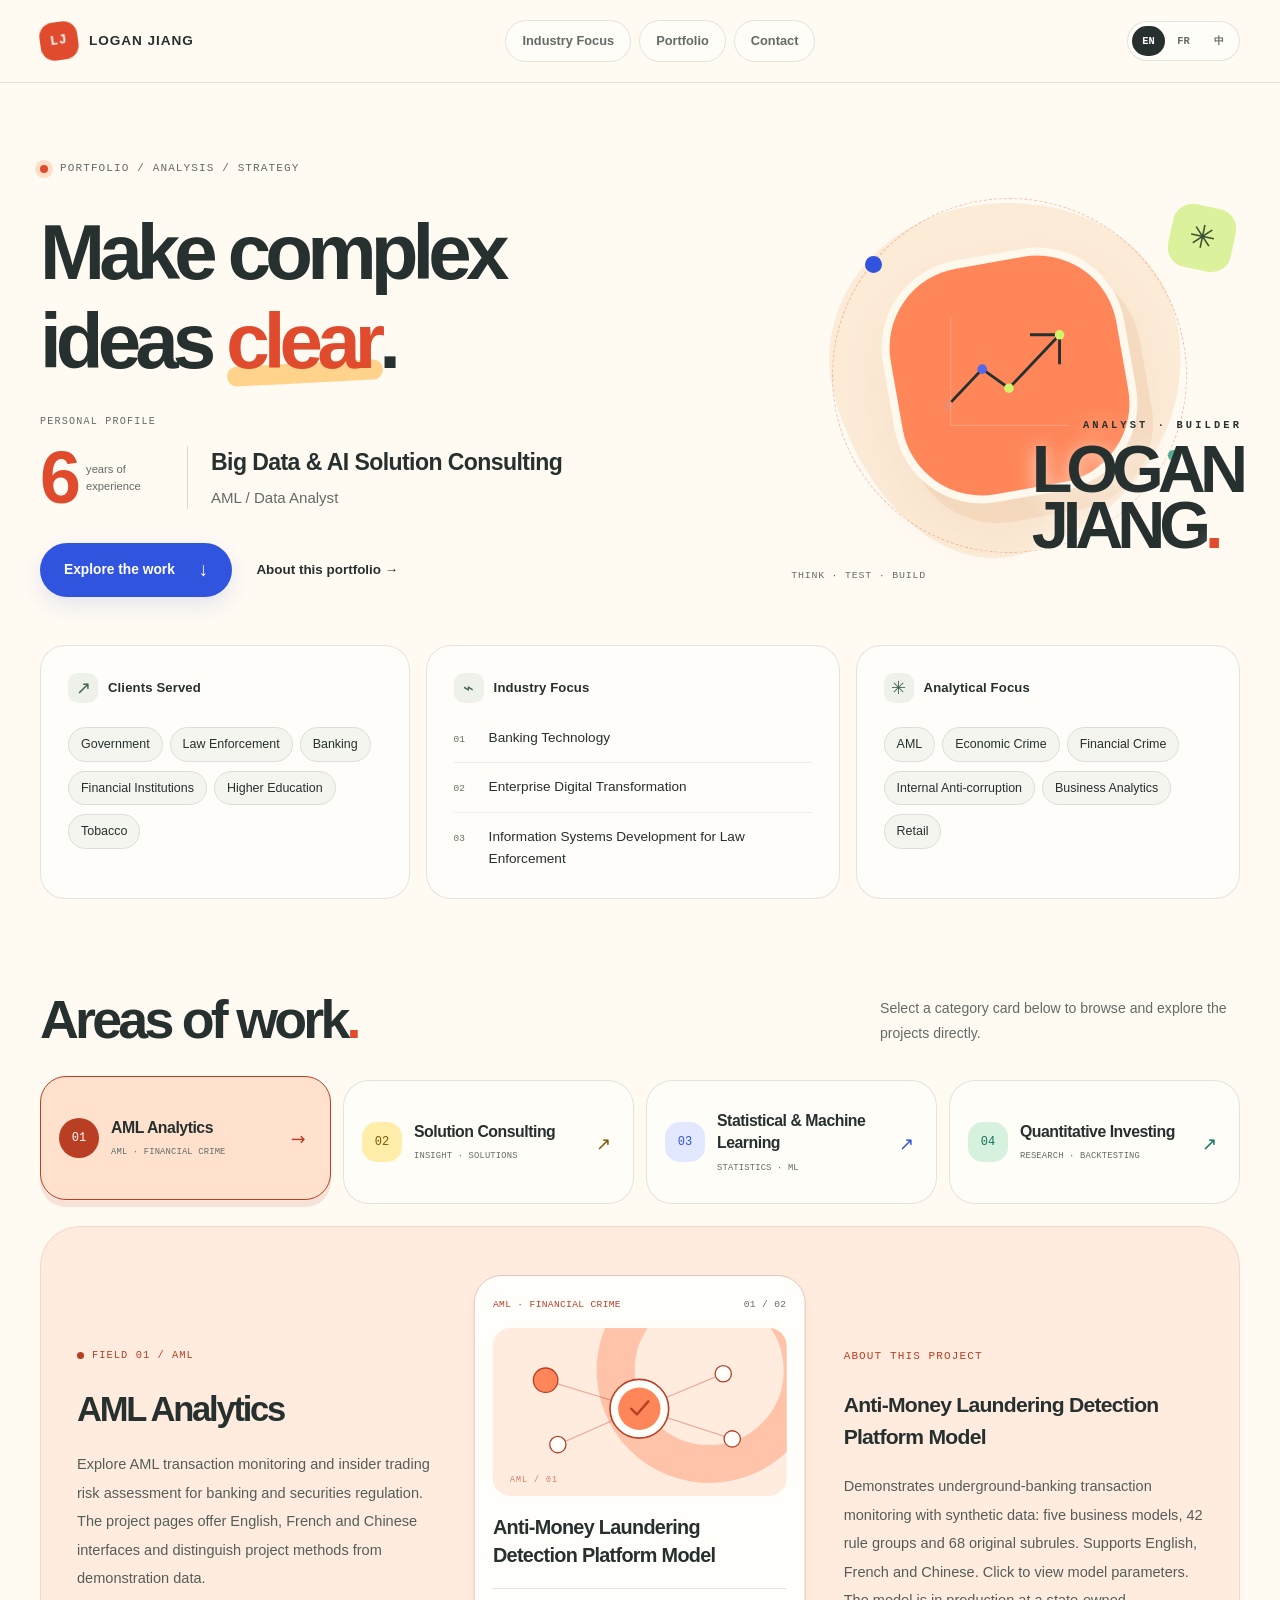
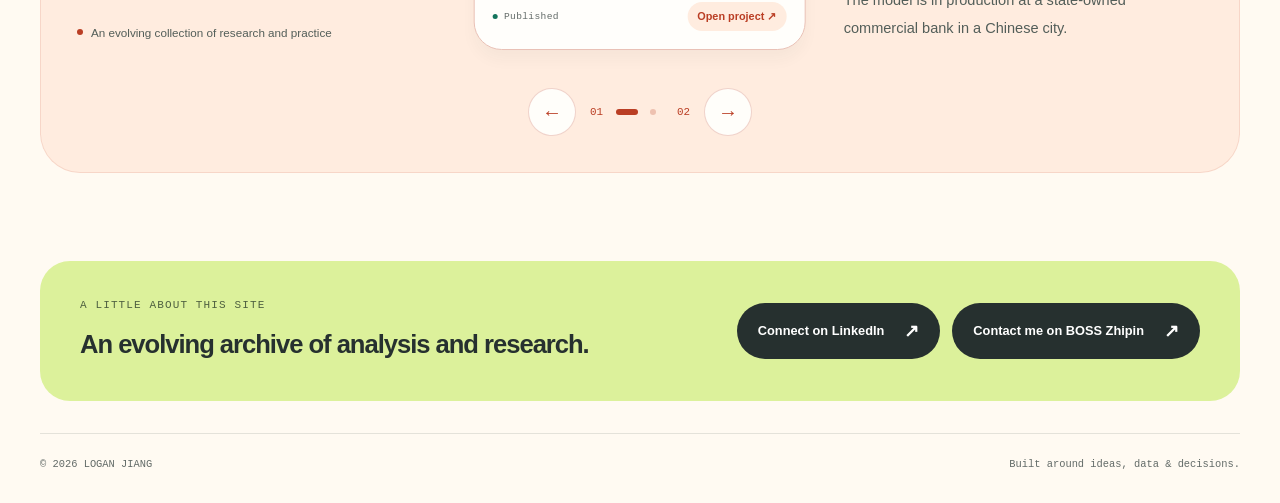
<file: index.html>
<!DOCTYPE html>
<html lang="en">
  <head>
    <meta charset="UTF-8" />
    <meta name="viewport" content="width=device-width, initial-scale=1.0" />
    <meta
      name="description"
      content="Logan Jiang's portfolio in AML, statistical machine learning, solution consulting, and quantitative investing."
    />
    <meta name="theme-color" content="#fffaf2" />
    <title>Logan Jiang — Selected Work</title>
    <link rel="stylesheet" href="assets/portfolio.css?v=20261111-profile-subtitle" />
  </head>
  <body>
    <header class="topbar">
      <nav class="shell nav" aria-label="Main navigation" data-i18n-aria-label="navLabel">
        <a class="brand" href="#home" aria-label="Logan Jiang home" data-i18n-aria-label="brandLabel">
          <span class="brand-mark" data-i18n="brandInitials">LJ</span>
          <span data-i18n="displayName">LOGAN JIANG</span>
        </a>
        <div class="nav-links">
          <a href="#industry-focus" data-i18n="navIndustry">Industry Focus</a>
          <a href="#work" data-i18n="navWork">Portfolio</a>
          <a href="#contact" data-i18n="navContact">Contact</a>
        </div>
        <div class="nav-tools">
          <div class="language-switch" role="group" aria-label="Choose language" data-i18n-aria-label="languageLabel">
            <button type="button" data-language="en" aria-pressed="true" aria-label="English" title="English">EN</button>
            <button type="button" data-language="fr" aria-pressed="false" aria-label="Français" title="Français">FR</button>
            <button type="button" data-language="zh-CN" aria-pressed="false" aria-label="中文" title="中文">中</button>
          </div>
        </div>
      </nav>
    </header>

    <main id="home">
      <section class="shell hero" aria-labelledby="hero-title">
        <div class="hero-copy">
          <span class="eyebrow" data-i18n="heroEyebrow">Portfolio / Analysis / Strategy</span>
          <h1 id="hero-title">
            <span id="hero-title-line-one">Make complex</span><br />
            <span id="hero-title-line-two">ideas </span><span id="hero-title-highlight" class="headline-accent">clear</span><span id="hero-title-ending">.</span>
          </h1>
          <div id="profile" class="profile-intro">
            <p class="profile-kicker" data-i18n="profileKicker">Personal Profile</p>
            <div class="profile-summary">
              <p class="profile-tenure" data-i18n-aria-label="profileExperience" aria-label="6 years of experience in solution consulting for big data and AI."><strong>6</strong><span data-i18n="profileYearsLabel">years of experience</span></p>
              <div class="profile-role">
                <h2 id="profile-title" data-i18n="profileRole">Big Data &amp; AI Solution Consulting</h2>
                <p class="profile-subtitle" data-i18n="profileSubtitle">AML / Data Analyst</p>
              </div>
            </div>
          </div>
          <div class="hero-actions">
            <a class="button-primary" href="#work"><span data-i18n="heroCta">Explore the work</span> <span aria-hidden="true">↓</span></a>
            <a class="text-link" href="#about"><span data-i18n="heroAbout">About this portfolio</span> →</a>
          </div>
        </div>
        <section class="profile-overview" aria-labelledby="profile-title">
          <article class="profile-panel profile-sectors">
            <div class="profile-panel-heading"><span class="profile-panel-mark" aria-hidden="true">↗</span><h3 data-i18n="profileSectorsLabel">Clients Served</h3></div>
            <ul id="profile-sector-list" class="profile-tags">
              <li>Government</li><li>Law Enforcement</li><li>Banking</li><li>Financial Institutions</li><li>Higher Education</li><li>Tobacco</li>
            </ul>
          </article>
          <article id="industry-focus" class="profile-panel profile-specialisms">
            <div class="profile-panel-heading"><span class="profile-panel-mark" aria-hidden="true">⌁</span><h3 data-i18n="profileSpecialismsLabel">Industry Focus</h3></div>
            <ol id="profile-specialism-list" class="profile-specialism-list">
              <li>Banking Technology</li><li>Enterprise Digital Transformation</li><li>Information Systems Development for Law Enforcement</li>
            </ol>
          </article>
          <article class="profile-panel profile-focus">
            <div class="profile-panel-heading"><span class="profile-panel-mark" aria-hidden="true">✳</span><h3 data-i18n="profileFocusLabel">Analytical Focus</h3></div>
            <ul id="profile-focus-list" class="profile-tags">
              <li>AML</li><li>Economic Crime</li><li>Financial Crime</li><li>Internal Anti-corruption</li><li>Business Analytics</li><li>Retail</li>
            </ul>
          </article>
        </section>
        <div class="hero-art">
          <div class="art-ring"></div>
          <div class="art-core">
            <svg viewBox="0 0 180 180" fill="none" aria-hidden="true">
              <path d="M25 121L61 83L89 103L142 47" stroke="currentColor" stroke-width="3" />
              <path d="M111 47H142V78" stroke="currentColor" stroke-width="3" />
              <circle cx="25" cy="121" r="5" fill="#F18A6B" />
              <circle cx="61" cy="83" r="5" fill="#5268E8" />
              <circle cx="89" cy="103" r="5" fill="#D3F36B" />
              <circle cx="142" cy="47" r="5" fill="#D3F36B" />
              <path d="M28 142H151" stroke="rgba(255,255,255,.25)" />
              <path d="M28 28V142" stroke="rgba(255,255,255,.25)" />
            </svg>
          </div>
          <span class="art-sticker" aria-hidden="true">✳</span>
          <span class="art-caption" data-i18n="artCaption">THINK · TEST · BUILD</span>
          <div class="hero-signature">
            <span data-i18n="signatureCaption">ANALYST · BUILDER</span>
            <strong><span data-i18n="signatureFirst">LOGAN</span><br id="signature-name-break" /><span data-i18n="signatureLast">JIANG</span><span class="signature-ending">.</span></strong>
          </div>
        </div>
      </section>

      <section id="work" class="shell portfolio" aria-labelledby="work-title">
        <div class="section-heading reveal">
          <div>
            <h2 id="work-title"><span data-i18n="workTitle">Areas of work</span><span aria-hidden="true">.</span></h2>
          </div>
          <p data-i18n="workIntro">Select a category card below to browse and explore the projects directly.</p>
        </div>

        <div class="portfolio-layout">
          <div class="portfolio-nav" role="group" aria-label="Choose a portfolio field" data-i18n-aria-label="chooseField">
            <button class="portfolio-card reveal" type="button" data-category="aml" aria-pressed="true">
              <span class="card-number">01</span>
              <span class="card-content">
                <h3 data-category-title="aml">AML Analytics</h3>
                <span class="card-label" data-category-label="aml">AML · FINANCIAL CRIME</span>
              </span>
              <span class="card-arrow" aria-hidden="true">↗</span>
            </button>

            <button class="portfolio-card reveal" type="button" data-category="consulting" aria-pressed="false">
              <span class="card-number">02</span>
              <span class="card-content">
                <h3 data-category-title="consulting">Solution Consulting</h3>
                <span class="card-label" data-category-label="consulting">INSIGHT · SOLUTIONS</span>
              </span>
              <span class="card-arrow" aria-hidden="true">↗</span>
            </button>

            <button class="portfolio-card reveal" type="button" data-category="ml" aria-pressed="false">
              <span class="card-number">03</span>
              <span class="card-content">
                <h3 data-category-title="ml">Statistical &amp; Machine Learning</h3>
                <span class="card-label" data-category-label="ml">STATISTICS · ML</span>
              </span>
              <span class="card-arrow" aria-hidden="true">↗</span>
            </button>

            <button class="portfolio-card reveal" type="button" data-category="quant" aria-pressed="false">
              <span class="card-number">04</span>
              <span class="card-content">
                <h3 data-category-title="quant">Quantitative Investing</h3>
                <span class="card-label" data-category-label="quant">RESEARCH · BACKTESTING</span>
              </span>
              <span class="card-arrow" aria-hidden="true">↗</span>
            </button>
          </div>

          <div id="category-detail" class="detail-wrap reveal" data-tone="aml">
            <div class="detail-copy" aria-live="polite" aria-atomic="true">
              <span class="micro-label" id="detail-kicker">FIELD 01 / AML</span>
              <h3 id="detail-title">AML Analytics</h3>
              <p id="detail-description">
                Explore AML transaction monitoring and insider trading risk assessment for banking and securities regulation. The project pages offer English, French and Chinese interfaces and distinguish project methods from demonstration data.
              </p>
              <span class="detail-note" data-i18n="detailNote">An evolving collection of research and practice</span>
            </div>
            <div id="project-card-window" class="project-card-window" role="region" aria-roledescription="carousel" aria-label="Project gallery. Use the left and right arrow keys to browse" data-i18n-aria-label="projectGallery" tabindex="0">
              <div id="project-card-track" class="project-card-track"></div>
            </div>
            <div class="detail-controls">
              <button
                id="previous-project"
                class="carousel-button"
                type="button"
                aria-label="Previous project card"
                data-i18n-aria-label="previousProject"
              >
                <span aria-hidden="true">←</span>
              </button>
              <div class="carousel-position">
                <span id="carousel-current" aria-hidden="true">01</span>
                <div id="carousel-track" class="carousel-track" role="group" aria-label="Choose a project" data-i18n-aria-label="chooseProject"></div>
                <span id="carousel-total" aria-hidden="true">02</span>
                <span id="carousel-announcement" class="sr-only" aria-live="polite" aria-atomic="true"></span>
              </div>
              <button
                id="next-project"
                class="carousel-button"
                type="button"
                aria-label="Next project card"
                data-i18n-aria-label="nextProject"
              >
                <span aria-hidden="true">→</span>
              </button>
            </div>
            <div id="project-detail" class="project-detail" aria-live="polite" aria-atomic="true">
              <span class="micro-label" data-i18n="projectDetailLabel">About this project</span>
              <h4 id="project-detail-title">Anti-Money Laundering Detection Platform Model</h4>
              <p id="project-detail-description">Demonstrates underground-banking transaction monitoring with synthetic data: five business models, 42 rule groups and 68 original subrules. Supports English, French and Chinese. Click to view model parameters. The model is in production at a state-owned commercial bank in a Chinese city.</p>
            </div>
          </div>
        </div>
      </section>

      <section id="about" class="shell contact reveal" aria-label="About this portfolio" data-i18n-aria-label="aboutLabel">
        <div class="contact-copy">
          <span class="micro-label" data-i18n="aboutKicker">A little about this site</span>
          <strong data-i18n="aboutStatement">An evolving archive of analysis and research.</strong>
        </div>
        <div class="contact-actions">
          <a
            class="contact-link"
            href="https://www.linkedin.com/in/logan-jiang"
            target="_blank"
            rel="noopener noreferrer"
          >
            <span data-i18n="linkedinLink">Connect on LinkedIn</span> <span aria-hidden="true">↗</span>
          </a>
          <a
            class="contact-link boss-contact-link"
            href="https://m.zhipin.com/mpa/html/resume-detail?sid=self&amp;securityId=v2.1.CJOYDEmf4oox4PCu.[base64]"
            target="_blank"
            rel="noopener noreferrer"
          >
            <span data-i18n="bossLink">Contact me on BOSS Zhipin</span> <span aria-hidden="true">↗</span>
          </a>
        </div>
      </section>
    </main>

    <footer class="shell" id="contact">
      <span data-i18n="footerCopyright">© 2026 LOGAN JIANG</span>
      <span data-i18n="footerTagline">Built around ideas, data &amp; decisions.</span>
    </footer>

    <script>
      const cards = document.querySelectorAll(".portfolio-card");
      const detail = document.querySelector("#category-detail");
      const detailKicker = document.querySelector("#detail-kicker");
      const detailTitle = document.querySelector("#detail-title");
      const detailDescription = document.querySelector("#detail-description");
      const projectCardWindow = document.querySelector("#project-card-window");
      const projectCardTrack = document.querySelector("#project-card-track");
      const projectDetailTitle = document.querySelector("#project-detail-title");
      const projectDetailDescription = document.querySelector("#project-detail-description");
      const carouselCurrent = document.querySelector("#carousel-current");
      const carouselTotal = document.querySelector("#carousel-total");
      const carouselTrack = document.querySelector("#carousel-track");
      const languages = {
        "zh-CN": {
          title: "Logan Jiang — 个人作品集",
          description: "Logan Jiang 的个人作品集，聚焦 AML、统计机器学习、解决方案咨询与量化投资。",
          fieldPrefix: "方向",
          navLabel: "主导航",
          brandLabel: "Logan Jiang 首页",
          displayName: "LOGAN JIANG",
          brandInitials: "LJ",
          signatureFirst: "LOGAN",
          signatureLast: "JIANG",
          footerCopyright: "© 2026 LOGAN JIANG",
          languageLabel: "选择语言",
          navIndustry: "行业方向",
          navWork: "作品集",
          navContact: "联系我",
          profileKicker: "个人简介",
          profileRole: "大数据与 AI 解决方案咨询",
          profileSubtitle: "AML / 数据分析师",
          profileYearsLabel: "年工作经验",
          profileExperience: "大数据与 AI 方向解决方案咨询，6 年工作经验。",
          profileSectorsLabel: "服务客户",
          profileSectorItems: ["政府", "执法机构", "银行", "金融机构", "高校", "烟草"],
          profileSpecialismsLabel: "行业方向",
          profileSpecialismItems: ["银行科技", "企业数字化转型", "执法机构信息化建设"],
          profileFocusLabel: "数据分析方向",
          profileFocusItems: ["反洗钱", "经济犯罪", "金融犯罪", "内部反腐", "商业分析", "零售"],
          heroEyebrow: "作品集 / 分析 / 策略",
          heroLineOne: "让复杂问题",
          heroLineTwo: "变得",
          heroHighlight: "清晰",
          heroEnding: "。",
          heroIntro: "以数据探索问题，以模型验证判断，以可执行的方案连接洞察与决策。这里记录我在风险分析、机器学习、咨询与量化投资方向的个人作品。",
          heroCta: "探索作品集",
          heroAbout: "了解这个作品集",
          artCaption: "思考 · 验证 · 构建",
          signatureCaption: "分析 · 创造",
          workTitle: "作品集方向",
          workIntro: "选择作品集方向下的各类卡片可以直接浏览体验作品。",
          projectGallery: "作品展示，可使用左右方向键切换",
          singleProjectGallery: "作品展示",
          chooseProject: "选择作品",
          chooseField: "选择作品集方向",
          previousProject: "上一张作品",
          nextProject: "下一张作品",
          openProject: "打开作品",
          published: "已发布",
          projectDetailLabel: "作品说明",
          detailNote: "持续记录研究与实践，更多作品陆续更新",
          comingSoon: "即将上线",
          detailDescriptionAml: "面向银行与证券监管场景，展示反洗钱交易监测与证券市场内幕交易风险研判模型。项目页面提供英、法、中三语界面，并区分项目方法与演示数据。",
          aboutLabel: "关于这个作品集",
          aboutKicker: "关于这个网站",
          aboutStatement: "一个持续生长的分析与研究档案。",
          linkedinLink: "在 LinkedIn 联系我",
          bossLink: "在BOSS直聘联系我",
          footerTagline: "围绕想法、数据与决策构建。",
        },
        en: {
          title: "Logan Jiang — Selected Work",
          description: "Logan Jiang's portfolio in AML, statistical machine learning, solution consulting, and quantitative investing.",
          fieldPrefix: "FIELD",
          navLabel: "Main navigation",
          brandLabel: "Logan Jiang home",
          displayName: "LOGAN JIANG",
          brandInitials: "LJ",
          signatureFirst: "LOGAN",
          signatureLast: "JIANG",
          footerCopyright: "© 2026 LOGAN JIANG",
          languageLabel: "Choose language",
          navIndustry: "Industry Focus",
          navWork: "Portfolio",
          navContact: "Contact",
          profileKicker: "Personal Profile",
          profileRole: "Big Data & AI Solution Consulting",
          profileSubtitle: "AML / Data Analyst",
          profileYearsLabel: "years of experience",
          profileExperience: "6 years of experience in solution consulting for big data and AI.",
          profileSectorsLabel: "Clients Served",
          profileSectorItems: ["Government", "Law Enforcement", "Banking", "Financial Institutions", "Higher Education", "Tobacco"],
          profileSpecialismsLabel: "Industry Focus",
          profileSpecialismItems: ["Banking Technology", "Enterprise Digital Transformation", "Information Systems Development for Law Enforcement"],
          profileFocusLabel: "Analytical Focus",
          profileFocusItems: ["AML", "Economic Crime", "Financial Crime", "Internal Anti-corruption", "Business Analytics", "Retail"],
          heroEyebrow: "Portfolio / Analysis / Strategy",
          heroLineOne: "Make complex",
          heroLineTwo: "ideas ",
          heroHighlight: "clear",
          heroEnding: ".",
          heroIntro: "I explore questions with data, test ideas with models, and connect insight to action. This portfolio brings together selected work in risk analysis, machine learning, consulting, and quantitative investing.",
          heroCta: "Explore the work",
          heroAbout: "About this portfolio",
          artCaption: "THINK · TEST · BUILD",
          signatureCaption: "ANALYST · BUILDER",
          workTitle: "Areas of work",
          workIntro: "Select a category card below to browse and explore the projects directly.",
          projectGallery: "Project gallery. Use the left and right arrow keys to browse",
          singleProjectGallery: "Project gallery",
          chooseProject: "Choose a project",
          chooseField: "Choose a portfolio field",
          previousProject: "Previous project card",
          nextProject: "Next project card",
          openProject: "Open project",
          published: "Published",
          projectDetailLabel: "About this project",
          detailNote: "An evolving collection of research and practice",
          comingSoon: "Coming soon",
          detailDescriptionAml: "Explore AML transaction monitoring and insider trading risk assessment for banking and securities regulation. The project pages offer English, French and Chinese interfaces and distinguish project methods from demonstration data.",
          aboutLabel: "About this portfolio",
          aboutKicker: "A little about this site",
          aboutStatement: "An evolving archive of analysis and research.",
          linkedinLink: "Connect on LinkedIn",
          bossLink: "Contact me on BOSS Zhipin",
          footerTagline: "Built around ideas, data & decisions.",
        },
        fr: {
          title: "Logan Jiang — Portfolio",
          description: "Le portfolio de Logan Jiang : AML, apprentissage automatique statistique, conseil en solutions et investissement quantitatif.",
          fieldPrefix: "DOMAINE",
          navLabel: "Navigation principale",
          brandLabel: "Accueil de Logan Jiang",
          displayName: "LOGAN JIANG",
          brandInitials: "LJ",
          signatureFirst: "LOGAN",
          signatureLast: "JIANG",
          footerCopyright: "© 2026 LOGAN JIANG",
          languageLabel: "Choisir la langue",
          navIndustry: "Domaines d’intervention",
          navWork: "Portfolio",
          navContact: "Contact",
          profileKicker: "Profil personnel",
          profileRole: "Conseil en solutions de données massives et d’IA",
          profileSubtitle: "LBC / Analyste de données",
          profileYearsLabel: "ans d’expérience",
          profileExperience: "6 ans d’expérience en conseil en solutions de données massives et d’intelligence artificielle.",
          profileSectorsLabel: "Clients accompagnés",
          profileSectorItems: ["Administrations", "Application de la loi", "Banques", "Institutions financières", "Enseignement supérieur", "Industrie du tabac"],
          profileSpecialismsLabel: "Domaines d’intervention",
          profileSpecialismItems: ["Technologies bancaires", "Transformation numérique des entreprises", "Mise en place de systèmes d’information pour l’application de la loi"],
          profileFocusLabel: "Axes d’analyse",
          profileFocusItems: ["LBC", "Criminalité économique", "Criminalité financière", "Anticorruption interne", "Analytique d’affaires", "Commerce de détail"],
          heroEyebrow: "Portfolio / Analyse / Stratégie",
          heroLineOne: "Des données,",
          heroLineTwo: "des idées ",
          heroHighlight: "claires",
          heroEnding: ".",
          heroIntro: "J’explore les questions avec les données, je vérifie les hypothèses avec des modèles et je transforme les analyses en actions. Ce portfolio rassemble mes travaux en analyse des risques, apprentissage automatique, conseil et investissement quantitatif.",
          heroCta: "Découvrir les projets",
          heroAbout: "À propos du portfolio",
          artCaption: "PENSER · TESTER · CRÉER",
          signatureCaption: "ANALYSTE · CRÉATEUR",
          workTitle: "Domaines d’activité",
          workIntro: "Choisissez une carte de catégorie ci-dessous pour parcourir et découvrir directement les projets.",
          projectGallery: "Galerie de projets. Utilisez les flèches gauche et droite pour naviguer",
          singleProjectGallery: "Galerie de projets",
          chooseProject: "Choisir un projet",
          chooseField: "Choisir un domaine du portfolio",
          previousProject: "Carte précédente",
          nextProject: "Carte suivante",
          openProject: "Voir le projet",
          published: "Publié",
          projectDetailLabel: "À propos du projet",
          detailNote: "Une collection évolutive de recherches et de réalisations",
          comingSoon: "Bientôt disponible",
          detailDescriptionAml: "Découvrez la surveillance des transactions en LBC et l’évaluation du risque d’opérations d’initiés pour les banques et la réglementation des marchés. Les projets proposent des interfaces en anglais, français et chinois et distinguent les méthodes des données de démonstration.",
          aboutLabel: "À propos de ce portfolio",
          aboutKicker: "À propos de ce site",
          aboutStatement: "Un carnet évolutif d’analyses et de recherches.",
          linkedinLink: "Me contacter sur LinkedIn",
          bossLink: "Me contacter sur BOSS Zhipin",
          footerTagline: "Au croisement des idées, des données et des décisions.",
        },
      };

      const categories = {
        aml: {
          number: "01",
          tone: "aml",
          artMark: "A",
          label: { "zh-CN": "AML", en: "AML", fr: "LBC / AML" },
          title: { "zh-CN": "反洗钱分析", en: "AML Analytics", fr: "Analyse LBC / AML" },
          cardLabel: { "zh-CN": "AML · 金融犯罪", en: "AML · FINANCIAL CRIME", fr: "LBC · CRIMINALITÉ FINANCIÈRE" },
          description: {
            "zh-CN": languages["zh-CN"].detailDescriptionAml,
            en: languages.en.detailDescriptionAml,
            fr: languages.fr.detailDescriptionAml,
          },
          topics: {
            "zh-CN": ["反洗钱检测平台模型","证券市场内幕交易风险研判模型"],
            en: ["Anti-Money Laundering Detection Platform Model","Securities Market Insider Trading Risk Assessment Model"],
            fr: ["Modèle de plateforme de détection LBC","Modèle d’évaluation du risque d’opérations d’initiés sur les marchés boursiers"],
          },
          projectDescriptions: {
            "zh-CN": [
              "以合成交易数据演示地下钱庄交易监测：五个业务模型、42个规则组、68条原始子规则。支持英、法、中三语切换。模型参数点击即可查看，该模型已在中国某市的国有商业银行上线运行。",
              "以中国某省的证券市场为基础，通过多维数据分析，对省内可能具有内幕交易风险的企业进行风险感知。通过分层抽样，抽取了省内11家上市企业，核验交易异动、账户关系、资金流向与通联线索。沿九阶段调查流程梳理证据联系，以此锁定高危风险企业。页面支持中、英、法三语切换，并区分报告内容与模拟案例。",
            ],
            en: [
              "Demonstrates underground-banking transaction monitoring with synthetic data: five business models, 42 rule groups and 68 original subrules. Supports English, French and Chinese. Click to view model parameters. The model is in production at a state-owned commercial bank in a Chinese city.",
              "Based on securities markets in a Chinese province, this model uses multidimensional data analysis to identify companies in the province that may present insider trading risk. Stratified sampling selects 11 listed companies in the province to examine trading anomalies, account relationships, fund flows and contact traces. Evidence is connected across nine investigation stages to identify high-risk companies. The page supports Chinese, English and French and distinguishes the report from the simulated case.",
            ],
            fr: [
              "Démonstration de la surveillance des transactions de banques clandestines à partir de données synthétiques : cinq modèles métier, 42 groupes de règles et 68 sous-règles d’origine. Interface en anglais, français et chinois. Les paramètres du modèle sont accessibles d’un clic. Le modèle est en production dans une banque commerciale d’État située dans une ville chinoise.",
              "Fondé sur le marché des valeurs mobilières d’une province chinoise, ce modèle utilise une analyse multidimensionnelle pour repérer les entreprises de la province susceptibles de présenter un risque d’opérations d’initiés. Un échantillonnage stratifié sélectionne 11 sociétés cotées de la province afin de vérifier les anomalies de transactions, les liens entre comptes, les flux financiers et les indices de communication. Un parcours d’enquête en neuf étapes relie les éléments probants pour cibler les entreprises à risque élevé. La page propose le chinois, l’anglais et le français et distingue le contenu du rapport du cas simulé.",
            ],
          },
        },
        consulting: {
          number: "02",
          tone: "consulting",
          artMark: "S",
          label: { "zh-CN": "解决方案咨询", en: "SOLUTION CONSULTING", fr: "CONSEIL EN SOLUTIONS" },
          title: { "zh-CN": "解决方案咨询", en: "Solution Consulting", fr: "Conseil en solutions" },
          cardLabel: { "zh-CN": "洞察 · 解决方案", en: "INSIGHT · SOLUTIONS", fr: "ANALYSE · SOLUTIONS" },
          description: {
            "zh-CN": "从业务目标出发，连接现状诊断、数据洞察与方案设计，关注建议如何转化为可执行的行动。",
            en: "Starting with business goals, connect diagnosis and data insights to practical solutions and actionable plans.",
            fr: "Partir des objectifs métier pour relier diagnostic, analyse des données et solutions concrètes, puis définir un plan d’action.",
          },
          topics: {
            "zh-CN": ["警校大数据实战训练平台"],
            en: ["Police Academy Big Data Practical Training Platform"],
            fr: ["Plateforme de formation pratique au big data pour une école de police"],
          },
          projectDescriptions: {
            "zh-CN": [
              "围绕400+名学员与20+名教师开展调研，独立设计五模块一体化大数据实战训练方案，统筹平台、实验室与配套硬件的实施交付。项目于2022年9月交付，3个月内通过验收。",
            ],
            en: [
              "A delivered solution informed by research with 400+ students and 20+ faculty. I independently designed five integrated training modules and coordinated delivery across the platform, laboratory and supporting hardware. Delivered in September 2022 and accepted within three months.",
            ],
            fr: [
              "Une solution issue d’une étude auprès de plus de 400 étudiants et de plus de 20 enseignants. J’ai conçu de manière autonome cinq modules de formation intégrés et coordonné la livraison de la plateforme, du laboratoire et du matériel. Projet livré en septembre 2022 et réceptionné sous trois mois.",
            ],
          },
        },
        ml: {
          number: "03",
          tone: "ml",
          artMark: "M",
          label: { "zh-CN": "统计 / 机器学习", en: "STATISTICS / ML", fr: "STATISTIQUES / ML" },
          title: { "zh-CN": "统计与机器学习", en: "Statistical & Machine Learning", fr: "Statistiques et apprentissage automatique" },
          cardLabel: { "zh-CN": "统计 · 机器学习", en: "STATISTICS · ML", fr: "STATISTIQUES · ML" },
          description: {
            "zh-CN": "以扎实的数据理解和统计方法为基础，呈现从特征探索、模型构建到评估解释的完整思路。",
            en: "A rigorous workflow from data exploration and feature engineering to model development, evaluation, and interpretation.",
            fr: "Une démarche rigoureuse, de l’exploration des données et des variables jusqu’à la création, l’évaluation et l’interprétation des modèles.",
          },
          topics: {
            "zh-CN": ["药房交易收入预测（机器学习）"],
            en: ["Pharmacy Transaction Revenue Prediction (Machine Learning)"],
            fr: ["Prédiction des revenus des transactions en pharmacie (apprentissage automatique)"],
          },
          projectDescriptions: {
            "zh-CN": ["在已知销量的前提下，基于62,139条药房销售交易记录，使用门店规模、药房类型、产品标准成本、标价与销量预测单笔交易收入；比较线性回归与随机森林，并通过训练／测试集评估模型表现。查看原始英文Notebook及图表结果。"],
            en: ["Using 62,139 pharmacy sales transactions, predict revenue per transaction from store size, pharmacy type, standard product cost, list price and quantity sold, assuming quantity is already known. Compare linear regression with random forest and evaluate performance on training and test sets. View the original English notebook, charts and results."],
            fr: ["À partir de 62 139 transactions de vente en pharmacie, prédire le revenu par transaction selon la taille du magasin, le type de pharmacie, le coût standard du produit, le prix catalogue et la quantité vendue, en supposant cette quantité déjà connue. Comparer la régression linéaire et la forêt aléatoire, puis évaluer les modèles sur les ensembles d’entraînement et de test. Consulter le notebook d’origine en anglais, ses graphiques et ses résultats."],
          },
        },
        quant: {
          number: "04",
          tone: "quant",
          artMark: "Q",
          label: { "zh-CN": "量化投资", en: "QUANTITATIVE INVESTING", fr: "INVESTISSEMENT QUANTITATIF" },
          title: { "zh-CN": "量化投资", en: "Quantitative Investing", fr: "Investissement quantitatif" },
          cardLabel: { "zh-CN": "研究 · 回测", en: "RESEARCH · BACKTESTING", fr: "RECHERCHE · BACKTESTING" },
          description: {
            "zh-CN": "记录市场数据分析、策略假设与历史回测研究，注重风险控制、结果验证与研究可复现性。",
            en: "Researching market data, strategy hypotheses, and historical backtests with an emphasis on risk, validation, and reproducibility.",
            fr: "Étudier les données de marché, les hypothèses de stratégie et les tests historiques, avec une attention particulière au risque et à la reproductibilité.",
          },
          topics: {
            "zh-CN": ["个股行情与技术面分析","超跌反弹短线选股器"],
            en: ["Stock Quotes & Technical Analysis","Oversold Reversal Stock Screener"],
            fr: ["Cours boursiers et analyse technique","Sélecteur de titres en rebond après survente"],
          },
          projectDescriptions: {
            "zh-CN": [
              "输入股票代码，查看行情、日K线与成交量，结合均线、布林带、MACD、RSI 和 WR 指标，观察价格走势与技术信号。",
              "结合跌幅、量价表现与技术确认信号筛选超跌股票，按级别展示结果，并提供指标评分与预期盈亏比，辅助复核候选标的。",
            ],
            en: [
              "Look up a stock to view quotes, daily candlesticks, and volume alongside moving averages, Bollinger Bands, MACD, RSI, and Williams %R.",
              "Screen oversold stocks using price declines, volume, and technical confirmation signals. Review graded results, indicator scores, and estimated reward-to-risk ratios.",
            ],
            fr: [
              "Consultez les cours, les chandeliers journaliers et les volumes, avec les moyennes mobiles, les bandes de Bollinger, le MACD, le RSI et le Williams %R.",
              "Filtrez les titres survendus selon la baisse, les volumes et les confirmations techniques. Comparez les niveaux, les scores et les ratios rendement-risque estimés.",
            ],
          },
        },
      };

      const projectDestinations = {
        aml: [
          "projects/aml/index.html",
          "projects/insider-trading/index.html",
        ],
        consulting: [
          "projects/police-academy/index.html",
        ],
        ml: [
          "https://github.com/LoganJiangCa/Machine-Learning-projects/blob/main/pharmacy-revenue-prediction/pharmacy_revenue_prediction_ML%20project.ipynb",
        ],
        quant: [
          "Stock%20Quantitative_Tools/Stock%20Quotes%20%26%20Technical%20Analysis.%20bilingual.html",
          "Stock%20Quantitative_Tools/%E8%B6%85%E8%B7%8C%E5%8F%8D%E5%BC%B9%E7%9F%AD%E7%BA%BF%E9%80%89%E8%82%A1%E5%99%A8.html",
        ],
      };

      let currentLanguage = "en";
      let currentCategory = "aml";
      let currentProject = 0;
      let carouselPosition = 1;
      let isSliding = false;
      const pendingSteps = [];
      let slideAnimation;
      let settleTimer;
      let queuedFrame = null;
      let categoryAnimations = [];
      const reducedMotion = window.matchMedia("(prefers-reduced-motion: reduce)");
      const languageButtons = document.querySelectorAll(".language-switch button");
      const carouselAnnouncement = document.querySelector("#carousel-announcement");

      function projectIllustration(category, index) {
        const accent = "var(--detail-accent)";
        const pop = "var(--detail-pop)";
        let drawing = "";
        if (category === "aml") {
          const centerX = [180, 205, 155][index];
          const nodes = [[65, 51], [80, 130], [283, 43], [294, 123]];
          drawing = `<g stroke="${accent}" stroke-opacity=".35" stroke-width="1.6">${nodes.map(([x, y]) => `<path d="M${x} ${y}L${centerX} 86"/>`).join("")}</g>
            ${nodes.map(([x, y], i) => `<circle cx="${x}" cy="${y}" r="${i === index ? 15 : 10}" fill="${i === index ? pop : "#fffefb"}" stroke="${accent}" stroke-width="1.6"/>`).join("")}
            <circle cx="${centerX}" cy="86" r="36" fill="#fffefb" stroke="${accent}" stroke-width="2"/>
            <circle cx="${centerX}" cy="86" r="26" fill="${pop}"/>
            <path d="M${centerX - 10} 86l7 7 14-16" stroke="${accent}" stroke-width="3" stroke-linecap="round" stroke-linejoin="round"/>`;
        } else if (category === "ml") {
          const curves = ["M45 130C90 128 100 105 140 96S220 60 310 40", "M45 123C100 35 130 138 185 78S270 45 310 52", "M45 130C100 130 110 50 175 62S235 95 310 37"];
          drawing = `<g stroke="${accent}" stroke-opacity=".14"><path d="M45 40H315M45 85H315M45 130H315"/><path d="M90 30V140M160 30V140M230 30V140M300 30V140"/></g>
            <path d="M40 28V140H320" stroke="${accent}" stroke-opacity=".5" stroke-linecap="round"/>
            ${[[64, 122], [94, 107], [130, 117], [158, 78], [191, 89], [223, 54], [261, 65], [295, 36]].map(([x, y], i) => `<circle cx="${x}" cy="${y + (index - 1) * (i % 2 ? 9 : -6)}" r="5" fill="${accent}" opacity=".5"/>`).join("")}
            <path d="${curves[index]}" stroke="${accent}" stroke-width="3.5" stroke-linecap="round"/>
            <circle cx="${[140, 185, 175][index]}" cy="${[96, 78, 62][index]}" r="10" fill="${pop}" stroke="#fffefb" stroke-width="4"/>`;
        } else if (category === "consulting") {
          drawing = `<path d="M85 85H270" stroke="${accent}" stroke-width="2" stroke-dasharray="5 6"/>
            ${[72, 180, 288].map((x, i) => `<rect x="${x - 32}" y="53" width="64" height="64" rx="22" fill="${i === index % 3 ? pop : "#fffefb"}" stroke="${accent}" stroke-opacity=".5"/>
              <circle cx="${x}" cy="85" r="${i === index % 3 ? 13 : 8}" fill="none" stroke="${accent}" stroke-width="2"/>
              <path d="M${x - 15} 135H${x + 15}" stroke="${accent}" stroke-width="3" stroke-opacity=".3" stroke-linecap="round"/>`).join("")}
            <path d="M110 35Q180 0 250 35" stroke="${accent}" stroke-opacity=".3" stroke-width="1.5"/>`;
        } else {
          const heights = [29, 46, 35, 61, 44, 70, 51, 76];
          drawing = `<path d="M35 140H325" stroke="${accent}" stroke-opacity=".2"/>
            ${heights.map((height, i) => {
              const x = 53 + i * 35;
              const y = 132 - height - (index * 8 * (i % 2));
              return `<path d="M${x} ${y - 11}V${y + 35}" stroke="${accent}" stroke-width="1.5"/><rect x="${x - 7}" y="${y}" width="14" height="24" rx="4" fill="${i % 3 === index ? accent : pop}"/>`;
            }).join("")}
            <path d="${["M43 105Q98 134 145 91T218 76T315 31", "M43 61Q105 119 158 117T238 83T315 45", "M43 124Q98 115 145 91T218 60T315 28"][index]}" stroke="${accent}" stroke-width="2.5" stroke-linecap="round"/>`;
        }
        return `<svg viewBox="0 0 360 180" fill="none" aria-hidden="true" focusable="false">${drawing}</svg>`;
      }

      function renderCategory(animate = false) {
        const category = categories[currentCategory];
        if (!category) return;
        clearTimeout(settleTimer);
        cancelAnimationFrame(queuedFrame);
        queuedFrame = null;
        cancelSlideAnimation();
        isSliding = false;
        pendingSteps.length = 0;
        categoryAnimations.forEach((animation) => animation.cancel());
        categoryAnimations = [];

        cards.forEach((card) => {
          const item = categories[card.dataset.category];
          card.setAttribute("aria-pressed", String(card.dataset.category === currentCategory));
          card.querySelector("[data-category-title]").textContent = item.title[currentLanguage];
          card.querySelector("[data-category-label]").textContent = item.cardLabel[currentLanguage];
        });

        detail.setAttribute("data-tone", category.tone);
        detailKicker.textContent = `${languages[currentLanguage].fieldPrefix} ${category.number} / ${category.label[currentLanguage]}`;
        detailTitle.textContent = category.title[currentLanguage];
        detailDescription.textContent = category.description[currentLanguage];

        const topics = category.topics[currentLanguage];
        projectCardTrack.replaceChildren(
          ...[topics.length - 1, ...topics.map((_, index) => index), 0].map((index, position) => {
            const topic = topics[index];
            const slide = document.createElement("div");
            const destination = projectDestinations[currentCategory]?.[index];
            const card = document.createElement(destination ? "a" : "article");
            const top = document.createElement("div");
            const label = document.createElement("span");
            const number = document.createElement("span");
            const artwork = document.createElement("div");
            const illustration = document.createElement("span");
            const title = document.createElement("h4");
            const footer = document.createElement("div");
            const status = document.createElement("span");
            const action = document.createElement("span");

            slide.className = "project-slide";
            slide.dataset.projectIndex = index;
            slide.dataset.clone = String(position === 0 || position === topics.length + 1);
            slide.setAttribute("role", "group");
            slide.setAttribute("aria-roledescription", "slide");
            slide.setAttribute("aria-label", `${index + 1} / ${topics.length}: ${topic}`);
            card.className = "project-card";
            card.dataset.number = String(index + 1).padStart(2, "0");
            if (destination) {
              card.href = destination === "projects/police-academy/index.html"
                ? `${destination}?lang=${currentLanguage === "zh-CN" ? "zh" : currentLanguage}`
                : destination;
              card.setAttribute("aria-label", `${topic} — ${languages[currentLanguage].openProject}`);
            } else {
              card.setAttribute("aria-disabled", "true");
            }
            top.className = "project-card-top";
            label.className = "project-card-label";
            label.textContent = category.cardLabel[currentLanguage];
            number.className = "project-card-status";
            number.textContent = `${String(index + 1).padStart(2, "0")} / ${String(topics.length).padStart(2, "0")}`;
            artwork.className = "project-card-art";
            artwork.dataset.caption = `${category.label.en} / ${String(index + 1).padStart(2, "0")}`;
            artwork.setAttribute("aria-hidden", "true");
            illustration.className = "project-card-illustration";
            illustration.innerHTML = projectIllustration(currentCategory, index);
            title.className = "project-card-title";
            title.textContent = topic;
            footer.className = "project-card-footer";
            status.className = "project-card-status";
            status.textContent = destination ? languages[currentLanguage].published : languages[currentLanguage].comingSoon;
            action.className = "project-card-action";
            action.textContent = destination
              ? `${languages[currentLanguage].openProject} ↗`
              : languages[currentLanguage].comingSoon;

            top.append(label, number);
            artwork.append(illustration);
            footer.append(status, action);
            card.append(top, artwork, title, footer);
            slide.append(card);
            return slide;
          })
        );
        carouselTrack.replaceChildren(...topics.map((topic, index) => {
          const marker = document.createElement("button");
          marker.type = "button";
          marker.className = "carousel-dot";
          marker.setAttribute("aria-label", `${index + 1} / ${topics.length}: ${topic}`);
          marker.addEventListener("click", () => moveToProject(index));
          return marker;
        }));
        carouselPosition = currentProject + 1;
        positionTrack(true);
        syncCarousel();
        if (animate && !reducedMotion.matches && typeof projectCardWindow.animate === "function") {
          categoryAnimations = [detail.querySelector(".detail-copy"), projectCardWindow, detail.querySelector("#project-detail"), detail.querySelector(".detail-controls")].map((element, index) =>
            element.animate(
              [{ opacity: .15, transform: "translateY(14px)" }, { opacity: 1, transform: "translateY(0)" }],
              { duration: 460, delay: index * 45, easing: "cubic-bezier(.22,.72,.16,1)", fill: "backwards" }
            )
          );
        }
      }

      function syncCarousel() {
        const category = categories[currentCategory];
        const topics = category.topics[currentLanguage];
        const total = topics.length;
        const singleProject = total < 2;
        document.querySelectorAll("#previous-project, #next-project").forEach((button) => {
          button.disabled = singleProject;
          button.style.visibility = singleProject ? "hidden" : "";
        });
        projectCardWindow.setAttribute("aria-label", singleProject ? languages[currentLanguage].singleProjectGallery : languages[currentLanguage].projectGallery);
        projectDetailTitle.textContent = topics[currentProject];
        projectDetailDescription.textContent = category.projectDescriptions[currentLanguage][currentProject];
        projectCardTrack.querySelectorAll(".project-slide").forEach((slide) => {
          const active = Number(slide.dataset.projectIndex) === currentProject && slide.dataset.clone !== "true";
          slide.setAttribute("aria-hidden", String(!active));
          slide.inert = !active;
          // Clone cards stay inert while the track slides through the loop.
          slide.classList.toggle("is-current", Number(slide.dataset.projectIndex) === currentProject);
        });
        carouselCurrent.textContent = String(currentProject + 1).padStart(2, "0");
        carouselTotal.textContent = String(total).padStart(2, "0");
        carouselTrack.querySelectorAll("button").forEach((marker, index) => {
          marker.setAttribute("aria-current", String(index === currentProject));
          marker.disabled = singleProject;
        });
        carouselAnnouncement.textContent = `${currentProject + 1} / ${total} · ${topics[currentProject]}`;
      }

      function positionTrack(instant = false) {
        projectCardTrack.classList.toggle("is-instant", instant);
        projectCardTrack.style.transform = `translate3d(${-carouselPosition * 100}%, 0, 0)`;
        if (instant) {
          void projectCardTrack.offsetWidth;
          projectCardTrack.classList.remove("is-instant");
        }
      }

      function cancelSlideAnimation() {
        if (!slideAnimation) return;
        slideAnimation.onfinish = null;
        slideAnimation.cancel();
        slideAnimation = null;
      }

      function finishSlide() {
        if (!isSliding) return;
        clearTimeout(settleTimer);
        cancelSlideAnimation();
        carouselPosition = currentProject + 1;
        positionTrack(true);
        isSliding = false;
        if (pendingSteps.length) {
          const step = pendingSteps.shift();
          queuedFrame = requestAnimationFrame(() => {
            queuedFrame = null;
            moveProject(step);
          });
        }
      }

      function startSlide() {
        const fromTransform = getComputedStyle(projectCardTrack).transform;
        clearTimeout(settleTimer);
        cancelSlideAnimation();
        isSliding = true;
        syncCarousel();
        // User-triggered navigation always slides, including reduced-motion mode.
        if (typeof projectCardTrack.animate === "function") {
          // Explicit keyframes start a fresh slide on every navigation action.
          positionTrack(true);
          slideAnimation = projectCardTrack.animate(
            [{ transform: fromTransform }, { transform: projectCardTrack.style.transform }],
            { duration: 640, easing: "cubic-bezier(.22,.72,.16,1)" }
          );
          slideAnimation.onfinish = finishSlide;
        } else {
          positionTrack();
        }
        settleTimer = setTimeout(finishSlide, 760);
      }

      function moveProject(step) {
        const total = categories[currentCategory].topics[currentLanguage].length;
        if (total < 2) return;
        if (isSliding || queuedFrame !== null) {
          pendingSteps.push(step);
          return;
        }
        currentProject = (currentProject + step + total) % total;
        carouselPosition += step;
        startSlide();
      }

      function moveToProject(index) {
        if (categories[currentCategory].topics[currentLanguage].length < 2) return;
        cancelAnimationFrame(queuedFrame);
        queuedFrame = null;
        pendingSteps.length = 0;
        if (index === currentProject) return;
        clearTimeout(settleTimer);
        currentProject = index;
        carouselPosition = index + 1;
        startSlide();
      }

      function setLanguage(language) {
        if (!languages[language]) return;

        currentLanguage = language;
        const topics = categories[currentCategory].topics[language];
        currentProject = Math.min(currentProject, topics.length - 1);
        const content = languages[language];
        document.documentElement.lang = language;
        document.title = content.title;
        document.querySelector('meta[name="description"]').setAttribute("content", content.description);
        document.querySelectorAll("[data-i18n]").forEach((element) => {
          element.textContent = content[element.dataset.i18n];
        });
        document.querySelectorAll("[data-i18n-aria-label]").forEach((element) => {
          element.setAttribute("aria-label", content[element.dataset.i18nAriaLabel]);
        });
        document.querySelector("#signature-name-break").hidden = !content.signatureLast;
        [
          ["#profile-sector-list", "profileSectorItems"],
          ["#profile-specialism-list", "profileSpecialismItems"],
          ["#profile-focus-list", "profileFocusItems"],
        ].forEach(([selector, key]) => {
          document.querySelector(selector).replaceChildren(...content[key].map((label) => {
            const item = document.createElement("li");
            item.textContent = label;
            return item;
          }));
        });

        document.querySelector("#hero-title-line-one").textContent = content.heroLineOne;
        document.querySelector("#hero-title-line-two").textContent = content.heroLineTwo;
        document.querySelector("#hero-title-highlight").textContent = content.heroHighlight;
        document.querySelector("#hero-title-ending").textContent = content.heroEnding;
        languageButtons.forEach((button) => {
          button.setAttribute("aria-pressed", String(button.dataset.language === language));
        });
        renderCategory();
      }

      cards.forEach((card) => {
        card.addEventListener("click", () => {
          if (currentCategory === card.dataset.category) return;
          currentCategory = card.dataset.category;
          currentProject = 0;
          renderCategory(true);
        });
      });

      document.querySelector("#previous-project").addEventListener("click", () => {
        moveProject(-1);
      });

      document.querySelector("#next-project").addEventListener("click", () => {
        moveProject(1);
      });

      projectCardTrack.addEventListener("transitionend", (event) => {
        if (event.target === projectCardTrack && event.propertyName === "transform" && !slideAnimation) finishSlide();
      });
      projectCardWindow.addEventListener("keydown", (event) => {
        if (event.key !== "ArrowLeft" && event.key !== "ArrowRight") return;
        event.preventDefault();
        projectCardWindow.focus({ preventScroll: true });
        moveProject(event.key === "ArrowRight" ? 1 : -1);
      });

      let swipeStart = null;
      let suppressClickUntil = 0;
      projectCardWindow.addEventListener("pointerdown", (event) => {
        if (!event.isPrimary || event.pointerType === "mouse") return;
        swipeStart = { x: event.clientX, y: event.clientY };
      }, { passive: true });
      projectCardWindow.addEventListener("pointercancel", () => { swipeStart = null; });
      projectCardWindow.addEventListener("pointerup", (event) => {
        if (!swipeStart) return;
        const dx = event.clientX - swipeStart.x;
        const dy = event.clientY - swipeStart.y;
        swipeStart = null;
        if (categories[currentCategory].topics[currentLanguage].length < 2 || Math.abs(dx) < 45 || Math.abs(dx) < Math.abs(dy) * 1.2) return;
        suppressClickUntil = performance.now() + 400;
        moveProject(dx < 0 ? 1 : -1);
      }, { passive: true });
      projectCardWindow.addEventListener("click", (event) => {
        if (performance.now() < suppressClickUntil) {
          event.preventDefault();
          event.stopPropagation();
        }
      }, true);

      languageButtons.forEach((button) => {
        button.addEventListener("click", () => setLanguage(button.dataset.language));
      });

      setLanguage(currentLanguage);

      if ("IntersectionObserver" in window) {
        const observer = new IntersectionObserver(
          (entries, currentObserver) => {
            entries.forEach((entry) => {
              if (entry.isIntersecting) {
                entry.target.classList.add("is-visible");
                currentObserver.unobserve(entry.target);
              }
            });
          },
          { threshold: 0.12 }
        );

        document.querySelectorAll(".reveal").forEach((item) => observer.observe(item));
      } else {
        document.querySelectorAll(".reveal").forEach((item) => item.classList.add("is-visible"));
      }
    </script>
  </body>
</html>
</file>
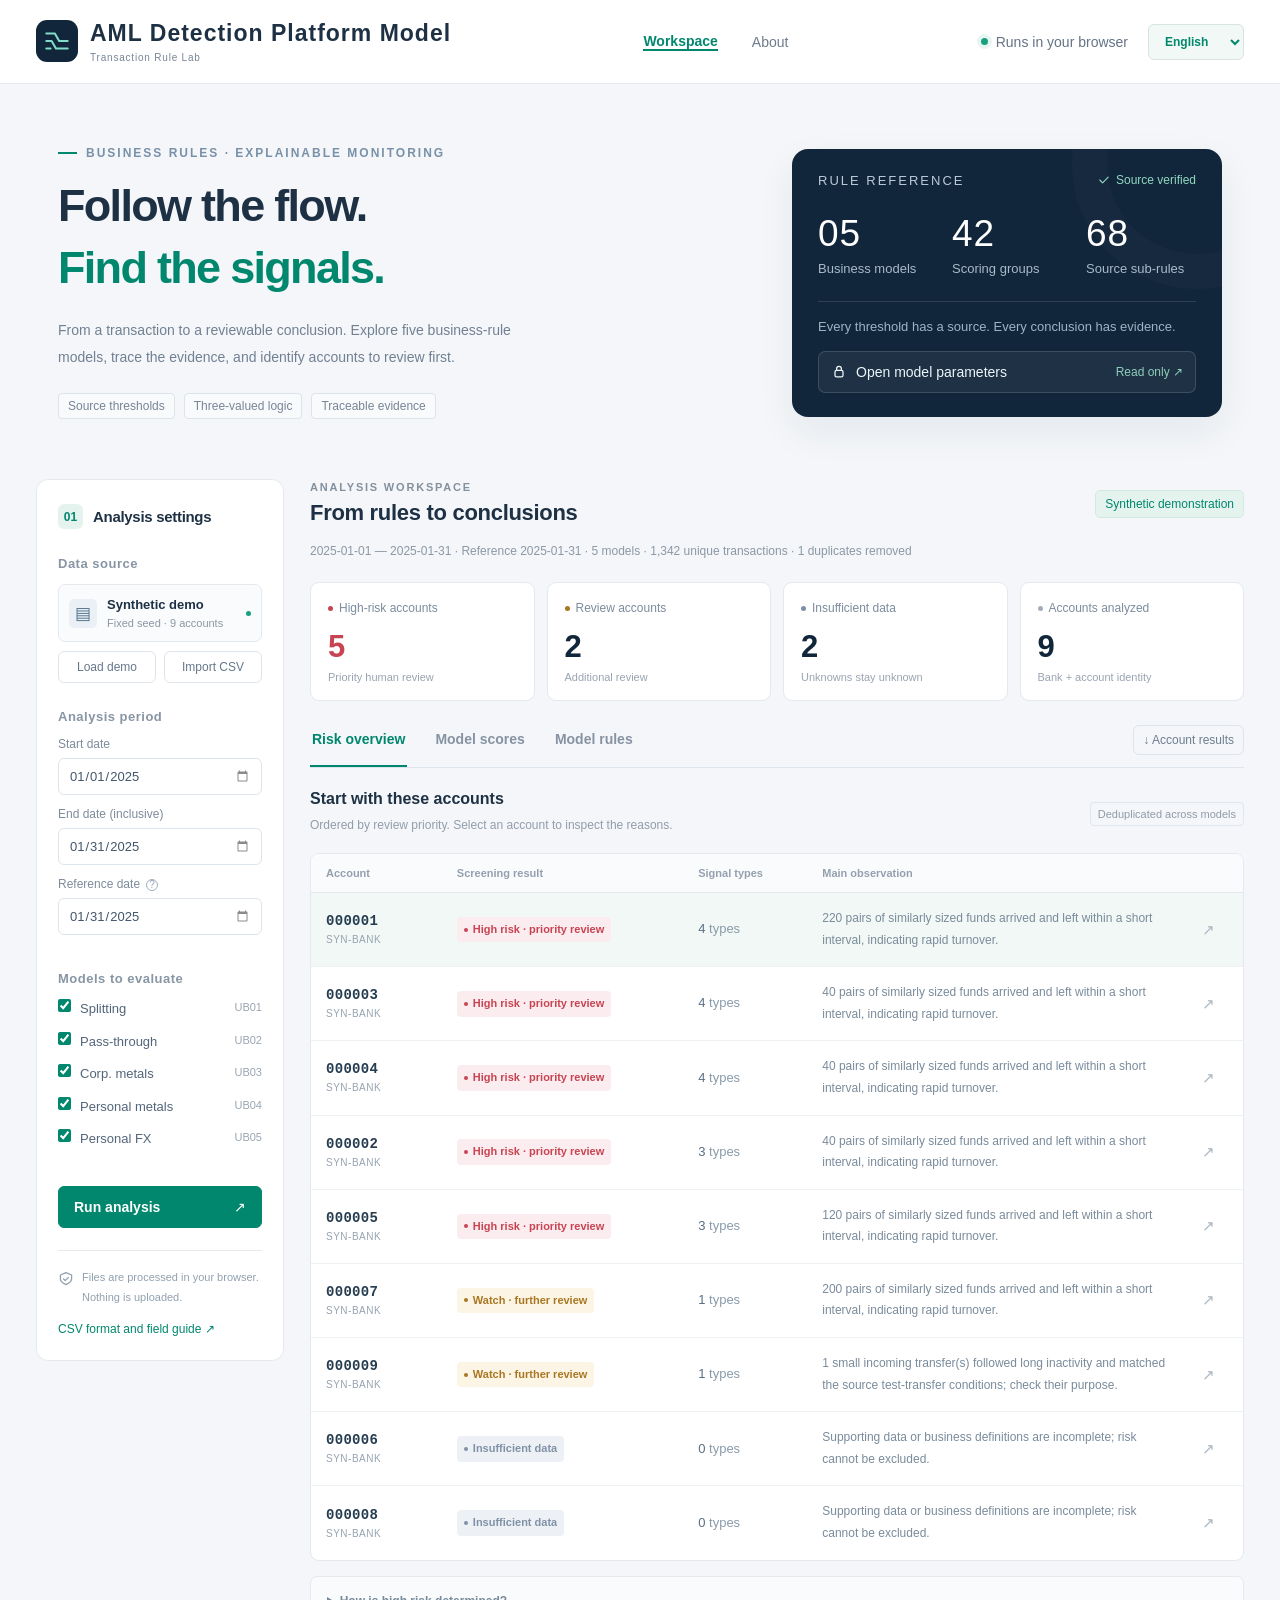
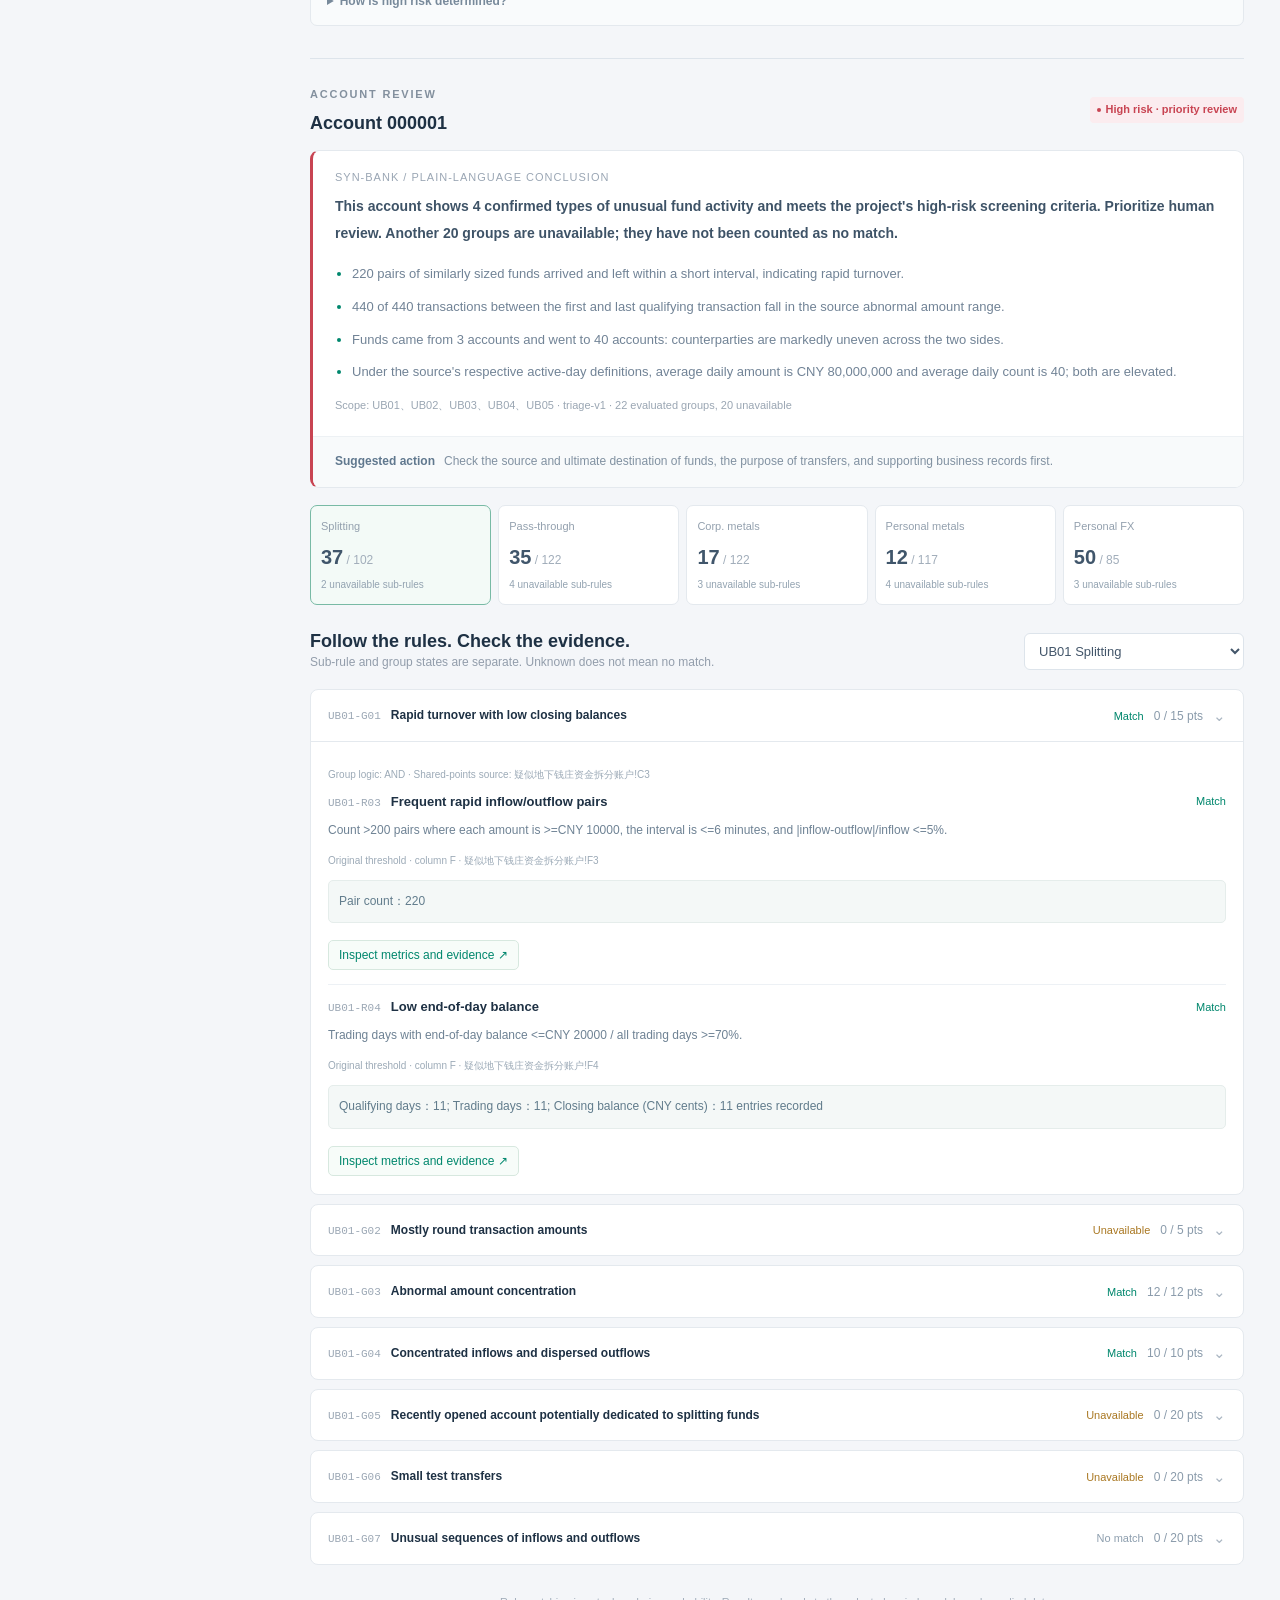
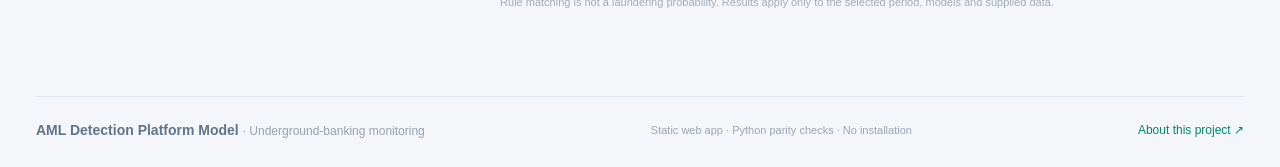
<file: projects/aml/index.html>
<!doctype html>
<html lang="en">
<head>
  <meta charset="utf-8">
  <meta name="viewport" content="width=device-width, initial-scale=1">
  <meta name="description" content="Underground-banking transaction monitoring with five business-rule models, traceable scoring, read-only parameters and explainable account screening. Runs locally in your browser without installation.">
  <meta name="theme-color" content="#12263b">
  <title>AML Detection Platform Model</title>
  <link rel="icon" href="assets/favicon.svg" type="image/svg+xml">
  <link rel="stylesheet" href="assets/styles.css?v=20261110-languages">
  <script defer src="assets/bundle.js"></script>
  <script defer src="assets/engine.js"></script>
  <script defer src="assets/fr.js?v=20261111-project-names"></script>
  <script defer src="assets/i18n.js?v=20261111-project-names"></script>
  <script defer src="assets/app.js?v=20261110-languages"></script>
</head>
<body>
  <a class="skip-link" href="#workspace">跳转到分析工作台</a>
  <header class="topbar">
    <a class="brand" href="./index.html" aria-label="反洗钱检测平台模型，返回作品首页"><span class="brand-mark" aria-hidden="true"><svg viewBox="0 0 28 28"><path d="M4 7h8l4 7h8M4 14h5l4 7h11M4 21h4"/></svg></span><span class="brand-label">反洗钱检测平台模型<span class="brand-sub">交易规则实验室</span></span></a>
    <nav aria-label="页面导航"><a href="#workspace" class="nav-active">分析工作台</a><button class="nav-button" id="about-button">项目说明</button></nav>
    <div class="topbar-actions"><span class="local-label"><span class="status-dot"></span>浏览器本地运行</span><select id="language-select" class="language-button" aria-label="Interface language"><option value="en" selected>English</option><option value="fr">Français</option><option value="zh">中文</option></select></div>
  </header>
  <main>
    <section class="hero" aria-labelledby="page-title">
      <div class="hero-copy"><p class="eyebrow"><span></span>业务规则评分 · 可解释的交易监测</p><h1 id="page-title">让异常交易，<br><em>有据可查。</em></h1><p class="hero-description">从一笔流水到一个判断。用五个业务模型，观察资金行为，追溯命中原因，找到值得优先核查的账户。</p><div class="hero-tags"><span>原始阈值</span><span>三值逻辑</span><span>证据可追溯</span></div></div>
      <div class="hero-reference"><div class="reference-top"><span class="tiny-label">规则档案</span><span class="verified-label"><svg viewBox="0 0 20 20" aria-hidden="true"><path d="m4 10 4 4 8-8"/></svg>源表已核对</span></div><div class="reference-numbers"><div><b>05</b><span>业务模型</span></div><div><b>42</b><span>计分规则组</span></div><div><b>68</b><span>原始子规则</span></div></div><div class="reference-divider"></div><p>每个阈值都有出处，每个结论都有依据。</p><button class="reference-button" id="parameters-button"><svg viewBox="0 0 20 20" aria-hidden="true"><rect x="5" y="8" width="10" height="8" rx="2"/><path d="M7 8V6a3 3 0 0 1 6 0v2"/></svg>打开模型参数看板<span>只读 ↗</span></button></div>
    </section>

    <section class="workspace" id="workspace" aria-label="交易分析工作台">
      <aside class="filter-panel">
        <div class="aside-heading"><span class="step-number">01</span><h2>分析设置</h2></div>
        <p class="section-label">数据来源</p>
        <div class="data-source"><span class="source-icon" aria-hidden="true">▤</span><div><b id="data-title">合成演示数据</b><small id="data-description">固定种子 · 9个账户</small></div><span class="small-dot"></span></div>
        <div class="source-actions"><button class="button subtle" id="demo-button">加载演示</button><button class="button subtle" id="import-button">导入CSV</button></div>
        <form id="analysis-form">
          <fieldset><legend>分析期间</legend><label for="start-date">开始日期</label><input id="start-date" type="date" required value="2025-01-01"><label for="end-date">结束日期（含当日）</label><input id="end-date" type="date" required value="2025-01-31"><label for="reference-date">分析基准日<button type="button" class="info-tip" title="开户时长和年龄按此日期计算，须不早于分析结束日期" aria-label="分析基准日说明">?</button></label><input id="reference-date" type="date" required value="2025-01-31"></fieldset>
          <fieldset class="model-fieldset"><legend>参与分析的模型</legend><div id="model-checkboxes"></div></fieldset>
          <button type="submit" class="button primary analyze-button" id="analyze-button">运行分析<span aria-hidden="true">↗</span></button>
        </form>
        <div class="privacy-note"><svg viewBox="0 0 20 20" aria-hidden="true"><path d="M10 2 3 5v5c0 4 7 7 7 7s7-3 7-7V5Z"/><path d="m7 10 2 2 4-4"/></svg><p>文件只在你的浏览器中处理，<br>不上传到服务器。</p></div>
        <button class="text-button" id="dictionary-button">查看数据格式与字段说明 ↗</button>
      </aside>

      <div class="results-panel" id="results-panel" aria-busy="false">
        <div class="results-heading"><div><p class="eyebrow dark">ANALYSIS WORKSPACE</p><h2>从规则，到结论</h2></div><span class="data-badge" id="dataset-badge">合成数据演示</span></div>
        <div id="error-message" class="error-message" role="alert" hidden></div>
        <p class="analysis-context" id="analysis-context" aria-live="polite">正在载入演示分析…</p>
        <div class="summary-grid" id="summary-grid"></div>
        <div class="results-toolbar"><div class="tabs" role="tablist" aria-label="分析结果视图"><button role="tab" aria-selected="true" aria-controls="overview-view" id="overview-tab" data-view="overview">风险总览</button><button role="tab" aria-selected="false" aria-controls="scores-view" id="scores-tab" data-view="scores">模型评分</button><button role="tab" aria-selected="false" aria-controls="rules-view" id="rules-tab" data-view="rules">规则明细</button></div><div class="export-actions"><button class="button export" id="export-accounts">↓ 账户结果</button></div></div>

        <section id="rules-view" role="tabpanel" aria-labelledby="rules-tab" hidden><div class="section-heading"><div><h3>模型规则详解</h3><p>每个模型精选4条复杂规则；完整清单保留全部68条。</p></div><button class="text-button" id="back-to-analysis">返回分析 ↗</button></div><div class="model-tabs" id="showcase-tabs" role="tablist" aria-label="模型规则"></div><div id="showcase-content"></div><aside class="rule-downloads"><div><h4>需要查看全部规则？</h4><p>完整清单包含五个模型、42个规则组、68条子规则及原始Excel出处。</p></div><div class="rule-download-actions"><a class="button primary" href="downloads/rules-complete.csv" download="rules-complete.csv" id="download-rules-csv">下载完整规则（双语CSV）</a><a class="button subtle" href="downloads/rules-config.json" download="rules-config.json" id="download-rules-json">下载原始参数（JSON）</a><button class="text-button" id="export-evaluation-details">下载本次分析规则结果CSV</button></div></aside></section>

        <section id="overview-view" role="tabpanel" aria-labelledby="overview-tab"><div class="section-heading"><div><h3>先看这些账户</h3><p>按核查优先级排列，点击账户查看具体原因。</p></div><span class="muted-tag">跨模型去重</span></div><div class="table-wrap"><table class="accounts-table"><thead><tr><th>账户</th><th>筛查结论</th><th>异常类别</th><th>主要观察</th><th><span class="sr-only">查看</span></th></tr></thead><tbody id="conclusions-table"></tbody></table></div><details class="policy-note"><summary>“高危”是怎么判断的？</summary><p id="screening-description"></p><p>“高危”表示本项目的人工核查优先级，不是洗钱概率或违法认定。只有已确认命中的规则组参与筛查；缺资料和口径不明的规则保留为无法评价。年龄、客户类型、卡数不会单独导致高危。</p></details></section>
        <section id="scores-view" role="tabpanel" aria-labelledby="scores-tab" hidden><div class="section-heading"><div><h3>保留每个模型的原始分数</h3><p>不同模型分别计分，同组只加一次分。</p></div><label class="sr-only" for="ranking-model">评分模型</label><select id="ranking-model"></select></div><div class="table-wrap"><table class="accounts-table"><thead><tr><th>账户</th><th>原始得分</th><th>命中组</th><th>已评价子规则</th><th>无法评价子规则</th><th>待评价组分值</th></tr></thead><tbody id="scores-table"></tbody></table></div></section>
        <section class="account-detail" id="account-detail" aria-labelledby="detail-title"><div class="section-heading"><div><p class="eyebrow dark">ACCOUNT REVIEW</p><h3 id="detail-title">账户详情</h3></div><span id="detail-risk-badge"></span></div><div id="conclusion-card"></div><div id="model-score-cards" class="model-score-cards"></div><div class="section-heading rule-heading"><div><h3>沿着规则，核对证据</h3><p>子规则状态和规则组状态分别展示，未知项不作为未命中。</p></div><label class="sr-only" for="detail-model">证据模型</label><select id="detail-model"></select></div><div id="rule-groups"></div><div id="evidence-panel" class="evidence-panel" hidden></div></section>
        <p class="results-footnote">规则匹配程度 ≠ 洗钱概率。结果限定于当前分析期间、所选模型及已提供的数据。</p>
      </div>
    </section>
    <footer><a class="footer-brand" href="#">反洗钱检测平台模型 <span>· 地下钱庄交易监测</span></a><span>纯静态作品 · Python逻辑对照 · 无需安装即可体验</span><button class="text-button" id="footer-about">关于这个项目 ↗</button></footer>
  </main>

  <dialog id="parameters-dialog" class="parameter-dialog" aria-labelledby="parameters-title"><div class="dialog-heading"><div><p class="eyebrow dark">MODEL REFERENCE / 只读档案</p><h2 id="parameters-title">每一分，都能找到原始依据。</h2></div><button class="icon-button close-dialog" aria-label="关闭参数看板">×</button></div><p class="dialog-lead">每个模型精选4条复杂规则，参数只供查看；完整清单可从下方下载。</p><div class="dialog-stats" id="parameter-stats"></div><div class="model-tabs" id="parameter-tabs" role="tablist" aria-label="原始模型"></div><div id="parameter-content"></div><details class="policy-note"><summary>本项目高危筛查口径 · 与原表参数分开说明</summary><div id="parameter-policy"></div></details><details class="policy-note"><summary>公共计算约定与原始文件指纹</summary><div id="parameter-conventions"></div></details></dialog>

  <dialog id="import-dialog" aria-labelledby="import-title"><div class="dialog-heading"><div><p class="eyebrow dark">LOCAL DATA / 本地文件</p><h2 id="import-title">导入你的交易数据</h2></div><button class="icon-button close-dialog" aria-label="关闭数据导入">×</button></div><p class="dialog-lead">使用固定英文表头的UTF-8 CSV。交易表必需，辅助表缺失仅影响依赖它的规则。</p><form id="import-form"><div id="file-inputs" class="file-inputs"></div><div class="error-message" id="import-error" role="alert" hidden></div><p class="muted">账号按字符串读取；完全重复流水去重；同一标识有冲突会报错。上传文件不会被发送或保存。</p><div class="dialog-actions"><button type="submit" class="button primary">导入并分析 ↗</button><button type="button" class="button subtle" id="sample-button">下载示例交易CSV</button></div></form><details class="policy-note"><summary>固定字段格式与数据依据</summary><div id="import-dictionary"></div></details></dialog>

  <dialog id="about-dialog" aria-labelledby="about-title"><div class="dialog-heading"><div><p class="eyebrow dark">ABOUT THIS PROJECT</p><h2 id="about-title">一个可以核对依据的规则模型作品</h2></div><button class="icon-button close-dialog" aria-label="关闭项目说明">×</button></div><p class="dialog-lead">本项目把Excel中的五个业务规则评分模型实现为可交互的交易监测工具。核心是明确规则、正确计分和解释原因。</p><div class="about-grid"><div><b>42组 / 68条</b><p>按真实合并单元格整理，保留F列阈值、C列分值和AND/OR。</p></div><div><b>54条已实现</b><p>14条子规则和7组关系待确认。数据不足时明确显示“无法评价”。</p></div><div><b>资金计算有边界</b><p>整数分计算，同币种配对；跨币种合计须有用户明确提供的当日汇率。</p></div><div><b>纯合成数据</b><p>固定种子20210506，包含正常、命中、边界及缺字段案例，未降低原始阈值。</p></div></div><h3>怎样体验</h3><ol class="how-to"><li>直接看默认演示，或导入固定格式CSV。</li><li>选择期间和模型，点击“运行分析”。</li><li>点击账户，看大白话结论及原始模型得分。</li><li>展开规则，查看实际指标、阈值与证据；导出CSV。</li></ol><p class="muted">这是业务规则评分与作品演示，不声称真实洗钱识别准确率。高危名单表示优先人工核查，结论不是违法认定。</p><p class="muted">原始规则来源：已敲定模型20210506 - 集资和钱庄.xlsx。HTML版由同一规则配置生成，Python实现保留作对照。部署方法见仓库README。</p></dialog>
  <noscript><div class="noscript-message">Enable JavaScript to analyze rules in your browser. No server or Python installation is required.</div></noscript>
</body>
</html>
</file>
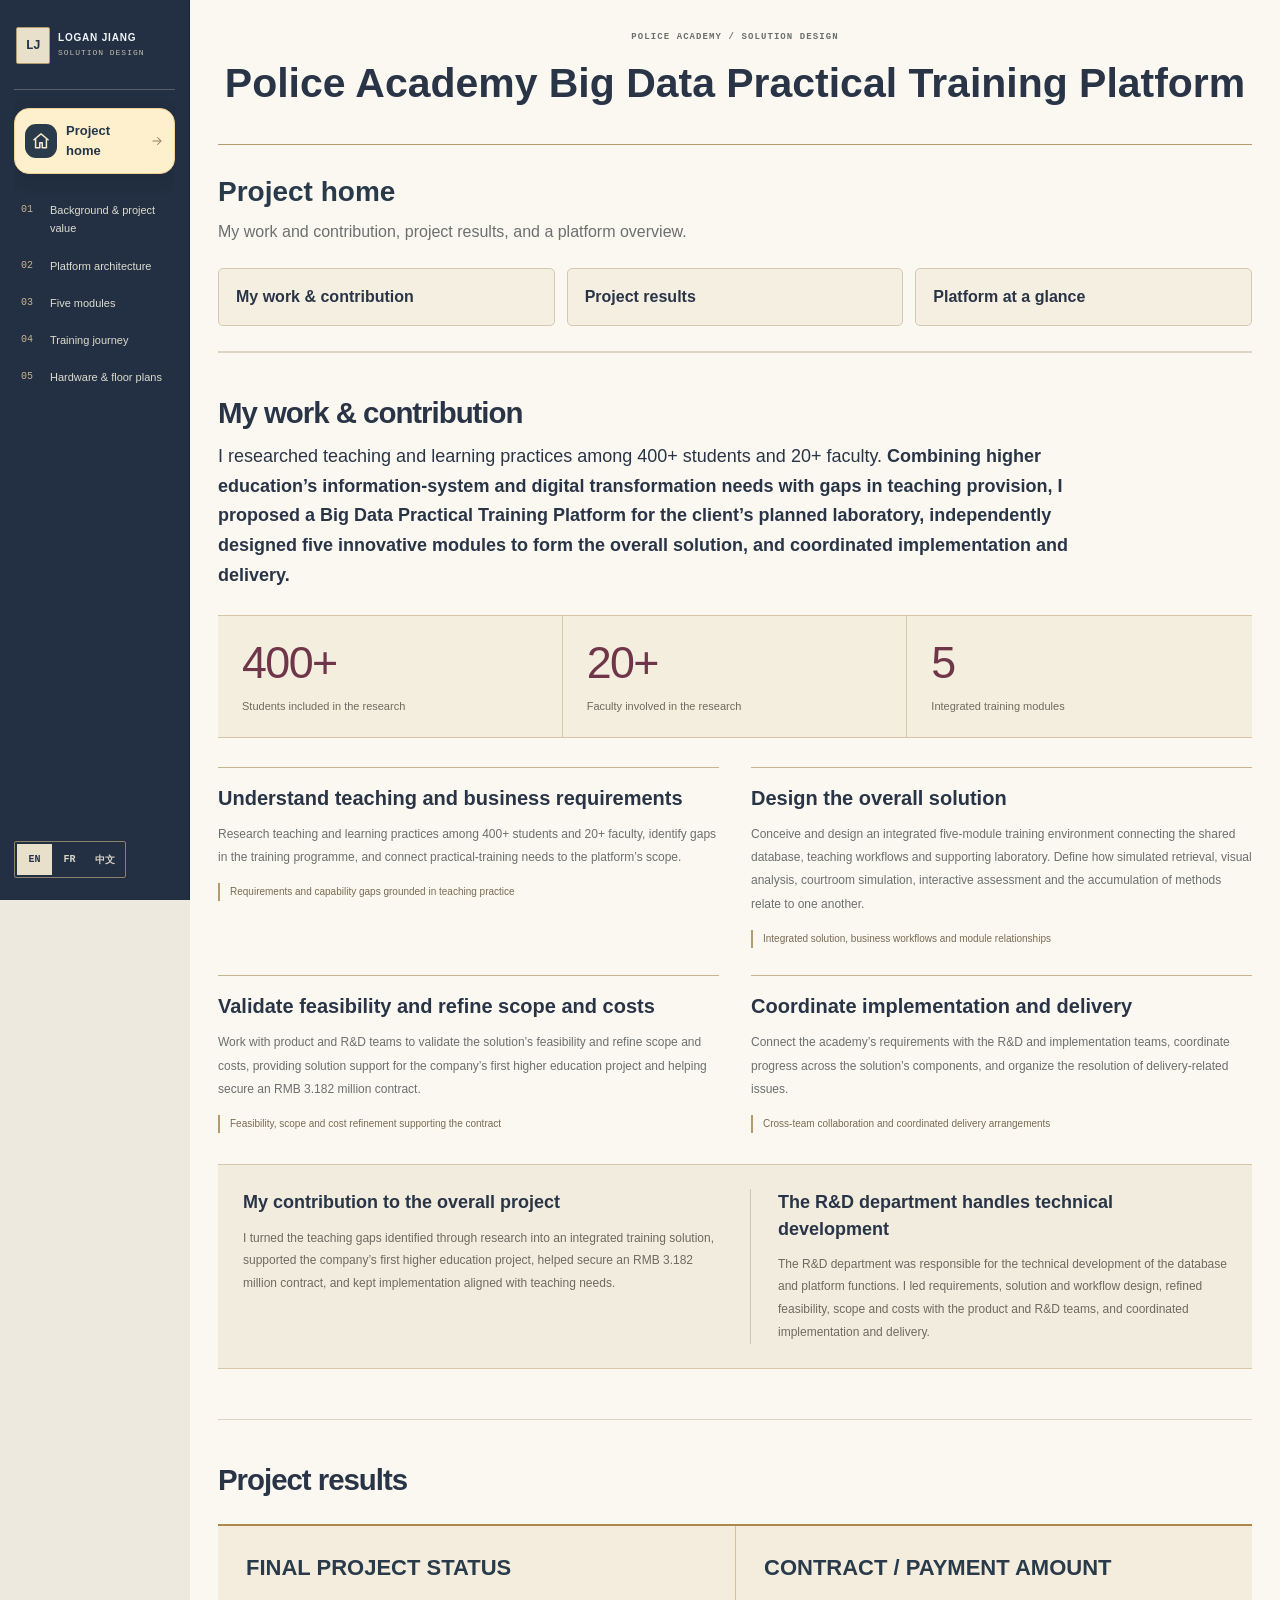
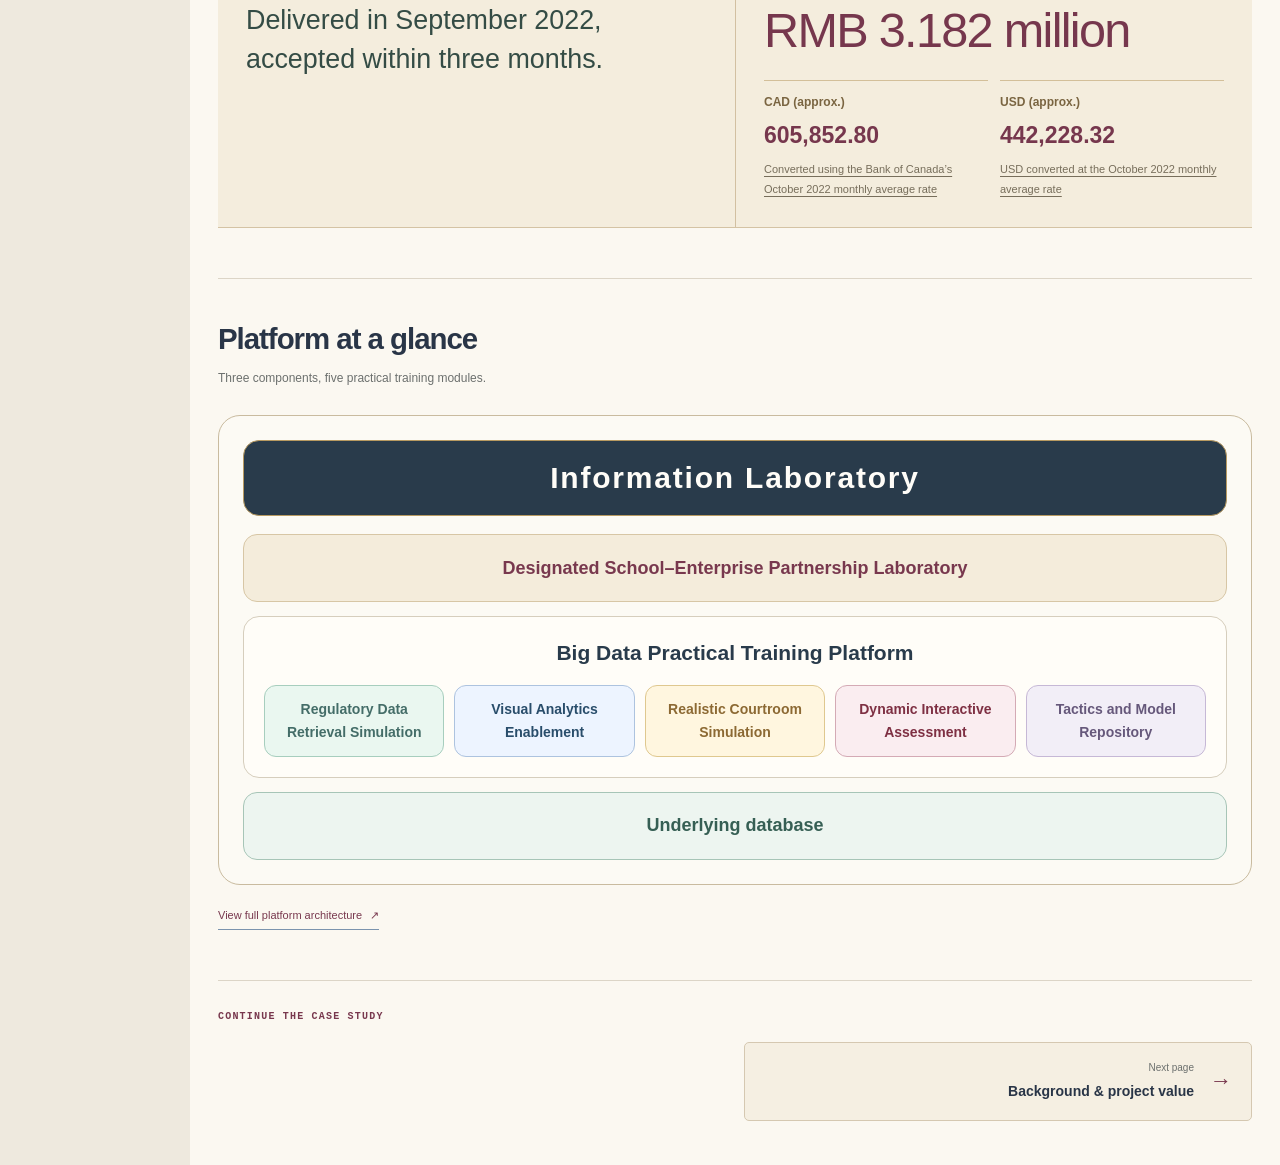
<file: projects/police-academy/index.html>
<!doctype html>
<html lang="en">
<head>
  <meta charset="utf-8">
  <meta name="viewport" content="width=device-width, initial-scale=1">
  <meta name="description" content="Police Academy Big Data Practical Training Platform: project background, architecture, hardware, learning spaces, contribution and delivered project outcomes.">
  <meta name="theme-color" content="#f7f3e9">
  <title>Project home · Police Academy Platform · Logan Jiang</title>
  <link rel="stylesheet" href="assets/styles.css">
  <link rel="stylesheet" href="assets/pages.css">
  <link rel="stylesheet" href="assets/module-map.css">
  <link rel="stylesheet" href="assets/home-architecture.css">
  <script defer src="assets/content.js"></script>
  <script defer src="assets/case-study.js"></script>
  <script defer src="assets/infrastructure.js"></script>
  <script defer src="assets/diagrams.js"></script>
  <script defer src="assets/pages.js"></script>
  <script defer src="assets/module-map.js"></script>
  <script defer src="assets/home-architecture.js"></script>
  <script defer src="assets/app.js"></script>
</head>
<body data-page="home">
  <a class="skip-link" href="#page-content">Skip to page content</a>
  <header class="site-header">
    <div class="shell header-inner">
      <a class="brand" href="https://loganjiangca.github.io/#work"><span class="brand-mark">LJ</span><span>LOGAN JIANG<small>SOLUTION DESIGN</small></span></a>
      <nav class="section-index" aria-label="Page navigation">
        <a class="home-link" href="index.html" data-page-link="index.html" aria-current="page"><span class="home-nav-icon" aria-hidden="true"><svg viewBox="0 0 24 24" focusable="false"><path d="M3.5 10.5 12 3.5l8.5 7M5.5 9.2V20h5v-6h3v6h5V9.2"/></svg></span><span class="index-label" data-view="home">Project home</span><span class="home-nav-arrow" aria-hidden="true"><svg viewBox="0 0 24 24" focusable="false"><path d="M5 12h14m-6-6 6 6-6 6"/></svg></span></a>
        <a href="background.html" data-page-link="background.html"><span class="index-number" aria-hidden="true">01</span><span class="index-label" data-view="background">Background &amp; project value</span></a>
        <a href="architecture.html" data-page-link="architecture.html"><span class="index-number" aria-hidden="true">02</span><span class="index-label" data-view="architecture">Platform architecture</span></a>
        <a href="modules.html" data-page-link="modules.html"><span class="index-number" aria-hidden="true">03</span><span class="index-label" data-view="modules">Five modules</span></a>
        <a href="journey.html" data-page-link="journey.html"><span class="index-number" aria-hidden="true">04</span><span class="index-label" data-view="journey">Training journey</span></a>
        <a href="hardware.html" data-page-link="hardware.html"><span class="index-number" aria-hidden="true">05</span><span class="index-label" data-view="hardware">Hardware &amp; floor plans</span></a>
      </nav>
      <div class="language-switch" role="group" aria-label="Interface language">
        <button type="button" data-language="en" aria-pressed="true" lang="en">EN</button>
        <button type="button" data-language="fr" aria-pressed="false" lang="fr">FR</button>
        <button type="button" data-language="zh" aria-pressed="false" lang="zh-CN">中文</button>
      </div>
      <p class="rail-note" id="rail-note">PROJECT DOSSIER<br>POLICE ACADEMY<br>PRACTICAL TRAINING</p>
    </div>
  </header>
  <main id="page-content" tabindex="-1">
    <div class="project-masthead shell"><div><p class="eyebrow" data-copy="eyebrow">POLICE ACADEMY / SOLUTION DESIGN</p><h1 class="project-name" data-case="title">Police Academy Big Data Practical Training Platform</h1></div><div class="project-meta"><span class="concept-stamp" data-copy="conceptLabel">Solution design / project case study</span></div></div>
    <div class="page-intro shell"><p data-view="home">Project home</p><p data-view="homeIntro">My contribution, project results and a concise platform overview.</p><nav class="home-contents" aria-label="On this page">
      <a href="#contribution"><span data-view="contribution">My work &amp; contribution</span></a>
      <a href="#outcome"><span data-view="outcome">Project results</span></a>
      <a href="#home-architecture"><span data-view="homeArchitectureTitle">Platform at a glance</span></a>
    </nav></div>
    <section class="home-section shell figure-section contribution-section" id="contribution" aria-labelledby="contribution-title"><div class="chapter-head"><div><h2 id="contribution-title" data-view="contribution">My work &amp; contribution</h2><p class="chapter-summary" data-case="contribution.title">From field research to a deliverable solution.</p><p data-case="contribution.intro"></p></div></div><div class="research-metrics" id="research-metrics"></div><div class="contribution-work" id="contribution-work"></div><div class="responsibility-split"><div><h3 data-case="contribution.impactTitle"></h3><p data-case="contribution.impactText"></p></div><div><h3 data-case="contribution.rdTitle"></h3><p data-case="contribution.rdText"></p></div></div></section>
    <section class="home-section shell figure-section outcome-section" id="outcome" aria-labelledby="outcome-title"><div class="chapter-head"><div><h2 id="outcome-title" data-view="outcome">Project results</h2><p class="chapter-summary" data-case="outcome.title">A delivered and accepted platform project.</p><p data-case="outcome.intro"></p></div></div><div class="outcome-results"><div><p class="note-label" data-case="outcome.statusLabel">Project status</p><p class="result-status" id="result-status"></p></div><div><p class="note-label" data-case="outcome.amountLabel">Total contract value</p><p class="result-amount" id="result-amount"></p><dl class="result-exchange" id="result-exchange" hidden></dl><p class="result-basis" id="result-basis"></p></div></div><p class="source-note" data-case="outcome.note"></p></section>
    <section class="home-section shell figure-section home-architecture-section" id="home-architecture" aria-labelledby="home-architecture-title"><div class="chapter-head"><div><h2 id="home-architecture-title" data-view="homeArchitectureTitle">Platform at a glance</h2><p data-view="homeArchitectureIntro">One shared database and teaching platform support five teaching modules.</p></div></div><div id="home-architecture-diagram"></div><a class="text-link home-architecture-more" data-page-link="architecture.html" href="architecture.html"><span data-view="fullArchitecture">View full platform architecture</span><span aria-hidden="true">↗</span></a></section>
    <nav class="shell page-pagination" data-page-pagination aria-label="Page sequence"><p class="eyebrow" data-view="reading">CONTINUE THE CASE STUDY</p><div class="pagination-links"><a class="page-step next" data-page-link="background.html" href="background.html"><div><small data-view="next">Next page</small><strong data-view="background">Background &amp; project value</strong></div><span class="step-arrow" aria-hidden="true">→</span></a></div></nav>
  </main>
  <footer class="shell site-footer"><span>LOGAN JIANG / SOLUTION DESIGN</span><span id="footer-note">Visual project case study</span><span id="source-credits"></span></footer>
  <dialog id="figure-dialog" aria-labelledby="dialog-title"><div class="dialog-toolbar"><h2 id="dialog-title">Figure</h2><div class="zoom-controls"><button type="button" id="zoom-out" aria-label="Zoom out">−</button><button type="button" id="zoom-reset" aria-label="Reset zoom">100%</button><button type="button" id="zoom-in" aria-label="Zoom in">+</button></div><button type="button" class="dialog-close" id="close-dialog" aria-label="Close figure">×</button></div><div class="dialog-viewport"><div id="dialog-figure"></div></div></dialog>
  <noscript><p class="shell">Enable JavaScript to view the diagrams and switch languages. This presentation uses local files and does not require a database connection.</p></noscript>
</body>
</html>
</file>
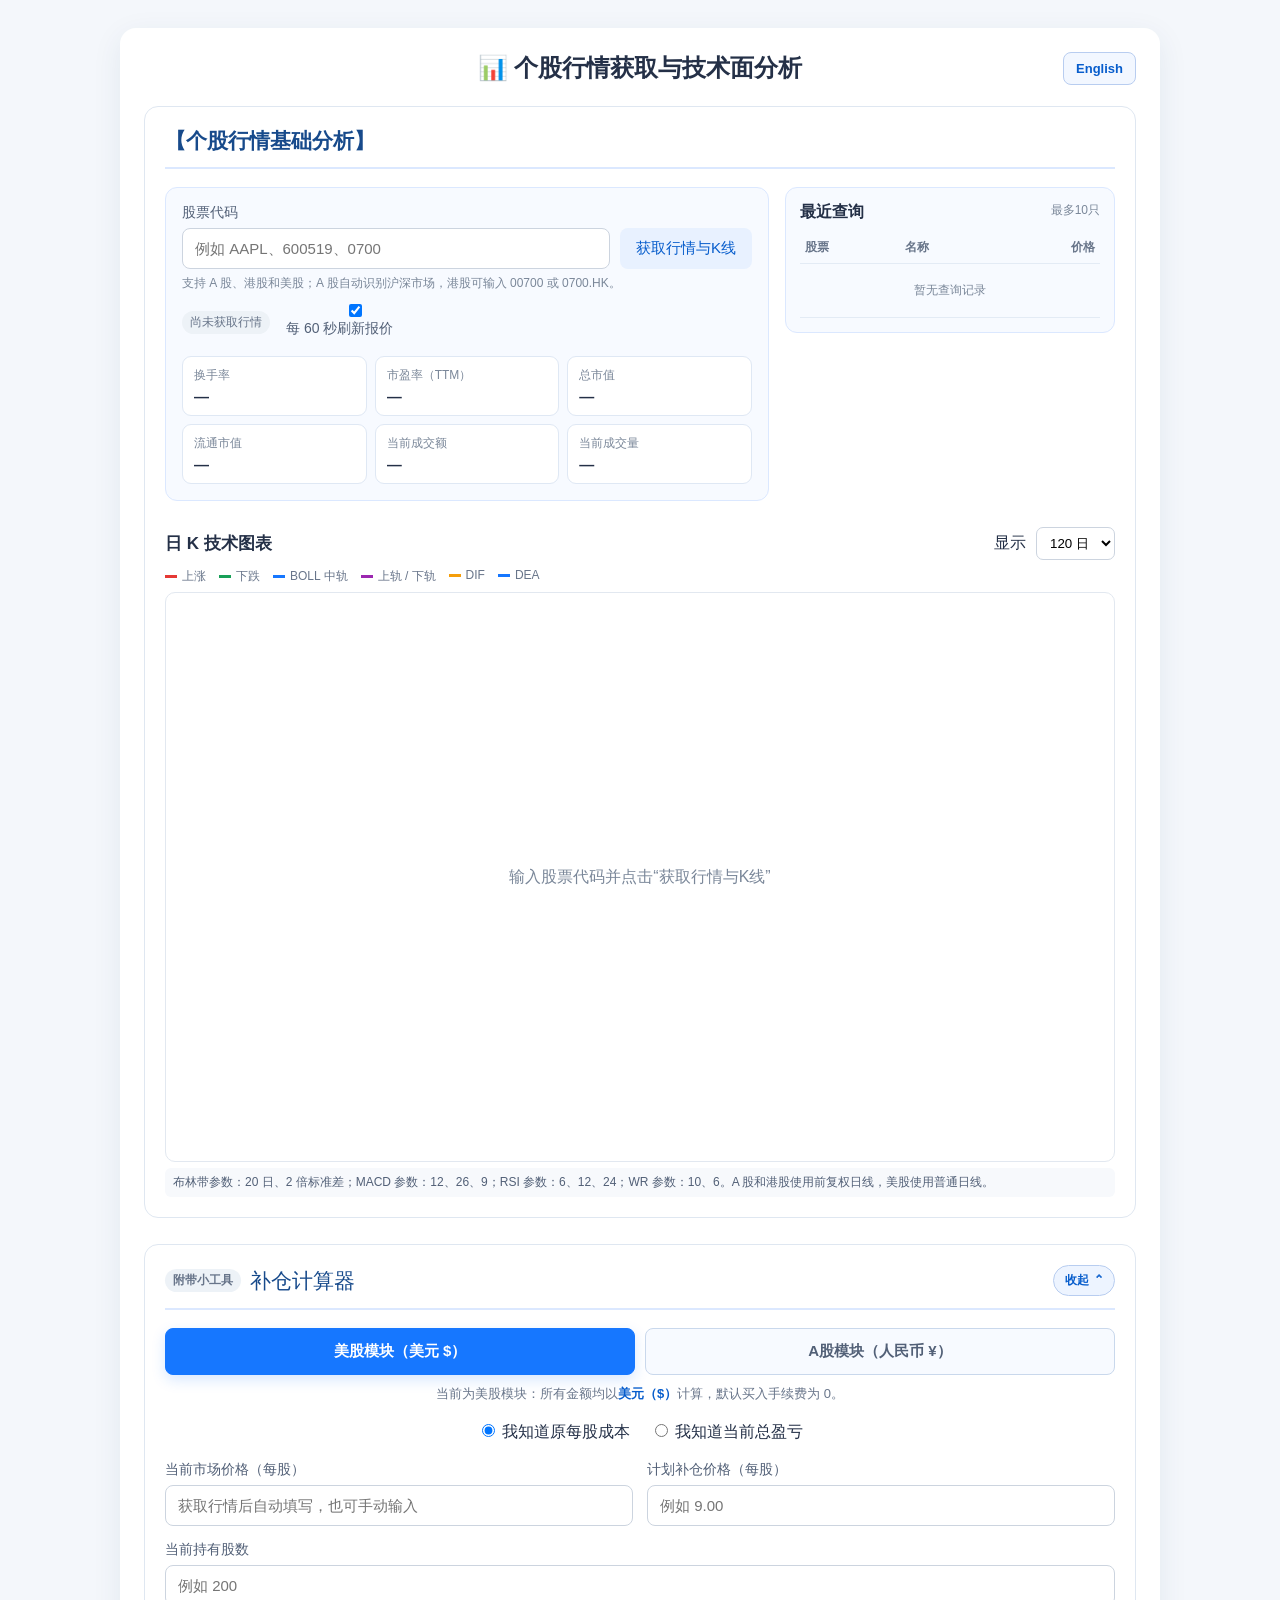
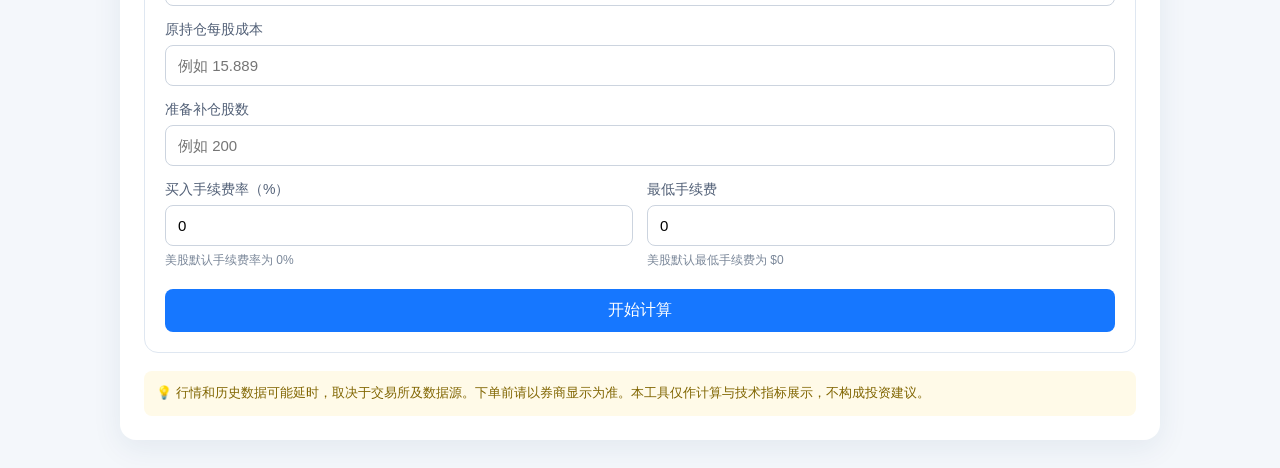
<file: My_Projects/Stock Quotes & Technical Analysis. V7.html>
<!doctype html>
<html lang="zh-CN">
<head>
  <meta charset="utf-8">
  <meta name="viewport" content="width=device-width,initial-scale=1">
  <title>个股行情获取与技术面分析</title>
  <style>
    .basic-metrics{display:grid;grid-template-columns:repeat(3,minmax(0,1fr));gap:8px;margin-top:12px}.basic-metric{padding:10px 11px;border:1px solid #dfe8f4;border-radius:9px;background:#fff}.basic-metric small{display:block;margin-bottom:4px;color:#7a8799;font-size:12px}.basic-metric strong{display:block;overflow:hidden;color:#243047;font-size:15px;text-overflow:ellipsis;white-space:nowrap}.basic-metric.loading strong{color:#9aa5b1}.analysis-item span b{display:inline}.analysis-item span b.analysis-subtitle{display:block;margin:7px 0 1px;color:#243047}.analysis-item span b.analysis-subtitle:first-child{margin-top:0}.analysis-item.analysis-wide{grid-column:1/-1}@media(max-width:700px){.basic-metrics{grid-template-columns:repeat(2,minmax(0,1fr))}}
    details.macd-settings{padding:0;overflow:hidden}details.macd-settings>summary{display:flex;align-items:center;justify-content:space-between;gap:12px;padding:12px 14px;list-style:none;cursor:pointer}details.macd-settings>summary::-webkit-details-marker{display:none}.macd-settings-toggle{display:inline-flex;align-items:center;gap:6px;padding:6px 11px;border:1px solid #b8cdf0;border-radius:999px;background:#edf4ff;color:#075dcc;font-size:12px;font-weight:700;transition:.2s}.macd-settings-toggle:hover{background:#dceaff;box-shadow:0 3px 10px #1677ff20}.macd-settings-chevron{display:inline-block;font-size:15px;line-height:1;transition:transform .2s}details.macd-settings[open] .macd-settings-chevron{transform:rotate(180deg)}.macd-settings-body{padding:0 14px 12px}.macd-reset-row{display:flex;justify-content:flex-end;margin:-2px 0 4px}.macd-reset{border:1px solid #d6e2f3;border-radius:999px;background:#fff}
    .title-bar{position:relative;display:flex;align-items:center;justify-content:center;margin-bottom:22px;padding:0 88px}.title-bar h1{margin:0}.language-btn{position:absolute;right:0;padding:8px 12px;border:1px solid #b8cdf0;background:#f2f7ff;color:#075dcc;font-size:13px;font-weight:600}.language-btn:hover{background:#e5efff}.utility-panel>summary{list-style:none;cursor:pointer}.utility-panel>summary::-webkit-details-marker{display:none}.utility-title{display:flex;align-items:center;gap:9px;color:#526077;border-bottom-color:#e7ebf1}.utility-fold-toggle{display:inline-flex;align-items:center;gap:6px;margin-left:auto;padding:6px 11px;border:1px solid #b8cdf0;border-radius:999px;background:#edf4ff;color:#075dcc;font-size:12px;font-weight:700;transition:background .2s,box-shadow .2s,transform .2s}.utility-title:hover .utility-fold-toggle{background:#dceaff;box-shadow:0 3px 10px #1677ff20}.utility-title:focus-visible{outline:2px solid #1677ff;outline-offset:3px;border-radius:7px}.utility-fold-collapse{display:none}.utility-panel[open] .utility-fold-expand{display:none}.utility-panel[open] .utility-fold-collapse{display:inline}.utility-fold-chevron{display:inline-block;font-size:15px;line-height:1;transition:transform .2s}.utility-panel[open] .utility-fold-chevron{transform:rotate(180deg)}.utility-badge{padding:3px 8px;border-radius:999px;background:#edf2f7;color:#68758a;font-size:12px;font-weight:600}.calculator-markets{display:grid;grid-template-columns:1fr 1fr;gap:10px;margin:0 0 18px}.market-tab{padding:13px;border:1px solid #c9d8ec;background:#f7faff;color:#526077;font-weight:700}.market-tab.active{border-color:#1677ff;background:#1677ff;color:#fff;box-shadow:0 5px 14px #1677ff2b}.calculator-market-note{margin:-8px 0 18px;color:#68758a;font-size:13px;text-align:center}.currency-unit{color:#075dcc;font-weight:700}.indicator-analysis-result{margin:2px 0 12px;padding:12px 14px;border-left:4px solid #1677ff;border-radius:7px;background:#edf4ff;color:#243047;font-size:13px;line-height:1.7}.indicator-analysis-result b{display:block;margin-bottom:3px;color:#075dcc;font-size:14px}.macd-settings{margin:0 0 12px;padding:12px 14px;border:1px solid #dbe5f2;border-radius:8px;background:#fbfcfe}.macd-settings-head{display:flex;align-items:center;justify-content:space-between;gap:10px;margin-bottom:6px}.macd-settings-title{font-size:15px;font-weight:700;color:#243047}.macd-reset{padding:5px 9px;background:transparent;color:#1677ff;font-size:12px}.macd-setting-row{display:grid;grid-template-columns:minmax(150px,1fr) 92px 28px 90px;align-items:center;gap:8px;padding:8px 0;border-top:1px solid #e8edf3}.macd-setting-row input{width:100%;padding:8px;border:1px solid #ccd4df;border-radius:7px;text-align:center;font-size:16px;font-weight:600}.macd-day-unit::before{content:"日"}html[lang="en"] .macd-day-unit::before{content:"d"}.macd-range{color:#8a96a8;font-size:12px;white-space:nowrap}.macd-setting-note{margin-top:6px;color:#7a8799;font-size:12px;line-height:1.5}.macd-setting-error{margin-top:5px;color:#b42318;font-size:12px}.macd-setting-error:empty{display:none}@media(max-width:560px){.title-bar{justify-content:flex-start;padding:0 74px 0 0}.title-bar h1{text-align:left;font-size:20px}.macd-setting-row{grid-template-columns:1fr 78px 20px}.macd-range{grid-column:1/-1;padding-left:0}}
    *{box-sizing:border-box}body{margin:0;background:#f4f7fb;color:#243047;font-family:"Segoe UI","Microsoft YaHei",sans-serif}.card{max-width:1040px;margin:28px auto;padding:24px;background:#fff;border-radius:16px;box-shadow:0 8px 30px #1c3b6414}h1{margin:0 0 22px;text-align:center;font-size:24px}.module{padding:20px;border:1px solid #dfe7f1;border-radius:14px;background:#fff}.module+.module{margin-top:26px}.module-title{margin:0 0 18px;padding-bottom:12px;border-bottom:2px solid #dbe8ff;color:#174a8b;font-size:21px}.quote-box{padding:16px;margin-bottom:20px;background:#f7faff;border:1px solid #dbe8ff;border-radius:12px}.quote-row{display:grid;grid-template-columns:1fr auto;gap:10px}.quote-row input{min-width:0}.quote-meta{display:flex;gap:8px;align-items:center;flex-wrap:wrap;margin-top:9px;color:#68758a;font-size:12px}.status{padding:3px 8px;border-radius:999px;background:#edf2f7}.status.ok{color:#237804;background:#f0ffe8}.status.error{color:#b42318;background:#fff0ed}.mode{display:flex;gap:20px;justify-content:center;flex-wrap:wrap;margin:4px 0 18px}.grid{display:grid;grid-template-columns:1fr 1fr;gap:14px}.group{margin-bottom:15px}.group label{display:block;margin-bottom:6px;color:#526077;font-size:14px}.group input,.group select{width:100%;padding:11px 12px;border:1px solid #ccd4df;border-radius:8px;background:#fff;font-size:15px}.group input:focus,.group select:focus{outline:2px solid #b7d3ff;border-color:#1677ff}.hint{margin-top:5px;color:#7a8799;font-size:12px;line-height:1.5}button{padding:11px 16px;border:0;border-radius:8px;cursor:pointer;font-size:15px}.fetch-btn{background:#e8f1ff;color:#075dcc;white-space:nowrap}.fetch-btn:disabled{cursor:wait;opacity:.65}.calc-btn{width:100%;margin-top:5px;background:#1677ff;color:#fff;font-size:16px}.chart-section{margin:22px 0 0;padding-top:4px}.chart-head{display:flex;align-items:center;justify-content:space-between;gap:12px;flex-wrap:wrap;margin-bottom:8px}.chart-title{font-size:17px;font-weight:700}.chart-tools{display:flex;align-items:center;gap:10px}.chart-tools select{padding:7px 9px;border:1px solid #ccd4df;border-radius:7px;background:#fff}.legend{display:flex;gap:13px;flex-wrap:wrap;margin:7px 0;color:#68758a;font-size:12px}.legend span::before{content:"";display:inline-block;width:12px;height:3px;margin-right:5px;vertical-align:middle;background:var(--c)}.chart-wrap{position:relative;width:100%;height:570px;border:1px solid #e2e8f0;border-radius:10px;background:#fff;overflow:hidden}.chart-wrap canvas{display:block;width:100%;height:100%;cursor:crosshair;touch-action:none}.chart-empty{position:absolute;inset:0;display:flex;align-items:center;justify-content:center;padding:20px;color:#7a8799;text-align:center;pointer-events:none}.chart-note{min-height:22px;margin-top:6px;padding:5px 8px;border-radius:6px;background:#f7f9fc;color:#526077;font-size:12px;line-height:1.6}.analysis-box{margin-top:16px;padding:16px;background:#f7f9fc;border-radius:12px}.analysis-head{display:flex;align-items:center;justify-content:space-between;gap:10px;margin-bottom:11px}.analysis-title{font-weight:700}.analysis-level{padding:4px 10px;border-radius:999px;background:#edf2f7;font-size:13px}.analysis-level.strong{color:#b42318;background:#fff0ed}.analysis-level.weak{color:#237804;background:#f0ffe8}.analysis-summary{margin-bottom:10px;line-height:1.65}.analysis-verdict{margin-bottom:12px;padding:12px 14px;border-left:4px solid #1677ff;background:#edf4ff;border-radius:6px;line-height:1.7}.analysis-verdict b{color:#243047}.analysis-grid{display:grid;grid-template-columns:repeat(2,1fr);gap:9px}.analysis-item{padding:11px;background:#fff;border-radius:8px;line-height:1.55}.analysis-item b{display:block;margin-bottom:3px}.analysis-item span{color:#68758a;font-size:13px}.analysis-warning{margin-top:10px;color:#7a8799;font-size:12px}.result{margin-top:22px;padding:18px;background:#f7f9fc;border-radius:12px;line-height:1.85}.section-title{margin:12px 0 4px;font-weight:700}.section-title:first-child{margin-top:0}.compare{display:grid;grid-template-columns:repeat(3,1fr);gap:9px;margin-top:10px}.metric{padding:10px;background:#fff;border-radius:8px;text-align:center}.metric small{display:block;color:#68758a;line-height:1.4}.metric b{font-size:17px}.scenario-wrap{margin-top:18px;overflow-x:auto}.scenario-table{width:100%;min-width:620px;border-collapse:collapse;background:#fff;font-size:13px}.scenario-table th,.scenario-table td{padding:9px 8px;border-bottom:1px solid #e8edf3;text-align:right;white-space:nowrap}.scenario-table th{background:#edf4ff;color:#526077;font-weight:600}.scenario-table th:first-child,.scenario-table td:first-child{text-align:left}.scenario-note{margin-top:6px;color:#7a8799;font-size:12px}.red{color:#d92d20}.green{color:#27810b}.tip{margin-top:18px;padding:12px;background:#fffae8;color:#806500;border-radius:8px;font-size:13px;line-height:1.6}.hidden{display:none}@media(max-width:700px){.card{margin:0;border-radius:0;min-height:100vh;padding:14px}.module{padding:14px}.module-title{font-size:19px}.grid,.analysis-grid{grid-template-columns:1fr}.compare{grid-template-columns:1fr}.quote-row{grid-template-columns:1fr}.fetch-btn{width:100%}.chart-wrap{height:500px}.legend{gap:8px}}
  </style>
  <style>
    .query-history-layout{display:grid;grid-template-columns:minmax(0,1fr) 330px;gap:16px;align-items:start}.query-history-layout .quote-box{margin-bottom:0}.history-box{padding:14px;border:1px solid #dbe8ff;border-radius:12px;background:#f7faff}.history-title{display:flex;justify-content:space-between;margin-bottom:9px;font-weight:700}.history-count{color:#7a8799;font-size:12px;font-weight:400}.history-table{width:100%;border-collapse:collapse;font-size:12px}.history-table th,.history-table td{padding:7px 5px;border-bottom:1px solid #e3ebf5;text-align:left}.history-table th{color:#68758a;font-weight:600}.history-table td:last-child,.history-table th:last-child{text-align:right}.history-link{padding:2px 0;border:0;background:transparent;color:#075dcc;font-size:12px;text-align:left;cursor:pointer}.history-link:hover{text-decoration:underline}.history-price{white-space:nowrap}.history-empty{padding:18px 4px!important;color:#7a8799;text-align:center!important}.indicator-guide{margin-top:12px;border:1px solid #dbe5f2;border-radius:9px;background:#fff}.indicator-guide-title{padding:11px 13px;color:#174a8b;font-weight:700}.indicator-guide summary{padding:11px 13px;color:#174a8b;font-weight:700;cursor:pointer}.indicator-guide-content{padding:0 14px 13px;color:#526077;font-size:13px;line-height:1.7}.indicator-doc{margin-top:10px;border:1px solid #e1e8f2;border-radius:8px;background:#f8faff}.indicator-doc>summary{padding:9px 11px;color:#075dcc;font-size:13px;list-style-position:inside}.indicator-doc-content{padding:2px 12px 11px}.indicator-guide-content p{margin:0 0 8px}.indicator-guide-content ol{margin:0;padding-left:21px}.indicator-guide-content li+li{margin-top:5px}.indicator-chart-head{display:flex;justify-content:space-between;gap:10px;flex-wrap:wrap;margin-bottom:7px}.indicator-values{color:#243047;font-weight:600}.indicator-legend{display:flex;gap:12px;flex-wrap:wrap;font-size:12px}.indicator-legend span::before{content:"";display:inline-block;width:11px;height:3px;margin-right:4px;vertical-align:middle;background:var(--c)}.indicator-chart-wrap{width:100%;height:190px;margin-bottom:12px;border:1px solid #e2e8f0;border-radius:8px;background:#fbfcfe;overflow:hidden}.indicator-chart-wrap canvas{display:block;width:100%;height:100%}.scale-note{padding:8px 10px;border-radius:6px;background:#fff8e6;color:#806500}@media(max-width:820px){.query-history-layout{grid-template-columns:1fr}.history-box{margin-top:0}}
  </style>
</head>
<body>
  <main class="card">
    <div class="title-bar"><h1>📊 个股行情获取与技术面分析</h1><button id="languageBtn" class="language-btn" type="button" aria-label="Switch to English">English</button></div>
    <section class="module" aria-labelledby="marketModuleTitle">
      <h2 id="marketModuleTitle" class="module-title">【个股行情基础分析】</h2>
    <div class="query-history-layout">
    <section class="quote-box">
      <div class="group" style="margin:0">
        <label for="symbol">股票代码</label>
        <div class="quote-row">
          <input id="symbol" type="text" autocomplete="off" placeholder="例如 AAPL、600519、0700">
          <button id="fetchBtn" class="fetch-btn" type="button">获取行情与K线</button>
        </div>
        <div class="hint">支持 A 股、港股和美股；A 股自动识别沪深市场，港股可输入 00700 或 0700.HK。</div>
        <div class="quote-meta"><span id="quoteStatus" class="status">尚未获取行情</span><span id="quoteTime"></span><label><input id="autoRefresh" type="checkbox" checked> 每 60 秒刷新报价</label></div>
        <div id="basicMetrics" class="basic-metrics" aria-label="股票基础行情指标">
          <div class="basic-metric"><small>换手率</small><strong id="metricTurnover">—</strong></div><div class="basic-metric"><small>市盈率（TTM）</small><strong id="metricPe">—</strong></div><div class="basic-metric"><small>总市值</small><strong id="metricMarketCap">—</strong></div>
          <div class="basic-metric"><small>流通市值</small><strong id="metricFloatCap">—</strong></div><div class="basic-metric"><small>当前成交额</small><strong id="metricAmount">—</strong></div><div class="basic-metric"><small>当前成交量</small><strong id="metricVolume">—</strong></div>
        </div>
      </div>
    </section>
    <aside class="history-box" aria-labelledby="historyTitle">
      <div class="history-title"><span id="historyTitle">最近查询</span><span class="history-count">最多10只</span></div>
      <table class="history-table"><thead><tr><th>股票</th><th>名称</th><th>价格</th></tr></thead><tbody id="historyBody"><tr><td colspan="3" class="history-empty">暂无查询记录</td></tr></tbody></table>
    </aside>
    </div>

    <section class="chart-section" aria-labelledby="chartTitle">
      <div class="chart-head"><div id="chartTitle" class="chart-title">日 K 技术图表</div><div class="chart-tools"><label for="chartPeriod">显示</label><select id="chartPeriod"><option value="60">60 日</option><option value="120" selected>120 日</option><option value="240">240 日</option></select></div></div>
      <div class="legend"><span style="--c:#e53935">上涨</span><span style="--c:#18a058">下跌</span><span style="--c:#1677ff">BOLL 中轨</span><span style="--c:#9c27b0">上轨 / 下轨</span><span style="--c:#f59e0b">DIF</span><span style="--c:#1677ff">DEA</span></div>
      <div id="chartWrap" class="chart-wrap"><canvas id="stockChart" role="img" aria-label="股票日K线、成交量、布林带与MACD图"></canvas><div id="chartEmpty" class="chart-empty">输入股票代码并点击“获取行情与K线”</div></div>
      <div id="chartInfo" class="chart-note">布林带参数：20 日、2 倍标准差；MACD 参数：12、26、9；RSI 参数：6、12、24；WR 参数：6、10。A 股和港股使用前复权日线，美股使用普通日线。</div>
      <section id="technicalAnalysis" class="analysis-box hidden" aria-live="polite">
        <div class="analysis-head"><div class="analysis-title">当前技术面分析</div><span id="analysisLevel" class="analysis-level">等待数据</span></div>
        <div id="analysisSummary" class="analysis-summary"></div>
        <div id="analysisVerdict" class="analysis-verdict"></div>
        <div id="analysisGrid" class="analysis-grid"></div>
        <section class="indicator-guide">
          <div class="indicator-guide-title">MACD 指标分析和详解</div>
          <div class="indicator-guide-content">
            <div id="macdDetailAnalysis" class="indicator-analysis-result"><b>MACD 分析结果</b><span>等待行情数据</span></div>
            <details class="macd-settings">
              <summary><span class="macd-settings-title">MACD 参数配置</span><span class="macd-settings-toggle"><span>调整参数</span><span class="macd-settings-chevron">⌄</span></span></summary><div class="macd-settings-body"><div class="macd-reset-row"><button id="macdResetBtn" class="macd-reset" type="button">恢复默认</button></div>
              <label class="macd-setting-row"><span>日快速移动均线</span><input id="macdFastPeriod" type="number" min="2" max="200" step="1" value="12"><span class="macd-day-unit"></span><span class="macd-range">范围：2～200</span></label>
              <label class="macd-setting-row"><span>日慢速移动均线</span><input id="macdSlowPeriod" type="number" min="2" max="200" step="1" value="26"><span class="macd-day-unit"></span><span class="macd-range">范围：2～200</span></label>
              <label class="macd-setting-row"><span>日移动平均</span><input id="macdSignalPeriod" type="number" min="2" max="200" step="1" value="9"><span class="macd-day-unit"></span><span class="macd-range">范围：2～200</span></label>
              <div class="macd-setting-note">参数依次对应快速 EMA、慢速 EMA 和 DIF 的信号 EMA；默认设置为 MACD(12, 26, 9)。</div><div id="macdSettingError" class="macd-setting-error" aria-live="polite"></div></div>
            </details>
            <div class="indicator-chart-head"><span id="macdLatest" class="indicator-values">等待 MACD 数据</span><span class="indicator-legend"><span style="--c:#f59e0b">DIF</span><span style="--c:#1677ff">DEA</span><span style="--c:#e53935">MACD 柱</span></span></div>
            <div class="indicator-chart-wrap"><canvas id="macdDetailChart" role="img" aria-label="MACD DIF、DEA与柱状线图"></canvas></div>
            <details class="indicator-doc"><summary>说明文档（点击展开）</summary><div class="indicator-doc-content"><p>MACD 利用收盘价的短期指数移动平均线 DIF 与长期指数移动平均线 DEA 之间的聚合和分离状况，辅助研判买进、卖出时机，可作为中长线投资者的参考指标。由于 MACD 具有滞后性，在行情迅速大幅上涨或下跌时不宜单独使用。</p>
            <ol>
              <li>DIF、DEA 均位于零轴上方（下方）时，DIF 向上突破（向下跌破）DEA，可作为买入（卖出）参考信号。</li>
              <li>当 DIF、DEA 或 MACD 柱以较大角度快速变化时，可能代表市场大趋势正在转变，应结合价格和成交量确认。</li>
              <li>MACD 柱由红变绿（由正转负）可作为卖出参考；由绿变红（由负转正）可作为买入参考。</li>
            </ol></div></details>
          </div>
        </section>
        <section class="indicator-guide">
          <div class="indicator-guide-title">WR 指标分析和详解</div>
          <div class="indicator-guide-content">
            <div id="wrDetailAnalysis" class="indicator-analysis-result"><b>WR 分析结果</b><span>等待行情数据</span></div>
            <details class="macd-settings"><summary><span class="macd-settings-title">WR 参数配置</span><span class="macd-settings-toggle"><span>调整参数</span><span class="macd-settings-chevron">⌄</span></span></summary><div class="macd-settings-body"><div class="macd-reset-row"><button id="wrResetBtn" class="macd-reset" type="button">恢复默认</button></div>
              <label class="macd-setting-row"><span>日威廉指标（一）</span><input id="wrPeriod10" type="number" min="2" max="100" step="1" value="10"><span class="macd-day-unit"></span><span class="macd-range">范围：2～100</span></label>
              <label class="macd-setting-row"><span>日威廉指标（二）</span><input id="wrPeriod6" type="number" min="2" max="100" step="1" value="6"><span class="macd-day-unit"></span><span class="macd-range">范围：2～100</span></label>
              <div class="macd-setting-note">两个参数代表不同周期的威廉指标；默认设置为 WR(10, 6)。</div><div id="wrSettingError" class="macd-setting-error" aria-live="polite"></div></div></details>
            <div class="indicator-chart-head"><span id="wrLatest" class="indicator-values">等待 WR 数据</span><span class="indicator-legend"><span id="wrLegend10" style="--c:#f59e0b">WR(10)</span><span id="wrLegend6" style="--c:#7c3aed">WR(6)</span></span></div>
            <div class="indicator-chart-wrap"><canvas id="wrChart" role="img" aria-label="WR 6日与10日指标曲线图"></canvas></div>
            <details class="indicator-doc"><summary>说明文档（点击展开）</summary><div class="indicator-doc-content"><p>WR（威廉指标）是分析市场短期行情走势、判断市场强弱分界的常用研判指标。它有助于捕捉股价异动前的瞬间，例如加速下跌以及上涨启动前可能出现的入市时机。</p>
            <p class="scale-note"><b>数值口径：</b>常见资料采用 0～100，以 0 为顶部、100 为底部；本页面采用等价的 -100～0 口径，以 0 为顶部、-100 为底部。以下规则均按本页面显示值表述。</p>
            <ol>
              <li>WR 以 -50 为强弱中轴；低于 -50 视为股价偏弱，高于 -50 视为股价偏强。</li>
              <li>WR 曾高于 -20，随后再次向下跌破 -20，可作为卖出参考信号。</li>
              <li>WR 曾低于 -80，随后再次向上突破 -80，可作为买入参考信号。</li>
              <li>WR 连续多次触及顶部或底部，并在局部形成双重或多重底、顶时，可分别作为买入或卖出参考。</li>
              <li>WR 进入高位或低位后，如果股价一峰比一峰高（低），而 WR 曲线一峰比一峰低（高），形成顶背离（底背离），可视为较强的卖出（买入）参考信号。</li>
            </ol></div></details>
          </div>
        </section>
        <section class="indicator-guide">
          <div class="indicator-guide-title">RSI 指标分析和详解</div>
          <div class="indicator-guide-content">
            <div id="rsiDetailAnalysis" class="indicator-analysis-result"><b>RSI 分析结果</b><span>等待行情数据</span></div>
            <details class="macd-settings"><summary><span class="macd-settings-title">RSI 参数配置</span><span class="macd-settings-toggle"><span>调整参数</span><span class="macd-settings-chevron">⌄</span></span></summary><div class="macd-settings-body"><div class="macd-reset-row"><button id="rsiResetBtn" class="macd-reset" type="button">恢复默认</button></div>
              <label class="macd-setting-row"><span>日 RSI（短周期）</span><input id="rsiPeriod6" type="number" min="2" max="120" step="1" value="6"><span class="macd-day-unit"></span><span class="macd-range">范围：2～120</span></label>
              <label class="macd-setting-row"><span>日 RSI（中周期）</span><input id="rsiPeriod12" type="number" min="2" max="250" step="1" value="12"><span class="macd-day-unit"></span><span class="macd-range">范围：2～250</span></label>
              <label class="macd-setting-row"><span>日 RSI（长周期）</span><input id="rsiPeriod24" type="number" min="2" max="500" step="1" value="24"><span class="macd-day-unit"></span><span class="macd-range">范围：2～500</span></label>
              <div class="macd-setting-note">三个参数分别代表短、中、长期 RSI；默认设置为 RSI(6, 12, 24)。</div><div id="rsiSettingError" class="macd-setting-error" aria-live="polite"></div></div></details>
            <div class="indicator-chart-head"><span id="rsiLatest" class="indicator-values">等待 RSI 数据</span><span class="indicator-legend"><span id="rsiLegend6" style="--c:#1677ff">RSI(6)</span><span id="rsiLegend12" style="--c:#f59e0b">RSI(12)</span><span id="rsiLegend24" style="--c:#7c3aed">RSI(24)</span></span></div>
            <div class="indicator-chart-wrap"><canvas id="rsiChart" role="img" aria-label="RSI 6日、12日与24日指标曲线图"></canvas></div>
            <details class="indicator-doc"><summary>说明文档（点击展开）</summary><div class="indicator-doc-content"><p>RSI（相对强弱指标）通过一定时期内股价的变动情况，计算市场买卖力量对比，用于观察市场供需关系并辅助研判价格方向。RSI 只提供一个角度的参考信号；市场剧烈震荡时，应结合趋势、成交量、WR、MACD及其他指标综合分析。</p>
            <ol>
              <li>RSI 以 50 为强弱中轴；高于 50 表明市场偏强，可关注买入机会，但高于 80 进入极强区，应注意卖出风险。低于 50 表明市场偏弱，但低于 20 进入极弱区，可关注超跌后的买入机会。</li>
              <li>RSI 在 80 以上形成 M 头或头肩顶，可视为向下反转参考信号；RSI 在 20 以下形成 W 底或头肩底，可视为向上反转参考信号。</li>
              <li>连接 RSI 连续的两个峰顶或谷底；RSI 向上突破谷底连线时可作为买入参考，向下跌破峰顶连线时可作为卖出参考。</li>
            </ol></div></details>
          </div>
        </section>
        <div class="analysis-warning">根据当前所选日线周期和量价指标自动生成，仅描述历史数据状态，不预测未来走势，不构成买卖建议。</div>
      </section>
    </section>
    </section>

    <section class="module" aria-labelledby="calculatorModuleTitle">
    <details class="utility-panel" open><summary id="calculatorModuleTitle" class="module-title utility-title"><span class="utility-badge">附带小工具</span><span>补仓计算器</span><span class="utility-fold-toggle"><span class="utility-fold-expand">展开</span><span class="utility-fold-collapse">收起</span><span class="utility-fold-chevron">⌄</span></span></summary>
    <div class="calculator-markets" role="tablist" aria-label="补仓计算器市场"><button id="usMarketTab" class="market-tab active" type="button" role="tab" aria-selected="true" data-market="us">美股模块（美元 $）</button><button id="cnMarketTab" class="market-tab" type="button" role="tab" aria-selected="false" data-market="cn">A股模块（人民币 ¥）</button></div>
    <div id="calculatorMarketNote" class="calculator-market-note">当前为美股模块：所有金额均以<span class="currency-unit">美元（$）</span>计算，默认买入手续费为 0。</div>
    <div class="mode"><label><input type="radio" name="mode" value="1" checked> 我知道原每股成本</label><label><input type="radio" name="mode" value="2"> 我知道当前总盈亏</label></div>
    <div class="grid"><div class="group"><label for="currentPrice">当前市场价格（每股）</label><input id="currentPrice" type="number" min="0" step="any" placeholder="获取行情后自动填写，也可手动输入"></div><div class="group"><label for="buyPrice">计划补仓价格（每股）</label><input id="buyPrice" type="number" min="0" step="any" placeholder="例如 9.00"></div></div>
    <div class="group"><label for="oldShares">当前持有股数</label><input id="oldShares" type="number" min="0" step="any" placeholder="例如 200"></div>
    <div class="group" id="costInput"><label for="oldCostPer">原持仓每股成本</label><input id="oldCostPer" type="number" min="0" step="any" placeholder="例如 15.889"></div>
    <div class="group hidden" id="profitInput"><label for="oldProfit">当前总盈亏（亏损填负数，盈利填正数）</label><input id="oldProfit" type="number" step="any" placeholder="例如亏损 1257 填 -1257"></div>
    <div class="group"><label for="buyShares">准备补仓股数</label><input id="buyShares" type="number" min="0" step="any" placeholder="例如 200"></div>
    <div class="grid"><div class="group"><label for="feeRate">买入手续费率（%）</label><input id="feeRate" type="number" min="0" step="any" value="0"><div id="feeRateHint" class="hint">美股默认手续费率为 0%</div></div><div class="group"><label for="minFee">最低手续费</label><input id="minFee" type="number" min="0" step="any" value="0"><div id="minFeeHint" class="hint">美股默认最低手续费为 $0</div></div></div>
    <button class="calc-btn" id="calcBtn" type="button">开始计算</button>
    <section class="result hidden" id="result"></section></details>
    </section>
    <div class="tip">💡 行情和历史数据可能延时，取决于交易所及数据源。下单前请以券商显示为准。本工具仅作计算与技术指标展示，不构成投资建议。</div>
  </main>

  <script>
    'use strict';
    const $ = id => document.getElementById(id);
    const UI_LANGUAGE_KEY='stockToolLanguageV1';
    let uiLang=localStorage.getItem(UI_LANGUAGE_KEY)==='en'?'en':'zh',translating=false;
    const originalText=new WeakMap(),originalAttributes=new WeakMap();
    const enReplacements=[
      ['📊 个股行情获取与技术面分析','📊 Stock Quotes & Technical Analysis'],['个股行情获取与技术面分析','Stock Quotes & Technical Analysis'],['附带小工具','Utility'],['补仓计算器','Position Averaging Calculator'],['【个股行情基础分析】','Stock Market Analysis'],['60 日','60 Days'],['120 日','120 Days'],['240 日','240 Days'],
      ['说明文档（点击展开）','Documentation (click to expand)'],['MACD 指标分析和详解','MACD Analysis & Guide'],['WR 指标分析和详解','WR Analysis & Guide'],['RSI 指标分析和详解','RSI Analysis & Guide'],['MACD 分析结果','MACD Analysis Result'],['WR 分析结果','WR Analysis Result'],['RSI 分析结果','RSI Analysis Result'],['等待 MACD 数据','Waiting for MACD data'],['等待行情数据','Waiting for market data'],['当前技术面分析','Current Technical Analysis'],['日 K 技术图表','Daily Candlestick Chart'],
      ['MACD 参数配置','MACD Parameters'],['调整参数','Adjust Parameters'],['MACD 平滑异同平均','MACD Moving Average Convergence Divergence'],['日快速移动均线','Fast EMA Period'],['日慢速移动均线','Slow EMA Period'],['日移动平均','Signal EMA Period'],['恢复默认','Restore Defaults'],['范围：2～200','Range: 2–200'],['参数依次对应快速 EMA、慢速 EMA 和 DIF 的信号 EMA；默认设置为 MACD(12, 26, 9)。','The parameters correspond to the fast EMA, slow EMA and DIF signal EMA. Default: MACD(12, 26, 9).'],['参数必须是 2～200 之间的整数。','Parameters must be integers from 2 to 200.'],['快速移动均线参数必须小于慢速移动均线参数。','The fast EMA period must be less than the slow EMA period.'],['MACD 柱','MACD Histogram'],['MACD柱','MACD Histogram'],
      ['MACD 利用收盘价的短期指数移动平均线 DIF 与长期指数移动平均线 DEA 之间的聚合和分离状况，辅助研判买进、卖出时机，可作为中长线投资者的参考指标。由于 MACD 具有滞后性，在行情迅速大幅上涨或下跌时不宜单独使用。','MACD uses the convergence and divergence between the short-term closing-price EMA (DIF) and the long-term EMA (DEA) to help assess entry and exit timing. It can serve as a reference for medium- and long-term investors, but its lag makes it unsuitable as a standalone indicator during rapid, large market moves.'],['DIF、DEA 均位于零轴上方（下方）时，DIF 向上突破（向下跌破）DEA，可作为买入（卖出）参考信号。','When DIF and DEA are both above (below) zero, an upward (downward) DIF crossover of DEA may provide a buy (sell) reference signal.'],['当 DIF、DEA 或 MACD 柱以较大角度快速变化时，可能代表市场大趋势正在转变，应结合价格和成交量确认。','A rapid, steep change in DIF, DEA or the MACD histogram may indicate a major trend transition and should be confirmed with price and volume.'],['MACD 柱由红变绿（由正转负）可作为卖出参考；由绿变红（由负转正）可作为买入参考。','A MACD histogram change from red to green (positive to negative) may be a sell reference; green to red (negative to positive) may be a buy reference.'],
      ['支持 A 股、港股和美股；A 股自动识别沪深市场，港股可输入 00700 或 0700.HK。','Supports China A-shares, Hong Kong and U.S. stocks. Shanghai/Shenzhen markets are detected automatically; use 00700 or 0700.HK for Hong Kong stocks.'],
      ['布林带参数：20 日、2 倍标准差；MACD 参数：12、26、9；RSI 参数：6、12、24；WR 参数：6、10。A 股和港股使用前复权日线，美股使用普通日线。','BOLL: 20 days, 2 standard deviations; MACD: 12, 26, 9; RSI: 6, 12, 24; WR: 6, 10. China A-shares and Hong Kong stocks use forward-adjusted daily data; U.S. stocks use regular daily data.'],
      ['WR（威廉指标）是分析市场短期行情走势、判断市场强弱分界的常用研判指标。它有助于捕捉股价异动前的瞬间，例如加速下跌以及上涨启动前可能出现的入市时机。','WR (Williams %R) is commonly used to assess short-term market direction and relative strength. It may help identify moments before unusual price moves, including accelerating declines and potential upward starts.'],
      ['常见资料采用 0～100，以 0 为顶部、100 为底部；本页面采用等价的 -100～0 口径，以 0 为顶部、-100 为底部。以下规则均按本页面显示值表述。','Some references use 0–100, with 0 at the top and 100 at the bottom. This page uses the equivalent -100–0 scale, with 0 at the top and -100 at the bottom. The rules below follow this page’s scale.'],
      ['WR 以 -50 为强弱中轴；低于 -50 视为股价偏弱，高于 -50 视为股价偏强。','-50 is the WR midpoint. Below -50 indicates relative weakness; above -50 indicates relative strength.'],['WR 曾高于 -20，随后再次向下跌破 -20，可作为卖出参考信号。','After WR has risen above -20, a subsequent move below -20 may be treated as a sell reference signal.'],['WR 曾低于 -80，随后再次向上突破 -80，可作为买入参考信号。','After WR has fallen below -80, a subsequent move above -80 may be treated as a buy reference signal.'],['WR 连续多次触及顶部或底部，并在局部形成双重或多重底、顶时，可分别作为买入或卖出参考。','Repeated touches of the top or bottom that form local double or multiple bottoms/tops may provide buy or sell references respectively.'],['WR 进入高位或低位后，如果股价一峰比一峰高（低），而 WR 曲线一峰比一峰低（高），形成顶背离（底背离），可视为较强的卖出（买入）参考信号。','When WR is high or low, opposing price and WR peaks/troughs can form bearish or bullish divergence and provide a stronger sell or buy reference signal.'],
      ['RSI（相对强弱指标）通过一定时期内股价的变动情况，计算市场买卖力量对比，用于观察市场供需关系并辅助研判价格方向。RSI 只提供一个角度的参考信号；市场剧烈震荡时，应结合趋势、成交量、WR、MACD及其他指标综合分析。','RSI (Relative Strength Index) compares buying and selling strength from price changes over a specified period. It offers one perspective only; during volatile markets, combine it with trend, volume, WR, MACD and other indicators.'],['RSI 以 50 为强弱中轴；高于 50 表明市场偏强，可关注买入机会，但高于 80 进入极强区，应注意卖出风险。低于 50 表明市场偏弱，但低于 20 进入极弱区，可关注超跌后的买入机会。','50 is the RSI midpoint. Above 50 indicates relative strength, while above 80 is extremely strong and may carry selling risk. Below 50 indicates weakness, while below 20 is extremely weak and may present an oversold opportunity.'],['RSI 在 80 以上形成 M 头或头肩顶，可视为向下反转参考信号；RSI 在 20 以下形成 W 底或头肩底，可视为向上反转参考信号。','An M-top or head-and-shoulders top above 80 may signal a downward reversal; a W-bottom or inverse head-and-shoulders below 20 may signal an upward reversal.'],['连接 RSI 连续的两个峰顶或谷底；RSI 向上突破谷底连线时可作为买入参考，向下跌破峰顶连线时可作为卖出参考。','Connect two consecutive RSI peaks or troughs. A break above the trough trendline may be a buy reference; a break below the peak trendline may be a sell reference.'],
      ['根据当前所选日线周期和量价指标自动生成，仅描述历史数据状态，不预测未来走势，不构成买卖建议。','Generated from the selected daily period and historical price/volume indicators. It does not predict future performance or constitute trading advice.'],['💡 行情和历史数据可能延时，取决于交易所及数据源。下单前请以券商显示为准。本工具仅作计算与技术指标展示，不构成投资建议。','💡 Quotes and historical data may be delayed. Verify prices with your broker before trading. This tool is for calculations and indicator display only and is not investment advice.'],
      ['股票代码','Ticker Symbol'],['获取行情与K线','Get Quote & Chart'],['尚未获取行情','Quote not loaded'],['每 60 秒刷新报价','Refresh every 60 seconds'],['最近查询','Recent Searches'],['最多10只','Up to 10'],['暂无查询记录','No recent searches'],['股票','Symbol'],['名称','Name'],['价格','Price'],['显示','Display'],['上涨','Up'],['下跌','Down'],['中轨','Middle'],['上轨 / 下轨','Upper / Lower'],['输入股票代码并点击“获取行情与K线”','Enter a ticker symbol and click “Get Quote & Chart”'],['等待数据','Waiting for data'],['等待 WR 数据','Waiting for WR data'],['等待 RSI 数据','Waiting for RSI data'],['数值口径：','Scale:'],
      ['我知道原每股成本','I know the original cost per share'],['我知道当前总盈亏','I know the current total P/L'],['当前市场价格（每股）','Current market price (per share)'],['计划补仓价格（每股）','Planned purchase price (per share)'],['当前持有股数','Current shares held'],['原持仓每股成本','Original cost per share'],['当前总盈亏（亏损填负数，盈利填正数）','Current total P/L (loss negative, profit positive)'],['准备补仓股数','Shares to purchase'],['买入手续费率（%）','Buy fee rate (%)'],['默认万分之 3，即 0.03%','Default: 0.03%'],['最低手续费','Minimum fee'],['没有最低收费可填写 0','Enter 0 if there is no minimum fee'],['开始计算','Calculate'],['获取行情后自动填写，也可手动输入','Filled automatically after quote retrieval; manual entry is also allowed'],['例如亏损 1257 填 -1257','Example: enter -1257 for a loss of 1257'],['例如','e.g.'],
      ['正在加载日K数据…','Loading daily chart data…'],['正在获取行情…','Loading quote…'],['请先输入股票代码','Please enter a ticker symbol first'],['获取失败：','Retrieval failed: '],['可手动填写价格','You may enter the price manually'],['行情时间：','Quote time: '],['获取时间：','Retrieved: '],['数据请求超时','Data request timed out'],['网络连接失败','Network connection failed'],['报价暂不可用','Quote temporarily unavailable'],['未找到该股票的完整日K数据','Complete daily data was not found for this stock'],['K线加载失败：','Chart loading failed: '],['当前价格仍可手动输入。','The current price can still be entered manually.'],
      ['综合评价：','Overall assessment: '],['重点关注：','Key Focus: '],['趋势与均线','Trend & Moving Averages'],['布林带位置','BOLL Position'],['MACD 动能','MACD Momentum'],['量能与关键区间','Volume & Key Range'],['RSI 相对强弱','RSI Relative Strength'],['威廉指标 WR','Williams %R'],['技术面偏强','Technically Strong'],['技术面偏弱','Technically Weak'],['震荡/中性','Range-bound / Neutral'],['近5日涨跌','5-day change'],['近20日涨跌','20-day change'],['当前判断为','Current assessment: '],['综合均线、布林带、MACD、RSI、WR和成交量，','Based on moving averages, BOLL, MACD, RSI, WR and volume, '],
      ['最新：','Latest: '],['RSI(6)：','RSI(6): '],['RSI(12)：','RSI(12): '],['RSI(24)：','RSI(24): '],['WR(6)：','WR(6): '],['WR(10)：','WR(10): '],['普通日线','Regular daily data'],['前复权日线','Forward-adjusted daily data'],['成交量','Volume'],['开 ','Open '],['高 ','High '],['低 ','Low '],['收 ','Close '],
      ['买入参考信号','buy reference signal'],['卖出参考信号','sell reference signal'],['买入机会','buy opportunity'],['卖出风险','selling risk'],['强弱中轴','strength midpoint'],['当前未识别到','No current '],['暂未识别到','No current '],['指标较前一日上升','The indicator rose from the previous day'],['指标较前一日回落','The indicator fell from the previous day'],
      ['补仓前','Before Purchase'],['补仓后','After Purchase'],['当前价','Current price'],['买入价','Purchase price'],['原每股成本','Original cost/share'],['原总投入','Original total cost'],['当前盈亏','Current P/L'],['当前收益率','Current return'],['回本所需涨幅','Gain to break even'],['当前市值','Current value'],['买入金额','Purchase value'],['手续费','Fee'],['本次总投入','Total purchase cost'],['总持股','Total shares'],['新总投入','New total cost'],['新每股成本','New cost/share'],['按当前价计算盈亏','P/L at current price'],['补仓后收益率','Return after purchase'],['补仓后回本涨幅','Gain to break even after purchase'],['回本涨幅改善','Break-even improvement'],['固定金额补仓对比（金额含手续费）','Fixed-budget comparison (fees included)'],['补仓预算','Budget'],['约买入股数','Approx. shares'],['按现价总盈亏','P/L at current price'],['金额含手续费','fees included'],['手续费已计入成本','Fees are included in cost'],['实际下单请按市场规则取整','Round quantities according to market rules when placing an order'],['卖出费用未计入','Selling fees are excluded'],['盈利','Profit'],['亏损','Loss'],['已盈利','Already profitable'],
      ['补仓计算器市场','Position averaging calculator market'],['美股模块（美元 $）','U.S. Stocks (USD $)'],['A股模块（人民币 ¥）','China A-Shares (CNY ¥)'],['当前为美股模块：所有金额均以','U.S. stock mode: all amounts are calculated in '],['当前为 A 股模块：所有金额均以','China A-share mode: all amounts are calculated in '],['美元（$）','U.S. dollars ($)'],['人民币（¥）','Chinese yuan (¥)'],['计算，默认买入手续费为 0。','; the default buy fee is 0.'],['计算，手续费保持默认万分之 3、最低 ¥5。','; the default fee remains 0.03%, with a ¥5 minimum.'],['美股默认手续费率为 0%','Default U.S. stock fee rate: 0%'],['美股默认最低手续费为 $0','Default U.S. stock minimum fee: $0'],['A 股默认最低手续费为 ¥5','Default A-share minimum fee: ¥5'],['美股（美元）','U.S. Stocks (USD)'],['A股（人民币）','China A-Shares (CNY)'],['涨跌 ','Change '],['（鼠标所指交易日）',' (selected trading day)'],['（最新交易日；移动鼠标查看历史）',' (latest trading day; move the pointer to view history)'],['展开','Expand'],['收起','Collapse']
    ].sort((a,b)=>b[0].length-a[0].length);
    enReplacements.push(
      ['价格位于20日与60日均线上方，中期趋势偏强。','Price is above both the 20-day and 60-day moving averages, indicating a stronger medium-term trend.'],['价格站上20日均线，但20日均线仍低于60日均线，反弹结构尚待确认。','Price is above MA20, but MA20 remains below MA60; the rebound still needs confirmation.'],['价格位于20日均线下方，且20日均线低于60日均线，趋势偏弱。','Price is below MA20 and MA20 is below MA60, indicating a weaker trend.'],['价格回落至20日均线下方，中期均线结构仍相对稳定。','Price has fallen below MA20, while the medium-term moving-average structure remains relatively stable.'],
      ['布林带数据不足','Insufficient BOLL data'],['股价接近布林带上轨，走势较强，同时需留意短线波动扩大。','Price is near the upper BOLL band, showing strength while short-term volatility risk is elevated.'],['股价接近布林带下轨，走势较弱，可能处于超跌区域。','Price is near the lower BOLL band, showing weakness and a potentially oversold condition.'],['股价位于布林带中轨上方，处于通道中上部。','Price is above the BOLL middle band, in the upper half of the channel.'],['股价位于布林带中轨下方，处于通道中下部。','Price is below the BOLL middle band, in the lower half of the channel.'],
      ['最新一日形成金叉，短线动能转强。','A bullish MACD crossover formed on the latest day, strengthening short-term momentum.'],['最新一日形成死叉，短线动能转弱。','A bearish MACD crossover formed on the latest day, weakening short-term momentum.'],['DIF 位于 DEA 上方，','DIF is above DEA; '],['DIF 位于 DEA 下方，','DIF is below DEA; '],['红柱扩大，动能增强。','the positive histogram is expanding and momentum is strengthening.'],['红柱收窄，动能有所减弱。','the positive histogram is narrowing and momentum is easing.'],['绿柱扩大，弱势动能增强。','the negative histogram is expanding and bearish momentum is strengthening.'],['绿柱收窄，弱势动能缓和。','the negative histogram is narrowing and bearish momentum is easing.'],['成交量为20日均量的 ','Volume is '],[' 倍，明显放量。',' times the 20-day average, indicating a clear volume expansion.'],[' 倍，明显缩量。',' times the 20-day average, indicating a clear volume contraction.'],[' 倍，量能处于常态区间。',' times the 20-day average, within a normal range.'],
      ['DIF 向上突破 DEA 形成金叉，','DIF crossed above DEA to form a bullish crossover; '],['DIF 向下跌破 DEA 形成死叉，','DIF crossed below DEA to form a bearish crossover; '],['且两线均在零轴上方，买入参考信号较明确。','both lines are above zero, strengthening the buy reference signal.'],['且两线均在零轴下方，卖出参考信号较明确。','both lines are below zero, strengthening the sell reference signal.'],['但两线未同时位于零轴上方，仍需价格与成交量确认。','the lines are not both above zero, so price and volume confirmation is still needed.'],['但两线未同时位于零轴下方，仍需价格与成交量确认。','the lines are not both below zero, so price and volume confirmation is still needed.'],['MACD柱由绿变红（负转正），出现买入参考信号。','The MACD histogram changed from green to red (negative to positive), providing a buy reference signal.'],['MACD柱由红变绿（正转负），出现卖出参考信号。','The MACD histogram changed from red to green (positive to negative), providing a sell reference signal.'],['近3日DIF变化速度超过近20日平均水平的2倍，属于大角度快速变化，可能处于趋势转变阶段。','The 3-day DIF change rate exceeds twice its recent 20-day average, indicating a steep move and a possible trend transition.'],['MACD具有滞后性，快速大幅涨跌时不宜单独使用。','MACD is a lagging indicator and should not be used alone during rapid, large price moves.'],
      ['RSI(6) 高于80，处于极强区，追涨风险较高，应注意卖出或回落风险。','RSI(6) is above 80 in the extremely strong zone; chasing risk is elevated and a pullback or sell risk should be considered.'],['RSI(6) 低于20，处于极弱区，可关注超跌后的买入机会。','RSI(6) is below 20 in the extremely weak zone; watch for a possible oversold opportunity.'],['RSI(6) 高于50强弱中轴，当前买方力量相对占优。','RSI(6) is above the 50 midpoint, with buyers relatively stronger.'],['RSI(6) 低于50强弱中轴，当前卖方力量相对占优。','RSI(6) is below the 50 midpoint, with sellers relatively stronger.'],['近期在80以上出现M头或近似头肩顶形态，构成向下反转参考信号。','A recent M-top or approximate head-and-shoulders top above 80 provides a downward-reversal reference signal.'],['近期在20以下出现W底或近似头肩底形态，构成向上反转参考信号。','A recent W-bottom or approximate inverse head-and-shoulders below 20 provides an upward-reversal reference signal.'],['最新RSI向上突破近期两个谷底的延伸线，出现买入参考信号。','RSI has broken above the extension of two recent troughs, providing a buy reference signal.'],['最新RSI向下跌破近期两个峰顶的延伸线，出现卖出参考信号。','RSI has broken below the extension of two recent peaks, providing a sell reference signal.'],['指标较前一日上升，暂未识别到形态或趋势线突破。','The indicator rose from the previous day; no pattern or trendline breakout was detected.'],['指标较前一日回落，暂未识别到形态或趋势线突破。','The indicator fell from the previous day; no pattern or trendline breakout was detected.'],
      ['WR(6) 位于 -20 以上顶部区域，价格短期偏强，但需警惕回落。','WR(6) is above -20 in the top zone; price is strong short term, but pullback risk remains.'],['WR(6) 位于 -80 以下底部区域，价格短期偏弱，可留意超跌修复。','WR(6) is below -80 in the bottom zone; price is weak short term, with a possible oversold recovery.'],['WR(6) 高于 -50 强弱中轴，短期位置相对偏强。','WR(6) is above the -50 midpoint, indicating relative short-term strength.'],['WR(6) 低于 -50 强弱中轴，短期位置相对偏弱。','WR(6) is below the -50 midpoint, indicating relative short-term weakness.'],['指标从 -20 上方向下跌破 -20，出现卖出参考信号。','WR crossed downward through -20, providing a sell reference signal.'],['指标从 -80 下方向上突破 -80，出现买入参考信号。','WR crossed upward through -80, providing a buy reference signal.'],['近期多次触及顶部区域，形成多重顶风险。','Repeated recent touches of the top zone indicate multiple-top risk.'],['近期多次触及底部区域，形成多重底机会。','Repeated recent touches of the bottom zone indicate a multiple-bottom opportunity.'],['股价创新高而WR峰值走低，出现顶背离卖出风险。','Price made a higher high while WR made a lower peak, indicating bearish-divergence sell risk.'],['股价创新低而WR谷值抬高，出现底背离买入机会。','Price made a lower low while WR made a higher trough, indicating a bullish-divergence opportunity.'],['当前未识别到阈值穿越、多重顶底或背离信号。','No threshold crossover, multiple top/bottom, or divergence signal was detected.'],
      ['价格、均线与MACD方向相互印证，当前上行动能具备一定连续性。','Price, moving averages and MACD confirm one another, supporting some continuity in upward momentum.'],['多数指标偏多，但均线、MACD或价格位置尚未完全同步，属于偏强而非全面强势。','Most indicators are bullish, but moving averages, MACD or price position are not fully aligned.'],['近期量能对价格方向形成配合。','Recent volume supports the price direction.'],['当前量能配合一般，强势程度仍需成交量进一步确认。','Current volume confirmation is limited; further volume support is needed.'],['价格、均线与MACD方向共同偏弱，当前调整结构较为明确。','Price, moving averages and MACD are jointly weak, confirming the current corrective structure.'],['多数指标偏空，但部分趋势或动能信号尚未完全同步，弱势中仍存在反复。','Most indicators are bearish, but some trend or momentum signals are not fully aligned.'],['下跌同时量能增加，说明短线抛压较明显。','Volume increased during the decline, indicating notable short-term selling pressure.'],['当前未出现明显放量，弱势动能的持续性仍需观察。','No clear volume expansion is present; persistence of bearish momentum remains uncertain.'],['趋势、动能与摆动指标暂未形成一致方向，当前更接近区间震荡或多空转换阶段。','Trend, momentum and oscillators are not aligned, suggesting a range-bound or transitional phase.'],['成交量偏低，暂时缺少明确的方向确认。','Volume is low and does not yet confirm a direction.'],['量能处于可观察区间，仍需等待价格突破近期关键位置。','Volume remains observable; wait for price to break a recent key level.'],['重点观察价格能否保持在20日均线上方，以及MACD红柱是否继续扩张。','Watch whether price holds above MA20 and whether the positive MACD histogram continues expanding.'],['重点观察20日均线能否收复，以及MACD绿柱是否开始收窄。','Watch whether MA20 is recovered and whether the negative MACD histogram starts narrowing.'],['关注20日支撑 ','Watch 20-day support at '],[' 与压力 ',' and resistance at '],['，有效突破后再结合成交量和MACD确认方向。','; after a valid break, use volume and MACD for confirmation.'],['20日支撑参考：','20-day support: '],['压力参考：','Resistance: '],['距现价 ','distance from current price ']
    );enReplacements.push(['WR 参数配置','WR Parameters'],['RSI 参数配置','RSI Parameters'],['日威廉指标（一）','WR Period 1'],['日威廉指标（二）','WR Period 2'],['日 RSI（短周期）','Short RSI Period'],['日 RSI（中周期）','Medium RSI Period'],['日 RSI（长周期）','Long RSI Period'],['范围：2～100','Range: 2–100'],['范围：2～120','Range: 2–120'],['范围：2～250','Range: 2–250'],['范围：2～500','Range: 2–500'],['两个参数代表不同周期的威廉指标；默认设置为 WR(10, 6)。','The two parameters represent different WR periods. Default: WR(10, 6).'],['三个参数分别代表短、中、长期 RSI；默认设置为 RSI(6, 12, 24)。','The three parameters represent short-, medium- and long-term RSI periods. Default: RSI(6, 12, 24).'],['WR 参数必须是 2～100 之间的整数。','WR parameters must be integers from 2 to 100.'],['RSI 参数超出允许范围，请按各输入框标注的范围填写整数。','An RSI parameter is outside its allowed range. Enter integers within the ranges shown.'],['所需历史数据不足，暂不能形成有效分析。','does not have enough historical data for a valid analysis.'],['数据不足','Insufficient data']);enReplacements.sort((a,b)=>b[0].length-a[0].length);
    enReplacements.push(['股票基础行情指标','Key Stock Metrics'],['换手率','Turnover Rate'],['市盈率（TTM）','P/E (TTM)'],['总市值','Market Cap'],['流通市值','Float Market Cap'],['当前成交额','Current Turnover'],['当前成交量','Current Volume']);
    enReplacements.push(
      ['股票日K线、成交量、布林带与MACD图','Daily candlestick, volume, BOLL and MACD chart'],['MACD DIF、DEA与柱状线图','MACD DIF, DEA and histogram chart'],['WR 6日与10日指标曲线图','WR 6-day and 10-day indicator chart'],['RSI 6日、12日与24日指标曲线图','RSI 6-day, 12-day and 24-day indicator chart'],
      ['正在获取行情','Loading quote'],['数据源未返回有效内容','The data source returned no valid content'],['请填写有效的','Please enter a valid '],['当前市场价格','current market price'],['计划补仓价格','planned purchase price'],['补仓股数','shares to purchase'],['买入手续费率','buy fee rate'],['请填写当前总盈亏','Please enter the current total P/L'],['根据盈亏计算出的持仓成本必须大于 0','The position cost calculated from P/L must be greater than 0'],['印花税等卖出费用未计入','Selling costs such as stamp duty are excluded'],['股数为理论值','Share quantities are theoretical'],
      ['开口状态：','Band width: '],['中轨方向：','Middle-band direction: '],['股价位置：','Price position: '],['结论：','Conclusion: '],['开口放大','Widening'],['开口缩小','Narrowing'],['向上','Rising'],['向下','Falling'],['走平','Flat'],['突破上轨','Above upper band'],['跌破下轨','Below lower band'],['接近上轨','Near upper band'],['接近下轨','Near lower band'],['中轨附近','Near middle band'],
      ['股价突破上轨但布林带收敛，属于假突破 / 短期超买，回落概率大，注意追高风险，单指标仅供参考','Price broke above the upper band while BOLL is contracting, suggesting a false breakout or short-term overbought condition. Pullback risk is high; avoid chasing. This indicator alone is for reference only.'],
      ['股价强势突破布林带上轨，向上开口扩大，属于加速上涨行情，但短期乖离率较大，有回踩中轨的需求，不要追高，单指标仅供参考','Price strongly broke above the upper BOLL band as the bands widened upward, indicating an accelerating advance. Short-term deviation is elevated and a retest of the middle band is possible; avoid chasing.'],
      ['股价突破上轨但中轨未向上，多为脉冲式反弹，开口放大伴随波动幅度放大，追高风险较高，单指标仅供参考','Price broke above the upper band without a rising middle band, more likely a brief rebound. Widening bands imply higher volatility and chasing risk.'],
      ['股价跌破下轨但布林带收敛，属于短期超卖，下跌动能减弱，有反抽需求，但不代表见底，单指标仅供参考','Price fell below the lower band while BOLL is contracting, indicating short-term oversold conditions and easing downside momentum. A rebound is possible, but a bottom is not confirmed.'],
      ['股价跌破布林带下轨，向下开口扩大，属于下跌加速行情，不要盲目抄底，单指标仅供参考','Price fell below the lower BOLL band as the bands widened downward, indicating an accelerating decline. Avoid bottom-fishing blindly.'],
      ['股价跌破下轨但中轨未走坏，多为极端恐慌性下跌，关注是否快速收回下轨，单指标仅供参考','Price fell below the lower band while the middle band remains intact, suggesting an extreme panic decline. Watch for a quick recovery above the lower band.'],
      ['布林带向上开口扩大，股价处于强势区间，沿上轨运行时趋势较强，单指标仅供参考','BOLL is widening upward and price is in a strong zone; tracking the upper band indicates a stronger trend.'],['布林带向上开口扩大，股价处于上升趋势中轨附近，波动幅度放大，单指标仅供参考','BOLL is widening upward; price is near the middle band in an uptrend and volatility is increasing.'],['上升趋势中回调至下轨，波动幅度放大，注意是否跌破下轨，单指标仅供参考','Price has pulled back to the lower band in an uptrend as volatility increases; watch whether the lower band holds.'],
      ['布林带开口扩大，股价触及上轨，波动幅度放大，注意追高风险，单指标仅供参考','BOLL is widening and price has reached the upper band; volatility and chasing risk are elevated.'],['布林带开口扩大，股价处于中轨附近，波动幅度放大，方向待选择，单指标仅供参考','BOLL is widening with price near the middle band; volatility is increasing and direction remains undecided.'],['布林带开口扩大，股价触及下轨，波动幅度放大，注意抄底风险，单指标仅供参考','BOLL is widening and price has reached the lower band; volatility is increasing and bottom-fishing risk is elevated.'],
      ['下跌趋势中反弹至中轨 / 上轨，开口向下扩大，注意反弹遇阻风险，单指标仅供参考','Price has rebounded to the middle or upper band in a downtrend while bands widen downward; watch for resistance.'],['布林带向下开口扩大，股价处于下跌趋势中轨附近，趋势偏弱，单指标仅供参考','BOLL is widening downward and price is near the middle band in a downtrend; the trend remains weak.'],['布林带向下开口扩大，股价沿下轨运行，下跌趋势较强，不要盲目抄底，单指标仅供参考','BOLL is widening downward and price is tracking the lower band, indicating a strong downtrend. Avoid bottom-fishing blindly.'],
      ['上升趋势中触及上轨，但开口收敛，短线有回调压力，单指标仅供参考','Price has reached the upper band in an uptrend, but contracting bands indicate short-term pullback pressure.'],['上升趋势中波动幅度收敛，股价处于中轨附近，趋势暂稳，单指标仅供参考','Volatility is contracting in an uptrend and price is near the middle band; the trend is stable for now.'],['上升趋势中回调至下轨，开口收敛，回调动能减弱，单指标仅供参考','Price has pulled back to the lower band in an uptrend while bands contract, indicating easing pullback momentum.'],
      ['布林带缩口，股价触及上轨，震荡市中超买，注意回落风险，单指标仅供参考','BOLL is contracting and price has reached the upper band, indicating an overbought range market and pullback risk.'],['布林带缩口，股价处于中轨附近，波动幅度收敛，震荡整理，单指标仅供参考','BOLL is contracting with price near the middle band, indicating lower volatility and range consolidation.'],['布林带缩口，股价触及下轨，震荡市中超卖，下跌动能减弱，单指标仅供参考','BOLL is contracting and price has reached the lower band, indicating an oversold range market and easing downside momentum.'],
      ['下跌趋势中反弹至中轨 / 上轨，开口收敛，反弹力度有限，单指标仅供参考','Price has rebounded to the middle or upper band in a downtrend while bands contract; rebound strength is limited.'],['下跌趋势中波动幅度收敛，股价处于中轨附近，趋势暂稳，单指标仅供参考','Volatility is contracting in a downtrend and price is near the middle band; the trend is stable for now.'],['下跌趋势中触及下轨，开口收敛，下跌动能减弱，等待方向选择，单指标仅供参考','Price has reached the lower band in a downtrend while bands contract; downside momentum is easing and direction is pending.'],
      ['极度缩量','Extremely low volume'],['缩量','Low volume'],['常态量能','Normal volume'],['温和放量','Moderate volume expansion'],['明显放量','Strong volume expansion'],['巨量 / 天量','Exceptional volume'],['涨','Up'],['跌','Down'],['平','Flat'],
      ['成交量极度萎缩，上涨无量配合，持续性存疑','Volume is extremely low and does not support the rise; sustainability is uncertain'],['成交量极度萎缩，抛压接近枯竭，有止跌可能','Volume is extremely low and selling pressure may be nearly exhausted, allowing stabilization'],['成交量极度萎缩，多空双方均观望，即将选择方向','Volume is extremely low as both sides wait; a directional move may be approaching'],['缩量上涨，量能不足，反弹高度有限','Price rose on lower volume; limited participation may cap the rebound'],['缩量下跌，抛压逐步减小，下跌动能减弱','Price fell on lower volume; selling pressure and downside momentum are easing'],['缩量震荡，交投清淡，趋势不明','Price is ranging on low volume; trading is light and direction is unclear'],['量能处于常态区间，上涨量能匹配度一般','Volume is normal and provides only moderate confirmation of the rise'],['量能处于常态区间，下跌量能温和，无恐慌抛盘','Volume is normal during the decline, with no panic selling'],['量能处于常态区间，交投平稳，无明确方向','Volume and trading are normal, with no clear direction'],['温和放量上涨，量价配合良好，上涨有资金支撑','Price rose on moderately higher volume, providing healthy price-volume confirmation'],['温和放量下跌，有资金出逃迹象，注意回调风险','Price fell on moderately higher volume, suggesting capital outflow and pullback risk'],['温和放量震荡，多空分歧加大，注意方向选择','Price is ranging on moderately higher volume; disagreement is increasing and direction may emerge'],['明显放量上涨，资金进场意愿强，若突破压力则持续性较强','Price rose on clearly higher volume, indicating strong buying interest; a resistance breakout would improve sustainability'],['明显放量下跌，抛压较大，短期注意回避风险','Price fell on clearly higher volume, indicating heavy selling pressure and elevated short-term risk'],['明显放量震荡，多空分歧剧烈，大概率即将变盘','Price is ranging on clearly higher volume; sharp disagreement suggests a directional change may be near'],['放出巨量，短期资金消耗过大，有冲高回落风险，不要追高','Exceptional volume may reflect excessive short-term capital use and creates reversal risk; avoid chasing'],['放出巨量下跌，恐慌盘涌出，短期下跌动能较强，不要盲目抄底','Exceptional volume on a decline indicates panic selling and strong downside momentum; avoid bottom-fishing blindly'],['放出巨量，多空分歧极致，见顶 / 见底概率提升','Exceptional volume shows extreme disagreement and raises the probability of a top or bottom'],
      ['突破压力','Resistance broken'],['跌破支撑','Support broken'],['区间中部','Middle of range'],['接近压力','Near resistance'],['压力附近','Around resistance'],['接近支撑','Near support'],['支撑附近','Around support'],['股价已突破压力位，若能放量站稳则打开上行空间，若跌回压力位下则为假突破','Price has broken resistance. Holding above it with stronger volume would open upside; falling back below would indicate a false breakout'],['股价已跌破支撑位，若不能快速收回则打开下行空间，注意风险','Price has broken support. Failure to recover quickly would open downside; watch the risk'],['股价处于支撑压力中部，上下空间均有，观望为主，等靠近关键位置再操作','Price is midway between support and resistance, leaving room in both directions; wait for a key level'],['股价接近压力位，套牢盘/获利盘抛压较大，以高抛为主，不要追高','Price is near resistance where trapped and profitable holders may sell; avoid chasing'],['股价靠近压力区间，上涨抛压逐步增大，谨慎追高','Price is approaching resistance and selling pressure is increasing; be cautious about chasing'],['股价接近支撑位，抄底资金承接意愿较强，以低吸为主，不要恐慌杀跌','Price is near support where buying interest may strengthen; avoid panic selling'],['股价靠近支撑区间，承接力度逐步增强，不要盲目割肉','Price is approaching support and buying support is strengthening; avoid selling blindly'],
      ['刚金叉','New bullish crossover'],['刚死叉','New bearish crossover'],['均线缠绕','Moving averages intertwined'],['多头排列','Bullish alignment'],['空头排列','Bearish alignment'],['偏多排列','Mostly bullish alignment'],['偏空排列','Mostly bearish alignment'],['超短期','Very short term'],['短期','Short term'],['中期','Medium term'],['长期','Long term'],['均线指标','Moving Averages'],['整体：','Overall: '],['MA20/MA60中期结构：','MA20/MA60 medium-term structure: '],['MACD指标','MACD'],['【量能判断】','Volume Assessment'],['【关键区间判断】','Key Range Assessment'],['关键位置（','Key position ('],['量能结论：','Volume assessment: '],
      ['RSI极强、WR顶部、形态反转、阈值跌破或顶背离中至少一项已触发，应重点关注短线回撤和布林带上轨压力。','At least one warning has triggered: extremely strong RSI, WR top zone, reversal pattern, threshold breakdown or bearish divergence. Watch for a short-term pullback and upper BOLL resistance.'],['RSI极弱、WR底部、底部形态、阈值突破或底背离中至少一项已触发，可留意超跌后的技术性反弹，但仍需其它指标确认。','At least one oversold signal has triggered: extremely weak RSI, WR bottom zone, bottom pattern, threshold breakout or bullish divergence. A technical rebound is possible but needs confirmation from other indicators.'],
      ['20日线与60日线缠绕，股价在均线上方，震荡格局中短期偏强，等待方向选择。','MA20 and MA60 are intertwined while price is above them, indicating short-term strength in a range; wait for direction.'],['20日线与60日线缠绕，股价在均线下方，震荡格局中短期偏弱，等待方向选择。','MA20 and MA60 are intertwined while price is below them, indicating short-term weakness in a range; wait for direction.'],['金叉出现，中期趋势有转多迹象，若后续均线拐头向上则确认上涨趋势。','A bullish crossover suggests the medium-term trend may be turning positive; rising moving averages would confirm it.'],['均线呈多头排列，短期中期趋势均向上，股价沿20日线运行，上升趋势比较明确。','Moving averages are bullishly aligned, short- and medium-term trends are rising, and price is tracking MA20; the uptrend is clear.'],['均线呈多头排列，上升趋势中，但股价偏离20日线较远，有回踩均线需求，追高危险。','Moving averages are bullishly aligned, but price is far above MA20 and may retest it; chasing is risky.'],['多头排列中，股价跌破20日线，属于上升趋势回调，关注20日线支撑。','Within a bullish alignment, price has fallen below MA20 in an uptrend pullback; watch MA20 support.'],['中期趋势仍向上，但短期20日线走平或拐头向下，上升趋势进入整理阶段，要注意方向选择。','The medium-term trend remains up, but a flat or falling MA20 indicates consolidation; watch the next direction.'],['20日线仍在60日线上方，但中短期均线方向尚未同步，偏多格局需要进一步确认。','MA20 remains above MA60, but short- and medium-term directions are not aligned; the bullish structure needs confirmation.'],
      ['MA20下穿MA60形成死叉，中期趋势有转空迹象，若后续均线拐头向下则确认，注意风险。','MA20 crossed below MA60, suggesting a bearish medium-term turn; falling moving averages would confirm it.'],['均线呈空头排列，短期中期趋势均向下，股价沿20日线运行，下降趋势明确，不要盲目抄底。','Moving averages are bearishly aligned, short- and medium-term trends are falling, and price is tracking MA20; avoid bottom-fishing blindly.'],['均线呈空头排列，下降趋势中股价偏离20日线较远，有反抽均线需求，但不代表完全反转。','Moving averages are bearishly aligned, but price is far below MA20 and may rebound toward it; this does not confirm a reversal.'],['空头排列中股价站上20日线，属于下降趋势反弹，反弹结构待确认，不要追高。','Within a bearish alignment, price has risen above MA20 in a downtrend rebound; confirmation is needed and chasing is risky.'],['中期趋势仍向下，但短期20日线拐头向上或走平，属于下跌趋势中的反弹，未突破60日线前不确认反转。','The medium-term trend remains down, but a rising or flat MA20 indicates a rebound; no reversal is confirmed before MA60 is broken.'],['20日线仍在60日线下方，但中短期均线方向尚未同步，偏空格局可能反复。','MA20 remains below MA60, but short- and medium-term directions are not aligned; the bearish structure may fluctuate.'],
      ['向上，股价沿均线上行，均线对股价有支撑。',' is rising and price is tracking it; the average provides support.'],['向上，股价偏离均线较远，有回踩均线需求，不要追高。',' is rising, but price is far above it and may retest the average; avoid chasing.'],['向上但股价跌破均线，属于上升趋势回调，关注均线支撑。',' is rising but price has fallen below it, indicating an uptrend pullback; watch support at the average.'],['走平，股价在均线上方，震荡中',' is flat and price is above it; the range is '],['走平，股价在均线下方，震荡中',' is flat and price is below it; the range is '],['偏强，等待方向选择。','relatively strong; wait for direction.'],['偏弱，等待方向选择。','relatively weak; wait for direction.'],['向下，股价沿均线下行，均线对股价有压力，不要盲目抄底。',' is falling and price is tracking it; the average acts as resistance. Avoid bottom-fishing blindly.'],['向下，股价偏离均线较远，有反抽均线需求，但不代表反转。',' is falling, but price is far below it and may rebound toward the average; this is not a confirmed reversal.'],['向下但股价站上均线，属于下降趋势反弹，关注均线压力。',' is falling but price has risen above it, indicating a downtrend rebound; watch resistance at the average.'],['均线缠绕，多空趋势不明，处于震荡整理阶段。','Moving averages are intertwined; direction is unclear and the market is consolidating.'],['均线呈多头排列，短中长期趋势全部向上，上升趋势明确。','Moving averages are bullishly aligned across short, medium and long terms; the uptrend is clear.'],['均线呈空头排列，短中长期趋势全部向下，下降趋势明确。','Moving averages are bearishly aligned across short, medium and long terms; the downtrend is clear.'],['均线整体偏多，但部分均线走平或方向尚未同步，上升趋势进入整理。','Moving averages are mostly bullish, but some are flat or not aligned; the uptrend is consolidating.'],['均线整体偏空，但部分均线走平或方向尚未同步，下降趋势进入整理。','Moving averages are mostly bearish, but some are flat or not aligned; the downtrend is consolidating.'],
      ['最新 MACD(','Latest MACD('],['布林带参数：20 日、2 倍标准差；','BOLL: 20 days, 2 standard deviations; '],['MACD 参数：','MACD: '],['RSI 参数：','RSI: '],['WR 参数：','WR: '],['A 股和港股使用前复权日线，美股使用普通日线。','China A-shares and Hong Kong stocks use forward-adjusted daily data; U.S. stocks use regular daily data.'],['A 股和港股使用','China A-shares and Hong Kong stocks use '],['，美股使用',', while U.S. stocks use '],['查询 ','Search '],['单指标仅供参考','This indicator alone is for reference only'],['相对','relatively '],['短期','short-term '],['（距现价',' (distance from current price '],['20日压力参考：','20-day resistance: '],['依据：现价、MA20、MA60及近20日涨跌方向综合判断。','Based on current price, MA20, MA60 and the 20-day price direction.'],
      ['成交量为20日均量的','Volume is '],['MACD柱由绿变红（负转正），出现买入参考信号。','The MACD histogram changed from green to red (negative to positive), providing a buy reference signal.'],
      ['当前状态：','Current State: '],['动能位置：','Momentum & Position: '],['量价配合：','Price-Volume Alignment: '],['最终结论：','Final Conclusion: '],['重点关注：','Key Focus: '],['布林带显示：','BOLL: '],
      ['大方向偏强：股价、均线和MACD方向一致，上涨结构比较完整。','The broader direction is bullish: price, moving averages and MACD are aligned, forming a relatively complete uptrend.'],['整体偏强，但均线、价格和MACD还没有完全同步，上涨结构仍需确认。','The overall picture is bullish, but moving averages, price and MACD are not fully aligned, so the uptrend still needs confirmation.'],['大方向偏弱：股价、均线和MACD方向一致向下，调整结构比较明确。','The broader direction is bearish: price, moving averages and MACD are aligned downward, confirming a clearer correction.'],['整体偏弱，但部分趋势和动能信号并未同步，短线仍可能反复。','The overall picture is bearish, but some trend and momentum signals are not aligned, so short-term swings remain possible.'],['目前没有明确的单边方向，趋势、动能和摆动指标互有分歧，更像震荡整理或方向转换阶段。','There is no clear one-way direction. Trend, momentum and oscillators disagree, suggesting consolidation or a transition.'],
      ['MACD刚刚转强，短线动能正在改善，但需要价格和成交量继续确认。','MACD has just turned stronger. Short-term momentum is improving but still needs confirmation from price and volume.'],['MACD刚刚转弱，短线回落压力正在增加，需要防范调整延续。','MACD has just turned weaker. Short-term pullback pressure is increasing, so watch for a continued correction.'],['MACD仍偏多，且红柱扩大，上涨动能正在增强。','MACD remains bullish and the positive histogram is expanding, showing stronger upward momentum.'],['MACD仍偏多，但红柱收窄，上涨动能已经开始放缓。','MACD remains bullish, but the positive histogram is narrowing and upward momentum is slowing.'],['MACD仍偏空，且绿柱扩大，下跌动能正在增强。','MACD remains bearish and the negative histogram is expanding, showing stronger downside momentum.'],['MACD仍偏空，但绿柱收窄，下跌动能正在减弱。','MACD remains bearish, but the negative histogram is narrowing and downside momentum is easing.'],
      ['RSI与WR信号出现分歧，短线波动可能加大，不宜只看单一指标。','RSI and WR disagree, so short-term volatility may increase; do not rely on one indicator alone.'],['RSI或WR已经偏热，并出现回落或卖出风险信号，继续追高的性价比较低。','RSI or WR is overheated and shows pullback or sell-risk signals, making further chasing unattractive.'],['RSI或WR已经偏冷，并出现超卖或反弹信号，但止跌反转仍需要其它指标确认。','RSI or WR is oversold and shows rebound signals, but stabilization and reversal still need confirmation from other indicators.'],['RSI和WR处于中间区域，暂时没有明显过热或超卖信号。','RSI and WR are in their middle zones, with no clear overbought or oversold signal.'],
      ['上涨得到成交量配合，信号可信度较高。','The rise is supported by volume, increasing signal reliability.'],['下跌同时放量，说明抛压较重。','The decline came with higher volume, indicating heavier selling pressure.'],['当前成交量偏低，价格方向的可信度有限。','Current volume is low, so the price direction has limited reliability.'],['当前成交量没有给出特别强的方向确认。','Current volume does not provide strong directional confirmation.'],
      ['趋势仍然偏强，但短线已经偏热，现在追高容易遇到回落，更适合等回踩后观察支撑是否有效。','The trend remains bullish, but the short term is overheated. Chasing now risks a pullback; it is better to wait and see whether support holds.'],['走势偏强而且有量能配合，上涨延续的条件较好，但仍要防止靠近压力位后冲高回落。','The trend is bullish with volume support, improving the odds of continuation, but a reversal near resistance remains possible.'],['走势偏强，但量能确认还不充分，可以继续观察，不宜把一次上涨直接当成全面突破。','The trend is bullish, but volume confirmation is insufficient. Keep watching and do not treat one rise as a full breakout.'],['走势仍然偏弱，但短线已经出现超卖或反弹信号；可以观察止跌，不要把反弹过早当成趋势反转。','The trend remains bearish, but short-term oversold or rebound signals have appeared. Watch for stabilization without treating a rebound as a reversal too early.'],['走势偏弱且下跌放量，卖压比较明显，当前应以控制风险为主。','The trend is bearish and the decline has higher volume, showing clear selling pressure; risk control should take priority.'],['走势偏弱，尚未看到明确的止跌信号，抢反弹需要谨慎。','The trend is bearish with no clear stabilization signal, so attempting a rebound trade requires caution.'],['多空暂时没有分出胜负，当前更适合等待价格靠近关键位置或放量突破后，再判断下一步方向。','Neither side has control. It is better to wait for price to approach a key level or break out on volume before judging the next direction.'],
      ['重点观察20日支撑 ','Watch 20-day support at '],[' 和压力 ',' and resistance at '],['突破或跌破后，还要看成交量与MACD是否同步确认。','After a breakout or breakdown, confirm whether volume and MACD agree.'],
      ['评分','Score'],['覆盖','Coverage'],['位分析师','analysts'],['万亿','T'],['亿','B'],['万','K'],['（',' ('],['）',')'],['；','; '],['，',', '],['：',': '],['｜',' | '],['。','.']
    );
    enReplacements.push(
      ['布林带向上开口扩大，股价处于上升趋势，股价在中轨附近震荡，且波动幅度放大。','BOLL is widening upward. Price is in an uptrend, consolidating near the middle band as volatility increases.'],
      ['布林带向下开口扩大，股价处于下跌趋势，趋势偏弱。','BOLL is widening downward. Price is in a downtrend and the trend remains weak.'],
      ['股价跌破下轨但中轨未走坏，多为极端恐慌性下跌，关注后续能否快速收回下轨。','Price fell below the lower band while the middle band remains intact, suggesting an extreme panic decline. Watch whether price can quickly recover above the lower band.'],
      ['下跌趋势中触及下轨，开口收敛，下跌动能减弱，等待后续方向选择。','Price has reached the lower band in a downtrend while the bands contract. Downside momentum is easing; wait for the next direction.'],
      ['量能处于常态区间，上涨趋势，但量能匹配度一般，后续大概率仍是波动区间','Volume is normal during the rise, but confirmation is moderate and the market is still likely to remain range-bound'],
      ['量能处于常态区间，下跌量能温和，咱无恐慌抛售盘','Volume is normal during the decline, with moderate selling and no panic selling'],
      ['量能处于常态区间，交投平稳，无明确方向，注意风险','Volume and trading are normal, with no clear direction; remain alert to risk'],
      ['明显放量上涨，资金进场意愿强，若突破压力则持续性较强,可进入上升通道','Price rose on clearly higher volume, showing strong buying interest. A resistance breakout could improve sustainability and open an upward channel'],
      ['放出巨量下跌，恐慌盘涌出，短期下跌动能较强，不要盲目抄底，避免抄在半山腰','Exceptional volume on a decline indicates panic selling and strong short-term downside momentum. Avoid premature bottom-fishing'],
      ['放出巨量，多空分歧极致，见顶 / 见底的概率大幅度提升，可以密切关注后续走势','Exceptional volume reflects extreme disagreement and sharply raises the probability of a top or bottom. Closely watch what follows'],
      ['股价接近支撑位，抄底资金承接意愿较强，建议以小仓位低吸为主，不要盲目恐慌杀跌','Price is near support and buying interest is relatively strong. Consider only small-position entries and avoid panic selling'],
      ['股价靠近支撑区间，承接力度逐步增强，不要盲目割肉，熬住就有明天！','Price is approaching support and buying interest is strengthening. Avoid selling blindly and allow time for the setup to develop'],
      ['趋势仍然偏强，但短线已经偏热，现在追高容易遇到股价回调，建议等回踩后观察支撑是否有效。','The trend remains bullish, but the short term is overheated. Chasing now risks a pullback; wait to see whether support holds after a retracement.'],
      ['走势偏强而且有量能配合，上涨延续的条件较好，但仍要注意风险控制，在靠近压力位后非常容易冲高回落。','The trend is bullish with volume support, improving the conditions for continuation. Maintain risk control because price can reverse sharply near resistance.'],
      ['走势偏强，但目前量能确认还不充分，建议继续观察，不宜把一次上涨直接当成全面突破。','The trend is bullish, but volume confirmation remains insufficient. Keep watching and do not treat a single rise as a full breakout.'],
      ['走势偏弱，尚未看到明确的止跌信号，避免抄底在半山腰，博反弹需要谨慎。','The trend remains bearish with no clear stabilization signal. Avoid premature bottom-fishing and be cautious when trading a rebound.'],
      ['倍，',' times the 20-day average; ']
    );
    enReplacements.slice().forEach(([zh,en])=>{
      if(zh.endsWith('，单指标仅供参考')){
        const conciseEnglish=en.replace(/\s*This indicator alone is for reference only\.?$/,'');
        enReplacements.push([zh.replace(/，单指标仅供参考$/,'。'),/[.!?]$/.test(conciseEnglish)?conciseEnglish:conciseEnglish+'.']);
      }
    });
    enReplacements.sort((a,b)=>b[0].length-a[0].length);
    function translateEnglish(text){let out=text;enReplacements.forEach(([zh,en])=>{out=out.split(zh).join(en)});return out}
    function skipTranslation(node){const parent=node.nodeType===3?node.parentElement:node;return parent&&(parent.closest('#languageBtn')||parent.closest('.stock-name')||parent.closest('.history-link')||parent.matches('#historyBody td:nth-child(2)')||parent.closest('#quoteStatus.status.ok'))}
    function translateTextNode(node){if(skipTranslation(node))return;const current=node.nodeValue;if(/[\u3400-\u9fff]/.test(current)||!originalText.has(node))originalText.set(node,current);const original=originalText.get(node);const target=uiLang==='en'?translateEnglish(original):original;if(current!==target)node.nodeValue=target}
    function translateElement(root=document.body){const walker=document.createTreeWalker(root,NodeFilter.SHOW_TEXT);let node;while(node=walker.nextNode())translateTextNode(node);root.querySelectorAll('[placeholder],[title],[aria-label]').forEach(el=>{if(el.id==='languageBtn'||el.classList.contains('stock-name'))return;let saved=originalAttributes.get(el);if(!saved){saved={};originalAttributes.set(el,saved)};['placeholder','title','aria-label'].forEach(attr=>{if(!el.hasAttribute(attr))return;const current=el.getAttribute(attr);if(/[\u3400-\u9fff]/.test(current)||saved[attr]==null)saved[attr]=current;const target=uiLang==='en'?translateEnglish(saved[attr]):saved[attr];if(current!==target)el.setAttribute(attr,target)})})}
    function applyLanguage(){document.documentElement.lang=uiLang==='en'?'en':'zh-CN';document.title=uiLang==='en'?'Stock Quotes & Technical Analysis':'个股行情获取与技术面分析';$('languageBtn').textContent=uiLang==='en'?'中文':'English';$('languageBtn').setAttribute('aria-label',uiLang==='en'?'切换到中文':'Switch to English');translating=true;translateElement();translating=false}
    function toggleLanguage(){uiLang=uiLang==='zh'?'en':'zh';localStorage.setItem(UI_LANGUAGE_KEY,uiLang);if(lastBasicQuote)renderBasicMetrics(lastBasicQuote);if(chartData.length){drawChart();updateTechnicalAnalysis()}applyLanguage()}
    const languageObserver=new MutationObserver(mutations=>{if(uiLang!=='en'||translating)return;translating=true;mutations.forEach(m=>{if(m.type==='characterData')translateTextNode(m.target);else m.addedNodes.forEach(node=>{if(node.nodeType===3)translateTextNode(node);else if(node.nodeType===1)translateElement(node)})});translating=false});
    const MACD_SETTINGS_KEY='stockMacdSettingsV1',MACD_DEFAULTS={fast:12,slow:26,signal:9};
    function loadMacdSettings(){try{const saved=JSON.parse(localStorage.getItem(MACD_SETTINGS_KEY)||'{}'),settings={fast:Number(saved.fast),slow:Number(saved.slow),signal:Number(saved.signal)},valid=[settings.fast,settings.slow,settings.signal].every(value=>Number.isInteger(value)&&value>=2&&value<=200);return valid&&settings.fast<settings.slow?settings:{...MACD_DEFAULTS}}catch(_){return{...MACD_DEFAULTS}}}
    const OSCILLATOR_SETTINGS_KEY='stockOscillatorSettingsV1',OSCILLATOR_DEFAULTS={wr10:10,wr6:6,rsi6:6,rsi12:12,rsi24:24};
    function loadOscillatorSettings(){try{const saved=JSON.parse(localStorage.getItem(OSCILLATOR_SETTINGS_KEY)||'{}'),settings={wr10:Number(saved.wr10),wr6:Number(saved.wr6),rsi6:Number(saved.rsi6),rsi12:Number(saved.rsi12),rsi24:Number(saved.rsi24)},valid=Number.isInteger(settings.wr10)&&settings.wr10>=2&&settings.wr10<=100&&Number.isInteger(settings.wr6)&&settings.wr6>=2&&settings.wr6<=100&&Number.isInteger(settings.rsi6)&&settings.rsi6>=2&&settings.rsi6<=120&&Number.isInteger(settings.rsi12)&&settings.rsi12>=2&&settings.rsi12<=250&&Number.isInteger(settings.rsi24)&&settings.rsi24>=2&&settings.rsi24<=500;return valid?settings:{...OSCILLATOR_DEFAULTS}}catch(_){return{...OSCILLATOR_DEFAULTS}}}
    let refreshTimer=null,chartData=[],chartRows=[],chartHoverIndex=null,lastChartSymbol='',lastKlineQuery='',macdSettings=loadMacdSettings(),oscillatorSettings=loadOscillatorSettings(),lastBasicQuote=null;

    function normalizeSymbol(raw){const value=raw.trim().toUpperCase().replace(/\s+/g,'');if(!value)return'';if(/^\d{6}$/.test(value))return value+(/^(5|6|9)/.test(value)?'.SS':'.SZ');if(/^\d{4,5}$/.test(value))return value.padStart(4,'0')+'.HK';return value}
    function toTencentSymbol(symbol){if(symbol.endsWith('.SS'))return{query:'sh'+symbol.slice(0,-3),currency:'CNY'};if(symbol.endsWith('.SZ'))return{query:'sz'+symbol.slice(0,-3),currency:'CNY'};if(symbol.endsWith('.HK'))return{query:'hk'+symbol.slice(0,-3).padStart(5,'0'),currency:'HKD'};return{query:'us'+symbol.replace(/\.(US|OQ|N|NQ)$/,'').replace(/\./g,''),currency:'USD'}}
    function setQuoteStatus(message,type=''){$('quoteStatus').textContent=message;$('quoteStatus').className='status'+(type?' '+type:'');if(message.includes('正在获取行情'))setBasicMetricsLoading();if(type==='error')renderBasicMetrics(null)}
    const QUERY_HISTORY_KEY='stockQueryHistoryV1';
    function readQueryHistory(){try{const value=JSON.parse(localStorage.getItem(QUERY_HISTORY_KEY)||'[]');return Array.isArray(value)?value.filter(item=>item&&item.symbol).slice(0,10):[]}catch(_){return[]}}
    function renderQueryHistory(){const body=$('historyBody'),history=readQueryHistory();body.innerHTML='';if(!history.length){const row=document.createElement('tr'),cell=document.createElement('td');cell.colSpan=3;cell.className='history-empty';cell.textContent='暂无查询记录';row.appendChild(cell);body.appendChild(row);return}history.forEach(item=>{const row=document.createElement('tr'),symbolCell=document.createElement('td'),nameCell=document.createElement('td'),priceCell=document.createElement('td'),button=document.createElement('button');button.type='button';button.className='history-link';button.dataset.symbol=item.symbol;button.textContent=item.symbol;button.setAttribute('aria-label',`查询 ${item.name||item.symbol} ${item.symbol}`);symbolCell.appendChild(button);nameCell.textContent=item.name||'—';priceCell.className='history-price';priceCell.textContent=Number.isFinite(Number(item.price))?`${Number(item.price).toLocaleString(undefined,{maximumFractionDigits:6})} ${item.currency||''}`:'—';row.append(symbolCell,nameCell,priceCell);body.appendChild(row)})}
    function rememberQuery(symbol,quote,promote=true){const history=readQueryHistory(),index=history.findIndex(item=>item.symbol===symbol),item={symbol,name:quote.name||symbol,price:quote.price,currency:quote.currency||'',time:Date.now()};if(index>=0&&!promote)history[index]=item;else{if(index>=0)history.splice(index,1);history.unshift(item)}localStorage.setItem(QUERY_HISTORY_KEY,JSON.stringify(history.slice(0,10)));renderBasicMetrics(quote);renderQueryHistory()}
    function loadScript(src,variableName,charset='utf-8'){return new Promise((resolve,reject)=>{const script=document.createElement('script');let done=false;const cleanup=()=>{clearTimeout(timer);script.remove()};const fail=m=>{if(done)return;done=true;cleanup();reject(new Error(m))};const timer=setTimeout(()=>fail('数据请求超时'),10000);script.charset=charset;script.src=src;script.onload=()=>{if(done)return;const value=window[variableName];if(value==null)return fail('数据源未返回有效内容');done=true;cleanup();try{delete window[variableName]}catch(_){window[variableName]=undefined}resolve(value)};script.onerror=()=>fail('网络连接失败');document.head.appendChild(script)})}
    async function fetchTencentQuote(symbol){const market=toTencentSymbol(symbol),variableName='v_'+market.query;const raw=await loadScript(`https://qt.gtimg.cn/q=${encodeURIComponent(market.query)}&_=${Date.now()}`,variableName,'gbk');const fields=String(raw).split('~'),price=Number(fields[3]);if(!Number.isFinite(price)||price<=0)throw new Error('报价暂不可用');const fullUsCode=market.query.startsWith('us')&&fields[2]?'us'+fields[2]:market.query,summary=String(fields[35]||'').split('/'),number=value=>{const parsed=Number(value);return Number.isFinite(parsed)?parsed:null},summaryAmount=number(summary[2]),summaryVolume=number(summary[1]),metrics={turnover:number(fields[38]),pe:number(fields[39]),floatMarketCap:number(fields[44]),marketCap:number(fields[45]),amount:summaryAmount!=null?summaryAmount:(number(fields[37])!=null?number(fields[37])*10000:null),volume:summaryVolume!=null?summaryVolume:number(fields[36])};return{price,name:fields[1]||symbol,currency:market.currency,timeText:fields[30]||'',klineQuery:fullUsCode,metrics}}
    function formatCompactValue(value,currency=''){if(!Number.isFinite(value))return'—';const absolute=Math.abs(value),suffix=currency?' '+currency:'';if(uiLang==='en'){if(absolute>=1e12)return(value/1e12).toFixed(2)+'T'+suffix;if(absolute>=1e9)return(value/1e9).toFixed(2)+'B'+suffix;if(absolute>=1e6)return(value/1e6).toFixed(2)+'M'+suffix;if(absolute>=1e3)return(value/1e3).toFixed(2)+'K'+suffix;return value.toLocaleString(undefined,{maximumFractionDigits:2})+suffix}if(absolute>=1e12)return(value/1e12).toFixed(2)+' 万亿'+suffix;if(absolute>=1e8)return(value/1e8).toFixed(2)+' 亿'+suffix;if(absolute>=1e4)return(value/1e4).toFixed(2)+' 万'+suffix;return value.toLocaleString('zh-CN',{maximumFractionDigits:2})+suffix}
    function renderBasicMetrics(quote){lastBasicQuote=quote||null;const metrics=quote&&quote.metrics||{},currency=quote&&quote.currency||'';$('metricTurnover').textContent=Number.isFinite(metrics.turnover)?metrics.turnover.toFixed(2)+'%':'—';$('metricPe').textContent=Number.isFinite(metrics.pe)?metrics.pe.toFixed(2):'—';$('metricMarketCap').textContent=Number.isFinite(metrics.marketCap)?formatCompactValue(metrics.marketCap*1e8,currency):'—';$('metricFloatCap').textContent=Number.isFinite(metrics.floatMarketCap)?formatCompactValue(metrics.floatMarketCap*1e8,currency):'—';$('metricAmount').textContent=formatCompactValue(metrics.amount,currency);$('metricVolume').textContent=formatCompactValue(metrics.volume);document.querySelectorAll('#basicMetrics .basic-metric').forEach(card=>card.classList.remove('loading'))}
    function setBasicMetricsLoading(){document.querySelectorAll('#basicMetrics .basic-metric').forEach(card=>card.classList.add('loading'));['metricTurnover','metricPe','metricMarketCap','metricFloatCap','metricAmount','metricVolume'].forEach(id=>$(id).textContent='…')}
    async function fetchTencentKline(symbol,days,queryOverride=''){const query=queryOverride||toTencentSymbol(symbol).query;const variableName='kline_'+Date.now()+'_'+Math.random().toString(36).slice(2);const param=`${query},day,,,${days},qfq`;const src=`https://web.ifzq.gtimg.cn/appstock/app/fqkline/get?_var=${variableName}&param=${encodeURIComponent(param)}&_=${Date.now()}`;const payload=await loadScript(src,variableName);const block=payload&&payload.data&&payload.data[query];const rows=block&&(block.qfqday||block.day);if(!Array.isArray(rows)||rows.length<3)throw new Error('未找到该股票的完整日K数据');return rows.map(row=>({date:String(row[0]),open:Number(row[1]),close:Number(row[2]),high:Number(row[3]),low:Number(row[4]),volume:Number(row[5])})).filter(d=>[d.open,d.close,d.high,d.low,d.volume].every(Number.isFinite))}

    function ema(values,period){const out=[],k=2/(period+1);let prev=null;values.forEach(v=>{prev=prev==null?v:v*k+prev*(1-k);out.push(prev)});return out}
    function addIndicators(data){const closes=data.map(d=>d.close),fastEma=ema(closes,macdSettings.fast),slowEma=ema(closes,macdSettings.slow),dif=closes.map((_,i)=>fastEma[i]-slowEma[i]),dea=ema(dif,macdSettings.signal);return data.map((d,i)=>{let mid=null,upper=null,lower=null;if(i>=19){const slice=closes.slice(i-19,i+1);mid=slice.reduce((a,b)=>a+b,0)/20;const sd=Math.sqrt(slice.reduce((s,v)=>s+(v-mid)**2,0)/20);upper=mid+2*sd;lower=mid-2*sd}return{...d,mid,upper,lower,dif:dif[i],dea:dea[i],hist:(dif[i]-dea[i])*2}})}
    function calculateRsi(data,index,period){if(index<period)return null;let gains=0,losses=0;for(let j=index-period+1;j<=index;j++){const change=data[j].close-data[j-1].close;if(change>0)gains+=change;else losses-=change}const avgGain=gains/period,avgLoss=losses/period;return avgLoss===0?100:avgGain===0?0:100-100/(1+avgGain/avgLoss)}
    function calculateWr(data,index,period){if(index<period-1)return null;const range=data.slice(index-period+1,index+1),highest=Math.max(...range.map(x=>x.high)),lowest=Math.min(...range.map(x=>x.low));return highest===lowest?-50:(highest-data[index].close)/(highest-lowest)*-100}
    function addOscillators(data){return data.map((d,i)=>({...d,rsi6:calculateRsi(data,i,oscillatorSettings.rsi6),rsi12:calculateRsi(data,i,oscillatorSettings.rsi12),rsi24:calculateRsi(data,i,oscillatorSettings.rsi24),wr6:calculateWr(data,i,oscillatorSettings.wr6),wr10:calculateWr(data,i,oscillatorSettings.wr10)}))}
    function average(values){return values.length?values.reduce((a,b)=>a+b,0)/values.length:0}
    function indicatorNumber(value,digits=2){return Number.isFinite(value)?value.toFixed(digits):'数据不足'}
    function extrema(values,type,start=0,end=values.length-1){const points=[];for(let i=Math.max(1,start);i<Math.min(values.length-1,end);i++){if(!Number.isFinite(values[i-1])||!Number.isFinite(values[i])||!Number.isFinite(values[i+1]))continue;if(type==='high'&&values[i]>=values[i-1]&&values[i]>values[i+1])points.push(i);if(type==='low'&&values[i]<=values[i-1]&&values[i]<values[i+1])points.push(i)}return points}
    function detectOscillatorSignals(data){
      const rsi=data.map(d=>d.rsi6),wr=data.map(d=>d.wr6),highs=data.map(d=>d.high),lows=data.map(d=>d.low),last=data.length-1,windowStart=Math.max(0,last-30),rsiPeaks=extrema(rsi,'high',windowStart),rsiTroughs=extrema(rsi,'low',windowStart),wrPeaks=extrema(wr,'high',windowStart),wrTroughs=extrema(wr,'low',windowStart);
      const crossed=(values,level,direction)=>direction==='up'&&values[last-1]<=level&&values[last]>level||direction==='down'&&values[last-1]>=level&&values[last]<level;
      const pairPattern=(points,zone,type)=>{const p=points.filter(i=>type==='top'?rsi[i]>=zone:rsi[i]<=zone).slice(-2);if(p.length<2)return false;const between=rsi.slice(p[0]+1,p[1]);if(!between.length)return false;return type==='top'?Math.min(...between)<=Math.min(rsi[p[0]],rsi[p[1]])-5:Math.max(...between)>=Math.max(rsi[p[0]],rsi[p[1]])+5};
      const shoulderPattern=(points,zone,type)=>{const p=points.filter(i=>type==='top'?rsi[i]>=zone:rsi[i]<=zone).slice(-3);if(p.length<3)return false;const [a,b,c]=p.map(i=>rsi[i]);return type==='top'?b>a+3&&b>c+3&&Math.abs(a-c)<=10:b<a-3&&b<c-3&&Math.abs(a-c)<=10};
      const lineBreak=type=>{const points=extrema(rsi,type,Math.max(0,last-35),last-2).slice(-2);if(points.length<2)return false;const [a,b]=points,slope=(rsi[b]-rsi[a])/(b-a),at=i=>rsi[b]+slope*(i-b);return type==='low'?rsi[last-1]<=at(last-1)&&rsi[last]>at(last):rsi[last-1]>=at(last-1)&&rsi[last]<at(last)};
      const priceHighs=extrema(highs,'high',windowStart),priceLows=extrema(lows,'low',windowStart),hp=priceHighs.slice(-2),lp=priceLows.slice(-2);
      const wrTopDivergence=hp.length===2&&highs[hp[1]]>highs[hp[0]]&&wr[hp[1]]<wr[hp[0]]&&Math.max(wr[hp[0]],wr[hp[1]])>=-20;
      const wrBottomDivergence=lp.length===2&&lows[lp[1]]<lows[lp[0]]&&wr[lp[1]]>wr[lp[0]]&&Math.min(wr[lp[0]],wr[lp[1]])<=-80;
      const rsiM=pairPattern(rsiPeaks,80,'top')||shoulderPattern(rsiPeaks,80,'top'),rsiW=pairPattern(rsiTroughs,20,'bottom')||shoulderPattern(rsiTroughs,20,'bottom'),rsiLineBuy=lineBreak('low'),rsiLineSell=lineBreak('high');
      const wrRepeatedTop=wrPeaks.filter(i=>wr[i]>=-20).length>=2,wrRepeatedBottom=wrTroughs.filter(i=>wr[i]<=-80).length>=2,wrCrossSell=crossed(wr,-20,'down'),wrCrossBuy=crossed(wr,-80,'up');
      return{rsiM,rsiW,rsiLineBuy,rsiLineSell,wrRepeatedTop,wrRepeatedBottom,wrCrossSell,wrCrossBuy,wrTopDivergence,wrBottomDivergence,rsiBuy:rsiW||rsiLineBuy,rsiSell:rsiM||rsiLineSell,wrBuy:wrCrossBuy||wrRepeatedBottom||wrBottomDivergence,wrSell:wrCrossSell||wrRepeatedTop||wrTopDivergence}
    }
    function analyzeBollingerState(data){
      const valid=data.filter(d=>Number.isFinite(d.upper)&&Number.isFinite(d.mid)&&Number.isFinite(d.lower));
      if(valid.length<6)return'布林带数据不足';
      const last=valid[valid.length-1],lookback=valid[valid.length-6];
      const normalizedWidth=d=>d.mid?(d.upper-d.lower)/Math.abs(d.mid):0;
      const widthChange=normalizedWidth(last)-normalizedWidth(lookback);
      const opening=widthChange>=0?'开口放大':'开口缩小';
      const midChange=lookback.mid?(last.mid/lookback.mid-1):0;
      const midDirection=midChange>.005?'向上':midChange<-.005?'向下':'走平';
      const width=last.upper-last.lower;
      const position=last.close>last.upper?'突破上轨':last.close<last.lower?'跌破下轨':width&&((last.upper-last.close)/width<=.2)?'接近上轨':width&&((last.close-last.lower)/width<=.2)?'接近下轨':'中轨附近';
      let conclusion;
      if(position==='突破上轨'){
        if(opening==='开口缩小')conclusion='股价突破上轨但布林带收敛，属于假突破 / 短期超买，回落概率大，注意追高风险。';
        else if(midDirection==='向上')conclusion='股价强势突破布林带上轨，向上开口扩大，属于加速上涨行情，但短期乖离率较大，有回踩中轨的需求，不要追高。';
        else conclusion='股价突破上轨但中轨未向上，多为脉冲式反弹，开口放大伴随波动幅度放大，追高风险较高。';
      }else if(position==='跌破下轨'){
        if(opening==='开口缩小')conclusion='股价跌破下轨但布林带收敛，属于短期超卖，下跌动能减弱，有反抽需求，但不代表见底。';
        else if(midDirection==='向下')conclusion='股价跌破布林带下轨，向下开口扩大，属于下跌加速行情，不要盲目抄底。';
        else conclusion='股价跌破下轨但中轨未走坏，多为极端恐慌性下跌，关注后续能否快速收回下轨。';
      }else{
        const conclusions={
          '开口放大|向上|接近上轨':'布林带向上开口扩大，股价处于强势区间，沿上轨运行时趋势较强。',
          '开口放大|向上|中轨附近':'布林带向上开口扩大，股价处于上升趋势，股价在中轨附近震荡，且波动幅度放大。',
          '开口放大|向上|接近下轨':'上升趋势中回调至下轨，波动幅度放大，注意是否跌破下轨。',
          '开口放大|走平|接近上轨':'布林带开口扩大，股价触及上轨，波动幅度放大，注意追高风险。',
          '开口放大|走平|中轨附近':'布林带开口扩大，股价处于中轨附近，波动幅度放大，方向待选择。',
          '开口放大|走平|接近下轨':'布林带开口扩大，股价触及下轨，波动幅度放大，注意抄底风险。',
          '开口放大|向下|接近上轨':'下跌趋势中反弹至中轨 / 上轨，开口向下扩大，注意反弹遇阻风险。',
          '开口放大|向下|中轨附近':'布林带向下开口扩大，股价处于下跌趋势，趋势偏弱。',
          '开口放大|向下|接近下轨':'布林带向下开口扩大，股价沿下轨运行，下跌趋势较强，不要盲目抄底。',
          '开口缩小|向上|接近上轨':'上升趋势中触及上轨，但开口收敛，短线有回调压力。',
          '开口缩小|向上|中轨附近':'上升趋势中波动幅度收敛，股价处于中轨附近，趋势暂稳。',
          '开口缩小|向上|接近下轨':'上升趋势中回调至下轨，开口收敛，回调动能减弱。',
          '开口缩小|走平|接近上轨':'布林带缩口，股价触及上轨，震荡市中超买，注意回落风险。',
          '开口缩小|走平|中轨附近':'布林带缩口，股价处于中轨附近，波动幅度收敛，震荡整理。',
          '开口缩小|走平|接近下轨':'布林带缩口，股价触及下轨，震荡市中超卖，下跌动能减弱。',
          '开口缩小|向下|接近上轨':'下跌趋势中反弹至中轨 / 上轨，开口收敛，反弹力度有限。',
          '开口缩小|向下|中轨附近':'下跌趋势中波动幅度收敛，股价处于中轨附近，趋势暂稳。',
          '开口缩小|向下|接近下轨':'下跌趋势中触及下轨，开口收敛，下跌动能减弱，等待后续方向选择。'
        };
        conclusion=conclusions[`${opening}|${midDirection}|${position}`];
      }
      return`<b>开口状态：</b>${opening}<br><b>中轨方向：</b>${midDirection}<br><b>股价位置：</b>${position}<br><b>结论：</b>${conclusion}`;
    }
    function analyzeVolumeState(volumeRatio,dailyChange){
      const direction=dailyChange>=.5?'涨':dailyChange<=-.5?'跌':'平';
      let state,conclusions;
      if(volumeRatio<.5){
        state='极度缩量';
        conclusions={
          涨:'成交量极度萎缩，上涨无量配合，持续性存疑',
          跌:'成交量极度萎缩，抛压接近枯竭，有止跌可能',
          平:'成交量极度萎缩，多空双方均观望，即将选择方向'
        };
      }else if(volumeRatio<.8){
        state='缩量';
        conclusions={
          涨:'缩量上涨，量能不足，反弹高度有限',
          跌:'缩量下跌，抛压逐步减小，下跌动能减弱',
          平:'缩量震荡，交投清淡，趋势不明'
        };
      }else if(volumeRatio<1.5){
        state='常态量能';
        conclusions={
          涨:'量能处于常态区间，上涨趋势，但量能匹配度一般，后续大概率仍是波动区间',
          跌:'量能处于常态区间，下跌量能温和，咱无恐慌抛售盘',
          平:'量能处于常态区间，交投平稳，无明确方向，注意风险'
        };
      }else if(volumeRatio<2.5){
        state='温和放量';
        conclusions={
          涨:'温和放量上涨，量价配合良好，上涨有资金支撑',
          跌:'温和放量下跌，有资金出逃迹象，注意回调风险',
          平:'温和放量震荡，多空分歧加大，注意方向选择'
        };
      }else if(volumeRatio<5){
        state='明显放量';
        conclusions={
          涨:'明显放量上涨，资金进场意愿强，若突破压力则持续性较强,可进入上升通道',
          跌:'明显放量下跌，抛压较大，短期注意回避风险',
          平:'明显放量震荡，多空分歧剧烈，大概率即将变盘'
        };
      }else{
        state='巨量 / 天量';
        conclusions={
          涨:'放出巨量，短期资金消耗过大，有冲高回落风险，不要追高',
          跌:'放出巨量下跌，恐慌盘涌出，短期下跌动能较强，不要盲目抄底，避免抄在半山腰',
          平:'放出巨量，多空分歧极致，见顶 / 见底的概率大幅度提升，可以密切关注后续走势'
        };
      }
      return{direction,state,conclusion:`${conclusions[direction]}。`,text:`成交量为20日均量的${volumeRatio.toFixed(2)}倍，${conclusions[direction]}。`}
    }
    function analyzeKeyPosition(price,support,resistance){
      const distanceResistance=(resistance-price)/price*100,distanceSupport=(price-support)/price*100;
      let position,conclusion;
      if(price>resistance){
        position='突破压力';
        conclusion='股价已突破压力位，若能放量站稳则打开上行空间，若跌回压力位下则为假突破';
      }else if(price<support){
        position='跌破支撑';
        conclusion='股价已跌破支撑位，若不能快速收回则打开下行空间，注意风险';
      }else if(distanceResistance>5&&distanceSupport>5){
        position='区间中部';
        conclusion='股价处于支撑压力中部，上下空间均有，观望为主，等靠近关键位置再操作';
      }else if(distanceResistance<=distanceSupport){
        if(distanceResistance<2){
          position='接近压力';
          conclusion='股价接近压力位，套牢盘/获利盘抛压较大，以高抛为主，不要追高';
        }else{
          position='压力附近';
          conclusion='股价靠近压力区间，上涨抛压逐步增大，谨慎追高';
        }
      }else if(distanceSupport<2){
        position='接近支撑';
        conclusion='股价接近支撑位，抄底资金承接意愿较强，建议以小仓位低吸为主，不要盲目恐慌杀跌';
      }else{
        position='支撑附近';
        conclusion='股价靠近支撑区间，承接力度逐步增强，不要盲目割肉，熬住就有明天！';
      }
      return{position,distanceSupport,distanceResistance,conclusion:`${conclusion}。`}
    }
    function analyzeMovingAverageTrend(closes,price){
      const end=closes.length-1,maAt=(period,index)=>index-period+1<0?NaN:average(closes.slice(index-period+1,index+1));
      const ma20=maAt(20,end),ma60=maAt(60,end),ma20Past=maAt(20,end-3),ma60Past=maAt(60,end-3);
      const direction=(current,past)=>{const change=(current/past-1)*100;return change>=.5?'向上':change<=-.5?'向下':'走平'};
      const ma20Direction=direction(ma20,ma20Past),ma60Direction=direction(ma60,ma60Past),deviation=(price-ma20)/ma20*100,near=Math.abs(deviation)<2;
      let recentCross='';
      for(let i=Math.max(60,end-4);i<=end;i++){const currentGap=maAt(20,i)-maAt(60,i),previousGap=maAt(20,i-1)-maAt(60,i-1);if(currentGap>=0&&previousGap<0)recentCross='刚金叉';if(currentGap<=0&&previousGap>0)recentCross='刚死叉'}
      const tangled=Math.abs(ma20-ma60)/Math.abs(ma60)*100<1;
      let conclusion;
      if(tangled){
        conclusion=price>=ma20
          ?'20日线与60日线缠绕，股价在均线上方，震荡格局中短期偏强，等待方向选择。'
          :'20日线与60日线缠绕，股价在均线下方，震荡格局中短期偏弱，等待方向选择。';
      }
      else if(ma20>ma60){
        if(recentCross==='刚金叉')conclusion='金叉出现，中期趋势有转多迹象，若后续均线拐头向上则确认上涨趋势。';
        else if(ma20Direction==='向上'&&ma60Direction==='向上'&&price>=ma20){
          conclusion=near
            ?'均线呈多头排列，短期中期趋势均向上，股价沿20日线运行，上升趋势比较明确。'
            :'均线呈多头排列，上升趋势中，但股价偏离20日线较远，有回踩均线需求，追高危险。';
        }
        else if(ma20Direction==='向上'&&ma60Direction==='向上'&&price<ma20)conclusion='多头排列中，股价跌破20日线，属于上升趋势回调，关注20日线支撑。';
        else if(ma60Direction==='向上')conclusion='中期趋势仍向上，但短期20日线走平或拐头向下，上升趋势进入整理阶段，要注意方向选择。';
        else conclusion='20日线仍在60日线上方，但中短期均线方向尚未同步，偏多格局需要进一步确认。';
      }else{
        if(recentCross==='刚死叉')conclusion='MA20下穿MA60形成死叉，中期趋势有转空迹象，若后续均线拐头向下则确认，注意风险。';
        else if(ma20Direction==='向下'&&ma60Direction==='向下'&&price<=ma20){
          conclusion=near
            ?'均线呈空头排列，短期中期趋势均向下，股价沿20日线运行，下降趋势明确，不要盲目抄底。'
            :'均线呈空头排列，下降趋势中股价偏离20日线较远，有反抽均线需求，但不代表完全反转。';
        }
        else if(ma20Direction==='向下'&&ma60Direction==='向下'&&price>ma20)conclusion='空头排列中股价站上20日线，属于下降趋势反弹，反弹结构待确认，不要追高。';
        else if(ma60Direction==='向下')conclusion='中期趋势仍向下，但短期20日线拐头向上或走平，属于下跌趋势中的反弹，未突破60日线前不确认反转。';
        else conclusion='20日线仍在60日线下方，但中短期均线方向尚未同步，偏空格局可能反复。';
      }
      return{ma20,ma60,ma20Direction,ma60Direction,deviation,recentCross,tangled,conclusion}
    }
    function analyzeMovingAverageSystem(closes,price){
      const end=closes.length-1,periods=[5,10,20,60],maAt=(period,index)=>index-period+1<0?NaN:average(closes.slice(index-period+1,index+1));
      const meanings={5:'超短期',10:'短期',20:'中期',60:'长期'};
      const items=periods.map(period=>{
        const value=maAt(period,end),past=maAt(period,end-3),change=(value/past-1)*100,direction=change>=.5?'向上':change<=-.5?'向下':'走平',deviation=(price-value)/value*100,near=Math.abs(deviation)<2;
        let conclusion;
        if(direction==='向上'){
          conclusion=price>=value
            ?(near
              ?`MA${period}向上，股价沿均线上行，均线对股价有支撑。`
              :`MA${period}向上，股价偏离均线较远，有回踩均线需求，不要追高。`)
            :`MA${period}向上但股价跌破均线，属于上升趋势回调，关注均线支撑。`;
        }else if(direction==='走平'){
          conclusion=price>=value
            ?`MA${period}走平，股价在均线上方，震荡中${period<=10?'短期':'相对'}偏强，等待方向选择。`
            :`MA${period}走平，股价在均线下方，震荡中${period<=10?'短期':'相对'}偏弱，等待方向选择。`;
        }else{
          conclusion=price<=value
            ?(near
              ?`MA${period}向下，股价沿均线下行，均线对股价有压力，不要盲目抄底。`
              :`MA${period}向下，股价偏离均线较远，有反抽均线需求，但不代表反转。`)
            :`MA${period}向下但股价站上均线，属于下降趋势反弹，关注均线压力。`;
        }
        return{period,value,direction,deviation,near,meaning:meanings[period],conclusion}
      });
      const values=items.map(item=>item.value),directions=items.map(item=>item.direction),bullOrder=values.every((value,index)=>index===values.length-1||value>values[index+1]),bearOrder=values.every((value,index)=>index===values.length-1||value<values[index+1]),spread=(Math.max(...values)-Math.min(...values))/average(values)*100;
      let state,overall;
      if(spread<2){
        state='均线缠绕';
        overall='均线缠绕，多空趋势不明，处于震荡整理阶段。';
      }else if(bullOrder&&directions.every(value=>value==='向上')){
        state='多头排列';
        overall='均线呈多头排列，短中长期趋势全部向上，上升趋势明确。';
      }else if(bearOrder&&directions.every(value=>value==='向下')){
        state='空头排列';
        overall='均线呈空头排列，短中长期趋势全部向下，下降趋势明确。';
      }else if(bullOrder||(values[0]+values[1])>(values[2]+values[3])){
        state='偏多排列';
        overall='均线整体偏多，但部分均线走平或方向尚未同步，上升趋势进入整理。';
      }else{
        state='偏空排列';
        overall='均线整体偏空，但部分均线走平或方向尚未同步，下降趋势进入整理。';
      }
      return{items,state,spread,overall}
    }
    function updateTechnicalAnalysis(){
      if(chartData.length<21){$('technicalAnalysis').classList.add('hidden');return}
      const n=chartData.length,last=chartData[n-1],prev=chartData[n-2],closes=chartData.map(d=>d.close);
      const fullCloses=(chartRows.length?chartRows:chartData).map(d=>d.close);if(fullCloses.length<63){$('technicalAnalysis').classList.add('hidden');return}const maTrend=analyzeMovingAverageTrend(fullCloses,last.close),maSystem=analyzeMovingAverageSystem(fullCloses,last.close),ma20=maTrend.ma20,ma60=maTrend.ma60;
      const change5=(last.close/closes[Math.max(0,n-6)]-1)*100,change20=(last.close/closes[Math.max(0,n-21)]-1)*100;
      const prior20=chartData.slice(-21,-1),support=Math.min(...prior20.map(d=>d.low)),resistance=Math.max(...prior20.map(d=>d.high));
      const avgVolume=average(prior20.map(d=>d.volume))||last.volume,volumeRatio=last.volume/avgVolume,dailyChange=(last.close/prev.close-1)*100;
      const volumeAnalysis=analyzeVolumeState(volumeRatio,dailyChange),keyPosition=analyzeKeyPosition(last.close,support,resistance);
      const oscillatorSignals=detectOscillatorSignals(chartData);let score=0;score+=last.close>ma20?1:-1;score+=ma20>ma60?1:-1;score+=last.dif>last.dea?1:-1;score+=last.hist>0?1:-1;if(change20>0)score++;else if(change20<0)score--;if(oscillatorSignals.rsiBuy||oscillatorSignals.wrBuy)score++;if(oscillatorSignals.rsiSell||oscillatorSignals.wrSell)score--;
      let level='震荡/中性',levelClass='';if(score>=3){level='技术面偏强';levelClass='strong'}else if(score<=-3){level='技术面偏弱';levelClass='weak'}
      const trend=maTrend.conclusion;
       const boll=analyzeBollingerState(chartData);
      const macdBullCross=last.dif>last.dea&&prev.dif<=prev.dea,macdBearCross=last.dif<last.dea&&prev.dif>=prev.dea,macdTurnRed=last.hist>0&&prev.hist<=0,macdTurnGreen=last.hist<0&&prev.hist>=0,difChanges=chartData.slice(-20).map((d,i,a)=>i?Math.abs(d.dif-a[i-1].dif):0).slice(1),avgDifChange=average(difChanges)||1,recentDifChange=Math.abs(last.dif-chartData[Math.max(0,n-4)].dif)/Math.min(3,n-1),macdFastChange=recentDifChange>=avgDifChange*2;
      let macd;if(macdBullCross)macd=`DIF 向上突破 DEA 形成金叉，${last.dif>0&&last.dea>0?'且两线均在零轴上方，买入参考信号较明确。':'但两线未同时位于零轴上方，仍需价格与成交量确认。'}`;else if(macdBearCross)macd=`DIF 向下跌破 DEA 形成死叉，${last.dif<0&&last.dea<0?'且两线均在零轴下方，卖出参考信号较明确。':'但两线未同时位于零轴下方，仍需价格与成交量确认。'}`;else if(last.dif>last.dea)macd=`DIF 位于 DEA 上方，${last.hist>prev.hist?'红柱扩大，动能增强。':'红柱收窄，动能有所减弱。'}`;else macd=`DIF 位于 DEA 下方，${last.hist<prev.hist?'绿柱扩大，弱势动能增强。':'绿柱收窄，弱势动能缓和。'}`;if(macdTurnRed&&!macdBullCross)macd+=' MACD柱由绿变红（负转正），出现买入参考信号。';if(macdTurnGreen&&!macdBearCross)macd+=' MACD柱由红变绿（正转负），出现卖出参考信号。';if(macdFastChange)macd+=' 近3日DIF变化速度超过近20日平均水平的2倍，属于大角度快速变化，可能处于趋势转变阶段。';macd+=' MACD具有滞后性，快速大幅涨跌时不宜单独使用。';
      const volume=volumeAnalysis.text;
      let rsiText;if(last.rsi6>80)rsiText='RSI(6) 高于80，处于极强区，追涨风险较高，应注意卖出或回落风险。';else if(last.rsi6<20)rsiText='RSI(6) 低于20，处于极弱区，可关注超跌后的买入机会。';else if(last.rsi6>50)rsiText='RSI(6) 高于50强弱中轴，当前买方力量相对占优。';else rsiText='RSI(6) 低于50强弱中轴，当前卖方力量相对占优。';if(oscillatorSignals.rsiM)rsiText+=' 近期在80以上出现M头或近似头肩顶形态，构成向下反转参考信号。';if(oscillatorSignals.rsiW)rsiText+=' 近期在20以下出现W底或近似头肩底形态，构成向上反转参考信号。';if(oscillatorSignals.rsiLineBuy)rsiText+=' 最新RSI向上突破近期两个谷底的延伸线，出现买入参考信号。';if(oscillatorSignals.rsiLineSell)rsiText+=' 最新RSI向下跌破近期两个峰顶的延伸线，出现卖出参考信号。';if(!oscillatorSignals.rsiM&&!oscillatorSignals.rsiW&&!oscillatorSignals.rsiLineBuy&&!oscillatorSignals.rsiLineSell)rsiText+=last.rsi6>prev.rsi6?' 指标较前一日上升，暂未识别到形态或趋势线突破。':' 指标较前一日回落，暂未识别到形态或趋势线突破。';
      let wrText;if(last.wr6>=-20)wrText='WR(6) 位于 -20 以上顶部区域，价格短期偏强，但需警惕回落。';else if(last.wr6<=-80)wrText='WR(6) 位于 -80 以下底部区域，价格短期偏弱，可留意超跌修复。';else if(last.wr6>=-50)wrText='WR(6) 高于 -50 强弱中轴，短期位置相对偏强。';else wrText='WR(6) 低于 -50 强弱中轴，短期位置相对偏弱。';if(oscillatorSignals.wrCrossSell)wrText+=' 指标从 -20 上方向下跌破 -20，出现卖出参考信号。';if(oscillatorSignals.wrCrossBuy)wrText+=' 指标从 -80 下方向上突破 -80，出现买入参考信号。';if(oscillatorSignals.wrRepeatedTop)wrText+=' 近期多次触及顶部区域，形成多重顶风险。';if(oscillatorSignals.wrRepeatedBottom)wrText+=' 近期多次触及底部区域，形成多重底机会。';if(oscillatorSignals.wrTopDivergence)wrText+=' 股价创新高而WR峰值走低，出现顶背离卖出风险。';if(oscillatorSignals.wrBottomDivergence)wrText+=' 股价创新低而WR谷值抬高，出现底背离买入机会。';if(!oscillatorSignals.wrBuy&&!oscillatorSignals.wrSell)wrText+=' 当前未识别到阈值穿越、多重顶底或背离信号。';
      if(!Number.isFinite(last.rsi6))rsiText=`RSI(${oscillatorSettings.rsi6}) 所需历史数据不足，暂不能形成有效分析。`;else rsiText=rsiText.split('RSI(6)').join(`RSI(${oscillatorSettings.rsi6})`);if(!Number.isFinite(last.wr6))wrText=`WR(${oscillatorSettings.wr6}) 所需历史数据不足，暂不能形成有效分析。`;else wrText=wrText.split('WR(6)').join(`WR(${oscillatorSettings.wr6})`);
      const trendAligned=last.close>ma20&&ma20>ma60&&last.dif>last.dea,weakAligned=last.close<ma20&&ma20<ma60&&last.dif<last.dea,overheated=last.rsi6>80||last.wr6>=-20||oscillatorSignals.rsiSell||oscillatorSignals.wrSell,oversold=last.rsi6<20||last.wr6<=-80||oscillatorSignals.rsiBuy||oscillatorSignals.wrBuy;
      const bollConclusion=(boll.split('<b>结论：</b>')[1]||'').trim();
      let marketState,momentumState,oscillatorState,plainVerdict,focus;
      if(levelClass==='strong'){
        marketState=trendAligned
          ?'大方向偏强：股价、均线和MACD方向一致，上涨结构比较完整。'
          :'整体偏强，但均线、价格和MACD还没有完全同步，上涨结构仍需确认。';
      }else if(levelClass==='weak'){
        marketState=weakAligned
          ?'大方向偏弱：股价、均线和MACD方向一致向下，调整结构比较明确。'
          :'整体偏弱，但部分趋势和动能信号并未同步，短线仍可能反复。';
      }
      else marketState='目前没有明确的单边方向，趋势、动能和摆动指标互有分歧，更像震荡整理或方向转换阶段。';
      if(macdBullCross||macdTurnRed)momentumState='MACD刚刚转强，短线动能正在改善，但需要价格和成交量继续确认。';
      else if(macdBearCross||macdTurnGreen)momentumState='MACD刚刚转弱，短线回落压力正在增加，需要防范调整延续。';
      else if(last.dif>last.dea){
        momentumState=last.hist>prev.hist
          ?'MACD仍偏多，且红柱扩大，上涨动能正在增强。'
          :'MACD仍偏多，但红柱收窄，上涨动能已经开始放缓。';
      }else{
        momentumState=last.hist<prev.hist
          ?'MACD仍偏空，且绿柱扩大，下跌动能正在增强。'
          :'MACD仍偏空，但绿柱收窄，下跌动能正在减弱。';
      }
      if(overheated&&oversold)oscillatorState='RSI与WR信号出现分歧，短线波动可能加大，不宜只看单一指标。';
      else if(overheated)oscillatorState='RSI或WR已经偏热，并出现回落或卖出风险信号，继续追高的性价比较低。';
      else if(oversold)oscillatorState='RSI或WR已经偏冷，并出现超卖或反弹信号，但止跌反转仍需要其它指标确认。';
      else oscillatorState='RSI和WR处于中间区域，暂时没有明显过热或超卖信号。';
      const volumeConclusion=volumeAnalysis.conclusion.replace(/[。.!?]+$/,'');
      const volumeConfirmation=dailyChange>0&&volumeRatio>=1.5
        ?'上涨得到成交量配合，信号可信度较高。'
        :dailyChange<0&&volumeRatio>=1.5
          ?'下跌同时放量，说明抛压较重。'
          :volumeRatio<.8
            ?'当前成交量偏低，价格方向的可信度有限。'
            :'当前成交量没有给出特别强的方向确认。';
      const volumeState=`${volumeConclusion}。${volumeConfirmation}`;
      if(levelClass==='strong'){
        plainVerdict=overheated
          ?'趋势仍然偏强，但短线已经偏热，现在追高容易遇到股价回调，建议等回踩后观察支撑是否有效。'
          :volumeRatio>=1.5&&dailyChange>0
            ?'走势偏强而且有量能配合，上涨延续的条件较好，但仍要注意风险控制，在靠近压力位后非常容易冲高回落。'
            :'走势偏强，但目前量能确认还不充分，建议继续观察，不宜把一次上涨直接当成全面突破。';
      }else if(levelClass==='weak'){
        plainVerdict=oversold
          ?'走势仍然偏弱，但短线已经出现超卖或反弹信号；可以观察止跌，不要把反弹过早当成趋势反转。'
          :volumeRatio>=1.5&&dailyChange<0
            ?'走势偏弱且下跌放量，卖压比较明显，当前应以控制风险为主。'
            :'走势偏弱，尚未看到明确的止跌信号，避免抄底在半山腰，博反弹需要谨慎。';
      }
      else plainVerdict='多空暂时没有分出胜负，当前更适合等待价格靠近关键位置或放量突破后，再判断下一步方向。';
      focus=`${keyPosition.position}：${keyPosition.conclusion} 重点观察20日支撑 ${support.toFixed(3)} 和压力 ${resistance.toFixed(3)}；突破或跌破后，还要看成交量与MACD是否同步确认。`;
      const distanceSupport=keyPosition.distanceSupport,distanceResistance=keyPosition.distanceResistance;
      $('analysisLevel').textContent=level;$('analysisLevel').className='analysis-level'+(levelClass?' '+levelClass:'');
      $('analysisSummary').textContent=`近5日涨跌 ${change5>=0?'+':''}${change5.toFixed(2)}%，近20日涨跌 ${change20>=0?'+':''}${change20.toFixed(2)}%。综合均线、布林带、MACD、RSI、WR和成交量，当前判断为“${level}”。`;
      $('analysisVerdict').innerHTML=[
        `<b>当前状态：</b>${marketState}`,
        `<b>动能位置：</b>${momentumState} 布林带显示：${bollConclusion} ${oscillatorState}`,
        `<b>量价配合：</b>${volumeState}`,
        `<b>最终结论：</b>${plainVerdict}`,
        `<b>重点关注：</b>${focus}`
      ].join('<br>');
      const maLines=maSystem.items.map(item=>`<b>MA${item.period}：</b>${item.value.toFixed(3)}（${item.direction}，${item.meaning}）— ${item.conclusion}`).join('<br>');
      $('analysisGrid').innerHTML=`<div class="analysis-item analysis-wide"><b>均线指标</b><span><b>整体：</b>${maSystem.state}。${maSystem.overall}<br><b>MA20/MA60中期结构：</b>${trend}<br>${maLines}</span></div><div class="analysis-item analysis-wide"><b>MACD指标</b><span>${macd}</span></div><div class="analysis-item"><b>布林带位置</b><span>${boll}</span></div><div class="analysis-item"><b>量能与关键区间</b><span><b class="analysis-subtitle">【量能判断】</b>${volume}<b class="analysis-subtitle">【关键区间判断】</b><b>20日支撑参考：</b>${support.toFixed(3)}（距现价${distanceSupport.toFixed(2)}%）<br><b>20日压力参考：</b>${resistance.toFixed(3)}（距现价${distanceResistance.toFixed(2)}%）<br>${keyPosition.conclusion}</span></div>`;
      $('macdDetailAnalysis').querySelector('span').textContent=macd;$('macdLatest').textContent=`最新 MACD(${macdSettings.fast}, ${macdSettings.slow}, ${macdSettings.signal})：DIF ${last.dif.toFixed(3)}｜DEA ${last.dea.toFixed(3)}｜MACD柱 ${last.hist.toFixed(3)}`;
      $('rsiDetailAnalysis').querySelector('span').innerHTML=`${rsiText}<br>RSI(${oscillatorSettings.rsi6})：${indicatorNumber(last.rsi6)}；RSI(${oscillatorSettings.rsi12})：${indicatorNumber(last.rsi12)}；RSI(${oscillatorSettings.rsi24})：${indicatorNumber(last.rsi24)}`;$('wrDetailAnalysis').querySelector('span').textContent=`${wrText} WR(${oscillatorSettings.wr10})：${indicatorNumber(last.wr10)}；WR(${oscillatorSettings.wr6})：${indicatorNumber(last.wr6)}`;
      $('rsiLatest').textContent=`最新：RSI(${oscillatorSettings.rsi6}) ${indicatorNumber(last.rsi6)}｜RSI(${oscillatorSettings.rsi12}) ${indicatorNumber(last.rsi12)}｜RSI(${oscillatorSettings.rsi24}) ${indicatorNumber(last.rsi24)}`;$('wrLatest').textContent=`最新：WR(${oscillatorSettings.wr10}) ${indicatorNumber(last.wr10)}｜WR(${oscillatorSettings.wr6}) ${indicatorNumber(last.wr6)}`;
      $('technicalAnalysis').classList.remove('hidden');drawOscillatorCharts()
    }
    function rebuildChartIndicators(){if(!chartRows.length)return;const displayDays=Number($('chartPeriod').value),indicated=addOscillators(addIndicators(chartRows));chartData=indicated.slice(-displayDays);chartHoverIndex=null;drawChart();updateTechnicalAnalysis()}
    function syncMacdInputs(){ $('macdFastPeriod').value=macdSettings.fast;$('macdSlowPeriod').value=macdSettings.slow;$('macdSignalPeriod').value=macdSettings.signal }
    function applyMacdSettings(){const fast=Number($('macdFastPeriod').value),slow=Number($('macdSlowPeriod').value),signal=Number($('macdSignalPeriod').value),valid=[fast,slow,signal].every(value=>Number.isInteger(value)&&value>=2&&value<=200);if(!valid){$('macdSettingError').textContent='参数必须是 2～200 之间的整数。';return false}if(fast>=slow){$('macdSettingError').textContent='快速移动均线参数必须小于慢速移动均线参数。';return false}$('macdSettingError').textContent='';macdSettings={fast,slow,signal};localStorage.setItem(MACD_SETTINGS_KEY,JSON.stringify(macdSettings));rebuildChartIndicators();return true}
    function resetMacdSettings(){macdSettings={...MACD_DEFAULTS};syncMacdInputs();$('macdSettingError').textContent='';localStorage.setItem(MACD_SETTINGS_KEY,JSON.stringify(macdSettings));rebuildChartIndicators()}
    function syncOscillatorInputs(){['wr10','wr6','rsi6','rsi12','rsi24'].forEach(key=>$(key.startsWith('wr')?'wrPeriod'+key.slice(2):'rsiPeriod'+key.slice(3)).value=oscillatorSettings[key]);$('wrLegend10').textContent=`WR(${oscillatorSettings.wr10})`;$('wrLegend6').textContent=`WR(${oscillatorSettings.wr6})`;$('rsiLegend6').textContent=`RSI(${oscillatorSettings.rsi6})`;$('rsiLegend12').textContent=`RSI(${oscillatorSettings.rsi12})`;$('rsiLegend24').textContent=`RSI(${oscillatorSettings.rsi24})`;if(!chartData.length)$('chartInfo').textContent=`布林带参数：20 日、2 倍标准差；MACD 参数：${macdSettings.fast}、${macdSettings.slow}、${macdSettings.signal}；RSI 参数：${oscillatorSettings.rsi6}、${oscillatorSettings.rsi12}、${oscillatorSettings.rsi24}；WR 参数：${oscillatorSettings.wr10}、${oscillatorSettings.wr6}。A 股和港股使用前复权日线，美股使用普通日线。`}
    function saveOscillatorSettings(){localStorage.setItem(OSCILLATOR_SETTINGS_KEY,JSON.stringify(oscillatorSettings));syncOscillatorInputs();rebuildChartIndicators()}
    function applyWrSettings(){const wr10=Number($('wrPeriod10').value),wr6=Number($('wrPeriod6').value);if(![wr10,wr6].every(value=>Number.isInteger(value)&&value>=2&&value<=100)){$('wrSettingError').textContent='WR 参数必须是 2～100 之间的整数。';return false}$('wrSettingError').textContent='';oscillatorSettings={...oscillatorSettings,wr10,wr6};saveOscillatorSettings();return true}
    function applyRsiSettings(){const rsi6=Number($('rsiPeriod6').value),rsi12=Number($('rsiPeriod12').value),rsi24=Number($('rsiPeriod24').value),valid=Number.isInteger(rsi6)&&rsi6>=2&&rsi6<=120&&Number.isInteger(rsi12)&&rsi12>=2&&rsi12<=250&&Number.isInteger(rsi24)&&rsi24>=2&&rsi24<=500;if(!valid){$('rsiSettingError').textContent='RSI 参数超出允许范围，请按各输入框标注的范围填写整数。';return false}$('rsiSettingError').textContent='';oscillatorSettings={...oscillatorSettings,rsi6,rsi12,rsi24};saveOscillatorSettings();return true}
    function resetWrSettings(){oscillatorSettings={...oscillatorSettings,wr10:10,wr6:6};$('wrSettingError').textContent='';saveOscillatorSettings()}
    function resetRsiSettings(){oscillatorSettings={...oscillatorSettings,rsi6:6,rsi12:12,rsi24:24};$('rsiSettingError').textContent='';saveOscillatorSettings()}
    async function loadChart(symbol,klineQuery=''){$('chartEmpty').textContent='正在加载日K数据…';$('chartEmpty').classList.remove('hidden');try{const query=klineQuery||(lastChartSymbol===symbol?lastKlineQuery:'');const displayDays=Number($('chartPeriod').value),warmupDays=500;chartRows=await fetchTencentKline(symbol,displayDays+warmupDays,query);lastChartSymbol=symbol;lastKlineQuery=query||toTencentSymbol(symbol).query;$('chartEmpty').classList.add('hidden');rebuildChartIndicators()}catch(error){chartData=[];chartRows=[];$('technicalAnalysis').classList.add('hidden');$('chartEmpty').textContent=`K线加载失败：${error.message}。当前价格仍可手动输入。`;$('chartEmpty').classList.remove('hidden');clearCanvas()}}
    async function fetchQuote(silent=false){const symbol=normalizeSymbol($('symbol').value);if(!symbol){if(!silent)setQuoteStatus('请先输入股票代码','error');return}$('fetchBtn').disabled=true;if(!silent)setQuoteStatus('正在获取行情…');try{const quote=await fetchTencentQuote(symbol);$('symbol').value=symbol;if(quote.currency==='USD'&&calculatorMarket!=='us')switchCalculatorMarket('us');if(quote.currency==='CNY'&&calculatorMarket!=='cn')switchCalculatorMarket('cn');$('currentPrice').value=Number(quote.price.toFixed(6));if(!$('buyPrice').value)$('buyPrice').value=Number(quote.price.toFixed(6));setQuoteStatus(`${quote.name}：${quote.price.toLocaleString(undefined,{maximumFractionDigits:6})} ${quote.currency}`,'ok');$('quoteTime').textContent=quote.timeText?`行情时间：${quote.timeText}`:`获取时间：${new Date().toLocaleString(uiLang==='en'?'en-US':'zh-CN')}`;localStorage.setItem('stockSymbol',symbol);rememberQuery(symbol,quote,!silent);if(!$('result').classList.contains('hidden'))calculate(false);if(!silent||lastChartSymbol!==symbol)await loadChart(symbol,quote.klineQuery)}catch(error){setQuoteStatus(`获取失败：${error.message}；可手动填写价格`,'error');$('quoteTime').textContent='';if(!silent)await loadChart(symbol)}finally{$('fetchBtn').disabled=false}}
    function updateRefreshTimer(){clearInterval(refreshTimer);refreshTimer=null;if($('autoRefresh').checked)refreshTimer=setInterval(()=>fetchQuote(true),60000)}

    function clearCanvas(){['stockChart','macdDetailChart','rsiChart','wrChart'].forEach(id=>{const canvas=$(id),ctx=canvas.getContext('2d');ctx.clearRect(0,0,canvas.width,canvas.height)})}
    function drawIndicatorChart(canvasId,series,minValue,maxValue,levels){const canvas=$(canvasId),wrap=canvas.parentElement,dpr=Math.max(1,window.devicePixelRatio||1),w=wrap.clientWidth,h=wrap.clientHeight;if(!w||!h)return;canvas.width=Math.round(w*dpr);canvas.height=Math.round(h*dpr);canvas.style.width=w+'px';canvas.style.height=h+'px';const c=canvas.getContext('2d');c.setTransform(dpr,0,0,dpr,0,0);c.clearRect(0,0,w,h);const left=42,right=12,top=12,bottom=23,plotW=w-left-right,plotH=h-top-bottom,n=chartData.length,x=i=>left+(i+.5)*plotW/n,y=v=>top+(maxValue-v)/(maxValue-minValue)*plotH,grid='#e7ebf1',text='#68758a';c.font='11px Segoe UI, Microsoft YaHei';c.textBaseline='middle';levels.forEach(level=>{const yy=y(level.value);c.strokeStyle=level.color||grid;c.lineWidth=1;c.setLineDash(level.dash?[4,4]:[]);c.beginPath();c.moveTo(left,yy);c.lineTo(w-right,yy);c.stroke();c.setLineDash([]);c.fillStyle=text;c.textAlign='right';c.fillText(String(level.value),left-6,yy)});series.forEach(item=>{c.strokeStyle=item.color;c.lineWidth=item.width||1.5;c.beginPath();let started=false;chartData.forEach((d,i)=>{const value=d[item.key];if(!Number.isFinite(value)){started=false;return}if(started)c.lineTo(x(i),y(value));else{c.moveTo(x(i),y(value));started=true}});c.stroke()});c.fillStyle=text;c.textAlign='center';const ticks=Math.min(5,n);for(let i=0;i<ticks;i++){const index=Math.round(i*(n-1)/(ticks-1||1));c.fillText(chartData[index].date.slice(5),x(index),h-9)}}
    function drawMacdDetailChart(){const canvas=$('macdDetailChart'),wrap=canvas.parentElement,dpr=Math.max(1,window.devicePixelRatio||1),w=wrap.clientWidth,h=wrap.clientHeight;if(!w||!h)return;canvas.width=Math.round(w*dpr);canvas.height=Math.round(h*dpr);canvas.style.width=w+'px';canvas.style.height=h+'px';const c=canvas.getContext('2d');c.setTransform(dpr,0,0,dpr,0,0);c.clearRect(0,0,w,h);const left=42,right=12,top=12,bottom=23,plotW=w-left-right,plotH=h-top-bottom,n=chartData.length,step=plotW/n,x=i=>left+(i+.5)*step,values=chartData.flatMap(d=>[d.dif,d.dea,d.hist]),limit=Math.max(...values.map(Math.abs))||1,y=v=>top+(limit-v)/(2*limit)*plotH,zero=y(0),text='#68758a';c.strokeStyle='#9aa5b1';c.setLineDash([4,4]);c.beginPath();c.moveTo(left,zero);c.lineTo(w-right,zero);c.stroke();c.setLineDash([]);c.fillStyle=text;c.font='11px Segoe UI, Microsoft YaHei';c.textAlign='right';c.textBaseline='middle';c.fillText('0',left-6,zero);chartData.forEach((d,i)=>{const yy=y(d.hist);c.fillStyle=d.hist>=0?'#e53935':'#18a058';c.globalAlpha=.68;c.fillRect(x(i)-Math.max(1,Math.min(5,step*.3)),Math.min(yy,zero),Math.max(2,Math.min(10,step*.6)),Math.max(1,Math.abs(zero-yy)))});c.globalAlpha=1;[{key:'dif',color:'#f59e0b'},{key:'dea',color:'#1677ff'}].forEach(item=>{c.strokeStyle=item.color;c.lineWidth=1.5;c.beginPath();chartData.forEach((d,i)=>i?c.lineTo(x(i),y(d[item.key])):c.moveTo(x(i),y(d[item.key])));c.stroke()});c.fillStyle=text;c.textAlign='center';const ticks=Math.min(5,n);for(let i=0;i<ticks;i++){const index=Math.round(i*(n-1)/(ticks-1||1));c.fillText(chartData[index].date.slice(5),x(index),h-9)}}
    function drawOscillatorCharts(){if(!chartData.length)return;drawMacdDetailChart();drawIndicatorChart('rsiChart',[{key:'rsi6',color:'#1677ff'},{key:'rsi12',color:'#f59e0b'},{key:'rsi24',color:'#7c3aed'}],0,100,[{value:80,color:'#e53935',dash:true},{value:50,color:'#9aa5b1',dash:true},{value:20,color:'#18a058',dash:true}]);drawIndicatorChart('wrChart',[{key:'wr10',color:'#f59e0b'},{key:'wr6',color:'#7c3aed'}],-100,0,[{value:-20,color:'#e53935',dash:true},{value:-50,color:'#9aa5b1',dash:true},{value:-80,color:'#18a058',dash:true}])}
    function drawChart(){if(!chartData.length)return;const canvas=$('stockChart'),wrap=$('chartWrap'),dpr=Math.max(1,window.devicePixelRatio||1),w=wrap.clientWidth,h=wrap.clientHeight;canvas.width=Math.round(w*dpr);canvas.height=Math.round(h*dpr);canvas.style.width=w+'px';canvas.style.height=h+'px';const c=canvas.getContext('2d');c.setTransform(dpr,0,0,dpr,0,0);c.clearRect(0,0,w,h);const left=54,right=58,top=18,bottom=25,gap=14,priceH=Math.round(h*.55),volumeH=Math.round(h*.16),macdTop=top+priceH+gap+volumeH+gap,macdH=h-macdTop-bottom,plotW=w-left-right,n=chartData.length,step=plotW/n,bodyW=Math.max(1,Math.min(8,step*.62));const grid='#e8edf3',text='#68758a',up='#e53935',down='#18a058',blue='#1677ff',purple='#9c27b0',orange='#f59e0b';c.font='11px Segoe UI, Microsoft YaHei';c.textBaseline='middle';
      const priceValues=chartData.flatMap(d=>[d.high,d.low,d.upper,d.lower].filter(Number.isFinite)),pMin=Math.min(...priceValues),pMax=Math.max(...priceValues),pPad=(pMax-pMin)*.05||1,pLo=pMin-pPad,pHi=pMax+pPad,py=v=>top+(pHi-v)/(pHi-pLo)*priceH,x=i=>left+(i+.5)*step;
      c.strokeStyle=grid;c.fillStyle=text;c.lineWidth=1;for(let i=0;i<=4;i++){const y=top+i*priceH/4,val=pHi-(pHi-pLo)*i/4;c.beginPath();c.moveTo(left,y);c.lineTo(w-right,y);c.stroke();c.textAlign='right';c.fillText(val.toFixed(val>=100?2:3),left-6,y)}
      const line=(key,color,width=1.4)=>{c.strokeStyle=color;c.lineWidth=width;c.beginPath();let started=false;chartData.forEach((d,i)=>{if(!Number.isFinite(d[key])){started=false;return}const xx=x(i),yy=py(d[key]);if(!started){c.moveTo(xx,yy);started=true}else c.lineTo(xx,yy)});c.stroke()};line('upper',purple);line('mid',blue);line('lower',purple);
      chartData.forEach((d,i)=>{const xx=x(i),color=d.close>=d.open?up:down;c.strokeStyle=color;c.fillStyle=color;c.lineWidth=1;c.beginPath();c.moveTo(xx,py(d.high));c.lineTo(xx,py(d.low));c.stroke();const y1=py(Math.max(d.open,d.close)),y2=py(Math.min(d.open,d.close));if(Math.abs(y2-y1)<1)c.fillRect(xx-bodyW/2,y1,bodyW,1);else c.fillRect(xx-bodyW/2,y1,bodyW,y2-y1)});
      const volTop=top+priceH+gap,vMax=Math.max(...chartData.map(d=>d.volume))||1,vy=v=>volTop+volumeH-v/vMax*volumeH;c.fillStyle=text;c.textAlign='left';c.fillText(uiLang==='en'?'Volume':'成交量',left,volTop+7);chartData.forEach((d,i)=>{c.fillStyle=d.close>=d.open?up:down;c.globalAlpha=.55;c.fillRect(x(i)-bodyW/2,vy(d.volume),bodyW,volTop+volumeH-vy(d.volume))});c.globalAlpha=1;c.strokeStyle=grid;c.beginPath();c.moveTo(left,volTop+volumeH);c.lineTo(w-right,volTop+volumeH);c.stroke();
      const macdVals=chartData.flatMap(d=>[d.dif,d.dea,d.hist]),mAbs=Math.max(...macdVals.map(Math.abs))||1,my=v=>macdTop+(mAbs-v)/(2*mAbs)*macdH,zero=my(0);c.strokeStyle=grid;c.beginPath();c.moveTo(left,zero);c.lineTo(w-right,zero);c.stroke();c.fillStyle=text;c.textAlign='left';c.fillText('MACD',left,macdTop+7);chartData.forEach((d,i)=>{c.fillStyle=d.hist>=0?up:down;c.globalAlpha=.7;const yy=my(d.hist);c.fillRect(x(i)-bodyW/2,Math.min(yy,zero),bodyW,Math.max(1,Math.abs(zero-yy)))});c.globalAlpha=1;const macdLine=(key,color)=>{c.strokeStyle=color;c.lineWidth=1.3;c.beginPath();chartData.forEach((d,i)=>i?c.lineTo(x(i),my(d[key])):c.moveTo(x(i),my(d[key])));c.stroke()};macdLine('dif',orange);macdLine('dea',blue);
      c.fillStyle=text;c.textAlign='center';const ticks=Math.min(6,n);for(let i=0;i<ticks;i++){const idx=Math.round(i*(n-1)/(ticks-1||1)),xx=x(idx);c.fillText(chartData[idx].date.slice(5),xx,h-10)}const selectedIndex=Number.isInteger(chartHoverIndex)?chartHoverIndex:n-1,selected=chartData[selectedIndex],previous=selectedIndex>0?chartData[selectedIndex-1]:null,change=previous&&previous.close?((selected.close/previous.close-1)*100):null,adjustment=lastKlineQuery.startsWith('us')?'普通日线':'前复权日线';$('chartInfo').textContent=`${selected.date}｜开 ${selected.open}　高 ${selected.high}　低 ${selected.low}　收 ${selected.close}${Number.isFinite(change)?`　涨跌 ${change>=0?'+':''}${change.toFixed(2)}%`:''}　成交量 ${selected.volume.toLocaleString('zh-CN')}｜${adjustment}${Number.isInteger(chartHoverIndex)?'（鼠标所指交易日）':'（最新交易日；移动鼠标查看历史）'}`;if(Number.isInteger(chartHoverIndex)){const xx=x(selectedIndex),yy=py(selected.close);c.save();c.strokeStyle='#526077';c.lineWidth=1;c.setLineDash([4,4]);c.beginPath();c.moveTo(xx,top);c.lineTo(xx,h-bottom);c.moveTo(left,yy);c.lineTo(w-right,yy);c.stroke();c.setLineDash([]);c.fillStyle='#1677ff';c.beginPath();c.arc(xx,yy,3.5,0,Math.PI*2);c.fill();const tooltipW=Math.min(265,w-24),tooltipH=56,preferredX=xx+tooltipW+18<w?xx+10:xx-tooltipW-10,tooltipX=Math.max(8,Math.min(preferredX,w-tooltipW-8)),tooltipY=Math.max(8,Math.min(yy-tooltipH-10,h-tooltipH-8)),volumeText=selected.volume.toLocaleString(uiLang==='en'?'en-US':'zh-CN');c.fillStyle='rgba(36,48,71,.94)';c.fillRect(tooltipX,tooltipY,tooltipW,tooltipH);c.fillStyle='#fff';c.font='12px Segoe UI, Microsoft YaHei';c.textAlign='left';c.textBaseline='middle';c.fillText(uiLang==='en'?`${selected.date}  Open ${selected.open}  Close ${selected.close}`:`${selected.date}  开 ${selected.open}  收 ${selected.close}`,tooltipX+9,tooltipY+18);c.fillText(uiLang==='en'?`High ${selected.high}  Low ${selected.low}  Vol ${volumeText}`:`高 ${selected.high}  低 ${selected.low}  量 ${volumeText}`,tooltipX+9,tooltipY+39);c.restore()}drawOscillatorCharts()}

    function updateStockChartHover(event){if(!chartData.length)return;const canvas=$('stockChart'),rect=canvas.getBoundingClientRect(),left=54,right=58,plotW=rect.width-left-right,x=event.clientX-rect.left;if(x<left||x>rect.width-right){if(chartHoverIndex!==null){chartHoverIndex=null;drawChart()}return}const index=Math.max(0,Math.min(chartData.length-1,Math.floor((x-left)/plotW*chartData.length)));if(index!==chartHoverIndex){chartHoverIndex=index;drawChart()}}
    function clearStockChartHover(){if(chartHoverIndex===null)return;chartHoverIndex=null;drawChart()}

    const calculatorInputIds=['currentPrice','buyPrice','oldShares','oldCostPer','oldProfit','buyShares','feeRate','minFee'];
    const calculatorStates={us:{feeRate:'0',minFee:'0'},cn:{feeRate:'0.03',minFee:'5'}};
    let calculatorMarket='us';
    function saveCalculatorState(){calculatorStates[calculatorMarket]=Object.fromEntries(calculatorInputIds.map(id=>[id,$(id).value]))}
    function switchCalculatorMarket(market){if(market===calculatorMarket)return;saveCalculatorState();calculatorMarket=market;const state=calculatorStates[market];calculatorInputIds.forEach(id=>$(id).value=state[id]??'');document.querySelectorAll('.market-tab').forEach(tab=>{const active=tab.dataset.market===market;tab.classList.toggle('active',active);tab.setAttribute('aria-selected',String(active))});$('calculatorMarketNote').innerHTML=market==='us'?'当前为美股模块：所有金额均以<span class="currency-unit">美元（$）</span>计算，默认买入手续费为 0。':'当前为 A 股模块：所有金额均以<span class="currency-unit">人民币（¥）</span>计算，手续费保持默认万分之 3、最低 ¥5。';$('feeRateHint').textContent=market==='us'?'美股默认手续费率为 0%':'默认万分之 3，即 0.03%';$('minFeeHint').textContent=market==='us'?'美股默认最低手续费为 $0':'A 股默认最低手续费为 ¥5';$('result').classList.add('hidden');$('result').innerHTML=''}
    const money=n=>`${calculatorMarket==='us'?'$':'¥'}${n.toLocaleString(uiLang==='en'?'en-US':'zh-CN',{minimumFractionDigits:2,maximumFractionDigits:2})}`,pct=n=>`${n.toFixed(2)}%`;
    function positiveNumber(id,label){const n=Number($(id).value);if(!Number.isFinite(n)||n<=0)throw new Error(`请填写有效的${label}`);return n}
    function nonNegativeNumber(id,label){const n=Number($(id).value);if(!Number.isFinite(n)||n<0)throw new Error(`请填写有效的${label}`);return n}
    function feeForTrade(value,rate,min){return value<=0?0:Math.max(value*rate,min)}
    function tradeWithinBudget(budget,price,rate,min){const rated=budget/(1+rate);if(rated*rate>=min)return{tradeValue:rated,fee:budget-rated,shares:rated/price};const value=Math.max(0,budget-min);return{tradeValue:value,fee:Math.min(budget,min),shares:value/price}}
    function calculate(showAlert=true){try{const currentPrice=positiveNumber('currentPrice','当前市场价格'),buyPrice=positiveNumber('buyPrice','计划补仓价格'),oldShares=positiveNumber('oldShares','当前持有股数'),buyShares=positiveNumber('buyShares','补仓股数'),feeRate=nonNegativeNumber('feeRate','买入手续费率')/100,minFee=nonNegativeNumber('minFee','最低手续费'),mode=document.querySelector('input[name="mode"]:checked').value;let oldCostPer,oldProfit,oldTotalCost;if(mode==='1'){oldCostPer=positiveNumber('oldCostPer','原持仓每股成本');oldTotalCost=oldShares*oldCostPer;oldProfit=oldShares*currentPrice-oldTotalCost}else{oldProfit=Number($('oldProfit').value);if(!Number.isFinite(oldProfit))throw new Error('请填写当前总盈亏');oldTotalCost=oldShares*currentPrice-oldProfit;if(oldTotalCost<=0)throw new Error('根据盈亏计算出的持仓成本必须大于 0');oldCostPer=oldTotalCost/oldShares}const buyValue=buyShares*buyPrice,buyFee=feeForTrade(buyValue,feeRate,minFee),buyCost=buyValue+buyFee,totalShares=oldShares+buyShares,totalCost=oldTotalCost+buyCost,avgCost=totalCost/totalShares,afterProfit=totalShares*currentPrice-totalCost,oldReturn=oldProfit/oldTotalCost*100,afterReturn=afterProfit/totalCost*100,oldBreakEven=(oldCostPer/currentPrice-1)*100,newBreakEven=(avgCost/currentPrice-1)*100,pnl=n=>`<b class="${n>=0?'green':'red'}">${n>=0?'盈利':'亏损'} ${money(Math.abs(n))}</b>`,breakEven=n=>n<=0?'<span class="green">已盈利</span>':`<span class="red">${pct(n)}</span>`,budgets=calculatorMarket==='us'?[1000,5000,10000,20000,30000,50000]:[10000,50000,100000,200000,300000,500000];const rows=budgets.map(amount=>{const t=tradeWithinBudget(amount,buyPrice,feeRate,minFee),shares=t.shares,allShares=oldShares+shares,allCost=oldTotalCost+amount,average=allCost/allShares,profit=allShares*currentPrice-allCost,back=(average/currentPrice-1)*100;return`<tr><td><b>${money(amount)}</b></td><td>${shares.toLocaleString('zh-CN',{maximumFractionDigits:2})}</td><td>${money(t.fee)}</td><td>${money(average)}</td><td class="${profit>=0?'green':'red'}">${profit>=0?'+':'-'}${money(Math.abs(profit))}</td><td class="${back<=0?'green':'red'}">${back<=0?'已盈利':pct(back)}</td></tr>`}).join('');$('result').innerHTML=`<div class="section-title">${calculatorMarket==='us'?'美股（美元）':'A股（人民币）'}｜补仓前（当前价 ${money(currentPrice)}）</div><div>原每股成本：${money(oldCostPer)}</div><div>原总投入：${money(oldTotalCost)}</div><div>当前盈亏：${pnl(oldProfit)}</div><div class="compare"><div class="metric"><small>当前收益率</small><b class="${oldReturn>=0?'green':'red'}">${pct(oldReturn)}</b></div><div class="metric"><small>回本所需涨幅</small><b>${breakEven(oldBreakEven)}</b></div><div class="metric"><small>当前市值</small><b>${money(oldShares*currentPrice)}</b></div></div><div class="section-title">补仓后（买入价 ${money(buyPrice)}）</div><div>买入金额：${money(buyValue)}；手续费：${money(buyFee)}；本次总投入：${money(buyCost)}</div><div>总持股：${totalShares.toLocaleString('zh-CN')}；新总投入：${money(totalCost)}</div><div>新每股成本：<b>${money(avgCost)}</b></div><div>按当前价计算盈亏：${pnl(afterProfit)}</div><div class="compare"><div class="metric"><small>补仓后收益率</small><b class="${afterReturn>=0?'green':'red'}">${pct(afterReturn)}</b></div><div class="metric"><small>补仓后回本涨幅</small><b>${breakEven(newBreakEven)}</b></div><div class="metric"><small>回本涨幅改善</small><b class="${newBreakEven<=oldBreakEven?'green':'red'}">${pct(oldBreakEven-newBreakEven)}</b></div></div><div class="scenario-wrap"><div class="section-title">固定金额补仓对比（金额含手续费）</div><table class="scenario-table"><thead><tr><th>补仓预算</th><th>约买入股数</th><th>手续费</th><th>新每股成本</th><th>按现价总盈亏</th><th>回本所需涨幅</th></tr></thead><tbody>${rows}</tbody></table><div class="scenario-note">手续费已计入成本；股数为理论值，实际下单请按市场规则取整。卖出费用未计入。</div></div>`;$('result').classList.remove('hidden');saveCalculatorState()}catch(error){if(showAlert)alert(error.message)}}

    $('historyBody').addEventListener('click',event=>{const button=event.target.closest('.history-link');if(!button)return;$('symbol').value=button.dataset.symbol;fetchQuote()});
    syncMacdInputs();syncOscillatorInputs();['macdFastPeriod','macdSlowPeriod','macdSignalPeriod'].forEach(id=>$(id).addEventListener('change',applyMacdSettings));['wrPeriod10','wrPeriod6'].forEach(id=>$(id).addEventListener('change',applyWrSettings));['rsiPeriod6','rsiPeriod12','rsiPeriod24'].forEach(id=>$(id).addEventListener('change',applyRsiSettings));$('macdResetBtn').addEventListener('click',resetMacdSettings);$('wrResetBtn').addEventListener('click',resetWrSettings);$('rsiResetBtn').addEventListener('click',resetRsiSettings);renderQueryHistory();languageObserver.observe(document.body,{childList:true,subtree:true,characterData:true});applyLanguage();$('languageBtn').addEventListener('click',toggleLanguage);
    $('fetchBtn').addEventListener('click',()=>fetchQuote());$('symbol').addEventListener('keydown',e=>{if(e.key==='Enter')fetchQuote()});$('autoRefresh').addEventListener('change',updateRefreshTimer);$('calcBtn').addEventListener('click',()=>calculate());$('stockChart').addEventListener('pointermove',updateStockChartHover);$('stockChart').addEventListener('pointerleave',clearStockChartHover);$('stockChart').addEventListener('pointercancel',clearStockChartHover);document.querySelectorAll('.market-tab').forEach(tab=>tab.addEventListener('click',()=>switchCalculatorMarket(tab.dataset.market)));$('chartPeriod').addEventListener('change',()=>{const symbol=normalizeSymbol($('symbol').value);if(symbol)loadChart(symbol,lastChartSymbol===symbol?lastKlineQuery:'')});document.querySelectorAll('input[name="mode"]').forEach(r=>r.addEventListener('change',e=>{$('costInput').classList.toggle('hidden',e.target.value!=='1');$('profitInput').classList.toggle('hidden',e.target.value!=='2')}));let resizeTimer;window.addEventListener('resize',()=>{clearTimeout(resizeTimer);resizeTimer=setTimeout(drawChart,100)});const saved=localStorage.getItem('stockSymbol');if(saved){$('symbol').value=saved;fetchQuote(true)}updateRefreshTimer();
  </script>
</body>
</html>
</file>
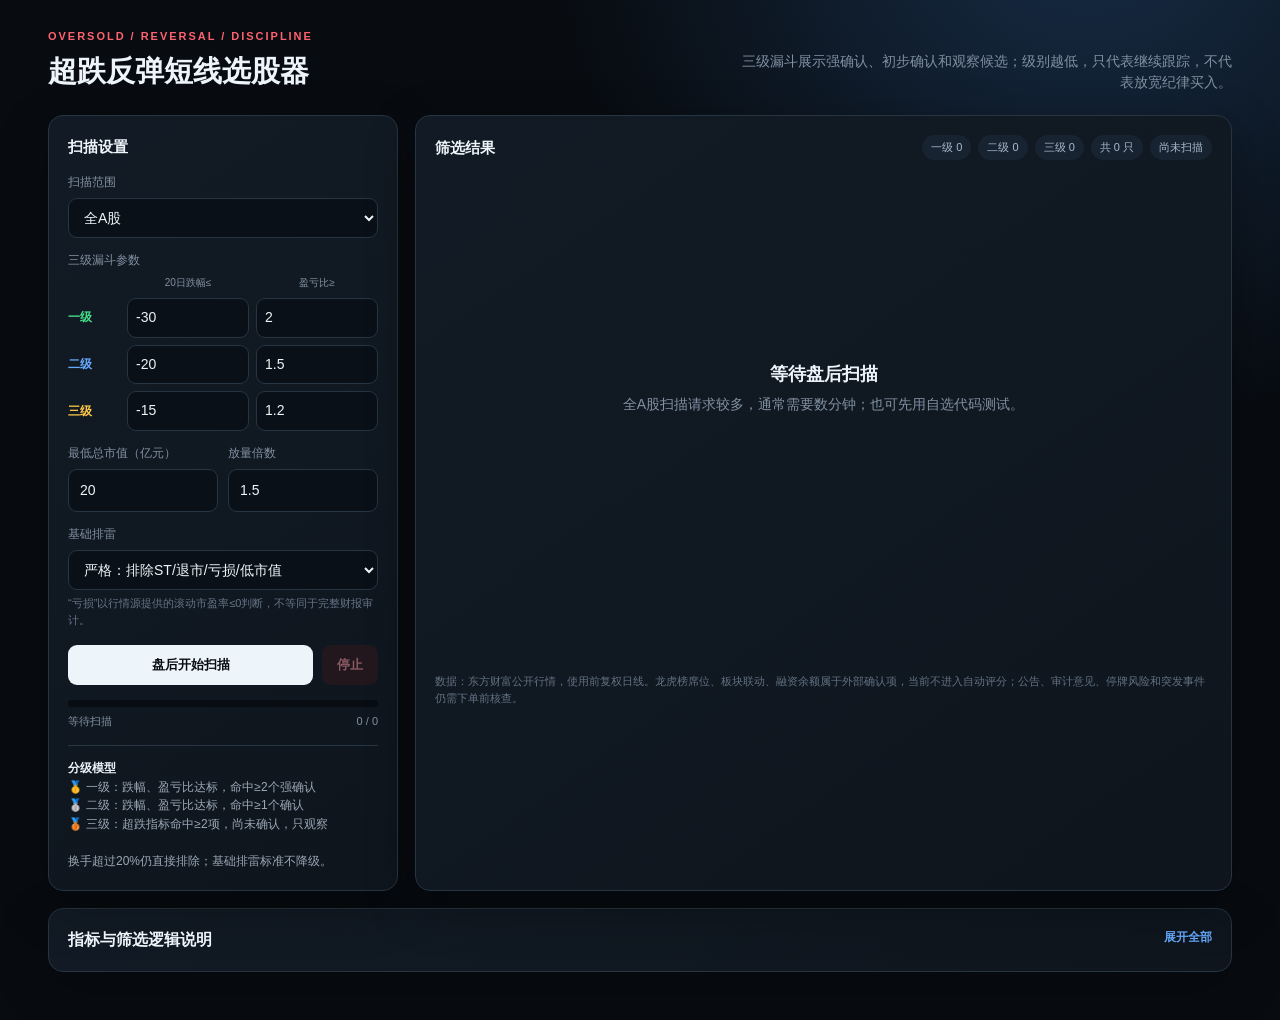
<file: My_Projects/超跌反弹短线选股器.html>
<!doctype html>
<html lang="zh-CN">
<head>
<meta charset="utf-8"><meta name="viewport" content="width=device-width,initial-scale=1">
<title>超跌反弹短线选股器</title>
<style>
:root{--bg:#080c11;--card:#111923;--card2:#0c131b;--line:#273442;--text:#edf4fa;--muted:#8190a2;--red:#ff626f;--green:#46df8a;--blue:#66aaff;--amber:#ffc84a}*{box-sizing:border-box}body{margin:0;background:radial-gradient(circle at 85% -10%,#172d47,transparent 34%),var(--bg);color:var(--text);font:14px/1.55 Inter,"Segoe UI","Microsoft YaHei",sans-serif}.app{max-width:1220px;margin:auto;padding:28px 18px 48px}.head{display:flex;justify-content:space-between;align-items:end;gap:18px;margin-bottom:21px}.eyebrow{color:var(--red);font-size:11px;font-weight:900;letter-spacing:.18em}.head h1{font-size:29px;margin:4px 0 0}.head p{margin:0;color:var(--muted);max-width:490px;text-align:right}.layout{display:grid;grid-template-columns:350px 1fr;gap:17px}.card{background:linear-gradient(145deg,#121b25,#0e151d);border:1px solid var(--line);border-radius:15px;padding:19px;box-shadow:0 16px 50px #0005}.card h2{font-size:15px;margin:0 0 15px}.field{margin-bottom:13px}.field label{display:block;color:var(--muted);font-size:12px;margin-bottom:6px}input,select,textarea{width:100%;border:1px solid var(--line);border-radius:9px;background:#091017;color:var(--text);padding:10px 11px;outline:none;font:inherit}input:focus,select:focus,textarea:focus{border-color:var(--blue);box-shadow:0 0 0 3px #66aaff18}textarea{min-height:88px;resize:vertical}.pair{display:grid;grid-template-columns:1fr 1fr;gap:10px}.tip{font-size:11px;color:#657487;margin-top:5px}.button-row{display:flex;gap:9px;margin-top:16px}button{border:0;border-radius:9px;padding:11px 15px;font-weight:850;cursor:pointer}.run{flex:1;background:var(--text);color:#080c11}.stop{background:#34181d;color:#ff9ca4}.stop:disabled,.run:disabled{opacity:.5;cursor:not-allowed}.progress{margin-top:15px}.bar{height:7px;background:#080d13;border-radius:99px;overflow:hidden}.bar i{display:block;height:100%;width:0;background:linear-gradient(90deg,var(--blue),var(--green));transition:width .2s}.progress-text{display:flex;justify-content:space-between;color:var(--muted);font-size:11px;margin-top:6px}.rules{margin-top:15px;border-top:1px solid var(--line);padding-top:13px;color:#9ba8b6;font-size:12px}.rules b{color:var(--text)}.toolbar{display:flex;justify-content:space-between;align-items:center;gap:12px;margin-bottom:13px}.toolbar h2{margin:0}.badges{display:flex;gap:7px;flex-wrap:wrap}.badge{background:#172330;color:#a9bacb;padding:4px 9px;border-radius:99px;font-size:11px}.table-wrap{overflow:auto;min-height:485px}table{width:100%;border-collapse:collapse;min-width:820px}th,td{padding:11px 9px;border-bottom:1px solid #202b36;text-align:right;white-space:nowrap}th{position:sticky;top:0;background:#111923;color:#78899b;font-size:11px}th:first-child,td:first-child,th:nth-child(2),td:nth-child(2){text-align:left}.code{font-weight:900;color:#fff}.drop{color:var(--red);font-weight:800}.rr{color:var(--green);font-weight:900}.signal{max-width:180px;white-space:normal;color:#bed0e1}.empty{height:430px;display:grid;place-items:center;text-align:center;color:var(--muted)}.empty strong{display:block;color:var(--text);font-size:18px;margin-bottom:5px}.buy{color:var(--blue);font-weight:800}.foot{color:#627183;font-size:11px;margin-top:15px}.error{color:#ff929b}.ok{color:var(--green)}@media(max-width:850px){.layout{grid-template-columns:1fr}.head{align-items:start;flex-direction:column}.head p{text-align:left}.table-wrap{min-height:300px}}
</style>
<style>.signal{max-width:210px}.tier{display:inline-block;border-radius:7px;padding:4px 8px;font-weight:900}.tier-1{background:#173e2a;color:#62eca0}.tier-2{background:#17304d;color:#7db7ff}.tier-3{background:#3b2e12;color:#ffd36e}.grade-settings{display:grid;gap:7px;margin-bottom:13px}.grade-row{display:grid;grid-template-columns:52px 1fr 1fr;gap:7px;align-items:center}.grade-row b{font-size:12px}.grade-row input{padding:8px}.grade-head{color:var(--muted);font-size:10px;text-align:center}</style>
<style>.signal{min-width:310px!important;max-width:380px!important;line-height:1.7;text-align:left!important}table{min-width:1180px}.logic-card{margin-top:17px}.logic-card summary{cursor:pointer;font-size:16px;font-weight:900;list-style:none}.logic-card summary::-webkit-details-marker{display:none}.logic-card summary:after{content:'展开全部';float:right;color:var(--blue);font-size:12px}.logic-card[open] summary:after{content:'收起'}.logic-grid{display:grid;grid-template-columns:repeat(3,1fr);gap:12px;margin-top:17px}.logic-section{background:#0a1118;border:1px solid #202c38;border-radius:11px;padding:14px}.logic-section h3{font-size:13px;color:#dcecff;margin:0 0 9px}.logic-section p{margin:5px 0;color:#96a6b7;font-size:12px}.logic-section code{color:#75b5ff;background:#101c28;padding:1px 4px;border-radius:4px}.logic-section .must{color:#ff9ba3}.logic-section .good{color:#68e69d}@media(max-width:850px){.logic-grid{grid-template-columns:1fr}}</style>
</head>
<body><main class="app">
<header class="head"><div><div class="eyebrow">OVERSOLD / REVERSAL / DISCIPLINE</div><h1>超跌反弹短线选股器</h1></div><p>三级漏斗展示强确认、初步确认和观察候选；级别越低，只代表继续跟踪，不代表放宽纪律买入。</p></header>
<div class="layout">
<aside class="card"><h2>扫描设置</h2>
  <div class="field"><label>扫描范围</label><select id="scope"><option value="all">全A股</option><option value="custom">自选A股代码</option></select></div>
  <div class="field" id="customBox" hidden><label>自选代码</label><textarea id="codes" placeholder="600519, 300750, 000001&#10;可用逗号、空格或换行分隔"></textarea></div>
  <div class="field"><label>三级漏斗参数</label><div class="grade-settings"><div class="grade-row"><span></span><span class="grade-head">20日跌幅≤</span><span class="grade-head">盈亏比≥</span></div><div class="grade-row"><b class="ok">一级</b><input id="drop1" type="number" value="-30" max="-1"><input id="rr1" type="number" value="2" min="1" step="0.1"></div><div class="grade-row"><b style="color:var(--blue)">二级</b><input id="drop2" type="number" value="-20" max="-1"><input id="rr2" type="number" value="1.5" min="1" step="0.1"></div><div class="grade-row"><b style="color:var(--amber)">三级</b><input id="drop3" type="number" value="-15" max="-1"><input id="rr3" type="number" value="1.2" min="1" step="0.1"></div></div></div>
  <div class="pair"><div class="field"><label>最低总市值（亿元）</label><input id="capLimit" type="number" value="20" min="0" step="1"></div><div class="field"><label>放量倍数</label><input id="volumeMultiple" type="number" value="1.5" min="1" step="0.1"></div></div>
  <div class="field"><label>基础排雷</label><select id="riskFilter"><option value="strict">严格：排除ST/退市/亏损/低市值</option><option value="normal">普通：排除ST/退市/低市值</option></select><div class="tip">“亏损”以行情源提供的滚动市盈率≤0判断，不等同于完整财报审计。</div></div>
  <div class="button-row"><button class="run" id="runBtn">盘后开始扫描</button><button class="stop" id="stopBtn" disabled>停止</button></div>
  <div class="progress"><div class="bar"><i id="bar"></i></div><div class="progress-text"><span id="status">等待扫描</span><span id="count">0 / 0</span></div></div>
  <div class="rules"><b>分级模型</b><br>🥇 一级：跌幅、盈亏比达标，命中≥2个强确认<br>🥈 二级：跌幅、盈亏比达标，命中≥1个确认<br>🥉 三级：超跌指标命中≥2项，尚未确认，只观察<br><br>换手超过20%仍直接排除；基础排雷标准不降级。</div>
</aside>
<section class="card"><div class="toolbar"><h2>筛选结果</h2><div class="badges"><span class="badge" id="tier1Count">一级 0</span><span class="badge" id="tier2Count">二级 0</span><span class="badge" id="tier3Count">三级 0</span><span class="badge" id="resultCount">共 0 只</span><span class="badge" id="scanTime">尚未扫描</span></div></div><div class="table-wrap" id="output"><div class="empty"><div><strong>等待盘后扫描</strong>全A股扫描请求较多，通常需要数分钟；也可先用自选代码测试。</div></div></div><div class="foot">数据：东方财富公开行情，使用前复权日线。龙虎榜席位、板块联动、融资余额属于外部确认项，当前不进入自动评分；公告、审计意见、停牌风险和突发事件仍需下单前核查。</div></section>
</div>
<details class="card logic-card">
  <summary>指标与筛选逻辑说明</summary>
  <div class="logic-grid">
    <section class="logic-section"><h3>① 数据与基础门槛</h3><p>每只股票读取最近 <code>100个交易日</code>的前复权日线。</p><p>超跌幅：<code>当前收盘价 ÷ 20日前收盘价 − 1</code>。</p><p class="must">始终排除：ST、退市、无有效价格、换手率&gt;20%、低于设定市值；严格模式还排除滚动市盈率≤0或无有效市盈率。</p></section>
    <section class="logic-section"><h3>② 地量与放量</h3><p>高点量：最近60日最高价当天成交量。</p><p>地量：启动日前3日平均量 ≤ 高点量的1/3。</p><p class="good">地量启动：地量成立＋当日阳线＋涨幅≥3%＋当日量≥前三日均量1.5倍。</p><p>放量止跌：20日跌幅达到分级门槛后，当日量≥前20日均量×设定倍数，并收阳线或长下影。</p></section>
    <section class="logic-section"><h3>③ 换手率</h3><p>检查此前10日最低换手率；若曾低于1%，最新日突然升至5%–10%，记为资金苏醒辅助命中。</p><p>最新换手率处于5%–10%但此前未低于1%，只展示数值，不计辅助分。</p><p><code>&gt;20%</code>：直接淘汰，不进入任何级别。</p></section>
    <section class="logic-section"><h3>④ K线确认</h3><p>双针/多针：最近12日出现至少两根长下影，低点误差≤1.5%，且最新日收阳。</p><p>阳包阴：最新阳线高低范围完全覆盖前1–3根连续阴线。</p><p>早晨之星：大阴线＋缩量十字星＋阳线收回首根阴线实体一半以上。</p><p>单针/十字星：必须随后2–3日不破低点，并由最新阳线确认；未确认不计入。</p></section>
    <section class="logic-section"><h3>⑤ MACD</h3><p>使用 <code>EMA12、EMA26、DEA9</code>，100日数据用于预热。</p><p>底背离：股价回到或跌破最近约40日波段低点，但DIF和绿柱强于前低。</p><p class="good">强确认：底背离后DIF上穿DEA，MACD柱由≤0变为&gt;0。未金叉只显示“待确认”，不能单独升级。</p></section>
    <section class="logic-section"><h3>⑥ BIAS、RSI、BOLL</h3><p>BIAS5：<code>现价÷MA5−1</code>，低于−10%命中；BIAS10低于−8%显示。</p><p>RSI采用14日简单涨跌幅算法，取最近5日最低值；&lt;20超卖，&lt;10严重超卖。</p><p>BOLL：20日中轨±2倍标准差；连续3日收盘低于各自下轨时命中。</p><p>这些属于超跌辅助项，不能单独当成反弹启动。</p></section>
    <section class="logic-section"><h3>⑦ 支撑、止损与压力</h3><p>支撑：最近60日内距离现价最近的五日波段低点；没有则取20日最低价。</p><p>止损：<code>支撑位×98.5%</code>。</p><p>压力一：现价上方最近的MA5、MA10、BOLL中轨、60日区间50%位置或20日高点。</p><p>压力二：<code>max(60日高点, 压力一×1.03)</code>。</p></section>
    <section class="logic-section"><h3>⑧ 盈亏比</h3><p>风险：<code>现价−止损价</code>。</p><p>收益：<code>第一压力位−现价</code>。</p><p>盈亏比：<code>收益÷风险</code>。分别与一级、二级、三级设置值比较。</p></section>
    <section class="logic-section"><h3>⑨ 分级与评分</h3><p><b>一级：</b>达到一级跌幅和盈亏比，且命中≥2个强确认。</p><p><b>二级：</b>达到二级跌幅和盈亏比，且命中≥1个已确认信号。</p><p><b>三级：</b>达到三级跌幅和盈亏比，且有确认信号或命中≥2个辅助项；只观察，禁止买入。</p><p>评分：强确认每项3分；已确认单针/十字星每项2分；地量、换手、BIAS、RSI、BOLL、未确认MACD背离等辅助项每项1分。</p></section>
    <section class="logic-section"><h3>⑩ 强确认清单</h3><p>地量后放量阳线、超跌后放量止跌、双针/多针、阳包阴、早晨之星、MACD底背离后金叉红柱。</p><p>单针确认和十字星确认属于普通确认，不计作3分强确认。</p></section>
    <section class="logic-section"><h3>⑪ 外部确认项</h3><p>龙虎榜知名席位、板块集体上涨、融资余额企稳回升需要独立数据源。</p><p class="must">当前版本不抓取这三项，也不把它们计入评分，避免用不完整数据制造虚假确认。</p></section>
    <section class="logic-section"><h3>⑫ 结果排序</h3><p>先按级别排序：一级→二级→三级；同级先看指标评分，评分相同再看预期盈亏比。</p><p>历史缓存缺少新版指标时会显示提示，应重新执行扫描。</p></section>
  </div>
</details>
</main>
<script>
'use strict';const $=id=>document.getElementById(id);let stopped=false,results=[];
$('scope').onchange=()=>{$('customBox').hidden=$('scope').value!=='custom'};
function jsonp(url,timeout=12000){return new Promise((resolve,reject)=>{const cb='osr_'+Date.now()+'_'+Math.random().toString(36).slice(2),s=document.createElement('script');let done=false;const clean=()=>{s.remove();try{delete window[cb]}catch(_){window[cb]=undefined}};const timer=setTimeout(()=>{if(!done){done=true;clean();reject(new Error('请求超时'))}},timeout);window[cb]=data=>{if(done)return;done=true;clearTimeout(timer);clean();resolve(data)};s.onerror=()=>{if(done)return;done=true;clearTimeout(timer);clean();reject(new Error('网络连接失败'))};s.src=url+(url.includes('?')?'&':'?')+'cb='+cb+'&_='+Date.now();document.head.appendChild(s)})}
function marketOf(code){return /^6/.test(code)?'1.'+code:'0.'+code}
async function universe(){const fs='m:0+t:6,m:0+t:80,m:0+t:81+s:2048,m:1+t:2,m:1+t:23';const url='https://push2.eastmoney.com/api/qt/clist/get?pn=1&pz=6000&po=1&np=1&fltt=2&invt=2&fid=f3&fs='+encodeURIComponent(fs)+'&fields=f12,f14,f2,f3,f9,f20';const x=await jsonp(url);return(x.data&&x.data.diff||[]).map(v=>({code:String(v.f12),name:v.f14||'',price:+v.f2,pe:+v.f9,cap:+v.f20}))}
async function kline(stock){const url='https://push2his.eastmoney.com/api/qt/stock/kline/get?secid='+marketOf(stock.code)+'&klt=101&fqt=1&lmt=100&end=20500101&fields1=f1,f2,f3,f4,f5,f6&fields2=f51,f52,f53,f54,f55,f56,f57,f58,f59,f60,f61';const x=await jsonp(url);const ks=x.data&&x.data.klines;if(!ks||ks.length<60)throw new Error('日线不足');return ks.map(s=>{const a=s.split(',');return{date:a[0],open:+a[1],close:+a[2],high:+a[3],low:+a[4],volume:+a[5],amount:+a[6],pct:+a[8],turnover:+a[10]}})}
const avg=a=>a.reduce((s,n)=>s+n,0)/a.length;function rsi(rows,n=14){const out=[];for(let i=n;i<rows.length;i++){let g=0,l=0;for(let j=i-n+1;j<=i;j++){const d=rows[j].close-rows[j-1].close;if(d>0)g+=d;else l-=d}out[i]=l===0?100:100-(100/(1+g/l))}return out}function ema(values,n){const k=2/(n+1),out=[values[0]];for(let i=1;i<values.length;i++)out[i]=values[i]*k+out[i-1]*(1-k);return out}function macd(rows){const c=rows.map(x=>x.close),e12=ema(c,12),e26=ema(c,26),dif=c.map((_,i)=>e12[i]-e26[i]),dea=ema(dif,9);return{dif,dea,hist:dif.map((x,i)=>(x-dea[i])*2)}}function std(a){const m=avg(a);return Math.sqrt(avg(a.map(x=>(x-m)**2)))}
function inspect(stock,rows){const n=rows.length,last=rows.at(-1),prev=rows.at(-2),prev2=rows.at(-3),p20=rows.at(-21),drop=(last.close/p20.close-1)*100,r20=rows.slice(-20),r60=rows.slice(-60),v20=avg(rows.slice(-21,-1).map(x=>x.volume));if(drop>+$('drop3').value||last.turnover>20)return null;
  const hiIndex=rows.slice(-60).reduce((best,x,i,a)=>x.high>a[best].high?i:best,0),highVol=rows.slice(-60)[hiIndex].volume,baseVol=avg(rows.slice(-4,-1).map(x=>x.volume)),ground=baseVol<=highVol/3,groundLaunch=ground&&last.close>last.open&&last.pct>=3&&last.volume>=baseVol*1.5;
  const body=Math.abs(last.close-last.open),lower=Math.min(last.open,last.close)-last.low,longLower=lower>=Math.max(body*1.5,last.close*.015),volumeStop=last.volume>=v20*+$('volumeMultiple').value&&(last.close>last.open||longLower);
  const doubleNeedle=(()=>{const a=rows.slice(-12),pins=[];for(let i=0;i<a.length;i++){const b=Math.abs(a[i].close-a[i].open),sh=Math.min(a[i].open,a[i].close)-a[i].low;if(sh>=Math.max(b*1.5,a[i].close*.012))pins.push(a[i])}return pins.some((x,i)=>pins.slice(i+1).some(y=>Math.abs(x.low/y.low-1)<=.015))&&last.close>last.open})();
  let engulf=false;for(let k=1;k<=3;k++){const prior=rows.slice(n-1-k,n-1);if(prior.length===k&&prior.every(x=>x.close<x.open)&&last.close>last.open&&last.high>=Math.max(...prior.map(x=>x.high))&&last.low<=Math.min(...prior.map(x=>x.low)))engulf=true}
  const a=rows.at(-3),b=rows.at(-2),morning=a.close<a.open&&Math.abs(b.close-b.open)<=b.close*.006&&b.volume<a.volume&&last.close>last.open&&last.close>=(a.open+a.close)/2;
  const confirmedPin=(()=>{for(let i=n-4;i<=n-3;i++){const x=rows[i],bd=Math.abs(x.close-x.open),sh=Math.min(x.open,x.close)-x.low;if(sh>=Math.max(bd*2,x.close*.015)&&rows.slice(i+1).every(y=>y.low>=x.low)&&last.close>last.open)return true}return false})();
  const confirmedDoji=(()=>{for(let i=n-4;i<=n-2;i++){const x=rows[i];if(Math.abs(x.close-x.open)<=x.close*.004&&x.volume<avg(rows.slice(Math.max(0,i-5),i).map(y=>y.volume))&&rows.slice(i+1).every(y=>y.low>=x.low)&&last.close>last.open&&last.pct>=3)return true}return false})();
  const mc=macd(rows),swing=[];for(let i=Math.max(30,n-40);i<n-2;i++)if(rows[i].low<=rows[i-1].low&&rows[i].low<=rows[i+1].low)swing.push(i);const old=swing.at(-1),macdDiv=old!=null&&last.low<=rows[old].low&&mc.dif.at(-1)>mc.dif[old]&&mc.hist.at(-1)>mc.hist[old],macdConfirm=macdDiv&&mc.dif.at(-1)>mc.dea.at(-1)&&mc.hist.at(-1)>0&&mc.hist.at(-2)<=0;
  const rv=rsi(rows),minRsi=Math.min(...rv.slice(-5).filter(Number.isFinite)),ma5=avg(rows.slice(-5).map(x=>x.close)),ma10=avg(rows.slice(-10).map(x=>x.close)),ma20=avg(r20.map(x=>x.close)),bias5=(last.close/ma5-1)*100,bias10=(last.close/ma10-1)*100,bollMid=ma20,bollLower=ma20-2*std(r20.map(x=>x.close));let boll3=true;for(let i=n-3;i<n;i++){const w=rows.slice(i-19,i+1).map(x=>x.close);if(w.length<20||rows[i].close>=avg(w)-2*std(w))boll3=false}
  const strongCount=[groundLaunch,volumeStop,doubleNeedle,engulf,morning,macdConfirm].filter(Boolean).length,confirmCount=strongCount+[confirmedPin,confirmedDoji].filter(Boolean).length;
  const lows=[];for(let i=Math.max(2,n-60);i<n-2;i++)if(rows[i].low<=rows[i-1].low&&rows[i].low<=rows[i-2].low&&rows[i].low<=rows[i+1].low&&rows[i].low<=rows[i+2].low&&rows[i].low<=last.close)lows.push(rows[i].low);const support=lows.length?Math.max(...lows):Math.min(...r20.map(x=>x.low)),stop=support*.985,risk=last.close-stop;if(risk<=0)return null;
  const hi20=Math.max(...r20.slice(0,-1).map(x=>x.high)),hi60=Math.max(...r60.slice(0,-1).map(x=>x.high)),lo60=Math.min(...r60.map(x=>x.low)),fib50=(hi60+lo60)/2,cands=[ma5,ma10,bollMid,fib50,hi20].filter(x=>x>last.close*1.002).sort((x,y)=>x-y),res1=cands[0]||Math.max(hi20,last.close*1.05),res2=Math.max(hi60,res1*1.03),rr=(res1-last.close)/risk;
  const turnoverGood=last.turnover>=5&&last.turnover<=10,priorTurnovers=rows.slice(-11,-1).map(x=>x.turnover).filter(x=>x>0),priorTurnoverLow=priorTurnovers.length?Math.min(...priorTurnovers):Infinity,turnoverWake=priorTurnoverLow<1&&turnoverGood,auxCount=[ground,bias5<-10,minRsi<20,boll3,turnoverWake,macdDiv].filter(Boolean).length;let grade=0;if(drop<=+$('drop1').value&&rr>=+$('rr1').value&&strongCount>=2)grade=1;else if(drop<=+$('drop2').value&&rr>=+$('rr2').value&&confirmCount>=1)grade=2;else if(drop<=+$('drop3').value&&rr>=+$('rr3').value&&(confirmCount>=1||auxCount>=2))grade=3;if(!grade)return null;
  const signals=[groundLaunch?'VOL·地量启动':'',volumeStop?'VOL·放量止跌':'',doubleNeedle?'K·双针/多针':'',engulf?'K·阳包阴':'',morning?'K·早晨之星':'',confirmedPin?'K·单针已确认':'',confirmedDoji?'K·十字星已确认':'',macdConfirm?'MACD·底背离+金叉红柱':'',ground&&!groundLaunch?'VOL·地量待启动':'',turnoverWake?`TURN·${priorTurnoverLow.toFixed(1)}→${last.turnover.toFixed(1)}%`:turnoverGood?`TURN·${last.turnover.toFixed(1)}%`:'',bias5<-10?`BIAS5·${bias5.toFixed(1)}%`:'',bias10<-8?`BIAS10·${bias10.toFixed(1)}%`:'',minRsi<10?`RSI·${minRsi.toFixed(1)}严重超卖`:minRsi<20?`RSI·${minRsi.toFixed(1)}超卖`:'',boll3?'BOLL·下轨外×3':'',macdDiv&&!macdConfirm?'MACD·底背离待金叉':''].filter(Boolean),score=strongCount*3+(confirmCount-strongCount)*2+auxCount;return{...stock,price:last.close,date:last.date,drop,support,stop,res1,res2,rr,turnover:last.turnover,bias5,bias10,minRsi,grade,score,action:grade===1?'强确认：进入买点复核':grade===2?'已有确认：等待次日承接':'只观察，禁止买入',signal:signals.join(' ｜ ')} }
function baseFilter(s){if(!/^\d{6}$/.test(s.code)||/ST|退/.test(s.name)||s.price<=0)return false;if(s.cap&&s.cap<+$('capLimit').value*1e8)return false;if($('riskFilter').value==='strict'&&(!Number.isFinite(s.pe)||s.pe<=0))return false;return true}
function render(){const rank=x=>Number.isFinite(x.grade)?x.grade:3;results.sort((a,b)=>rank(a)-rank(b)||(b.score||0)-(a.score||0)||b.rr-a.rr);const counts=[1,2,3].map(g=>results.filter(x=>rank(x)===g).length);$('tier1Count').textContent='一级 '+counts[0];$('tier2Count').textContent='二级 '+counts[1];$('tier3Count').textContent='三级 '+counts[2];$('resultCount').textContent='共 '+results.length+' 只';if(!results.length){$('output').innerHTML='<div class="empty"><div><strong>没有符合条件的标的</strong>三级观察门槛也未达到，不降低基础风控标准。</div></div>';return}$('output').innerHTML='<table><thead><tr><th>级别</th><th>代码</th><th>名称</th><th class="signal">确认信号</th><th>操作纪律</th><th>现价</th><th>20日跌幅</th><th>止损</th><th>压力一</th><th>压力二</th><th>盈亏比</th><th>评分</th></tr></thead><tbody>'+results.map(x=>{const g=rank(x),action=x.action||(g===3?'只观察，禁止买入':'等待复核');return`<tr><td><span class="tier tier-${g}">${g===1?'一级':g===2?'二级':'三级'}</span></td><td class="code">${x.code}</td><td>${x.name}</td><td class="signal">${x.signal||'历史缓存，请重新扫描'}</td><td class="${g===3?'drop':'buy'}">${action}</td><td>${x.price.toFixed(2)}</td><td class="drop">${x.drop.toFixed(1)}%</td><td>${x.stop.toFixed(2)}</td><td>${x.res1.toFixed(2)}</td><td>${x.res2.toFixed(2)}</td><td class="rr">${x.rr.toFixed(2)}:1</td><td>${x.score||'—'}</td></tr>`}).join('')+'</tbody></table>'}
async function scan(){stopped=false;results=[];$('runBtn').disabled=true;$('stopBtn').disabled=false;$('status').className='';$('status').textContent='获取股票列表…';try{let stocks;if($('scope').value==='custom'){const codes=[...new Set($('codes').value.split(/[\s,，;；]+/).filter(Boolean))];if(!codes.length)throw new Error('请填写自选代码');const all=await universe(),map=new Map(all.map(x=>[x.code,x]));stocks=codes.map(c=>map.get(c)||{code:c,name:'未知',price:0,pe:1,cap:0})}else stocks=await universe();stocks=stocks.filter(baseFilter);const total=stocks.length;$('count').textContent='0 / '+total;let cursor=0,done=0;async function worker(){while(!stopped){const i=cursor++;if(i>=total)return;try{const rows=await kline(stocks[i]),r=inspect(stocks[i],rows);if(r)results.push(r)}catch(_){}done++;$('count').textContent=done+' / '+total;$('bar').style.width=(done/total*100).toFixed(1)+'%';if(done%20===0)render()}}await Promise.all(Array.from({length:Math.min(12,total)},worker));render();$('scanTime').textContent=new Date().toLocaleString('zh-CN',{hour12:false});$('status').textContent=stopped?'已停止':'扫描完成';$('status').className=stopped?'error':'ok';localStorage.setItem('oversoldResults',JSON.stringify(results));localStorage.setItem('oversoldTime',$('scanTime').textContent)}catch(e){$('status').textContent='失败：'+e.message;$('status').className='error'}finally{$('runBtn').disabled=false;$('stopBtn').disabled=true}}
$('runBtn').onclick=scan;$('stopBtn').onclick=()=>{stopped=true;$('status').textContent='正在停止…'};try{const old=JSON.parse(localStorage.getItem('oversoldResults')||'[]');if(old.length){results=old;render();$('scanTime').textContent=localStorage.getItem('oversoldTime')||'历史结果'}}catch(_){}
</script></body></html>
</file>
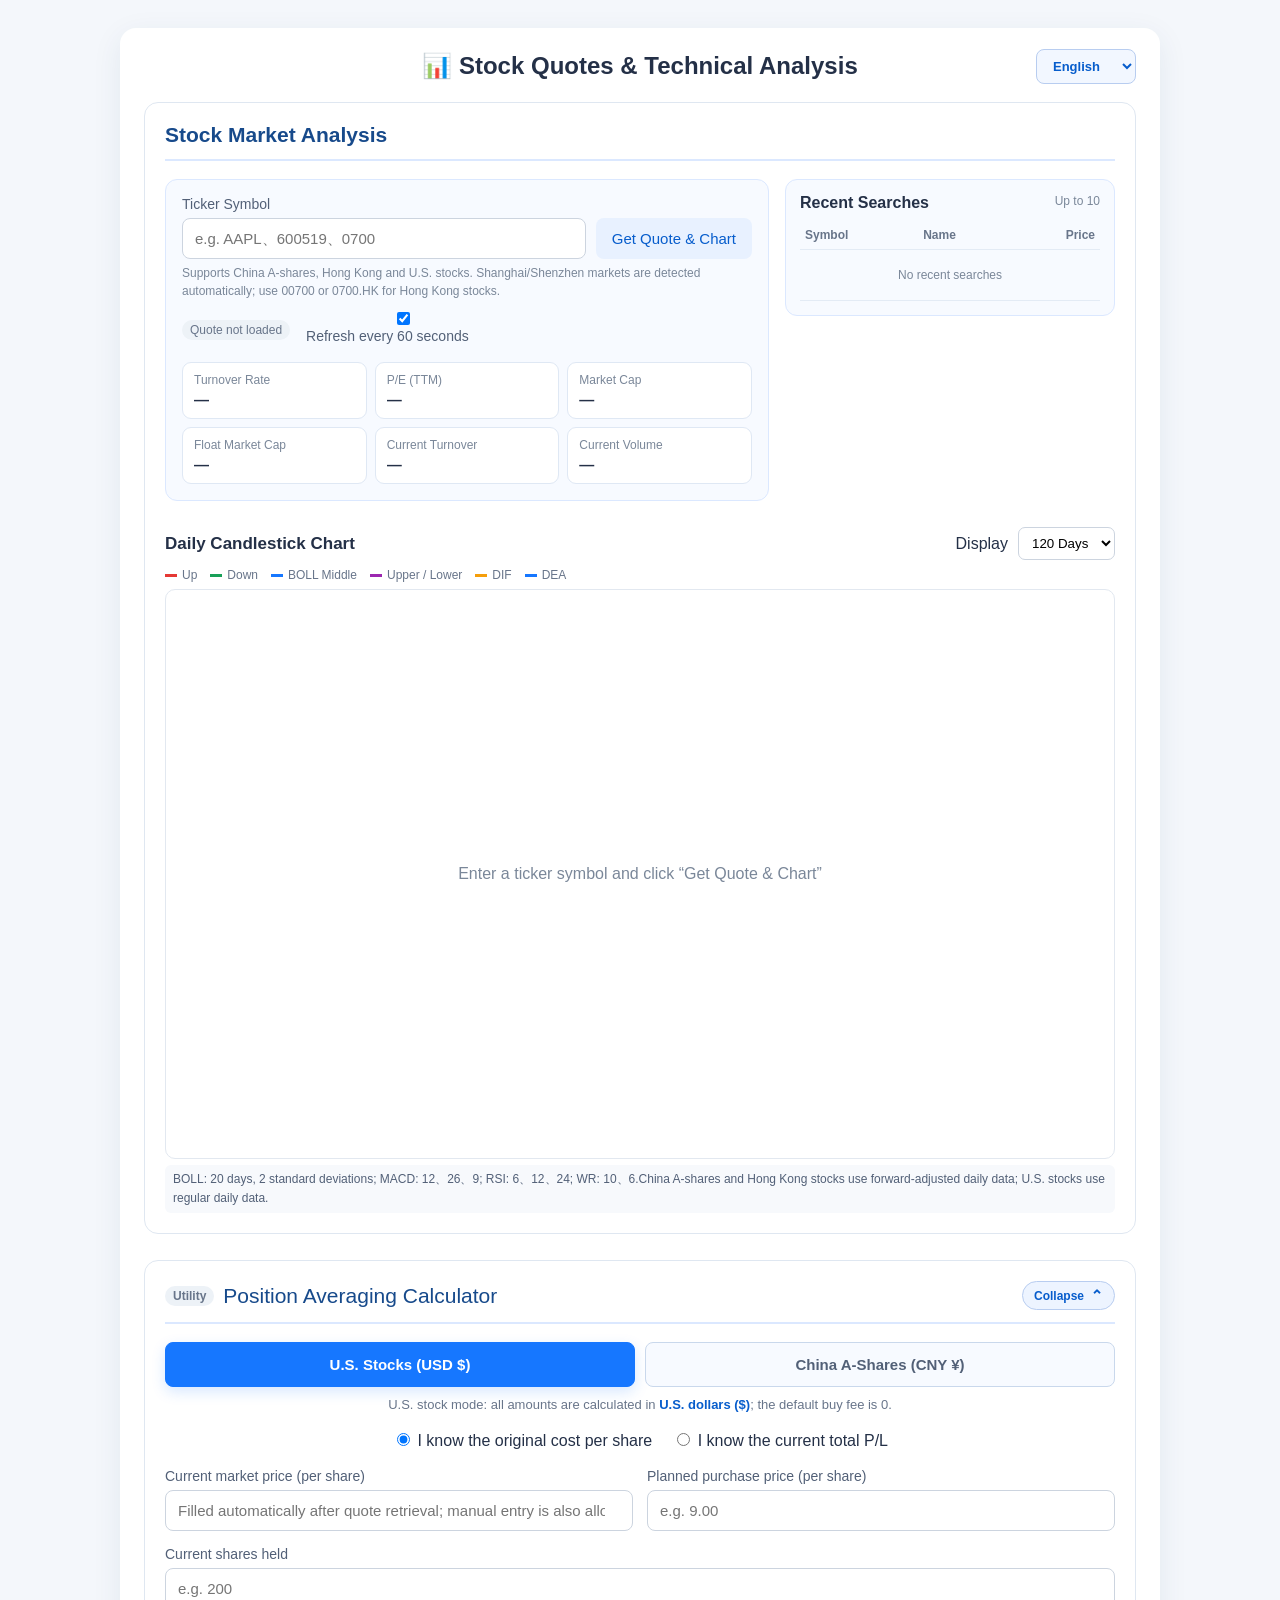
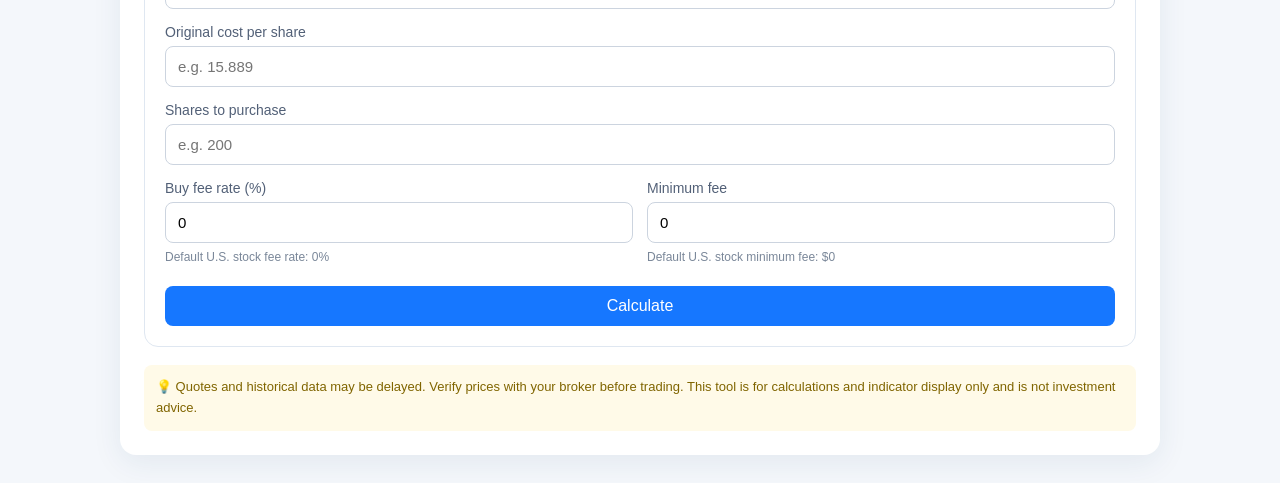
<file: Stock Quantitative_Tools/Stock Quotes & Technical Analysis. bilingual.html>
<!doctype html>
<html lang="en">
<head>
  <meta charset="utf-8">
  <meta name="viewport" content="width=device-width,initial-scale=1">
  <title>Stock Quotes &amp; Technical Analysis</title>
  <style>
    .basic-metrics{display:grid;grid-template-columns:repeat(3,minmax(0,1fr));gap:8px;margin-top:12px}.basic-metric{padding:10px 11px;border:1px solid #dfe8f4;border-radius:9px;background:#fff}.basic-metric small{display:block;margin-bottom:4px;color:#7a8799;font-size:12px}.basic-metric strong{display:block;overflow:hidden;color:#243047;font-size:15px;text-overflow:ellipsis;white-space:nowrap}.basic-metric.loading strong{color:#9aa5b1}.analysis-item span b{display:inline}.analysis-item span b.analysis-subtitle{display:block;margin:7px 0 1px;color:#243047}.analysis-item span b.analysis-subtitle:first-child{margin-top:0}.analysis-item.analysis-wide{grid-column:1/-1}@media(max-width:700px){.basic-metrics{grid-template-columns:repeat(2,minmax(0,1fr))}}
    details.macd-settings{padding:0;overflow:hidden}details.macd-settings>summary{display:flex;align-items:center;justify-content:space-between;gap:12px;padding:12px 14px;list-style:none;cursor:pointer}details.macd-settings>summary::-webkit-details-marker{display:none}.macd-settings-toggle{display:inline-flex;align-items:center;gap:6px;padding:6px 11px;border:1px solid #b8cdf0;border-radius:999px;background:#edf4ff;color:#075dcc;font-size:12px;font-weight:700;transition:.2s}.macd-settings-toggle:hover{background:#dceaff;box-shadow:0 3px 10px #1677ff20}.macd-settings-chevron{display:inline-block;font-size:15px;line-height:1;transition:transform .2s}details.macd-settings[open] .macd-settings-chevron{transform:rotate(180deg)}.macd-settings-body{padding:0 14px 12px}.macd-reset-row{display:flex;justify-content:flex-end;margin:-2px 0 4px}.macd-reset{border:1px solid #d6e2f3;border-radius:999px;background:#fff}
    .title-bar{position:relative;display:flex;align-items:center;justify-content:center;margin-bottom:22px;padding:0 124px}.title-bar h1{margin:0}.language-btn{position:absolute;right:0;max-width:118px;border-radius:8px;cursor:pointer;padding:8px 12px;border:1px solid #b8cdf0;background:#f2f7ff;color:#075dcc;font-size:13px;font-weight:600}.language-btn:hover{background:#e5efff}.utility-panel>summary{list-style:none;cursor:pointer}.utility-panel>summary::-webkit-details-marker{display:none}.utility-title{display:flex;align-items:center;gap:9px;color:#526077;border-bottom-color:#e7ebf1}.utility-fold-toggle{display:inline-flex;align-items:center;gap:6px;margin-left:auto;padding:6px 11px;border:1px solid #b8cdf0;border-radius:999px;background:#edf4ff;color:#075dcc;font-size:12px;font-weight:700;transition:background .2s,box-shadow .2s,transform .2s}.utility-title:hover .utility-fold-toggle{background:#dceaff;box-shadow:0 3px 10px #1677ff20}.utility-title:focus-visible{outline:2px solid #1677ff;outline-offset:3px;border-radius:7px}.utility-fold-collapse{display:none}.utility-panel[open] .utility-fold-expand{display:none}.utility-panel[open] .utility-fold-collapse{display:inline}.utility-fold-chevron{display:inline-block;font-size:15px;line-height:1;transition:transform .2s}.utility-panel[open] .utility-fold-chevron{transform:rotate(180deg)}.utility-badge{padding:3px 8px;border-radius:999px;background:#edf2f7;color:#68758a;font-size:12px;font-weight:600}.calculator-markets{display:grid;grid-template-columns:1fr 1fr;gap:10px;margin:0 0 18px}.market-tab{padding:13px;border:1px solid #c9d8ec;background:#f7faff;color:#526077;font-weight:700}.market-tab.active{border-color:#1677ff;background:#1677ff;color:#fff;box-shadow:0 5px 14px #1677ff2b}.calculator-market-note{margin:-8px 0 18px;color:#68758a;font-size:13px;text-align:center}.currency-unit{color:#075dcc;font-weight:700}.indicator-analysis-result{margin:2px 0 12px;padding:12px 14px;border-left:4px solid #1677ff;border-radius:7px;background:#edf4ff;color:#243047;font-size:13px;line-height:1.7}.indicator-analysis-result b{display:block;margin-bottom:3px;color:#075dcc;font-size:14px}.macd-settings{margin:0 0 12px;padding:12px 14px;border:1px solid #dbe5f2;border-radius:8px;background:#fbfcfe}.macd-settings-head{display:flex;align-items:center;justify-content:space-between;gap:10px;margin-bottom:6px}.macd-settings-title{font-size:15px;font-weight:700;color:#243047}.macd-reset{padding:5px 9px;background:transparent;color:#1677ff;font-size:12px}.macd-setting-row{display:grid;grid-template-columns:minmax(150px,1fr) 92px 28px 90px;align-items:center;gap:8px;padding:8px 0;border-top:1px solid #e8edf3}.macd-setting-row input{width:100%;padding:8px;border:1px solid #ccd4df;border-radius:7px;text-align:center;font-size:16px;font-weight:600}.macd-day-unit::before{content:"日"}html[lang="en"] .macd-day-unit::before{content:"d"}html[lang="fr"] .macd-day-unit::before{content:"j"}.macd-range{color:#8a96a8;font-size:12px;white-space:nowrap}.macd-setting-note{margin-top:6px;color:#7a8799;font-size:12px;line-height:1.5}.macd-setting-error{margin-top:5px;color:#b42318;font-size:12px}.macd-setting-error:empty{display:none}@media(max-width:560px){.title-bar{justify-content:flex-start;padding:0 124px 0 0}.title-bar h1{text-align:left;font-size:20px}.macd-setting-row{grid-template-columns:1fr 78px 20px}.macd-range{grid-column:1/-1;padding-left:0}}
    *{box-sizing:border-box}body{margin:0;background:#f4f7fb;color:#243047;font-family:"Segoe UI","Microsoft YaHei",sans-serif}.card{max-width:1040px;margin:28px auto;padding:24px;background:#fff;border-radius:16px;box-shadow:0 8px 30px #1c3b6414}h1{margin:0 0 22px;text-align:center;font-size:24px}.module{padding:20px;border:1px solid #dfe7f1;border-radius:14px;background:#fff}.module+.module{margin-top:26px}.module-title{margin:0 0 18px;padding-bottom:12px;border-bottom:2px solid #dbe8ff;color:#174a8b;font-size:21px}.quote-box{padding:16px;margin-bottom:20px;background:#f7faff;border:1px solid #dbe8ff;border-radius:12px}.quote-row{display:grid;grid-template-columns:1fr auto;gap:10px}.quote-row input{min-width:0}.quote-meta{display:flex;gap:8px;align-items:center;flex-wrap:wrap;margin-top:9px;color:#68758a;font-size:12px}.status{padding:3px 8px;border-radius:999px;background:#edf2f7}.status.ok{color:#237804;background:#f0ffe8}.status.error{color:#b42318;background:#fff0ed}.mode{display:flex;gap:20px;justify-content:center;flex-wrap:wrap;margin:4px 0 18px}.grid{display:grid;grid-template-columns:1fr 1fr;gap:14px}.group{margin-bottom:15px}.group label{display:block;margin-bottom:6px;color:#526077;font-size:14px}.group input,.group select{width:100%;padding:11px 12px;border:1px solid #ccd4df;border-radius:8px;background:#fff;font-size:15px}.group input:focus,.group select:focus{outline:2px solid #b7d3ff;border-color:#1677ff}.hint{margin-top:5px;color:#7a8799;font-size:12px;line-height:1.5}button{padding:11px 16px;border:0;border-radius:8px;cursor:pointer;font-size:15px}.fetch-btn{background:#e8f1ff;color:#075dcc;white-space:nowrap}.fetch-btn:disabled{cursor:wait;opacity:.65}.calc-btn{width:100%;margin-top:5px;background:#1677ff;color:#fff;font-size:16px}.chart-section{margin:22px 0 0;padding-top:4px}.chart-head{display:flex;align-items:center;justify-content:space-between;gap:12px;flex-wrap:wrap;margin-bottom:8px}.chart-title{font-size:17px;font-weight:700}.chart-tools{display:flex;align-items:center;gap:10px}.chart-tools select{padding:7px 9px;border:1px solid #ccd4df;border-radius:7px;background:#fff}.legend{display:flex;gap:13px;flex-wrap:wrap;margin:7px 0;color:#68758a;font-size:12px}.legend span::before{content:"";display:inline-block;width:12px;height:3px;margin-right:5px;vertical-align:middle;background:var(--c)}.chart-wrap{position:relative;width:100%;height:570px;border:1px solid #e2e8f0;border-radius:10px;background:#fff;overflow:hidden}.chart-wrap canvas{display:block;width:100%;height:100%;cursor:crosshair;touch-action:none}.chart-empty{position:absolute;inset:0;display:flex;align-items:center;justify-content:center;padding:20px;color:#7a8799;text-align:center;pointer-events:none}.chart-note{min-height:22px;margin-top:6px;padding:5px 8px;border-radius:6px;background:#f7f9fc;color:#526077;font-size:12px;line-height:1.6}.analysis-box{margin-top:16px;padding:16px;background:#f7f9fc;border-radius:12px}.analysis-head{display:flex;align-items:center;justify-content:space-between;gap:10px;margin-bottom:11px}.analysis-title{font-weight:700}.analysis-level{padding:4px 10px;border-radius:999px;background:#edf2f7;font-size:13px}.analysis-level.strong{color:#b42318;background:#fff0ed}.analysis-level.weak{color:#237804;background:#f0ffe8}.analysis-summary{margin-bottom:10px;line-height:1.65}.analysis-verdict{margin-bottom:12px;padding:12px 14px;border-left:4px solid #1677ff;background:#edf4ff;border-radius:6px;line-height:1.7}.analysis-verdict b{color:#243047}.analysis-grid{display:grid;grid-template-columns:repeat(2,1fr);gap:9px}.analysis-item{padding:11px;background:#fff;border-radius:8px;line-height:1.55}.analysis-item b{display:block;margin-bottom:3px}.analysis-item span{color:#68758a;font-size:13px}.analysis-warning{margin-top:10px;color:#7a8799;font-size:12px}.result{margin-top:22px;padding:18px;background:#f7f9fc;border-radius:12px;line-height:1.85}.section-title{margin:12px 0 4px;font-weight:700}.section-title:first-child{margin-top:0}.compare{display:grid;grid-template-columns:repeat(3,1fr);gap:9px;margin-top:10px}.metric{padding:10px;background:#fff;border-radius:8px;text-align:center}.metric small{display:block;color:#68758a;line-height:1.4}.metric b{font-size:17px}.scenario-wrap{margin-top:18px;overflow-x:auto}.scenario-table{width:100%;min-width:620px;border-collapse:collapse;background:#fff;font-size:13px}.scenario-table th,.scenario-table td{padding:9px 8px;border-bottom:1px solid #e8edf3;text-align:right;white-space:nowrap}.scenario-table th{background:#edf4ff;color:#526077;font-weight:600}.scenario-table th:first-child,.scenario-table td:first-child{text-align:left}.scenario-note{margin-top:6px;color:#7a8799;font-size:12px}.red{color:#d92d20}.green{color:#27810b}.tip{margin-top:18px;padding:12px;background:#fffae8;color:#806500;border-radius:8px;font-size:13px;line-height:1.6}.hidden{display:none}@media(max-width:700px){.card{margin:0;border-radius:0;min-height:100vh;padding:14px}.module{padding:14px}.module-title{font-size:19px}.grid,.analysis-grid{grid-template-columns:1fr}.compare{grid-template-columns:1fr}.quote-row{grid-template-columns:1fr}.fetch-btn{width:100%}.chart-wrap{height:500px}.legend{gap:8px}}
  </style>
  <style>
    .query-history-layout{display:grid;grid-template-columns:minmax(0,1fr) 330px;gap:16px;align-items:start}.query-history-layout .quote-box{margin-bottom:0}.history-box{padding:14px;border:1px solid #dbe8ff;border-radius:12px;background:#f7faff}.history-title{display:flex;justify-content:space-between;margin-bottom:9px;font-weight:700}.history-count{color:#7a8799;font-size:12px;font-weight:400}.history-table{width:100%;border-collapse:collapse;font-size:12px}.history-table th,.history-table td{padding:7px 5px;border-bottom:1px solid #e3ebf5;text-align:left}.history-table th{color:#68758a;font-weight:600}.history-table td:last-child,.history-table th:last-child{text-align:right}.history-link{padding:2px 0;border:0;background:transparent;color:#075dcc;font-size:12px;text-align:left;cursor:pointer}.history-link:hover{text-decoration:underline}.history-price{white-space:nowrap}.history-empty{padding:18px 4px!important;color:#7a8799;text-align:center!important}.indicator-guide{margin-top:12px;border:1px solid #dbe5f2;border-radius:9px;background:#fff}.indicator-guide-title{padding:11px 13px;color:#174a8b;font-weight:700}.indicator-guide summary{padding:11px 13px;color:#174a8b;font-weight:700;cursor:pointer}.indicator-guide-content{padding:0 14px 13px;color:#526077;font-size:13px;line-height:1.7}.indicator-doc{margin-top:10px;border:1px solid #e1e8f2;border-radius:8px;background:#f8faff}.indicator-doc>summary{padding:9px 11px;color:#075dcc;font-size:13px;list-style-position:inside}.indicator-doc-content{padding:2px 12px 11px}.indicator-guide-content p{margin:0 0 8px}.indicator-guide-content ol{margin:0;padding-left:21px}.indicator-guide-content li+li{margin-top:5px}.indicator-chart-head{display:flex;justify-content:space-between;gap:10px;flex-wrap:wrap;margin-bottom:7px}.indicator-values{color:#243047;font-weight:600}.indicator-legend{display:flex;gap:12px;flex-wrap:wrap;font-size:12px}.indicator-legend span::before{content:"";display:inline-block;width:11px;height:3px;margin-right:4px;vertical-align:middle;background:var(--c)}.indicator-chart-wrap{width:100%;height:190px;margin-bottom:12px;border:1px solid #e2e8f0;border-radius:8px;background:#fbfcfe;overflow:hidden}.indicator-chart-wrap canvas{display:block;width:100%;height:100%}.scale-note{padding:8px 10px;border-radius:6px;background:#fff8e6;color:#806500}@media(max-width:820px){.query-history-layout{grid-template-columns:1fr}.history-box{margin-top:0}}
  </style>
</head>
<body>
  <main class="card">
    <div class="title-bar"><h1>📊 个股行情获取与技术面分析</h1><select id="languageBtn" class="language-btn" aria-label="Choose language"><option value="en" selected>English</option><option value="fr">Français</option><option value="zh">中文</option></select></div>
    <section class="module" aria-labelledby="marketModuleTitle">
      <h2 id="marketModuleTitle" class="module-title">【个股行情基础分析】</h2>
    <div class="query-history-layout">
    <section class="quote-box">
      <div class="group" style="margin:0">
        <label for="symbol">股票代码</label>
        <div class="quote-row">
          <input id="symbol" type="text" autocomplete="off" placeholder="例如 AAPL、600519、0700">
          <button id="fetchBtn" class="fetch-btn" type="button">获取行情与K线</button>
        </div>
        <div class="hint">支持 A 股、港股和美股；A 股自动识别沪深市场，港股可输入 00700 或 0700.HK。</div>
        <div class="quote-meta"><span id="quoteStatus" class="status">尚未获取行情</span><span id="quoteTime"></span><label><input id="autoRefresh" type="checkbox" checked> 每 60 秒刷新报价</label></div>
        <div id="basicMetrics" class="basic-metrics" aria-label="股票基础行情指标">
          <div class="basic-metric"><small>换手率</small><strong id="metricTurnover">—</strong></div><div class="basic-metric"><small>市盈率（TTM）</small><strong id="metricPe">—</strong></div><div class="basic-metric"><small>总市值</small><strong id="metricMarketCap">—</strong></div>
          <div class="basic-metric"><small>流通市值</small><strong id="metricFloatCap">—</strong></div><div class="basic-metric"><small>当前成交额</small><strong id="metricAmount">—</strong></div><div class="basic-metric"><small>当前成交量</small><strong id="metricVolume">—</strong></div>
        </div>
      </div>
    </section>
    <aside class="history-box" aria-labelledby="historyTitle">
      <div class="history-title"><span id="historyTitle">最近查询</span><span class="history-count">最多10只</span></div>
      <table class="history-table"><thead><tr><th>股票</th><th>名称</th><th>价格</th></tr></thead><tbody id="historyBody"><tr><td colspan="3" class="history-empty">暂无查询记录</td></tr></tbody></table>
    </aside>
    </div>

    <section class="chart-section" aria-labelledby="chartTitle">
      <div class="chart-head"><div id="chartTitle" class="chart-title">日 K 技术图表</div><div class="chart-tools"><label for="chartPeriod">显示</label><select id="chartPeriod"><option value="60">60 日</option><option value="120" selected>120 日</option><option value="240">240 日</option></select></div></div>
      <div class="legend"><span style="--c:#e53935">上涨</span><span style="--c:#18a058">下跌</span><span style="--c:#1677ff">BOLL 中轨</span><span style="--c:#9c27b0">上轨 / 下轨</span><span style="--c:#f59e0b">DIF</span><span style="--c:#1677ff">DEA</span></div>
      <div id="chartWrap" class="chart-wrap"><canvas id="stockChart" role="img" aria-label="股票日K线、成交量、布林带与MACD图"></canvas><div id="chartEmpty" class="chart-empty">输入股票代码并点击“获取行情与K线”</div></div>
      <div id="chartInfo" class="chart-note">布林带参数：20 日、2 倍标准差；MACD 参数：12、26、9；RSI 参数：6、12、24；WR 参数：6、10。A 股和港股使用前复权日线，美股使用普通日线。</div>
      <section id="technicalAnalysis" class="analysis-box hidden" aria-live="polite">
        <div class="analysis-head"><div class="analysis-title">当前技术面分析</div><span id="analysisLevel" class="analysis-level">等待数据</span></div>
        <div id="analysisSummary" class="analysis-summary"></div>
        <div id="analysisVerdict" class="analysis-verdict"></div>
        <div id="analysisGrid" class="analysis-grid"></div>
        <section class="indicator-guide">
          <div class="indicator-guide-title">MACD 指标分析和详解</div>
          <div class="indicator-guide-content">
            <div id="macdDetailAnalysis" class="indicator-analysis-result"><b>MACD 分析结果</b><span>等待行情数据</span></div>
            <details class="macd-settings">
              <summary><span class="macd-settings-title">MACD 参数配置</span><span class="macd-settings-toggle"><span>调整参数</span><span class="macd-settings-chevron">⌄</span></span></summary><div class="macd-settings-body"><div class="macd-reset-row"><button id="macdResetBtn" class="macd-reset" type="button">恢复默认</button></div>
              <label class="macd-setting-row"><span>日快速移动均线</span><input id="macdFastPeriod" type="number" min="2" max="200" step="1" value="12"><span class="macd-day-unit"></span><span class="macd-range">范围：2～200</span></label>
              <label class="macd-setting-row"><span>日慢速移动均线</span><input id="macdSlowPeriod" type="number" min="2" max="200" step="1" value="26"><span class="macd-day-unit"></span><span class="macd-range">范围：2～200</span></label>
              <label class="macd-setting-row"><span>日移动平均</span><input id="macdSignalPeriod" type="number" min="2" max="200" step="1" value="9"><span class="macd-day-unit"></span><span class="macd-range">范围：2～200</span></label>
              <div class="macd-setting-note">参数依次对应快速 EMA、慢速 EMA 和 DIF 的信号 EMA；默认设置为 MACD(12, 26, 9)。</div><div id="macdSettingError" class="macd-setting-error" aria-live="polite"></div></div>
            </details>
            <div class="indicator-chart-head"><span id="macdLatest" class="indicator-values">等待 MACD 数据</span><span class="indicator-legend"><span style="--c:#f59e0b">DIF</span><span style="--c:#1677ff">DEA</span><span style="--c:#e53935">MACD 柱</span></span></div>
            <div class="indicator-chart-wrap"><canvas id="macdDetailChart" role="img" aria-label="MACD DIF、DEA与柱状线图"></canvas></div>
            <details class="indicator-doc"><summary>说明文档（点击展开）</summary><div class="indicator-doc-content"><p>MACD 利用收盘价的短期指数移动平均线 DIF 与长期指数移动平均线 DEA 之间的聚合和分离状况，辅助研判买进、卖出时机，可作为中长线投资者的参考指标。由于 MACD 具有滞后性，在行情迅速大幅上涨或下跌时不宜单独使用。</p>
            <ol>
              <li>DIF、DEA 均位于零轴上方（下方）时，DIF 向上突破（向下跌破）DEA，可作为买入（卖出）参考信号。</li>
              <li>当 DIF、DEA 或 MACD 柱以较大角度快速变化时，可能代表市场大趋势正在转变，应结合价格和成交量确认。</li>
              <li>MACD 柱由红变绿（由正转负）可作为卖出参考；由绿变红（由负转正）可作为买入参考。</li>
            </ol></div></details>
          </div>
        </section>
        <section class="indicator-guide">
          <div class="indicator-guide-title">WR 指标分析和详解</div>
          <div class="indicator-guide-content">
            <div id="wrDetailAnalysis" class="indicator-analysis-result"><b>WR 分析结果</b><span>等待行情数据</span></div>
            <details class="macd-settings"><summary><span class="macd-settings-title">WR 参数配置</span><span class="macd-settings-toggle"><span>调整参数</span><span class="macd-settings-chevron">⌄</span></span></summary><div class="macd-settings-body"><div class="macd-reset-row"><button id="wrResetBtn" class="macd-reset" type="button">恢复默认</button></div>
              <label class="macd-setting-row"><span>日威廉指标（一）</span><input id="wrPeriod10" type="number" min="2" max="100" step="1" value="10"><span class="macd-day-unit"></span><span class="macd-range">范围：2～100</span></label>
              <label class="macd-setting-row"><span>日威廉指标（二）</span><input id="wrPeriod6" type="number" min="2" max="100" step="1" value="6"><span class="macd-day-unit"></span><span class="macd-range">范围：2～100</span></label>
              <div class="macd-setting-note">两个参数代表不同周期的威廉指标；默认设置为 WR(10, 6)。</div><div id="wrSettingError" class="macd-setting-error" aria-live="polite"></div></div></details>
            <div class="indicator-chart-head"><span id="wrLatest" class="indicator-values">等待 WR 数据</span><span class="indicator-legend"><span id="wrLegend10" style="--c:#f59e0b">WR(10)</span><span id="wrLegend6" style="--c:#7c3aed">WR(6)</span></span></div>
            <div class="indicator-chart-wrap"><canvas id="wrChart" role="img" aria-label="WR 6日与10日指标曲线图"></canvas></div>
            <details class="indicator-doc"><summary>说明文档（点击展开）</summary><div class="indicator-doc-content"><p>WR（威廉指标）是分析市场短期行情走势、判断市场强弱分界的常用研判指标。它有助于捕捉股价异动前的瞬间，例如加速下跌以及上涨启动前可能出现的入市时机。</p>
            <p class="scale-note"><b>数值口径：</b>常见资料采用 0～100，以 0 为顶部、100 为底部；本页面采用等价的 -100～0 口径，以 0 为顶部、-100 为底部。以下规则均按本页面显示值表述。</p>
            <ol>
              <li>WR 以 -50 为强弱中轴；低于 -50 视为股价偏弱，高于 -50 视为股价偏强。</li>
              <li>WR 曾高于 -20，随后再次向下跌破 -20，可作为卖出参考信号。</li>
              <li>WR 曾低于 -80，随后再次向上突破 -80，可作为买入参考信号。</li>
              <li>WR 连续多次触及顶部或底部，并在局部形成双重或多重底、顶时，可分别作为买入或卖出参考。</li>
              <li>WR 进入高位或低位后，如果股价一峰比一峰高（低），而 WR 曲线一峰比一峰低（高），形成顶背离（底背离），可视为较强的卖出（买入）参考信号。</li>
            </ol></div></details>
          </div>
        </section>
        <section class="indicator-guide">
          <div class="indicator-guide-title">RSI 指标分析和详解</div>
          <div class="indicator-guide-content">
            <div id="rsiDetailAnalysis" class="indicator-analysis-result"><b>RSI 分析结果</b><span>等待行情数据</span></div>
            <details class="macd-settings"><summary><span class="macd-settings-title">RSI 参数配置</span><span class="macd-settings-toggle"><span>调整参数</span><span class="macd-settings-chevron">⌄</span></span></summary><div class="macd-settings-body"><div class="macd-reset-row"><button id="rsiResetBtn" class="macd-reset" type="button">恢复默认</button></div>
              <label class="macd-setting-row"><span>日 RSI（短周期）</span><input id="rsiPeriod6" type="number" min="2" max="120" step="1" value="6"><span class="macd-day-unit"></span><span class="macd-range">范围：2～120</span></label>
              <label class="macd-setting-row"><span>日 RSI（中周期）</span><input id="rsiPeriod12" type="number" min="2" max="250" step="1" value="12"><span class="macd-day-unit"></span><span class="macd-range">范围：2～250</span></label>
              <label class="macd-setting-row"><span>日 RSI（长周期）</span><input id="rsiPeriod24" type="number" min="2" max="500" step="1" value="24"><span class="macd-day-unit"></span><span class="macd-range">范围：2～500</span></label>
              <div class="macd-setting-note">三个参数分别代表短、中、长期 RSI；默认设置为 RSI(6, 12, 24)。</div><div id="rsiSettingError" class="macd-setting-error" aria-live="polite"></div></div></details>
            <div class="indicator-chart-head"><span id="rsiLatest" class="indicator-values">等待 RSI 数据</span><span class="indicator-legend"><span id="rsiLegend6" style="--c:#1677ff">RSI(6)</span><span id="rsiLegend12" style="--c:#f59e0b">RSI(12)</span><span id="rsiLegend24" style="--c:#7c3aed">RSI(24)</span></span></div>
            <div class="indicator-chart-wrap"><canvas id="rsiChart" role="img" aria-label="RSI 6日、12日与24日指标曲线图"></canvas></div>
            <details class="indicator-doc"><summary>说明文档（点击展开）</summary><div class="indicator-doc-content"><p>RSI（相对强弱指标）通过一定时期内股价的变动情况，计算市场买卖力量对比，用于观察市场供需关系并辅助研判价格方向。RSI 只提供一个角度的参考信号；市场剧烈震荡时，应结合趋势、成交量、WR、MACD及其他指标综合分析。</p>
            <ol>
              <li>RSI 以 50 为强弱中轴；高于 50 表明市场偏强，可关注买入机会，但高于 80 进入极强区，应注意卖出风险。低于 50 表明市场偏弱，但低于 20 进入极弱区，可关注超跌后的买入机会。</li>
              <li>RSI 在 80 以上形成 M 头或头肩顶，可视为向下反转参考信号；RSI 在 20 以下形成 W 底或头肩底，可视为向上反转参考信号。</li>
              <li>连接 RSI 连续的两个峰顶或谷底；RSI 向上突破谷底连线时可作为买入参考，向下跌破峰顶连线时可作为卖出参考。</li>
            </ol></div></details>
          </div>
        </section>
        <div class="analysis-warning">根据当前所选日线周期和量价指标自动生成，仅描述历史数据状态，不预测未来走势，不构成买卖建议。</div>
      </section>
    </section>
    </section>

    <section class="module" aria-labelledby="calculatorModuleTitle">
    <details class="utility-panel" open><summary id="calculatorModuleTitle" class="module-title utility-title"><span class="utility-badge">附带小工具</span><span>补仓计算器</span><span class="utility-fold-toggle"><span class="utility-fold-expand">展开</span><span class="utility-fold-collapse">收起</span><span class="utility-fold-chevron">⌄</span></span></summary>
    <div class="calculator-markets" role="tablist" aria-label="补仓计算器市场"><button id="usMarketTab" class="market-tab active" type="button" role="tab" aria-selected="true" data-market="us">美股模块（美元 $）</button><button id="cnMarketTab" class="market-tab" type="button" role="tab" aria-selected="false" data-market="cn">A股模块（人民币 ¥）</button></div>
    <div id="calculatorMarketNote" class="calculator-market-note">当前为美股模块：所有金额均以<span class="currency-unit">美元（$）</span>计算，默认买入手续费为 0。</div>
    <div class="mode"><label><input type="radio" name="mode" value="1" checked> 我知道原每股成本</label><label><input type="radio" name="mode" value="2"> 我知道当前总盈亏</label></div>
    <div class="grid"><div class="group"><label for="currentPrice">当前市场价格（每股）</label><input id="currentPrice" type="number" min="0" step="any" placeholder="获取行情后自动填写，也可手动输入"></div><div class="group"><label for="buyPrice">计划补仓价格（每股）</label><input id="buyPrice" type="number" min="0" step="any" placeholder="例如 9.00"></div></div>
    <div class="group"><label for="oldShares">当前持有股数</label><input id="oldShares" type="number" min="0" step="any" placeholder="例如 200"></div>
    <div class="group" id="costInput"><label for="oldCostPer">原持仓每股成本</label><input id="oldCostPer" type="number" min="0" step="any" placeholder="例如 15.889"></div>
    <div class="group hidden" id="profitInput"><label for="oldProfit">当前总盈亏（亏损填负数，盈利填正数）</label><input id="oldProfit" type="number" step="any" placeholder="例如亏损 1257 填 -1257"></div>
    <div class="group"><label for="buyShares">准备补仓股数</label><input id="buyShares" type="number" min="0" step="any" placeholder="例如 200"></div>
    <div class="grid"><div class="group"><label for="feeRate">买入手续费率（%）</label><input id="feeRate" type="number" min="0" step="any" value="0"><div id="feeRateHint" class="hint">美股默认手续费率为 0%</div></div><div class="group"><label for="minFee">最低手续费</label><input id="minFee" type="number" min="0" step="any" value="0"><div id="minFeeHint" class="hint">美股默认最低手续费为 $0</div></div></div>
    <button class="calc-btn" id="calcBtn" type="button">开始计算</button>
    <section class="result hidden" id="result"></section></details>
    </section>
    <div class="tip">💡 行情和历史数据可能延时，取决于交易所及数据源。下单前请以券商显示为准。本工具仅作计算与技术指标展示，不构成投资建议。</div>
  </main>

  <script>
    'use strict';
    const $ = id => document.getElementById(id);
    const UI_LANGUAGE_KEY='stockToolLanguageV1';
    let uiLang='en',translating=false;
    const localeForLanguage=()=>({en:'en-US',fr:'fr-CA',zh:'zh-CN'}[uiLang]);
    const originalText=new WeakMap(),originalAttributes=new WeakMap();
    const enReplacements=[
      ['📊 个股行情获取与技术面分析','📊 Stock Quotes & Technical Analysis'],['个股行情获取与技术面分析','Stock Quotes & Technical Analysis'],['附带小工具','Utility'],['补仓计算器','Position Averaging Calculator'],['【个股行情基础分析】','Stock Market Analysis'],['60 日','60 Days'],['120 日','120 Days'],['240 日','240 Days'],
      ['说明文档（点击展开）','Documentation (click to expand)'],['MACD 指标分析和详解','MACD Analysis & Guide'],['WR 指标分析和详解','WR Analysis & Guide'],['RSI 指标分析和详解','RSI Analysis & Guide'],['MACD 分析结果','MACD Analysis Result'],['WR 分析结果','WR Analysis Result'],['RSI 分析结果','RSI Analysis Result'],['等待 MACD 数据','Waiting for MACD data'],['等待行情数据','Waiting for market data'],['当前技术面分析','Current Technical Analysis'],['日 K 技术图表','Daily Candlestick Chart'],
      ['MACD 参数配置','MACD Parameters'],['调整参数','Adjust Parameters'],['MACD 平滑异同平均','MACD Moving Average Convergence Divergence'],['日快速移动均线','Fast EMA Period'],['日慢速移动均线','Slow EMA Period'],['日移动平均','Signal EMA Period'],['恢复默认','Restore Defaults'],['范围：2～200','Range: 2–200'],['参数依次对应快速 EMA、慢速 EMA 和 DIF 的信号 EMA；默认设置为 MACD(12, 26, 9)。','The parameters correspond to the fast EMA, slow EMA and DIF signal EMA. Default: MACD(12, 26, 9).'],['参数必须是 2～200 之间的整数。','Parameters must be integers from 2 to 200.'],['快速移动均线参数必须小于慢速移动均线参数。','The fast EMA period must be less than the slow EMA period.'],['MACD 柱','MACD Histogram'],['MACD柱','MACD Histogram'],
      ['MACD 利用收盘价的短期指数移动平均线 DIF 与长期指数移动平均线 DEA 之间的聚合和分离状况，辅助研判买进、卖出时机，可作为中长线投资者的参考指标。由于 MACD 具有滞后性，在行情迅速大幅上涨或下跌时不宜单独使用。','MACD uses the convergence and divergence between the short-term closing-price EMA (DIF) and the long-term EMA (DEA) to help assess entry and exit timing. It can serve as a reference for medium- and long-term investors, but its lag makes it unsuitable as a standalone indicator during rapid, large market moves.'],['DIF、DEA 均位于零轴上方（下方）时，DIF 向上突破（向下跌破）DEA，可作为买入（卖出）参考信号。','When DIF and DEA are both above (below) zero, an upward (downward) DIF crossover of DEA may provide a buy (sell) reference signal.'],['当 DIF、DEA 或 MACD 柱以较大角度快速变化时，可能代表市场大趋势正在转变，应结合价格和成交量确认。','A rapid, steep change in DIF, DEA or the MACD histogram may indicate a major trend transition and should be confirmed with price and volume.'],['MACD 柱由红变绿（由正转负）可作为卖出参考；由绿变红（由负转正）可作为买入参考。','A MACD histogram change from red to green (positive to negative) may be a sell reference; green to red (negative to positive) may be a buy reference.'],
      ['支持 A 股、港股和美股；A 股自动识别沪深市场，港股可输入 00700 或 0700.HK。','Supports China A-shares, Hong Kong and U.S. stocks. Shanghai/Shenzhen markets are detected automatically; use 00700 or 0700.HK for Hong Kong stocks.'],
      ['布林带参数：20 日、2 倍标准差；MACD 参数：12、26、9；RSI 参数：6、12、24；WR 参数：6、10。A 股和港股使用前复权日线，美股使用普通日线。','BOLL: 20 days, 2 standard deviations; MACD: 12, 26, 9; RSI: 6, 12, 24; WR: 6, 10. China A-shares and Hong Kong stocks use forward-adjusted daily data; U.S. stocks use regular daily data.'],
      ['WR（威廉指标）是分析市场短期行情走势、判断市场强弱分界的常用研判指标。它有助于捕捉股价异动前的瞬间，例如加速下跌以及上涨启动前可能出现的入市时机。','WR (Williams %R) is commonly used to assess short-term market direction and relative strength. It may help identify moments before unusual price moves, including accelerating declines and potential upward starts.'],
      ['常见资料采用 0～100，以 0 为顶部、100 为底部；本页面采用等价的 -100～0 口径，以 0 为顶部、-100 为底部。以下规则均按本页面显示值表述。','Some references use 0–100, with 0 at the top and 100 at the bottom. This page uses the equivalent -100–0 scale, with 0 at the top and -100 at the bottom. The rules below follow this page’s scale.'],
      ['WR 以 -50 为强弱中轴；低于 -50 视为股价偏弱，高于 -50 视为股价偏强。','-50 is the WR midpoint. Below -50 indicates relative weakness; above -50 indicates relative strength.'],['WR 曾高于 -20，随后再次向下跌破 -20，可作为卖出参考信号。','After WR has risen above -20, a subsequent move below -20 may be treated as a sell reference signal.'],['WR 曾低于 -80，随后再次向上突破 -80，可作为买入参考信号。','After WR has fallen below -80, a subsequent move above -80 may be treated as a buy reference signal.'],['WR 连续多次触及顶部或底部，并在局部形成双重或多重底、顶时，可分别作为买入或卖出参考。','Repeated touches of the top or bottom that form local double or multiple bottoms/tops may provide buy or sell references respectively.'],['WR 进入高位或低位后，如果股价一峰比一峰高（低），而 WR 曲线一峰比一峰低（高），形成顶背离（底背离），可视为较强的卖出（买入）参考信号。','When WR is high or low, opposing price and WR peaks/troughs can form bearish or bullish divergence and provide a stronger sell or buy reference signal.'],
      ['RSI（相对强弱指标）通过一定时期内股价的变动情况，计算市场买卖力量对比，用于观察市场供需关系并辅助研判价格方向。RSI 只提供一个角度的参考信号；市场剧烈震荡时，应结合趋势、成交量、WR、MACD及其他指标综合分析。','RSI (Relative Strength Index) compares buying and selling strength from price changes over a specified period. It offers one perspective only; during volatile markets, combine it with trend, volume, WR, MACD and other indicators.'],['RSI 以 50 为强弱中轴；高于 50 表明市场偏强，可关注买入机会，但高于 80 进入极强区，应注意卖出风险。低于 50 表明市场偏弱，但低于 20 进入极弱区，可关注超跌后的买入机会。','50 is the RSI midpoint. Above 50 indicates relative strength, while above 80 is extremely strong and may carry selling risk. Below 50 indicates weakness, while below 20 is extremely weak and may present an oversold opportunity.'],['RSI 在 80 以上形成 M 头或头肩顶，可视为向下反转参考信号；RSI 在 20 以下形成 W 底或头肩底，可视为向上反转参考信号。','An M-top or head-and-shoulders top above 80 may signal a downward reversal; a W-bottom or inverse head-and-shoulders below 20 may signal an upward reversal.'],['连接 RSI 连续的两个峰顶或谷底；RSI 向上突破谷底连线时可作为买入参考，向下跌破峰顶连线时可作为卖出参考。','Connect two consecutive RSI peaks or troughs. A break above the trough trendline may be a buy reference; a break below the peak trendline may be a sell reference.'],
      ['根据当前所选日线周期和量价指标自动生成，仅描述历史数据状态，不预测未来走势，不构成买卖建议。','Generated from the selected daily period and historical price/volume indicators. It does not predict future performance or constitute trading advice.'],['💡 行情和历史数据可能延时，取决于交易所及数据源。下单前请以券商显示为准。本工具仅作计算与技术指标展示，不构成投资建议。','💡 Quotes and historical data may be delayed. Verify prices with your broker before trading. This tool is for calculations and indicator display only and is not investment advice.'],
      ['股票代码','Ticker Symbol'],['获取行情与K线','Get Quote & Chart'],['尚未获取行情','Quote not loaded'],['每 60 秒刷新报价','Refresh every 60 seconds'],['最近查询','Recent Searches'],['最多10只','Up to 10'],['暂无查询记录','No recent searches'],['股票','Symbol'],['名称','Name'],['价格','Price'],['显示','Display'],['上涨','Up'],['下跌','Down'],['中轨','Middle'],['上轨 / 下轨','Upper / Lower'],['输入股票代码并点击“获取行情与K线”','Enter a ticker symbol and click “Get Quote & Chart”'],['等待数据','Waiting for data'],['等待 WR 数据','Waiting for WR data'],['等待 RSI 数据','Waiting for RSI data'],['数值口径：','Scale:'],
      ['我知道原每股成本','I know the original cost per share'],['我知道当前总盈亏','I know the current total P/L'],['当前市场价格（每股）','Current market price (per share)'],['计划补仓价格（每股）','Planned purchase price (per share)'],['当前持有股数','Current shares held'],['原持仓每股成本','Original cost per share'],['当前总盈亏（亏损填负数，盈利填正数）','Current total P/L (loss negative, profit positive)'],['准备补仓股数','Shares to purchase'],['买入手续费率（%）','Buy fee rate (%)'],['默认万分之 3，即 0.03%','Default: 0.03%'],['最低手续费','Minimum fee'],['没有最低收费可填写 0','Enter 0 if there is no minimum fee'],['开始计算','Calculate'],['获取行情后自动填写，也可手动输入','Filled automatically after quote retrieval; manual entry is also allowed'],['例如亏损 1257 填 -1257','Example: enter -1257 for a loss of 1257'],['例如','e.g.'],
      ['正在加载日K数据…','Loading daily chart data…'],['正在获取行情…','Loading quote…'],['请先输入股票代码','Please enter a ticker symbol first'],['获取失败：','Retrieval failed: '],['可手动填写价格','You may enter the price manually'],['行情时间：','Quote time: '],['获取时间：','Retrieved: '],['数据请求超时','Data request timed out'],['网络连接失败','Network connection failed'],['报价暂不可用','Quote temporarily unavailable'],['未找到该股票的完整日K数据','Complete daily data was not found for this stock'],['K线加载失败：','Chart loading failed: '],['当前价格仍可手动输入。','The current price can still be entered manually.'],
      ['综合评价：','Overall assessment: '],['重点关注：','Key Focus: '],['趋势与均线','Trend & Moving Averages'],['布林带位置','BOLL Position'],['MACD 动能','MACD Momentum'],['量能与关键区间','Volume & Key Range'],['RSI 相对强弱','RSI Relative Strength'],['威廉指标 WR','Williams %R'],['技术面偏强','Technically Strong'],['技术面偏弱','Technically Weak'],['震荡/中性','Range-bound / Neutral'],['近5日涨跌','5-day change'],['近20日涨跌','20-day change'],['当前判断为','Current assessment: '],['综合均线、布林带、MACD、RSI、WR和成交量，','Based on moving averages, BOLL, MACD, RSI, WR and volume, '],
      ['最新：','Latest: '],['RSI(6)：','RSI(6): '],['RSI(12)：','RSI(12): '],['RSI(24)：','RSI(24): '],['WR(6)：','WR(6): '],['WR(10)：','WR(10): '],['普通日线','Regular daily data'],['前复权日线','Forward-adjusted daily data'],['成交量','Volume'],['开 ','Open '],['高 ','High '],['低 ','Low '],['收 ','Close '],
      ['买入参考信号','buy reference signal'],['卖出参考信号','sell reference signal'],['买入机会','buy opportunity'],['卖出风险','selling risk'],['强弱中轴','strength midpoint'],['当前未识别到','No current '],['暂未识别到','No current '],['指标较前一日上升','The indicator rose from the previous day'],['指标较前一日回落','The indicator fell from the previous day'],
      ['补仓前','Before Purchase'],['补仓后','After Purchase'],['当前价','Current price'],['买入价','Purchase price'],['原每股成本','Original cost/share'],['原总投入','Original total cost'],['当前盈亏','Current P/L'],['当前收益率','Current return'],['回本所需涨幅','Gain to break even'],['当前市值','Current value'],['买入金额','Purchase value'],['手续费','Fee'],['本次总投入','Total purchase cost'],['总持股','Total shares'],['新总投入','New total cost'],['新每股成本','New cost/share'],['按当前价计算盈亏','P/L at current price'],['补仓后收益率','Return after purchase'],['补仓后回本涨幅','Gain to break even after purchase'],['回本涨幅改善','Break-even improvement'],['固定金额补仓对比（金额含手续费）','Fixed-budget comparison (fees included)'],['补仓预算','Budget'],['约买入股数','Approx. shares'],['按现价总盈亏','P/L at current price'],['金额含手续费','fees included'],['手续费已计入成本','Fees are included in cost'],['实际下单请按市场规则取整','Round quantities according to market rules when placing an order'],['卖出费用未计入','Selling fees are excluded'],['盈利','Profit'],['亏损','Loss'],['已盈利','Already profitable'],
      ['补仓计算器市场','Position averaging calculator market'],['美股模块（美元 $）','U.S. Stocks (USD $)'],['A股模块（人民币 ¥）','China A-Shares (CNY ¥)'],['当前为美股模块：所有金额均以','U.S. stock mode: all amounts are calculated in '],['当前为 A 股模块：所有金额均以','China A-share mode: all amounts are calculated in '],['美元（$）','U.S. dollars ($)'],['人民币（¥）','Chinese yuan (¥)'],['计算，默认买入手续费为 0。','; the default buy fee is 0.'],['计算，手续费保持默认万分之 3、最低 ¥5。','; the default fee remains 0.03%, with a ¥5 minimum.'],['美股默认手续费率为 0%','Default U.S. stock fee rate: 0%'],['美股默认最低手续费为 $0','Default U.S. stock minimum fee: $0'],['A 股默认最低手续费为 ¥5','Default A-share minimum fee: ¥5'],['美股（美元）','U.S. Stocks (USD)'],['A股（人民币）','China A-Shares (CNY)'],['涨跌 ','Change '],['（鼠标所指交易日）',' (selected trading day)'],['（最新交易日；移动鼠标查看历史）',' (latest trading day; move the pointer to view history)'],['展开','Expand'],['收起','Collapse']
    ].sort((a,b)=>b[0].length-a[0].length);
    enReplacements.push(
      ['价格位于20日与60日均线上方，中期趋势偏强。','Price is above both the 20-day and 60-day moving averages, indicating a stronger medium-term trend.'],['价格站上20日均线，但20日均线仍低于60日均线，反弹结构尚待确认。','Price is above MA20, but MA20 remains below MA60; the rebound still needs confirmation.'],['价格位于20日均线下方，且20日均线低于60日均线，趋势偏弱。','Price is below MA20 and MA20 is below MA60, indicating a weaker trend.'],['价格回落至20日均线下方，中期均线结构仍相对稳定。','Price has fallen below MA20, while the medium-term moving-average structure remains relatively stable.'],
      ['布林带数据不足','Insufficient BOLL data'],['股价接近布林带上轨，走势较强，同时需留意短线波动扩大。','Price is near the upper BOLL band, showing strength while short-term volatility risk is elevated.'],['股价接近布林带下轨，走势较弱，可能处于超跌区域。','Price is near the lower BOLL band, showing weakness and a potentially oversold condition.'],['股价位于布林带中轨上方，处于通道中上部。','Price is above the BOLL middle band, in the upper half of the channel.'],['股价位于布林带中轨下方，处于通道中下部。','Price is below the BOLL middle band, in the lower half of the channel.'],
      ['最新一日形成金叉，短线动能转强。','A bullish MACD crossover formed on the latest day, strengthening short-term momentum.'],['最新一日形成死叉，短线动能转弱。','A bearish MACD crossover formed on the latest day, weakening short-term momentum.'],['DIF 位于 DEA 上方，','DIF is above DEA; '],['DIF 位于 DEA 下方，','DIF is below DEA; '],['红柱扩大，动能增强。','the positive histogram is expanding and momentum is strengthening.'],['红柱收窄，动能有所减弱。','the positive histogram is narrowing and momentum is easing.'],['绿柱扩大，弱势动能增强。','the negative histogram is expanding and bearish momentum is strengthening.'],['绿柱收窄，弱势动能缓和。','the negative histogram is narrowing and bearish momentum is easing.'],['成交量为20日均量的 ','Volume is '],[' 倍，明显放量。',' times the 20-day average, indicating a clear volume expansion.'],[' 倍，明显缩量。',' times the 20-day average, indicating a clear volume contraction.'],[' 倍，量能处于常态区间。',' times the 20-day average, within a normal range.'],
      ['DIF 向上突破 DEA 形成金叉，','DIF crossed above DEA to form a bullish crossover; '],['DIF 向下跌破 DEA 形成死叉，','DIF crossed below DEA to form a bearish crossover; '],['且两线均在零轴上方，买入参考信号较明确。','both lines are above zero, strengthening the buy reference signal.'],['且两线均在零轴下方，卖出参考信号较明确。','both lines are below zero, strengthening the sell reference signal.'],['但两线未同时位于零轴上方，仍需价格与成交量确认。','the lines are not both above zero, so price and volume confirmation is still needed.'],['但两线未同时位于零轴下方，仍需价格与成交量确认。','the lines are not both below zero, so price and volume confirmation is still needed.'],['MACD柱由绿变红（负转正），出现买入参考信号。','The MACD histogram changed from green to red (negative to positive), providing a buy reference signal.'],['MACD柱由红变绿（正转负），出现卖出参考信号。','The MACD histogram changed from red to green (positive to negative), providing a sell reference signal.'],['近3日DIF变化速度超过近20日平均水平的2倍，属于大角度快速变化，可能处于趋势转变阶段。','The 3-day DIF change rate exceeds twice its recent 20-day average, indicating a steep move and a possible trend transition.'],['MACD具有滞后性，快速大幅涨跌时不宜单独使用。','MACD is a lagging indicator and should not be used alone during rapid, large price moves.'],
      ['RSI(6) 高于80，处于极强区，追涨风险较高，应注意卖出或回落风险。','RSI(6) is above 80 in the extremely strong zone; chasing risk is elevated and a pullback or sell risk should be considered.'],['RSI(6) 低于20，处于极弱区，可关注超跌后的买入机会。','RSI(6) is below 20 in the extremely weak zone; watch for a possible oversold opportunity.'],['RSI(6) 高于50强弱中轴，当前买方力量相对占优。','RSI(6) is above the 50 midpoint, with buyers relatively stronger.'],['RSI(6) 低于50强弱中轴，当前卖方力量相对占优。','RSI(6) is below the 50 midpoint, with sellers relatively stronger.'],['近期在80以上出现M头或近似头肩顶形态，构成向下反转参考信号。','A recent M-top or approximate head-and-shoulders top above 80 provides a downward-reversal reference signal.'],['近期在20以下出现W底或近似头肩底形态，构成向上反转参考信号。','A recent W-bottom or approximate inverse head-and-shoulders below 20 provides an upward-reversal reference signal.'],['最新RSI向上突破近期两个谷底的延伸线，出现买入参考信号。','RSI has broken above the extension of two recent troughs, providing a buy reference signal.'],['最新RSI向下跌破近期两个峰顶的延伸线，出现卖出参考信号。','RSI has broken below the extension of two recent peaks, providing a sell reference signal.'],['指标较前一日上升，暂未识别到形态或趋势线突破。','The indicator rose from the previous day; no pattern or trendline breakout was detected.'],['指标较前一日回落，暂未识别到形态或趋势线突破。','The indicator fell from the previous day; no pattern or trendline breakout was detected.'],
      ['WR(6) 位于 -20 以上顶部区域，价格短期偏强，但需警惕回落。','WR(6) is above -20 in the top zone; price is strong short term, but pullback risk remains.'],['WR(6) 位于 -80 以下底部区域，价格短期偏弱，可留意超跌修复。','WR(6) is below -80 in the bottom zone; price is weak short term, with a possible oversold recovery.'],['WR(6) 高于 -50 强弱中轴，短期位置相对偏强。','WR(6) is above the -50 midpoint, indicating relative short-term strength.'],['WR(6) 低于 -50 强弱中轴，短期位置相对偏弱。','WR(6) is below the -50 midpoint, indicating relative short-term weakness.'],['指标从 -20 上方向下跌破 -20，出现卖出参考信号。','WR crossed downward through -20, providing a sell reference signal.'],['指标从 -80 下方向上突破 -80，出现买入参考信号。','WR crossed upward through -80, providing a buy reference signal.'],['近期多次触及顶部区域，形成多重顶风险。','Repeated recent touches of the top zone indicate multiple-top risk.'],['近期多次触及底部区域，形成多重底机会。','Repeated recent touches of the bottom zone indicate a multiple-bottom opportunity.'],['股价创新高而WR峰值走低，出现顶背离卖出风险。','Price made a higher high while WR made a lower peak, indicating bearish-divergence sell risk.'],['股价创新低而WR谷值抬高，出现底背离买入机会。','Price made a lower low while WR made a higher trough, indicating a bullish-divergence opportunity.'],['当前未识别到阈值穿越、多重顶底或背离信号。','No threshold crossover, multiple top/bottom, or divergence signal was detected.'],
      ['价格、均线与MACD方向相互印证，当前上行动能具备一定连续性。','Price, moving averages and MACD confirm one another, supporting some continuity in upward momentum.'],['多数指标偏多，但均线、MACD或价格位置尚未完全同步，属于偏强而非全面强势。','Most indicators are bullish, but moving averages, MACD or price position are not fully aligned.'],['近期量能对价格方向形成配合。','Recent volume supports the price direction.'],['当前量能配合一般，强势程度仍需成交量进一步确认。','Current volume confirmation is limited; further volume support is needed.'],['价格、均线与MACD方向共同偏弱，当前调整结构较为明确。','Price, moving averages and MACD are jointly weak, confirming the current corrective structure.'],['多数指标偏空，但部分趋势或动能信号尚未完全同步，弱势中仍存在反复。','Most indicators are bearish, but some trend or momentum signals are not fully aligned.'],['下跌同时量能增加，说明短线抛压较明显。','Volume increased during the decline, indicating notable short-term selling pressure.'],['当前未出现明显放量，弱势动能的持续性仍需观察。','No clear volume expansion is present; persistence of bearish momentum remains uncertain.'],['趋势、动能与摆动指标暂未形成一致方向，当前更接近区间震荡或多空转换阶段。','Trend, momentum and oscillators are not aligned, suggesting a range-bound or transitional phase.'],['成交量偏低，暂时缺少明确的方向确认。','Volume is low and does not yet confirm a direction.'],['量能处于可观察区间，仍需等待价格突破近期关键位置。','Volume remains observable; wait for price to break a recent key level.'],['重点观察价格能否保持在20日均线上方，以及MACD红柱是否继续扩张。','Watch whether price holds above MA20 and whether the positive MACD histogram continues expanding.'],['重点观察20日均线能否收复，以及MACD绿柱是否开始收窄。','Watch whether MA20 is recovered and whether the negative MACD histogram starts narrowing.'],['关注20日支撑 ','Watch 20-day support at '],[' 与压力 ',' and resistance at '],['，有效突破后再结合成交量和MACD确认方向。','; after a valid break, use volume and MACD for confirmation.'],['20日支撑参考：','20-day support: '],['压力参考：','Resistance: '],['距现价 ','distance from current price ']
    );enReplacements.push(['WR 参数配置','WR Parameters'],['RSI 参数配置','RSI Parameters'],['日威廉指标（一）','WR Period 1'],['日威廉指标（二）','WR Period 2'],['日 RSI（短周期）','Short RSI Period'],['日 RSI（中周期）','Medium RSI Period'],['日 RSI（长周期）','Long RSI Period'],['范围：2～100','Range: 2–100'],['范围：2～120','Range: 2–120'],['范围：2～250','Range: 2–250'],['范围：2～500','Range: 2–500'],['两个参数代表不同周期的威廉指标；默认设置为 WR(10, 6)。','The two parameters represent different WR periods. Default: WR(10, 6).'],['三个参数分别代表短、中、长期 RSI；默认设置为 RSI(6, 12, 24)。','The three parameters represent short-, medium- and long-term RSI periods. Default: RSI(6, 12, 24).'],['WR 参数必须是 2～100 之间的整数。','WR parameters must be integers from 2 to 100.'],['RSI 参数超出允许范围，请按各输入框标注的范围填写整数。','An RSI parameter is outside its allowed range. Enter integers within the ranges shown.'],['所需历史数据不足，暂不能形成有效分析。','does not have enough historical data for a valid analysis.'],['数据不足','Insufficient data']);enReplacements.sort((a,b)=>b[0].length-a[0].length);
    enReplacements.push(['股票基础行情指标','Key Stock Metrics'],['换手率','Turnover Rate'],['市盈率（TTM）','P/E (TTM)'],['总市值','Market Cap'],['流通市值','Float Market Cap'],['当前成交额','Current Turnover'],['当前成交量','Current Volume']);
    enReplacements.push(
      ['股票日K线、成交量、布林带与MACD图','Daily candlestick, volume, BOLL and MACD chart'],['MACD DIF、DEA与柱状线图','MACD DIF, DEA and histogram chart'],['WR 6日与10日指标曲线图','WR 6-day and 10-day indicator chart'],['RSI 6日、12日与24日指标曲线图','RSI 6-day, 12-day and 24-day indicator chart'],
      ['正在获取行情','Loading quote'],['数据源未返回有效内容','The data source returned no valid content'],['请填写有效的','Please enter a valid '],['当前市场价格','current market price'],['计划补仓价格','planned purchase price'],['补仓股数','shares to purchase'],['买入手续费率','buy fee rate'],['请填写当前总盈亏','Please enter the current total P/L'],['根据盈亏计算出的持仓成本必须大于 0','The position cost calculated from P/L must be greater than 0'],['印花税等卖出费用未计入','Selling costs such as stamp duty are excluded'],['股数为理论值','Share quantities are theoretical'],
      ['开口状态：','Band width: '],['中轨方向：','Middle-band direction: '],['股价位置：','Price position: '],['结论：','Conclusion: '],['开口放大','Widening'],['开口缩小','Narrowing'],['向上','Rising'],['向下','Falling'],['走平','Flat'],['突破上轨','Above upper band'],['跌破下轨','Below lower band'],['接近上轨','Near upper band'],['接近下轨','Near lower band'],['中轨附近','Near middle band'],
      ['股价突破上轨但布林带收敛，属于假突破 / 短期超买，回落概率大，注意追高风险，单指标仅供参考','Price broke above the upper band while BOLL is contracting, suggesting a false breakout or short-term overbought condition. Pullback risk is high; avoid chasing. This indicator alone is for reference only.'],
      ['股价强势突破布林带上轨，向上开口扩大，属于加速上涨行情，但短期乖离率较大，有回踩中轨的需求，不要追高，单指标仅供参考','Price strongly broke above the upper BOLL band as the bands widened upward, indicating an accelerating advance. Short-term deviation is elevated and a retest of the middle band is possible; avoid chasing.'],
      ['股价突破上轨但中轨未向上，多为脉冲式反弹，开口放大伴随波动幅度放大，追高风险较高，单指标仅供参考','Price broke above the upper band without a rising middle band, more likely a brief rebound. Widening bands imply higher volatility and chasing risk.'],
      ['股价跌破下轨但布林带收敛，属于短期超卖，下跌动能减弱，有反抽需求，但不代表见底，单指标仅供参考','Price fell below the lower band while BOLL is contracting, indicating short-term oversold conditions and easing downside momentum. A rebound is possible, but a bottom is not confirmed.'],
      ['股价跌破布林带下轨，向下开口扩大，属于下跌加速行情，不要盲目抄底，单指标仅供参考','Price fell below the lower BOLL band as the bands widened downward, indicating an accelerating decline. Avoid bottom-fishing blindly.'],
      ['股价跌破下轨但中轨未走坏，多为极端恐慌性下跌，关注是否快速收回下轨，单指标仅供参考','Price fell below the lower band while the middle band remains intact, suggesting an extreme panic decline. Watch for a quick recovery above the lower band.'],
      ['布林带向上开口扩大，股价处于强势区间，沿上轨运行时趋势较强，单指标仅供参考','BOLL is widening upward and price is in a strong zone; tracking the upper band indicates a stronger trend.'],['布林带向上开口扩大，股价处于上升趋势中轨附近，波动幅度放大，单指标仅供参考','BOLL is widening upward; price is near the middle band in an uptrend and volatility is increasing.'],['上升趋势中回调至下轨，波动幅度放大，注意是否跌破下轨，单指标仅供参考','Price has pulled back to the lower band in an uptrend as volatility increases; watch whether the lower band holds.'],
      ['布林带开口扩大，股价触及上轨，波动幅度放大，注意追高风险，单指标仅供参考','BOLL is widening and price has reached the upper band; volatility and chasing risk are elevated.'],['布林带开口扩大，股价处于中轨附近，波动幅度放大，方向待选择，单指标仅供参考','BOLL is widening with price near the middle band; volatility is increasing and direction remains undecided.'],['布林带开口扩大，股价触及下轨，波动幅度放大，注意抄底风险，单指标仅供参考','BOLL is widening and price has reached the lower band; volatility is increasing and bottom-fishing risk is elevated.'],
      ['下跌趋势中反弹至中轨 / 上轨，开口向下扩大，注意反弹遇阻风险，单指标仅供参考','Price has rebounded to the middle or upper band in a downtrend while bands widen downward; watch for resistance.'],['布林带向下开口扩大，股价处于下跌趋势中轨附近，趋势偏弱，单指标仅供参考','BOLL is widening downward and price is near the middle band in a downtrend; the trend remains weak.'],['布林带向下开口扩大，股价沿下轨运行，下跌趋势较强，不要盲目抄底，单指标仅供参考','BOLL is widening downward and price is tracking the lower band, indicating a strong downtrend. Avoid bottom-fishing blindly.'],
      ['上升趋势中触及上轨，但开口收敛，短线有回调压力，单指标仅供参考','Price has reached the upper band in an uptrend, but contracting bands indicate short-term pullback pressure.'],['上升趋势中波动幅度收敛，股价处于中轨附近，趋势暂稳，单指标仅供参考','Volatility is contracting in an uptrend and price is near the middle band; the trend is stable for now.'],['上升趋势中回调至下轨，开口收敛，回调动能减弱，单指标仅供参考','Price has pulled back to the lower band in an uptrend while bands contract, indicating easing pullback momentum.'],
      ['布林带缩口，股价触及上轨，震荡市中超买，注意回落风险，单指标仅供参考','BOLL is contracting and price has reached the upper band, indicating an overbought range market and pullback risk.'],['布林带缩口，股价处于中轨附近，波动幅度收敛，震荡整理，单指标仅供参考','BOLL is contracting with price near the middle band, indicating lower volatility and range consolidation.'],['布林带缩口，股价触及下轨，震荡市中超卖，下跌动能减弱，单指标仅供参考','BOLL is contracting and price has reached the lower band, indicating an oversold range market and easing downside momentum.'],
      ['下跌趋势中反弹至中轨 / 上轨，开口收敛，反弹力度有限，单指标仅供参考','Price has rebounded to the middle or upper band in a downtrend while bands contract; rebound strength is limited.'],['下跌趋势中波动幅度收敛，股价处于中轨附近，趋势暂稳，单指标仅供参考','Volatility is contracting in a downtrend and price is near the middle band; the trend is stable for now.'],['下跌趋势中触及下轨，开口收敛，下跌动能减弱，等待方向选择，单指标仅供参考','Price has reached the lower band in a downtrend while bands contract; downside momentum is easing and direction is pending.'],
      ['极度缩量','Extremely low volume'],['缩量','Low volume'],['常态量能','Normal volume'],['温和放量','Moderate volume expansion'],['明显放量','Strong volume expansion'],['巨量 / 天量','Exceptional volume'],['涨','Up'],['跌','Down'],['平','Flat'],
      ['成交量极度萎缩，上涨无量配合，持续性存疑','Volume is extremely low and does not support the rise; sustainability is uncertain'],['成交量极度萎缩，抛压接近枯竭，有止跌可能','Volume is extremely low and selling pressure may be nearly exhausted, allowing stabilization'],['成交量极度萎缩，多空双方均观望，即将选择方向','Volume is extremely low as both sides wait; a directional move may be approaching'],['缩量上涨，量能不足，反弹高度有限','Price rose on lower volume; limited participation may cap the rebound'],['缩量下跌，抛压逐步减小，下跌动能减弱','Price fell on lower volume; selling pressure and downside momentum are easing'],['缩量震荡，交投清淡，趋势不明','Price is ranging on low volume; trading is light and direction is unclear'],['量能处于常态区间，上涨量能匹配度一般','Volume is normal and provides only moderate confirmation of the rise'],['量能处于常态区间，下跌量能温和，无恐慌抛盘','Volume is normal during the decline, with no panic selling'],['量能处于常态区间，交投平稳，无明确方向','Volume and trading are normal, with no clear direction'],['温和放量上涨，量价配合良好，上涨有资金支撑','Price rose on moderately higher volume, providing healthy price-volume confirmation'],['温和放量下跌，有资金出逃迹象，注意回调风险','Price fell on moderately higher volume, suggesting capital outflow and pullback risk'],['温和放量震荡，多空分歧加大，注意方向选择','Price is ranging on moderately higher volume; disagreement is increasing and direction may emerge'],['明显放量上涨，资金进场意愿强，若突破压力则持续性较强','Price rose on clearly higher volume, indicating strong buying interest; a resistance breakout would improve sustainability'],['明显放量下跌，抛压较大，短期注意回避风险','Price fell on clearly higher volume, indicating heavy selling pressure and elevated short-term risk'],['明显放量震荡，多空分歧剧烈，大概率即将变盘','Price is ranging on clearly higher volume; sharp disagreement suggests a directional change may be near'],['放出巨量，短期资金消耗过大，有冲高回落风险，不要追高','Exceptional volume may reflect excessive short-term capital use and creates reversal risk; avoid chasing'],['放出巨量下跌，恐慌盘涌出，短期下跌动能较强，不要盲目抄底','Exceptional volume on a decline indicates panic selling and strong downside momentum; avoid bottom-fishing blindly'],['放出巨量，多空分歧极致，见顶 / 见底概率提升','Exceptional volume shows extreme disagreement and raises the probability of a top or bottom'],
      ['突破压力','Resistance broken'],['跌破支撑','Support broken'],['区间中部','Middle of range'],['接近压力','Near resistance'],['压力附近','Around resistance'],['接近支撑','Near support'],['支撑附近','Around support'],['股价已突破压力位，若能放量站稳则打开上行空间，若跌回压力位下则为假突破','Price has broken resistance. Holding above it with stronger volume would open upside; falling back below would indicate a false breakout'],['股价已跌破支撑位，若不能快速收回则打开下行空间，注意风险','Price has broken support. Failure to recover quickly would open downside; watch the risk'],['股价处于支撑压力中部，上下空间均有，观望为主，等靠近关键位置再操作','Price is midway between support and resistance, leaving room in both directions; wait for a key level'],['股价接近压力位，套牢盘/获利盘抛压较大，以高抛为主，不要追高','Price is near resistance where trapped and profitable holders may sell; avoid chasing'],['股价靠近压力区间，上涨抛压逐步增大，谨慎追高','Price is approaching resistance and selling pressure is increasing; be cautious about chasing'],['股价接近支撑位，抄底资金承接意愿较强，以低吸为主，不要恐慌杀跌','Price is near support where buying interest may strengthen; avoid panic selling'],['股价靠近支撑区间，承接力度逐步增强，不要盲目割肉','Price is approaching support and buying support is strengthening; avoid selling blindly'],
      ['刚金叉','New bullish crossover'],['刚死叉','New bearish crossover'],['均线缠绕','Moving averages intertwined'],['多头排列','Bullish alignment'],['空头排列','Bearish alignment'],['偏多排列','Mostly bullish alignment'],['偏空排列','Mostly bearish alignment'],['超短期','Very short term'],['短期','Short term'],['中期','Medium term'],['长期','Long term'],['均线指标','Moving Averages'],['整体：','Overall: '],['MA20/MA60中期结构：','MA20/MA60 medium-term structure: '],['MACD指标','MACD'],['【量能判断】','Volume Assessment'],['【关键区间判断】','Key Range Assessment'],['关键位置（','Key position ('],['量能结论：','Volume assessment: '],
      ['RSI极强、WR顶部、形态反转、阈值跌破或顶背离中至少一项已触发，应重点关注短线回撤和布林带上轨压力。','At least one warning has triggered: extremely strong RSI, WR top zone, reversal pattern, threshold breakdown or bearish divergence. Watch for a short-term pullback and upper BOLL resistance.'],['RSI极弱、WR底部、底部形态、阈值突破或底背离中至少一项已触发，可留意超跌后的技术性反弹，但仍需其它指标确认。','At least one oversold signal has triggered: extremely weak RSI, WR bottom zone, bottom pattern, threshold breakout or bullish divergence. A technical rebound is possible but needs confirmation from other indicators.'],
      ['20日线与60日线缠绕，股价在均线上方，震荡格局中短期偏强，等待方向选择。','MA20 and MA60 are intertwined while price is above them, indicating short-term strength in a range; wait for direction.'],['20日线与60日线缠绕，股价在均线下方，震荡格局中短期偏弱，等待方向选择。','MA20 and MA60 are intertwined while price is below them, indicating short-term weakness in a range; wait for direction.'],['金叉出现，中期趋势有转多迹象，若后续均线拐头向上则确认上涨趋势。','A bullish crossover suggests the medium-term trend may be turning positive; rising moving averages would confirm it.'],['均线呈多头排列，短期中期趋势均向上，股价沿20日线运行，上升趋势比较明确。','Moving averages are bullishly aligned, short- and medium-term trends are rising, and price is tracking MA20; the uptrend is clear.'],['均线呈多头排列，上升趋势中，但股价偏离20日线较远，有回踩均线需求，追高危险。','Moving averages are bullishly aligned, but price is far above MA20 and may retest it; chasing is risky.'],['多头排列中，股价跌破20日线，属于上升趋势回调，关注20日线支撑。','Within a bullish alignment, price has fallen below MA20 in an uptrend pullback; watch MA20 support.'],['中期趋势仍向上，但短期20日线走平或拐头向下，上升趋势进入整理阶段，要注意方向选择。','The medium-term trend remains up, but a flat or falling MA20 indicates consolidation; watch the next direction.'],['20日线仍在60日线上方，但中短期均线方向尚未同步，偏多格局需要进一步确认。','MA20 remains above MA60, but short- and medium-term directions are not aligned; the bullish structure needs confirmation.'],
      ['MA20下穿MA60形成死叉，中期趋势有转空迹象，若后续均线拐头向下则确认，注意风险。','MA20 crossed below MA60, suggesting a bearish medium-term turn; falling moving averages would confirm it.'],['均线呈空头排列，短期中期趋势均向下，股价沿20日线运行，下降趋势明确，不要盲目抄底。','Moving averages are bearishly aligned, short- and medium-term trends are falling, and price is tracking MA20; avoid bottom-fishing blindly.'],['均线呈空头排列，下降趋势中股价偏离20日线较远，有反抽均线需求，但不代表完全反转。','Moving averages are bearishly aligned, but price is far below MA20 and may rebound toward it; this does not confirm a reversal.'],['空头排列中股价站上20日线，属于下降趋势反弹，反弹结构待确认，不要追高。','Within a bearish alignment, price has risen above MA20 in a downtrend rebound; confirmation is needed and chasing is risky.'],['中期趋势仍向下，但短期20日线拐头向上或走平，属于下跌趋势中的反弹，未突破60日线前不确认反转。','The medium-term trend remains down, but a rising or flat MA20 indicates a rebound; no reversal is confirmed before MA60 is broken.'],['20日线仍在60日线下方，但中短期均线方向尚未同步，偏空格局可能反复。','MA20 remains below MA60, but short- and medium-term directions are not aligned; the bearish structure may fluctuate.'],
      ['向上，股价沿均线上行，均线对股价有支撑。',' is rising and price is tracking it; the average provides support.'],['向上，股价偏离均线较远，有回踩均线需求，不要追高。',' is rising, but price is far above it and may retest the average; avoid chasing.'],['向上但股价跌破均线，属于上升趋势回调，关注均线支撑。',' is rising but price has fallen below it, indicating an uptrend pullback; watch support at the average.'],['走平，股价在均线上方，震荡中',' is flat and price is above it; the range is '],['走平，股价在均线下方，震荡中',' is flat and price is below it; the range is '],['偏强，等待方向选择。','relatively strong; wait for direction.'],['偏弱，等待方向选择。','relatively weak; wait for direction.'],['向下，股价沿均线下行，均线对股价有压力，不要盲目抄底。',' is falling and price is tracking it; the average acts as resistance. Avoid bottom-fishing blindly.'],['向下，股价偏离均线较远，有反抽均线需求，但不代表反转。',' is falling, but price is far below it and may rebound toward the average; this is not a confirmed reversal.'],['向下但股价站上均线，属于下降趋势反弹，关注均线压力。',' is falling but price has risen above it, indicating a downtrend rebound; watch resistance at the average.'],['均线缠绕，多空趋势不明，处于震荡整理阶段。','Moving averages are intertwined; direction is unclear and the market is consolidating.'],['均线呈多头排列，短中长期趋势全部向上，上升趋势明确。','Moving averages are bullishly aligned across short, medium and long terms; the uptrend is clear.'],['均线呈空头排列，短中长期趋势全部向下，下降趋势明确。','Moving averages are bearishly aligned across short, medium and long terms; the downtrend is clear.'],['均线整体偏多，但部分均线走平或方向尚未同步，上升趋势进入整理。','Moving averages are mostly bullish, but some are flat or not aligned; the uptrend is consolidating.'],['均线整体偏空，但部分均线走平或方向尚未同步，下降趋势进入整理。','Moving averages are mostly bearish, but some are flat or not aligned; the downtrend is consolidating.'],
      ['最新 MACD(','Latest MACD('],['布林带参数：20 日、2 倍标准差；','BOLL: 20 days, 2 standard deviations; '],['MACD 参数：','MACD: '],['RSI 参数：','RSI: '],['WR 参数：','WR: '],['A 股和港股使用前复权日线，美股使用普通日线。','China A-shares and Hong Kong stocks use forward-adjusted daily data; U.S. stocks use regular daily data.'],['A 股和港股使用','China A-shares and Hong Kong stocks use '],['，美股使用',', while U.S. stocks use '],['查询 ','Search '],['单指标仅供参考','This indicator alone is for reference only'],['相对','relatively '],['短期','short-term '],['（距现价',' (distance from current price '],['20日压力参考：','20-day resistance: '],['依据：现价、MA20、MA60及近20日涨跌方向综合判断。','Based on current price, MA20, MA60 and the 20-day price direction.'],
      ['成交量为20日均量的','Volume is '],['MACD柱由绿变红（负转正），出现买入参考信号。','The MACD histogram changed from green to red (negative to positive), providing a buy reference signal.'],
      ['当前状态：','Current State: '],['动能位置：','Momentum & Position: '],['量价配合：','Price-Volume Alignment: '],['最终结论：','Final Conclusion: '],['重点关注：','Key Focus: '],['布林带显示：','BOLL: '],
      ['大方向偏强：股价、均线和MACD方向一致，上涨结构比较完整。','The broader direction is bullish: price, moving averages and MACD are aligned, forming a relatively complete uptrend.'],['整体偏强，但均线、价格和MACD还没有完全同步，上涨结构仍需确认。','The overall picture is bullish, but moving averages, price and MACD are not fully aligned, so the uptrend still needs confirmation.'],['大方向偏弱：股价、均线和MACD方向一致向下，调整结构比较明确。','The broader direction is bearish: price, moving averages and MACD are aligned downward, confirming a clearer correction.'],['整体偏弱，但部分趋势和动能信号并未同步，短线仍可能反复。','The overall picture is bearish, but some trend and momentum signals are not aligned, so short-term swings remain possible.'],['目前没有明确的单边方向，趋势、动能和摆动指标互有分歧，更像震荡整理或方向转换阶段。','There is no clear one-way direction. Trend, momentum and oscillators disagree, suggesting consolidation or a transition.'],
      ['MACD刚刚转强，短线动能正在改善，但需要价格和成交量继续确认。','MACD has just turned stronger. Short-term momentum is improving but still needs confirmation from price and volume.'],['MACD刚刚转弱，短线回落压力正在增加，需要防范调整延续。','MACD has just turned weaker. Short-term pullback pressure is increasing, so watch for a continued correction.'],['MACD仍偏多，且红柱扩大，上涨动能正在增强。','MACD remains bullish and the positive histogram is expanding, showing stronger upward momentum.'],['MACD仍偏多，但红柱收窄，上涨动能已经开始放缓。','MACD remains bullish, but the positive histogram is narrowing and upward momentum is slowing.'],['MACD仍偏空，且绿柱扩大，下跌动能正在增强。','MACD remains bearish and the negative histogram is expanding, showing stronger downside momentum.'],['MACD仍偏空，但绿柱收窄，下跌动能正在减弱。','MACD remains bearish, but the negative histogram is narrowing and downside momentum is easing.'],
      ['RSI与WR信号出现分歧，短线波动可能加大，不宜只看单一指标。','RSI and WR disagree, so short-term volatility may increase; do not rely on one indicator alone.'],['RSI或WR已经偏热，并出现回落或卖出风险信号，继续追高的性价比较低。','RSI or WR is overheated and shows pullback or sell-risk signals, making further chasing unattractive.'],['RSI或WR已经偏冷，并出现超卖或反弹信号，但止跌反转仍需要其它指标确认。','RSI or WR is oversold and shows rebound signals, but stabilization and reversal still need confirmation from other indicators.'],['RSI和WR处于中间区域，暂时没有明显过热或超卖信号。','RSI and WR are in their middle zones, with no clear overbought or oversold signal.'],
      ['上涨得到成交量配合，信号可信度较高。','The rise is supported by volume, increasing signal reliability.'],['下跌同时放量，说明抛压较重。','The decline came with higher volume, indicating heavier selling pressure.'],['当前成交量偏低，价格方向的可信度有限。','Current volume is low, so the price direction has limited reliability.'],['当前成交量没有给出特别强的方向确认。','Current volume does not provide strong directional confirmation.'],
      ['趋势仍然偏强，但短线已经偏热，现在追高容易遇到回落，更适合等回踩后观察支撑是否有效。','The trend remains bullish, but the short term is overheated. Chasing now risks a pullback; it is better to wait and see whether support holds.'],['走势偏强而且有量能配合，上涨延续的条件较好，但仍要防止靠近压力位后冲高回落。','The trend is bullish with volume support, improving the odds of continuation, but a reversal near resistance remains possible.'],['走势偏强，但量能确认还不充分，可以继续观察，不宜把一次上涨直接当成全面突破。','The trend is bullish, but volume confirmation is insufficient. Keep watching and do not treat one rise as a full breakout.'],['走势仍然偏弱，但短线已经出现超卖或反弹信号；可以观察止跌，不要把反弹过早当成趋势反转。','The trend remains bearish, but short-term oversold or rebound signals have appeared. Watch for stabilization without treating a rebound as a reversal too early.'],['走势偏弱且下跌放量，卖压比较明显，当前应以控制风险为主。','The trend is bearish and the decline has higher volume, showing clear selling pressure; risk control should take priority.'],['走势偏弱，尚未看到明确的止跌信号，抢反弹需要谨慎。','The trend is bearish with no clear stabilization signal, so attempting a rebound trade requires caution.'],['多空暂时没有分出胜负，当前更适合等待价格靠近关键位置或放量突破后，再判断下一步方向。','Neither side has control. It is better to wait for price to approach a key level or break out on volume before judging the next direction.'],
      ['重点观察20日支撑 ','Watch 20-day support at '],[' 和压力 ',' and resistance at '],['突破或跌破后，还要看成交量与MACD是否同步确认。','After a breakout or breakdown, confirm whether volume and MACD agree.'],
      ['评分','Score'],['覆盖','Coverage'],['位分析师','analysts'],['万亿','T'],['亿','B'],['万','K'],['（',' ('],['）',')'],['；','; '],['，',', '],['：',': '],['｜',' | '],['。','.']
    );
    enReplacements.push(
      ['布林带向上开口扩大，股价处于上升趋势，股价在中轨附近震荡，且波动幅度放大。','BOLL is widening upward. Price is in an uptrend, consolidating near the middle band as volatility increases.'],
      ['布林带向下开口扩大，股价处于下跌趋势，趋势偏弱。','BOLL is widening downward. Price is in a downtrend and the trend remains weak.'],
      ['股价跌破下轨但中轨未走坏，多为极端恐慌性下跌，关注后续能否快速收回下轨。','Price fell below the lower band while the middle band remains intact, suggesting an extreme panic decline. Watch whether price can quickly recover above the lower band.'],
      ['下跌趋势中触及下轨，开口收敛，下跌动能减弱，等待后续方向选择。','Price has reached the lower band in a downtrend while the bands contract. Downside momentum is easing; wait for the next direction.'],
      ['量能处于常态区间，上涨趋势，但量能匹配度一般，后续大概率仍是波动区间','Volume is normal during the rise, but confirmation is moderate and the market is still likely to remain range-bound'],
      ['量能处于常态区间，下跌量能温和，咱无恐慌抛售盘','Volume is normal during the decline, with moderate selling and no panic selling'],
      ['量能处于常态区间，交投平稳，无明确方向，注意风险','Volume and trading are normal, with no clear direction; remain alert to risk'],
      ['明显放量上涨，资金进场意愿强，若突破压力则持续性较强,可进入上升通道','Price rose on clearly higher volume, showing strong buying interest. A resistance breakout could improve sustainability and open an upward channel'],
      ['放出巨量下跌，恐慌盘涌出，短期下跌动能较强，不要盲目抄底，避免抄在半山腰','Exceptional volume on a decline indicates panic selling and strong short-term downside momentum. Avoid premature bottom-fishing'],
      ['放出巨量，多空分歧极致，见顶 / 见底的概率大幅度提升，可以密切关注后续走势','Exceptional volume reflects extreme disagreement and sharply raises the probability of a top or bottom. Closely watch what follows'],
      ['股价接近支撑位，抄底资金承接意愿较强，建议以小仓位低吸为主，不要盲目恐慌杀跌','Price is near support and buying interest is relatively strong. Consider only small-position entries and avoid panic selling'],
      ['股价靠近支撑区间，承接力度逐步增强，不要盲目割肉，熬住就有明天！','Price is approaching support and buying interest is strengthening. Avoid selling blindly and allow time for the setup to develop'],
      ['趋势仍然偏强，但短线已经偏热，现在追高容易遇到股价回调，建议等回踩后观察支撑是否有效。','The trend remains bullish, but the short term is overheated. Chasing now risks a pullback; wait to see whether support holds after a retracement.'],
      ['走势偏强而且有量能配合，上涨延续的条件较好，但仍要注意风险控制，在靠近压力位后非常容易冲高回落。','The trend is bullish with volume support, improving the conditions for continuation. Maintain risk control because price can reverse sharply near resistance.'],
      ['走势偏强，但目前量能确认还不充分，建议继续观察，不宜把一次上涨直接当成全面突破。','The trend is bullish, but volume confirmation remains insufficient. Keep watching and do not treat a single rise as a full breakout.'],
      ['走势偏弱，尚未看到明确的止跌信号，避免抄底在半山腰，博反弹需要谨慎。','The trend remains bearish with no clear stabilization signal. Avoid premature bottom-fishing and be cautious when trading a rebound.'],
      ['倍，',' times the 20-day average; ']
    );
    enReplacements.slice().forEach(([zh,en])=>{
      if(zh.endsWith('，单指标仅供参考')){
        const conciseEnglish=en.replace(/\s*This indicator alone is for reference only\.?$/,'');
        enReplacements.push([zh.replace(/，单指标仅供参考$/,'。'),/[.!?]$/.test(conciseEnglish)?conciseEnglish:conciseEnglish+'.']);
      }
    });
    enReplacements.sort((a,b)=>b[0].length-a[0].length);
    const frReplacements=[["MACD 利用收盘价的短期指数移动平均线 DIF 与长期指数移动平均线 DEA 之间的聚合和分离状况，辅助研判买进、卖出时机，可作为中长线投资者的参考指标。由于 MACD 具有滞后性，在行情迅速大幅上涨或下跌时不宜单独使用。","Le MACD utilise la convergence et la divergence entre l’EMA à court terme des cours de clôture (DIF) et l’EMA à long terme (DEA) pour aider à évaluer les moments d’entrée et de sortie. Il peut servir de repère aux investisseurs à moyen et long terme, mais son retard le rend inadapté à une utilisation isolée lors de mouvements rapides et importants."],["RSI（相对强弱指标）通过一定时期内股价的变动情况，计算市场买卖力量对比，用于观察市场供需关系并辅助研判价格方向。RSI 只提供一个角度的参考信号；市场剧烈震荡时，应结合趋势、成交量、WR、MACD及其他指标综合分析。","Le RSI (indice de force relative) compare les forces acheteuses et vendeuses à partir des variations de cours sur une période donnée. Il ne fournit qu’un angle d’analyse ; en période de forte volatilité, il faut le combiner à la tendance, aux volumes, au WR, au MACD et à d’autres indicateurs."],["RSI 以 50 为强弱中轴；高于 50 表明市场偏强，可关注买入机会，但高于 80 进入极强区，应注意卖出风险。低于 50 表明市场偏弱，但低于 20 进入极弱区，可关注超跌后的买入机会。","50 est l’axe médian du RSI. Au-dessus de 50, le marché est relativement fort ; au-dessus de 80, il est extrêmement fort et peut présenter un risque de vente. Sous 50, il est faible ; sous 20, il est extrêmement faible et peut offrir une occasion après survente."],["布林带参数：20 日、2 倍标准差；MACD 参数：12、26、9；RSI 参数：6、12、24；WR 参数：6、10。A 股和港股使用前复权日线，美股使用普通日线。","BOLL : 20 jours, 2 écarts-types ; MACD : 12, 26, 9 ; RSI : 6, 12, 24 ; WR : 6, 10. Les actions A chinoises et les actions de Hong Kong utilisent des cours quotidiens ajustés ; les actions américaines, des cours quotidiens non ajustés."],["常见资料采用 0～100，以 0 为顶部、100 为底部；本页面采用等价的 -100～0 口径，以 0 为顶部、-100 为底部。以下规则均按本页面显示值表述。","Certaines références utilisent une échelle de 0 à 100, avec 0 en haut et 100 en bas. Cette page utilise l’échelle équivalente de -100 à 0, avec 0 en haut et -100 en bas. Les règles ci-dessous suivent l’échelle affichée ici."],["WR（威廉指标）是分析市场短期行情走势、判断市场强弱分界的常用研判指标。它有助于捕捉股价异动前的瞬间，例如加速下跌以及上涨启动前可能出现的入市时机。","Le WR (Williams %R) sert couramment à évaluer la direction à court terme du marché et sa force relative. Il peut aider à repérer les instants précédant des mouvements inhabituels, notamment l’accélération d’une baisse et le début potentiel d’une hausse."],["WR 进入高位或低位后，如果股价一峰比一峰高（低），而 WR 曲线一峰比一峰低（高），形成顶背离（底背离），可视为较强的卖出（买入）参考信号。","Lorsque le WR est haut ou bas, des sommets ou creux opposés entre les cours et le WR peuvent former une divergence baissière ou haussière et fournir un signal de vente ou d’achat plus marqué."],["RSI 在 80 以上形成 M 头或头肩顶，可视为向下反转参考信号；RSI 在 20 以下形成 W 底或头肩底，可视为向上反转参考信号。","Un sommet en M ou en tête-épaules au-dessus de 80 peut signaler un retournement baissier ; un creux en W ou en tête-épaules inversée sous 20 peut signaler un retournement haussier."],["💡 行情和历史数据可能延时，取决于交易所及数据源。下单前请以券商显示为准。本工具仅作计算与技术指标展示，不构成投资建议。","💡 Les cotations et les données historiques peuvent être différées. Vérifiez les cours auprès de votre courtier avant tout ordre. Cet outil sert uniquement au calcul et à l’affichage d’indicateurs et ne constitue pas un conseil en investissement."],["股价强势突破布林带上轨，向上开口扩大，属于加速上涨行情，但短期乖离率较大，有回踩中轨的需求，不要追高，单指标仅供参考","Le cours a nettement franchi la bande BOLL supérieure tandis que les bandes s’élargissaient vers le haut, ce qui indique une accélération haussière. L’écart à court terme est élevé et un retour vers la bande médiane est possible ; évitez de poursuivre la hausse."],["参数依次对应快速 EMA、慢速 EMA 和 DIF 的信号 EMA；默认设置为 MACD(12, 26, 9)。","Les paramètres correspondent à l’EMA rapide, à l’EMA lente et à l’EMA de signal du DIF. Valeurs par défaut : MACD(12, 26, 9)."],["连接 RSI 连续的两个峰顶或谷底；RSI 向上突破谷底连线时可作为买入参考，向下跌破峰顶连线时可作为卖出参考。","Reliez deux sommets ou deux creux consécutifs du RSI. Le franchissement de la droite des creux peut servir de signal d’achat ; la rupture de la droite des sommets, de signal de vente."],["RSI极弱、WR底部、底部形态、阈值突破或底背离中至少一项已触发，可留意超跌后的技术性反弹，但仍需其它指标确认。","Au moins un signal de survente est apparu : RSI extrêmement faible, WR en zone basse, figure de creux, franchissement de seuil ou divergence haussière. Un rebond technique est possible, mais doit être confirmé par d’autres indicateurs."],["当 DIF、DEA 或 MACD 柱以较大角度快速变化时，可能代表市场大趋势正在转变，应结合价格和成交量确认。","Une variation rapide et prononcée du DIF, de la DEA ou de l’histogramme MACD peut annoncer un changement majeur de tendance et doit être confirmée par les cours et les volumes."],["DIF、DEA 均位于零轴上方（下方）时，DIF 向上突破（向下跌破）DEA，可作为买入（卖出）参考信号。","Lorsque le DIF et la DEA sont tous deux au-dessus (en dessous) de zéro, un croisement haussier (baissier) du DIF avec la DEA peut servir de signal d’achat (de vente)."],["RSI极强、WR顶部、形态反转、阈值跌破或顶背离中至少一项已触发，应重点关注短线回撤和布林带上轨压力。","Au moins une alerte est apparue : RSI extrêmement fort, WR en zone haute, figure de retournement, rupture de seuil ou divergence baissière. Surveillez un repli à court terme et la résistance de la bande BOLL supérieure."],["股价强势突破布林带上轨，向上开口扩大，属于加速上涨行情，但短期乖离率较大，有回踩中轨的需求，不要追高。","Le cours a nettement franchi la bande BOLL supérieure tandis que les bandes s’élargissaient vers le haut, ce qui indique une accélération haussière. L’écart à court terme est élevé et un retour vers la bande médiane est possible ; évitez de poursuivre la hausse."],["股价突破上轨但中轨未向上，多为脉冲式反弹，开口放大伴随波动幅度放大，追高风险较高，单指标仅供参考","Le cours a franchi la bande supérieure sans hausse de la bande médiane, ce qui évoque plutôt un bref rebond. L’élargissement des bandes accroît la volatilité et le risque de poursuivre la hausse."],["中期趋势仍向下，但短期20日线拐头向上或走平，属于下跌趋势中的反弹，未突破60日线前不确认反转。","La tendance à moyen terme reste baissière, mais une MA20 stable ou en hausse indique un rebond ; aucun retournement n’est confirmé avant le franchissement de la MA60."],["走势偏强而且有量能配合，上涨延续的条件较好，但仍要注意风险控制，在靠近压力位后非常容易冲高回落。","La tendance est haussière et soutenue par les volumes, ce qui favorise sa poursuite. Gardez une maîtrise du risque, car le cours peut se retourner fortement près d’une résistance."],["支持 A 股、港股和美股；A 股自动识别沪深市场，港股可输入 00700 或 0700.HK。","Actions A chinoises, actions de Hong Kong et actions américaines prises en charge. Shanghai et Shenzhen sont reconnus automatiquement ; saisissez 00700 ou 0700.HK pour Hong Kong."],["股价跌破下轨但布林带收敛，属于短期超卖，下跌动能减弱，有反抽需求，但不代表见底，单指标仅供参考","Le cours est passé sous la bande inférieure alors que les bandes BOLL se contractent, indiquant une survente à court terme et une atténuation de la dynamique baissière. Un rebond est possible, mais aucun creux n’est confirmé."],["根据当前所选日线周期和量价指标自动生成，仅描述历史数据状态，不预测未来走势，不构成买卖建议。","Analyse générée à partir de la période quotidienne choisie et des indicateurs historiques de cours et de volumes. Elle ne prévoit pas l’évolution future et ne constitue pas une recommandation de transaction."],["股价突破上轨但布林带收敛，属于假突破 / 短期超买，回落概率大，注意追高风险，单指标仅供参考","Le cours a franchi la bande supérieure alors que les bandes BOLL se contractent, ce qui évoque une fausse cassure ou un surachat à court terme. Le risque de repli est élevé ; évitez de poursuivre la hausse. Cet indicateur seul sert uniquement de repère."],["近3日DIF变化速度超过近20日平均水平的2倍，属于大角度快速变化，可能处于趋势转变阶段。","La variation du DIF sur 3 jours dépasse deux fois sa moyenne récente sur 20 jours, indiquant un mouvement prononcé et un possible changement de tendance."],["WR 连续多次触及顶部或底部，并在局部形成双重或多重底、顶时，可分别作为买入或卖出参考。","Des contacts répétés avec les zones haute ou basse, formant des doubles ou multiples sommets ou creux locaux, peuvent respectivement servir de signaux de vente ou d’achat."],["WR 以 -50 为强弱中轴；低于 -50 视为股价偏弱，高于 -50 视为股价偏强。","-50 est l’axe médian du WR. Sous -50, la force relative est faible ; au-dessus de -50, elle est élevée."],["MA20下穿MA60形成死叉，中期趋势有转空迹象，若后续均线拐头向下则确认，注意风险。","La MA20 a croisé la MA60 à la baisse, suggérant un retournement baissier à moyen terme ; la baisse des moyennes mobiles le confirmerait."],["走势仍然偏弱，但短线已经出现超卖或反弹信号；可以观察止跌，不要把反弹过早当成趋势反转。","La tendance reste baissière, mais des signaux de survente ou de rebond à court terme sont apparus. Surveillez une stabilisation sans assimiler trop tôt un rebond à un retournement."],["趋势仍然偏强，但短线已经偏热，现在追高容易遇到股价回调，建议等回踩后观察支撑是否有效。","La tendance reste haussière, mais le court terme est en surchauffe. Poursuivre la hausse expose à un repli ; attendez de voir si le support tient après un retour."],["MACD 柱由红变绿（由正转负）可作为卖出参考；由绿变红（由负转正）可作为买入参考。","Le passage de l’histogramme MACD du rouge au vert (du positif au négatif) peut servir de signal de vente ; du vert au rouge (du négatif au positif), de signal d’achat."],["中期趋势仍向上，但短期20日线走平或拐头向下，上升趋势进入整理阶段，要注意方向选择。","La tendance à moyen terme reste haussière, mais une MA20 stable ou en baisse indique une consolidation ; surveillez la prochaine direction."],["均线呈空头排列，短期中期趋势均向下，股价沿20日线运行，下降趋势明确，不要盲目抄底。","Les moyennes mobiles sont alignées à la baisse, les tendances à court et moyen terme reculent et le cours suit la MA20 ; évitez d’acheter aveuglément un point bas."],["趋势仍然偏强，但短线已经偏热，现在追高容易遇到回落，更适合等回踩后观察支撑是否有效。","La tendance reste haussière, mais le court terme est en surchauffe. Poursuivre la hausse expose à un repli ; il est préférable d’attendre et de voir si le support tient."],["多空暂时没有分出胜负，当前更适合等待价格靠近关键位置或放量突破后，再判断下一步方向。","Aucun camp ne domine. Il vaut mieux attendre que le cours approche d’un niveau clé ou effectue une cassure soutenue par les volumes avant de juger la prochaine direction."],["股价跌破下轨但中轨未走坏，多为极端恐慌性下跌，关注是否快速收回下轨，单指标仅供参考","Le cours est passé sous la bande inférieure alors que la bande médiane reste intacte, suggérant une baisse de panique extrême. Surveillez un retour rapide au-dessus de la bande inférieure."],["均线呈空头排列，下降趋势中股价偏离20日线较远，有反抽均线需求，但不代表完全反转。","Les moyennes mobiles sont alignées à la baisse, mais le cours est très inférieur à la MA20 et pourrait rebondir vers elle ; cela ne confirme pas un retournement."],["目前没有明确的单边方向，趋势、动能和摆动指标互有分歧，更像震荡整理或方向转换阶段。","Aucune direction nette ne se dégage. La tendance, la dynamique et les oscillateurs divergent, ce qui suggère une consolidation ou une transition."],["股价突破上轨但中轨未向上，多为脉冲式反弹，开口放大伴随波动幅度放大，追高风险较高。","Le cours a franchi la bande supérieure sans hausse de la bande médiane, ce qui évoque plutôt un bref rebond. L’élargissement des bandes accroît la volatilité et le risque de poursuivre la hausse."],["三个参数分别代表短、中、长期 RSI；默认设置为 RSI(6, 12, 24)。","Les trois paramètres représentent les périodes courte, moyenne et longue du RSI. Valeurs par défaut : RSI(6, 12, 24)."],["股价跌破布林带下轨，向下开口扩大，属于下跌加速行情，不要盲目抄底，单指标仅供参考","Le cours est passé sous la bande BOLL inférieure tandis que les bandes s’élargissaient vers le bas, ce qui indique une accélération baissière. Évitez d’acheter aveuglément un point bas."],["走势偏强，但目前量能确认还不充分，建议继续观察，不宜把一次上涨直接当成全面突破。","La tendance est haussière, mais la confirmation par les volumes reste insuffisante. Continuez à observer et n’assimilez pas une seule hausse à une cassure pleinement confirmée."],["股价跌破下轨但布林带收敛，属于短期超卖，下跌动能减弱，有反抽需求，但不代表见底。","Le cours est passé sous la bande inférieure alors que les bandes BOLL se contractent, indiquant une survente à court terme et une atténuation de la dynamique baissière. Un rebond est possible, mais aucun creux n’est confirmé."],["下跌趋势中反弹至中轨 / 上轨，开口向下扩大，注意反弹遇阻风险，单指标仅供参考","Le cours a rebondi vers la bande médiane ou supérieure dans une tendance baissière, alors que les bandes s’élargissent vers le bas ; surveillez la résistance."],["布林带向下开口扩大，股价沿下轨运行，下跌趋势较强，不要盲目抄底，单指标仅供参考","Les bandes BOLL s’élargissent vers le bas et le cours suit la bande inférieure, indiquant une forte tendance baissière. Évitez d’acheter aveuglément un point bas."],["均线呈多头排列，上升趋势中，但股价偏离20日线较远，有回踩均线需求，追高危险。","Les moyennes mobiles sont alignées à la hausse, mais le cours est très supérieur à la MA20 et pourrait revenir vers elle ; poursuivre la hausse est risqué."],["股价突破上轨但布林带收敛，属于假突破 / 短期超买，回落概率大，注意追高风险。","Le cours a franchi la bande supérieure alors que les bandes BOLL se contractent, ce qui évoque une fausse cassure ou un surachat à court terme. Le risque de repli est élevé ; évitez de poursuivre la hausse."],["多数指标偏多，但均线、MACD或价格位置尚未完全同步，属于偏强而非全面强势。","La plupart des indicateurs sont haussiers, mais les moyennes mobiles, le MACD ou la position du cours ne sont pas entièrement alignés."],["20日线仍在60日线上方，但中短期均线方向尚未同步，偏多格局需要进一步确认。","La MA20 reste au-dessus de la MA60, mais les directions à court et moyen terme ne concordent pas ; la structure haussière doit être confirmée."],["走势偏强而且有量能配合，上涨延续的条件较好，但仍要防止靠近压力位后冲高回落。","La tendance est haussière et soutenue par les volumes, ce qui favorise sa poursuite, mais un retournement près d’une résistance reste possible."],["走势偏强，但量能确认还不充分，可以继续观察，不宜把一次上涨直接当成全面突破。","La tendance est haussière, mais la confirmation par les volumes est insuffisante. Continuez à observer et n’assimilez pas une seule hausse à une cassure pleinement confirmée."],["放出巨量，多空分歧极致，见顶 / 见底的概率大幅度提升，可以密切关注后续走势","Un volume exceptionnel traduit un désaccord extrême et augmente fortement la probabilité d’un sommet ou d’un creux. Surveillez attentivement la suite"],["股价接近支撑位，抄底资金承接意愿较强，建议以小仓位低吸为主，不要盲目恐慌杀跌","Le cours est proche d’un support et l’intérêt acheteur est relativement fort. N’envisagez que de petites positions et évitez les ventes de panique"],["布林带向上开口扩大，股价处于强势区间，沿上轨运行时趋势较强，单指标仅供参考","Les bandes BOLL s’élargissent vers le haut et le cours se situe dans une zone forte ; suivre la bande supérieure indique une tendance plus solide."],["布林带向上开口扩大，股价处于上升趋势中轨附近，波动幅度放大，单指标仅供参考","Les bandes BOLL s’élargissent vers le haut ; le cours est proche de la bande médiane dans une tendance haussière et la volatilité augmente."],["布林带开口扩大，股价处于中轨附近，波动幅度放大，方向待选择，单指标仅供参考","Les bandes BOLL s’élargissent tandis que le cours reste proche de la bande médiane ; la volatilité augmente et la direction reste indécise."],["20日线与60日线缠绕，股价在均线上方，震荡格局中短期偏强，等待方向选择。","Les MA20 et MA60 sont entremêlées et le cours est au-dessus, indiquant une force à court terme au sein d’un intervalle ; attendez une direction."],["20日线与60日线缠绕，股价在均线下方，震荡格局中短期偏弱，等待方向选择。","Les MA20 et MA60 sont entremêlées et le cours est en dessous, indiquant une faiblesse à court terme au sein d’un intervalle ; attendez une direction."],["均线呈多头排列，短期中期趋势均向上，股价沿20日线运行，上升趋势比较明确。","Les moyennes mobiles sont alignées à la hausse, les tendances à court et moyen terme montent et le cours suit la MA20 ; la tendance haussière est claire."],["RSI或WR已经偏冷，并出现超卖或反弹信号，但止跌反转仍需要其它指标确认。","Le RSI ou le WR indique une survente et des signaux de rebond, mais la stabilisation et le retournement doivent encore être confirmés par d’autres indicateurs."],["布林带向上开口扩大，股价处于上升趋势，股价在中轨附近震荡，且波动幅度放大。","Les bandes BOLL s’élargissent vers le haut. Le cours suit une tendance haussière et consolide près de la bande médiane tandis que la volatilité augmente."],["RSI(6) 高于80，处于极强区，追涨风险较高，应注意卖出或回落风险。","Le RSI(6) dépasse 80, en zone extrêmement forte ; le risque de poursuivre la hausse est élevé et il faut envisager un repli ou un risque de vente."],["趋势、动能与摆动指标暂未形成一致方向，当前更接近区间震荡或多空转换阶段。","La tendance, la dynamique et les oscillateurs ne sont pas alignés, ce qui suggère une phase de fluctuation dans un intervalle ou de transition."],["布林带开口扩大，股价触及上轨，波动幅度放大，注意追高风险，单指标仅供参考","Les bandes BOLL s’élargissent et le cours a atteint la bande supérieure ; la volatilité et le risque de poursuivre la hausse sont élevés."],["布林带开口扩大，股价触及下轨，波动幅度放大，注意抄底风险，单指标仅供参考","Les bandes BOLL s’élargissent et le cours a atteint la bande inférieure ; la volatilité augmente et l’achat d’un point bas présente un risque élevé."],["下跌趋势中触及下轨，开口收敛，下跌动能减弱，等待方向选择，单指标仅供参考","Le cours a atteint la bande inférieure dans une tendance baissière alors que les bandes se contractent ; la dynamique baissière s’atténue et la direction reste à déterminer."],["空头排列中股价站上20日线，属于下降趋势反弹，反弹结构待确认，不要追高。","Dans un alignement baissier, le cours est repassé au-dessus de la MA20 lors d’un rebond ; une confirmation est nécessaire et poursuivre la hausse est risqué."],["股价跌破下轨但中轨未走坏，多为极端恐慌性下跌，关注后续能否快速收回下轨。","Le cours est passé sous la bande inférieure alors que la bande médiane reste intacte, suggérant une baisse de panique extrême. Surveillez sa capacité à repasser rapidement au-dessus de la bande inférieure."],["放出巨量下跌，恐慌盘涌出，短期下跌动能较强，不要盲目抄底，避免抄在半山腰","Un volume exceptionnel pendant une baisse indique des ventes de panique et une forte dynamique baissière à court terme. Évitez les achats prématurés d’un point bas"],["WR(6) 位于 -80 以下底部区域，价格短期偏弱，可留意超跌修复。","Le WR(6) est sous -80, en zone basse ; le cours est faible à court terme et un rattrapage après survente est possible."],["布林带向下开口扩大，股价处于下跌趋势中轨附近，趋势偏弱，单指标仅供参考","Les bandes BOLL s’élargissent vers le bas et le cours est proche de la bande médiane dans une tendance baissière ; la tendance reste faible."],["下跌趋势中反弹至中轨 / 上轨，开口收敛，反弹力度有限，单指标仅供参考","Le cours a rebondi vers la bande médiane ou supérieure dans une tendance baissière alors que les bandes se contractent ; le rebond reste limité."],["股价已突破压力位，若能放量站稳则打开上行空间，若跌回压力位下则为假突破","Le cours a franchi la résistance. Un maintien au-dessus avec des volumes plus élevés ouvrirait un potentiel haussier ; un retour en dessous indiquerait une fausse cassure"],["20日线仍在60日线下方，但中短期均线方向尚未同步，偏空格局可能反复。","La MA20 reste sous la MA60, mais les directions à court et moyen terme ne concordent pas ; la structure baissière peut connaître des fluctuations."],["RSI或WR已经偏热，并出现回落或卖出风险信号，继续追高的性价比较低。","Le RSI ou le WR est en surchauffe et présente des signaux de repli ou de risque de vente, rendant la poursuite de la hausse peu intéressante."],["WR 曾高于 -20，随后再次向下跌破 -20，可作为卖出参考信号。","Après un passage du WR au-dessus de -20, un retour sous -20 peut servir de signal de vente."],["WR 曾低于 -80，随后再次向上突破 -80，可作为买入参考信号。","Après un passage du WR sous -80, un retour au-dessus de -80 peut servir de signal d’achat."],["价格站上20日均线，但20日均线仍低于60日均线，反弹结构尚待确认。","Le cours est au-dessus de la MA20, mais celle-ci reste sous la MA60 ; le rebond doit encore être confirmé."],["WR(6) 位于 -20 以上顶部区域，价格短期偏强，但需警惕回落。","Le WR(6) dépasse -20, en zone haute ; le cours est fort à court terme, mais le risque de repli demeure."],["重点观察价格能否保持在20日均线上方，以及MACD红柱是否继续扩张。","Surveillez le maintien du cours au-dessus de la MA20 et la poursuite de l’expansion de l’histogramme MACD positif."],["上升趋势中回调至下轨，波动幅度放大，注意是否跌破下轨，单指标仅供参考","Le cours est revenu vers la bande inférieure dans une tendance haussière tandis que la volatilité augmente ; surveillez la tenue de cette bande."],["布林带缩口，股价触及上轨，震荡市中超买，注意回落风险，单指标仅供参考","Les bandes BOLL se contractent et le cours a atteint la bande supérieure, indiquant un surachat dans un marché en intervalle et un risque de repli."],["布林带缩口，股价处于中轨附近，波动幅度收敛，震荡整理，单指标仅供参考","Les bandes BOLL se contractent et le cours est proche de la bande médiane, indiquant une baisse de volatilité et une consolidation dans un intervalle."],["布林带缩口，股价触及下轨，震荡市中超卖，下跌动能减弱，单指标仅供参考","Les bandes BOLL se contractent et le cours a atteint la bande inférieure, indiquant une survente dans un marché en intervalle et une atténuation de la dynamique baissière."],["量能处于常态区间，上涨趋势，但量能匹配度一般，后续大概率仍是波动区间","Le volume est normal pendant la hausse, mais la confirmation reste modérée et le marché devrait encore évoluer dans un intervalle"],["明显放量上涨，资金进场意愿强，若突破压力则持续性较强,可进入上升通道","Le cours a monté avec des volumes nettement plus élevés, traduisant un fort intérêt acheteur. Le franchissement d’une résistance pourrait rendre la hausse plus durable et ouvrir un canal haussier"],["走势偏弱，尚未看到明确的止跌信号，避免抄底在半山腰，博反弹需要谨慎。","La tendance reste baissière sans signal clair de stabilisation. Évitez les achats prématurés d’un point bas et abordez un rebond avec prudence."],["股价跌破下轨但中轨未走坏，多为极端恐慌性下跌，关注是否快速收回下轨。","Le cours est passé sous la bande inférieure alors que la bande médiane reste intacte, suggérant une baisse de panique extrême. Surveillez un retour rapide au-dessus de la bande inférieure."],["多数指标偏空，但部分趋势或动能信号尚未完全同步，弱势中仍存在反复。","La plupart des indicateurs sont baissiers, mais certains signaux de tendance ou de dynamique ne sont pas entièrement alignés."],["上升趋势中波动幅度收敛，股价处于中轨附近，趋势暂稳，单指标仅供参考","La volatilité se contracte dans une tendance haussière et le cours est proche de la bande médiane ; la tendance reste stable pour le moment."],["下跌趋势中波动幅度收敛，股价处于中轨附近，趋势暂稳，单指标仅供参考","La volatilité se contracte dans une tendance baissière et le cours est proche de la bande médiane ; la tendance reste stable pour le moment."],["股价处于支撑压力中部，上下空间均有，观望为主，等靠近关键位置再操作","Le cours se trouve entre le support et la résistance, avec une marge dans les deux directions ; attendez un niveau clé"],["多头排列中，股价跌破20日线，属于上升趋势回调，关注20日线支撑。","Dans un alignement haussier, le cours est passé sous la MA20 lors d’un repli ; surveillez le support de la MA20."],["整体偏强，但均线、价格和MACD还没有完全同步，上涨结构仍需确认。","L’ensemble est haussier, mais les moyennes mobiles, le cours et le MACD ne sont pas entièrement synchronisés ; la tendance doit encore être confirmée."],["股价跌破布林带下轨，向下开口扩大，属于下跌加速行情，不要盲目抄底。","Le cours est passé sous la bande BOLL inférieure tandis que les bandes s’élargissaient vers le bas, ce qui indique une accélération baissière. Évitez d’acheter aveuglément un point bas."],["两个参数代表不同周期的威廉指标；默认设置为 WR(10, 6)。","Les deux paramètres représentent différentes périodes du WR. Valeurs par défaut : WR(10, 6)."],["金叉出现，中期趋势有转多迹象，若后续均线拐头向上则确认上涨趋势。","Un croisement haussier suggère que la tendance à moyen terme pourrait devenir positive ; une hausse des moyennes mobiles le confirmerait."],["大方向偏弱：股价、均线和MACD方向一致向下，调整结构比较明确。","La direction générale est baissière : le cours, les moyennes mobiles et le MACD sont orientés à la baisse, confirmant une correction plus nette."],["MACD刚刚转强，短线动能正在改善，但需要价格和成交量继续确认。","Le MACD vient de se renforcer. La dynamique à court terme s’améliore, mais doit encore être confirmée par les cours et les volumes."],["股价靠近支撑区间，承接力度逐步增强，不要盲目割肉，熬住就有明天！","Le cours approche d’un support et l’intérêt acheteur se renforce. Évitez les ventes aveugles et laissez le temps à la configuration de se développer"],["下跌趋势中反弹至中轨 / 上轨，开口向下扩大，注意反弹遇阻风险。","Le cours a rebondi vers la bande médiane ou supérieure dans une tendance baissière, alors que les bandes s’élargissent vers le bas ; surveillez la résistance."],["布林带向下开口扩大，股价沿下轨运行，下跌趋势较强，不要盲目抄底。","Les bandes BOLL s’élargissent vers le bas et le cours suit la bande inférieure, indiquant une forte tendance baissière. Évitez d’acheter aveuglément un point bas."],["价格位于20日均线下方，且20日均线低于60日均线，趋势偏弱。","Le cours est sous la MA20 et celle-ci est sous la MA60, indiquant une tendance plus faible."],["近期在80以上出现M头或近似头肩顶形态，构成向下反转参考信号。","Un sommet récent en M ou proche d’une tête-épaules au-dessus de 80 fournit un signal de retournement baissier."],["近期在20以下出现W底或近似头肩底形态，构成向上反转参考信号。","Un creux récent en W ou proche d’une tête-épaules inversée sous 20 fournit un signal de retournement haussier."],["价格、均线与MACD方向相互印证，当前上行动能具备一定连续性。","Le cours, les moyennes mobiles et le MACD se confirment mutuellement, soutenant une certaine continuité de la dynamique haussière."],["上升趋势中触及上轨，但开口收敛，短线有回调压力，单指标仅供参考","Le cours a atteint la bande supérieure dans une tendance haussière, mais la contraction des bandes indique une pression de repli à court terme."],["股价接近支撑位，抄底资金承接意愿较强，以低吸为主，不要恐慌杀跌","Le cours est proche d’un support où l’intérêt acheteur peut se renforcer ; évitez les ventes de panique"],["均线整体偏多，但部分均线走平或方向尚未同步，上升趋势进入整理。","Les moyennes mobiles sont surtout haussières, mais certaines sont stables ou non alignées ; la tendance haussière consolide."],["均线整体偏空，但部分均线走平或方向尚未同步，下降趋势进入整理。","Les moyennes mobiles sont surtout baissières, mais certaines sont stables ou non alignées ; la tendance baissière consolide."],["RSI与WR信号出现分歧，短线波动可能加大，不宜只看单一指标。","Le RSI et le WR divergent : la volatilité à court terme pourrait augmenter ; ne vous fiez pas à un seul indicateur."],["下跌趋势中触及下轨，开口收敛，下跌动能减弱，等待后续方向选择。","Le cours a atteint la bande inférieure dans une tendance baissière tandis que les bandes se contractent. La dynamique baissière s’atténue ; attendez la prochaine direction."],["RSI(6) 低于20，处于极弱区，可关注超跌后的买入机会。","Le RSI(6) est sous 20, en zone extrêmement faible ; surveillez une éventuelle occasion après survente."],["上升趋势中回调至下轨，开口收敛，回调动能减弱，单指标仅供参考","Le cours est revenu vers la bande inférieure dans une tendance haussière tandis que les bandes se contractent, indiquant une atténuation du repli."],["股价接近压力位，套牢盘/获利盘抛压较大，以高抛为主，不要追高","Le cours est proche d’une résistance où les détenteurs en perte ou en gain peuvent vendre ; évitez de poursuivre la hausse"],["大方向偏强：股价、均线和MACD方向一致，上涨结构比较完整。","La direction générale est haussière : le cours, les moyennes mobiles et le MACD sont alignés, formant une structure de hausse relativement complète."],["布林带向上开口扩大，股价处于强势区间，沿上轨运行时趋势较强。","Les bandes BOLL s’élargissent vers le haut et le cours se situe dans une zone forte ; suivre la bande supérieure indique une tendance plus solide."],["布林带向上开口扩大，股价处于上升趋势中轨附近，波动幅度放大。","Les bandes BOLL s’élargissent vers le haut ; le cours est proche de la bande médiane dans une tendance haussière et la volatilité augmente."],["布林带开口扩大，股价处于中轨附近，波动幅度放大，方向待选择。","Les bandes BOLL s’élargissent tandis que le cours reste proche de la bande médiane ; la volatilité augmente et la direction reste indécise."],["最新RSI向上突破近期两个谷底的延伸线，出现买入参考信号。","Le RSI a franchi la prolongation de deux creux récents, fournissant un signal d’achat."],["最新RSI向下跌破近期两个峰顶的延伸线，出现卖出参考信号。","Le RSI a rompu la prolongation de deux sommets récents, fournissant un signal de vente."],["重点观察20日均线能否收复，以及MACD绿柱是否开始收窄。","Surveillez la reconquête de la MA20 et le début d’un rétrécissement de l’histogramme MACD négatif."],["RSI 参数超出允许范围，请按各输入框标注的范围填写整数。","Un paramètre du RSI est hors de sa plage autorisée. Saisissez des entiers dans les plages indiquées."],["依据：现价、MA20、MA60及近20日涨跌方向综合判断。","Analyse fondée sur le cours actuel, la MA20, la MA60 et la direction des cours sur 20 jours."],["MACD刚刚转弱，短线回落压力正在增加，需要防范调整延续。","Le MACD vient de s’affaiblir. La pression de repli à court terme augmente ; surveillez la poursuite de la correction."],["布林带开口扩大，股价触及上轨，波动幅度放大，注意追高风险。","Les bandes BOLL s’élargissent et le cours a atteint la bande supérieure ; la volatilité et le risque de poursuivre la hausse sont élevés."],["布林带开口扩大，股价触及下轨，波动幅度放大，注意抄底风险。","Les bandes BOLL s’élargissent et le cours a atteint la bande inférieure ; la volatilité augmente et l’achat d’un point bas présente un risque élevé."],["下跌趋势中触及下轨，开口收敛，下跌动能减弱，等待方向选择。","Le cours a atteint la bande inférieure dans une tendance baissière alors que les bandes se contractent ; la dynamique baissière s’atténue et la direction reste à déterminer."],["指标从 -20 上方向下跌破 -20，出现卖出参考信号。","Le WR a franchi -20 à la baisse, fournissant un signal de vente."],["指标从 -80 下方向上突破 -80，出现买入参考信号。","Le WR a franchi -80 à la hausse, fournissant un signal d’achat."],["价格、均线与MACD方向共同偏弱，当前调整结构较为明确。","Le cours, les moyennes mobiles et le MACD sont tous faibles, confirmant la structure de correction actuelle."],["放出巨量下跌，恐慌盘涌出，短期下跌动能较强，不要盲目抄底","Un volume exceptionnel pendant une baisse indique des ventes de panique et une forte dynamique baissière ; évitez d’acheter aveuglément un point bas"],["股价已跌破支撑位，若不能快速收回则打开下行空间，注意风险","Le cours a rompu le support. Sans reprise rapide, un potentiel baissier s’ouvrirait ; surveillez le risque"],["整体偏弱，但部分趋势和动能信号并未同步，短线仍可能反复。","L’ensemble est baissier, mais certains signaux de tendance et de dynamique ne concordent pas ; des fluctuations à court terme restent donc possibles."],["走势偏弱且下跌放量，卖压比较明显，当前应以控制风险为主。","La tendance est baissière et la baisse s’accompagne de volumes plus élevés, traduisant une nette pression vendeuse ; la maîtrise du risque doit primer."],["布林带向下开口扩大，股价处于下跌趋势中轨附近，趋势偏弱。","Les bandes BOLL s’élargissent vers le bas et le cours est proche de la bande médiane dans une tendance baissière ; la tendance reste faible."],["下跌趋势中反弹至中轨 / 上轨，开口收敛，反弹力度有限。","Le cours a rebondi vers la bande médiane ou supérieure dans une tendance baissière alors que les bandes se contractent ; le rebond reste limité."],["股价接近布林带上轨，走势较强，同时需留意短线波动扩大。","Le cours est proche de la bande BOLL supérieure, montrant de la force mais un risque accru de volatilité à court terme."],["RSI(6) 高于50强弱中轴，当前买方力量相对占优。","Le RSI(6) dépasse l’axe médian de 50 ; les acheteurs sont relativement plus forts."],["RSI(6) 低于50强弱中轴，当前卖方力量相对占优。","Le RSI(6) est sous l’axe médian de 50 ; les vendeurs sont relativement plus forts."],["WR(6) 高于 -50 强弱中轴，短期位置相对偏强。","Le WR(6) dépasse l’axe médian de -50, indiquant une force relative à court terme."],["WR(6) 低于 -50 强弱中轴，短期位置相对偏弱。","Le WR(6) est sous l’axe médian de -50, indiquant une faiblesse relative à court terme."],["向下，股价沿均线下行，均线对股价有压力，不要盲目抄底。"," baisse et le cours la suit ; la moyenne agit comme résistance. Évitez d’acheter aveuglément un point bas."],["向下，股价偏离均线较远，有反抽均线需求，但不代表反转。"," baisse, mais le cours est bien en dessous et pourrait rebondir vers la moyenne ; aucun retournement n’est confirmé."],["RSI和WR处于中间区域，暂时没有明显过热或超卖信号。","Le RSI et le WR se situent dans leurs zones médianes, sans signal clair de surachat ou de survente."],["上升趋势中回调至下轨，波动幅度放大，注意是否跌破下轨。","Le cours est revenu vers la bande inférieure dans une tendance haussière tandis que la volatilité augmente ; surveillez la tenue de cette bande."],["布林带缩口，股价触及上轨，震荡市中超买，注意回落风险。","Les bandes BOLL se contractent et le cours a atteint la bande supérieure, indiquant un surachat dans un marché en intervalle et un risque de repli."],["布林带缩口，股价处于中轨附近，波动幅度收敛，震荡整理。","Les bandes BOLL se contractent et le cours est proche de la bande médiane, indiquant une baisse de volatilité et une consolidation dans un intervalle."],["布林带缩口，股价触及下轨，震荡市中超卖，下跌动能减弱。","Les bandes BOLL se contractent et le cours a atteint la bande inférieure, indiquant une survente dans un marché en intervalle et une atténuation de la dynamique baissière."],["明显放量上涨，资金进场意愿强，若突破压力则持续性较强","Le cours a monté avec des volumes nettement plus élevés, indiquant un fort intérêt acheteur ; le franchissement d’une résistance rendrait la hausse plus durable"],["放出巨量，短期资金消耗过大，有冲高回落风险，不要追高","Un volume exceptionnel peut refléter une mobilisation excessive des capitaux à court terme et créer un risque de retournement ; évitez de poursuivre la hausse"],["向上但股价跌破均线，属于上升趋势回调，关注均线支撑。"," monte, mais le cours est passé en dessous, indiquant un repli au sein d’une tendance haussière ; surveillez le support de la moyenne."],["向下但股价站上均线，属于下降趋势反弹，关注均线压力。"," baisse, mais le cours est repassé au-dessus, indiquant un rebond au sein d’une tendance baissière ; surveillez la résistance de la moyenne."],["均线呈多头排列，短中长期趋势全部向上，上升趋势明确。","Les moyennes mobiles sont alignées à la hausse à court, moyen et long terme ; la tendance haussière est claire."],["均线呈空头排列，短中长期趋势全部向下，下降趋势明确。","Les moyennes mobiles sont alignées à la baisse à court, moyen et long terme ; la tendance baissière est claire."],["上升趋势中波动幅度收敛，股价处于中轨附近，趋势暂稳。","La volatilité se contracte dans une tendance haussière et le cours est proche de la bande médiane ; la tendance reste stable pour le moment."],["下跌趋势中波动幅度收敛，股价处于中轨附近，趋势暂稳。","La volatilité se contracte dans une tendance baissière et le cours est proche de la bande médiane ; la tendance reste stable pour le moment."],["综合均线、布林带、MACD、RSI、WR和成交量，","D’après les moyennes mobiles, BOLL, MACD, RSI, WR et les volumes, "],["价格回落至20日均线下方，中期均线结构仍相对稳定。","Le cours est passé sous la MA20, tandis que la structure des moyennes mobiles à moyen terme reste relativement stable."],["量能处于可观察区间，仍需等待价格突破近期关键位置。","Les volumes restent dans une plage à observer ; attendez que le cours franchisse un niveau clé récent."],["向上，股价偏离均线较远，有回踩均线需求，不要追高。"," monte, mais le cours est bien au-dessus et pourrait revenir vers la moyenne ; évitez de poursuivre la hausse."],["MACD仍偏多，但红柱收窄，上涨动能已经开始放缓。","Le MACD reste haussier, mais l’histogramme positif se rétrécit et la dynamique haussière ralentit."],["走势偏弱，尚未看到明确的止跌信号，抢反弹需要谨慎。","La tendance est baissière sans signal clair de stabilisation ; tenter de négocier un rebond exige donc de la prudence."],["突破或跌破后，还要看成交量与MACD是否同步确认。","Après un franchissement ou une rupture, vérifiez si les volumes et le MACD confirment le mouvement."],["股价接近布林带下轨，走势较弱，可能处于超跌区域。","Le cours est proche de la bande BOLL inférieure, montrant de la faiblesse et une possible survente."],["但两线未同时位于零轴上方，仍需价格与成交量确认。","les deux lignes ne sont pas toutes deux au-dessus de zéro ; une confirmation par les cours et les volumes reste nécessaire."],["但两线未同时位于零轴下方，仍需价格与成交量确认。","les deux lignes ne sont pas toutes deux sous zéro ; une confirmation par les cours et les volumes reste nécessaire."],["MACD柱由绿变红（负转正），出现买入参考信号。","L’histogramme MACD est passé du vert au rouge (du négatif au positif), fournissant un signal d’achat."],["MACD柱由红变绿（正转负），出现卖出参考信号。","L’histogramme MACD est passé du rouge au vert (du positif au négatif), fournissant un signal de vente."],["MACD具有滞后性，快速大幅涨跌时不宜单独使用。","Le MACD est un indicateur retardé et ne doit pas être utilisé seul lors de mouvements rapides et importants."],["当前量能配合一般，强势程度仍需成交量进一步确认。","La confirmation actuelle par les volumes est limitée ; un soutien supplémentaire des volumes est nécessaire."],["股价靠近支撑区间，承接力度逐步增强，不要盲目割肉","Le cours approche d’un support et les achats de soutien se renforcent ; évitez les ventes aveugles"],["布林带向下开口扩大，股价处于下跌趋势，趋势偏弱。","Les bandes BOLL s’élargissent vers le bas. Le cours suit une tendance baissière et la tendance reste faible."],["量能处于常态区间，交投平稳，无明确方向，注意风险","Les volumes et les échanges sont normaux, sans direction claire ; restez attentif au risque"],["上升趋势中触及上轨，但开口收敛，短线有回调压力。","Le cours a atteint la bande supérieure dans une tendance haussière, mais la contraction des bandes indique une pression de repli à court terme."],["价格位于20日与60日均线上方，中期趋势偏强。","Le cours dépasse les moyennes mobiles à 20 et 60 jours, indiquant une tendance plus forte à moyen terme."],["指标较前一日上升，暂未识别到形态或趋势线突破。","L’indicateur a progressé depuis la veille ; aucune figure ni cassure de droite de tendance n’a été détectée."],["指标较前一日回落，暂未识别到形态或趋势线突破。","L’indicateur a reculé depuis la veille ; aucune figure ni cassure de droite de tendance n’a été détectée."],["股价创新高而WR峰值走低，出现顶背离卖出风险。","Le cours a inscrit un nouveau sommet tandis que le WR formait un sommet inférieur, indiquant un risque de vente lié à une divergence baissière."],["股价创新低而WR谷值抬高，出现底背离买入机会。","Le cours a inscrit un nouveau creux tandis que le WR formait un creux supérieur, indiquant une occasion liée à une divergence haussière."],["当前未出现明显放量，弱势动能的持续性仍需观察。","Aucune nette hausse des volumes n’apparaît ; la persistance de la dynamique baissière reste incertaine."],["放出巨量，多空分歧极致，见顶 / 见底概率提升","Un volume exceptionnel traduit un désaccord extrême et augmente la probabilité d’un sommet ou d’un creux"],["A 股和港股使用前复权日线，美股使用普通日线。","Les actions A chinoises et les actions de Hong Kong utilisent des cours quotidiens ajustés ; les actions américaines, des cours quotidiens non ajustés."],["MACD仍偏多，且红柱扩大，上涨动能正在增强。","Le MACD reste haussier et l’histogramme positif s’élargit, indiquant un renforcement de la dynamique haussière."],["MACD仍偏空，且绿柱扩大，下跌动能正在增强。","Le MACD reste baissier et l’histogramme négatif s’élargit, indiquant un renforcement de la dynamique baissière."],["MACD仍偏空，但绿柱收窄，下跌动能正在减弱。","Le MACD reste baissier, mais l’histogramme négatif se rétrécit et la dynamique baissière s’atténue."],["量能处于常态区间，下跌量能温和，咱无恐慌抛售盘","Le volume est normal pendant la baisse, avec des ventes modérées et sans ventes de panique"],["上升趋势中回调至下轨，开口收敛，回调动能减弱。","Le cours est revenu vers la bande inférieure dans une tendance haussière tandis que les bandes se contractent, indiquant une atténuation du repli."],["计算，手续费保持默认万分之 3、最低 ¥5。"," ; les frais par défaut restent de 0,03 %, avec un minimum de 5 ¥."],["，有效突破后再结合成交量和MACD确认方向。"," ; après une cassure valide, confirmez la direction avec les volumes et le MACD."],["成交量极度萎缩，多空双方均观望，即将选择方向","Le volume est extrêmement faible et les deux camps attendent ; un mouvement directionnel pourrait approcher"],["股价靠近压力区间，上涨抛压逐步增大，谨慎追高","Le cours approche d’une résistance et la pression vendeuse augmente ; soyez prudent avant de poursuivre la hausse"],["快速移动均线参数必须小于慢速移动均线参数。","La période de l’EMA rapide doit être inférieure à celle de l’EMA lente."],["当前未识别到阈值穿越、多重顶底或背离信号。","Aucun franchissement de seuil, sommet ou creux multiple, ni signal de divergence n’a été détecté."],["WR 参数必须是 2～100 之间的整数。","Les paramètres WR doivent être des entiers de 2 à 100."],["量能处于常态区间，下跌量能温和，无恐慌抛盘","Le volume est normal pendant la baisse, sans ventes de panique"],["温和放量上涨，量价配合良好，上涨有资金支撑","Le cours a monté avec une hausse modérée des volumes, confirmant une relation cours-volumes saine"],["温和放量下跌，有资金出逃迹象，注意回调风险","Le cours a baissé avec une hausse modérée des volumes, suggérant des sorties de capitaux et un risque de repli"],["明显放量震荡，多空分歧剧烈，大概率即将变盘","Le cours fluctue dans un intervalle avec des volumes nettement plus élevés ; le désaccord marqué suggère un possible changement de direction"],["均线缠绕，多空趋势不明，处于震荡整理阶段。","Les moyennes mobiles sont entremêlées ; la direction est floue et le marché consolide."],["股价位于布林带中轨上方，处于通道中上部。","Le cours dépasse la bande BOLL médiane, dans la moitié supérieure du canal."],["股价位于布林带中轨下方，处于通道中下部。","Le cours est sous la bande BOLL médiane, dans la moitié inférieure du canal."],["且两线均在零轴上方，买入参考信号较明确。","les deux lignes sont au-dessus de zéro, ce qui renforce le signal d’achat."],["且两线均在零轴下方，卖出参考信号较明确。","les deux lignes sont sous zéro, ce qui renforce le signal de vente."],["成交量极度萎缩，上涨无量配合，持续性存疑","Le volume est extrêmement faible et ne soutient pas la hausse ; sa durabilité est incertaine"],["成交量极度萎缩，抛压接近枯竭，有止跌可能","Le volume est extrêmement faible et la pression vendeuse pourrait être presque épuisée, permettant une stabilisation"],["温和放量震荡，多空分歧加大，注意方向选择","Le cours fluctue dans un intervalle avec des volumes modérément plus élevés ; le désaccord augmente et une direction pourrait se dégager"],["明显放量下跌，抛压较大，短期注意回避风险","Le cours a baissé avec des volumes nettement plus élevés, indiquant une forte pression vendeuse et un risque accru à court terme"],["向上，股价沿均线上行，均线对股价有支撑。"," monte et le cours la suit ; la moyenne fournit un support."],["近期多次触及顶部区域，形成多重顶风险。","Des contacts récents répétés avec la zone haute indiquent un risque de sommet multiple."],["近期多次触及底部区域，形成多重底机会。","Des contacts récents répétés avec la zone basse indiquent une occasion liée à un creux multiple."],["下跌同时量能增加，说明短线抛压较明显。","Les volumes ont augmenté pendant la baisse, indiquant une pression vendeuse notable à court terme."],["所需历史数据不足，暂不能形成有效分析。"," ne dispose pas d’assez de données historiques pour une analyse valide."],["股票日K线、成交量、布林带与MACD图","Graphique quotidien des chandeliers, des volumes, des bandes BOLL et du MACD"],["RSI 6日、12日与24日指标曲线图","Graphique des indicateurs RSI à 6, 12 et 24 jours"],["量能处于常态区间，交投平稳，无明确方向","Les volumes et les échanges sont normaux, sans direction claire"],["当前成交量偏低，价格方向的可信度有限。","Le volume actuel est faible ; la direction des cours est donc peu fiable."],["参数必须是 2～200 之间的整数。","Les paramètres doivent être des entiers de 2 à 200."],["输入股票代码并点击“获取行情与K线”","Saisissez un symbole et cliquez sur « Charger le cours et le graphique »"],["当前总盈亏（亏损填负数，盈利填正数）","Gain/perte total actuel (perte négative, gain positif)"],["DIF 向上突破 DEA 形成金叉，","Le DIF a croisé la DEA à la hausse, formant un croisement haussier ; "],["DIF 向下跌破 DEA 形成死叉，","Le DIF a croisé la DEA à la baisse, formant un croisement baissier ; "],["成交量偏低，暂时缺少明确的方向确认。","Le volume est faible et ne confirme pas encore de direction."],["根据盈亏计算出的持仓成本必须大于 0","Le coût de position calculé à partir du gain/perte doit être supérieur à 0"],["缩量下跌，抛压逐步减小，下跌动能减弱","Le cours a baissé avec des volumes plus faibles ; la pression vendeuse et la dynamique baissière s’atténuent"],["量能处于常态区间，上涨量能匹配度一般","Le volume est normal et ne confirme que modérément la hausse"],["布林带参数：20 日、2 倍标准差；","BOLL : 20 jours, 2 écarts-types ; "],["上涨得到成交量配合，信号可信度较高。","La hausse est soutenue par les volumes, ce qui renforce la fiabilité du signal."],["当前成交量没有给出特别强的方向确认。","Le volume actuel ne confirme pas fortement de direction."],["例如亏损 1257 填 -1257","Exemple : saisissez -1257 pour une perte de 1257"],["MACD DIF、DEA与柱状线图","Graphique MACD : DIF, DEA et histogramme"],["获取行情后自动填写，也可手动输入","Rempli automatiquement après le chargement du cours ; saisie manuelle également possible"],["固定金额补仓对比（金额含手续费）","Comparaison à budget fixe (frais inclus)"],["当前为 A 股模块：所有金额均以","Mode actions A chinoises : tous les montants sont calculés en "],["（最新交易日；移动鼠标查看历史）"," (dernière séance ; déplacez le pointeur pour voir l’historique)"],["最新一日形成金叉，短线动能转强。","Un croisement MACD haussier s’est formé lors de la dernière séance, renforçant la dynamique à court terme."],["最新一日形成死叉，短线动能转弱。","Un croisement MACD baissier s’est formé lors de la dernière séance, affaiblissant la dynamique à court terme."],["缩量上涨，量能不足，反弹高度有限","Le cours a monté avec des volumes plus faibles ; la participation limitée pourrait freiner le rebond"],["📊 个股行情获取与技术面分析","📊 Cours boursiers et analyse technique"],["默认万分之 3，即 0.03%","Par défaut : 0,03 %"],["当前为美股模块：所有金额均以","Mode actions américaines : tous les montants sont calculés en "],["计算，默认买入手续费为 0。"," ; les frais d’achat par défaut sont de 0."],["A 股默认最低手续费为 ¥5","Frais minimaux par défaut des actions A : 5 ¥"],["DIF 位于 DEA 上方，","Le DIF est au-dessus de la DEA ; "],["DIF 位于 DEA 下方，","Le DIF est sous la DEA ; "],["近期量能对价格方向形成配合。","Les volumes récents soutiennent la direction des cours."],["WR 6日与10日指标曲线图","Graphique de l’indicateur WR à 6 et 10 jours"],["缩量震荡，交投清淡，趋势不明","Le cours fluctue dans un intervalle avec de faibles volumes ; les échanges sont limités et la direction reste floue"],["MA20/MA60中期结构：","Structure à moyen terme MA20/MA60 : "],["走平，股价在均线上方，震荡中"," est stable et le cours est au-dessus ; l’intervalle est "],["走平，股价在均线下方，震荡中"," est stable et le cours est en dessous ; l’intervalle est "],["下跌同时放量，说明抛压较重。","La baisse s’accompagne de volumes plus élevés, indiquant une pression vendeuse plus forte."],["未找到该股票的完整日K数据","Les données quotidiennes complètes de cette action sont introuvables"],["美股默认最低手续费为 $0","Frais minimaux par défaut des actions américaines : 0 $"],["个股行情获取与技术面分析","Cours boursiers et analyse technique"],["MACD 指标分析和详解","MACD : analyse et guide"],["实际下单请按市场规则取整","Arrondissez les quantités selon les règles du marché lors du passage d’un ordre"],["美股默认手续费率为 0%","Taux de frais par défaut des actions américaines : 0 %"],["红柱收窄，动能有所减弱。","l’histogramme positif se rétrécit et la dynamique s’atténue."],["绿柱扩大，弱势动能增强。","l’histogramme négatif s’élargit et la dynamique baissière se renforce."],["绿柱收窄，弱势动能缓和。","l’histogramme négatif se rétrécit et la dynamique baissière s’atténue."],[" 倍，量能处于常态区间。"," fois la moyenne sur 20 jours, dans une plage normale."],["RSI 指标分析和详解","RSI : analyse et guide"],["MACD 平滑异同平均","MACD : convergence et divergence des moyennes mobiles"],["没有最低收费可填写 0","Saisissez 0 en l’absence de frais minimaux"],["当前价格仍可手动输入。","Le cours actuel peut toujours être saisi manuellement."],["A股模块（人民币 ¥）","Actions A chinoises (CNY ¥)"],["成交量为20日均量的 ","Le volume représente "],["印花税等卖出费用未计入","Les frais de vente, tels que le droit de timbre, sont exclus"],["【个股行情基础分析】","Analyse du marché boursier"],["说明文档（点击展开）","Documentation (cliquez pour développer)"],["WR 指标分析和详解","WR : analyse et guide"],["等待 MACD 数据","En attente des données MACD"],["每 60 秒刷新报价","Actualiser toutes les 60 secondes"],["当前市场价格（每股）","Cours actuel du marché (par action)"],["计划补仓价格（每股）","Prix d’achat prévu (par action)"],["美股模块（美元 $）","Actions américaines (USD $)"],["红柱扩大，动能增强。","l’histogramme positif s’élargit et la dynamique se renforce."],["日 RSI（短周期）","Période courte du RSI"],["日 RSI（中周期）","Période moyenne du RSI"],["日 RSI（长周期）","Période longue du RSI"],["数据源未返回有效内容","La source n’a renvoyé aucun contenu valide"],["偏强，等待方向选择。","relativement fort ; attendez une direction."],["偏弱，等待方向选择。","relativement faible ; attendez une direction."],["成交量为20日均量的","Le volume représente "],["重点观察20日支撑 ","Surveillez le support à 20 jours à "],["MACD 分析结果","Résultat de l’analyse MACD"],["MACD 参数配置","Paramètres MACD"],["等待 RSI 数据","En attente des données RSI"],["买入手续费率（%）","Taux de frais d’achat (%)"],["正在加载日K数据…","Chargement des données quotidiennes…"],["（鼠标所指交易日）"," (séance sélectionnée)"],["RSI 分析结果","Résultat de l’analyse RSI"],["日 K 技术图表","Graphique quotidien en chandeliers"],["范围：2～200","Plage : 2–200"],["等待 WR 数据","En attente des données WR"],["我知道原每股成本","Je connais le coût initial par action"],["我知道当前总盈亏","Je connais le gain/perte total actuel"],["请先输入股票代码","Veuillez d’abord saisir un symbole boursier"],["RSI 相对强弱","Force relative RSI"],["RSI(12)：","RSI(12) : "],["RSI(24)：","RSI(24) : "],["指标较前一日上升","L’indicateur a progressé depuis la veille"],["指标较前一日回落","L’indicateur a reculé depuis la veille"],["按当前价计算盈亏","Gain/perte au cours actuel"],["手续费已计入成本","Les frais sont inclus dans le coût"],[" 倍，明显放量。"," fois la moyenne sur 20 jours, indiquant une nette hausse des volumes."],[" 倍，明显缩量。"," fois la moyenne sur 20 jours, indiquant une nette baisse des volumes."],["关注20日支撑 ","Surveillez le support à 20 jours à "],["20日支撑参考：","Support à 20 jours : "],["RSI 参数配置","Paramètres RSI"],["日威廉指标（一）","Période WR 1"],["日威廉指标（二）","Période WR 2"],["范围：2～100","Plage : 2–100"],["范围：2～120","Plage : 2–120"],["范围：2～250","Plage : 2–250"],["范围：2～500","Plage : 2–500"],["股票基础行情指标","Indicateurs boursiers clés"],["市盈率（TTM）","PER (TTM)"],["请填写当前总盈亏","Veuillez saisir le gain/perte total actuel"],["【关键区间判断】","Évaluation de la zone clé"],["最新 MACD(","Dernier MACD("],["MACD 参数：","MACD : "],["A 股和港股使用","Les actions A chinoises et de Hong Kong utilisent des "],["20日压力参考：","Résistance à 20 jours : "],["WR 分析结果","Résultat de l’analyse WR"],["当前技术面分析","Analyse technique actuelle"],["日快速移动均线","Période EMA rapide"],["日慢速移动均线","Période EMA lente"],["获取行情与K线","Charger le cours et le graphique"],["上轨 / 下轨","Supérieure / Inférieure"],["原持仓每股成本","Coût initial par action"],["正在获取行情…","Chargement du cours…"],["可手动填写价格","Vous pouvez saisir le cours manuellement"],["K线加载失败：","Échec du chargement du graphique : "],["MACD 动能","Dynamique MACD"],["量能与关键区间","Volumes et zone clé"],["威廉指标 WR","Williams %R"],["RSI(6)：","RSI(6) : "],["WR(10)：","WR(10) : "],["补仓后回本涨幅","Hausse nécessaire pour atteindre l’équilibre après achat"],["卖出费用未计入","Les frais de vente sont exclus"],["补仓计算器市场","Marché du calculateur de prix de revient moyen"],["A股（人民币）","Actions A chinoises (CNY)"],["布林带数据不足","Données BOLL insuffisantes"],["WR 参数配置","Paramètres WR"],["巨量 / 天量","Volume exceptionnel"],["RSI 参数：","RSI : "],["单指标仅供参考","Cet indicateur seul sert uniquement de repère"],["等待行情数据","En attente des données de marché"],["MACD 柱","Histogramme MACD"],["尚未获取行情","Cours non chargé"],["暂无查询记录","Aucune recherche récente"],["当前持有股数","Nombre d’actions détenues"],["准备补仓股数","Actions à acheter"],["数据请求超时","Délai de la demande de données dépassé"],["网络连接失败","Échec de la connexion réseau"],["报价暂不可用","Cours temporairement indisponible"],["近20日涨跌","Variation sur 20 jours"],["WR(6)：","WR(6) : "],["买入参考信号","signal d’achat indicatif"],["卖出参考信号","signal de vente indicatif"],["当前未识别到","Aucun signal actuel de "],["回本所需涨幅","Hausse nécessaire pour atteindre l’équilibre"],["补仓后收益率","Rendement après achat"],["回本涨幅改善","Amélioration du seuil d’équilibre"],["按现价总盈亏","Gain/perte au cours actuel"],["金额含手续费","frais inclus"],["人民币（¥）","yuans chinois (¥)"],["美股（美元）","Actions américaines (USD)"],["正在获取行情","Chargement du cours"],["请填写有效的","Veuillez saisir une valeur valide pour "],["当前市场价格","le cours actuel du marché"],["计划补仓价格","le prix d’achat prévu"],["买入手续费率","le taux de frais d’achat"],["股数为理论值","Les quantités d’actions sont théoriques"],["MACD指标","MACD"],["【量能判断】","Évaluation des volumes"],["WR 参数：","WR : "],["布林带显示：","BOLL : "],["附带小工具","Outil"],["补仓计算器","Calculateur de prix de revient moyen"],["120 日","120 jours"],["240 日","240 jours"],["日移动平均","Période EMA du signal"],["MACD柱","Histogramme MACD"],["最多10只","Jusqu’à 10"],["数值口径：","Échelle :"],["最低手续费","Frais minimaux"],["获取失败：","Échec du chargement : "],["行情时间：","Heure de cotation : "],["获取时间：","Récupéré à : "],["综合评价：","Évaluation globale : "],["重点关注：","Points à surveiller : "],["趋势与均线","Tendance et moyennes mobiles"],["布林带位置","Position BOLL"],["技术面偏强","Configuration technique forte"],["技术面偏弱","Configuration technique faible"],["震荡/中性","En intervalle / Neutre"],["近5日涨跌","Variation sur 5 jours"],["当前判断为","Évaluation actuelle : "],["前复权日线","Cours quotidiens ajustés"],["暂未识别到","Aucun signal actuel de "],["原每股成本","Coût initial/action"],["当前收益率","Rendement actuel"],["本次总投入","Coût total de l’achat"],["新每股成本","Nouveau coût/action"],["约买入股数","Nombre approximatif d’actions"],["美元（$）","dollars américains ($)"],[" 与压力 "," et la résistance à "],["压力参考：","Résistance : "],["当前成交额","Montant échangé actuel"],["当前成交量","Volume actuel"],["开口状态：","Largeur des bandes : "],["中轨方向：","Direction de la bande médiane : "],["股价位置：","Position du cours : "],["关键位置（","Position clé ("],["量能结论：","Évaluation des volumes : "],["，美股使用",", tandis que les actions américaines utilisent des "],["当前状态：","État actuel : "],["动能位置：","Dynamique et position : "],["量价配合：","Concordance cours-volumes : "],["最终结论：","Conclusion finale : "],[" 和压力 "," et la résistance à "],["60 日","60 jours"],["调整参数","Ajuster les paramètres"],["恢复默认","Rétablir les valeurs par défaut"],["股票代码","Symbole boursier"],["最近查询","Recherches récentes"],["等待数据","En attente des données"],["开始计算","Calculer"],["普通日线","Cours quotidiens non ajustés"],["买入机会","occasion d’achat"],["卖出风险","risque de vente"],["强弱中轴","axe médian de force"],["原总投入","Coût total initial"],["当前盈亏","Gain/perte actuel"],["当前市值","Valeur actuelle"],["买入金额","Montant de l’achat"],["新总投入","Nouveau coût total"],["补仓预算","Budget"],["距现价 ","écart au cours actuel "],["数据不足","Données insuffisantes"],["流通市值","Capitalisation flottante"],["补仓股数","les actions à acheter"],["开口放大","Élargissement"],["开口缩小","Rétrécissement"],["突破上轨","Au-dessus de la bande supérieure"],["跌破下轨","Sous la bande inférieure"],["接近上轨","Près de la bande supérieure"],["接近下轨","Près de la bande inférieure"],["中轨附近","Près de la bande médiane"],["极度缩量","Volume extrêmement faible"],["常态量能","Volume normal"],["温和放量","Hausse modérée des volumes"],["明显放量","Forte hausse des volumes"],["突破压力","Résistance franchie"],["跌破支撑","Support rompu"],["区间中部","Milieu de l’intervalle"],["接近压力","Près de la résistance"],["压力附近","Autour de la résistance"],["接近支撑","Près du support"],["支撑附近","Autour du support"],["均线缠绕","Moyennes mobiles entremêlées"],["多头排列","Alignement haussier"],["空头排列","Alignement baissier"],["偏多排列","Alignement surtout haussier"],["偏空排列","Alignement surtout baissier"],["均线指标","Moyennes mobiles"],["（距现价"," (écart au cours actuel "],["位分析师","analystes"],["最新：","Dernière valeur : "],["成交量","Volume"],["补仓前","Avant achat"],["补仓后","Après achat"],["当前价","Cours actuel"],["买入价","Prix d’achat"],["手续费","Frais"],["总持股","Nombre total d’actions"],["已盈利","Déjà bénéficiaire"],["涨跌 ","Variation "],["换手率","Taux de rotation"],["总市值","Capitalisation boursière"],["结论：","Conclusion : "],["刚金叉","Nouveau croisement haussier"],["刚死叉","Nouveau croisement baissier"],["超短期","Très court terme"],["整体：","Ensemble : "],["查询 ","Rechercher "],["股票","Symbole"],["名称","Nom"],["价格","Cours"],["显示","Afficher"],["上涨","Hausse"],["下跌","Baisse"],["中轨","Médiane"],["例如","p. ex."],["开 ","Ouverture "],["高 ","Plus haut "],["低 ","Plus bas "],["收 ","Clôture "],["盈利","Gain"],["亏损","Perte"],["展开","Développer"],["收起","Réduire"],["向上","En hausse"],["向下","En baisse"],["走平","Stable"],["缩量","Faible volume"],["短期","à court terme "],["中期","Moyen terme"],["长期","Long terme"],["相对","relativement "],["评分","Score"],["覆盖","Couverture"],["万亿","T"],["倍，"," fois la moyenne sur 20 jours ; "],["涨","Hausse"],["跌","Baisse"],["平","Stable"],["亿","G"],["万","k"],["（"," ("],["）",")"],["；"," ; "],["，",", "],["："," : "],["｜"," | "],["。","."]];
    function translateDictionary(text,replacements){let out=text;replacements.forEach(([zh,target])=>{const variable=zh.match(/^(RSI|WR)\(6\)( .+)$/);if(variable){const suffix=variable[2].replace(/[.*+?^${}()|[\]\\]/g,'\\$&'),pattern=new RegExp(variable[1]+'\\((\\d+)\\)'+suffix,'g');out=out.replace(pattern,(_,period)=>target.replace(variable[1]+'(6)',variable[1]+'('+period+')'))}out=out.split(zh).join(target)});return out}
    function translateEnglish(text){return translateDictionary(text,enReplacements)}
    function translateFrench(text){return translateDictionary(text,frReplacements)}
    function translateUi(text){return uiLang==='fr'?translateFrench(text):uiLang==='en'?translateEnglish(text):text}
    function skipTranslation(node){const parent=node.nodeType===3?node.parentElement:node;return parent&&(parent.closest('script,style,code')||parent.closest('#languageBtn')||parent.closest('.stock-name')||parent.closest('.history-link')||parent.matches('#historyBody td:nth-child(2)')||parent.closest('#quoteStatus.status.ok'))}
    function translateTextNode(node){if(skipTranslation(node))return;const current=node.nodeValue;if(/[\u3400-\u9fff]/.test(current)||!originalText.has(node))originalText.set(node,current);const original=originalText.get(node);const target=translateUi(original);if(current!==target)node.nodeValue=target}
    function translateElement(root=document.body){const walker=document.createTreeWalker(root,NodeFilter.SHOW_TEXT);let node;while(node=walker.nextNode())translateTextNode(node);root.querySelectorAll('[placeholder],[title],[aria-label]').forEach(el=>{if(el.id==='languageBtn'||el.classList.contains('stock-name'))return;let saved=originalAttributes.get(el);if(!saved){saved={};originalAttributes.set(el,saved)};['placeholder','title','aria-label'].forEach(attr=>{if(!el.hasAttribute(attr))return;const current=el.getAttribute(attr);if(/[\u3400-\u9fff]/.test(current)||saved[attr]==null)saved[attr]=current;const target=translateUi(saved[attr]);if(current!==target)el.setAttribute(attr,target)})})}
    function applyLanguage(){document.documentElement.lang=uiLang==='zh'?'zh-CN':uiLang;document.title={en:'Stock Quotes & Technical Analysis',fr:'Cours boursiers et analyse technique',zh:'个股行情获取与技术面分析'}[uiLang];$('languageBtn').value=uiLang;$('languageBtn').setAttribute('aria-label',{en:'Choose language',fr:'Choisir la langue',zh:'选择语言'}[uiLang]);translating=true;translateElement();translating=false}
    function setLanguage(language){if(!['en','fr','zh'].includes(language))return;uiLang=language;applyLanguage();if(lastBasicQuote)renderBasicMetrics(lastBasicQuote);if(chartData.length){drawChart();updateTechnicalAnalysis()}if(!$('result').classList.contains('hidden'))calculate(false)}
    const languageObserver=new MutationObserver(mutations=>{if(uiLang==='zh'||translating)return;translating=true;mutations.forEach(m=>{if(m.type==='characterData')translateTextNode(m.target);else m.addedNodes.forEach(node=>{if(node.nodeType===3)translateTextNode(node);else if(node.nodeType===1)translateElement(node)})});translating=false});
    const MACD_SETTINGS_KEY='stockMacdSettingsV1',MACD_DEFAULTS={fast:12,slow:26,signal:9};
    function loadMacdSettings(){try{const saved=JSON.parse(localStorage.getItem(MACD_SETTINGS_KEY)||'{}'),settings={fast:Number(saved.fast),slow:Number(saved.slow),signal:Number(saved.signal)},valid=[settings.fast,settings.slow,settings.signal].every(value=>Number.isInteger(value)&&value>=2&&value<=200);return valid&&settings.fast<settings.slow?settings:{...MACD_DEFAULTS}}catch(_){return{...MACD_DEFAULTS}}}
    const OSCILLATOR_SETTINGS_KEY='stockOscillatorSettingsV1',OSCILLATOR_DEFAULTS={wr10:10,wr6:6,rsi6:6,rsi12:12,rsi24:24};
    function loadOscillatorSettings(){try{const saved=JSON.parse(localStorage.getItem(OSCILLATOR_SETTINGS_KEY)||'{}'),settings={wr10:Number(saved.wr10),wr6:Number(saved.wr6),rsi6:Number(saved.rsi6),rsi12:Number(saved.rsi12),rsi24:Number(saved.rsi24)},valid=Number.isInteger(settings.wr10)&&settings.wr10>=2&&settings.wr10<=100&&Number.isInteger(settings.wr6)&&settings.wr6>=2&&settings.wr6<=100&&Number.isInteger(settings.rsi6)&&settings.rsi6>=2&&settings.rsi6<=120&&Number.isInteger(settings.rsi12)&&settings.rsi12>=2&&settings.rsi12<=250&&Number.isInteger(settings.rsi24)&&settings.rsi24>=2&&settings.rsi24<=500;return valid?settings:{...OSCILLATOR_DEFAULTS}}catch(_){return{...OSCILLATOR_DEFAULTS}}}
    let refreshTimer=null,chartData=[],chartRows=[],chartHoverIndex=null,lastChartSymbol='',lastKlineQuery='',macdSettings=loadMacdSettings(),oscillatorSettings=loadOscillatorSettings(),lastBasicQuote=null;

    function normalizeSymbol(raw){const value=raw.trim().toUpperCase().replace(/\s+/g,'');if(!value)return'';if(/^\d{6}$/.test(value))return value+(/^(5|6|9)/.test(value)?'.SS':'.SZ');if(/^\d{4,5}$/.test(value))return value.padStart(4,'0')+'.HK';return value}
    function toTencentSymbol(symbol){if(symbol.endsWith('.SS'))return{query:'sh'+symbol.slice(0,-3),currency:'CNY'};if(symbol.endsWith('.SZ'))return{query:'sz'+symbol.slice(0,-3),currency:'CNY'};if(symbol.endsWith('.HK'))return{query:'hk'+symbol.slice(0,-3).padStart(5,'0'),currency:'HKD'};return{query:'us'+symbol.replace(/\.(US|OQ|N|NQ)$/,'').replace(/\./g,''),currency:'USD'}}
    function setQuoteStatus(message,type=''){$('quoteStatus').textContent=message;$('quoteStatus').className='status'+(type?' '+type:'');if(message.includes('正在获取行情'))setBasicMetricsLoading();if(type==='error')renderBasicMetrics(null)}
    const QUERY_HISTORY_KEY='stockQueryHistoryV1';
    function readQueryHistory(){try{const value=JSON.parse(localStorage.getItem(QUERY_HISTORY_KEY)||'[]');return Array.isArray(value)?value.filter(item=>item&&item.symbol).slice(0,10):[]}catch(_){return[]}}
    function renderQueryHistory(){const body=$('historyBody'),history=readQueryHistory();body.innerHTML='';if(!history.length){const row=document.createElement('tr'),cell=document.createElement('td');cell.colSpan=3;cell.className='history-empty';cell.textContent='暂无查询记录';row.appendChild(cell);body.appendChild(row);return}history.forEach(item=>{const row=document.createElement('tr'),symbolCell=document.createElement('td'),nameCell=document.createElement('td'),priceCell=document.createElement('td'),button=document.createElement('button');button.type='button';button.className='history-link';button.dataset.symbol=item.symbol;button.textContent=item.symbol;button.setAttribute('aria-label',`查询 ${item.name||item.symbol} ${item.symbol}`);symbolCell.appendChild(button);nameCell.textContent=item.name||'—';priceCell.className='history-price';priceCell.textContent=Number.isFinite(Number(item.price))?`${Number(item.price).toLocaleString(localeForLanguage(),{maximumFractionDigits:6})} ${item.currency||''}`:'—';row.append(symbolCell,nameCell,priceCell);body.appendChild(row)})}
    function rememberQuery(symbol,quote,promote=true){const history=readQueryHistory(),index=history.findIndex(item=>item.symbol===symbol),item={symbol,name:quote.name||symbol,price:quote.price,currency:quote.currency||'',time:Date.now()};if(index>=0&&!promote)history[index]=item;else{if(index>=0)history.splice(index,1);history.unshift(item)}localStorage.setItem(QUERY_HISTORY_KEY,JSON.stringify(history.slice(0,10)));renderBasicMetrics(quote);renderQueryHistory()}
    function loadScript(src,variableName,charset='utf-8'){return new Promise((resolve,reject)=>{const script=document.createElement('script');let done=false;const cleanup=()=>{clearTimeout(timer);script.remove()};const fail=m=>{if(done)return;done=true;cleanup();reject(new Error(m))};const timer=setTimeout(()=>fail('数据请求超时'),10000);script.charset=charset;script.src=src;script.onload=()=>{if(done)return;const value=window[variableName];if(value==null)return fail('数据源未返回有效内容');done=true;cleanup();try{delete window[variableName]}catch(_){window[variableName]=undefined}resolve(value)};script.onerror=()=>fail('网络连接失败');document.head.appendChild(script)})}
    async function fetchTencentQuote(symbol){const market=toTencentSymbol(symbol),variableName='v_'+market.query;const raw=await loadScript(`https://qt.gtimg.cn/q=${encodeURIComponent(market.query)}&_=${Date.now()}`,variableName,'gbk');const fields=String(raw).split('~'),price=Number(fields[3]);if(!Number.isFinite(price)||price<=0)throw new Error('报价暂不可用');const fullUsCode=market.query.startsWith('us')&&fields[2]?'us'+fields[2]:market.query,summary=String(fields[35]||'').split('/'),number=value=>{const parsed=Number(value);return Number.isFinite(parsed)?parsed:null},summaryAmount=number(summary[2]),summaryVolume=number(summary[1]),metrics={turnover:number(fields[38]),pe:number(fields[39]),floatMarketCap:number(fields[44]),marketCap:number(fields[45]),amount:summaryAmount!=null?summaryAmount:(number(fields[37])!=null?number(fields[37])*10000:null),volume:summaryVolume!=null?summaryVolume:number(fields[36])};return{price,name:fields[1]||symbol,currency:market.currency,timeText:fields[30]||'',klineQuery:fullUsCode,metrics}}
    function formatCompactValue(value,currency=''){if(!Number.isFinite(value))return'—';const absolute=Math.abs(value),suffix=currency?' '+currency:'';if(uiLang!=='zh'){if(absolute>=1e12)return(value/1e12).toFixed(2)+'T'+suffix;if(absolute>=1e9)return(value/1e9).toFixed(2)+(uiLang==='fr'?'G':'B')+suffix;if(absolute>=1e6)return(value/1e6).toFixed(2)+'M'+suffix;if(absolute>=1e3)return(value/1e3).toFixed(2)+(uiLang==='fr'?'k':'K')+suffix;return value.toLocaleString(localeForLanguage(),{maximumFractionDigits:2})+suffix}if(absolute>=1e12)return(value/1e12).toFixed(2)+' 万亿'+suffix;if(absolute>=1e8)return(value/1e8).toFixed(2)+' 亿'+suffix;if(absolute>=1e4)return(value/1e4).toFixed(2)+' 万'+suffix;return value.toLocaleString(localeForLanguage(),{maximumFractionDigits:2})+suffix}
    function renderBasicMetrics(quote){lastBasicQuote=quote||null;const metrics=quote&&quote.metrics||{},currency=quote&&quote.currency||'';$('metricTurnover').textContent=Number.isFinite(metrics.turnover)?metrics.turnover.toFixed(2)+'%':'—';$('metricPe').textContent=Number.isFinite(metrics.pe)?metrics.pe.toFixed(2):'—';$('metricMarketCap').textContent=Number.isFinite(metrics.marketCap)?formatCompactValue(metrics.marketCap*1e8,currency):'—';$('metricFloatCap').textContent=Number.isFinite(metrics.floatMarketCap)?formatCompactValue(metrics.floatMarketCap*1e8,currency):'—';$('metricAmount').textContent=formatCompactValue(metrics.amount,currency);$('metricVolume').textContent=formatCompactValue(metrics.volume);document.querySelectorAll('#basicMetrics .basic-metric').forEach(card=>card.classList.remove('loading'))}
    function setBasicMetricsLoading(){document.querySelectorAll('#basicMetrics .basic-metric').forEach(card=>card.classList.add('loading'));['metricTurnover','metricPe','metricMarketCap','metricFloatCap','metricAmount','metricVolume'].forEach(id=>$(id).textContent='…')}
    async function fetchTencentKline(symbol,days,queryOverride=''){const query=queryOverride||toTencentSymbol(symbol).query;const variableName='kline_'+Date.now()+'_'+Math.random().toString(36).slice(2);const param=`${query},day,,,${days},qfq`;const src=`https://web.ifzq.gtimg.cn/appstock/app/fqkline/get?_var=${variableName}&param=${encodeURIComponent(param)}&_=${Date.now()}`;const payload=await loadScript(src,variableName);const block=payload&&payload.data&&payload.data[query];const rows=block&&(block.qfqday||block.day);if(!Array.isArray(rows)||rows.length<3)throw new Error('未找到该股票的完整日K数据');return rows.map(row=>({date:String(row[0]),open:Number(row[1]),close:Number(row[2]),high:Number(row[3]),low:Number(row[4]),volume:Number(row[5])})).filter(d=>[d.open,d.close,d.high,d.low,d.volume].every(Number.isFinite))}

    function ema(values,period){const out=[],k=2/(period+1);let prev=null;values.forEach(v=>{prev=prev==null?v:v*k+prev*(1-k);out.push(prev)});return out}
    function addIndicators(data){const closes=data.map(d=>d.close),fastEma=ema(closes,macdSettings.fast),slowEma=ema(closes,macdSettings.slow),dif=closes.map((_,i)=>fastEma[i]-slowEma[i]),dea=ema(dif,macdSettings.signal);return data.map((d,i)=>{let mid=null,upper=null,lower=null;if(i>=19){const slice=closes.slice(i-19,i+1);mid=slice.reduce((a,b)=>a+b,0)/20;const sd=Math.sqrt(slice.reduce((s,v)=>s+(v-mid)**2,0)/20);upper=mid+2*sd;lower=mid-2*sd}return{...d,mid,upper,lower,dif:dif[i],dea:dea[i],hist:(dif[i]-dea[i])*2}})}
    function calculateRsi(data,index,period){if(index<period)return null;let gains=0,losses=0;for(let j=index-period+1;j<=index;j++){const change=data[j].close-data[j-1].close;if(change>0)gains+=change;else losses-=change}const avgGain=gains/period,avgLoss=losses/period;return avgLoss===0?100:avgGain===0?0:100-100/(1+avgGain/avgLoss)}
    function calculateWr(data,index,period){if(index<period-1)return null;const range=data.slice(index-period+1,index+1),highest=Math.max(...range.map(x=>x.high)),lowest=Math.min(...range.map(x=>x.low));return highest===lowest?-50:(highest-data[index].close)/(highest-lowest)*-100}
    function addOscillators(data){return data.map((d,i)=>({...d,rsi6:calculateRsi(data,i,oscillatorSettings.rsi6),rsi12:calculateRsi(data,i,oscillatorSettings.rsi12),rsi24:calculateRsi(data,i,oscillatorSettings.rsi24),wr6:calculateWr(data,i,oscillatorSettings.wr6),wr10:calculateWr(data,i,oscillatorSettings.wr10)}))}
    function average(values){return values.length?values.reduce((a,b)=>a+b,0)/values.length:0}
    function indicatorNumber(value,digits=2){return Number.isFinite(value)?value.toFixed(digits):'数据不足'}
    function extrema(values,type,start=0,end=values.length-1){const points=[];for(let i=Math.max(1,start);i<Math.min(values.length-1,end);i++){if(!Number.isFinite(values[i-1])||!Number.isFinite(values[i])||!Number.isFinite(values[i+1]))continue;if(type==='high'&&values[i]>=values[i-1]&&values[i]>values[i+1])points.push(i);if(type==='low'&&values[i]<=values[i-1]&&values[i]<values[i+1])points.push(i)}return points}
    function detectOscillatorSignals(data){
      const rsi=data.map(d=>d.rsi6),wr=data.map(d=>d.wr6),highs=data.map(d=>d.high),lows=data.map(d=>d.low),last=data.length-1,windowStart=Math.max(0,last-30),rsiPeaks=extrema(rsi,'high',windowStart),rsiTroughs=extrema(rsi,'low',windowStart),wrPeaks=extrema(wr,'high',windowStart),wrTroughs=extrema(wr,'low',windowStart);
      const crossed=(values,level,direction)=>direction==='up'&&values[last-1]<=level&&values[last]>level||direction==='down'&&values[last-1]>=level&&values[last]<level;
      const pairPattern=(points,zone,type)=>{const p=points.filter(i=>type==='top'?rsi[i]>=zone:rsi[i]<=zone).slice(-2);if(p.length<2)return false;const between=rsi.slice(p[0]+1,p[1]);if(!between.length)return false;return type==='top'?Math.min(...between)<=Math.min(rsi[p[0]],rsi[p[1]])-5:Math.max(...between)>=Math.max(rsi[p[0]],rsi[p[1]])+5};
      const shoulderPattern=(points,zone,type)=>{const p=points.filter(i=>type==='top'?rsi[i]>=zone:rsi[i]<=zone).slice(-3);if(p.length<3)return false;const [a,b,c]=p.map(i=>rsi[i]);return type==='top'?b>a+3&&b>c+3&&Math.abs(a-c)<=10:b<a-3&&b<c-3&&Math.abs(a-c)<=10};
      const lineBreak=type=>{const points=extrema(rsi,type,Math.max(0,last-35),last-2).slice(-2);if(points.length<2)return false;const [a,b]=points,slope=(rsi[b]-rsi[a])/(b-a),at=i=>rsi[b]+slope*(i-b);return type==='low'?rsi[last-1]<=at(last-1)&&rsi[last]>at(last):rsi[last-1]>=at(last-1)&&rsi[last]<at(last)};
      const priceHighs=extrema(highs,'high',windowStart),priceLows=extrema(lows,'low',windowStart),hp=priceHighs.slice(-2),lp=priceLows.slice(-2);
      const wrTopDivergence=hp.length===2&&highs[hp[1]]>highs[hp[0]]&&wr[hp[1]]<wr[hp[0]]&&Math.max(wr[hp[0]],wr[hp[1]])>=-20;
      const wrBottomDivergence=lp.length===2&&lows[lp[1]]<lows[lp[0]]&&wr[lp[1]]>wr[lp[0]]&&Math.min(wr[lp[0]],wr[lp[1]])<=-80;
      const rsiM=pairPattern(rsiPeaks,80,'top')||shoulderPattern(rsiPeaks,80,'top'),rsiW=pairPattern(rsiTroughs,20,'bottom')||shoulderPattern(rsiTroughs,20,'bottom'),rsiLineBuy=lineBreak('low'),rsiLineSell=lineBreak('high');
      const wrRepeatedTop=wrPeaks.filter(i=>wr[i]>=-20).length>=2,wrRepeatedBottom=wrTroughs.filter(i=>wr[i]<=-80).length>=2,wrCrossSell=crossed(wr,-20,'down'),wrCrossBuy=crossed(wr,-80,'up');
      return{rsiM,rsiW,rsiLineBuy,rsiLineSell,wrRepeatedTop,wrRepeatedBottom,wrCrossSell,wrCrossBuy,wrTopDivergence,wrBottomDivergence,rsiBuy:rsiW||rsiLineBuy,rsiSell:rsiM||rsiLineSell,wrBuy:wrCrossBuy||wrRepeatedBottom||wrBottomDivergence,wrSell:wrCrossSell||wrRepeatedTop||wrTopDivergence}
    }
    function analyzeBollingerState(data){
      const valid=data.filter(d=>Number.isFinite(d.upper)&&Number.isFinite(d.mid)&&Number.isFinite(d.lower));
      if(valid.length<6)return'布林带数据不足';
      const last=valid[valid.length-1],lookback=valid[valid.length-6];
      const normalizedWidth=d=>d.mid?(d.upper-d.lower)/Math.abs(d.mid):0;
      const widthChange=normalizedWidth(last)-normalizedWidth(lookback);
      const opening=widthChange>=0?'开口放大':'开口缩小';
      const midChange=lookback.mid?(last.mid/lookback.mid-1):0;
      const midDirection=midChange>.005?'向上':midChange<-.005?'向下':'走平';
      const width=last.upper-last.lower;
      const position=last.close>last.upper?'突破上轨':last.close<last.lower?'跌破下轨':width&&((last.upper-last.close)/width<=.2)?'接近上轨':width&&((last.close-last.lower)/width<=.2)?'接近下轨':'中轨附近';
      let conclusion;
      if(position==='突破上轨'){
        if(opening==='开口缩小')conclusion='股价突破上轨但布林带收敛，属于假突破 / 短期超买，回落概率大，注意追高风险。';
        else if(midDirection==='向上')conclusion='股价强势突破布林带上轨，向上开口扩大，属于加速上涨行情，但短期乖离率较大，有回踩中轨的需求，不要追高。';
        else conclusion='股价突破上轨但中轨未向上，多为脉冲式反弹，开口放大伴随波动幅度放大，追高风险较高。';
      }else if(position==='跌破下轨'){
        if(opening==='开口缩小')conclusion='股价跌破下轨但布林带收敛，属于短期超卖，下跌动能减弱，有反抽需求，但不代表见底。';
        else if(midDirection==='向下')conclusion='股价跌破布林带下轨，向下开口扩大，属于下跌加速行情，不要盲目抄底。';
        else conclusion='股价跌破下轨但中轨未走坏，多为极端恐慌性下跌，关注后续能否快速收回下轨。';
      }else{
        const conclusions={
          '开口放大|向上|接近上轨':'布林带向上开口扩大，股价处于强势区间，沿上轨运行时趋势较强。',
          '开口放大|向上|中轨附近':'布林带向上开口扩大，股价处于上升趋势，股价在中轨附近震荡，且波动幅度放大。',
          '开口放大|向上|接近下轨':'上升趋势中回调至下轨，波动幅度放大，注意是否跌破下轨。',
          '开口放大|走平|接近上轨':'布林带开口扩大，股价触及上轨，波动幅度放大，注意追高风险。',
          '开口放大|走平|中轨附近':'布林带开口扩大，股价处于中轨附近，波动幅度放大，方向待选择。',
          '开口放大|走平|接近下轨':'布林带开口扩大，股价触及下轨，波动幅度放大，注意抄底风险。',
          '开口放大|向下|接近上轨':'下跌趋势中反弹至中轨 / 上轨，开口向下扩大，注意反弹遇阻风险。',
          '开口放大|向下|中轨附近':'布林带向下开口扩大，股价处于下跌趋势，趋势偏弱。',
          '开口放大|向下|接近下轨':'布林带向下开口扩大，股价沿下轨运行，下跌趋势较强，不要盲目抄底。',
          '开口缩小|向上|接近上轨':'上升趋势中触及上轨，但开口收敛，短线有回调压力。',
          '开口缩小|向上|中轨附近':'上升趋势中波动幅度收敛，股价处于中轨附近，趋势暂稳。',
          '开口缩小|向上|接近下轨':'上升趋势中回调至下轨，开口收敛，回调动能减弱。',
          '开口缩小|走平|接近上轨':'布林带缩口，股价触及上轨，震荡市中超买，注意回落风险。',
          '开口缩小|走平|中轨附近':'布林带缩口，股价处于中轨附近，波动幅度收敛，震荡整理。',
          '开口缩小|走平|接近下轨':'布林带缩口，股价触及下轨，震荡市中超卖，下跌动能减弱。',
          '开口缩小|向下|接近上轨':'下跌趋势中反弹至中轨 / 上轨，开口收敛，反弹力度有限。',
          '开口缩小|向下|中轨附近':'下跌趋势中波动幅度收敛，股价处于中轨附近，趋势暂稳。',
          '开口缩小|向下|接近下轨':'下跌趋势中触及下轨，开口收敛，下跌动能减弱，等待后续方向选择。'
        };
        conclusion=conclusions[`${opening}|${midDirection}|${position}`];
      }
      return`<b>开口状态：</b>${opening}<br><b>中轨方向：</b>${midDirection}<br><b>股价位置：</b>${position}<br><b>结论：</b>${conclusion}`;
    }
    function analyzeVolumeState(volumeRatio,dailyChange){
      const direction=dailyChange>=.5?'涨':dailyChange<=-.5?'跌':'平';
      let state,conclusions;
      if(volumeRatio<.5){
        state='极度缩量';
        conclusions={
          涨:'成交量极度萎缩，上涨无量配合，持续性存疑',
          跌:'成交量极度萎缩，抛压接近枯竭，有止跌可能',
          平:'成交量极度萎缩，多空双方均观望，即将选择方向'
        };
      }else if(volumeRatio<.8){
        state='缩量';
        conclusions={
          涨:'缩量上涨，量能不足，反弹高度有限',
          跌:'缩量下跌，抛压逐步减小，下跌动能减弱',
          平:'缩量震荡，交投清淡，趋势不明'
        };
      }else if(volumeRatio<1.5){
        state='常态量能';
        conclusions={
          涨:'量能处于常态区间，上涨趋势，但量能匹配度一般，后续大概率仍是波动区间',
          跌:'量能处于常态区间，下跌量能温和，咱无恐慌抛售盘',
          平:'量能处于常态区间，交投平稳，无明确方向，注意风险'
        };
      }else if(volumeRatio<2.5){
        state='温和放量';
        conclusions={
          涨:'温和放量上涨，量价配合良好，上涨有资金支撑',
          跌:'温和放量下跌，有资金出逃迹象，注意回调风险',
          平:'温和放量震荡，多空分歧加大，注意方向选择'
        };
      }else if(volumeRatio<5){
        state='明显放量';
        conclusions={
          涨:'明显放量上涨，资金进场意愿强，若突破压力则持续性较强,可进入上升通道',
          跌:'明显放量下跌，抛压较大，短期注意回避风险',
          平:'明显放量震荡，多空分歧剧烈，大概率即将变盘'
        };
      }else{
        state='巨量 / 天量';
        conclusions={
          涨:'放出巨量，短期资金消耗过大，有冲高回落风险，不要追高',
          跌:'放出巨量下跌，恐慌盘涌出，短期下跌动能较强，不要盲目抄底，避免抄在半山腰',
          平:'放出巨量，多空分歧极致，见顶 / 见底的概率大幅度提升，可以密切关注后续走势'
        };
      }
      return{direction,state,conclusion:`${conclusions[direction]}。`,text:`成交量为20日均量的${volumeRatio.toFixed(2)}倍，${conclusions[direction]}。`}
    }
    function analyzeKeyPosition(price,support,resistance){
      const distanceResistance=(resistance-price)/price*100,distanceSupport=(price-support)/price*100;
      let position,conclusion;
      if(price>resistance){
        position='突破压力';
        conclusion='股价已突破压力位，若能放量站稳则打开上行空间，若跌回压力位下则为假突破';
      }else if(price<support){
        position='跌破支撑';
        conclusion='股价已跌破支撑位，若不能快速收回则打开下行空间，注意风险';
      }else if(distanceResistance>5&&distanceSupport>5){
        position='区间中部';
        conclusion='股价处于支撑压力中部，上下空间均有，观望为主，等靠近关键位置再操作';
      }else if(distanceResistance<=distanceSupport){
        if(distanceResistance<2){
          position='接近压力';
          conclusion='股价接近压力位，套牢盘/获利盘抛压较大，以高抛为主，不要追高';
        }else{
          position='压力附近';
          conclusion='股价靠近压力区间，上涨抛压逐步增大，谨慎追高';
        }
      }else if(distanceSupport<2){
        position='接近支撑';
        conclusion='股价接近支撑位，抄底资金承接意愿较强，建议以小仓位低吸为主，不要盲目恐慌杀跌';
      }else{
        position='支撑附近';
        conclusion='股价靠近支撑区间，承接力度逐步增强，不要盲目割肉，熬住就有明天！';
      }
      return{position,distanceSupport,distanceResistance,conclusion:`${conclusion}。`}
    }
    function analyzeMovingAverageTrend(closes,price){
      const end=closes.length-1,maAt=(period,index)=>index-period+1<0?NaN:average(closes.slice(index-period+1,index+1));
      const ma20=maAt(20,end),ma60=maAt(60,end),ma20Past=maAt(20,end-3),ma60Past=maAt(60,end-3);
      const direction=(current,past)=>{const change=(current/past-1)*100;return change>=.5?'向上':change<=-.5?'向下':'走平'};
      const ma20Direction=direction(ma20,ma20Past),ma60Direction=direction(ma60,ma60Past),deviation=(price-ma20)/ma20*100,near=Math.abs(deviation)<2;
      let recentCross='';
      for(let i=Math.max(60,end-4);i<=end;i++){const currentGap=maAt(20,i)-maAt(60,i),previousGap=maAt(20,i-1)-maAt(60,i-1);if(currentGap>=0&&previousGap<0)recentCross='刚金叉';if(currentGap<=0&&previousGap>0)recentCross='刚死叉'}
      const tangled=Math.abs(ma20-ma60)/Math.abs(ma60)*100<1;
      let conclusion;
      if(tangled){
        conclusion=price>=ma20
          ?'20日线与60日线缠绕，股价在均线上方，震荡格局中短期偏强，等待方向选择。'
          :'20日线与60日线缠绕，股价在均线下方，震荡格局中短期偏弱，等待方向选择。';
      }
      else if(ma20>ma60){
        if(recentCross==='刚金叉')conclusion='金叉出现，中期趋势有转多迹象，若后续均线拐头向上则确认上涨趋势。';
        else if(ma20Direction==='向上'&&ma60Direction==='向上'&&price>=ma20){
          conclusion=near
            ?'均线呈多头排列，短期中期趋势均向上，股价沿20日线运行，上升趋势比较明确。'
            :'均线呈多头排列，上升趋势中，但股价偏离20日线较远，有回踩均线需求，追高危险。';
        }
        else if(ma20Direction==='向上'&&ma60Direction==='向上'&&price<ma20)conclusion='多头排列中，股价跌破20日线，属于上升趋势回调，关注20日线支撑。';
        else if(ma60Direction==='向上')conclusion='中期趋势仍向上，但短期20日线走平或拐头向下，上升趋势进入整理阶段，要注意方向选择。';
        else conclusion='20日线仍在60日线上方，但中短期均线方向尚未同步，偏多格局需要进一步确认。';
      }else{
        if(recentCross==='刚死叉')conclusion='MA20下穿MA60形成死叉，中期趋势有转空迹象，若后续均线拐头向下则确认，注意风险。';
        else if(ma20Direction==='向下'&&ma60Direction==='向下'&&price<=ma20){
          conclusion=near
            ?'均线呈空头排列，短期中期趋势均向下，股价沿20日线运行，下降趋势明确，不要盲目抄底。'
            :'均线呈空头排列，下降趋势中股价偏离20日线较远，有反抽均线需求，但不代表完全反转。';
        }
        else if(ma20Direction==='向下'&&ma60Direction==='向下'&&price>ma20)conclusion='空头排列中股价站上20日线，属于下降趋势反弹，反弹结构待确认，不要追高。';
        else if(ma60Direction==='向下')conclusion='中期趋势仍向下，但短期20日线拐头向上或走平，属于下跌趋势中的反弹，未突破60日线前不确认反转。';
        else conclusion='20日线仍在60日线下方，但中短期均线方向尚未同步，偏空格局可能反复。';
      }
      return{ma20,ma60,ma20Direction,ma60Direction,deviation,recentCross,tangled,conclusion}
    }
    function analyzeMovingAverageSystem(closes,price){
      const end=closes.length-1,periods=[5,10,20,60],maAt=(period,index)=>index-period+1<0?NaN:average(closes.slice(index-period+1,index+1));
      const meanings={5:'超短期',10:'短期',20:'中期',60:'长期'};
      const items=periods.map(period=>{
        const value=maAt(period,end),past=maAt(period,end-3),change=(value/past-1)*100,direction=change>=.5?'向上':change<=-.5?'向下':'走平',deviation=(price-value)/value*100,near=Math.abs(deviation)<2;
        let conclusion;
        if(direction==='向上'){
          conclusion=price>=value
            ?(near
              ?`MA${period}向上，股价沿均线上行，均线对股价有支撑。`
              :`MA${period}向上，股价偏离均线较远，有回踩均线需求，不要追高。`)
            :`MA${period}向上但股价跌破均线，属于上升趋势回调，关注均线支撑。`;
        }else if(direction==='走平'){
          conclusion=price>=value
            ?`MA${period}走平，股价在均线上方，震荡中${period<=10?'短期':'相对'}偏强，等待方向选择。`
            :`MA${period}走平，股价在均线下方，震荡中${period<=10?'短期':'相对'}偏弱，等待方向选择。`;
        }else{
          conclusion=price<=value
            ?(near
              ?`MA${period}向下，股价沿均线下行，均线对股价有压力，不要盲目抄底。`
              :`MA${period}向下，股价偏离均线较远，有反抽均线需求，但不代表反转。`)
            :`MA${period}向下但股价站上均线，属于下降趋势反弹，关注均线压力。`;
        }
        return{period,value,direction,deviation,near,meaning:meanings[period],conclusion}
      });
      const values=items.map(item=>item.value),directions=items.map(item=>item.direction),bullOrder=values.every((value,index)=>index===values.length-1||value>values[index+1]),bearOrder=values.every((value,index)=>index===values.length-1||value<values[index+1]),spread=(Math.max(...values)-Math.min(...values))/average(values)*100;
      let state,overall;
      if(spread<2){
        state='均线缠绕';
        overall='均线缠绕，多空趋势不明，处于震荡整理阶段。';
      }else if(bullOrder&&directions.every(value=>value==='向上')){
        state='多头排列';
        overall='均线呈多头排列，短中长期趋势全部向上，上升趋势明确。';
      }else if(bearOrder&&directions.every(value=>value==='向下')){
        state='空头排列';
        overall='均线呈空头排列，短中长期趋势全部向下，下降趋势明确。';
      }else if(bullOrder||(values[0]+values[1])>(values[2]+values[3])){
        state='偏多排列';
        overall='均线整体偏多，但部分均线走平或方向尚未同步，上升趋势进入整理。';
      }else{
        state='偏空排列';
        overall='均线整体偏空，但部分均线走平或方向尚未同步，下降趋势进入整理。';
      }
      return{items,state,spread,overall}
    }
    function updateTechnicalAnalysis(){
      if(chartData.length<21){$('technicalAnalysis').classList.add('hidden');return}
      const n=chartData.length,last=chartData[n-1],prev=chartData[n-2],closes=chartData.map(d=>d.close);
      const fullCloses=(chartRows.length?chartRows:chartData).map(d=>d.close);if(fullCloses.length<63){$('technicalAnalysis').classList.add('hidden');return}const maTrend=analyzeMovingAverageTrend(fullCloses,last.close),maSystem=analyzeMovingAverageSystem(fullCloses,last.close),ma20=maTrend.ma20,ma60=maTrend.ma60;
      const change5=(last.close/closes[Math.max(0,n-6)]-1)*100,change20=(last.close/closes[Math.max(0,n-21)]-1)*100;
      const prior20=chartData.slice(-21,-1),support=Math.min(...prior20.map(d=>d.low)),resistance=Math.max(...prior20.map(d=>d.high));
      const avgVolume=average(prior20.map(d=>d.volume))||last.volume,volumeRatio=last.volume/avgVolume,dailyChange=(last.close/prev.close-1)*100;
      const volumeAnalysis=analyzeVolumeState(volumeRatio,dailyChange),keyPosition=analyzeKeyPosition(last.close,support,resistance);
      const oscillatorSignals=detectOscillatorSignals(chartData);let score=0;score+=last.close>ma20?1:-1;score+=ma20>ma60?1:-1;score+=last.dif>last.dea?1:-1;score+=last.hist>0?1:-1;if(change20>0)score++;else if(change20<0)score--;if(oscillatorSignals.rsiBuy||oscillatorSignals.wrBuy)score++;if(oscillatorSignals.rsiSell||oscillatorSignals.wrSell)score--;
      let level='震荡/中性',levelClass='';if(score>=3){level='技术面偏强';levelClass='strong'}else if(score<=-3){level='技术面偏弱';levelClass='weak'}
      const trend=maTrend.conclusion;
       const boll=analyzeBollingerState(chartData);
      const macdBullCross=last.dif>last.dea&&prev.dif<=prev.dea,macdBearCross=last.dif<last.dea&&prev.dif>=prev.dea,macdTurnRed=last.hist>0&&prev.hist<=0,macdTurnGreen=last.hist<0&&prev.hist>=0,difChanges=chartData.slice(-20).map((d,i,a)=>i?Math.abs(d.dif-a[i-1].dif):0).slice(1),avgDifChange=average(difChanges)||1,recentDifChange=Math.abs(last.dif-chartData[Math.max(0,n-4)].dif)/Math.min(3,n-1),macdFastChange=recentDifChange>=avgDifChange*2;
      let macd;if(macdBullCross)macd=`DIF 向上突破 DEA 形成金叉，${last.dif>0&&last.dea>0?'且两线均在零轴上方，买入参考信号较明确。':'但两线未同时位于零轴上方，仍需价格与成交量确认。'}`;else if(macdBearCross)macd=`DIF 向下跌破 DEA 形成死叉，${last.dif<0&&last.dea<0?'且两线均在零轴下方，卖出参考信号较明确。':'但两线未同时位于零轴下方，仍需价格与成交量确认。'}`;else if(last.dif>last.dea)macd=`DIF 位于 DEA 上方，${last.hist>prev.hist?'红柱扩大，动能增强。':'红柱收窄，动能有所减弱。'}`;else macd=`DIF 位于 DEA 下方，${last.hist<prev.hist?'绿柱扩大，弱势动能增强。':'绿柱收窄，弱势动能缓和。'}`;if(macdTurnRed&&!macdBullCross)macd+=' MACD柱由绿变红（负转正），出现买入参考信号。';if(macdTurnGreen&&!macdBearCross)macd+=' MACD柱由红变绿（正转负），出现卖出参考信号。';if(macdFastChange)macd+=' 近3日DIF变化速度超过近20日平均水平的2倍，属于大角度快速变化，可能处于趋势转变阶段。';macd+=' MACD具有滞后性，快速大幅涨跌时不宜单独使用。';
      const volume=volumeAnalysis.text;
      let rsiText;if(last.rsi6>80)rsiText='RSI(6) 高于80，处于极强区，追涨风险较高，应注意卖出或回落风险。';else if(last.rsi6<20)rsiText='RSI(6) 低于20，处于极弱区，可关注超跌后的买入机会。';else if(last.rsi6>50)rsiText='RSI(6) 高于50强弱中轴，当前买方力量相对占优。';else rsiText='RSI(6) 低于50强弱中轴，当前卖方力量相对占优。';if(oscillatorSignals.rsiM)rsiText+=' 近期在80以上出现M头或近似头肩顶形态，构成向下反转参考信号。';if(oscillatorSignals.rsiW)rsiText+=' 近期在20以下出现W底或近似头肩底形态，构成向上反转参考信号。';if(oscillatorSignals.rsiLineBuy)rsiText+=' 最新RSI向上突破近期两个谷底的延伸线，出现买入参考信号。';if(oscillatorSignals.rsiLineSell)rsiText+=' 最新RSI向下跌破近期两个峰顶的延伸线，出现卖出参考信号。';if(!oscillatorSignals.rsiM&&!oscillatorSignals.rsiW&&!oscillatorSignals.rsiLineBuy&&!oscillatorSignals.rsiLineSell)rsiText+=last.rsi6>prev.rsi6?' 指标较前一日上升，暂未识别到形态或趋势线突破。':' 指标较前一日回落，暂未识别到形态或趋势线突破。';
      let wrText;if(last.wr6>=-20)wrText='WR(6) 位于 -20 以上顶部区域，价格短期偏强，但需警惕回落。';else if(last.wr6<=-80)wrText='WR(6) 位于 -80 以下底部区域，价格短期偏弱，可留意超跌修复。';else if(last.wr6>=-50)wrText='WR(6) 高于 -50 强弱中轴，短期位置相对偏强。';else wrText='WR(6) 低于 -50 强弱中轴，短期位置相对偏弱。';if(oscillatorSignals.wrCrossSell)wrText+=' 指标从 -20 上方向下跌破 -20，出现卖出参考信号。';if(oscillatorSignals.wrCrossBuy)wrText+=' 指标从 -80 下方向上突破 -80，出现买入参考信号。';if(oscillatorSignals.wrRepeatedTop)wrText+=' 近期多次触及顶部区域，形成多重顶风险。';if(oscillatorSignals.wrRepeatedBottom)wrText+=' 近期多次触及底部区域，形成多重底机会。';if(oscillatorSignals.wrTopDivergence)wrText+=' 股价创新高而WR峰值走低，出现顶背离卖出风险。';if(oscillatorSignals.wrBottomDivergence)wrText+=' 股价创新低而WR谷值抬高，出现底背离买入机会。';if(!oscillatorSignals.wrBuy&&!oscillatorSignals.wrSell)wrText+=' 当前未识别到阈值穿越、多重顶底或背离信号。';
      if(!Number.isFinite(last.rsi6))rsiText=`RSI(${oscillatorSettings.rsi6}) 所需历史数据不足，暂不能形成有效分析。`;else rsiText=rsiText.split('RSI(6)').join(`RSI(${oscillatorSettings.rsi6})`);if(!Number.isFinite(last.wr6))wrText=`WR(${oscillatorSettings.wr6}) 所需历史数据不足，暂不能形成有效分析。`;else wrText=wrText.split('WR(6)').join(`WR(${oscillatorSettings.wr6})`);
      const trendAligned=last.close>ma20&&ma20>ma60&&last.dif>last.dea,weakAligned=last.close<ma20&&ma20<ma60&&last.dif<last.dea,overheated=last.rsi6>80||last.wr6>=-20||oscillatorSignals.rsiSell||oscillatorSignals.wrSell,oversold=last.rsi6<20||last.wr6<=-80||oscillatorSignals.rsiBuy||oscillatorSignals.wrBuy;
      const bollConclusion=(boll.split('<b>结论：</b>')[1]||'').trim();
      let marketState,momentumState,oscillatorState,plainVerdict,focus;
      if(levelClass==='strong'){
        marketState=trendAligned
          ?'大方向偏强：股价、均线和MACD方向一致，上涨结构比较完整。'
          :'整体偏强，但均线、价格和MACD还没有完全同步，上涨结构仍需确认。';
      }else if(levelClass==='weak'){
        marketState=weakAligned
          ?'大方向偏弱：股价、均线和MACD方向一致向下，调整结构比较明确。'
          :'整体偏弱，但部分趋势和动能信号并未同步，短线仍可能反复。';
      }
      else marketState='目前没有明确的单边方向，趋势、动能和摆动指标互有分歧，更像震荡整理或方向转换阶段。';
      if(macdBullCross||macdTurnRed)momentumState='MACD刚刚转强，短线动能正在改善，但需要价格和成交量继续确认。';
      else if(macdBearCross||macdTurnGreen)momentumState='MACD刚刚转弱，短线回落压力正在增加，需要防范调整延续。';
      else if(last.dif>last.dea){
        momentumState=last.hist>prev.hist
          ?'MACD仍偏多，且红柱扩大，上涨动能正在增强。'
          :'MACD仍偏多，但红柱收窄，上涨动能已经开始放缓。';
      }else{
        momentumState=last.hist<prev.hist
          ?'MACD仍偏空，且绿柱扩大，下跌动能正在增强。'
          :'MACD仍偏空，但绿柱收窄，下跌动能正在减弱。';
      }
      if(overheated&&oversold)oscillatorState='RSI与WR信号出现分歧，短线波动可能加大，不宜只看单一指标。';
      else if(overheated)oscillatorState='RSI或WR已经偏热，并出现回落或卖出风险信号，继续追高的性价比较低。';
      else if(oversold)oscillatorState='RSI或WR已经偏冷，并出现超卖或反弹信号，但止跌反转仍需要其它指标确认。';
      else oscillatorState='RSI和WR处于中间区域，暂时没有明显过热或超卖信号。';
      const volumeConclusion=volumeAnalysis.conclusion.replace(/[。.!?]+$/,'');
      const volumeConfirmation=dailyChange>0&&volumeRatio>=1.5
        ?'上涨得到成交量配合，信号可信度较高。'
        :dailyChange<0&&volumeRatio>=1.5
          ?'下跌同时放量，说明抛压较重。'
          :volumeRatio<.8
            ?'当前成交量偏低，价格方向的可信度有限。'
            :'当前成交量没有给出特别强的方向确认。';
      const volumeState=`${volumeConclusion}。${volumeConfirmation}`;
      if(levelClass==='strong'){
        plainVerdict=overheated
          ?'趋势仍然偏强，但短线已经偏热，现在追高容易遇到股价回调，建议等回踩后观察支撑是否有效。'
          :volumeRatio>=1.5&&dailyChange>0
            ?'走势偏强而且有量能配合，上涨延续的条件较好，但仍要注意风险控制，在靠近压力位后非常容易冲高回落。'
            :'走势偏强，但目前量能确认还不充分，建议继续观察，不宜把一次上涨直接当成全面突破。';
      }else if(levelClass==='weak'){
        plainVerdict=oversold
          ?'走势仍然偏弱，但短线已经出现超卖或反弹信号；可以观察止跌，不要把反弹过早当成趋势反转。'
          :volumeRatio>=1.5&&dailyChange<0
            ?'走势偏弱且下跌放量，卖压比较明显，当前应以控制风险为主。'
            :'走势偏弱，尚未看到明确的止跌信号，避免抄底在半山腰，博反弹需要谨慎。';
      }
      else plainVerdict='多空暂时没有分出胜负，当前更适合等待价格靠近关键位置或放量突破后，再判断下一步方向。';
      focus=`${keyPosition.position}：${keyPosition.conclusion} 重点观察20日支撑 ${support.toFixed(3)} 和压力 ${resistance.toFixed(3)}；突破或跌破后，还要看成交量与MACD是否同步确认。`;
      const distanceSupport=keyPosition.distanceSupport,distanceResistance=keyPosition.distanceResistance;
      $('analysisLevel').textContent=level;$('analysisLevel').className='analysis-level'+(levelClass?' '+levelClass:'');
      $('analysisSummary').textContent=`近5日涨跌 ${change5>=0?'+':''}${change5.toFixed(2)}%，近20日涨跌 ${change20>=0?'+':''}${change20.toFixed(2)}%。综合均线、布林带、MACD、RSI、WR和成交量，当前判断为“${level}”。`;
      $('analysisVerdict').innerHTML=[
        `<b>当前状态：</b>${marketState}`,
        `<b>动能位置：</b>${momentumState} 布林带显示：${bollConclusion} ${oscillatorState}`,
        `<b>量价配合：</b>${volumeState}`,
        `<b>最终结论：</b>${plainVerdict}`,
        `<b>重点关注：</b>${focus}`
      ].join('<br>');
      const maLines=maSystem.items.map(item=>`<b>MA${item.period}：</b>${item.value.toFixed(3)}（${item.direction}，${item.meaning}）— ${item.conclusion}`).join('<br>');
      $('analysisGrid').innerHTML=`<div class="analysis-item analysis-wide"><b>均线指标</b><span><b>整体：</b>${maSystem.state}。${maSystem.overall}<br><b>MA20/MA60中期结构：</b>${trend}<br>${maLines}</span></div><div class="analysis-item analysis-wide"><b>MACD指标</b><span>${macd}</span></div><div class="analysis-item"><b>布林带位置</b><span>${boll}</span></div><div class="analysis-item"><b>量能与关键区间</b><span><b class="analysis-subtitle">【量能判断】</b>${volume}<b class="analysis-subtitle">【关键区间判断】</b><b>20日支撑参考：</b>${support.toFixed(3)}（距现价${distanceSupport.toFixed(2)}%）<br><b>20日压力参考：</b>${resistance.toFixed(3)}（距现价${distanceResistance.toFixed(2)}%）<br>${keyPosition.conclusion}</span></div>`;
      $('macdDetailAnalysis').querySelector('span').textContent=macd;$('macdLatest').textContent=`最新 MACD(${macdSettings.fast}, ${macdSettings.slow}, ${macdSettings.signal})：DIF ${last.dif.toFixed(3)}｜DEA ${last.dea.toFixed(3)}｜MACD柱 ${last.hist.toFixed(3)}`;
      $('rsiDetailAnalysis').querySelector('span').innerHTML=`${rsiText}<br>RSI(${oscillatorSettings.rsi6})：${indicatorNumber(last.rsi6)}；RSI(${oscillatorSettings.rsi12})：${indicatorNumber(last.rsi12)}；RSI(${oscillatorSettings.rsi24})：${indicatorNumber(last.rsi24)}`;$('wrDetailAnalysis').querySelector('span').textContent=`${wrText} WR(${oscillatorSettings.wr10})：${indicatorNumber(last.wr10)}；WR(${oscillatorSettings.wr6})：${indicatorNumber(last.wr6)}`;
      $('rsiLatest').textContent=`最新：RSI(${oscillatorSettings.rsi6}) ${indicatorNumber(last.rsi6)}｜RSI(${oscillatorSettings.rsi12}) ${indicatorNumber(last.rsi12)}｜RSI(${oscillatorSettings.rsi24}) ${indicatorNumber(last.rsi24)}`;$('wrLatest').textContent=`最新：WR(${oscillatorSettings.wr10}) ${indicatorNumber(last.wr10)}｜WR(${oscillatorSettings.wr6}) ${indicatorNumber(last.wr6)}`;
      $('technicalAnalysis').classList.remove('hidden');drawOscillatorCharts()
    }
    function rebuildChartIndicators(){if(!chartRows.length)return;const displayDays=Number($('chartPeriod').value),indicated=addOscillators(addIndicators(chartRows));chartData=indicated.slice(-displayDays);chartHoverIndex=null;drawChart();updateTechnicalAnalysis()}
    function syncMacdInputs(){ $('macdFastPeriod').value=macdSettings.fast;$('macdSlowPeriod').value=macdSettings.slow;$('macdSignalPeriod').value=macdSettings.signal }
    function applyMacdSettings(){const fast=Number($('macdFastPeriod').value),slow=Number($('macdSlowPeriod').value),signal=Number($('macdSignalPeriod').value),valid=[fast,slow,signal].every(value=>Number.isInteger(value)&&value>=2&&value<=200);if(!valid){$('macdSettingError').textContent='参数必须是 2～200 之间的整数。';return false}if(fast>=slow){$('macdSettingError').textContent='快速移动均线参数必须小于慢速移动均线参数。';return false}$('macdSettingError').textContent='';macdSettings={fast,slow,signal};localStorage.setItem(MACD_SETTINGS_KEY,JSON.stringify(macdSettings));rebuildChartIndicators();return true}
    function resetMacdSettings(){macdSettings={...MACD_DEFAULTS};syncMacdInputs();$('macdSettingError').textContent='';localStorage.setItem(MACD_SETTINGS_KEY,JSON.stringify(macdSettings));rebuildChartIndicators()}
    function syncOscillatorInputs(){['wr10','wr6','rsi6','rsi12','rsi24'].forEach(key=>$(key.startsWith('wr')?'wrPeriod'+key.slice(2):'rsiPeriod'+key.slice(3)).value=oscillatorSettings[key]);$('wrLegend10').textContent=`WR(${oscillatorSettings.wr10})`;$('wrLegend6').textContent=`WR(${oscillatorSettings.wr6})`;$('rsiLegend6').textContent=`RSI(${oscillatorSettings.rsi6})`;$('rsiLegend12').textContent=`RSI(${oscillatorSettings.rsi12})`;$('rsiLegend24').textContent=`RSI(${oscillatorSettings.rsi24})`;if(!chartData.length)$('chartInfo').textContent=`布林带参数：20 日、2 倍标准差；MACD 参数：${macdSettings.fast}、${macdSettings.slow}、${macdSettings.signal}；RSI 参数：${oscillatorSettings.rsi6}、${oscillatorSettings.rsi12}、${oscillatorSettings.rsi24}；WR 参数：${oscillatorSettings.wr10}、${oscillatorSettings.wr6}。A 股和港股使用前复权日线，美股使用普通日线。`}
    function saveOscillatorSettings(){localStorage.setItem(OSCILLATOR_SETTINGS_KEY,JSON.stringify(oscillatorSettings));syncOscillatorInputs();rebuildChartIndicators()}
    function applyWrSettings(){const wr10=Number($('wrPeriod10').value),wr6=Number($('wrPeriod6').value);if(![wr10,wr6].every(value=>Number.isInteger(value)&&value>=2&&value<=100)){$('wrSettingError').textContent='WR 参数必须是 2～100 之间的整数。';return false}$('wrSettingError').textContent='';oscillatorSettings={...oscillatorSettings,wr10,wr6};saveOscillatorSettings();return true}
    function applyRsiSettings(){const rsi6=Number($('rsiPeriod6').value),rsi12=Number($('rsiPeriod12').value),rsi24=Number($('rsiPeriod24').value),valid=Number.isInteger(rsi6)&&rsi6>=2&&rsi6<=120&&Number.isInteger(rsi12)&&rsi12>=2&&rsi12<=250&&Number.isInteger(rsi24)&&rsi24>=2&&rsi24<=500;if(!valid){$('rsiSettingError').textContent='RSI 参数超出允许范围，请按各输入框标注的范围填写整数。';return false}$('rsiSettingError').textContent='';oscillatorSettings={...oscillatorSettings,rsi6,rsi12,rsi24};saveOscillatorSettings();return true}
    function resetWrSettings(){oscillatorSettings={...oscillatorSettings,wr10:10,wr6:6};$('wrSettingError').textContent='';saveOscillatorSettings()}
    function resetRsiSettings(){oscillatorSettings={...oscillatorSettings,rsi6:6,rsi12:12,rsi24:24};$('rsiSettingError').textContent='';saveOscillatorSettings()}
    async function loadChart(symbol,klineQuery=''){$('chartEmpty').textContent='正在加载日K数据…';$('chartEmpty').classList.remove('hidden');try{const query=klineQuery||(lastChartSymbol===symbol?lastKlineQuery:'');const displayDays=Number($('chartPeriod').value),warmupDays=500;chartRows=await fetchTencentKline(symbol,displayDays+warmupDays,query);lastChartSymbol=symbol;lastKlineQuery=query||toTencentSymbol(symbol).query;$('chartEmpty').classList.add('hidden');rebuildChartIndicators()}catch(error){chartData=[];chartRows=[];$('technicalAnalysis').classList.add('hidden');$('chartEmpty').textContent=`K线加载失败：${error.message}。当前价格仍可手动输入。`;$('chartEmpty').classList.remove('hidden');clearCanvas()}}
    async function fetchQuote(silent=false){const symbol=normalizeSymbol($('symbol').value);if(!symbol){if(!silent)setQuoteStatus('请先输入股票代码','error');return}$('fetchBtn').disabled=true;if(!silent)setQuoteStatus('正在获取行情…');try{const quote=await fetchTencentQuote(symbol);$('symbol').value=symbol;if(quote.currency==='USD'&&calculatorMarket!=='us')switchCalculatorMarket('us');if(quote.currency==='CNY'&&calculatorMarket!=='cn')switchCalculatorMarket('cn');$('currentPrice').value=Number(quote.price.toFixed(6));if(!$('buyPrice').value)$('buyPrice').value=Number(quote.price.toFixed(6));setQuoteStatus(`${quote.name}：${quote.price.toLocaleString(localeForLanguage(),{maximumFractionDigits:6})} ${quote.currency}`,'ok');$('quoteTime').textContent=quote.timeText?`行情时间：${quote.timeText}`:`获取时间：${new Date().toLocaleString(localeForLanguage())}`;localStorage.setItem('stockSymbol',symbol);rememberQuery(symbol,quote,!silent);if(!$('result').classList.contains('hidden'))calculate(false);if(!silent||lastChartSymbol!==symbol)await loadChart(symbol,quote.klineQuery)}catch(error){setQuoteStatus(`获取失败：${error.message}；可手动填写价格`,'error');$('quoteTime').textContent='';if(!silent)await loadChart(symbol)}finally{$('fetchBtn').disabled=false}}
    function updateRefreshTimer(){clearInterval(refreshTimer);refreshTimer=null;if($('autoRefresh').checked)refreshTimer=setInterval(()=>fetchQuote(true),60000)}

    function clearCanvas(){['stockChart','macdDetailChart','rsiChart','wrChart'].forEach(id=>{const canvas=$(id),ctx=canvas.getContext('2d');ctx.clearRect(0,0,canvas.width,canvas.height)})}
    function drawIndicatorChart(canvasId,series,minValue,maxValue,levels){const canvas=$(canvasId),wrap=canvas.parentElement,dpr=Math.max(1,window.devicePixelRatio||1),w=wrap.clientWidth,h=wrap.clientHeight;if(!w||!h)return;canvas.width=Math.round(w*dpr);canvas.height=Math.round(h*dpr);canvas.style.width=w+'px';canvas.style.height=h+'px';const c=canvas.getContext('2d');c.setTransform(dpr,0,0,dpr,0,0);c.clearRect(0,0,w,h);const left=42,right=12,top=12,bottom=23,plotW=w-left-right,plotH=h-top-bottom,n=chartData.length,x=i=>left+(i+.5)*plotW/n,y=v=>top+(maxValue-v)/(maxValue-minValue)*plotH,grid='#e7ebf1',text='#68758a';c.font='11px Segoe UI, Microsoft YaHei';c.textBaseline='middle';levels.forEach(level=>{const yy=y(level.value);c.strokeStyle=level.color||grid;c.lineWidth=1;c.setLineDash(level.dash?[4,4]:[]);c.beginPath();c.moveTo(left,yy);c.lineTo(w-right,yy);c.stroke();c.setLineDash([]);c.fillStyle=text;c.textAlign='right';c.fillText(String(level.value),left-6,yy)});series.forEach(item=>{c.strokeStyle=item.color;c.lineWidth=item.width||1.5;c.beginPath();let started=false;chartData.forEach((d,i)=>{const value=d[item.key];if(!Number.isFinite(value)){started=false;return}if(started)c.lineTo(x(i),y(value));else{c.moveTo(x(i),y(value));started=true}});c.stroke()});c.fillStyle=text;c.textAlign='center';const ticks=Math.min(5,n);for(let i=0;i<ticks;i++){const index=Math.round(i*(n-1)/(ticks-1||1));c.fillText(chartData[index].date.slice(5),x(index),h-9)}}
    function drawMacdDetailChart(){const canvas=$('macdDetailChart'),wrap=canvas.parentElement,dpr=Math.max(1,window.devicePixelRatio||1),w=wrap.clientWidth,h=wrap.clientHeight;if(!w||!h)return;canvas.width=Math.round(w*dpr);canvas.height=Math.round(h*dpr);canvas.style.width=w+'px';canvas.style.height=h+'px';const c=canvas.getContext('2d');c.setTransform(dpr,0,0,dpr,0,0);c.clearRect(0,0,w,h);const left=42,right=12,top=12,bottom=23,plotW=w-left-right,plotH=h-top-bottom,n=chartData.length,step=plotW/n,x=i=>left+(i+.5)*step,values=chartData.flatMap(d=>[d.dif,d.dea,d.hist]),limit=Math.max(...values.map(Math.abs))||1,y=v=>top+(limit-v)/(2*limit)*plotH,zero=y(0),text='#68758a';c.strokeStyle='#9aa5b1';c.setLineDash([4,4]);c.beginPath();c.moveTo(left,zero);c.lineTo(w-right,zero);c.stroke();c.setLineDash([]);c.fillStyle=text;c.font='11px Segoe UI, Microsoft YaHei';c.textAlign='right';c.textBaseline='middle';c.fillText('0',left-6,zero);chartData.forEach((d,i)=>{const yy=y(d.hist);c.fillStyle=d.hist>=0?'#e53935':'#18a058';c.globalAlpha=.68;c.fillRect(x(i)-Math.max(1,Math.min(5,step*.3)),Math.min(yy,zero),Math.max(2,Math.min(10,step*.6)),Math.max(1,Math.abs(zero-yy)))});c.globalAlpha=1;[{key:'dif',color:'#f59e0b'},{key:'dea',color:'#1677ff'}].forEach(item=>{c.strokeStyle=item.color;c.lineWidth=1.5;c.beginPath();chartData.forEach((d,i)=>i?c.lineTo(x(i),y(d[item.key])):c.moveTo(x(i),y(d[item.key])));c.stroke()});c.fillStyle=text;c.textAlign='center';const ticks=Math.min(5,n);for(let i=0;i<ticks;i++){const index=Math.round(i*(n-1)/(ticks-1||1));c.fillText(chartData[index].date.slice(5),x(index),h-9)}}
    function drawOscillatorCharts(){if(!chartData.length)return;drawMacdDetailChart();drawIndicatorChart('rsiChart',[{key:'rsi6',color:'#1677ff'},{key:'rsi12',color:'#f59e0b'},{key:'rsi24',color:'#7c3aed'}],0,100,[{value:80,color:'#e53935',dash:true},{value:50,color:'#9aa5b1',dash:true},{value:20,color:'#18a058',dash:true}]);drawIndicatorChart('wrChart',[{key:'wr10',color:'#f59e0b'},{key:'wr6',color:'#7c3aed'}],-100,0,[{value:-20,color:'#e53935',dash:true},{value:-50,color:'#9aa5b1',dash:true},{value:-80,color:'#18a058',dash:true}])}
    function drawChart(){if(!chartData.length)return;const canvas=$('stockChart'),wrap=$('chartWrap'),dpr=Math.max(1,window.devicePixelRatio||1),w=wrap.clientWidth,h=wrap.clientHeight;canvas.width=Math.round(w*dpr);canvas.height=Math.round(h*dpr);canvas.style.width=w+'px';canvas.style.height=h+'px';const c=canvas.getContext('2d');c.setTransform(dpr,0,0,dpr,0,0);c.clearRect(0,0,w,h);const left=54,right=58,top=18,bottom=25,gap=14,priceH=Math.round(h*.55),volumeH=Math.round(h*.16),macdTop=top+priceH+gap+volumeH+gap,macdH=h-macdTop-bottom,plotW=w-left-right,n=chartData.length,step=plotW/n,bodyW=Math.max(1,Math.min(8,step*.62));const grid='#e8edf3',text='#68758a',up='#e53935',down='#18a058',blue='#1677ff',purple='#9c27b0',orange='#f59e0b';c.font='11px Segoe UI, Microsoft YaHei';c.textBaseline='middle';
      const priceValues=chartData.flatMap(d=>[d.high,d.low,d.upper,d.lower].filter(Number.isFinite)),pMin=Math.min(...priceValues),pMax=Math.max(...priceValues),pPad=(pMax-pMin)*.05||1,pLo=pMin-pPad,pHi=pMax+pPad,py=v=>top+(pHi-v)/(pHi-pLo)*priceH,x=i=>left+(i+.5)*step;
      c.strokeStyle=grid;c.fillStyle=text;c.lineWidth=1;for(let i=0;i<=4;i++){const y=top+i*priceH/4,val=pHi-(pHi-pLo)*i/4;c.beginPath();c.moveTo(left,y);c.lineTo(w-right,y);c.stroke();c.textAlign='right';c.fillText(val.toFixed(val>=100?2:3),left-6,y)}
      const line=(key,color,width=1.4)=>{c.strokeStyle=color;c.lineWidth=width;c.beginPath();let started=false;chartData.forEach((d,i)=>{if(!Number.isFinite(d[key])){started=false;return}const xx=x(i),yy=py(d[key]);if(!started){c.moveTo(xx,yy);started=true}else c.lineTo(xx,yy)});c.stroke()};line('upper',purple);line('mid',blue);line('lower',purple);
      chartData.forEach((d,i)=>{const xx=x(i),color=d.close>=d.open?up:down;c.strokeStyle=color;c.fillStyle=color;c.lineWidth=1;c.beginPath();c.moveTo(xx,py(d.high));c.lineTo(xx,py(d.low));c.stroke();const y1=py(Math.max(d.open,d.close)),y2=py(Math.min(d.open,d.close));if(Math.abs(y2-y1)<1)c.fillRect(xx-bodyW/2,y1,bodyW,1);else c.fillRect(xx-bodyW/2,y1,bodyW,y2-y1)});
      const volTop=top+priceH+gap,vMax=Math.max(...chartData.map(d=>d.volume))||1,vy=v=>volTop+volumeH-v/vMax*volumeH;c.fillStyle=text;c.textAlign='left';c.fillText(uiLang==='fr'?'Volume':uiLang==='en'?'Volume':'成交量',left,volTop+7);chartData.forEach((d,i)=>{c.fillStyle=d.close>=d.open?up:down;c.globalAlpha=.55;c.fillRect(x(i)-bodyW/2,vy(d.volume),bodyW,volTop+volumeH-vy(d.volume))});c.globalAlpha=1;c.strokeStyle=grid;c.beginPath();c.moveTo(left,volTop+volumeH);c.lineTo(w-right,volTop+volumeH);c.stroke();
      const macdVals=chartData.flatMap(d=>[d.dif,d.dea,d.hist]),mAbs=Math.max(...macdVals.map(Math.abs))||1,my=v=>macdTop+(mAbs-v)/(2*mAbs)*macdH,zero=my(0);c.strokeStyle=grid;c.beginPath();c.moveTo(left,zero);c.lineTo(w-right,zero);c.stroke();c.fillStyle=text;c.textAlign='left';c.fillText('MACD',left,macdTop+7);chartData.forEach((d,i)=>{c.fillStyle=d.hist>=0?up:down;c.globalAlpha=.7;const yy=my(d.hist);c.fillRect(x(i)-bodyW/2,Math.min(yy,zero),bodyW,Math.max(1,Math.abs(zero-yy)))});c.globalAlpha=1;const macdLine=(key,color)=>{c.strokeStyle=color;c.lineWidth=1.3;c.beginPath();chartData.forEach((d,i)=>i?c.lineTo(x(i),my(d[key])):c.moveTo(x(i),my(d[key])));c.stroke()};macdLine('dif',orange);macdLine('dea',blue);
      c.fillStyle=text;c.textAlign='center';const ticks=Math.min(6,n);for(let i=0;i<ticks;i++){const idx=Math.round(i*(n-1)/(ticks-1||1)),xx=x(idx);c.fillText(chartData[idx].date.slice(5),xx,h-10)}const selectedIndex=Number.isInteger(chartHoverIndex)?chartHoverIndex:n-1,selected=chartData[selectedIndex],previous=selectedIndex>0?chartData[selectedIndex-1]:null,change=previous&&previous.close?((selected.close/previous.close-1)*100):null,adjustment=lastKlineQuery.startsWith('us')?'普通日线':'前复权日线';$('chartInfo').textContent=`${selected.date}｜开 ${selected.open}　高 ${selected.high}　低 ${selected.low}　收 ${selected.close}${Number.isFinite(change)?`　涨跌 ${change>=0?'+':''}${change.toFixed(2)}%`:''}　成交量 ${selected.volume.toLocaleString(localeForLanguage())}｜${adjustment}${Number.isInteger(chartHoverIndex)?'（鼠标所指交易日）':'（最新交易日；移动鼠标查看历史）'}`;if(Number.isInteger(chartHoverIndex)){const xx=x(selectedIndex),yy=py(selected.close);c.save();c.strokeStyle='#526077';c.lineWidth=1;c.setLineDash([4,4]);c.beginPath();c.moveTo(xx,top);c.lineTo(xx,h-bottom);c.moveTo(left,yy);c.lineTo(w-right,yy);c.stroke();c.setLineDash([]);c.fillStyle='#1677ff';c.beginPath();c.arc(xx,yy,3.5,0,Math.PI*2);c.fill();const tooltipW=Math.min(265,w-24),tooltipH=56,preferredX=xx+tooltipW+18<w?xx+10:xx-tooltipW-10,tooltipX=Math.max(8,Math.min(preferredX,w-tooltipW-8)),tooltipY=Math.max(8,Math.min(yy-tooltipH-10,h-tooltipH-8)),volumeText=selected.volume.toLocaleString(localeForLanguage());c.fillStyle='rgba(36,48,71,.94)';c.fillRect(tooltipX,tooltipY,tooltipW,tooltipH);c.fillStyle='#fff';c.font='12px Segoe UI, Microsoft YaHei';c.textAlign='left';c.textBaseline='middle';c.fillText(uiLang==='fr'?`${selected.date}  Ouv. ${selected.open}  Clôt. ${selected.close}`:uiLang==='en'?`${selected.date}  Open ${selected.open}  Close ${selected.close}`:`${selected.date}  开 ${selected.open}  收 ${selected.close}`,tooltipX+9,tooltipY+18);c.fillText(uiLang==='fr'?`Haut ${selected.high}  Bas ${selected.low}  Vol ${volumeText}`:uiLang==='en'?`High ${selected.high}  Low ${selected.low}  Vol ${volumeText}`:`高 ${selected.high}  低 ${selected.low}  量 ${volumeText}`,tooltipX+9,tooltipY+39);c.restore()}drawOscillatorCharts()}

    function updateStockChartHover(event){if(!chartData.length)return;const canvas=$('stockChart'),rect=canvas.getBoundingClientRect(),left=54,right=58,plotW=rect.width-left-right,x=event.clientX-rect.left;if(x<left||x>rect.width-right){if(chartHoverIndex!==null){chartHoverIndex=null;drawChart()}return}const index=Math.max(0,Math.min(chartData.length-1,Math.floor((x-left)/plotW*chartData.length)));if(index!==chartHoverIndex){chartHoverIndex=index;drawChart()}}
    function clearStockChartHover(){if(chartHoverIndex===null)return;chartHoverIndex=null;drawChart()}

    const calculatorInputIds=['currentPrice','buyPrice','oldShares','oldCostPer','oldProfit','buyShares','feeRate','minFee'];
    const calculatorStates={us:{feeRate:'0',minFee:'0'},cn:{feeRate:'0.03',minFee:'5'}};
    let calculatorMarket='us';
    function saveCalculatorState(){calculatorStates[calculatorMarket]=Object.fromEntries(calculatorInputIds.map(id=>[id,$(id).value]))}
    function switchCalculatorMarket(market){if(market===calculatorMarket)return;saveCalculatorState();calculatorMarket=market;const state=calculatorStates[market];calculatorInputIds.forEach(id=>$(id).value=state[id]??'');document.querySelectorAll('.market-tab').forEach(tab=>{const active=tab.dataset.market===market;tab.classList.toggle('active',active);tab.setAttribute('aria-selected',String(active))});$('calculatorMarketNote').innerHTML=market==='us'?'当前为美股模块：所有金额均以<span class="currency-unit">美元（$）</span>计算，默认买入手续费为 0。':'当前为 A 股模块：所有金额均以<span class="currency-unit">人民币（¥）</span>计算，手续费保持默认万分之 3、最低 ¥5。';$('feeRateHint').textContent=market==='us'?'美股默认手续费率为 0%':'默认万分之 3，即 0.03%';$('minFeeHint').textContent=market==='us'?'美股默认最低手续费为 $0':'A 股默认最低手续费为 ¥5';$('result').classList.add('hidden');$('result').innerHTML=''}
    const money=n=>`${calculatorMarket==='us'?'$':'¥'}${n.toLocaleString(localeForLanguage(),{minimumFractionDigits:2,maximumFractionDigits:2})}`,pct=n=>`${n.toFixed(2)}%`;
    function positiveNumber(id,label){const n=Number($(id).value);if(!Number.isFinite(n)||n<=0)throw new Error(`请填写有效的${label}`);return n}
    function nonNegativeNumber(id,label){const n=Number($(id).value);if(!Number.isFinite(n)||n<0)throw new Error(`请填写有效的${label}`);return n}
    function feeForTrade(value,rate,min){return value<=0?0:Math.max(value*rate,min)}
    function tradeWithinBudget(budget,price,rate,min){const rated=budget/(1+rate);if(rated*rate>=min)return{tradeValue:rated,fee:budget-rated,shares:rated/price};const value=Math.max(0,budget-min);return{tradeValue:value,fee:Math.min(budget,min),shares:value/price}}
    function calculate(showAlert=true){try{const currentPrice=positiveNumber('currentPrice','当前市场价格'),buyPrice=positiveNumber('buyPrice','计划补仓价格'),oldShares=positiveNumber('oldShares','当前持有股数'),buyShares=positiveNumber('buyShares','补仓股数'),feeRate=nonNegativeNumber('feeRate','买入手续费率')/100,minFee=nonNegativeNumber('minFee','最低手续费'),mode=document.querySelector('input[name="mode"]:checked').value;let oldCostPer,oldProfit,oldTotalCost;if(mode==='1'){oldCostPer=positiveNumber('oldCostPer','原持仓每股成本');oldTotalCost=oldShares*oldCostPer;oldProfit=oldShares*currentPrice-oldTotalCost}else{oldProfit=Number($('oldProfit').value);if(!Number.isFinite(oldProfit))throw new Error('请填写当前总盈亏');oldTotalCost=oldShares*currentPrice-oldProfit;if(oldTotalCost<=0)throw new Error('根据盈亏计算出的持仓成本必须大于 0');oldCostPer=oldTotalCost/oldShares}const buyValue=buyShares*buyPrice,buyFee=feeForTrade(buyValue,feeRate,minFee),buyCost=buyValue+buyFee,totalShares=oldShares+buyShares,totalCost=oldTotalCost+buyCost,avgCost=totalCost/totalShares,afterProfit=totalShares*currentPrice-totalCost,oldReturn=oldProfit/oldTotalCost*100,afterReturn=afterProfit/totalCost*100,oldBreakEven=(oldCostPer/currentPrice-1)*100,newBreakEven=(avgCost/currentPrice-1)*100,pnl=n=>`<b class="${n>=0?'green':'red'}">${n>=0?'盈利':'亏损'} ${money(Math.abs(n))}</b>`,breakEven=n=>n<=0?'<span class="green">已盈利</span>':`<span class="red">${pct(n)}</span>`,budgets=calculatorMarket==='us'?[1000,5000,10000,20000,30000,50000]:[10000,50000,100000,200000,300000,500000];const rows=budgets.map(amount=>{const t=tradeWithinBudget(amount,buyPrice,feeRate,minFee),shares=t.shares,allShares=oldShares+shares,allCost=oldTotalCost+amount,average=allCost/allShares,profit=allShares*currentPrice-allCost,back=(average/currentPrice-1)*100;return`<tr><td><b>${money(amount)}</b></td><td>${shares.toLocaleString(localeForLanguage(),{maximumFractionDigits:2})}</td><td>${money(t.fee)}</td><td>${money(average)}</td><td class="${profit>=0?'green':'red'}">${profit>=0?'+':'-'}${money(Math.abs(profit))}</td><td class="${back<=0?'green':'red'}">${back<=0?'已盈利':pct(back)}</td></tr>`}).join('');$('result').innerHTML=`<div class="section-title">${calculatorMarket==='us'?'美股（美元）':'A股（人民币）'}｜补仓前（当前价 ${money(currentPrice)}）</div><div>原每股成本：${money(oldCostPer)}</div><div>原总投入：${money(oldTotalCost)}</div><div>当前盈亏：${pnl(oldProfit)}</div><div class="compare"><div class="metric"><small>当前收益率</small><b class="${oldReturn>=0?'green':'red'}">${pct(oldReturn)}</b></div><div class="metric"><small>回本所需涨幅</small><b>${breakEven(oldBreakEven)}</b></div><div class="metric"><small>当前市值</small><b>${money(oldShares*currentPrice)}</b></div></div><div class="section-title">补仓后（买入价 ${money(buyPrice)}）</div><div>买入金额：${money(buyValue)}；手续费：${money(buyFee)}；本次总投入：${money(buyCost)}</div><div>总持股：${totalShares.toLocaleString(localeForLanguage())}；新总投入：${money(totalCost)}</div><div>新每股成本：<b>${money(avgCost)}</b></div><div>按当前价计算盈亏：${pnl(afterProfit)}</div><div class="compare"><div class="metric"><small>补仓后收益率</small><b class="${afterReturn>=0?'green':'red'}">${pct(afterReturn)}</b></div><div class="metric"><small>补仓后回本涨幅</small><b>${breakEven(newBreakEven)}</b></div><div class="metric"><small>回本涨幅改善</small><b class="${newBreakEven<=oldBreakEven?'green':'red'}">${pct(oldBreakEven-newBreakEven)}</b></div></div><div class="scenario-wrap"><div class="section-title">固定金额补仓对比（金额含手续费）</div><table class="scenario-table"><thead><tr><th>补仓预算</th><th>约买入股数</th><th>手续费</th><th>新每股成本</th><th>按现价总盈亏</th><th>回本所需涨幅</th></tr></thead><tbody>${rows}</tbody></table><div class="scenario-note">手续费已计入成本；股数为理论值，实际下单请按市场规则取整。卖出费用未计入。</div></div>`;$('result').classList.remove('hidden');saveCalculatorState()}catch(error){if(showAlert)alert(translateUi(error.message))}}

    $('historyBody').addEventListener('click',event=>{const button=event.target.closest('.history-link');if(!button)return;$('symbol').value=button.dataset.symbol;fetchQuote()});
    syncMacdInputs();syncOscillatorInputs();['macdFastPeriod','macdSlowPeriod','macdSignalPeriod'].forEach(id=>$(id).addEventListener('change',applyMacdSettings));['wrPeriod10','wrPeriod6'].forEach(id=>$(id).addEventListener('change',applyWrSettings));['rsiPeriod6','rsiPeriod12','rsiPeriod24'].forEach(id=>$(id).addEventListener('change',applyRsiSettings));$('macdResetBtn').addEventListener('click',resetMacdSettings);$('wrResetBtn').addEventListener('click',resetWrSettings);$('rsiResetBtn').addEventListener('click',resetRsiSettings);renderQueryHistory();languageObserver.observe(document.body,{childList:true,subtree:true,characterData:true});applyLanguage();$('languageBtn').addEventListener('change',event=>setLanguage(event.target.value));
    $('fetchBtn').addEventListener('click',()=>fetchQuote());$('symbol').addEventListener('keydown',e=>{if(e.key==='Enter')fetchQuote()});$('autoRefresh').addEventListener('change',updateRefreshTimer);$('calcBtn').addEventListener('click',()=>calculate());$('stockChart').addEventListener('pointermove',updateStockChartHover);$('stockChart').addEventListener('pointerleave',clearStockChartHover);$('stockChart').addEventListener('pointercancel',clearStockChartHover);document.querySelectorAll('.market-tab').forEach(tab=>tab.addEventListener('click',()=>switchCalculatorMarket(tab.dataset.market)));$('chartPeriod').addEventListener('change',()=>{const symbol=normalizeSymbol($('symbol').value);if(symbol)loadChart(symbol,lastChartSymbol===symbol?lastKlineQuery:'')});document.querySelectorAll('input[name="mode"]').forEach(r=>r.addEventListener('change',e=>{$('costInput').classList.toggle('hidden',e.target.value!=='1');$('profitInput').classList.toggle('hidden',e.target.value!=='2')}));let resizeTimer;window.addEventListener('resize',()=>{clearTimeout(resizeTimer);resizeTimer=setTimeout(drawChart,100)});const saved=localStorage.getItem('stockSymbol');if(saved){$('symbol').value=saved;fetchQuote(true)}updateRefreshTimer();
  </script>
</body>
</html>
</file>
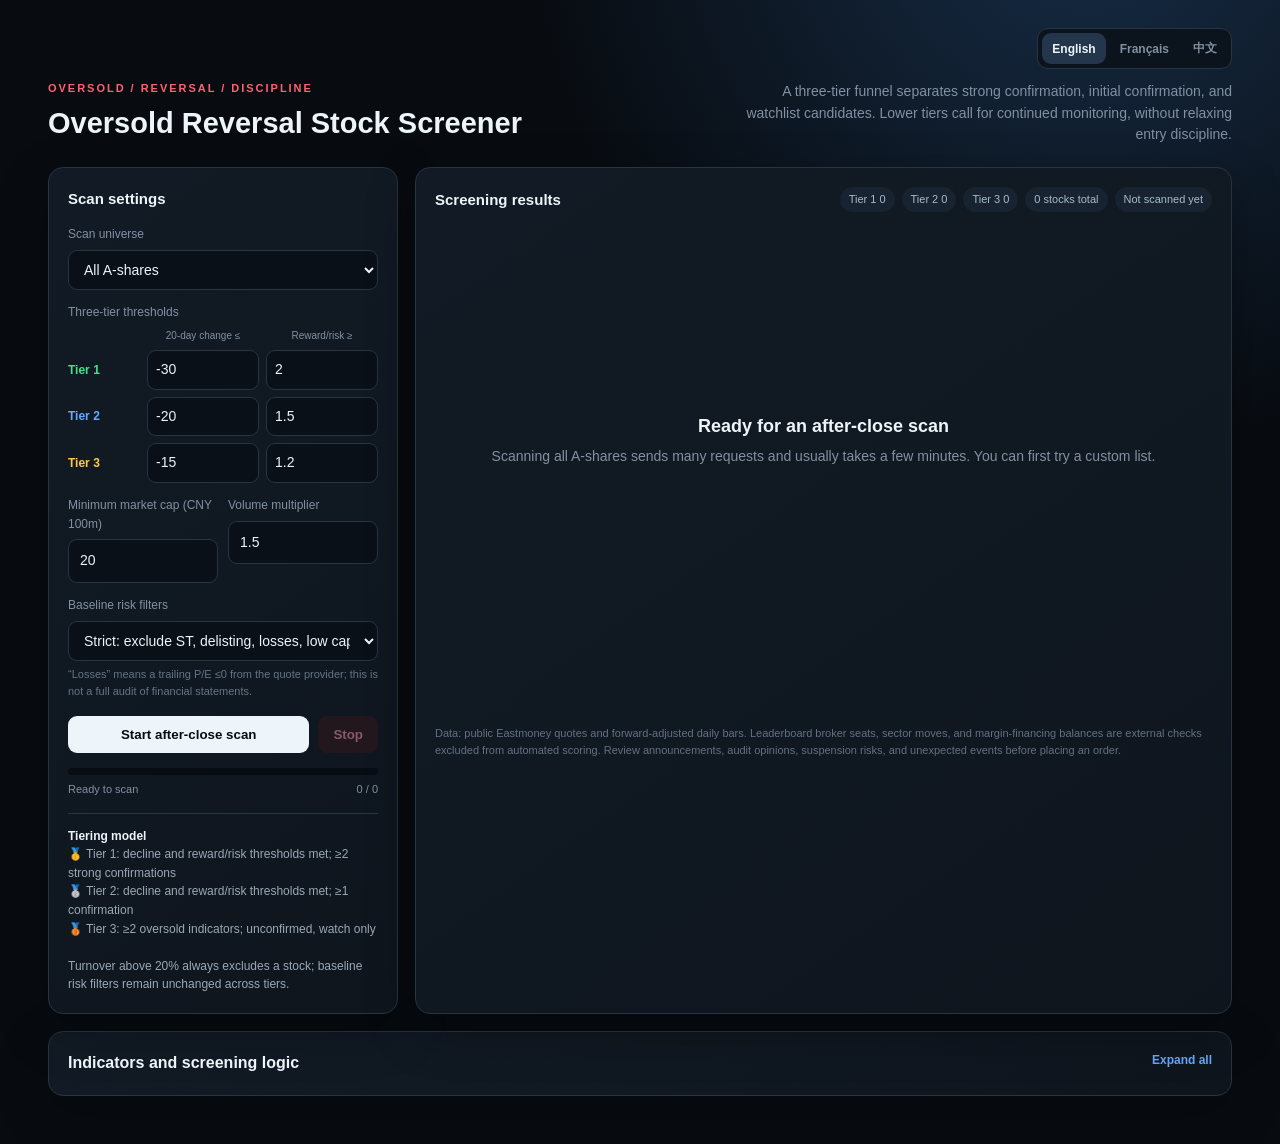
<file: Stock Quantitative_Tools/超跌反弹短线选股器.html>
<!DOCTYPE html>

<html lang="en">
<head>
<meta charset="utf-8"/><meta content="width=device-width,initial-scale=1" name="viewport"/>
<title>Oversold Reversal Stock Screener</title>
<style>
:root{--bg:#080c11;--card:#111923;--card2:#0c131b;--line:#273442;--text:#edf4fa;--muted:#8190a2;--red:#ff626f;--green:#46df8a;--blue:#66aaff;--amber:#ffc84a}*{box-sizing:border-box}body{margin:0;background:radial-gradient(circle at 85% -10%,#172d47,transparent 34%),var(--bg);color:var(--text);font:14px/1.55 Inter,"Segoe UI","Microsoft YaHei",sans-serif}.app{max-width:1220px;margin:auto;padding:28px 18px 48px}.head{display:flex;justify-content:space-between;align-items:end;gap:18px;margin-bottom:21px}.eyebrow{color:var(--red);font-size:11px;font-weight:900;letter-spacing:.18em}.head h1{font-size:29px;margin:4px 0 0}.head p{margin:0;color:var(--muted);max-width:490px;text-align:right}.layout{display:grid;grid-template-columns:350px 1fr;gap:17px}.card{background:linear-gradient(145deg,#121b25,#0e151d);border:1px solid var(--line);border-radius:15px;padding:19px;box-shadow:0 16px 50px #0005}.card h2{font-size:15px;margin:0 0 15px}.field{margin-bottom:13px}.field label{display:block;color:var(--muted);font-size:12px;margin-bottom:6px}input,select,textarea{width:100%;border:1px solid var(--line);border-radius:9px;background:#091017;color:var(--text);padding:10px 11px;outline:none;font:inherit}input:focus,select:focus,textarea:focus{border-color:var(--blue);box-shadow:0 0 0 3px #66aaff18}textarea{min-height:88px;resize:vertical}.pair{display:grid;grid-template-columns:1fr 1fr;gap:10px}.tip{font-size:11px;color:#657487;margin-top:5px}.button-row{display:flex;gap:9px;margin-top:16px}button{border:0;border-radius:9px;padding:11px 15px;font-weight:850;cursor:pointer}.run{flex:1;background:var(--text);color:#080c11}.stop{background:#34181d;color:#ff9ca4}.stop:disabled,.run:disabled{opacity:.5;cursor:not-allowed}.progress{margin-top:15px}.bar{height:7px;background:#080d13;border-radius:99px;overflow:hidden}.bar i{display:block;height:100%;width:0;background:linear-gradient(90deg,var(--blue),var(--green));transition:width .2s}.progress-text{display:flex;justify-content:space-between;color:var(--muted);font-size:11px;margin-top:6px}.rules{margin-top:15px;border-top:1px solid var(--line);padding-top:13px;color:#9ba8b6;font-size:12px}.rules b{color:var(--text)}.toolbar{display:flex;justify-content:space-between;align-items:center;gap:12px;margin-bottom:13px}.toolbar h2{margin:0}.badges{display:flex;gap:7px;flex-wrap:wrap}.badge{background:#172330;color:#a9bacb;padding:4px 9px;border-radius:99px;font-size:11px}.table-wrap{overflow:auto;min-height:485px}table{width:100%;border-collapse:collapse;min-width:820px}th,td{padding:11px 9px;border-bottom:1px solid #202b36;text-align:right;white-space:nowrap}th{position:sticky;top:0;background:#111923;color:#78899b;font-size:11px}th:first-child,td:first-child,th:nth-child(2),td:nth-child(2){text-align:left}.code{font-weight:900;color:#fff}.drop{color:var(--red);font-weight:800}.rr{color:var(--green);font-weight:900}.signal{max-width:180px;white-space:normal;color:#bed0e1}.empty{height:430px;display:grid;place-items:center;text-align:center;color:var(--muted)}.empty strong{display:block;color:var(--text);font-size:18px;margin-bottom:5px}.buy{color:var(--blue);font-weight:800}.foot{color:#627183;font-size:11px;margin-top:15px}.error{color:#ff929b}.ok{color:var(--green)}@media(max-width:850px){.layout{grid-template-columns:1fr}.head{align-items:start;flex-direction:column}.head p{text-align:left}.table-wrap{min-height:300px}}
</style>
<style>.signal{max-width:210px}.tier{display:inline-block;border-radius:7px;padding:4px 8px;font-weight:900}.tier-1{background:#173e2a;color:#62eca0}.tier-2{background:#17304d;color:#7db7ff}.tier-3{background:#3b2e12;color:#ffd36e}.grade-settings{display:grid;gap:7px;margin-bottom:13px}.grade-row{display:grid;grid-template-columns:52px 1fr 1fr;gap:7px;align-items:center}.grade-row b{font-size:12px}.grade-row input{padding:8px}.grade-head{color:var(--muted);font-size:10px;text-align:center}</style>
<style>.signal{min-width:310px!important;max-width:380px!important;line-height:1.7;text-align:left!important}table{min-width:1180px}.logic-card{margin-top:17px}.logic-card summary{cursor:pointer;font-size:16px;font-weight:900;list-style:none}.logic-card summary::-webkit-details-marker{display:none}.logic-card summary:after{content:attr(data-expand);float:right;color:var(--blue);font-size:12px}.logic-card[open] summary:after{content:attr(data-collapse)}.logic-grid{display:grid;grid-template-columns:repeat(3,1fr);gap:12px;margin-top:17px}.logic-section{background:#0a1118;border:1px solid #202c38;border-radius:11px;padding:14px}.logic-section h3{font-size:13px;color:#dcecff;margin:0 0 9px}.logic-section p{margin:5px 0;color:#96a6b7;font-size:12px}.logic-section code{color:#75b5ff;background:#101c28;padding:1px 4px;border-radius:4px}.logic-section .must{color:#ff9ba3}.logic-section .good{color:#68e69d}@media(max-width:850px){.logic-grid{grid-template-columns:1fr}}.header-tools{display:flex;flex-direction:column;align-items:flex-end;gap:12px}.language-switch{display:flex;gap:4px;padding:4px;background:#0b131d;border:1px solid var(--line);border-radius:11px}.language-switch button{background:transparent;color:var(--muted);padding:7px 10px;font-size:12px}.language-switch button[aria-pressed=true]{background:#23364b;color:var(--text)}.language-switch button:focus-visible{outline:2px solid var(--blue);outline-offset:2px}.grade-row{grid-template-columns:72px 1fr 1fr}@media(max-width:850px){.header-tools{align-items:flex-start}}
</style>
</head>
<body><main class="app">
<header class="head"><div><div class="eyebrow">OVERSOLD / REVERSAL / DISCIPLINE</div><h1 data-i18n="超跌反弹短线选股器">Oversold Reversal Stock Screener</h1></div><div class="header-tools"><div aria-label="Interface language" class="language-switch" role="group"><button aria-pressed="true" data-language="en" lang="en" type="button">English</button><button aria-pressed="false" data-language="fr" lang="fr" type="button">Français</button><button aria-pressed="false" data-language="zh" lang="zh-CN" type="button">中文</button></div><p data-i18n="三级漏斗展示强确认、初步确认和观察候选；级别越低，只代表继续跟踪，不代表放宽纪律买入。">A three-tier funnel separates strong confirmation, initial confirmation, and watchlist candidates. Lower tiers call for continued monitoring, without relaxing entry discipline.</p></div></header>
<div class="layout">
<aside class="card"><h2 data-i18n="扫描设置">Scan settings</h2>
<div class="field"><label data-i18n="扫描范围">Scan universe</label><select id="scope"><option data-i18n="全A股" value="all">All A-shares</option><option data-i18n="自选A股代码" value="custom">Custom A-share codes</option></select></div>
<div class="field" hidden="" id="customBox"><label data-i18n="自选代码">Stock codes</label><textarea data-i18n-placeholder="600519, 300750, 000001
可用逗号、空格或换行分隔" id="codes" placeholder="600519, 300750, 000001
Separate with commas, spaces, or line breaks"></textarea></div>
<div class="field"><label data-i18n="三级漏斗参数">Three-tier thresholds</label><div class="grade-settings"><div class="grade-row"><span></span><span class="grade-head" data-i18n="20日跌幅≤">20-day change ≤</span><span class="grade-head" data-i18n="盈亏比≥">Reward/risk ≥</span></div><div class="grade-row"><b class="ok" data-i18n="一级">Tier 1</b><input id="drop1" max="-1" type="number" value="-30"/><input id="rr1" min="1" step="0.1" type="number" value="2"/></div><div class="grade-row"><b data-i18n="二级" style="color:var(--blue)">Tier 2</b><input id="drop2" max="-1" type="number" value="-20"/><input id="rr2" min="1" step="0.1" type="number" value="1.5"/></div><div class="grade-row"><b data-i18n="三级" style="color:var(--amber)">Tier 3</b><input id="drop3" max="-1" type="number" value="-15"/><input id="rr3" min="1" step="0.1" type="number" value="1.2"/></div></div></div>
<div class="pair"><div class="field"><label data-i18n="最低总市值（亿元）">Minimum market cap (CNY 100m)</label><input id="capLimit" min="0" step="1" type="number" value="20"/></div><div class="field"><label data-i18n="放量倍数">Volume multiplier</label><input id="volumeMultiple" min="1" step="0.1" type="number" value="1.5"/></div></div>
<div class="field"><label data-i18n="基础排雷">Baseline risk filters</label><select id="riskFilter"><option data-i18n="严格：排除ST/退市/亏损/低市值" value="strict">Strict: exclude ST, delisting, losses, low cap</option><option data-i18n="普通：排除ST/退市/低市值" value="normal">Standard: exclude ST, delisting, low cap</option></select><div class="tip" data-i18n="“亏损”以行情源提供的滚动市盈率≤0判断，不等同于完整财报审计。">“Losses” means a trailing P/E ≤0 from the quote provider; this is not a full audit of financial statements.</div></div>
<div class="button-row"><button class="run" data-i18n="盘后开始扫描" id="runBtn">Start after-close scan</button><button class="stop" data-i18n="停止" disabled="" id="stopBtn">Stop</button></div>
<div class="progress"><div class="bar"><i id="bar"></i></div><div class="progress-text"><span id="status">Ready to scan</span><span id="count">0 / 0</span></div></div>
<div class="rules"><b data-i18n="分级模型">Tiering model</b><br/><span data-i18n="🥇 一级：跌幅、盈亏比达标，命中≥2个强确认">🥇 Tier 1: decline and reward/risk thresholds met; ≥2 strong confirmations</span><br/><span data-i18n="🥈 二级：跌幅、盈亏比达标，命中≥1个确认">🥈 Tier 2: decline and reward/risk thresholds met; ≥1 confirmation</span><br/><span data-i18n="🥉 三级：超跌指标命中≥2项，尚未确认，只观察">🥉 Tier 3: ≥2 oversold indicators; unconfirmed, watch only</span><br/><br/><span data-i18n="换手超过20%仍直接排除；基础排雷标准不降级。">Turnover above 20% always excludes a stock; baseline risk filters remain unchanged across tiers.</span></div>
</aside>
<section class="card"><div class="toolbar"><h2 data-i18n="筛选结果">Screening results</h2><div class="badges"><span class="badge" id="tier1Count">Tier 1 0</span><span class="badge" id="tier2Count">Tier 2 0</span><span class="badge" id="tier3Count">Tier 3 0</span><span class="badge" id="resultCount">0 stocks total</span><span class="badge" id="scanTime">Not scanned yet</span></div></div><div class="table-wrap" id="output"><div class="empty"><div><strong>Ready for an after-close scan</strong>Scanning all A-shares sends many requests and usually takes a few minutes. You can first try a custom list.</div></div></div><div class="foot" data-i18n="数据：东方财富公开行情，使用前复权日线。龙虎榜席位、板块联动、融资余额属于外部确认项，当前不进入自动评分；公告、审计意见、停牌风险和突发事件仍需下单前核查。">Data: public Eastmoney quotes and forward-adjusted daily bars. Leaderboard broker seats, sector moves, and margin-financing balances are external checks excluded from automated scoring. Review announcements, audit opinions, suspension risks, and unexpected events before placing an order.</div></section>
</div>
<details class="card logic-card">
<summary data-collapse="Collapse" data-expand="Expand all" data-i18n="指标与筛选逻辑说明">Indicators and screening logic</summary>
<div class="logic-grid">
<section class="logic-section"><h3 data-i18n="① 数据与基础门槛">① Data and baseline filters</h3><p><span data-i18n="每只股票读取最近">Each stock uses the most recent </span><code data-i18n="100个交易日">100 trading days</code><span data-i18n="的前复权日线。"> of forward-adjusted daily bars.</span></p><p><span data-i18n="超跌幅：">Price decline: </span><code data-i18n="当前收盘价 ÷ 20日前收盘价 − 1">Current close ÷ close 20 days earlier − 1</code>。</p><p class="must" data-i18n="始终排除：ST、退市、无有效价格、换手率&gt;20%、低于设定市值；严格模式还排除滚动市盈率≤0或无有效市盈率。">Always exclude ST stocks, delisting stocks, invalid prices, turnover &gt;20%, and market caps below the chosen threshold. Strict mode also excludes trailing P/E ≤0 or unavailable P/E.</p></section>
<section class="logic-section"><h3 data-i18n="② 地量与放量">② Low volume and volume expansion</h3><p data-i18n="高点量：最近60日最高价当天成交量。">Peak-day volume: volume on the highest-price day in the last 60 days.</p><p data-i18n="地量：启动日前3日平均量 ≤ 高点量的1/3。">Low-volume setup: the previous 3-day average volume ≤1/3 of peak-day volume.</p><p class="good" data-i18n="地量启动：地量成立＋当日阳线＋涨幅≥3%＋当日量≥前三日均量1.5倍。">Low-volume launch: low-volume setup + bullish candle + daily gain ≥3% + volume ≥1.5× the previous 3-day average.</p><p data-i18n="放量止跌：20日跌幅达到分级门槛后，当日量≥前20日均量×设定倍数，并收阳线或长下影。">Volume-supported stabilization: after the 20-day decline meets the tier threshold, volume ≥ the previous 20-day average × the chosen multiplier, with a bullish candle or long lower shadow.</p></section>
<section class="logic-section"><h3 data-i18n="③ 换手率">③ Turnover rate</h3><p data-i18n="检查此前10日最低换手率；若曾低于1%，最新日突然升至5%–10%，记为资金苏醒辅助命中。">Check the lowest turnover in the previous 10 days. A prior value below 1% followed by current turnover of 5%–10% counts as an auxiliary capital-activity signal.</p><p data-i18n="最新换手率处于5%–10%但此前未低于1%，只展示数值，不计辅助分。">Current turnover of 5%–10% without a prior value below 1% is displayed only and earns no auxiliary point.</p><p><code>&gt;20%</code><span data-i18n="：直接淘汰，不进入任何级别。">: excluded immediately from every tier.</span></p></section>
<section class="logic-section"><h3 data-i18n="④ K线确认">④ Candlestick confirmation</h3><p data-i18n="双针/多针：最近12日出现至少两根长下影，低点误差≤1.5%，且最新日收阳。">Double/multiple pins: at least two long lower shadows in the last 12 days, lows within 1.5%, and a bullish latest candle.</p><p data-i18n="阳包阴：最新阳线高低范围完全覆盖前1–3根连续阴线。">Bullish engulfing: the latest bullish candle’s full high–low range covers the preceding 1–3 consecutive bearish candles.</p><p data-i18n="早晨之星：大阴线＋缩量十字星＋阳线收回首根阴线实体一半以上。">Morning star: a large bearish candle + lower-volume doji + bullish candle recovering at least half of the first bearish body.</p><p data-i18n="单针/十字星：必须随后2–3日不破低点，并由最新阳线确认；未确认不计入。">Single pin/doji: the following 2–3 days must hold the low, with confirmation by the latest bullish candle; unconfirmed patterns do not count.</p></section>
<section class="logic-section"><h3>⑤ MACD</h3><p><span data-i18n="使用">Uses </span><code>EMA12、EMA26、DEA9</code><span data-i18n="，100日数据用于预热。">; 100 days of data provide indicator warm-up.</span></p><p data-i18n="底背离：股价回到或跌破最近约40日波段低点，但DIF和绿柱强于前低。">Bullish divergence: price retests or breaks the recent swing low over about 40 days, while DIF and the negative histogram are stronger than at that low.</p><p class="good" data-i18n="强确认：底背离后DIF上穿DEA，MACD柱由≤0变为&gt;0。未金叉只显示“待确认”，不能单独升级。">Strong confirmation: after bullish divergence, DIF crosses above DEA and the MACD histogram moves from ≤0 to &gt;0. Without this crossover, display “awaiting confirmation”; it cannot upgrade a tier by itself.</p></section>
<section class="logic-section"><h3>⑥ BIAS、RSI、BOLL</h3><p>BIAS5：<code data-i18n="现价÷MA5−1">Current price ÷ MA5 − 1</code><span data-i18n="，低于−10%命中；BIAS10低于−8%显示。">; a value below −10% triggers a signal. BIAS10 is displayed below −8%.</span></p><p data-i18n="RSI采用14日简单涨跌幅算法，取最近5日最低值；&lt;20超卖，&lt;10严重超卖。">RSI uses a simple 14-day gain/loss calculation and the lowest value of the last 5 days: &lt;20 is oversold; &lt;10 is deeply oversold.</p><p data-i18n="BOLL：20日中轨±2倍标准差；连续3日收盘低于各自下轨时命中。">BOLL: 20-day middle band ±2 standard deviations; a signal requires 3 consecutive closes below their respective lower bands.</p><p data-i18n="这些属于超跌辅助项，不能单独当成反弹启动。">These are auxiliary oversold indicators and do not independently confirm a reversal launch.</p></section>
<section class="logic-section"><h3 data-i18n="⑦ 支撑、止损与压力">⑦ Support, stop and resistance</h3><p data-i18n="支撑：最近60日内距离现价最近的五日波段低点；没有则取20日最低价。">Support: the nearest five-day swing low below the current price within the last 60 days; otherwise, the 20-day low.</p><p><span data-i18n="止损：">Stop: </span><code data-i18n="支撑位×98.5%">Support ×98.5%</code>。</p><p data-i18n="压力一：现价上方最近的MA5、MA10、BOLL中轨、60日区间50%位置或20日高点。">Resistance 1: the nearest level above the current price among MA5, MA10, the BOLL middle band, the 50% point of the 60-day range, and the 20-day high.</p><p><span data-i18n="压力二：">Resistance 2: </span><code data-i18n="max(60日高点, 压力一×1.03)">max(60-day high, resistance 1 ×1.03)</code>。</p></section>
<section class="logic-section"><h3 data-i18n="⑧ 盈亏比">⑧ Reward-to-risk ratio</h3><p><span data-i18n="风险：">Risk: </span><code data-i18n="现价−止损价">Current price − stop price</code>。</p><p><span data-i18n="收益：">Reward: </span><code data-i18n="第一压力位−现价">First resistance − current price</code>。</p><p><span data-i18n="盈亏比：">Reward/risk: </span><code data-i18n="收益÷风险">Reward ÷ risk</code><span data-i18n="。分别与一级、二级、三级设置值比较。">. Compare with each tier’s configured threshold.</span></p></section>
<section class="logic-section"><h3 data-i18n="⑨ 分级与评分">⑨ Tiering and scoring</h3><p><b data-i18n="一级：">Tier 1: </b><span data-i18n="达到一级跌幅和盈亏比，且命中≥2个强确认。">Tier 1 decline and reward/risk thresholds met, with ≥2 strong confirmations.</span></p><p><b data-i18n="二级：">Tier 2: </b><span data-i18n="达到二级跌幅和盈亏比，且命中≥1个已确认信号。">Tier 2 decline and reward/risk thresholds met, with ≥1 confirmed signal.</span></p><p><b data-i18n="三级：">Tier 3: </b><span data-i18n="达到三级跌幅和盈亏比，且有确认信号或命中≥2个辅助项；只观察，禁止买入。">Tier 3 decline and reward/risk thresholds met, with a confirmed signal or ≥2 auxiliary indicators. Watch only; no buying.</span></p><p data-i18n="评分：强确认每项3分；已确认单针/十字星每项2分；地量、换手、BIAS、RSI、BOLL、未确认MACD背离等辅助项每项1分。">Scoring: 3 points per strong confirmation; 2 per confirmed single pin/doji; 1 per auxiliary signal such as low volume, turnover, BIAS, RSI, BOLL, or unconfirmed MACD divergence.</p></section>
<section class="logic-section"><h3 data-i18n="⑩ 强确认清单">⑩ Strong confirmations</h3><p data-i18n="地量后放量阳线、超跌后放量止跌、双针/多针、阳包阴、早晨之星、MACD底背离后金叉红柱。">Bullish volume expansion after low volume; volume-supported stabilization after an oversold decline; double/multiple pins; bullish engulfing; morning star; MACD bullish divergence followed by a bullish crossover and positive histogram.</p><p data-i18n="单针确认和十字星确认属于普通确认，不计作3分强确认。">Confirmed single pins and dojis are standard confirmations, not 3-point strong confirmations.</p></section>
<section class="logic-section"><h3 data-i18n="⑪ 外部确认项">⑪ External confirmations</h3><p data-i18n="龙虎榜知名席位、板块集体上涨、融资余额企稳回升需要独立数据源。">Prominent broker seats on the trading leaderboard, broad sector gains, and stabilization or recovery in margin-financing balances require independent data sources.</p><p class="must" data-i18n="当前版本不抓取这三项，也不把它们计入评分，避免用不完整数据制造虚假确认。">This version does not fetch or score these three checks, avoiding false confirmation from incomplete data.</p></section>
<section class="logic-section"><h3 data-i18n="⑫ 结果排序">⑫ Result ordering</h3><p data-i18n="先按级别排序：一级→二级→三级；同级先看指标评分，评分相同再看预期盈亏比。">Sort by Tier 1 → Tier 2 → Tier 3, then by indicator score, then by estimated reward/risk when scores are tied.</p><p data-i18n="历史缓存缺少新版指标时会显示提示，应重新执行扫描。">If a historical cache lacks newer indicators, a message prompts you to run the scan again.</p></section>
</div>
</details>
</main>
<script>
'use strict';const $=id=>document.getElementById(id);let stopped=false,results=[];
let uiLang='en',hasResultsView=false,statusKey='等待扫描',statusDetail='',scanTimestamp=null,scanTimeValue='尚未扫描';
const UI_TRANSLATIONS={"超跌反弹短线选股器":["Oversold Reversal Stock Screener","Sélecteur de titres en rebond après survente"],"三级漏斗展示强确认、初步确认和观察候选；级别越低，只代表继续跟踪，不代表放宽纪律买入。":["A three-tier funnel separates strong confirmation, initial confirmation, and watchlist candidates. Lower tiers call for continued monitoring, without relaxing entry discipline.","Un filtre à trois niveaux distingue confirmation forte, confirmation initiale et valeurs à surveiller. Les niveaux inférieurs invitent à poursuivre le suivi, sans assouplir la discipline d’entrée."],"扫描设置":["Scan settings","Paramètres de recherche"],"扫描范围":["Scan universe","Univers de recherche"],"全A股":["All A-shares","Toutes les actions A"],"自选A股代码":["Custom A-share codes","Codes d’actions A personnalisés"],"自选代码":["Stock codes","Codes des titres"],"三级漏斗参数":["Three-tier thresholds","Seuils des trois niveaux"],"20日跌幅≤":["20-day change ≤","Variation sur 20 jours ≤"],"盈亏比≥":["Reward/risk ≥","Rendement/risque ≥"],"一级":["Tier 1","Niveau 1"],"二级":["Tier 2","Niveau 2"],"三级":["Tier 3","Niveau 3"],"最低总市值（亿元）":["Minimum market cap (CNY 100m)","Capitalisation minimale (100 M CNY)"],"放量倍数":["Volume multiplier","Multiplicateur de volume"],"基础排雷":["Baseline risk filters","Filtres de risque de base"],"严格：排除ST/退市/亏损/低市值":["Strict: exclude ST, delisting, losses, low cap","Strict : exclure ST, radiation, pertes, faible capitalisation"],"普通：排除ST/退市/低市值":["Standard: exclude ST, delisting, low cap","Standard : exclure ST, radiation, faible capitalisation"],"“亏损”以行情源提供的滚动市盈率≤0判断，不等同于完整财报审计。":["“Losses” means a trailing P/E ≤0 from the quote provider; this is not a full audit of financial statements.","Les « pertes » correspondent à un PER glissant ≤0 fourni par la source de cours ; ce filtre ne constitue pas un audit complet des états financiers."],"盘后开始扫描":["Start after-close scan","Lancer après la clôture"],"停止":["Stop","Arrêter"],"等待扫描":["Ready to scan","Prêt à rechercher"],"分级模型":["Tiering model","Modèle de classement"],"🥇 一级：跌幅、盈亏比达标，命中≥2个强确认":["🥇 Tier 1: decline and reward/risk thresholds met; ≥2 strong confirmations","🥇 Niveau 1 : seuils de baisse et de rendement/risque atteints ; ≥2 confirmations fortes"],"🥈 二级：跌幅、盈亏比达标，命中≥1个确认":["🥈 Tier 2: decline and reward/risk thresholds met; ≥1 confirmation","🥈 Niveau 2 : seuils de baisse et de rendement/risque atteints ; ≥1 confirmation"],"🥉 三级：超跌指标命中≥2项，尚未确认，只观察":["🥉 Tier 3: ≥2 oversold indicators; unconfirmed, watch only","🥉 Niveau 3 : ≥2 indicateurs de survente ; non confirmé, observation uniquement"],"换手超过20%仍直接排除；基础排雷标准不降级。":["Turnover above 20% always excludes a stock; baseline risk filters remain unchanged across tiers.","Un taux de rotation supérieur à 20 % exclut toujours le titre ; les filtres de risque de base restent identiques à tous les niveaux."],"筛选结果":["Screening results","Résultats de sélection"],"尚未扫描":["Not scanned yet","Aucune recherche effectuée"],"等待盘后扫描":["Ready for an after-close scan","Prêt pour une recherche après clôture"],"全A股扫描请求较多，通常需要数分钟；也可先用自选代码测试。":["Scanning all A-shares sends many requests and usually takes a few minutes. You can first try a custom list.","La recherche sur toutes les actions A nécessite de nombreuses requêtes et prend généralement quelques minutes. Vous pouvez d’abord tester une liste personnalisée."],"数据：东方财富公开行情，使用前复权日线。龙虎榜席位、板块联动、融资余额属于外部确认项，当前不进入自动评分；公告、审计意见、停牌风险和突发事件仍需下单前核查。":["Data: public Eastmoney quotes and forward-adjusted daily bars. Leaderboard broker seats, sector moves, and margin-financing balances are external checks excluded from automated scoring. Review announcements, audit opinions, suspension risks, and unexpected events before placing an order.","Données : cours publics Eastmoney et données journalières ajustées aux opérations sur titres. Les positions des courtiers au palmarès, les mouvements sectoriels et les encours de financement sur marge sont des vérifications externes exclues du score automatique. Les annonces, opinions d’audit, risques de suspension et événements imprévus restent à vérifier avant tout ordre."],"指标与筛选逻辑说明":["Indicators and screening logic","Indicateurs et logique de sélection"],"① 数据与基础门槛":["① Data and baseline filters","① Données et filtres de base"],"每只股票读取最近":["Each stock uses the most recent ","Chaque titre utilise les "],"100个交易日":["100 trading days","100 dernières séances"],"的前复权日线。":[" of forward-adjusted daily bars."," de données journalières ajustées aux opérations sur titres."],"超跌幅：":["Price decline: ","Baisse du cours : "],"当前收盘价 ÷ 20日前收盘价 − 1":["Current close ÷ close 20 days earlier − 1","Clôture actuelle ÷ clôture 20 jours auparavant − 1"],"始终排除：ST、退市、无有效价格、换手率>20%、低于设定市值；严格模式还排除滚动市盈率≤0或无有效市盈率。":["Always exclude ST stocks, delisting stocks, invalid prices, turnover >20%, and market caps below the chosen threshold. Strict mode also excludes trailing P/E ≤0 or unavailable P/E.","Toujours exclure les titres ST, en radiation, sans cours valide, avec rotation >20 % ou capitalisation inférieure au seuil choisi. Le mode strict exclut aussi les PER glissants ≤0 ou non valides."],"② 地量与放量":["② Low volume and volume expansion","② Faibles volumes et expansion des volumes"],"高点量：最近60日最高价当天成交量。":["Peak-day volume: volume on the highest-price day in the last 60 days.","Volume au sommet : volume de la séance au cours le plus élevé des 60 derniers jours."],"地量：启动日前3日平均量 ≤ 高点量的1/3。":["Low-volume setup: the previous 3-day average volume ≤1/3 of peak-day volume.","Configuration de faible volume : volume moyen des 3 jours précédents ≤1/3 du volume au sommet."],"地量启动：地量成立＋当日阳线＋涨幅≥3%＋当日量≥前三日均量1.5倍。":["Low-volume launch: low-volume setup + bullish candle + daily gain ≥3% + volume ≥1.5× the previous 3-day average.","Démarrage après faible volume : configuration validée + bougie haussière + hausse ≥3 % + volume ≥1,5× la moyenne des 3 jours précédents."],"放量止跌：20日跌幅达到分级门槛后，当日量≥前20日均量×设定倍数，并收阳线或长下影。":["Volume-supported stabilization: after the 20-day decline meets the tier threshold, volume ≥ the previous 20-day average × the chosen multiplier, with a bullish candle or long lower shadow.","Stabilisation avec volume : après une baisse sur 20 jours atteignant le seuil du niveau, volume ≥ moyenne des 20 jours précédents × multiplicateur choisi, avec bougie haussière ou longue ombre basse."],"③ 换手率":["③ Turnover rate","③ Taux de rotation"],"检查此前10日最低换手率；若曾低于1%，最新日突然升至5%–10%，记为资金苏醒辅助命中。":["Check the lowest turnover in the previous 10 days. A prior value below 1% followed by current turnover of 5%–10% counts as an auxiliary capital-activity signal.","Examiner le taux de rotation minimal des 10 jours précédents. Une valeur passée sous 1 %, suivie d’un taux actuel de 5 %–10 %, constitue un signal auxiliaire de reprise d’activité."],"最新换手率处于5%–10%但此前未低于1%，只展示数值，不计辅助分。":["Current turnover of 5%–10% without a prior value below 1% is displayed only and earns no auxiliary point.","Un taux actuel de 5 %–10 % sans valeur antérieure sous 1 % est seulement affiché et ne rapporte aucun point auxiliaire."],"：直接淘汰，不进入任何级别。":[": excluded immediately from every tier."," : exclusion immédiate de tous les niveaux."],"④ K线确认":["④ Candlestick confirmation","④ Confirmation par les chandeliers"],"双针/多针：最近12日出现至少两根长下影，低点误差≤1.5%，且最新日收阳。":["Double/multiple pins: at least two long lower shadows in the last 12 days, lows within 1.5%, and a bullish latest candle.","Doubles/multiples mèches : au moins deux longues ombres basses sur 12 jours, écarts entre points bas ≤1,5 %, et dernière bougie haussière."],"阳包阴：最新阳线高低范围完全覆盖前1–3根连续阴线。":["Bullish engulfing: the latest bullish candle’s full high–low range covers the preceding 1–3 consecutive bearish candles.","Englobante haussière : l’amplitude haut–bas de la dernière bougie haussière couvre entièrement les 1 à 3 bougies baissières consécutives précédentes."],"早晨之星：大阴线＋缩量十字星＋阳线收回首根阴线实体一半以上。":["Morning star: a large bearish candle + lower-volume doji + bullish candle recovering at least half of the first bearish body.","Étoile du matin : grande bougie baissière + doji à volume réduit + bougie haussière récupérant au moins la moitié du corps de la première bougie."],"单针/十字星：必须随后2–3日不破低点，并由最新阳线确认；未确认不计入。":["Single pin/doji: the following 2–3 days must hold the low, with confirmation by the latest bullish candle; unconfirmed patterns do not count.","Mèche unique/doji : les 2 à 3 jours suivants doivent préserver le point bas, confirmé par la dernière bougie haussière ; les configurations non confirmées ne comptent pas."],"使用":["Uses ","Utilise "],"，100日数据用于预热。":["; 100 days of data provide indicator warm-up."," ; 100 jours de données servent à initialiser les indicateurs."],"底背离：股价回到或跌破最近约40日波段低点，但DIF和绿柱强于前低。":["Bullish divergence: price retests or breaks the recent swing low over about 40 days, while DIF and the negative histogram are stronger than at that low.","Divergence haussière : le cours revient au point bas récent sur environ 40 jours ou le franchit, tandis que le DIF et l’histogramme négatif sont plus forts qu’au précédent creux."],"强确认：底背离后DIF上穿DEA，MACD柱由≤0变为>0。未金叉只显示“待确认”，不能单独升级。":["Strong confirmation: after bullish divergence, DIF crosses above DEA and the MACD histogram moves from ≤0 to >0. Without this crossover, display “awaiting confirmation”; it cannot upgrade a tier by itself.","Confirmation forte : après divergence haussière, le DIF croise au-dessus de la DEA et l’histogramme MACD passe de ≤0 à >0. Sans ce croisement, afficher « en attente de confirmation » ; ce signal seul ne permet pas de monter de niveau."],"现价÷MA5−1":["Current price ÷ MA5 − 1","Cours actuel ÷ MM5 − 1"],"，低于−10%命中；BIAS10低于−8%显示。":["; a value below −10% triggers a signal. BIAS10 is displayed below −8%."," ; une valeur inférieure à −10 % déclenche un signal. Le BIAS10 est affiché sous −8 %."],"RSI采用14日简单涨跌幅算法，取最近5日最低值；<20超卖，<10严重超卖。":["RSI uses a simple 14-day gain/loss calculation and the lowest value of the last 5 days: <20 is oversold; <10 is deeply oversold.","Le RSI utilise un calcul simple des gains/pertes sur 14 jours et le minimum des 5 derniers jours : <20 indique une survente, <10 une survente extrême."],"BOLL：20日中轨±2倍标准差；连续3日收盘低于各自下轨时命中。":["BOLL: 20-day middle band ±2 standard deviations; a signal requires 3 consecutive closes below their respective lower bands.","BOLL : bande médiane sur 20 jours ±2 écarts-types ; un signal exige 3 clôtures consécutives sous leurs bandes inférieures respectives."],"这些属于超跌辅助项，不能单独当成反弹启动。":["These are auxiliary oversold indicators and do not independently confirm a reversal launch.","Ces indicateurs auxiliaires de survente ne confirment pas à eux seuls le démarrage d’un rebond."],"⑦ 支撑、止损与压力":["⑦ Support, stop and resistance","⑦ Support, stop et résistance"],"支撑：最近60日内距离现价最近的五日波段低点；没有则取20日最低价。":["Support: the nearest five-day swing low below the current price within the last 60 days; otherwise, the 20-day low.","Support : le creux sur cinq jours le plus proche sous le cours actuel parmi les 60 derniers jours ; à défaut, le plus bas sur 20 jours."],"止损：":["Stop: ","Stop : "],"支撑位×98.5%":["Support ×98.5%","Support ×98,5 %"],"压力一：现价上方最近的MA5、MA10、BOLL中轨、60日区间50%位置或20日高点。":["Resistance 1: the nearest level above the current price among MA5, MA10, the BOLL middle band, the 50% point of the 60-day range, and the 20-day high.","Résistance 1 : le niveau supérieur le plus proche parmi MM5, MM10, la bande médiane BOLL, le point à 50 % de l’intervalle sur 60 jours et le sommet sur 20 jours."],"压力二：":["Resistance 2: ","Résistance 2 : "],"max(60日高点, 压力一×1.03)":["max(60-day high, resistance 1 ×1.03)","max(sommet sur 60 jours, résistance 1 ×1,03)"],"⑧ 盈亏比":["⑧ Reward-to-risk ratio","⑧ Ratio rendement/risque"],"风险：":["Risk: ","Risque : "],"现价−止损价":["Current price − stop price","Cours actuel − cours stop"],"收益：":["Reward: ","Rendement : "],"第一压力位−现价":["First resistance − current price","Première résistance − cours actuel"],"盈亏比：":["Reward/risk: ","Rendement/risque : "],"收益÷风险":["Reward ÷ risk","Rendement ÷ risque"],"。分别与一级、二级、三级设置值比较。":[". Compare with each tier’s configured threshold.",". Comparer au seuil configuré pour chacun des trois niveaux."],"⑨ 分级与评分":["⑨ Tiering and scoring","⑨ Classement et score"],"一级：":["Tier 1: ","Niveau 1 : "],"达到一级跌幅和盈亏比，且命中≥2个强确认。":["Tier 1 decline and reward/risk thresholds met, with ≥2 strong confirmations.","Seuils de baisse et de rendement/risque du niveau 1 atteints, avec ≥2 confirmations fortes."],"二级：":["Tier 2: ","Niveau 2 : "],"达到二级跌幅和盈亏比，且命中≥1个已确认信号。":["Tier 2 decline and reward/risk thresholds met, with ≥1 confirmed signal.","Seuils de baisse et de rendement/risque du niveau 2 atteints, avec ≥1 signal confirmé."],"三级：":["Tier 3: ","Niveau 3 : "],"达到三级跌幅和盈亏比，且有确认信号或命中≥2个辅助项；只观察，禁止买入。":["Tier 3 decline and reward/risk thresholds met, with a confirmed signal or ≥2 auxiliary indicators. Watch only; no buying.","Seuils de baisse et de rendement/risque du niveau 3 atteints, avec un signal confirmé ou ≥2 indicateurs auxiliaires. Observation uniquement ; achat interdit."],"评分：强确认每项3分；已确认单针/十字星每项2分；地量、换手、BIAS、RSI、BOLL、未确认MACD背离等辅助项每项1分。":["Scoring: 3 points per strong confirmation; 2 per confirmed single pin/doji; 1 per auxiliary signal such as low volume, turnover, BIAS, RSI, BOLL, or unconfirmed MACD divergence.","Score : 3 points par confirmation forte ; 2 par mèche unique/doji confirmé ; 1 par signal auxiliaire, notamment faible volume, rotation, BIAS, RSI, BOLL ou divergence MACD non confirmée."],"⑩ 强确认清单":["⑩ Strong confirmations","⑩ Confirmations fortes"],"地量后放量阳线、超跌后放量止跌、双针/多针、阳包阴、早晨之星、MACD底背离后金叉红柱。":["Bullish volume expansion after low volume; volume-supported stabilization after an oversold decline; double/multiple pins; bullish engulfing; morning star; MACD bullish divergence followed by a bullish crossover and positive histogram.","Bougie haussière avec expansion après faible volume ; stabilisation avec volume après survente ; doubles/multiples mèches ; englobante haussière ; étoile du matin ; divergence haussière MACD suivie d’un croisement haussier et d’un histogramme positif."],"单针确认和十字星确认属于普通确认，不计作3分强确认。":["Confirmed single pins and dojis are standard confirmations, not 3-point strong confirmations.","Les mèches uniques et dojis confirmés sont des confirmations ordinaires, sans les 3 points des confirmations fortes."],"⑪ 外部确认项":["⑪ External confirmations","⑪ Confirmations externes"],"龙虎榜知名席位、板块集体上涨、融资余额企稳回升需要独立数据源。":["Prominent broker seats on the trading leaderboard, broad sector gains, and stabilization or recovery in margin-financing balances require independent data sources.","Les positions des courtiers reconnus au palmarès, les hausses sectorielles collectives et la stabilisation ou reprise des encours de financement sur marge exigent des sources indépendantes."],"当前版本不抓取这三项，也不把它们计入评分，避免用不完整数据制造虚假确认。":["This version does not fetch or score these three checks, avoiding false confirmation from incomplete data.","Cette version ne récupère ni ne note ces trois éléments, afin d’éviter de fausses confirmations issues de données incomplètes."],"⑫ 结果排序":["⑫ Result ordering","⑫ Tri des résultats"],"先按级别排序：一级→二级→三级；同级先看指标评分，评分相同再看预期盈亏比。":["Sort by Tier 1 → Tier 2 → Tier 3, then by indicator score, then by estimated reward/risk when scores are tied.","Trier par niveau 1 → 2 → 3, puis par score des indicateurs et, à score égal, par ratio rendement/risque estimé."],"历史缓存缺少新版指标时会显示提示，应重新执行扫描。":["If a historical cache lacks newer indicators, a message prompts you to run the scan again.","Si le cache historique ne contient pas les nouveaux indicateurs, un message invite à relancer la recherche."],"600519, 300750, 000001\n可用逗号、空格或换行分隔":["600519, 300750, 000001\nSeparate with commas, spaces, or line breaks","600519, 300750, 000001\nSéparer par des virgules, espaces ou retours à la ligne"],"展开全部":["Expand all","Tout afficher"],"收起":["Collapse","Réduire"],"请求超时":["Request timed out","Délai de requête dépassé"],"网络连接失败":["Network connection failed","Échec de connexion réseau"],"日线不足":["Not enough daily bars","Données journalières insuffisantes"],"获取股票列表…":["Loading stock universe…","Chargement de la liste des titres…"],"请填写自选代码":["Enter custom stock codes","Saisir les codes des titres"],"未知":["Unknown","Inconnu"],"已停止":["Stopped","Arrêté"],"扫描完成":["Scan complete","Recherche terminée"],"失败：":["Failed: ","Échec : "],"正在停止…":["Stopping…","Arrêt en cours…"],"历史结果":["Historical results","Résultats historiques"],"没有符合条件的标的":["No stocks meet the criteria","Aucun titre ne remplit les critères"],"三级观察门槛也未达到，不降低基础风控标准。":["Even the Tier 3 watchlist thresholds were not met. Baseline risk filters remain unchanged.","Même les seuils de surveillance du niveau 3 ne sont pas atteints. Les filtres de risque de base restent inchangés."],"级别":["Tier","Niveau"],"代码":["Code","Code"],"名称":["Name","Nom"],"确认信号":["Confirmation signals","Signaux de confirmation"],"操作纪律":["Trading discipline","Discipline de négociation"],"现价":["Price","Cours"],"20日跌幅":["20-day change","Variation sur 20 jours"],"止损":["Stop","Stop"],"压力一":["Resistance 1","Résistance 1"],"压力二":["Resistance 2","Résistance 2"],"盈亏比":["Reward/risk","Rendement/risque"],"评分":["Score","Score"],"强确认：进入买点复核":["Strong confirmation: review entry setup","Confirmation forte : vérifier le point d’entrée"],"已有确认：等待次日承接":["Confirmed: await next-day follow-through","Confirmé : attendre la poursuite le lendemain"],"只观察，禁止买入":["Watch only; no buying","Observation uniquement ; achat interdit"],"等待复核":["Awaiting review","En attente de vérification"],"历史缓存，请重新扫描":["Historical cache; run scan again","Cache historique ; relancer la recherche"],"VOL·地量启动":["VOL·Low-volume launch","VOL·Démarrage après faible volume"],"VOL·放量止跌":["VOL·Volume-supported stabilization","VOL·Stabilisation avec volume"],"K·双针/多针":["K·Double/multiple pins","K·Doubles/multiples mèches"],"K·阳包阴":["K·Bullish engulfing","K·Englobante haussière"],"K·早晨之星":["K·Morning star","K·Étoile du matin"],"K·单针已确认":["K·Confirmed single pin","K·Mèche unique confirmée"],"K·十字星已确认":["K·Confirmed doji","K·Doji confirmé"],"MACD·底背离+金叉红柱":["MACD·Bullish divergence + bullish crossover + positive histogram","MACD·Divergence haussière + croisement haussier + histogramme positif"],"VOL·地量待启动":["VOL·Low volume; awaiting launch","VOL·Faible volume ; démarrage attendu"],"严重超卖":["Deeply oversold","Survente extrême"],"超卖":["Oversold","Survente"],"BOLL·下轨外×3":["BOLL·Below lower band ×3","BOLL·Sous la bande inférieure ×3"],"MACD·底背离待金叉":["MACD·Bullish divergence; awaiting bullish crossover","MACD·Divergence haussière ; croisement haussier attendu"]};
const translationKeys=Object.keys(UI_TRANSLATIONS).sort((a,b)=>b.length-a.length);
function t(value){const text=String(value??'');if(uiLang==='zh')return text;const index=uiLang==='fr'?1:0;if(UI_TRANSLATIONS[text])return UI_TRANSLATIONS[text][index];let result=text;for(const key of translationKeys)if(result.includes(key))result=result.split(key).join(UI_TRANSLATIONS[key][index]);return result}
function escapeHTML(value){return String(value??'').replace(/[&<>"']/g,c=>({'&':'&amp;','<':'&lt;','>':'&gt;','"':'&quot;',"'":'&#39;'}[c]))}
function setStatus(key,detail=''){statusKey=key;statusDetail=detail;$('status').textContent=t(key)+t(detail)}
function refreshScanTime(){$('scanTime').textContent=scanTimestamp?new Date(scanTimestamp).toLocaleString(uiLang==='fr'?'fr-CA':uiLang==='zh'?'zh-CN':'en-CA',{hour12:false}):t(scanTimeValue)}
function setLanguage(key){if(!['en','fr','zh'].includes(key))return;uiLang=key;document.documentElement.lang=key==='zh'?'zh-CN':key;document.title=t('超跌反弹短线选股器');document.querySelectorAll('[data-i18n]').forEach(element=>element.textContent=t(element.dataset.i18n));document.querySelectorAll('[data-i18n-placeholder]').forEach(element=>element.setAttribute('placeholder',t(element.dataset.i18nPlaceholder)));document.querySelectorAll('[data-language]').forEach(button=>button.setAttribute('aria-pressed',String(button.dataset.language===key)));document.querySelector('.language-switch').setAttribute('aria-label',key==='fr'?'Langue de l’interface':key==='zh'?'界面语言':'Interface language');const logic=document.querySelector('.logic-card summary');logic.dataset.expand=t('展开全部');logic.dataset.collapse=t('收起');refreshCounts();setStatus(statusKey,statusDetail);refreshScanTime();if(hasResultsView)render();else $('output').innerHTML='<div class="empty"><div><strong>'+t('等待盘后扫描')+'</strong>'+t('全A股扫描请求较多，通常需要数分钟；也可先用自选代码测试。')+'</div></div>'}

$('scope').onchange=()=>{$('customBox').hidden=$('scope').value!=='custom'};
function jsonp(url,timeout=12000){return new Promise((resolve,reject)=>{const cb='osr_'+Date.now()+'_'+Math.random().toString(36).slice(2),s=document.createElement('script');let done=false;const clean=()=>{s.remove();try{delete window[cb]}catch(_){window[cb]=undefined}};const timer=setTimeout(()=>{if(!done){done=true;clean();reject(new Error('请求超时'))}},timeout);window[cb]=data=>{if(done)return;done=true;clearTimeout(timer);clean();resolve(data)};s.onerror=()=>{if(done)return;done=true;clearTimeout(timer);clean();reject(new Error('网络连接失败'))};s.src=url+(url.includes('?')?'&':'?')+'cb='+cb+'&_='+Date.now();document.head.appendChild(s)})}
function marketOf(code){return /^6/.test(code)?'1.'+code:'0.'+code}
async function universe(){const fs='m:0+t:6,m:0+t:80,m:0+t:81+s:2048,m:1+t:2,m:1+t:23';const url='https://push2.eastmoney.com/api/qt/clist/get?pn=1&pz=6000&po=1&np=1&fltt=2&invt=2&fid=f3&fs='+encodeURIComponent(fs)+'&fields=f12,f14,f2,f3,f9,f20';const x=await jsonp(url);return(x.data&&x.data.diff||[]).map(v=>({code:String(v.f12),name:v.f14||'',price:+v.f2,pe:+v.f9,cap:+v.f20}))}
async function kline(stock){const url='https://push2his.eastmoney.com/api/qt/stock/kline/get?secid='+marketOf(stock.code)+'&klt=101&fqt=1&lmt=100&end=20500101&fields1=f1,f2,f3,f4,f5,f6&fields2=f51,f52,f53,f54,f55,f56,f57,f58,f59,f60,f61';const x=await jsonp(url);const ks=x.data&&x.data.klines;if(!ks||ks.length<60)throw new Error('日线不足');return ks.map(s=>{const a=s.split(',');return{date:a[0],open:+a[1],close:+a[2],high:+a[3],low:+a[4],volume:+a[5],amount:+a[6],pct:+a[8],turnover:+a[10]}})}
const avg=a=>a.reduce((s,n)=>s+n,0)/a.length;function rsi(rows,n=14){const out=[];for(let i=n;i<rows.length;i++){let g=0,l=0;for(let j=i-n+1;j<=i;j++){const d=rows[j].close-rows[j-1].close;if(d>0)g+=d;else l-=d}out[i]=l===0?100:100-(100/(1+g/l))}return out}function ema(values,n){const k=2/(n+1),out=[values[0]];for(let i=1;i<values.length;i++)out[i]=values[i]*k+out[i-1]*(1-k);return out}function macd(rows){const c=rows.map(x=>x.close),e12=ema(c,12),e26=ema(c,26),dif=c.map((_,i)=>e12[i]-e26[i]),dea=ema(dif,9);return{dif,dea,hist:dif.map((x,i)=>(x-dea[i])*2)}}function std(a){const m=avg(a);return Math.sqrt(avg(a.map(x=>(x-m)**2)))}
function inspect(stock,rows){const n=rows.length,last=rows.at(-1),prev=rows.at(-2),prev2=rows.at(-3),p20=rows.at(-21),drop=(last.close/p20.close-1)*100,r20=rows.slice(-20),r60=rows.slice(-60),v20=avg(rows.slice(-21,-1).map(x=>x.volume));if(drop>+$('drop3').value||last.turnover>20)return null;
  const hiIndex=rows.slice(-60).reduce((best,x,i,a)=>x.high>a[best].high?i:best,0),highVol=rows.slice(-60)[hiIndex].volume,baseVol=avg(rows.slice(-4,-1).map(x=>x.volume)),ground=baseVol<=highVol/3,groundLaunch=ground&&last.close>last.open&&last.pct>=3&&last.volume>=baseVol*1.5;
  const body=Math.abs(last.close-last.open),lower=Math.min(last.open,last.close)-last.low,longLower=lower>=Math.max(body*1.5,last.close*.015),volumeStop=last.volume>=v20*+$('volumeMultiple').value&&(last.close>last.open||longLower);
  const doubleNeedle=(()=>{const a=rows.slice(-12),pins=[];for(let i=0;i<a.length;i++){const b=Math.abs(a[i].close-a[i].open),sh=Math.min(a[i].open,a[i].close)-a[i].low;if(sh>=Math.max(b*1.5,a[i].close*.012))pins.push(a[i])}return pins.some((x,i)=>pins.slice(i+1).some(y=>Math.abs(x.low/y.low-1)<=.015))&&last.close>last.open})();
  let engulf=false;for(let k=1;k<=3;k++){const prior=rows.slice(n-1-k,n-1);if(prior.length===k&&prior.every(x=>x.close<x.open)&&last.close>last.open&&last.high>=Math.max(...prior.map(x=>x.high))&&last.low<=Math.min(...prior.map(x=>x.low)))engulf=true}
  const a=rows.at(-3),b=rows.at(-2),morning=a.close<a.open&&Math.abs(b.close-b.open)<=b.close*.006&&b.volume<a.volume&&last.close>last.open&&last.close>=(a.open+a.close)/2;
  const confirmedPin=(()=>{for(let i=n-4;i<=n-3;i++){const x=rows[i],bd=Math.abs(x.close-x.open),sh=Math.min(x.open,x.close)-x.low;if(sh>=Math.max(bd*2,x.close*.015)&&rows.slice(i+1).every(y=>y.low>=x.low)&&last.close>last.open)return true}return false})();
  const confirmedDoji=(()=>{for(let i=n-4;i<=n-2;i++){const x=rows[i];if(Math.abs(x.close-x.open)<=x.close*.004&&x.volume<avg(rows.slice(Math.max(0,i-5),i).map(y=>y.volume))&&rows.slice(i+1).every(y=>y.low>=x.low)&&last.close>last.open&&last.pct>=3)return true}return false})();
  const mc=macd(rows),swing=[];for(let i=Math.max(30,n-40);i<n-2;i++)if(rows[i].low<=rows[i-1].low&&rows[i].low<=rows[i+1].low)swing.push(i);const old=swing.at(-1),macdDiv=old!=null&&last.low<=rows[old].low&&mc.dif.at(-1)>mc.dif[old]&&mc.hist.at(-1)>mc.hist[old],macdConfirm=macdDiv&&mc.dif.at(-1)>mc.dea.at(-1)&&mc.hist.at(-1)>0&&mc.hist.at(-2)<=0;
  const rv=rsi(rows),minRsi=Math.min(...rv.slice(-5).filter(Number.isFinite)),ma5=avg(rows.slice(-5).map(x=>x.close)),ma10=avg(rows.slice(-10).map(x=>x.close)),ma20=avg(r20.map(x=>x.close)),bias5=(last.close/ma5-1)*100,bias10=(last.close/ma10-1)*100,bollMid=ma20,bollLower=ma20-2*std(r20.map(x=>x.close));let boll3=true;for(let i=n-3;i<n;i++){const w=rows.slice(i-19,i+1).map(x=>x.close);if(w.length<20||rows[i].close>=avg(w)-2*std(w))boll3=false}
  const strongCount=[groundLaunch,volumeStop,doubleNeedle,engulf,morning,macdConfirm].filter(Boolean).length,confirmCount=strongCount+[confirmedPin,confirmedDoji].filter(Boolean).length;
  const lows=[];for(let i=Math.max(2,n-60);i<n-2;i++)if(rows[i].low<=rows[i-1].low&&rows[i].low<=rows[i-2].low&&rows[i].low<=rows[i+1].low&&rows[i].low<=rows[i+2].low&&rows[i].low<=last.close)lows.push(rows[i].low);const support=lows.length?Math.max(...lows):Math.min(...r20.map(x=>x.low)),stop=support*.985,risk=last.close-stop;if(risk<=0)return null;
  const hi20=Math.max(...r20.slice(0,-1).map(x=>x.high)),hi60=Math.max(...r60.slice(0,-1).map(x=>x.high)),lo60=Math.min(...r60.map(x=>x.low)),fib50=(hi60+lo60)/2,cands=[ma5,ma10,bollMid,fib50,hi20].filter(x=>x>last.close*1.002).sort((x,y)=>x-y),res1=cands[0]||Math.max(hi20,last.close*1.05),res2=Math.max(hi60,res1*1.03),rr=(res1-last.close)/risk;
  const turnoverGood=last.turnover>=5&&last.turnover<=10,priorTurnovers=rows.slice(-11,-1).map(x=>x.turnover).filter(x=>x>0),priorTurnoverLow=priorTurnovers.length?Math.min(...priorTurnovers):Infinity,turnoverWake=priorTurnoverLow<1&&turnoverGood,auxCount=[ground,bias5<-10,minRsi<20,boll3,turnoverWake,macdDiv].filter(Boolean).length;let grade=0;if(drop<=+$('drop1').value&&rr>=+$('rr1').value&&strongCount>=2)grade=1;else if(drop<=+$('drop2').value&&rr>=+$('rr2').value&&confirmCount>=1)grade=2;else if(drop<=+$('drop3').value&&rr>=+$('rr3').value&&(confirmCount>=1||auxCount>=2))grade=3;if(!grade)return null;
  const signals=[groundLaunch?'VOL·地量启动':'',volumeStop?'VOL·放量止跌':'',doubleNeedle?'K·双针/多针':'',engulf?'K·阳包阴':'',morning?'K·早晨之星':'',confirmedPin?'K·单针已确认':'',confirmedDoji?'K·十字星已确认':'',macdConfirm?'MACD·底背离+金叉红柱':'',ground&&!groundLaunch?'VOL·地量待启动':'',turnoverWake?`TURN·${priorTurnoverLow.toFixed(1)}→${last.turnover.toFixed(1)}%`:turnoverGood?`TURN·${last.turnover.toFixed(1)}%`:'',bias5<-10?`BIAS5·${bias5.toFixed(1)}%`:'',bias10<-8?`BIAS10·${bias10.toFixed(1)}%`:'',minRsi<10?`RSI·${minRsi.toFixed(1)}严重超卖`:minRsi<20?`RSI·${minRsi.toFixed(1)}超卖`:'',boll3?'BOLL·下轨外×3':'',macdDiv&&!macdConfirm?'MACD·底背离待金叉':''].filter(Boolean),score=strongCount*3+(confirmCount-strongCount)*2+auxCount;return{...stock,price:last.close,date:last.date,drop,support,stop,res1,res2,rr,turnover:last.turnover,bias5,bias10,minRsi,grade,score,action:grade===1?'强确认：进入买点复核':grade===2?'已有确认：等待次日承接':'只观察，禁止买入',signal:signals.join(' ｜ ')} }
function baseFilter(s){if(!/^\d{6}$/.test(s.code)||/ST|退/.test(s.name)||s.price<=0)return false;if(s.cap&&s.cap<+$('capLimit').value*1e8)return false;if($('riskFilter').value==='strict'&&(!Number.isFinite(s.pe)||s.pe<=0))return false;return true}
function tierLabel(g){return t(g===1?'一级':g===2?'二级':'三级')}
function refreshCounts(){const rank=x=>Number.isFinite(x.grade)?x.grade:3;const counts=[1,2,3].map(g=>results.filter(x=>rank(x)===g).length);[1,2,3].forEach((g,i)=>$('tier'+g+'Count').textContent=tierLabel(g)+' '+counts[i]);$('resultCount').textContent=uiLang==='zh'?'共 '+results.length+' 只':uiLang==='fr'?'Total : '+results.length+' titres':results.length+' stocks total'}
function render(){hasResultsView=true;const rank=x=>Number.isFinite(x.grade)?x.grade:3;results.sort((a,b)=>rank(a)-rank(b)||(b.score||0)-(a.score||0)||b.rr-a.rr);refreshCounts();if(!results.length){$('output').innerHTML='<div class="empty"><div><strong>'+t('没有符合条件的标的')+'</strong>'+t('三级观察门槛也未达到，不降低基础风控标准。')+'</div></div>';return}$('output').innerHTML='<table><thead><tr>'+['级别','代码','名称','确认信号','操作纪律','现价','20日跌幅','止损','压力一','压力二','盈亏比','评分'].map((key,i)=>'<th'+(i===3?' class="signal"':'')+'>'+t(key)+'</th>').join('')+'</tr></thead><tbody>'+results.map(x=>{const g=rank(x),action=x.action||(g===3?'只观察，禁止买入':'等待复核');return`<tr><td><span class="tier tier-${g}">${tierLabel(g)}</span></td><td class="code">${escapeHTML(x.code)}</td><td data-source-data>${escapeHTML(x.name)}</td><td class="signal">${escapeHTML(t(x.signal||'历史缓存，请重新扫描'))}</td><td class="${g===3?'drop':'buy'}">${escapeHTML(t(action))}</td><td>${x.price.toFixed(2)}</td><td class="drop">${x.drop.toFixed(1)}%</td><td>${x.stop.toFixed(2)}</td><td>${x.res1.toFixed(2)}</td><td>${x.res2.toFixed(2)}</td><td class="rr">${x.rr.toFixed(2)}:1</td><td>${x.score||'—'}</td></tr>`}).join('')+'</tbody></table>'}
async function scan(){stopped=false;results=[];$('runBtn').disabled=true;$('stopBtn').disabled=false;$('status').className='';setStatus('获取股票列表…');try{let stocks;if($('scope').value==='custom'){const codes=[...new Set($('codes').value.split(/[\s,，;；]+/).filter(Boolean))];if(!codes.length)throw new Error('请填写自选代码');const all=await universe(),map=new Map(all.map(x=>[x.code,x]));stocks=codes.map(c=>map.get(c)||{code:c,name:'未知',price:0,pe:1,cap:0})}else stocks=await universe();stocks=stocks.filter(baseFilter);const total=stocks.length;$('count').textContent='0 / '+total;let cursor=0,done=0;async function worker(){while(!stopped){const i=cursor++;if(i>=total)return;try{const rows=await kline(stocks[i]),r=inspect(stocks[i],rows);if(r)results.push(r)}catch(_){}done++;$('count').textContent=done+' / '+total;$('bar').style.width=(done/total*100).toFixed(1)+'%';if(done%20===0)render()}}await Promise.all(Array.from({length:Math.min(12,total)},worker));render();scanTimestamp=Date.now();refreshScanTime();setStatus(stopped?'已停止':'扫描完成');$('status').className=stopped?'error':'ok';localStorage.setItem('oversoldResults',JSON.stringify(results));localStorage.setItem('oversoldTime',$('scanTime').textContent)}catch(e){setStatus('失败：',e.message);$('status').className='error'}finally{$('runBtn').disabled=false;$('stopBtn').disabled=true}}
$('runBtn').onclick=scan;$('stopBtn').onclick=()=>{stopped=true;setStatus('正在停止…')};try{const old=JSON.parse(localStorage.getItem('oversoldResults')||'[]');if(old.length){results=old;render();scanTimeValue=localStorage.getItem('oversoldTime')||'历史结果';refreshScanTime()}}catch(_){}
document.querySelectorAll('[data-language]').forEach(button=>button.addEventListener('click',()=>setLanguage(button.dataset.language)));setLanguage('en');
</script></body></html>
</file>
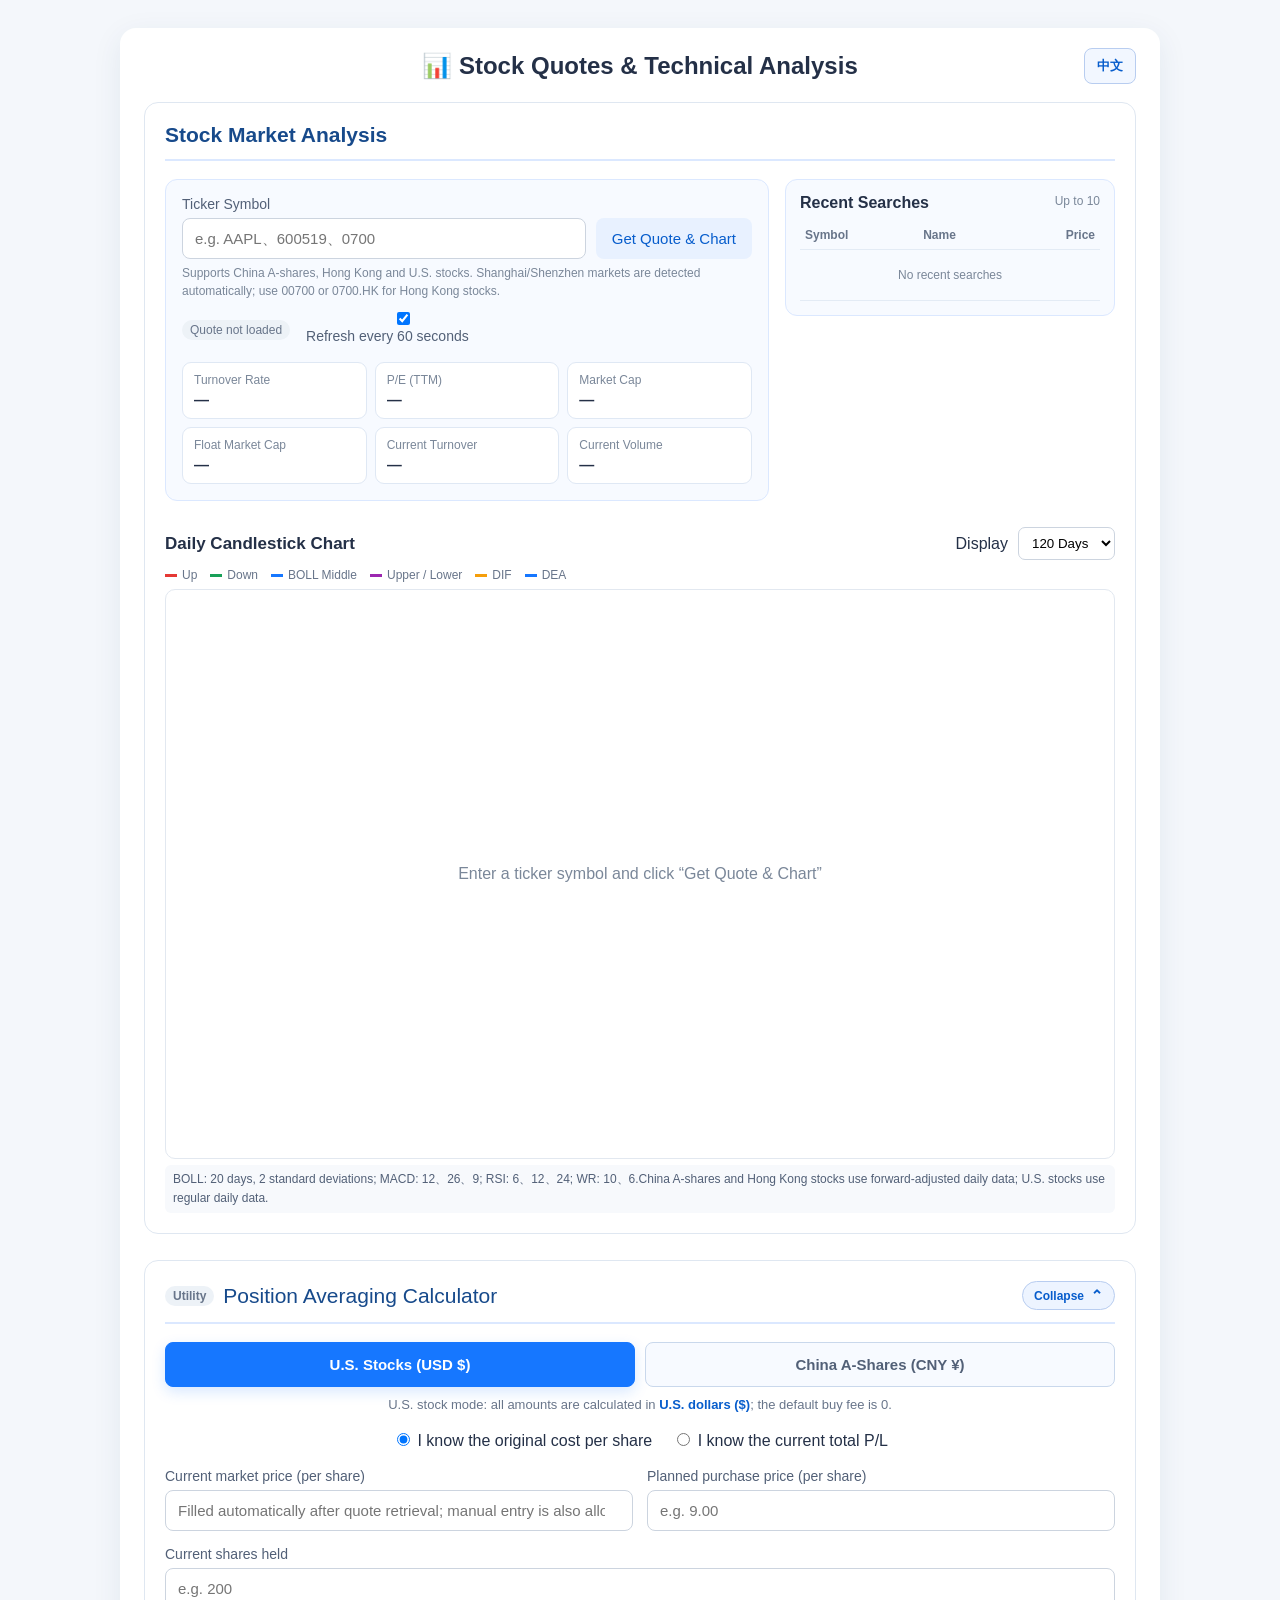
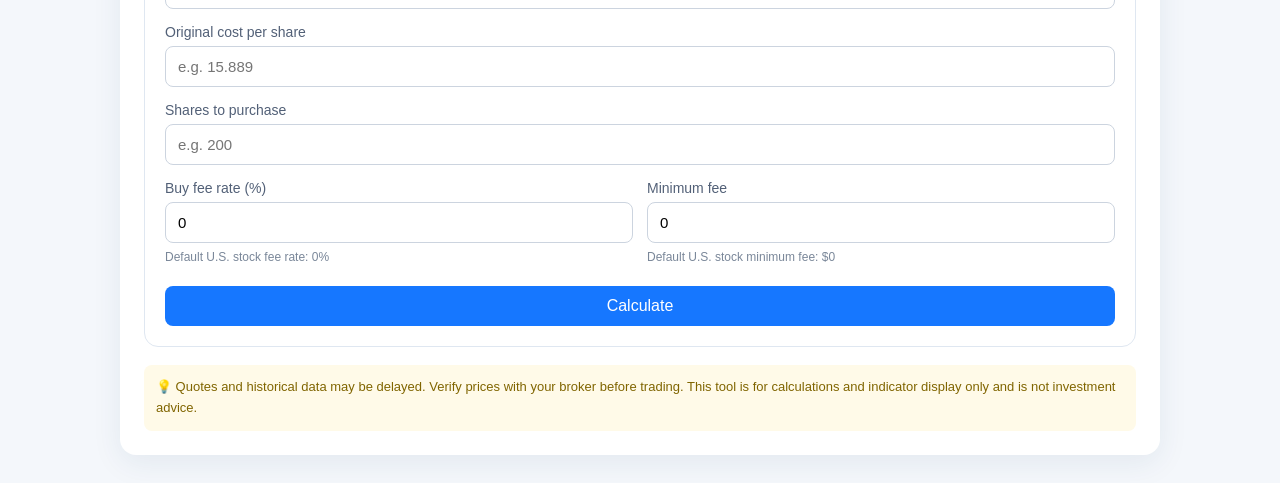
<file: Stock_Tools/Stock Quotes & Technical Analysis. bilingual.html>
<!doctype html>
<html lang="en">
<head>
  <meta charset="utf-8">
  <meta name="viewport" content="width=device-width,initial-scale=1">
  <title>Stock Quotes &amp; Technical Analysis</title>
  <style>
    .basic-metrics{display:grid;grid-template-columns:repeat(3,minmax(0,1fr));gap:8px;margin-top:12px}.basic-metric{padding:10px 11px;border:1px solid #dfe8f4;border-radius:9px;background:#fff}.basic-metric small{display:block;margin-bottom:4px;color:#7a8799;font-size:12px}.basic-metric strong{display:block;overflow:hidden;color:#243047;font-size:15px;text-overflow:ellipsis;white-space:nowrap}.basic-metric.loading strong{color:#9aa5b1}.analysis-item span b{display:inline}.analysis-item span b.analysis-subtitle{display:block;margin:7px 0 1px;color:#243047}.analysis-item span b.analysis-subtitle:first-child{margin-top:0}.analysis-item.analysis-wide{grid-column:1/-1}@media(max-width:700px){.basic-metrics{grid-template-columns:repeat(2,minmax(0,1fr))}}
    details.macd-settings{padding:0;overflow:hidden}details.macd-settings>summary{display:flex;align-items:center;justify-content:space-between;gap:12px;padding:12px 14px;list-style:none;cursor:pointer}details.macd-settings>summary::-webkit-details-marker{display:none}.macd-settings-toggle{display:inline-flex;align-items:center;gap:6px;padding:6px 11px;border:1px solid #b8cdf0;border-radius:999px;background:#edf4ff;color:#075dcc;font-size:12px;font-weight:700;transition:.2s}.macd-settings-toggle:hover{background:#dceaff;box-shadow:0 3px 10px #1677ff20}.macd-settings-chevron{display:inline-block;font-size:15px;line-height:1;transition:transform .2s}details.macd-settings[open] .macd-settings-chevron{transform:rotate(180deg)}.macd-settings-body{padding:0 14px 12px}.macd-reset-row{display:flex;justify-content:flex-end;margin:-2px 0 4px}.macd-reset{border:1px solid #d6e2f3;border-radius:999px;background:#fff}
    .title-bar{position:relative;display:flex;align-items:center;justify-content:center;margin-bottom:22px;padding:0 88px}.title-bar h1{margin:0}.language-btn{position:absolute;right:0;padding:8px 12px;border:1px solid #b8cdf0;background:#f2f7ff;color:#075dcc;font-size:13px;font-weight:600}.language-btn:hover{background:#e5efff}.utility-panel>summary{list-style:none;cursor:pointer}.utility-panel>summary::-webkit-details-marker{display:none}.utility-title{display:flex;align-items:center;gap:9px;color:#526077;border-bottom-color:#e7ebf1}.utility-fold-toggle{display:inline-flex;align-items:center;gap:6px;margin-left:auto;padding:6px 11px;border:1px solid #b8cdf0;border-radius:999px;background:#edf4ff;color:#075dcc;font-size:12px;font-weight:700;transition:background .2s,box-shadow .2s,transform .2s}.utility-title:hover .utility-fold-toggle{background:#dceaff;box-shadow:0 3px 10px #1677ff20}.utility-title:focus-visible{outline:2px solid #1677ff;outline-offset:3px;border-radius:7px}.utility-fold-collapse{display:none}.utility-panel[open] .utility-fold-expand{display:none}.utility-panel[open] .utility-fold-collapse{display:inline}.utility-fold-chevron{display:inline-block;font-size:15px;line-height:1;transition:transform .2s}.utility-panel[open] .utility-fold-chevron{transform:rotate(180deg)}.utility-badge{padding:3px 8px;border-radius:999px;background:#edf2f7;color:#68758a;font-size:12px;font-weight:600}.calculator-markets{display:grid;grid-template-columns:1fr 1fr;gap:10px;margin:0 0 18px}.market-tab{padding:13px;border:1px solid #c9d8ec;background:#f7faff;color:#526077;font-weight:700}.market-tab.active{border-color:#1677ff;background:#1677ff;color:#fff;box-shadow:0 5px 14px #1677ff2b}.calculator-market-note{margin:-8px 0 18px;color:#68758a;font-size:13px;text-align:center}.currency-unit{color:#075dcc;font-weight:700}.indicator-analysis-result{margin:2px 0 12px;padding:12px 14px;border-left:4px solid #1677ff;border-radius:7px;background:#edf4ff;color:#243047;font-size:13px;line-height:1.7}.indicator-analysis-result b{display:block;margin-bottom:3px;color:#075dcc;font-size:14px}.macd-settings{margin:0 0 12px;padding:12px 14px;border:1px solid #dbe5f2;border-radius:8px;background:#fbfcfe}.macd-settings-head{display:flex;align-items:center;justify-content:space-between;gap:10px;margin-bottom:6px}.macd-settings-title{font-size:15px;font-weight:700;color:#243047}.macd-reset{padding:5px 9px;background:transparent;color:#1677ff;font-size:12px}.macd-setting-row{display:grid;grid-template-columns:minmax(150px,1fr) 92px 28px 90px;align-items:center;gap:8px;padding:8px 0;border-top:1px solid #e8edf3}.macd-setting-row input{width:100%;padding:8px;border:1px solid #ccd4df;border-radius:7px;text-align:center;font-size:16px;font-weight:600}.macd-day-unit::before{content:"日"}html[lang="en"] .macd-day-unit::before{content:"d"}.macd-range{color:#8a96a8;font-size:12px;white-space:nowrap}.macd-setting-note{margin-top:6px;color:#7a8799;font-size:12px;line-height:1.5}.macd-setting-error{margin-top:5px;color:#b42318;font-size:12px}.macd-setting-error:empty{display:none}@media(max-width:560px){.title-bar{justify-content:flex-start;padding:0 74px 0 0}.title-bar h1{text-align:left;font-size:20px}.macd-setting-row{grid-template-columns:1fr 78px 20px}.macd-range{grid-column:1/-1;padding-left:0}}
    *{box-sizing:border-box}body{margin:0;background:#f4f7fb;color:#243047;font-family:"Segoe UI","Microsoft YaHei",sans-serif}.card{max-width:1040px;margin:28px auto;padding:24px;background:#fff;border-radius:16px;box-shadow:0 8px 30px #1c3b6414}h1{margin:0 0 22px;text-align:center;font-size:24px}.module{padding:20px;border:1px solid #dfe7f1;border-radius:14px;background:#fff}.module+.module{margin-top:26px}.module-title{margin:0 0 18px;padding-bottom:12px;border-bottom:2px solid #dbe8ff;color:#174a8b;font-size:21px}.quote-box{padding:16px;margin-bottom:20px;background:#f7faff;border:1px solid #dbe8ff;border-radius:12px}.quote-row{display:grid;grid-template-columns:1fr auto;gap:10px}.quote-row input{min-width:0}.quote-meta{display:flex;gap:8px;align-items:center;flex-wrap:wrap;margin-top:9px;color:#68758a;font-size:12px}.status{padding:3px 8px;border-radius:999px;background:#edf2f7}.status.ok{color:#237804;background:#f0ffe8}.status.error{color:#b42318;background:#fff0ed}.mode{display:flex;gap:20px;justify-content:center;flex-wrap:wrap;margin:4px 0 18px}.grid{display:grid;grid-template-columns:1fr 1fr;gap:14px}.group{margin-bottom:15px}.group label{display:block;margin-bottom:6px;color:#526077;font-size:14px}.group input,.group select{width:100%;padding:11px 12px;border:1px solid #ccd4df;border-radius:8px;background:#fff;font-size:15px}.group input:focus,.group select:focus{outline:2px solid #b7d3ff;border-color:#1677ff}.hint{margin-top:5px;color:#7a8799;font-size:12px;line-height:1.5}button{padding:11px 16px;border:0;border-radius:8px;cursor:pointer;font-size:15px}.fetch-btn{background:#e8f1ff;color:#075dcc;white-space:nowrap}.fetch-btn:disabled{cursor:wait;opacity:.65}.calc-btn{width:100%;margin-top:5px;background:#1677ff;color:#fff;font-size:16px}.chart-section{margin:22px 0 0;padding-top:4px}.chart-head{display:flex;align-items:center;justify-content:space-between;gap:12px;flex-wrap:wrap;margin-bottom:8px}.chart-title{font-size:17px;font-weight:700}.chart-tools{display:flex;align-items:center;gap:10px}.chart-tools select{padding:7px 9px;border:1px solid #ccd4df;border-radius:7px;background:#fff}.legend{display:flex;gap:13px;flex-wrap:wrap;margin:7px 0;color:#68758a;font-size:12px}.legend span::before{content:"";display:inline-block;width:12px;height:3px;margin-right:5px;vertical-align:middle;background:var(--c)}.chart-wrap{position:relative;width:100%;height:570px;border:1px solid #e2e8f0;border-radius:10px;background:#fff;overflow:hidden}.chart-wrap canvas{display:block;width:100%;height:100%;cursor:crosshair;touch-action:none}.chart-empty{position:absolute;inset:0;display:flex;align-items:center;justify-content:center;padding:20px;color:#7a8799;text-align:center;pointer-events:none}.chart-note{min-height:22px;margin-top:6px;padding:5px 8px;border-radius:6px;background:#f7f9fc;color:#526077;font-size:12px;line-height:1.6}.analysis-box{margin-top:16px;padding:16px;background:#f7f9fc;border-radius:12px}.analysis-head{display:flex;align-items:center;justify-content:space-between;gap:10px;margin-bottom:11px}.analysis-title{font-weight:700}.analysis-level{padding:4px 10px;border-radius:999px;background:#edf2f7;font-size:13px}.analysis-level.strong{color:#b42318;background:#fff0ed}.analysis-level.weak{color:#237804;background:#f0ffe8}.analysis-summary{margin-bottom:10px;line-height:1.65}.analysis-verdict{margin-bottom:12px;padding:12px 14px;border-left:4px solid #1677ff;background:#edf4ff;border-radius:6px;line-height:1.7}.analysis-verdict b{color:#243047}.analysis-grid{display:grid;grid-template-columns:repeat(2,1fr);gap:9px}.analysis-item{padding:11px;background:#fff;border-radius:8px;line-height:1.55}.analysis-item b{display:block;margin-bottom:3px}.analysis-item span{color:#68758a;font-size:13px}.analysis-warning{margin-top:10px;color:#7a8799;font-size:12px}.result{margin-top:22px;padding:18px;background:#f7f9fc;border-radius:12px;line-height:1.85}.section-title{margin:12px 0 4px;font-weight:700}.section-title:first-child{margin-top:0}.compare{display:grid;grid-template-columns:repeat(3,1fr);gap:9px;margin-top:10px}.metric{padding:10px;background:#fff;border-radius:8px;text-align:center}.metric small{display:block;color:#68758a;line-height:1.4}.metric b{font-size:17px}.scenario-wrap{margin-top:18px;overflow-x:auto}.scenario-table{width:100%;min-width:620px;border-collapse:collapse;background:#fff;font-size:13px}.scenario-table th,.scenario-table td{padding:9px 8px;border-bottom:1px solid #e8edf3;text-align:right;white-space:nowrap}.scenario-table th{background:#edf4ff;color:#526077;font-weight:600}.scenario-table th:first-child,.scenario-table td:first-child{text-align:left}.scenario-note{margin-top:6px;color:#7a8799;font-size:12px}.red{color:#d92d20}.green{color:#27810b}.tip{margin-top:18px;padding:12px;background:#fffae8;color:#806500;border-radius:8px;font-size:13px;line-height:1.6}.hidden{display:none}@media(max-width:700px){.card{margin:0;border-radius:0;min-height:100vh;padding:14px}.module{padding:14px}.module-title{font-size:19px}.grid,.analysis-grid{grid-template-columns:1fr}.compare{grid-template-columns:1fr}.quote-row{grid-template-columns:1fr}.fetch-btn{width:100%}.chart-wrap{height:500px}.legend{gap:8px}}
  </style>
  <style>
    .query-history-layout{display:grid;grid-template-columns:minmax(0,1fr) 330px;gap:16px;align-items:start}.query-history-layout .quote-box{margin-bottom:0}.history-box{padding:14px;border:1px solid #dbe8ff;border-radius:12px;background:#f7faff}.history-title{display:flex;justify-content:space-between;margin-bottom:9px;font-weight:700}.history-count{color:#7a8799;font-size:12px;font-weight:400}.history-table{width:100%;border-collapse:collapse;font-size:12px}.history-table th,.history-table td{padding:7px 5px;border-bottom:1px solid #e3ebf5;text-align:left}.history-table th{color:#68758a;font-weight:600}.history-table td:last-child,.history-table th:last-child{text-align:right}.history-link{padding:2px 0;border:0;background:transparent;color:#075dcc;font-size:12px;text-align:left;cursor:pointer}.history-link:hover{text-decoration:underline}.history-price{white-space:nowrap}.history-empty{padding:18px 4px!important;color:#7a8799;text-align:center!important}.indicator-guide{margin-top:12px;border:1px solid #dbe5f2;border-radius:9px;background:#fff}.indicator-guide-title{padding:11px 13px;color:#174a8b;font-weight:700}.indicator-guide summary{padding:11px 13px;color:#174a8b;font-weight:700;cursor:pointer}.indicator-guide-content{padding:0 14px 13px;color:#526077;font-size:13px;line-height:1.7}.indicator-doc{margin-top:10px;border:1px solid #e1e8f2;border-radius:8px;background:#f8faff}.indicator-doc>summary{padding:9px 11px;color:#075dcc;font-size:13px;list-style-position:inside}.indicator-doc-content{padding:2px 12px 11px}.indicator-guide-content p{margin:0 0 8px}.indicator-guide-content ol{margin:0;padding-left:21px}.indicator-guide-content li+li{margin-top:5px}.indicator-chart-head{display:flex;justify-content:space-between;gap:10px;flex-wrap:wrap;margin-bottom:7px}.indicator-values{color:#243047;font-weight:600}.indicator-legend{display:flex;gap:12px;flex-wrap:wrap;font-size:12px}.indicator-legend span::before{content:"";display:inline-block;width:11px;height:3px;margin-right:4px;vertical-align:middle;background:var(--c)}.indicator-chart-wrap{width:100%;height:190px;margin-bottom:12px;border:1px solid #e2e8f0;border-radius:8px;background:#fbfcfe;overflow:hidden}.indicator-chart-wrap canvas{display:block;width:100%;height:100%}.scale-note{padding:8px 10px;border-radius:6px;background:#fff8e6;color:#806500}@media(max-width:820px){.query-history-layout{grid-template-columns:1fr}.history-box{margin-top:0}}
  </style>
</head>
<body>
  <main class="card">
    <div class="title-bar"><h1>📊 个股行情获取与技术面分析</h1><button id="languageBtn" class="language-btn" type="button" aria-label="Switch to English">English</button></div>
    <section class="module" aria-labelledby="marketModuleTitle">
      <h2 id="marketModuleTitle" class="module-title">【个股行情基础分析】</h2>
    <div class="query-history-layout">
    <section class="quote-box">
      <div class="group" style="margin:0">
        <label for="symbol">股票代码</label>
        <div class="quote-row">
          <input id="symbol" type="text" autocomplete="off" placeholder="例如 AAPL、600519、0700">
          <button id="fetchBtn" class="fetch-btn" type="button">获取行情与K线</button>
        </div>
        <div class="hint">支持 A 股、港股和美股；A 股自动识别沪深市场，港股可输入 00700 或 0700.HK。</div>
        <div class="quote-meta"><span id="quoteStatus" class="status">尚未获取行情</span><span id="quoteTime"></span><label><input id="autoRefresh" type="checkbox" checked> 每 60 秒刷新报价</label></div>
        <div id="basicMetrics" class="basic-metrics" aria-label="股票基础行情指标">
          <div class="basic-metric"><small>换手率</small><strong id="metricTurnover">—</strong></div><div class="basic-metric"><small>市盈率（TTM）</small><strong id="metricPe">—</strong></div><div class="basic-metric"><small>总市值</small><strong id="metricMarketCap">—</strong></div>
          <div class="basic-metric"><small>流通市值</small><strong id="metricFloatCap">—</strong></div><div class="basic-metric"><small>当前成交额</small><strong id="metricAmount">—</strong></div><div class="basic-metric"><small>当前成交量</small><strong id="metricVolume">—</strong></div>
        </div>
      </div>
    </section>
    <aside class="history-box" aria-labelledby="historyTitle">
      <div class="history-title"><span id="historyTitle">最近查询</span><span class="history-count">最多10只</span></div>
      <table class="history-table"><thead><tr><th>股票</th><th>名称</th><th>价格</th></tr></thead><tbody id="historyBody"><tr><td colspan="3" class="history-empty">暂无查询记录</td></tr></tbody></table>
    </aside>
    </div>

    <section class="chart-section" aria-labelledby="chartTitle">
      <div class="chart-head"><div id="chartTitle" class="chart-title">日 K 技术图表</div><div class="chart-tools"><label for="chartPeriod">显示</label><select id="chartPeriod"><option value="60">60 日</option><option value="120" selected>120 日</option><option value="240">240 日</option></select></div></div>
      <div class="legend"><span style="--c:#e53935">上涨</span><span style="--c:#18a058">下跌</span><span style="--c:#1677ff">BOLL 中轨</span><span style="--c:#9c27b0">上轨 / 下轨</span><span style="--c:#f59e0b">DIF</span><span style="--c:#1677ff">DEA</span></div>
      <div id="chartWrap" class="chart-wrap"><canvas id="stockChart" role="img" aria-label="股票日K线、成交量、布林带与MACD图"></canvas><div id="chartEmpty" class="chart-empty">输入股票代码并点击“获取行情与K线”</div></div>
      <div id="chartInfo" class="chart-note">布林带参数：20 日、2 倍标准差；MACD 参数：12、26、9；RSI 参数：6、12、24；WR 参数：6、10。A 股和港股使用前复权日线，美股使用普通日线。</div>
      <section id="technicalAnalysis" class="analysis-box hidden" aria-live="polite">
        <div class="analysis-head"><div class="analysis-title">当前技术面分析</div><span id="analysisLevel" class="analysis-level">等待数据</span></div>
        <div id="analysisSummary" class="analysis-summary"></div>
        <div id="analysisVerdict" class="analysis-verdict"></div>
        <div id="analysisGrid" class="analysis-grid"></div>
        <section class="indicator-guide">
          <div class="indicator-guide-title">MACD 指标分析和详解</div>
          <div class="indicator-guide-content">
            <div id="macdDetailAnalysis" class="indicator-analysis-result"><b>MACD 分析结果</b><span>等待行情数据</span></div>
            <details class="macd-settings">
              <summary><span class="macd-settings-title">MACD 参数配置</span><span class="macd-settings-toggle"><span>调整参数</span><span class="macd-settings-chevron">⌄</span></span></summary><div class="macd-settings-body"><div class="macd-reset-row"><button id="macdResetBtn" class="macd-reset" type="button">恢复默认</button></div>
              <label class="macd-setting-row"><span>日快速移动均线</span><input id="macdFastPeriod" type="number" min="2" max="200" step="1" value="12"><span class="macd-day-unit"></span><span class="macd-range">范围：2～200</span></label>
              <label class="macd-setting-row"><span>日慢速移动均线</span><input id="macdSlowPeriod" type="number" min="2" max="200" step="1" value="26"><span class="macd-day-unit"></span><span class="macd-range">范围：2～200</span></label>
              <label class="macd-setting-row"><span>日移动平均</span><input id="macdSignalPeriod" type="number" min="2" max="200" step="1" value="9"><span class="macd-day-unit"></span><span class="macd-range">范围：2～200</span></label>
              <div class="macd-setting-note">参数依次对应快速 EMA、慢速 EMA 和 DIF 的信号 EMA；默认设置为 MACD(12, 26, 9)。</div><div id="macdSettingError" class="macd-setting-error" aria-live="polite"></div></div>
            </details>
            <div class="indicator-chart-head"><span id="macdLatest" class="indicator-values">等待 MACD 数据</span><span class="indicator-legend"><span style="--c:#f59e0b">DIF</span><span style="--c:#1677ff">DEA</span><span style="--c:#e53935">MACD 柱</span></span></div>
            <div class="indicator-chart-wrap"><canvas id="macdDetailChart" role="img" aria-label="MACD DIF、DEA与柱状线图"></canvas></div>
            <details class="indicator-doc"><summary>说明文档（点击展开）</summary><div class="indicator-doc-content"><p>MACD 利用收盘价的短期指数移动平均线 DIF 与长期指数移动平均线 DEA 之间的聚合和分离状况，辅助研判买进、卖出时机，可作为中长线投资者的参考指标。由于 MACD 具有滞后性，在行情迅速大幅上涨或下跌时不宜单独使用。</p>
            <ol>
              <li>DIF、DEA 均位于零轴上方（下方）时，DIF 向上突破（向下跌破）DEA，可作为买入（卖出）参考信号。</li>
              <li>当 DIF、DEA 或 MACD 柱以较大角度快速变化时，可能代表市场大趋势正在转变，应结合价格和成交量确认。</li>
              <li>MACD 柱由红变绿（由正转负）可作为卖出参考；由绿变红（由负转正）可作为买入参考。</li>
            </ol></div></details>
          </div>
        </section>
        <section class="indicator-guide">
          <div class="indicator-guide-title">WR 指标分析和详解</div>
          <div class="indicator-guide-content">
            <div id="wrDetailAnalysis" class="indicator-analysis-result"><b>WR 分析结果</b><span>等待行情数据</span></div>
            <details class="macd-settings"><summary><span class="macd-settings-title">WR 参数配置</span><span class="macd-settings-toggle"><span>调整参数</span><span class="macd-settings-chevron">⌄</span></span></summary><div class="macd-settings-body"><div class="macd-reset-row"><button id="wrResetBtn" class="macd-reset" type="button">恢复默认</button></div>
              <label class="macd-setting-row"><span>日威廉指标（一）</span><input id="wrPeriod10" type="number" min="2" max="100" step="1" value="10"><span class="macd-day-unit"></span><span class="macd-range">范围：2～100</span></label>
              <label class="macd-setting-row"><span>日威廉指标（二）</span><input id="wrPeriod6" type="number" min="2" max="100" step="1" value="6"><span class="macd-day-unit"></span><span class="macd-range">范围：2～100</span></label>
              <div class="macd-setting-note">两个参数代表不同周期的威廉指标；默认设置为 WR(10, 6)。</div><div id="wrSettingError" class="macd-setting-error" aria-live="polite"></div></div></details>
            <div class="indicator-chart-head"><span id="wrLatest" class="indicator-values">等待 WR 数据</span><span class="indicator-legend"><span id="wrLegend10" style="--c:#f59e0b">WR(10)</span><span id="wrLegend6" style="--c:#7c3aed">WR(6)</span></span></div>
            <div class="indicator-chart-wrap"><canvas id="wrChart" role="img" aria-label="WR 6日与10日指标曲线图"></canvas></div>
            <details class="indicator-doc"><summary>说明文档（点击展开）</summary><div class="indicator-doc-content"><p>WR（威廉指标）是分析市场短期行情走势、判断市场强弱分界的常用研判指标。它有助于捕捉股价异动前的瞬间，例如加速下跌以及上涨启动前可能出现的入市时机。</p>
            <p class="scale-note"><b>数值口径：</b>常见资料采用 0～100，以 0 为顶部、100 为底部；本页面采用等价的 -100～0 口径，以 0 为顶部、-100 为底部。以下规则均按本页面显示值表述。</p>
            <ol>
              <li>WR 以 -50 为强弱中轴；低于 -50 视为股价偏弱，高于 -50 视为股价偏强。</li>
              <li>WR 曾高于 -20，随后再次向下跌破 -20，可作为卖出参考信号。</li>
              <li>WR 曾低于 -80，随后再次向上突破 -80，可作为买入参考信号。</li>
              <li>WR 连续多次触及顶部或底部，并在局部形成双重或多重底、顶时，可分别作为买入或卖出参考。</li>
              <li>WR 进入高位或低位后，如果股价一峰比一峰高（低），而 WR 曲线一峰比一峰低（高），形成顶背离（底背离），可视为较强的卖出（买入）参考信号。</li>
            </ol></div></details>
          </div>
        </section>
        <section class="indicator-guide">
          <div class="indicator-guide-title">RSI 指标分析和详解</div>
          <div class="indicator-guide-content">
            <div id="rsiDetailAnalysis" class="indicator-analysis-result"><b>RSI 分析结果</b><span>等待行情数据</span></div>
            <details class="macd-settings"><summary><span class="macd-settings-title">RSI 参数配置</span><span class="macd-settings-toggle"><span>调整参数</span><span class="macd-settings-chevron">⌄</span></span></summary><div class="macd-settings-body"><div class="macd-reset-row"><button id="rsiResetBtn" class="macd-reset" type="button">恢复默认</button></div>
              <label class="macd-setting-row"><span>日 RSI（短周期）</span><input id="rsiPeriod6" type="number" min="2" max="120" step="1" value="6"><span class="macd-day-unit"></span><span class="macd-range">范围：2～120</span></label>
              <label class="macd-setting-row"><span>日 RSI（中周期）</span><input id="rsiPeriod12" type="number" min="2" max="250" step="1" value="12"><span class="macd-day-unit"></span><span class="macd-range">范围：2～250</span></label>
              <label class="macd-setting-row"><span>日 RSI（长周期）</span><input id="rsiPeriod24" type="number" min="2" max="500" step="1" value="24"><span class="macd-day-unit"></span><span class="macd-range">范围：2～500</span></label>
              <div class="macd-setting-note">三个参数分别代表短、中、长期 RSI；默认设置为 RSI(6, 12, 24)。</div><div id="rsiSettingError" class="macd-setting-error" aria-live="polite"></div></div></details>
            <div class="indicator-chart-head"><span id="rsiLatest" class="indicator-values">等待 RSI 数据</span><span class="indicator-legend"><span id="rsiLegend6" style="--c:#1677ff">RSI(6)</span><span id="rsiLegend12" style="--c:#f59e0b">RSI(12)</span><span id="rsiLegend24" style="--c:#7c3aed">RSI(24)</span></span></div>
            <div class="indicator-chart-wrap"><canvas id="rsiChart" role="img" aria-label="RSI 6日、12日与24日指标曲线图"></canvas></div>
            <details class="indicator-doc"><summary>说明文档（点击展开）</summary><div class="indicator-doc-content"><p>RSI（相对强弱指标）通过一定时期内股价的变动情况，计算市场买卖力量对比，用于观察市场供需关系并辅助研判价格方向。RSI 只提供一个角度的参考信号；市场剧烈震荡时，应结合趋势、成交量、WR、MACD及其他指标综合分析。</p>
            <ol>
              <li>RSI 以 50 为强弱中轴；高于 50 表明市场偏强，可关注买入机会，但高于 80 进入极强区，应注意卖出风险。低于 50 表明市场偏弱，但低于 20 进入极弱区，可关注超跌后的买入机会。</li>
              <li>RSI 在 80 以上形成 M 头或头肩顶，可视为向下反转参考信号；RSI 在 20 以下形成 W 底或头肩底，可视为向上反转参考信号。</li>
              <li>连接 RSI 连续的两个峰顶或谷底；RSI 向上突破谷底连线时可作为买入参考，向下跌破峰顶连线时可作为卖出参考。</li>
            </ol></div></details>
          </div>
        </section>
        <div class="analysis-warning">根据当前所选日线周期和量价指标自动生成，仅描述历史数据状态，不预测未来走势，不构成买卖建议。</div>
      </section>
    </section>
    </section>

    <section class="module" aria-labelledby="calculatorModuleTitle">
    <details class="utility-panel" open><summary id="calculatorModuleTitle" class="module-title utility-title"><span class="utility-badge">附带小工具</span><span>补仓计算器</span><span class="utility-fold-toggle"><span class="utility-fold-expand">展开</span><span class="utility-fold-collapse">收起</span><span class="utility-fold-chevron">⌄</span></span></summary>
    <div class="calculator-markets" role="tablist" aria-label="补仓计算器市场"><button id="usMarketTab" class="market-tab active" type="button" role="tab" aria-selected="true" data-market="us">美股模块（美元 $）</button><button id="cnMarketTab" class="market-tab" type="button" role="tab" aria-selected="false" data-market="cn">A股模块（人民币 ¥）</button></div>
    <div id="calculatorMarketNote" class="calculator-market-note">当前为美股模块：所有金额均以<span class="currency-unit">美元（$）</span>计算，默认买入手续费为 0。</div>
    <div class="mode"><label><input type="radio" name="mode" value="1" checked> 我知道原每股成本</label><label><input type="radio" name="mode" value="2"> 我知道当前总盈亏</label></div>
    <div class="grid"><div class="group"><label for="currentPrice">当前市场价格（每股）</label><input id="currentPrice" type="number" min="0" step="any" placeholder="获取行情后自动填写，也可手动输入"></div><div class="group"><label for="buyPrice">计划补仓价格（每股）</label><input id="buyPrice" type="number" min="0" step="any" placeholder="例如 9.00"></div></div>
    <div class="group"><label for="oldShares">当前持有股数</label><input id="oldShares" type="number" min="0" step="any" placeholder="例如 200"></div>
    <div class="group" id="costInput"><label for="oldCostPer">原持仓每股成本</label><input id="oldCostPer" type="number" min="0" step="any" placeholder="例如 15.889"></div>
    <div class="group hidden" id="profitInput"><label for="oldProfit">当前总盈亏（亏损填负数，盈利填正数）</label><input id="oldProfit" type="number" step="any" placeholder="例如亏损 1257 填 -1257"></div>
    <div class="group"><label for="buyShares">准备补仓股数</label><input id="buyShares" type="number" min="0" step="any" placeholder="例如 200"></div>
    <div class="grid"><div class="group"><label for="feeRate">买入手续费率（%）</label><input id="feeRate" type="number" min="0" step="any" value="0"><div id="feeRateHint" class="hint">美股默认手续费率为 0%</div></div><div class="group"><label for="minFee">最低手续费</label><input id="minFee" type="number" min="0" step="any" value="0"><div id="minFeeHint" class="hint">美股默认最低手续费为 $0</div></div></div>
    <button class="calc-btn" id="calcBtn" type="button">开始计算</button>
    <section class="result hidden" id="result"></section></details>
    </section>
    <div class="tip">💡 行情和历史数据可能延时，取决于交易所及数据源。下单前请以券商显示为准。本工具仅作计算与技术指标展示，不构成投资建议。</div>
  </main>

  <script>
    'use strict';
    const $ = id => document.getElementById(id);
    const UI_LANGUAGE_KEY='stockToolLanguageV1';
    let uiLang=localStorage.getItem(UI_LANGUAGE_KEY)==='zh'?'zh':'en',translating=false;
    const originalText=new WeakMap(),originalAttributes=new WeakMap();
    const enReplacements=[
      ['📊 个股行情获取与技术面分析','📊 Stock Quotes & Technical Analysis'],['个股行情获取与技术面分析','Stock Quotes & Technical Analysis'],['附带小工具','Utility'],['补仓计算器','Position Averaging Calculator'],['【个股行情基础分析】','Stock Market Analysis'],['60 日','60 Days'],['120 日','120 Days'],['240 日','240 Days'],
      ['说明文档（点击展开）','Documentation (click to expand)'],['MACD 指标分析和详解','MACD Analysis & Guide'],['WR 指标分析和详解','WR Analysis & Guide'],['RSI 指标分析和详解','RSI Analysis & Guide'],['MACD 分析结果','MACD Analysis Result'],['WR 分析结果','WR Analysis Result'],['RSI 分析结果','RSI Analysis Result'],['等待 MACD 数据','Waiting for MACD data'],['等待行情数据','Waiting for market data'],['当前技术面分析','Current Technical Analysis'],['日 K 技术图表','Daily Candlestick Chart'],
      ['MACD 参数配置','MACD Parameters'],['调整参数','Adjust Parameters'],['MACD 平滑异同平均','MACD Moving Average Convergence Divergence'],['日快速移动均线','Fast EMA Period'],['日慢速移动均线','Slow EMA Period'],['日移动平均','Signal EMA Period'],['恢复默认','Restore Defaults'],['范围：2～200','Range: 2–200'],['参数依次对应快速 EMA、慢速 EMA 和 DIF 的信号 EMA；默认设置为 MACD(12, 26, 9)。','The parameters correspond to the fast EMA, slow EMA and DIF signal EMA. Default: MACD(12, 26, 9).'],['参数必须是 2～200 之间的整数。','Parameters must be integers from 2 to 200.'],['快速移动均线参数必须小于慢速移动均线参数。','The fast EMA period must be less than the slow EMA period.'],['MACD 柱','MACD Histogram'],['MACD柱','MACD Histogram'],
      ['MACD 利用收盘价的短期指数移动平均线 DIF 与长期指数移动平均线 DEA 之间的聚合和分离状况，辅助研判买进、卖出时机，可作为中长线投资者的参考指标。由于 MACD 具有滞后性，在行情迅速大幅上涨或下跌时不宜单独使用。','MACD uses the convergence and divergence between the short-term closing-price EMA (DIF) and the long-term EMA (DEA) to help assess entry and exit timing. It can serve as a reference for medium- and long-term investors, but its lag makes it unsuitable as a standalone indicator during rapid, large market moves.'],['DIF、DEA 均位于零轴上方（下方）时，DIF 向上突破（向下跌破）DEA，可作为买入（卖出）参考信号。','When DIF and DEA are both above (below) zero, an upward (downward) DIF crossover of DEA may provide a buy (sell) reference signal.'],['当 DIF、DEA 或 MACD 柱以较大角度快速变化时，可能代表市场大趋势正在转变，应结合价格和成交量确认。','A rapid, steep change in DIF, DEA or the MACD histogram may indicate a major trend transition and should be confirmed with price and volume.'],['MACD 柱由红变绿（由正转负）可作为卖出参考；由绿变红（由负转正）可作为买入参考。','A MACD histogram change from red to green (positive to negative) may be a sell reference; green to red (negative to positive) may be a buy reference.'],
      ['支持 A 股、港股和美股；A 股自动识别沪深市场，港股可输入 00700 或 0700.HK。','Supports China A-shares, Hong Kong and U.S. stocks. Shanghai/Shenzhen markets are detected automatically; use 00700 or 0700.HK for Hong Kong stocks.'],
      ['布林带参数：20 日、2 倍标准差；MACD 参数：12、26、9；RSI 参数：6、12、24；WR 参数：6、10。A 股和港股使用前复权日线，美股使用普通日线。','BOLL: 20 days, 2 standard deviations; MACD: 12, 26, 9; RSI: 6, 12, 24; WR: 6, 10. China A-shares and Hong Kong stocks use forward-adjusted daily data; U.S. stocks use regular daily data.'],
      ['WR（威廉指标）是分析市场短期行情走势、判断市场强弱分界的常用研判指标。它有助于捕捉股价异动前的瞬间，例如加速下跌以及上涨启动前可能出现的入市时机。','WR (Williams %R) is commonly used to assess short-term market direction and relative strength. It may help identify moments before unusual price moves, including accelerating declines and potential upward starts.'],
      ['常见资料采用 0～100，以 0 为顶部、100 为底部；本页面采用等价的 -100～0 口径，以 0 为顶部、-100 为底部。以下规则均按本页面显示值表述。','Some references use 0–100, with 0 at the top and 100 at the bottom. This page uses the equivalent -100–0 scale, with 0 at the top and -100 at the bottom. The rules below follow this page’s scale.'],
      ['WR 以 -50 为强弱中轴；低于 -50 视为股价偏弱，高于 -50 视为股价偏强。','-50 is the WR midpoint. Below -50 indicates relative weakness; above -50 indicates relative strength.'],['WR 曾高于 -20，随后再次向下跌破 -20，可作为卖出参考信号。','After WR has risen above -20, a subsequent move below -20 may be treated as a sell reference signal.'],['WR 曾低于 -80，随后再次向上突破 -80，可作为买入参考信号。','After WR has fallen below -80, a subsequent move above -80 may be treated as a buy reference signal.'],['WR 连续多次触及顶部或底部，并在局部形成双重或多重底、顶时，可分别作为买入或卖出参考。','Repeated touches of the top or bottom that form local double or multiple bottoms/tops may provide buy or sell references respectively.'],['WR 进入高位或低位后，如果股价一峰比一峰高（低），而 WR 曲线一峰比一峰低（高），形成顶背离（底背离），可视为较强的卖出（买入）参考信号。','When WR is high or low, opposing price and WR peaks/troughs can form bearish or bullish divergence and provide a stronger sell or buy reference signal.'],
      ['RSI（相对强弱指标）通过一定时期内股价的变动情况，计算市场买卖力量对比，用于观察市场供需关系并辅助研判价格方向。RSI 只提供一个角度的参考信号；市场剧烈震荡时，应结合趋势、成交量、WR、MACD及其他指标综合分析。','RSI (Relative Strength Index) compares buying and selling strength from price changes over a specified period. It offers one perspective only; during volatile markets, combine it with trend, volume, WR, MACD and other indicators.'],['RSI 以 50 为强弱中轴；高于 50 表明市场偏强，可关注买入机会，但高于 80 进入极强区，应注意卖出风险。低于 50 表明市场偏弱，但低于 20 进入极弱区，可关注超跌后的买入机会。','50 is the RSI midpoint. Above 50 indicates relative strength, while above 80 is extremely strong and may carry selling risk. Below 50 indicates weakness, while below 20 is extremely weak and may present an oversold opportunity.'],['RSI 在 80 以上形成 M 头或头肩顶，可视为向下反转参考信号；RSI 在 20 以下形成 W 底或头肩底，可视为向上反转参考信号。','An M-top or head-and-shoulders top above 80 may signal a downward reversal; a W-bottom or inverse head-and-shoulders below 20 may signal an upward reversal.'],['连接 RSI 连续的两个峰顶或谷底；RSI 向上突破谷底连线时可作为买入参考，向下跌破峰顶连线时可作为卖出参考。','Connect two consecutive RSI peaks or troughs. A break above the trough trendline may be a buy reference; a break below the peak trendline may be a sell reference.'],
      ['根据当前所选日线周期和量价指标自动生成，仅描述历史数据状态，不预测未来走势，不构成买卖建议。','Generated from the selected daily period and historical price/volume indicators. It does not predict future performance or constitute trading advice.'],['💡 行情和历史数据可能延时，取决于交易所及数据源。下单前请以券商显示为准。本工具仅作计算与技术指标展示，不构成投资建议。','💡 Quotes and historical data may be delayed. Verify prices with your broker before trading. This tool is for calculations and indicator display only and is not investment advice.'],
      ['股票代码','Ticker Symbol'],['获取行情与K线','Get Quote & Chart'],['尚未获取行情','Quote not loaded'],['每 60 秒刷新报价','Refresh every 60 seconds'],['最近查询','Recent Searches'],['最多10只','Up to 10'],['暂无查询记录','No recent searches'],['股票','Symbol'],['名称','Name'],['价格','Price'],['显示','Display'],['上涨','Up'],['下跌','Down'],['中轨','Middle'],['上轨 / 下轨','Upper / Lower'],['输入股票代码并点击“获取行情与K线”','Enter a ticker symbol and click “Get Quote & Chart”'],['等待数据','Waiting for data'],['等待 WR 数据','Waiting for WR data'],['等待 RSI 数据','Waiting for RSI data'],['数值口径：','Scale:'],
      ['我知道原每股成本','I know the original cost per share'],['我知道当前总盈亏','I know the current total P/L'],['当前市场价格（每股）','Current market price (per share)'],['计划补仓价格（每股）','Planned purchase price (per share)'],['当前持有股数','Current shares held'],['原持仓每股成本','Original cost per share'],['当前总盈亏（亏损填负数，盈利填正数）','Current total P/L (loss negative, profit positive)'],['准备补仓股数','Shares to purchase'],['买入手续费率（%）','Buy fee rate (%)'],['默认万分之 3，即 0.03%','Default: 0.03%'],['最低手续费','Minimum fee'],['没有最低收费可填写 0','Enter 0 if there is no minimum fee'],['开始计算','Calculate'],['获取行情后自动填写，也可手动输入','Filled automatically after quote retrieval; manual entry is also allowed'],['例如亏损 1257 填 -1257','Example: enter -1257 for a loss of 1257'],['例如','e.g.'],
      ['正在加载日K数据…','Loading daily chart data…'],['正在获取行情…','Loading quote…'],['请先输入股票代码','Please enter a ticker symbol first'],['获取失败：','Retrieval failed: '],['可手动填写价格','You may enter the price manually'],['行情时间：','Quote time: '],['获取时间：','Retrieved: '],['数据请求超时','Data request timed out'],['网络连接失败','Network connection failed'],['报价暂不可用','Quote temporarily unavailable'],['未找到该股票的完整日K数据','Complete daily data was not found for this stock'],['K线加载失败：','Chart loading failed: '],['当前价格仍可手动输入。','The current price can still be entered manually.'],
      ['综合评价：','Overall assessment: '],['重点关注：','Key Focus: '],['趋势与均线','Trend & Moving Averages'],['布林带位置','BOLL Position'],['MACD 动能','MACD Momentum'],['量能与关键区间','Volume & Key Range'],['RSI 相对强弱','RSI Relative Strength'],['威廉指标 WR','Williams %R'],['技术面偏强','Technically Strong'],['技术面偏弱','Technically Weak'],['震荡/中性','Range-bound / Neutral'],['近5日涨跌','5-day change'],['近20日涨跌','20-day change'],['当前判断为','Current assessment: '],['综合均线、布林带、MACD、RSI、WR和成交量，','Based on moving averages, BOLL, MACD, RSI, WR and volume, '],
      ['最新：','Latest: '],['RSI(6)：','RSI(6): '],['RSI(12)：','RSI(12): '],['RSI(24)：','RSI(24): '],['WR(6)：','WR(6): '],['WR(10)：','WR(10): '],['普通日线','Regular daily data'],['前复权日线','Forward-adjusted daily data'],['成交量','Volume'],['开 ','Open '],['高 ','High '],['低 ','Low '],['收 ','Close '],
      ['买入参考信号','buy reference signal'],['卖出参考信号','sell reference signal'],['买入机会','buy opportunity'],['卖出风险','selling risk'],['强弱中轴','strength midpoint'],['当前未识别到','No current '],['暂未识别到','No current '],['指标较前一日上升','The indicator rose from the previous day'],['指标较前一日回落','The indicator fell from the previous day'],
      ['补仓前','Before Purchase'],['补仓后','After Purchase'],['当前价','Current price'],['买入价','Purchase price'],['原每股成本','Original cost/share'],['原总投入','Original total cost'],['当前盈亏','Current P/L'],['当前收益率','Current return'],['回本所需涨幅','Gain to break even'],['当前市值','Current value'],['买入金额','Purchase value'],['手续费','Fee'],['本次总投入','Total purchase cost'],['总持股','Total shares'],['新总投入','New total cost'],['新每股成本','New cost/share'],['按当前价计算盈亏','P/L at current price'],['补仓后收益率','Return after purchase'],['补仓后回本涨幅','Gain to break even after purchase'],['回本涨幅改善','Break-even improvement'],['固定金额补仓对比（金额含手续费）','Fixed-budget comparison (fees included)'],['补仓预算','Budget'],['约买入股数','Approx. shares'],['按现价总盈亏','P/L at current price'],['金额含手续费','fees included'],['手续费已计入成本','Fees are included in cost'],['实际下单请按市场规则取整','Round quantities according to market rules when placing an order'],['卖出费用未计入','Selling fees are excluded'],['盈利','Profit'],['亏损','Loss'],['已盈利','Already profitable'],
      ['补仓计算器市场','Position averaging calculator market'],['美股模块（美元 $）','U.S. Stocks (USD $)'],['A股模块（人民币 ¥）','China A-Shares (CNY ¥)'],['当前为美股模块：所有金额均以','U.S. stock mode: all amounts are calculated in '],['当前为 A 股模块：所有金额均以','China A-share mode: all amounts are calculated in '],['美元（$）','U.S. dollars ($)'],['人民币（¥）','Chinese yuan (¥)'],['计算，默认买入手续费为 0。','; the default buy fee is 0.'],['计算，手续费保持默认万分之 3、最低 ¥5。','; the default fee remains 0.03%, with a ¥5 minimum.'],['美股默认手续费率为 0%','Default U.S. stock fee rate: 0%'],['美股默认最低手续费为 $0','Default U.S. stock minimum fee: $0'],['A 股默认最低手续费为 ¥5','Default A-share minimum fee: ¥5'],['美股（美元）','U.S. Stocks (USD)'],['A股（人民币）','China A-Shares (CNY)'],['涨跌 ','Change '],['（鼠标所指交易日）',' (selected trading day)'],['（最新交易日；移动鼠标查看历史）',' (latest trading day; move the pointer to view history)'],['展开','Expand'],['收起','Collapse']
    ].sort((a,b)=>b[0].length-a[0].length);
    enReplacements.push(
      ['价格位于20日与60日均线上方，中期趋势偏强。','Price is above both the 20-day and 60-day moving averages, indicating a stronger medium-term trend.'],['价格站上20日均线，但20日均线仍低于60日均线，反弹结构尚待确认。','Price is above MA20, but MA20 remains below MA60; the rebound still needs confirmation.'],['价格位于20日均线下方，且20日均线低于60日均线，趋势偏弱。','Price is below MA20 and MA20 is below MA60, indicating a weaker trend.'],['价格回落至20日均线下方，中期均线结构仍相对稳定。','Price has fallen below MA20, while the medium-term moving-average structure remains relatively stable.'],
      ['布林带数据不足','Insufficient BOLL data'],['股价接近布林带上轨，走势较强，同时需留意短线波动扩大。','Price is near the upper BOLL band, showing strength while short-term volatility risk is elevated.'],['股价接近布林带下轨，走势较弱，可能处于超跌区域。','Price is near the lower BOLL band, showing weakness and a potentially oversold condition.'],['股价位于布林带中轨上方，处于通道中上部。','Price is above the BOLL middle band, in the upper half of the channel.'],['股价位于布林带中轨下方，处于通道中下部。','Price is below the BOLL middle band, in the lower half of the channel.'],
      ['最新一日形成金叉，短线动能转强。','A bullish MACD crossover formed on the latest day, strengthening short-term momentum.'],['最新一日形成死叉，短线动能转弱。','A bearish MACD crossover formed on the latest day, weakening short-term momentum.'],['DIF 位于 DEA 上方，','DIF is above DEA; '],['DIF 位于 DEA 下方，','DIF is below DEA; '],['红柱扩大，动能增强。','the positive histogram is expanding and momentum is strengthening.'],['红柱收窄，动能有所减弱。','the positive histogram is narrowing and momentum is easing.'],['绿柱扩大，弱势动能增强。','the negative histogram is expanding and bearish momentum is strengthening.'],['绿柱收窄，弱势动能缓和。','the negative histogram is narrowing and bearish momentum is easing.'],['成交量为20日均量的 ','Volume is '],[' 倍，明显放量。',' times the 20-day average, indicating a clear volume expansion.'],[' 倍，明显缩量。',' times the 20-day average, indicating a clear volume contraction.'],[' 倍，量能处于常态区间。',' times the 20-day average, within a normal range.'],
      ['DIF 向上突破 DEA 形成金叉，','DIF crossed above DEA to form a bullish crossover; '],['DIF 向下跌破 DEA 形成死叉，','DIF crossed below DEA to form a bearish crossover; '],['且两线均在零轴上方，买入参考信号较明确。','both lines are above zero, strengthening the buy reference signal.'],['且两线均在零轴下方，卖出参考信号较明确。','both lines are below zero, strengthening the sell reference signal.'],['但两线未同时位于零轴上方，仍需价格与成交量确认。','the lines are not both above zero, so price and volume confirmation is still needed.'],['但两线未同时位于零轴下方，仍需价格与成交量确认。','the lines are not both below zero, so price and volume confirmation is still needed.'],['MACD柱由绿变红（负转正），出现买入参考信号。','The MACD histogram changed from green to red (negative to positive), providing a buy reference signal.'],['MACD柱由红变绿（正转负），出现卖出参考信号。','The MACD histogram changed from red to green (positive to negative), providing a sell reference signal.'],['近3日DIF变化速度超过近20日平均水平的2倍，属于大角度快速变化，可能处于趋势转变阶段。','The 3-day DIF change rate exceeds twice its recent 20-day average, indicating a steep move and a possible trend transition.'],['MACD具有滞后性，快速大幅涨跌时不宜单独使用。','MACD is a lagging indicator and should not be used alone during rapid, large price moves.'],
      ['RSI(6) 高于80，处于极强区，追涨风险较高，应注意卖出或回落风险。','RSI(6) is above 80 in the extremely strong zone; chasing risk is elevated and a pullback or sell risk should be considered.'],['RSI(6) 低于20，处于极弱区，可关注超跌后的买入机会。','RSI(6) is below 20 in the extremely weak zone; watch for a possible oversold opportunity.'],['RSI(6) 高于50强弱中轴，当前买方力量相对占优。','RSI(6) is above the 50 midpoint, with buyers relatively stronger.'],['RSI(6) 低于50强弱中轴，当前卖方力量相对占优。','RSI(6) is below the 50 midpoint, with sellers relatively stronger.'],['近期在80以上出现M头或近似头肩顶形态，构成向下反转参考信号。','A recent M-top or approximate head-and-shoulders top above 80 provides a downward-reversal reference signal.'],['近期在20以下出现W底或近似头肩底形态，构成向上反转参考信号。','A recent W-bottom or approximate inverse head-and-shoulders below 20 provides an upward-reversal reference signal.'],['最新RSI向上突破近期两个谷底的延伸线，出现买入参考信号。','RSI has broken above the extension of two recent troughs, providing a buy reference signal.'],['最新RSI向下跌破近期两个峰顶的延伸线，出现卖出参考信号。','RSI has broken below the extension of two recent peaks, providing a sell reference signal.'],['指标较前一日上升，暂未识别到形态或趋势线突破。','The indicator rose from the previous day; no pattern or trendline breakout was detected.'],['指标较前一日回落，暂未识别到形态或趋势线突破。','The indicator fell from the previous day; no pattern or trendline breakout was detected.'],
      ['WR(6) 位于 -20 以上顶部区域，价格短期偏强，但需警惕回落。','WR(6) is above -20 in the top zone; price is strong short term, but pullback risk remains.'],['WR(6) 位于 -80 以下底部区域，价格短期偏弱，可留意超跌修复。','WR(6) is below -80 in the bottom zone; price is weak short term, with a possible oversold recovery.'],['WR(6) 高于 -50 强弱中轴，短期位置相对偏强。','WR(6) is above the -50 midpoint, indicating relative short-term strength.'],['WR(6) 低于 -50 强弱中轴，短期位置相对偏弱。','WR(6) is below the -50 midpoint, indicating relative short-term weakness.'],['指标从 -20 上方向下跌破 -20，出现卖出参考信号。','WR crossed downward through -20, providing a sell reference signal.'],['指标从 -80 下方向上突破 -80，出现买入参考信号。','WR crossed upward through -80, providing a buy reference signal.'],['近期多次触及顶部区域，形成多重顶风险。','Repeated recent touches of the top zone indicate multiple-top risk.'],['近期多次触及底部区域，形成多重底机会。','Repeated recent touches of the bottom zone indicate a multiple-bottom opportunity.'],['股价创新高而WR峰值走低，出现顶背离卖出风险。','Price made a higher high while WR made a lower peak, indicating bearish-divergence sell risk.'],['股价创新低而WR谷值抬高，出现底背离买入机会。','Price made a lower low while WR made a higher trough, indicating a bullish-divergence opportunity.'],['当前未识别到阈值穿越、多重顶底或背离信号。','No threshold crossover, multiple top/bottom, or divergence signal was detected.'],
      ['价格、均线与MACD方向相互印证，当前上行动能具备一定连续性。','Price, moving averages and MACD confirm one another, supporting some continuity in upward momentum.'],['多数指标偏多，但均线、MACD或价格位置尚未完全同步，属于偏强而非全面强势。','Most indicators are bullish, but moving averages, MACD or price position are not fully aligned.'],['近期量能对价格方向形成配合。','Recent volume supports the price direction.'],['当前量能配合一般，强势程度仍需成交量进一步确认。','Current volume confirmation is limited; further volume support is needed.'],['价格、均线与MACD方向共同偏弱，当前调整结构较为明确。','Price, moving averages and MACD are jointly weak, confirming the current corrective structure.'],['多数指标偏空，但部分趋势或动能信号尚未完全同步，弱势中仍存在反复。','Most indicators are bearish, but some trend or momentum signals are not fully aligned.'],['下跌同时量能增加，说明短线抛压较明显。','Volume increased during the decline, indicating notable short-term selling pressure.'],['当前未出现明显放量，弱势动能的持续性仍需观察。','No clear volume expansion is present; persistence of bearish momentum remains uncertain.'],['趋势、动能与摆动指标暂未形成一致方向，当前更接近区间震荡或多空转换阶段。','Trend, momentum and oscillators are not aligned, suggesting a range-bound or transitional phase.'],['成交量偏低，暂时缺少明确的方向确认。','Volume is low and does not yet confirm a direction.'],['量能处于可观察区间，仍需等待价格突破近期关键位置。','Volume remains observable; wait for price to break a recent key level.'],['重点观察价格能否保持在20日均线上方，以及MACD红柱是否继续扩张。','Watch whether price holds above MA20 and whether the positive MACD histogram continues expanding.'],['重点观察20日均线能否收复，以及MACD绿柱是否开始收窄。','Watch whether MA20 is recovered and whether the negative MACD histogram starts narrowing.'],['关注20日支撑 ','Watch 20-day support at '],[' 与压力 ',' and resistance at '],['，有效突破后再结合成交量和MACD确认方向。','; after a valid break, use volume and MACD for confirmation.'],['20日支撑参考：','20-day support: '],['压力参考：','Resistance: '],['距现价 ','distance from current price ']
    );enReplacements.push(['WR 参数配置','WR Parameters'],['RSI 参数配置','RSI Parameters'],['日威廉指标（一）','WR Period 1'],['日威廉指标（二）','WR Period 2'],['日 RSI（短周期）','Short RSI Period'],['日 RSI（中周期）','Medium RSI Period'],['日 RSI（长周期）','Long RSI Period'],['范围：2～100','Range: 2–100'],['范围：2～120','Range: 2–120'],['范围：2～250','Range: 2–250'],['范围：2～500','Range: 2–500'],['两个参数代表不同周期的威廉指标；默认设置为 WR(10, 6)。','The two parameters represent different WR periods. Default: WR(10, 6).'],['三个参数分别代表短、中、长期 RSI；默认设置为 RSI(6, 12, 24)。','The three parameters represent short-, medium- and long-term RSI periods. Default: RSI(6, 12, 24).'],['WR 参数必须是 2～100 之间的整数。','WR parameters must be integers from 2 to 100.'],['RSI 参数超出允许范围，请按各输入框标注的范围填写整数。','An RSI parameter is outside its allowed range. Enter integers within the ranges shown.'],['所需历史数据不足，暂不能形成有效分析。','does not have enough historical data for a valid analysis.'],['数据不足','Insufficient data']);enReplacements.sort((a,b)=>b[0].length-a[0].length);
    enReplacements.push(['股票基础行情指标','Key Stock Metrics'],['换手率','Turnover Rate'],['市盈率（TTM）','P/E (TTM)'],['总市值','Market Cap'],['流通市值','Float Market Cap'],['当前成交额','Current Turnover'],['当前成交量','Current Volume']);
    enReplacements.push(
      ['股票日K线、成交量、布林带与MACD图','Daily candlestick, volume, BOLL and MACD chart'],['MACD DIF、DEA与柱状线图','MACD DIF, DEA and histogram chart'],['WR 6日与10日指标曲线图','WR 6-day and 10-day indicator chart'],['RSI 6日、12日与24日指标曲线图','RSI 6-day, 12-day and 24-day indicator chart'],
      ['正在获取行情','Loading quote'],['数据源未返回有效内容','The data source returned no valid content'],['请填写有效的','Please enter a valid '],['当前市场价格','current market price'],['计划补仓价格','planned purchase price'],['补仓股数','shares to purchase'],['买入手续费率','buy fee rate'],['请填写当前总盈亏','Please enter the current total P/L'],['根据盈亏计算出的持仓成本必须大于 0','The position cost calculated from P/L must be greater than 0'],['印花税等卖出费用未计入','Selling costs such as stamp duty are excluded'],['股数为理论值','Share quantities are theoretical'],
      ['开口状态：','Band width: '],['中轨方向：','Middle-band direction: '],['股价位置：','Price position: '],['结论：','Conclusion: '],['开口放大','Widening'],['开口缩小','Narrowing'],['向上','Rising'],['向下','Falling'],['走平','Flat'],['突破上轨','Above upper band'],['跌破下轨','Below lower band'],['接近上轨','Near upper band'],['接近下轨','Near lower band'],['中轨附近','Near middle band'],
      ['股价突破上轨但布林带收敛，属于假突破 / 短期超买，回落概率大，注意追高风险，单指标仅供参考','Price broke above the upper band while BOLL is contracting, suggesting a false breakout or short-term overbought condition. Pullback risk is high; avoid chasing. This indicator alone is for reference only.'],
      ['股价强势突破布林带上轨，向上开口扩大，属于加速上涨行情，但短期乖离率较大，有回踩中轨的需求，不要追高，单指标仅供参考','Price strongly broke above the upper BOLL band as the bands widened upward, indicating an accelerating advance. Short-term deviation is elevated and a retest of the middle band is possible; avoid chasing.'],
      ['股价突破上轨但中轨未向上，多为脉冲式反弹，开口放大伴随波动幅度放大，追高风险较高，单指标仅供参考','Price broke above the upper band without a rising middle band, more likely a brief rebound. Widening bands imply higher volatility and chasing risk.'],
      ['股价跌破下轨但布林带收敛，属于短期超卖，下跌动能减弱，有反抽需求，但不代表见底，单指标仅供参考','Price fell below the lower band while BOLL is contracting, indicating short-term oversold conditions and easing downside momentum. A rebound is possible, but a bottom is not confirmed.'],
      ['股价跌破布林带下轨，向下开口扩大，属于下跌加速行情，不要盲目抄底，单指标仅供参考','Price fell below the lower BOLL band as the bands widened downward, indicating an accelerating decline. Avoid bottom-fishing blindly.'],
      ['股价跌破下轨但中轨未走坏，多为极端恐慌性下跌，关注是否快速收回下轨，单指标仅供参考','Price fell below the lower band while the middle band remains intact, suggesting an extreme panic decline. Watch for a quick recovery above the lower band.'],
      ['布林带向上开口扩大，股价处于强势区间，沿上轨运行时趋势较强，单指标仅供参考','BOLL is widening upward and price is in a strong zone; tracking the upper band indicates a stronger trend.'],['布林带向上开口扩大，股价处于上升趋势中轨附近，波动幅度放大，单指标仅供参考','BOLL is widening upward; price is near the middle band in an uptrend and volatility is increasing.'],['上升趋势中回调至下轨，波动幅度放大，注意是否跌破下轨，单指标仅供参考','Price has pulled back to the lower band in an uptrend as volatility increases; watch whether the lower band holds.'],
      ['布林带开口扩大，股价触及上轨，波动幅度放大，注意追高风险，单指标仅供参考','BOLL is widening and price has reached the upper band; volatility and chasing risk are elevated.'],['布林带开口扩大，股价处于中轨附近，波动幅度放大，方向待选择，单指标仅供参考','BOLL is widening with price near the middle band; volatility is increasing and direction remains undecided.'],['布林带开口扩大，股价触及下轨，波动幅度放大，注意抄底风险，单指标仅供参考','BOLL is widening and price has reached the lower band; volatility is increasing and bottom-fishing risk is elevated.'],
      ['下跌趋势中反弹至中轨 / 上轨，开口向下扩大，注意反弹遇阻风险，单指标仅供参考','Price has rebounded to the middle or upper band in a downtrend while bands widen downward; watch for resistance.'],['布林带向下开口扩大，股价处于下跌趋势中轨附近，趋势偏弱，单指标仅供参考','BOLL is widening downward and price is near the middle band in a downtrend; the trend remains weak.'],['布林带向下开口扩大，股价沿下轨运行，下跌趋势较强，不要盲目抄底，单指标仅供参考','BOLL is widening downward and price is tracking the lower band, indicating a strong downtrend. Avoid bottom-fishing blindly.'],
      ['上升趋势中触及上轨，但开口收敛，短线有回调压力，单指标仅供参考','Price has reached the upper band in an uptrend, but contracting bands indicate short-term pullback pressure.'],['上升趋势中波动幅度收敛，股价处于中轨附近，趋势暂稳，单指标仅供参考','Volatility is contracting in an uptrend and price is near the middle band; the trend is stable for now.'],['上升趋势中回调至下轨，开口收敛，回调动能减弱，单指标仅供参考','Price has pulled back to the lower band in an uptrend while bands contract, indicating easing pullback momentum.'],
      ['布林带缩口，股价触及上轨，震荡市中超买，注意回落风险，单指标仅供参考','BOLL is contracting and price has reached the upper band, indicating an overbought range market and pullback risk.'],['布林带缩口，股价处于中轨附近，波动幅度收敛，震荡整理，单指标仅供参考','BOLL is contracting with price near the middle band, indicating lower volatility and range consolidation.'],['布林带缩口，股价触及下轨，震荡市中超卖，下跌动能减弱，单指标仅供参考','BOLL is contracting and price has reached the lower band, indicating an oversold range market and easing downside momentum.'],
      ['下跌趋势中反弹至中轨 / 上轨，开口收敛，反弹力度有限，单指标仅供参考','Price has rebounded to the middle or upper band in a downtrend while bands contract; rebound strength is limited.'],['下跌趋势中波动幅度收敛，股价处于中轨附近，趋势暂稳，单指标仅供参考','Volatility is contracting in a downtrend and price is near the middle band; the trend is stable for now.'],['下跌趋势中触及下轨，开口收敛，下跌动能减弱，等待方向选择，单指标仅供参考','Price has reached the lower band in a downtrend while bands contract; downside momentum is easing and direction is pending.'],
      ['极度缩量','Extremely low volume'],['缩量','Low volume'],['常态量能','Normal volume'],['温和放量','Moderate volume expansion'],['明显放量','Strong volume expansion'],['巨量 / 天量','Exceptional volume'],['涨','Up'],['跌','Down'],['平','Flat'],
      ['成交量极度萎缩，上涨无量配合，持续性存疑','Volume is extremely low and does not support the rise; sustainability is uncertain'],['成交量极度萎缩，抛压接近枯竭，有止跌可能','Volume is extremely low and selling pressure may be nearly exhausted, allowing stabilization'],['成交量极度萎缩，多空双方均观望，即将选择方向','Volume is extremely low as both sides wait; a directional move may be approaching'],['缩量上涨，量能不足，反弹高度有限','Price rose on lower volume; limited participation may cap the rebound'],['缩量下跌，抛压逐步减小，下跌动能减弱','Price fell on lower volume; selling pressure and downside momentum are easing'],['缩量震荡，交投清淡，趋势不明','Price is ranging on low volume; trading is light and direction is unclear'],['量能处于常态区间，上涨量能匹配度一般','Volume is normal and provides only moderate confirmation of the rise'],['量能处于常态区间，下跌量能温和，无恐慌抛盘','Volume is normal during the decline, with no panic selling'],['量能处于常态区间，交投平稳，无明确方向','Volume and trading are normal, with no clear direction'],['温和放量上涨，量价配合良好，上涨有资金支撑','Price rose on moderately higher volume, providing healthy price-volume confirmation'],['温和放量下跌，有资金出逃迹象，注意回调风险','Price fell on moderately higher volume, suggesting capital outflow and pullback risk'],['温和放量震荡，多空分歧加大，注意方向选择','Price is ranging on moderately higher volume; disagreement is increasing and direction may emerge'],['明显放量上涨，资金进场意愿强，若突破压力则持续性较强','Price rose on clearly higher volume, indicating strong buying interest; a resistance breakout would improve sustainability'],['明显放量下跌，抛压较大，短期注意回避风险','Price fell on clearly higher volume, indicating heavy selling pressure and elevated short-term risk'],['明显放量震荡，多空分歧剧烈，大概率即将变盘','Price is ranging on clearly higher volume; sharp disagreement suggests a directional change may be near'],['放出巨量，短期资金消耗过大，有冲高回落风险，不要追高','Exceptional volume may reflect excessive short-term capital use and creates reversal risk; avoid chasing'],['放出巨量下跌，恐慌盘涌出，短期下跌动能较强，不要盲目抄底','Exceptional volume on a decline indicates panic selling and strong downside momentum; avoid bottom-fishing blindly'],['放出巨量，多空分歧极致，见顶 / 见底概率提升','Exceptional volume shows extreme disagreement and raises the probability of a top or bottom'],
      ['突破压力','Resistance broken'],['跌破支撑','Support broken'],['区间中部','Middle of range'],['接近压力','Near resistance'],['压力附近','Around resistance'],['接近支撑','Near support'],['支撑附近','Around support'],['股价已突破压力位，若能放量站稳则打开上行空间，若跌回压力位下则为假突破','Price has broken resistance. Holding above it with stronger volume would open upside; falling back below would indicate a false breakout'],['股价已跌破支撑位，若不能快速收回则打开下行空间，注意风险','Price has broken support. Failure to recover quickly would open downside; watch the risk'],['股价处于支撑压力中部，上下空间均有，观望为主，等靠近关键位置再操作','Price is midway between support and resistance, leaving room in both directions; wait for a key level'],['股价接近压力位，套牢盘/获利盘抛压较大，以高抛为主，不要追高','Price is near resistance where trapped and profitable holders may sell; avoid chasing'],['股价靠近压力区间，上涨抛压逐步增大，谨慎追高','Price is approaching resistance and selling pressure is increasing; be cautious about chasing'],['股价接近支撑位，抄底资金承接意愿较强，以低吸为主，不要恐慌杀跌','Price is near support where buying interest may strengthen; avoid panic selling'],['股价靠近支撑区间，承接力度逐步增强，不要盲目割肉','Price is approaching support and buying support is strengthening; avoid selling blindly'],
      ['刚金叉','New bullish crossover'],['刚死叉','New bearish crossover'],['均线缠绕','Moving averages intertwined'],['多头排列','Bullish alignment'],['空头排列','Bearish alignment'],['偏多排列','Mostly bullish alignment'],['偏空排列','Mostly bearish alignment'],['超短期','Very short term'],['短期','Short term'],['中期','Medium term'],['长期','Long term'],['均线指标','Moving Averages'],['整体：','Overall: '],['MA20/MA60中期结构：','MA20/MA60 medium-term structure: '],['MACD指标','MACD'],['【量能判断】','Volume Assessment'],['【关键区间判断】','Key Range Assessment'],['关键位置（','Key position ('],['量能结论：','Volume assessment: '],
      ['RSI极强、WR顶部、形态反转、阈值跌破或顶背离中至少一项已触发，应重点关注短线回撤和布林带上轨压力。','At least one warning has triggered: extremely strong RSI, WR top zone, reversal pattern, threshold breakdown or bearish divergence. Watch for a short-term pullback and upper BOLL resistance.'],['RSI极弱、WR底部、底部形态、阈值突破或底背离中至少一项已触发，可留意超跌后的技术性反弹，但仍需其它指标确认。','At least one oversold signal has triggered: extremely weak RSI, WR bottom zone, bottom pattern, threshold breakout or bullish divergence. A technical rebound is possible but needs confirmation from other indicators.'],
      ['20日线与60日线缠绕，股价在均线上方，震荡格局中短期偏强，等待方向选择。','MA20 and MA60 are intertwined while price is above them, indicating short-term strength in a range; wait for direction.'],['20日线与60日线缠绕，股价在均线下方，震荡格局中短期偏弱，等待方向选择。','MA20 and MA60 are intertwined while price is below them, indicating short-term weakness in a range; wait for direction.'],['金叉出现，中期趋势有转多迹象，若后续均线拐头向上则确认上涨趋势。','A bullish crossover suggests the medium-term trend may be turning positive; rising moving averages would confirm it.'],['均线呈多头排列，短期中期趋势均向上，股价沿20日线运行，上升趋势比较明确。','Moving averages are bullishly aligned, short- and medium-term trends are rising, and price is tracking MA20; the uptrend is clear.'],['均线呈多头排列，上升趋势中，但股价偏离20日线较远，有回踩均线需求，追高危险。','Moving averages are bullishly aligned, but price is far above MA20 and may retest it; chasing is risky.'],['多头排列中，股价跌破20日线，属于上升趋势回调，关注20日线支撑。','Within a bullish alignment, price has fallen below MA20 in an uptrend pullback; watch MA20 support.'],['中期趋势仍向上，但短期20日线走平或拐头向下，上升趋势进入整理阶段，要注意方向选择。','The medium-term trend remains up, but a flat or falling MA20 indicates consolidation; watch the next direction.'],['20日线仍在60日线上方，但中短期均线方向尚未同步，偏多格局需要进一步确认。','MA20 remains above MA60, but short- and medium-term directions are not aligned; the bullish structure needs confirmation.'],
      ['MA20下穿MA60形成死叉，中期趋势有转空迹象，若后续均线拐头向下则确认，注意风险。','MA20 crossed below MA60, suggesting a bearish medium-term turn; falling moving averages would confirm it.'],['均线呈空头排列，短期中期趋势均向下，股价沿20日线运行，下降趋势明确，不要盲目抄底。','Moving averages are bearishly aligned, short- and medium-term trends are falling, and price is tracking MA20; avoid bottom-fishing blindly.'],['均线呈空头排列，下降趋势中股价偏离20日线较远，有反抽均线需求，但不代表完全反转。','Moving averages are bearishly aligned, but price is far below MA20 and may rebound toward it; this does not confirm a reversal.'],['空头排列中股价站上20日线，属于下降趋势反弹，反弹结构待确认，不要追高。','Within a bearish alignment, price has risen above MA20 in a downtrend rebound; confirmation is needed and chasing is risky.'],['中期趋势仍向下，但短期20日线拐头向上或走平，属于下跌趋势中的反弹，未突破60日线前不确认反转。','The medium-term trend remains down, but a rising or flat MA20 indicates a rebound; no reversal is confirmed before MA60 is broken.'],['20日线仍在60日线下方，但中短期均线方向尚未同步，偏空格局可能反复。','MA20 remains below MA60, but short- and medium-term directions are not aligned; the bearish structure may fluctuate.'],
      ['向上，股价沿均线上行，均线对股价有支撑。',' is rising and price is tracking it; the average provides support.'],['向上，股价偏离均线较远，有回踩均线需求，不要追高。',' is rising, but price is far above it and may retest the average; avoid chasing.'],['向上但股价跌破均线，属于上升趋势回调，关注均线支撑。',' is rising but price has fallen below it, indicating an uptrend pullback; watch support at the average.'],['走平，股价在均线上方，震荡中',' is flat and price is above it; the range is '],['走平，股价在均线下方，震荡中',' is flat and price is below it; the range is '],['偏强，等待方向选择。','relatively strong; wait for direction.'],['偏弱，等待方向选择。','relatively weak; wait for direction.'],['向下，股价沿均线下行，均线对股价有压力，不要盲目抄底。',' is falling and price is tracking it; the average acts as resistance. Avoid bottom-fishing blindly.'],['向下，股价偏离均线较远，有反抽均线需求，但不代表反转。',' is falling, but price is far below it and may rebound toward the average; this is not a confirmed reversal.'],['向下但股价站上均线，属于下降趋势反弹，关注均线压力。',' is falling but price has risen above it, indicating a downtrend rebound; watch resistance at the average.'],['均线缠绕，多空趋势不明，处于震荡整理阶段。','Moving averages are intertwined; direction is unclear and the market is consolidating.'],['均线呈多头排列，短中长期趋势全部向上，上升趋势明确。','Moving averages are bullishly aligned across short, medium and long terms; the uptrend is clear.'],['均线呈空头排列，短中长期趋势全部向下，下降趋势明确。','Moving averages are bearishly aligned across short, medium and long terms; the downtrend is clear.'],['均线整体偏多，但部分均线走平或方向尚未同步，上升趋势进入整理。','Moving averages are mostly bullish, but some are flat or not aligned; the uptrend is consolidating.'],['均线整体偏空，但部分均线走平或方向尚未同步，下降趋势进入整理。','Moving averages are mostly bearish, but some are flat or not aligned; the downtrend is consolidating.'],
      ['最新 MACD(','Latest MACD('],['布林带参数：20 日、2 倍标准差；','BOLL: 20 days, 2 standard deviations; '],['MACD 参数：','MACD: '],['RSI 参数：','RSI: '],['WR 参数：','WR: '],['A 股和港股使用前复权日线，美股使用普通日线。','China A-shares and Hong Kong stocks use forward-adjusted daily data; U.S. stocks use regular daily data.'],['A 股和港股使用','China A-shares and Hong Kong stocks use '],['，美股使用',', while U.S. stocks use '],['查询 ','Search '],['单指标仅供参考','This indicator alone is for reference only'],['相对','relatively '],['短期','short-term '],['（距现价',' (distance from current price '],['20日压力参考：','20-day resistance: '],['依据：现价、MA20、MA60及近20日涨跌方向综合判断。','Based on current price, MA20, MA60 and the 20-day price direction.'],
      ['成交量为20日均量的','Volume is '],['MACD柱由绿变红（负转正），出现买入参考信号。','The MACD histogram changed from green to red (negative to positive), providing a buy reference signal.'],
      ['当前状态：','Current State: '],['动能位置：','Momentum & Position: '],['量价配合：','Price-Volume Alignment: '],['最终结论：','Final Conclusion: '],['重点关注：','Key Focus: '],['布林带显示：','BOLL: '],
      ['大方向偏强：股价、均线和MACD方向一致，上涨结构比较完整。','The broader direction is bullish: price, moving averages and MACD are aligned, forming a relatively complete uptrend.'],['整体偏强，但均线、价格和MACD还没有完全同步，上涨结构仍需确认。','The overall picture is bullish, but moving averages, price and MACD are not fully aligned, so the uptrend still needs confirmation.'],['大方向偏弱：股价、均线和MACD方向一致向下，调整结构比较明确。','The broader direction is bearish: price, moving averages and MACD are aligned downward, confirming a clearer correction.'],['整体偏弱，但部分趋势和动能信号并未同步，短线仍可能反复。','The overall picture is bearish, but some trend and momentum signals are not aligned, so short-term swings remain possible.'],['目前没有明确的单边方向，趋势、动能和摆动指标互有分歧，更像震荡整理或方向转换阶段。','There is no clear one-way direction. Trend, momentum and oscillators disagree, suggesting consolidation or a transition.'],
      ['MACD刚刚转强，短线动能正在改善，但需要价格和成交量继续确认。','MACD has just turned stronger. Short-term momentum is improving but still needs confirmation from price and volume.'],['MACD刚刚转弱，短线回落压力正在增加，需要防范调整延续。','MACD has just turned weaker. Short-term pullback pressure is increasing, so watch for a continued correction.'],['MACD仍偏多，且红柱扩大，上涨动能正在增强。','MACD remains bullish and the positive histogram is expanding, showing stronger upward momentum.'],['MACD仍偏多，但红柱收窄，上涨动能已经开始放缓。','MACD remains bullish, but the positive histogram is narrowing and upward momentum is slowing.'],['MACD仍偏空，且绿柱扩大，下跌动能正在增强。','MACD remains bearish and the negative histogram is expanding, showing stronger downside momentum.'],['MACD仍偏空，但绿柱收窄，下跌动能正在减弱。','MACD remains bearish, but the negative histogram is narrowing and downside momentum is easing.'],
      ['RSI与WR信号出现分歧，短线波动可能加大，不宜只看单一指标。','RSI and WR disagree, so short-term volatility may increase; do not rely on one indicator alone.'],['RSI或WR已经偏热，并出现回落或卖出风险信号，继续追高的性价比较低。','RSI or WR is overheated and shows pullback or sell-risk signals, making further chasing unattractive.'],['RSI或WR已经偏冷，并出现超卖或反弹信号，但止跌反转仍需要其它指标确认。','RSI or WR is oversold and shows rebound signals, but stabilization and reversal still need confirmation from other indicators.'],['RSI和WR处于中间区域，暂时没有明显过热或超卖信号。','RSI and WR are in their middle zones, with no clear overbought or oversold signal.'],
      ['上涨得到成交量配合，信号可信度较高。','The rise is supported by volume, increasing signal reliability.'],['下跌同时放量，说明抛压较重。','The decline came with higher volume, indicating heavier selling pressure.'],['当前成交量偏低，价格方向的可信度有限。','Current volume is low, so the price direction has limited reliability.'],['当前成交量没有给出特别强的方向确认。','Current volume does not provide strong directional confirmation.'],
      ['趋势仍然偏强，但短线已经偏热，现在追高容易遇到回落，更适合等回踩后观察支撑是否有效。','The trend remains bullish, but the short term is overheated. Chasing now risks a pullback; it is better to wait and see whether support holds.'],['走势偏强而且有量能配合，上涨延续的条件较好，但仍要防止靠近压力位后冲高回落。','The trend is bullish with volume support, improving the odds of continuation, but a reversal near resistance remains possible.'],['走势偏强，但量能确认还不充分，可以继续观察，不宜把一次上涨直接当成全面突破。','The trend is bullish, but volume confirmation is insufficient. Keep watching and do not treat one rise as a full breakout.'],['走势仍然偏弱，但短线已经出现超卖或反弹信号；可以观察止跌，不要把反弹过早当成趋势反转。','The trend remains bearish, but short-term oversold or rebound signals have appeared. Watch for stabilization without treating a rebound as a reversal too early.'],['走势偏弱且下跌放量，卖压比较明显，当前应以控制风险为主。','The trend is bearish and the decline has higher volume, showing clear selling pressure; risk control should take priority.'],['走势偏弱，尚未看到明确的止跌信号，抢反弹需要谨慎。','The trend is bearish with no clear stabilization signal, so attempting a rebound trade requires caution.'],['多空暂时没有分出胜负，当前更适合等待价格靠近关键位置或放量突破后，再判断下一步方向。','Neither side has control. It is better to wait for price to approach a key level or break out on volume before judging the next direction.'],
      ['重点观察20日支撑 ','Watch 20-day support at '],[' 和压力 ',' and resistance at '],['突破或跌破后，还要看成交量与MACD是否同步确认。','After a breakout or breakdown, confirm whether volume and MACD agree.'],
      ['评分','Score'],['覆盖','Coverage'],['位分析师','analysts'],['万亿','T'],['亿','B'],['万','K'],['（',' ('],['）',')'],['；','; '],['，',', '],['：',': '],['｜',' | '],['。','.']
    );
    enReplacements.push(
      ['布林带向上开口扩大，股价处于上升趋势，股价在中轨附近震荡，且波动幅度放大。','BOLL is widening upward. Price is in an uptrend, consolidating near the middle band as volatility increases.'],
      ['布林带向下开口扩大，股价处于下跌趋势，趋势偏弱。','BOLL is widening downward. Price is in a downtrend and the trend remains weak.'],
      ['股价跌破下轨但中轨未走坏，多为极端恐慌性下跌，关注后续能否快速收回下轨。','Price fell below the lower band while the middle band remains intact, suggesting an extreme panic decline. Watch whether price can quickly recover above the lower band.'],
      ['下跌趋势中触及下轨，开口收敛，下跌动能减弱，等待后续方向选择。','Price has reached the lower band in a downtrend while the bands contract. Downside momentum is easing; wait for the next direction.'],
      ['量能处于常态区间，上涨趋势，但量能匹配度一般，后续大概率仍是波动区间','Volume is normal during the rise, but confirmation is moderate and the market is still likely to remain range-bound'],
      ['量能处于常态区间，下跌量能温和，咱无恐慌抛售盘','Volume is normal during the decline, with moderate selling and no panic selling'],
      ['量能处于常态区间，交投平稳，无明确方向，注意风险','Volume and trading are normal, with no clear direction; remain alert to risk'],
      ['明显放量上涨，资金进场意愿强，若突破压力则持续性较强,可进入上升通道','Price rose on clearly higher volume, showing strong buying interest. A resistance breakout could improve sustainability and open an upward channel'],
      ['放出巨量下跌，恐慌盘涌出，短期下跌动能较强，不要盲目抄底，避免抄在半山腰','Exceptional volume on a decline indicates panic selling and strong short-term downside momentum. Avoid premature bottom-fishing'],
      ['放出巨量，多空分歧极致，见顶 / 见底的概率大幅度提升，可以密切关注后续走势','Exceptional volume reflects extreme disagreement and sharply raises the probability of a top or bottom. Closely watch what follows'],
      ['股价接近支撑位，抄底资金承接意愿较强，建议以小仓位低吸为主，不要盲目恐慌杀跌','Price is near support and buying interest is relatively strong. Consider only small-position entries and avoid panic selling'],
      ['股价靠近支撑区间，承接力度逐步增强，不要盲目割肉，熬住就有明天！','Price is approaching support and buying interest is strengthening. Avoid selling blindly and allow time for the setup to develop'],
      ['趋势仍然偏强，但短线已经偏热，现在追高容易遇到股价回调，建议等回踩后观察支撑是否有效。','The trend remains bullish, but the short term is overheated. Chasing now risks a pullback; wait to see whether support holds after a retracement.'],
      ['走势偏强而且有量能配合，上涨延续的条件较好，但仍要注意风险控制，在靠近压力位后非常容易冲高回落。','The trend is bullish with volume support, improving the conditions for continuation. Maintain risk control because price can reverse sharply near resistance.'],
      ['走势偏强，但目前量能确认还不充分，建议继续观察，不宜把一次上涨直接当成全面突破。','The trend is bullish, but volume confirmation remains insufficient. Keep watching and do not treat a single rise as a full breakout.'],
      ['走势偏弱，尚未看到明确的止跌信号，避免抄底在半山腰，博反弹需要谨慎。','The trend remains bearish with no clear stabilization signal. Avoid premature bottom-fishing and be cautious when trading a rebound.'],
      ['倍，',' times the 20-day average; ']
    );
    enReplacements.slice().forEach(([zh,en])=>{
      if(zh.endsWith('，单指标仅供参考')){
        const conciseEnglish=en.replace(/\s*This indicator alone is for reference only\.?$/,'');
        enReplacements.push([zh.replace(/，单指标仅供参考$/,'。'),/[.!?]$/.test(conciseEnglish)?conciseEnglish:conciseEnglish+'.']);
      }
    });
    enReplacements.sort((a,b)=>b[0].length-a[0].length);
    function translateEnglish(text){let out=text;enReplacements.forEach(([zh,en])=>{out=out.split(zh).join(en)});return out}
    function skipTranslation(node){const parent=node.nodeType===3?node.parentElement:node;return parent&&(parent.closest('#languageBtn')||parent.closest('.stock-name')||parent.closest('.history-link')||parent.matches('#historyBody td:nth-child(2)')||parent.closest('#quoteStatus.status.ok'))}
    function translateTextNode(node){if(skipTranslation(node))return;const current=node.nodeValue;if(/[\u3400-\u9fff]/.test(current)||!originalText.has(node))originalText.set(node,current);const original=originalText.get(node);const target=uiLang==='en'?translateEnglish(original):original;if(current!==target)node.nodeValue=target}
    function translateElement(root=document.body){const walker=document.createTreeWalker(root,NodeFilter.SHOW_TEXT);let node;while(node=walker.nextNode())translateTextNode(node);root.querySelectorAll('[placeholder],[title],[aria-label]').forEach(el=>{if(el.id==='languageBtn'||el.classList.contains('stock-name'))return;let saved=originalAttributes.get(el);if(!saved){saved={};originalAttributes.set(el,saved)};['placeholder','title','aria-label'].forEach(attr=>{if(!el.hasAttribute(attr))return;const current=el.getAttribute(attr);if(/[\u3400-\u9fff]/.test(current)||saved[attr]==null)saved[attr]=current;const target=uiLang==='en'?translateEnglish(saved[attr]):saved[attr];if(current!==target)el.setAttribute(attr,target)})})}
    function applyLanguage(){document.documentElement.lang=uiLang==='en'?'en':'zh-CN';document.title=uiLang==='en'?'Stock Quotes & Technical Analysis':'个股行情获取与技术面分析';$('languageBtn').textContent=uiLang==='en'?'中文':'English';$('languageBtn').setAttribute('aria-label',uiLang==='en'?'切换到中文':'Switch to English');translating=true;translateElement();translating=false}
    function toggleLanguage(){uiLang=uiLang==='zh'?'en':'zh';localStorage.setItem(UI_LANGUAGE_KEY,uiLang);if(lastBasicQuote)renderBasicMetrics(lastBasicQuote);if(chartData.length){drawChart();updateTechnicalAnalysis()}applyLanguage()}
    const languageObserver=new MutationObserver(mutations=>{if(uiLang!=='en'||translating)return;translating=true;mutations.forEach(m=>{if(m.type==='characterData')translateTextNode(m.target);else m.addedNodes.forEach(node=>{if(node.nodeType===3)translateTextNode(node);else if(node.nodeType===1)translateElement(node)})});translating=false});
    const MACD_SETTINGS_KEY='stockMacdSettingsV1',MACD_DEFAULTS={fast:12,slow:26,signal:9};
    function loadMacdSettings(){try{const saved=JSON.parse(localStorage.getItem(MACD_SETTINGS_KEY)||'{}'),settings={fast:Number(saved.fast),slow:Number(saved.slow),signal:Number(saved.signal)},valid=[settings.fast,settings.slow,settings.signal].every(value=>Number.isInteger(value)&&value>=2&&value<=200);return valid&&settings.fast<settings.slow?settings:{...MACD_DEFAULTS}}catch(_){return{...MACD_DEFAULTS}}}
    const OSCILLATOR_SETTINGS_KEY='stockOscillatorSettingsV1',OSCILLATOR_DEFAULTS={wr10:10,wr6:6,rsi6:6,rsi12:12,rsi24:24};
    function loadOscillatorSettings(){try{const saved=JSON.parse(localStorage.getItem(OSCILLATOR_SETTINGS_KEY)||'{}'),settings={wr10:Number(saved.wr10),wr6:Number(saved.wr6),rsi6:Number(saved.rsi6),rsi12:Number(saved.rsi12),rsi24:Number(saved.rsi24)},valid=Number.isInteger(settings.wr10)&&settings.wr10>=2&&settings.wr10<=100&&Number.isInteger(settings.wr6)&&settings.wr6>=2&&settings.wr6<=100&&Number.isInteger(settings.rsi6)&&settings.rsi6>=2&&settings.rsi6<=120&&Number.isInteger(settings.rsi12)&&settings.rsi12>=2&&settings.rsi12<=250&&Number.isInteger(settings.rsi24)&&settings.rsi24>=2&&settings.rsi24<=500;return valid?settings:{...OSCILLATOR_DEFAULTS}}catch(_){return{...OSCILLATOR_DEFAULTS}}}
    let refreshTimer=null,chartData=[],chartRows=[],chartHoverIndex=null,lastChartSymbol='',lastKlineQuery='',macdSettings=loadMacdSettings(),oscillatorSettings=loadOscillatorSettings(),lastBasicQuote=null;

    function normalizeSymbol(raw){const value=raw.trim().toUpperCase().replace(/\s+/g,'');if(!value)return'';if(/^\d{6}$/.test(value))return value+(/^(5|6|9)/.test(value)?'.SS':'.SZ');if(/^\d{4,5}$/.test(value))return value.padStart(4,'0')+'.HK';return value}
    function toTencentSymbol(symbol){if(symbol.endsWith('.SS'))return{query:'sh'+symbol.slice(0,-3),currency:'CNY'};if(symbol.endsWith('.SZ'))return{query:'sz'+symbol.slice(0,-3),currency:'CNY'};if(symbol.endsWith('.HK'))return{query:'hk'+symbol.slice(0,-3).padStart(5,'0'),currency:'HKD'};return{query:'us'+symbol.replace(/\.(US|OQ|N|NQ)$/,'').replace(/\./g,''),currency:'USD'}}
    function setQuoteStatus(message,type=''){$('quoteStatus').textContent=message;$('quoteStatus').className='status'+(type?' '+type:'');if(message.includes('正在获取行情'))setBasicMetricsLoading();if(type==='error')renderBasicMetrics(null)}
    const QUERY_HISTORY_KEY='stockQueryHistoryV1';
    function readQueryHistory(){try{const value=JSON.parse(localStorage.getItem(QUERY_HISTORY_KEY)||'[]');return Array.isArray(value)?value.filter(item=>item&&item.symbol).slice(0,10):[]}catch(_){return[]}}
    function renderQueryHistory(){const body=$('historyBody'),history=readQueryHistory();body.innerHTML='';if(!history.length){const row=document.createElement('tr'),cell=document.createElement('td');cell.colSpan=3;cell.className='history-empty';cell.textContent='暂无查询记录';row.appendChild(cell);body.appendChild(row);return}history.forEach(item=>{const row=document.createElement('tr'),symbolCell=document.createElement('td'),nameCell=document.createElement('td'),priceCell=document.createElement('td'),button=document.createElement('button');button.type='button';button.className='history-link';button.dataset.symbol=item.symbol;button.textContent=item.symbol;button.setAttribute('aria-label',`查询 ${item.name||item.symbol} ${item.symbol}`);symbolCell.appendChild(button);nameCell.textContent=item.name||'—';priceCell.className='history-price';priceCell.textContent=Number.isFinite(Number(item.price))?`${Number(item.price).toLocaleString(undefined,{maximumFractionDigits:6})} ${item.currency||''}`:'—';row.append(symbolCell,nameCell,priceCell);body.appendChild(row)})}
    function rememberQuery(symbol,quote,promote=true){const history=readQueryHistory(),index=history.findIndex(item=>item.symbol===symbol),item={symbol,name:quote.name||symbol,price:quote.price,currency:quote.currency||'',time:Date.now()};if(index>=0&&!promote)history[index]=item;else{if(index>=0)history.splice(index,1);history.unshift(item)}localStorage.setItem(QUERY_HISTORY_KEY,JSON.stringify(history.slice(0,10)));renderBasicMetrics(quote);renderQueryHistory()}
    function loadScript(src,variableName,charset='utf-8'){return new Promise((resolve,reject)=>{const script=document.createElement('script');let done=false;const cleanup=()=>{clearTimeout(timer);script.remove()};const fail=m=>{if(done)return;done=true;cleanup();reject(new Error(m))};const timer=setTimeout(()=>fail('数据请求超时'),10000);script.charset=charset;script.src=src;script.onload=()=>{if(done)return;const value=window[variableName];if(value==null)return fail('数据源未返回有效内容');done=true;cleanup();try{delete window[variableName]}catch(_){window[variableName]=undefined}resolve(value)};script.onerror=()=>fail('网络连接失败');document.head.appendChild(script)})}
    async function fetchTencentQuote(symbol){const market=toTencentSymbol(symbol),variableName='v_'+market.query;const raw=await loadScript(`https://qt.gtimg.cn/q=${encodeURIComponent(market.query)}&_=${Date.now()}`,variableName,'gbk');const fields=String(raw).split('~'),price=Number(fields[3]);if(!Number.isFinite(price)||price<=0)throw new Error('报价暂不可用');const fullUsCode=market.query.startsWith('us')&&fields[2]?'us'+fields[2]:market.query,summary=String(fields[35]||'').split('/'),number=value=>{const parsed=Number(value);return Number.isFinite(parsed)?parsed:null},summaryAmount=number(summary[2]),summaryVolume=number(summary[1]),metrics={turnover:number(fields[38]),pe:number(fields[39]),floatMarketCap:number(fields[44]),marketCap:number(fields[45]),amount:summaryAmount!=null?summaryAmount:(number(fields[37])!=null?number(fields[37])*10000:null),volume:summaryVolume!=null?summaryVolume:number(fields[36])};return{price,name:fields[1]||symbol,currency:market.currency,timeText:fields[30]||'',klineQuery:fullUsCode,metrics}}
    function formatCompactValue(value,currency=''){if(!Number.isFinite(value))return'—';const absolute=Math.abs(value),suffix=currency?' '+currency:'';if(uiLang==='en'){if(absolute>=1e12)return(value/1e12).toFixed(2)+'T'+suffix;if(absolute>=1e9)return(value/1e9).toFixed(2)+'B'+suffix;if(absolute>=1e6)return(value/1e6).toFixed(2)+'M'+suffix;if(absolute>=1e3)return(value/1e3).toFixed(2)+'K'+suffix;return value.toLocaleString(undefined,{maximumFractionDigits:2})+suffix}if(absolute>=1e12)return(value/1e12).toFixed(2)+' 万亿'+suffix;if(absolute>=1e8)return(value/1e8).toFixed(2)+' 亿'+suffix;if(absolute>=1e4)return(value/1e4).toFixed(2)+' 万'+suffix;return value.toLocaleString('zh-CN',{maximumFractionDigits:2})+suffix}
    function renderBasicMetrics(quote){lastBasicQuote=quote||null;const metrics=quote&&quote.metrics||{},currency=quote&&quote.currency||'';$('metricTurnover').textContent=Number.isFinite(metrics.turnover)?metrics.turnover.toFixed(2)+'%':'—';$('metricPe').textContent=Number.isFinite(metrics.pe)?metrics.pe.toFixed(2):'—';$('metricMarketCap').textContent=Number.isFinite(metrics.marketCap)?formatCompactValue(metrics.marketCap*1e8,currency):'—';$('metricFloatCap').textContent=Number.isFinite(metrics.floatMarketCap)?formatCompactValue(metrics.floatMarketCap*1e8,currency):'—';$('metricAmount').textContent=formatCompactValue(metrics.amount,currency);$('metricVolume').textContent=formatCompactValue(metrics.volume);document.querySelectorAll('#basicMetrics .basic-metric').forEach(card=>card.classList.remove('loading'))}
    function setBasicMetricsLoading(){document.querySelectorAll('#basicMetrics .basic-metric').forEach(card=>card.classList.add('loading'));['metricTurnover','metricPe','metricMarketCap','metricFloatCap','metricAmount','metricVolume'].forEach(id=>$(id).textContent='…')}
    async function fetchTencentKline(symbol,days,queryOverride=''){const query=queryOverride||toTencentSymbol(symbol).query;const variableName='kline_'+Date.now()+'_'+Math.random().toString(36).slice(2);const param=`${query},day,,,${days},qfq`;const src=`https://web.ifzq.gtimg.cn/appstock/app/fqkline/get?_var=${variableName}&param=${encodeURIComponent(param)}&_=${Date.now()}`;const payload=await loadScript(src,variableName);const block=payload&&payload.data&&payload.data[query];const rows=block&&(block.qfqday||block.day);if(!Array.isArray(rows)||rows.length<3)throw new Error('未找到该股票的完整日K数据');return rows.map(row=>({date:String(row[0]),open:Number(row[1]),close:Number(row[2]),high:Number(row[3]),low:Number(row[4]),volume:Number(row[5])})).filter(d=>[d.open,d.close,d.high,d.low,d.volume].every(Number.isFinite))}

    function ema(values,period){const out=[],k=2/(period+1);let prev=null;values.forEach(v=>{prev=prev==null?v:v*k+prev*(1-k);out.push(prev)});return out}
    function addIndicators(data){const closes=data.map(d=>d.close),fastEma=ema(closes,macdSettings.fast),slowEma=ema(closes,macdSettings.slow),dif=closes.map((_,i)=>fastEma[i]-slowEma[i]),dea=ema(dif,macdSettings.signal);return data.map((d,i)=>{let mid=null,upper=null,lower=null;if(i>=19){const slice=closes.slice(i-19,i+1);mid=slice.reduce((a,b)=>a+b,0)/20;const sd=Math.sqrt(slice.reduce((s,v)=>s+(v-mid)**2,0)/20);upper=mid+2*sd;lower=mid-2*sd}return{...d,mid,upper,lower,dif:dif[i],dea:dea[i],hist:(dif[i]-dea[i])*2}})}
    function calculateRsi(data,index,period){if(index<period)return null;let gains=0,losses=0;for(let j=index-period+1;j<=index;j++){const change=data[j].close-data[j-1].close;if(change>0)gains+=change;else losses-=change}const avgGain=gains/period,avgLoss=losses/period;return avgLoss===0?100:avgGain===0?0:100-100/(1+avgGain/avgLoss)}
    function calculateWr(data,index,period){if(index<period-1)return null;const range=data.slice(index-period+1,index+1),highest=Math.max(...range.map(x=>x.high)),lowest=Math.min(...range.map(x=>x.low));return highest===lowest?-50:(highest-data[index].close)/(highest-lowest)*-100}
    function addOscillators(data){return data.map((d,i)=>({...d,rsi6:calculateRsi(data,i,oscillatorSettings.rsi6),rsi12:calculateRsi(data,i,oscillatorSettings.rsi12),rsi24:calculateRsi(data,i,oscillatorSettings.rsi24),wr6:calculateWr(data,i,oscillatorSettings.wr6),wr10:calculateWr(data,i,oscillatorSettings.wr10)}))}
    function average(values){return values.length?values.reduce((a,b)=>a+b,0)/values.length:0}
    function indicatorNumber(value,digits=2){return Number.isFinite(value)?value.toFixed(digits):'数据不足'}
    function extrema(values,type,start=0,end=values.length-1){const points=[];for(let i=Math.max(1,start);i<Math.min(values.length-1,end);i++){if(!Number.isFinite(values[i-1])||!Number.isFinite(values[i])||!Number.isFinite(values[i+1]))continue;if(type==='high'&&values[i]>=values[i-1]&&values[i]>values[i+1])points.push(i);if(type==='low'&&values[i]<=values[i-1]&&values[i]<values[i+1])points.push(i)}return points}
    function detectOscillatorSignals(data){
      const rsi=data.map(d=>d.rsi6),wr=data.map(d=>d.wr6),highs=data.map(d=>d.high),lows=data.map(d=>d.low),last=data.length-1,windowStart=Math.max(0,last-30),rsiPeaks=extrema(rsi,'high',windowStart),rsiTroughs=extrema(rsi,'low',windowStart),wrPeaks=extrema(wr,'high',windowStart),wrTroughs=extrema(wr,'low',windowStart);
      const crossed=(values,level,direction)=>direction==='up'&&values[last-1]<=level&&values[last]>level||direction==='down'&&values[last-1]>=level&&values[last]<level;
      const pairPattern=(points,zone,type)=>{const p=points.filter(i=>type==='top'?rsi[i]>=zone:rsi[i]<=zone).slice(-2);if(p.length<2)return false;const between=rsi.slice(p[0]+1,p[1]);if(!between.length)return false;return type==='top'?Math.min(...between)<=Math.min(rsi[p[0]],rsi[p[1]])-5:Math.max(...between)>=Math.max(rsi[p[0]],rsi[p[1]])+5};
      const shoulderPattern=(points,zone,type)=>{const p=points.filter(i=>type==='top'?rsi[i]>=zone:rsi[i]<=zone).slice(-3);if(p.length<3)return false;const [a,b,c]=p.map(i=>rsi[i]);return type==='top'?b>a+3&&b>c+3&&Math.abs(a-c)<=10:b<a-3&&b<c-3&&Math.abs(a-c)<=10};
      const lineBreak=type=>{const points=extrema(rsi,type,Math.max(0,last-35),last-2).slice(-2);if(points.length<2)return false;const [a,b]=points,slope=(rsi[b]-rsi[a])/(b-a),at=i=>rsi[b]+slope*(i-b);return type==='low'?rsi[last-1]<=at(last-1)&&rsi[last]>at(last):rsi[last-1]>=at(last-1)&&rsi[last]<at(last)};
      const priceHighs=extrema(highs,'high',windowStart),priceLows=extrema(lows,'low',windowStart),hp=priceHighs.slice(-2),lp=priceLows.slice(-2);
      const wrTopDivergence=hp.length===2&&highs[hp[1]]>highs[hp[0]]&&wr[hp[1]]<wr[hp[0]]&&Math.max(wr[hp[0]],wr[hp[1]])>=-20;
      const wrBottomDivergence=lp.length===2&&lows[lp[1]]<lows[lp[0]]&&wr[lp[1]]>wr[lp[0]]&&Math.min(wr[lp[0]],wr[lp[1]])<=-80;
      const rsiM=pairPattern(rsiPeaks,80,'top')||shoulderPattern(rsiPeaks,80,'top'),rsiW=pairPattern(rsiTroughs,20,'bottom')||shoulderPattern(rsiTroughs,20,'bottom'),rsiLineBuy=lineBreak('low'),rsiLineSell=lineBreak('high');
      const wrRepeatedTop=wrPeaks.filter(i=>wr[i]>=-20).length>=2,wrRepeatedBottom=wrTroughs.filter(i=>wr[i]<=-80).length>=2,wrCrossSell=crossed(wr,-20,'down'),wrCrossBuy=crossed(wr,-80,'up');
      return{rsiM,rsiW,rsiLineBuy,rsiLineSell,wrRepeatedTop,wrRepeatedBottom,wrCrossSell,wrCrossBuy,wrTopDivergence,wrBottomDivergence,rsiBuy:rsiW||rsiLineBuy,rsiSell:rsiM||rsiLineSell,wrBuy:wrCrossBuy||wrRepeatedBottom||wrBottomDivergence,wrSell:wrCrossSell||wrRepeatedTop||wrTopDivergence}
    }
    function analyzeBollingerState(data){
      const valid=data.filter(d=>Number.isFinite(d.upper)&&Number.isFinite(d.mid)&&Number.isFinite(d.lower));
      if(valid.length<6)return'布林带数据不足';
      const last=valid[valid.length-1],lookback=valid[valid.length-6];
      const normalizedWidth=d=>d.mid?(d.upper-d.lower)/Math.abs(d.mid):0;
      const widthChange=normalizedWidth(last)-normalizedWidth(lookback);
      const opening=widthChange>=0?'开口放大':'开口缩小';
      const midChange=lookback.mid?(last.mid/lookback.mid-1):0;
      const midDirection=midChange>.005?'向上':midChange<-.005?'向下':'走平';
      const width=last.upper-last.lower;
      const position=last.close>last.upper?'突破上轨':last.close<last.lower?'跌破下轨':width&&((last.upper-last.close)/width<=.2)?'接近上轨':width&&((last.close-last.lower)/width<=.2)?'接近下轨':'中轨附近';
      let conclusion;
      if(position==='突破上轨'){
        if(opening==='开口缩小')conclusion='股价突破上轨但布林带收敛，属于假突破 / 短期超买，回落概率大，注意追高风险。';
        else if(midDirection==='向上')conclusion='股价强势突破布林带上轨，向上开口扩大，属于加速上涨行情，但短期乖离率较大，有回踩中轨的需求，不要追高。';
        else conclusion='股价突破上轨但中轨未向上，多为脉冲式反弹，开口放大伴随波动幅度放大，追高风险较高。';
      }else if(position==='跌破下轨'){
        if(opening==='开口缩小')conclusion='股价跌破下轨但布林带收敛，属于短期超卖，下跌动能减弱，有反抽需求，但不代表见底。';
        else if(midDirection==='向下')conclusion='股价跌破布林带下轨，向下开口扩大，属于下跌加速行情，不要盲目抄底。';
        else conclusion='股价跌破下轨但中轨未走坏，多为极端恐慌性下跌，关注后续能否快速收回下轨。';
      }else{
        const conclusions={
          '开口放大|向上|接近上轨':'布林带向上开口扩大，股价处于强势区间，沿上轨运行时趋势较强。',
          '开口放大|向上|中轨附近':'布林带向上开口扩大，股价处于上升趋势，股价在中轨附近震荡，且波动幅度放大。',
          '开口放大|向上|接近下轨':'上升趋势中回调至下轨，波动幅度放大，注意是否跌破下轨。',
          '开口放大|走平|接近上轨':'布林带开口扩大，股价触及上轨，波动幅度放大，注意追高风险。',
          '开口放大|走平|中轨附近':'布林带开口扩大，股价处于中轨附近，波动幅度放大，方向待选择。',
          '开口放大|走平|接近下轨':'布林带开口扩大，股价触及下轨，波动幅度放大，注意抄底风险。',
          '开口放大|向下|接近上轨':'下跌趋势中反弹至中轨 / 上轨，开口向下扩大，注意反弹遇阻风险。',
          '开口放大|向下|中轨附近':'布林带向下开口扩大，股价处于下跌趋势，趋势偏弱。',
          '开口放大|向下|接近下轨':'布林带向下开口扩大，股价沿下轨运行，下跌趋势较强，不要盲目抄底。',
          '开口缩小|向上|接近上轨':'上升趋势中触及上轨，但开口收敛，短线有回调压力。',
          '开口缩小|向上|中轨附近':'上升趋势中波动幅度收敛，股价处于中轨附近，趋势暂稳。',
          '开口缩小|向上|接近下轨':'上升趋势中回调至下轨，开口收敛，回调动能减弱。',
          '开口缩小|走平|接近上轨':'布林带缩口，股价触及上轨，震荡市中超买，注意回落风险。',
          '开口缩小|走平|中轨附近':'布林带缩口，股价处于中轨附近，波动幅度收敛，震荡整理。',
          '开口缩小|走平|接近下轨':'布林带缩口，股价触及下轨，震荡市中超卖，下跌动能减弱。',
          '开口缩小|向下|接近上轨':'下跌趋势中反弹至中轨 / 上轨，开口收敛，反弹力度有限。',
          '开口缩小|向下|中轨附近':'下跌趋势中波动幅度收敛，股价处于中轨附近，趋势暂稳。',
          '开口缩小|向下|接近下轨':'下跌趋势中触及下轨，开口收敛，下跌动能减弱，等待后续方向选择。'
        };
        conclusion=conclusions[`${opening}|${midDirection}|${position}`];
      }
      return`<b>开口状态：</b>${opening}<br><b>中轨方向：</b>${midDirection}<br><b>股价位置：</b>${position}<br><b>结论：</b>${conclusion}`;
    }
    function analyzeVolumeState(volumeRatio,dailyChange){
      const direction=dailyChange>=.5?'涨':dailyChange<=-.5?'跌':'平';
      let state,conclusions;
      if(volumeRatio<.5){
        state='极度缩量';
        conclusions={
          涨:'成交量极度萎缩，上涨无量配合，持续性存疑',
          跌:'成交量极度萎缩，抛压接近枯竭，有止跌可能',
          平:'成交量极度萎缩，多空双方均观望，即将选择方向'
        };
      }else if(volumeRatio<.8){
        state='缩量';
        conclusions={
          涨:'缩量上涨，量能不足，反弹高度有限',
          跌:'缩量下跌，抛压逐步减小，下跌动能减弱',
          平:'缩量震荡，交投清淡，趋势不明'
        };
      }else if(volumeRatio<1.5){
        state='常态量能';
        conclusions={
          涨:'量能处于常态区间，上涨趋势，但量能匹配度一般，后续大概率仍是波动区间',
          跌:'量能处于常态区间，下跌量能温和，咱无恐慌抛售盘',
          平:'量能处于常态区间，交投平稳，无明确方向，注意风险'
        };
      }else if(volumeRatio<2.5){
        state='温和放量';
        conclusions={
          涨:'温和放量上涨，量价配合良好，上涨有资金支撑',
          跌:'温和放量下跌，有资金出逃迹象，注意回调风险',
          平:'温和放量震荡，多空分歧加大，注意方向选择'
        };
      }else if(volumeRatio<5){
        state='明显放量';
        conclusions={
          涨:'明显放量上涨，资金进场意愿强，若突破压力则持续性较强,可进入上升通道',
          跌:'明显放量下跌，抛压较大，短期注意回避风险',
          平:'明显放量震荡，多空分歧剧烈，大概率即将变盘'
        };
      }else{
        state='巨量 / 天量';
        conclusions={
          涨:'放出巨量，短期资金消耗过大，有冲高回落风险，不要追高',
          跌:'放出巨量下跌，恐慌盘涌出，短期下跌动能较强，不要盲目抄底，避免抄在半山腰',
          平:'放出巨量，多空分歧极致，见顶 / 见底的概率大幅度提升，可以密切关注后续走势'
        };
      }
      return{direction,state,conclusion:`${conclusions[direction]}。`,text:`成交量为20日均量的${volumeRatio.toFixed(2)}倍，${conclusions[direction]}。`}
    }
    function analyzeKeyPosition(price,support,resistance){
      const distanceResistance=(resistance-price)/price*100,distanceSupport=(price-support)/price*100;
      let position,conclusion;
      if(price>resistance){
        position='突破压力';
        conclusion='股价已突破压力位，若能放量站稳则打开上行空间，若跌回压力位下则为假突破';
      }else if(price<support){
        position='跌破支撑';
        conclusion='股价已跌破支撑位，若不能快速收回则打开下行空间，注意风险';
      }else if(distanceResistance>5&&distanceSupport>5){
        position='区间中部';
        conclusion='股价处于支撑压力中部，上下空间均有，观望为主，等靠近关键位置再操作';
      }else if(distanceResistance<=distanceSupport){
        if(distanceResistance<2){
          position='接近压力';
          conclusion='股价接近压力位，套牢盘/获利盘抛压较大，以高抛为主，不要追高';
        }else{
          position='压力附近';
          conclusion='股价靠近压力区间，上涨抛压逐步增大，谨慎追高';
        }
      }else if(distanceSupport<2){
        position='接近支撑';
        conclusion='股价接近支撑位，抄底资金承接意愿较强，建议以小仓位低吸为主，不要盲目恐慌杀跌';
      }else{
        position='支撑附近';
        conclusion='股价靠近支撑区间，承接力度逐步增强，不要盲目割肉，熬住就有明天！';
      }
      return{position,distanceSupport,distanceResistance,conclusion:`${conclusion}。`}
    }
    function analyzeMovingAverageTrend(closes,price){
      const end=closes.length-1,maAt=(period,index)=>index-period+1<0?NaN:average(closes.slice(index-period+1,index+1));
      const ma20=maAt(20,end),ma60=maAt(60,end),ma20Past=maAt(20,end-3),ma60Past=maAt(60,end-3);
      const direction=(current,past)=>{const change=(current/past-1)*100;return change>=.5?'向上':change<=-.5?'向下':'走平'};
      const ma20Direction=direction(ma20,ma20Past),ma60Direction=direction(ma60,ma60Past),deviation=(price-ma20)/ma20*100,near=Math.abs(deviation)<2;
      let recentCross='';
      for(let i=Math.max(60,end-4);i<=end;i++){const currentGap=maAt(20,i)-maAt(60,i),previousGap=maAt(20,i-1)-maAt(60,i-1);if(currentGap>=0&&previousGap<0)recentCross='刚金叉';if(currentGap<=0&&previousGap>0)recentCross='刚死叉'}
      const tangled=Math.abs(ma20-ma60)/Math.abs(ma60)*100<1;
      let conclusion;
      if(tangled){
        conclusion=price>=ma20
          ?'20日线与60日线缠绕，股价在均线上方，震荡格局中短期偏强，等待方向选择。'
          :'20日线与60日线缠绕，股价在均线下方，震荡格局中短期偏弱，等待方向选择。';
      }
      else if(ma20>ma60){
        if(recentCross==='刚金叉')conclusion='金叉出现，中期趋势有转多迹象，若后续均线拐头向上则确认上涨趋势。';
        else if(ma20Direction==='向上'&&ma60Direction==='向上'&&price>=ma20){
          conclusion=near
            ?'均线呈多头排列，短期中期趋势均向上，股价沿20日线运行，上升趋势比较明确。'
            :'均线呈多头排列，上升趋势中，但股价偏离20日线较远，有回踩均线需求，追高危险。';
        }
        else if(ma20Direction==='向上'&&ma60Direction==='向上'&&price<ma20)conclusion='多头排列中，股价跌破20日线，属于上升趋势回调，关注20日线支撑。';
        else if(ma60Direction==='向上')conclusion='中期趋势仍向上，但短期20日线走平或拐头向下，上升趋势进入整理阶段，要注意方向选择。';
        else conclusion='20日线仍在60日线上方，但中短期均线方向尚未同步，偏多格局需要进一步确认。';
      }else{
        if(recentCross==='刚死叉')conclusion='MA20下穿MA60形成死叉，中期趋势有转空迹象，若后续均线拐头向下则确认，注意风险。';
        else if(ma20Direction==='向下'&&ma60Direction==='向下'&&price<=ma20){
          conclusion=near
            ?'均线呈空头排列，短期中期趋势均向下，股价沿20日线运行，下降趋势明确，不要盲目抄底。'
            :'均线呈空头排列，下降趋势中股价偏离20日线较远，有反抽均线需求，但不代表完全反转。';
        }
        else if(ma20Direction==='向下'&&ma60Direction==='向下'&&price>ma20)conclusion='空头排列中股价站上20日线，属于下降趋势反弹，反弹结构待确认，不要追高。';
        else if(ma60Direction==='向下')conclusion='中期趋势仍向下，但短期20日线拐头向上或走平，属于下跌趋势中的反弹，未突破60日线前不确认反转。';
        else conclusion='20日线仍在60日线下方，但中短期均线方向尚未同步，偏空格局可能反复。';
      }
      return{ma20,ma60,ma20Direction,ma60Direction,deviation,recentCross,tangled,conclusion}
    }
    function analyzeMovingAverageSystem(closes,price){
      const end=closes.length-1,periods=[5,10,20,60],maAt=(period,index)=>index-period+1<0?NaN:average(closes.slice(index-period+1,index+1));
      const meanings={5:'超短期',10:'短期',20:'中期',60:'长期'};
      const items=periods.map(period=>{
        const value=maAt(period,end),past=maAt(period,end-3),change=(value/past-1)*100,direction=change>=.5?'向上':change<=-.5?'向下':'走平',deviation=(price-value)/value*100,near=Math.abs(deviation)<2;
        let conclusion;
        if(direction==='向上'){
          conclusion=price>=value
            ?(near
              ?`MA${period}向上，股价沿均线上行，均线对股价有支撑。`
              :`MA${period}向上，股价偏离均线较远，有回踩均线需求，不要追高。`)
            :`MA${period}向上但股价跌破均线，属于上升趋势回调，关注均线支撑。`;
        }else if(direction==='走平'){
          conclusion=price>=value
            ?`MA${period}走平，股价在均线上方，震荡中${period<=10?'短期':'相对'}偏强，等待方向选择。`
            :`MA${period}走平，股价在均线下方，震荡中${period<=10?'短期':'相对'}偏弱，等待方向选择。`;
        }else{
          conclusion=price<=value
            ?(near
              ?`MA${period}向下，股价沿均线下行，均线对股价有压力，不要盲目抄底。`
              :`MA${period}向下，股价偏离均线较远，有反抽均线需求，但不代表反转。`)
            :`MA${period}向下但股价站上均线，属于下降趋势反弹，关注均线压力。`;
        }
        return{period,value,direction,deviation,near,meaning:meanings[period],conclusion}
      });
      const values=items.map(item=>item.value),directions=items.map(item=>item.direction),bullOrder=values.every((value,index)=>index===values.length-1||value>values[index+1]),bearOrder=values.every((value,index)=>index===values.length-1||value<values[index+1]),spread=(Math.max(...values)-Math.min(...values))/average(values)*100;
      let state,overall;
      if(spread<2){
        state='均线缠绕';
        overall='均线缠绕，多空趋势不明，处于震荡整理阶段。';
      }else if(bullOrder&&directions.every(value=>value==='向上')){
        state='多头排列';
        overall='均线呈多头排列，短中长期趋势全部向上，上升趋势明确。';
      }else if(bearOrder&&directions.every(value=>value==='向下')){
        state='空头排列';
        overall='均线呈空头排列，短中长期趋势全部向下，下降趋势明确。';
      }else if(bullOrder||(values[0]+values[1])>(values[2]+values[3])){
        state='偏多排列';
        overall='均线整体偏多，但部分均线走平或方向尚未同步，上升趋势进入整理。';
      }else{
        state='偏空排列';
        overall='均线整体偏空，但部分均线走平或方向尚未同步，下降趋势进入整理。';
      }
      return{items,state,spread,overall}
    }
    function updateTechnicalAnalysis(){
      if(chartData.length<21){$('technicalAnalysis').classList.add('hidden');return}
      const n=chartData.length,last=chartData[n-1],prev=chartData[n-2],closes=chartData.map(d=>d.close);
      const fullCloses=(chartRows.length?chartRows:chartData).map(d=>d.close);if(fullCloses.length<63){$('technicalAnalysis').classList.add('hidden');return}const maTrend=analyzeMovingAverageTrend(fullCloses,last.close),maSystem=analyzeMovingAverageSystem(fullCloses,last.close),ma20=maTrend.ma20,ma60=maTrend.ma60;
      const change5=(last.close/closes[Math.max(0,n-6)]-1)*100,change20=(last.close/closes[Math.max(0,n-21)]-1)*100;
      const prior20=chartData.slice(-21,-1),support=Math.min(...prior20.map(d=>d.low)),resistance=Math.max(...prior20.map(d=>d.high));
      const avgVolume=average(prior20.map(d=>d.volume))||last.volume,volumeRatio=last.volume/avgVolume,dailyChange=(last.close/prev.close-1)*100;
      const volumeAnalysis=analyzeVolumeState(volumeRatio,dailyChange),keyPosition=analyzeKeyPosition(last.close,support,resistance);
      const oscillatorSignals=detectOscillatorSignals(chartData);let score=0;score+=last.close>ma20?1:-1;score+=ma20>ma60?1:-1;score+=last.dif>last.dea?1:-1;score+=last.hist>0?1:-1;if(change20>0)score++;else if(change20<0)score--;if(oscillatorSignals.rsiBuy||oscillatorSignals.wrBuy)score++;if(oscillatorSignals.rsiSell||oscillatorSignals.wrSell)score--;
      let level='震荡/中性',levelClass='';if(score>=3){level='技术面偏强';levelClass='strong'}else if(score<=-3){level='技术面偏弱';levelClass='weak'}
      const trend=maTrend.conclusion;
       const boll=analyzeBollingerState(chartData);
      const macdBullCross=last.dif>last.dea&&prev.dif<=prev.dea,macdBearCross=last.dif<last.dea&&prev.dif>=prev.dea,macdTurnRed=last.hist>0&&prev.hist<=0,macdTurnGreen=last.hist<0&&prev.hist>=0,difChanges=chartData.slice(-20).map((d,i,a)=>i?Math.abs(d.dif-a[i-1].dif):0).slice(1),avgDifChange=average(difChanges)||1,recentDifChange=Math.abs(last.dif-chartData[Math.max(0,n-4)].dif)/Math.min(3,n-1),macdFastChange=recentDifChange>=avgDifChange*2;
      let macd;if(macdBullCross)macd=`DIF 向上突破 DEA 形成金叉，${last.dif>0&&last.dea>0?'且两线均在零轴上方，买入参考信号较明确。':'但两线未同时位于零轴上方，仍需价格与成交量确认。'}`;else if(macdBearCross)macd=`DIF 向下跌破 DEA 形成死叉，${last.dif<0&&last.dea<0?'且两线均在零轴下方，卖出参考信号较明确。':'但两线未同时位于零轴下方，仍需价格与成交量确认。'}`;else if(last.dif>last.dea)macd=`DIF 位于 DEA 上方，${last.hist>prev.hist?'红柱扩大，动能增强。':'红柱收窄，动能有所减弱。'}`;else macd=`DIF 位于 DEA 下方，${last.hist<prev.hist?'绿柱扩大，弱势动能增强。':'绿柱收窄，弱势动能缓和。'}`;if(macdTurnRed&&!macdBullCross)macd+=' MACD柱由绿变红（负转正），出现买入参考信号。';if(macdTurnGreen&&!macdBearCross)macd+=' MACD柱由红变绿（正转负），出现卖出参考信号。';if(macdFastChange)macd+=' 近3日DIF变化速度超过近20日平均水平的2倍，属于大角度快速变化，可能处于趋势转变阶段。';macd+=' MACD具有滞后性，快速大幅涨跌时不宜单独使用。';
      const volume=volumeAnalysis.text;
      let rsiText;if(last.rsi6>80)rsiText='RSI(6) 高于80，处于极强区，追涨风险较高，应注意卖出或回落风险。';else if(last.rsi6<20)rsiText='RSI(6) 低于20，处于极弱区，可关注超跌后的买入机会。';else if(last.rsi6>50)rsiText='RSI(6) 高于50强弱中轴，当前买方力量相对占优。';else rsiText='RSI(6) 低于50强弱中轴，当前卖方力量相对占优。';if(oscillatorSignals.rsiM)rsiText+=' 近期在80以上出现M头或近似头肩顶形态，构成向下反转参考信号。';if(oscillatorSignals.rsiW)rsiText+=' 近期在20以下出现W底或近似头肩底形态，构成向上反转参考信号。';if(oscillatorSignals.rsiLineBuy)rsiText+=' 最新RSI向上突破近期两个谷底的延伸线，出现买入参考信号。';if(oscillatorSignals.rsiLineSell)rsiText+=' 最新RSI向下跌破近期两个峰顶的延伸线，出现卖出参考信号。';if(!oscillatorSignals.rsiM&&!oscillatorSignals.rsiW&&!oscillatorSignals.rsiLineBuy&&!oscillatorSignals.rsiLineSell)rsiText+=last.rsi6>prev.rsi6?' 指标较前一日上升，暂未识别到形态或趋势线突破。':' 指标较前一日回落，暂未识别到形态或趋势线突破。';
      let wrText;if(last.wr6>=-20)wrText='WR(6) 位于 -20 以上顶部区域，价格短期偏强，但需警惕回落。';else if(last.wr6<=-80)wrText='WR(6) 位于 -80 以下底部区域，价格短期偏弱，可留意超跌修复。';else if(last.wr6>=-50)wrText='WR(6) 高于 -50 强弱中轴，短期位置相对偏强。';else wrText='WR(6) 低于 -50 强弱中轴，短期位置相对偏弱。';if(oscillatorSignals.wrCrossSell)wrText+=' 指标从 -20 上方向下跌破 -20，出现卖出参考信号。';if(oscillatorSignals.wrCrossBuy)wrText+=' 指标从 -80 下方向上突破 -80，出现买入参考信号。';if(oscillatorSignals.wrRepeatedTop)wrText+=' 近期多次触及顶部区域，形成多重顶风险。';if(oscillatorSignals.wrRepeatedBottom)wrText+=' 近期多次触及底部区域，形成多重底机会。';if(oscillatorSignals.wrTopDivergence)wrText+=' 股价创新高而WR峰值走低，出现顶背离卖出风险。';if(oscillatorSignals.wrBottomDivergence)wrText+=' 股价创新低而WR谷值抬高，出现底背离买入机会。';if(!oscillatorSignals.wrBuy&&!oscillatorSignals.wrSell)wrText+=' 当前未识别到阈值穿越、多重顶底或背离信号。';
      if(!Number.isFinite(last.rsi6))rsiText=`RSI(${oscillatorSettings.rsi6}) 所需历史数据不足，暂不能形成有效分析。`;else rsiText=rsiText.split('RSI(6)').join(`RSI(${oscillatorSettings.rsi6})`);if(!Number.isFinite(last.wr6))wrText=`WR(${oscillatorSettings.wr6}) 所需历史数据不足，暂不能形成有效分析。`;else wrText=wrText.split('WR(6)').join(`WR(${oscillatorSettings.wr6})`);
      const trendAligned=last.close>ma20&&ma20>ma60&&last.dif>last.dea,weakAligned=last.close<ma20&&ma20<ma60&&last.dif<last.dea,overheated=last.rsi6>80||last.wr6>=-20||oscillatorSignals.rsiSell||oscillatorSignals.wrSell,oversold=last.rsi6<20||last.wr6<=-80||oscillatorSignals.rsiBuy||oscillatorSignals.wrBuy;
      const bollConclusion=(boll.split('<b>结论：</b>')[1]||'').trim();
      let marketState,momentumState,oscillatorState,plainVerdict,focus;
      if(levelClass==='strong'){
        marketState=trendAligned
          ?'大方向偏强：股价、均线和MACD方向一致，上涨结构比较完整。'
          :'整体偏强，但均线、价格和MACD还没有完全同步，上涨结构仍需确认。';
      }else if(levelClass==='weak'){
        marketState=weakAligned
          ?'大方向偏弱：股价、均线和MACD方向一致向下，调整结构比较明确。'
          :'整体偏弱，但部分趋势和动能信号并未同步，短线仍可能反复。';
      }
      else marketState='目前没有明确的单边方向，趋势、动能和摆动指标互有分歧，更像震荡整理或方向转换阶段。';
      if(macdBullCross||macdTurnRed)momentumState='MACD刚刚转强，短线动能正在改善，但需要价格和成交量继续确认。';
      else if(macdBearCross||macdTurnGreen)momentumState='MACD刚刚转弱，短线回落压力正在增加，需要防范调整延续。';
      else if(last.dif>last.dea){
        momentumState=last.hist>prev.hist
          ?'MACD仍偏多，且红柱扩大，上涨动能正在增强。'
          :'MACD仍偏多，但红柱收窄，上涨动能已经开始放缓。';
      }else{
        momentumState=last.hist<prev.hist
          ?'MACD仍偏空，且绿柱扩大，下跌动能正在增强。'
          :'MACD仍偏空，但绿柱收窄，下跌动能正在减弱。';
      }
      if(overheated&&oversold)oscillatorState='RSI与WR信号出现分歧，短线波动可能加大，不宜只看单一指标。';
      else if(overheated)oscillatorState='RSI或WR已经偏热，并出现回落或卖出风险信号，继续追高的性价比较低。';
      else if(oversold)oscillatorState='RSI或WR已经偏冷，并出现超卖或反弹信号，但止跌反转仍需要其它指标确认。';
      else oscillatorState='RSI和WR处于中间区域，暂时没有明显过热或超卖信号。';
      const volumeConclusion=volumeAnalysis.conclusion.replace(/[。.!?]+$/,'');
      const volumeConfirmation=dailyChange>0&&volumeRatio>=1.5
        ?'上涨得到成交量配合，信号可信度较高。'
        :dailyChange<0&&volumeRatio>=1.5
          ?'下跌同时放量，说明抛压较重。'
          :volumeRatio<.8
            ?'当前成交量偏低，价格方向的可信度有限。'
            :'当前成交量没有给出特别强的方向确认。';
      const volumeState=`${volumeConclusion}。${volumeConfirmation}`;
      if(levelClass==='strong'){
        plainVerdict=overheated
          ?'趋势仍然偏强，但短线已经偏热，现在追高容易遇到股价回调，建议等回踩后观察支撑是否有效。'
          :volumeRatio>=1.5&&dailyChange>0
            ?'走势偏强而且有量能配合，上涨延续的条件较好，但仍要注意风险控制，在靠近压力位后非常容易冲高回落。'
            :'走势偏强，但目前量能确认还不充分，建议继续观察，不宜把一次上涨直接当成全面突破。';
      }else if(levelClass==='weak'){
        plainVerdict=oversold
          ?'走势仍然偏弱，但短线已经出现超卖或反弹信号；可以观察止跌，不要把反弹过早当成趋势反转。'
          :volumeRatio>=1.5&&dailyChange<0
            ?'走势偏弱且下跌放量，卖压比较明显，当前应以控制风险为主。'
            :'走势偏弱，尚未看到明确的止跌信号，避免抄底在半山腰，博反弹需要谨慎。';
      }
      else plainVerdict='多空暂时没有分出胜负，当前更适合等待价格靠近关键位置或放量突破后，再判断下一步方向。';
      focus=`${keyPosition.position}：${keyPosition.conclusion} 重点观察20日支撑 ${support.toFixed(3)} 和压力 ${resistance.toFixed(3)}；突破或跌破后，还要看成交量与MACD是否同步确认。`;
      const distanceSupport=keyPosition.distanceSupport,distanceResistance=keyPosition.distanceResistance;
      $('analysisLevel').textContent=level;$('analysisLevel').className='analysis-level'+(levelClass?' '+levelClass:'');
      $('analysisSummary').textContent=`近5日涨跌 ${change5>=0?'+':''}${change5.toFixed(2)}%，近20日涨跌 ${change20>=0?'+':''}${change20.toFixed(2)}%。综合均线、布林带、MACD、RSI、WR和成交量，当前判断为“${level}”。`;
      $('analysisVerdict').innerHTML=[
        `<b>当前状态：</b>${marketState}`,
        `<b>动能位置：</b>${momentumState} 布林带显示：${bollConclusion} ${oscillatorState}`,
        `<b>量价配合：</b>${volumeState}`,
        `<b>最终结论：</b>${plainVerdict}`,
        `<b>重点关注：</b>${focus}`
      ].join('<br>');
      const maLines=maSystem.items.map(item=>`<b>MA${item.period}：</b>${item.value.toFixed(3)}（${item.direction}，${item.meaning}）— ${item.conclusion}`).join('<br>');
      $('analysisGrid').innerHTML=`<div class="analysis-item analysis-wide"><b>均线指标</b><span><b>整体：</b>${maSystem.state}。${maSystem.overall}<br><b>MA20/MA60中期结构：</b>${trend}<br>${maLines}</span></div><div class="analysis-item analysis-wide"><b>MACD指标</b><span>${macd}</span></div><div class="analysis-item"><b>布林带位置</b><span>${boll}</span></div><div class="analysis-item"><b>量能与关键区间</b><span><b class="analysis-subtitle">【量能判断】</b>${volume}<b class="analysis-subtitle">【关键区间判断】</b><b>20日支撑参考：</b>${support.toFixed(3)}（距现价${distanceSupport.toFixed(2)}%）<br><b>20日压力参考：</b>${resistance.toFixed(3)}（距现价${distanceResistance.toFixed(2)}%）<br>${keyPosition.conclusion}</span></div>`;
      $('macdDetailAnalysis').querySelector('span').textContent=macd;$('macdLatest').textContent=`最新 MACD(${macdSettings.fast}, ${macdSettings.slow}, ${macdSettings.signal})：DIF ${last.dif.toFixed(3)}｜DEA ${last.dea.toFixed(3)}｜MACD柱 ${last.hist.toFixed(3)}`;
      $('rsiDetailAnalysis').querySelector('span').innerHTML=`${rsiText}<br>RSI(${oscillatorSettings.rsi6})：${indicatorNumber(last.rsi6)}；RSI(${oscillatorSettings.rsi12})：${indicatorNumber(last.rsi12)}；RSI(${oscillatorSettings.rsi24})：${indicatorNumber(last.rsi24)}`;$('wrDetailAnalysis').querySelector('span').textContent=`${wrText} WR(${oscillatorSettings.wr10})：${indicatorNumber(last.wr10)}；WR(${oscillatorSettings.wr6})：${indicatorNumber(last.wr6)}`;
      $('rsiLatest').textContent=`最新：RSI(${oscillatorSettings.rsi6}) ${indicatorNumber(last.rsi6)}｜RSI(${oscillatorSettings.rsi12}) ${indicatorNumber(last.rsi12)}｜RSI(${oscillatorSettings.rsi24}) ${indicatorNumber(last.rsi24)}`;$('wrLatest').textContent=`最新：WR(${oscillatorSettings.wr10}) ${indicatorNumber(last.wr10)}｜WR(${oscillatorSettings.wr6}) ${indicatorNumber(last.wr6)}`;
      $('technicalAnalysis').classList.remove('hidden');drawOscillatorCharts()
    }
    function rebuildChartIndicators(){if(!chartRows.length)return;const displayDays=Number($('chartPeriod').value),indicated=addOscillators(addIndicators(chartRows));chartData=indicated.slice(-displayDays);chartHoverIndex=null;drawChart();updateTechnicalAnalysis()}
    function syncMacdInputs(){ $('macdFastPeriod').value=macdSettings.fast;$('macdSlowPeriod').value=macdSettings.slow;$('macdSignalPeriod').value=macdSettings.signal }
    function applyMacdSettings(){const fast=Number($('macdFastPeriod').value),slow=Number($('macdSlowPeriod').value),signal=Number($('macdSignalPeriod').value),valid=[fast,slow,signal].every(value=>Number.isInteger(value)&&value>=2&&value<=200);if(!valid){$('macdSettingError').textContent='参数必须是 2～200 之间的整数。';return false}if(fast>=slow){$('macdSettingError').textContent='快速移动均线参数必须小于慢速移动均线参数。';return false}$('macdSettingError').textContent='';macdSettings={fast,slow,signal};localStorage.setItem(MACD_SETTINGS_KEY,JSON.stringify(macdSettings));rebuildChartIndicators();return true}
    function resetMacdSettings(){macdSettings={...MACD_DEFAULTS};syncMacdInputs();$('macdSettingError').textContent='';localStorage.setItem(MACD_SETTINGS_KEY,JSON.stringify(macdSettings));rebuildChartIndicators()}
    function syncOscillatorInputs(){['wr10','wr6','rsi6','rsi12','rsi24'].forEach(key=>$(key.startsWith('wr')?'wrPeriod'+key.slice(2):'rsiPeriod'+key.slice(3)).value=oscillatorSettings[key]);$('wrLegend10').textContent=`WR(${oscillatorSettings.wr10})`;$('wrLegend6').textContent=`WR(${oscillatorSettings.wr6})`;$('rsiLegend6').textContent=`RSI(${oscillatorSettings.rsi6})`;$('rsiLegend12').textContent=`RSI(${oscillatorSettings.rsi12})`;$('rsiLegend24').textContent=`RSI(${oscillatorSettings.rsi24})`;if(!chartData.length)$('chartInfo').textContent=`布林带参数：20 日、2 倍标准差；MACD 参数：${macdSettings.fast}、${macdSettings.slow}、${macdSettings.signal}；RSI 参数：${oscillatorSettings.rsi6}、${oscillatorSettings.rsi12}、${oscillatorSettings.rsi24}；WR 参数：${oscillatorSettings.wr10}、${oscillatorSettings.wr6}。A 股和港股使用前复权日线，美股使用普通日线。`}
    function saveOscillatorSettings(){localStorage.setItem(OSCILLATOR_SETTINGS_KEY,JSON.stringify(oscillatorSettings));syncOscillatorInputs();rebuildChartIndicators()}
    function applyWrSettings(){const wr10=Number($('wrPeriod10').value),wr6=Number($('wrPeriod6').value);if(![wr10,wr6].every(value=>Number.isInteger(value)&&value>=2&&value<=100)){$('wrSettingError').textContent='WR 参数必须是 2～100 之间的整数。';return false}$('wrSettingError').textContent='';oscillatorSettings={...oscillatorSettings,wr10,wr6};saveOscillatorSettings();return true}
    function applyRsiSettings(){const rsi6=Number($('rsiPeriod6').value),rsi12=Number($('rsiPeriod12').value),rsi24=Number($('rsiPeriod24').value),valid=Number.isInteger(rsi6)&&rsi6>=2&&rsi6<=120&&Number.isInteger(rsi12)&&rsi12>=2&&rsi12<=250&&Number.isInteger(rsi24)&&rsi24>=2&&rsi24<=500;if(!valid){$('rsiSettingError').textContent='RSI 参数超出允许范围，请按各输入框标注的范围填写整数。';return false}$('rsiSettingError').textContent='';oscillatorSettings={...oscillatorSettings,rsi6,rsi12,rsi24};saveOscillatorSettings();return true}
    function resetWrSettings(){oscillatorSettings={...oscillatorSettings,wr10:10,wr6:6};$('wrSettingError').textContent='';saveOscillatorSettings()}
    function resetRsiSettings(){oscillatorSettings={...oscillatorSettings,rsi6:6,rsi12:12,rsi24:24};$('rsiSettingError').textContent='';saveOscillatorSettings()}
    async function loadChart(symbol,klineQuery=''){$('chartEmpty').textContent='正在加载日K数据…';$('chartEmpty').classList.remove('hidden');try{const query=klineQuery||(lastChartSymbol===symbol?lastKlineQuery:'');const displayDays=Number($('chartPeriod').value),warmupDays=500;chartRows=await fetchTencentKline(symbol,displayDays+warmupDays,query);lastChartSymbol=symbol;lastKlineQuery=query||toTencentSymbol(symbol).query;$('chartEmpty').classList.add('hidden');rebuildChartIndicators()}catch(error){chartData=[];chartRows=[];$('technicalAnalysis').classList.add('hidden');$('chartEmpty').textContent=`K线加载失败：${error.message}。当前价格仍可手动输入。`;$('chartEmpty').classList.remove('hidden');clearCanvas()}}
    async function fetchQuote(silent=false){const symbol=normalizeSymbol($('symbol').value);if(!symbol){if(!silent)setQuoteStatus('请先输入股票代码','error');return}$('fetchBtn').disabled=true;if(!silent)setQuoteStatus('正在获取行情…');try{const quote=await fetchTencentQuote(symbol);$('symbol').value=symbol;if(quote.currency==='USD'&&calculatorMarket!=='us')switchCalculatorMarket('us');if(quote.currency==='CNY'&&calculatorMarket!=='cn')switchCalculatorMarket('cn');$('currentPrice').value=Number(quote.price.toFixed(6));if(!$('buyPrice').value)$('buyPrice').value=Number(quote.price.toFixed(6));setQuoteStatus(`${quote.name}：${quote.price.toLocaleString(undefined,{maximumFractionDigits:6})} ${quote.currency}`,'ok');$('quoteTime').textContent=quote.timeText?`行情时间：${quote.timeText}`:`获取时间：${new Date().toLocaleString(uiLang==='en'?'en-US':'zh-CN')}`;localStorage.setItem('stockSymbol',symbol);rememberQuery(symbol,quote,!silent);if(!$('result').classList.contains('hidden'))calculate(false);if(!silent||lastChartSymbol!==symbol)await loadChart(symbol,quote.klineQuery)}catch(error){setQuoteStatus(`获取失败：${error.message}；可手动填写价格`,'error');$('quoteTime').textContent='';if(!silent)await loadChart(symbol)}finally{$('fetchBtn').disabled=false}}
    function updateRefreshTimer(){clearInterval(refreshTimer);refreshTimer=null;if($('autoRefresh').checked)refreshTimer=setInterval(()=>fetchQuote(true),60000)}

    function clearCanvas(){['stockChart','macdDetailChart','rsiChart','wrChart'].forEach(id=>{const canvas=$(id),ctx=canvas.getContext('2d');ctx.clearRect(0,0,canvas.width,canvas.height)})}
    function drawIndicatorChart(canvasId,series,minValue,maxValue,levels){const canvas=$(canvasId),wrap=canvas.parentElement,dpr=Math.max(1,window.devicePixelRatio||1),w=wrap.clientWidth,h=wrap.clientHeight;if(!w||!h)return;canvas.width=Math.round(w*dpr);canvas.height=Math.round(h*dpr);canvas.style.width=w+'px';canvas.style.height=h+'px';const c=canvas.getContext('2d');c.setTransform(dpr,0,0,dpr,0,0);c.clearRect(0,0,w,h);const left=42,right=12,top=12,bottom=23,plotW=w-left-right,plotH=h-top-bottom,n=chartData.length,x=i=>left+(i+.5)*plotW/n,y=v=>top+(maxValue-v)/(maxValue-minValue)*plotH,grid='#e7ebf1',text='#68758a';c.font='11px Segoe UI, Microsoft YaHei';c.textBaseline='middle';levels.forEach(level=>{const yy=y(level.value);c.strokeStyle=level.color||grid;c.lineWidth=1;c.setLineDash(level.dash?[4,4]:[]);c.beginPath();c.moveTo(left,yy);c.lineTo(w-right,yy);c.stroke();c.setLineDash([]);c.fillStyle=text;c.textAlign='right';c.fillText(String(level.value),left-6,yy)});series.forEach(item=>{c.strokeStyle=item.color;c.lineWidth=item.width||1.5;c.beginPath();let started=false;chartData.forEach((d,i)=>{const value=d[item.key];if(!Number.isFinite(value)){started=false;return}if(started)c.lineTo(x(i),y(value));else{c.moveTo(x(i),y(value));started=true}});c.stroke()});c.fillStyle=text;c.textAlign='center';const ticks=Math.min(5,n);for(let i=0;i<ticks;i++){const index=Math.round(i*(n-1)/(ticks-1||1));c.fillText(chartData[index].date.slice(5),x(index),h-9)}}
    function drawMacdDetailChart(){const canvas=$('macdDetailChart'),wrap=canvas.parentElement,dpr=Math.max(1,window.devicePixelRatio||1),w=wrap.clientWidth,h=wrap.clientHeight;if(!w||!h)return;canvas.width=Math.round(w*dpr);canvas.height=Math.round(h*dpr);canvas.style.width=w+'px';canvas.style.height=h+'px';const c=canvas.getContext('2d');c.setTransform(dpr,0,0,dpr,0,0);c.clearRect(0,0,w,h);const left=42,right=12,top=12,bottom=23,plotW=w-left-right,plotH=h-top-bottom,n=chartData.length,step=plotW/n,x=i=>left+(i+.5)*step,values=chartData.flatMap(d=>[d.dif,d.dea,d.hist]),limit=Math.max(...values.map(Math.abs))||1,y=v=>top+(limit-v)/(2*limit)*plotH,zero=y(0),text='#68758a';c.strokeStyle='#9aa5b1';c.setLineDash([4,4]);c.beginPath();c.moveTo(left,zero);c.lineTo(w-right,zero);c.stroke();c.setLineDash([]);c.fillStyle=text;c.font='11px Segoe UI, Microsoft YaHei';c.textAlign='right';c.textBaseline='middle';c.fillText('0',left-6,zero);chartData.forEach((d,i)=>{const yy=y(d.hist);c.fillStyle=d.hist>=0?'#e53935':'#18a058';c.globalAlpha=.68;c.fillRect(x(i)-Math.max(1,Math.min(5,step*.3)),Math.min(yy,zero),Math.max(2,Math.min(10,step*.6)),Math.max(1,Math.abs(zero-yy)))});c.globalAlpha=1;[{key:'dif',color:'#f59e0b'},{key:'dea',color:'#1677ff'}].forEach(item=>{c.strokeStyle=item.color;c.lineWidth=1.5;c.beginPath();chartData.forEach((d,i)=>i?c.lineTo(x(i),y(d[item.key])):c.moveTo(x(i),y(d[item.key])));c.stroke()});c.fillStyle=text;c.textAlign='center';const ticks=Math.min(5,n);for(let i=0;i<ticks;i++){const index=Math.round(i*(n-1)/(ticks-1||1));c.fillText(chartData[index].date.slice(5),x(index),h-9)}}
    function drawOscillatorCharts(){if(!chartData.length)return;drawMacdDetailChart();drawIndicatorChart('rsiChart',[{key:'rsi6',color:'#1677ff'},{key:'rsi12',color:'#f59e0b'},{key:'rsi24',color:'#7c3aed'}],0,100,[{value:80,color:'#e53935',dash:true},{value:50,color:'#9aa5b1',dash:true},{value:20,color:'#18a058',dash:true}]);drawIndicatorChart('wrChart',[{key:'wr10',color:'#f59e0b'},{key:'wr6',color:'#7c3aed'}],-100,0,[{value:-20,color:'#e53935',dash:true},{value:-50,color:'#9aa5b1',dash:true},{value:-80,color:'#18a058',dash:true}])}
    function drawChart(){if(!chartData.length)return;const canvas=$('stockChart'),wrap=$('chartWrap'),dpr=Math.max(1,window.devicePixelRatio||1),w=wrap.clientWidth,h=wrap.clientHeight;canvas.width=Math.round(w*dpr);canvas.height=Math.round(h*dpr);canvas.style.width=w+'px';canvas.style.height=h+'px';const c=canvas.getContext('2d');c.setTransform(dpr,0,0,dpr,0,0);c.clearRect(0,0,w,h);const left=54,right=58,top=18,bottom=25,gap=14,priceH=Math.round(h*.55),volumeH=Math.round(h*.16),macdTop=top+priceH+gap+volumeH+gap,macdH=h-macdTop-bottom,plotW=w-left-right,n=chartData.length,step=plotW/n,bodyW=Math.max(1,Math.min(8,step*.62));const grid='#e8edf3',text='#68758a',up='#e53935',down='#18a058',blue='#1677ff',purple='#9c27b0',orange='#f59e0b';c.font='11px Segoe UI, Microsoft YaHei';c.textBaseline='middle';
      const priceValues=chartData.flatMap(d=>[d.high,d.low,d.upper,d.lower].filter(Number.isFinite)),pMin=Math.min(...priceValues),pMax=Math.max(...priceValues),pPad=(pMax-pMin)*.05||1,pLo=pMin-pPad,pHi=pMax+pPad,py=v=>top+(pHi-v)/(pHi-pLo)*priceH,x=i=>left+(i+.5)*step;
      c.strokeStyle=grid;c.fillStyle=text;c.lineWidth=1;for(let i=0;i<=4;i++){const y=top+i*priceH/4,val=pHi-(pHi-pLo)*i/4;c.beginPath();c.moveTo(left,y);c.lineTo(w-right,y);c.stroke();c.textAlign='right';c.fillText(val.toFixed(val>=100?2:3),left-6,y)}
      const line=(key,color,width=1.4)=>{c.strokeStyle=color;c.lineWidth=width;c.beginPath();let started=false;chartData.forEach((d,i)=>{if(!Number.isFinite(d[key])){started=false;return}const xx=x(i),yy=py(d[key]);if(!started){c.moveTo(xx,yy);started=true}else c.lineTo(xx,yy)});c.stroke()};line('upper',purple);line('mid',blue);line('lower',purple);
      chartData.forEach((d,i)=>{const xx=x(i),color=d.close>=d.open?up:down;c.strokeStyle=color;c.fillStyle=color;c.lineWidth=1;c.beginPath();c.moveTo(xx,py(d.high));c.lineTo(xx,py(d.low));c.stroke();const y1=py(Math.max(d.open,d.close)),y2=py(Math.min(d.open,d.close));if(Math.abs(y2-y1)<1)c.fillRect(xx-bodyW/2,y1,bodyW,1);else c.fillRect(xx-bodyW/2,y1,bodyW,y2-y1)});
      const volTop=top+priceH+gap,vMax=Math.max(...chartData.map(d=>d.volume))||1,vy=v=>volTop+volumeH-v/vMax*volumeH;c.fillStyle=text;c.textAlign='left';c.fillText(uiLang==='en'?'Volume':'成交量',left,volTop+7);chartData.forEach((d,i)=>{c.fillStyle=d.close>=d.open?up:down;c.globalAlpha=.55;c.fillRect(x(i)-bodyW/2,vy(d.volume),bodyW,volTop+volumeH-vy(d.volume))});c.globalAlpha=1;c.strokeStyle=grid;c.beginPath();c.moveTo(left,volTop+volumeH);c.lineTo(w-right,volTop+volumeH);c.stroke();
      const macdVals=chartData.flatMap(d=>[d.dif,d.dea,d.hist]),mAbs=Math.max(...macdVals.map(Math.abs))||1,my=v=>macdTop+(mAbs-v)/(2*mAbs)*macdH,zero=my(0);c.strokeStyle=grid;c.beginPath();c.moveTo(left,zero);c.lineTo(w-right,zero);c.stroke();c.fillStyle=text;c.textAlign='left';c.fillText('MACD',left,macdTop+7);chartData.forEach((d,i)=>{c.fillStyle=d.hist>=0?up:down;c.globalAlpha=.7;const yy=my(d.hist);c.fillRect(x(i)-bodyW/2,Math.min(yy,zero),bodyW,Math.max(1,Math.abs(zero-yy)))});c.globalAlpha=1;const macdLine=(key,color)=>{c.strokeStyle=color;c.lineWidth=1.3;c.beginPath();chartData.forEach((d,i)=>i?c.lineTo(x(i),my(d[key])):c.moveTo(x(i),my(d[key])));c.stroke()};macdLine('dif',orange);macdLine('dea',blue);
      c.fillStyle=text;c.textAlign='center';const ticks=Math.min(6,n);for(let i=0;i<ticks;i++){const idx=Math.round(i*(n-1)/(ticks-1||1)),xx=x(idx);c.fillText(chartData[idx].date.slice(5),xx,h-10)}const selectedIndex=Number.isInteger(chartHoverIndex)?chartHoverIndex:n-1,selected=chartData[selectedIndex],previous=selectedIndex>0?chartData[selectedIndex-1]:null,change=previous&&previous.close?((selected.close/previous.close-1)*100):null,adjustment=lastKlineQuery.startsWith('us')?'普通日线':'前复权日线';$('chartInfo').textContent=`${selected.date}｜开 ${selected.open}　高 ${selected.high}　低 ${selected.low}　收 ${selected.close}${Number.isFinite(change)?`　涨跌 ${change>=0?'+':''}${change.toFixed(2)}%`:''}　成交量 ${selected.volume.toLocaleString('zh-CN')}｜${adjustment}${Number.isInteger(chartHoverIndex)?'（鼠标所指交易日）':'（最新交易日；移动鼠标查看历史）'}`;if(Number.isInteger(chartHoverIndex)){const xx=x(selectedIndex),yy=py(selected.close);c.save();c.strokeStyle='#526077';c.lineWidth=1;c.setLineDash([4,4]);c.beginPath();c.moveTo(xx,top);c.lineTo(xx,h-bottom);c.moveTo(left,yy);c.lineTo(w-right,yy);c.stroke();c.setLineDash([]);c.fillStyle='#1677ff';c.beginPath();c.arc(xx,yy,3.5,0,Math.PI*2);c.fill();const tooltipW=Math.min(265,w-24),tooltipH=56,preferredX=xx+tooltipW+18<w?xx+10:xx-tooltipW-10,tooltipX=Math.max(8,Math.min(preferredX,w-tooltipW-8)),tooltipY=Math.max(8,Math.min(yy-tooltipH-10,h-tooltipH-8)),volumeText=selected.volume.toLocaleString(uiLang==='en'?'en-US':'zh-CN');c.fillStyle='rgba(36,48,71,.94)';c.fillRect(tooltipX,tooltipY,tooltipW,tooltipH);c.fillStyle='#fff';c.font='12px Segoe UI, Microsoft YaHei';c.textAlign='left';c.textBaseline='middle';c.fillText(uiLang==='en'?`${selected.date}  Open ${selected.open}  Close ${selected.close}`:`${selected.date}  开 ${selected.open}  收 ${selected.close}`,tooltipX+9,tooltipY+18);c.fillText(uiLang==='en'?`High ${selected.high}  Low ${selected.low}  Vol ${volumeText}`:`高 ${selected.high}  低 ${selected.low}  量 ${volumeText}`,tooltipX+9,tooltipY+39);c.restore()}drawOscillatorCharts()}

    function updateStockChartHover(event){if(!chartData.length)return;const canvas=$('stockChart'),rect=canvas.getBoundingClientRect(),left=54,right=58,plotW=rect.width-left-right,x=event.clientX-rect.left;if(x<left||x>rect.width-right){if(chartHoverIndex!==null){chartHoverIndex=null;drawChart()}return}const index=Math.max(0,Math.min(chartData.length-1,Math.floor((x-left)/plotW*chartData.length)));if(index!==chartHoverIndex){chartHoverIndex=index;drawChart()}}
    function clearStockChartHover(){if(chartHoverIndex===null)return;chartHoverIndex=null;drawChart()}

    const calculatorInputIds=['currentPrice','buyPrice','oldShares','oldCostPer','oldProfit','buyShares','feeRate','minFee'];
    const calculatorStates={us:{feeRate:'0',minFee:'0'},cn:{feeRate:'0.03',minFee:'5'}};
    let calculatorMarket='us';
    function saveCalculatorState(){calculatorStates[calculatorMarket]=Object.fromEntries(calculatorInputIds.map(id=>[id,$(id).value]))}
    function switchCalculatorMarket(market){if(market===calculatorMarket)return;saveCalculatorState();calculatorMarket=market;const state=calculatorStates[market];calculatorInputIds.forEach(id=>$(id).value=state[id]??'');document.querySelectorAll('.market-tab').forEach(tab=>{const active=tab.dataset.market===market;tab.classList.toggle('active',active);tab.setAttribute('aria-selected',String(active))});$('calculatorMarketNote').innerHTML=market==='us'?'当前为美股模块：所有金额均以<span class="currency-unit">美元（$）</span>计算，默认买入手续费为 0。':'当前为 A 股模块：所有金额均以<span class="currency-unit">人民币（¥）</span>计算，手续费保持默认万分之 3、最低 ¥5。';$('feeRateHint').textContent=market==='us'?'美股默认手续费率为 0%':'默认万分之 3，即 0.03%';$('minFeeHint').textContent=market==='us'?'美股默认最低手续费为 $0':'A 股默认最低手续费为 ¥5';$('result').classList.add('hidden');$('result').innerHTML=''}
    const money=n=>`${calculatorMarket==='us'?'$':'¥'}${n.toLocaleString(uiLang==='en'?'en-US':'zh-CN',{minimumFractionDigits:2,maximumFractionDigits:2})}`,pct=n=>`${n.toFixed(2)}%`;
    function positiveNumber(id,label){const n=Number($(id).value);if(!Number.isFinite(n)||n<=0)throw new Error(`请填写有效的${label}`);return n}
    function nonNegativeNumber(id,label){const n=Number($(id).value);if(!Number.isFinite(n)||n<0)throw new Error(`请填写有效的${label}`);return n}
    function feeForTrade(value,rate,min){return value<=0?0:Math.max(value*rate,min)}
    function tradeWithinBudget(budget,price,rate,min){const rated=budget/(1+rate);if(rated*rate>=min)return{tradeValue:rated,fee:budget-rated,shares:rated/price};const value=Math.max(0,budget-min);return{tradeValue:value,fee:Math.min(budget,min),shares:value/price}}
    function calculate(showAlert=true){try{const currentPrice=positiveNumber('currentPrice','当前市场价格'),buyPrice=positiveNumber('buyPrice','计划补仓价格'),oldShares=positiveNumber('oldShares','当前持有股数'),buyShares=positiveNumber('buyShares','补仓股数'),feeRate=nonNegativeNumber('feeRate','买入手续费率')/100,minFee=nonNegativeNumber('minFee','最低手续费'),mode=document.querySelector('input[name="mode"]:checked').value;let oldCostPer,oldProfit,oldTotalCost;if(mode==='1'){oldCostPer=positiveNumber('oldCostPer','原持仓每股成本');oldTotalCost=oldShares*oldCostPer;oldProfit=oldShares*currentPrice-oldTotalCost}else{oldProfit=Number($('oldProfit').value);if(!Number.isFinite(oldProfit))throw new Error('请填写当前总盈亏');oldTotalCost=oldShares*currentPrice-oldProfit;if(oldTotalCost<=0)throw new Error('根据盈亏计算出的持仓成本必须大于 0');oldCostPer=oldTotalCost/oldShares}const buyValue=buyShares*buyPrice,buyFee=feeForTrade(buyValue,feeRate,minFee),buyCost=buyValue+buyFee,totalShares=oldShares+buyShares,totalCost=oldTotalCost+buyCost,avgCost=totalCost/totalShares,afterProfit=totalShares*currentPrice-totalCost,oldReturn=oldProfit/oldTotalCost*100,afterReturn=afterProfit/totalCost*100,oldBreakEven=(oldCostPer/currentPrice-1)*100,newBreakEven=(avgCost/currentPrice-1)*100,pnl=n=>`<b class="${n>=0?'green':'red'}">${n>=0?'盈利':'亏损'} ${money(Math.abs(n))}</b>`,breakEven=n=>n<=0?'<span class="green">已盈利</span>':`<span class="red">${pct(n)}</span>`,budgets=calculatorMarket==='us'?[1000,5000,10000,20000,30000,50000]:[10000,50000,100000,200000,300000,500000];const rows=budgets.map(amount=>{const t=tradeWithinBudget(amount,buyPrice,feeRate,minFee),shares=t.shares,allShares=oldShares+shares,allCost=oldTotalCost+amount,average=allCost/allShares,profit=allShares*currentPrice-allCost,back=(average/currentPrice-1)*100;return`<tr><td><b>${money(amount)}</b></td><td>${shares.toLocaleString('zh-CN',{maximumFractionDigits:2})}</td><td>${money(t.fee)}</td><td>${money(average)}</td><td class="${profit>=0?'green':'red'}">${profit>=0?'+':'-'}${money(Math.abs(profit))}</td><td class="${back<=0?'green':'red'}">${back<=0?'已盈利':pct(back)}</td></tr>`}).join('');$('result').innerHTML=`<div class="section-title">${calculatorMarket==='us'?'美股（美元）':'A股（人民币）'}｜补仓前（当前价 ${money(currentPrice)}）</div><div>原每股成本：${money(oldCostPer)}</div><div>原总投入：${money(oldTotalCost)}</div><div>当前盈亏：${pnl(oldProfit)}</div><div class="compare"><div class="metric"><small>当前收益率</small><b class="${oldReturn>=0?'green':'red'}">${pct(oldReturn)}</b></div><div class="metric"><small>回本所需涨幅</small><b>${breakEven(oldBreakEven)}</b></div><div class="metric"><small>当前市值</small><b>${money(oldShares*currentPrice)}</b></div></div><div class="section-title">补仓后（买入价 ${money(buyPrice)}）</div><div>买入金额：${money(buyValue)}；手续费：${money(buyFee)}；本次总投入：${money(buyCost)}</div><div>总持股：${totalShares.toLocaleString('zh-CN')}；新总投入：${money(totalCost)}</div><div>新每股成本：<b>${money(avgCost)}</b></div><div>按当前价计算盈亏：${pnl(afterProfit)}</div><div class="compare"><div class="metric"><small>补仓后收益率</small><b class="${afterReturn>=0?'green':'red'}">${pct(afterReturn)}</b></div><div class="metric"><small>补仓后回本涨幅</small><b>${breakEven(newBreakEven)}</b></div><div class="metric"><small>回本涨幅改善</small><b class="${newBreakEven<=oldBreakEven?'green':'red'}">${pct(oldBreakEven-newBreakEven)}</b></div></div><div class="scenario-wrap"><div class="section-title">固定金额补仓对比（金额含手续费）</div><table class="scenario-table"><thead><tr><th>补仓预算</th><th>约买入股数</th><th>手续费</th><th>新每股成本</th><th>按现价总盈亏</th><th>回本所需涨幅</th></tr></thead><tbody>${rows}</tbody></table><div class="scenario-note">手续费已计入成本；股数为理论值，实际下单请按市场规则取整。卖出费用未计入。</div></div>`;$('result').classList.remove('hidden');saveCalculatorState()}catch(error){if(showAlert)alert(error.message)}}

    $('historyBody').addEventListener('click',event=>{const button=event.target.closest('.history-link');if(!button)return;$('symbol').value=button.dataset.symbol;fetchQuote()});
    syncMacdInputs();syncOscillatorInputs();['macdFastPeriod','macdSlowPeriod','macdSignalPeriod'].forEach(id=>$(id).addEventListener('change',applyMacdSettings));['wrPeriod10','wrPeriod6'].forEach(id=>$(id).addEventListener('change',applyWrSettings));['rsiPeriod6','rsiPeriod12','rsiPeriod24'].forEach(id=>$(id).addEventListener('change',applyRsiSettings));$('macdResetBtn').addEventListener('click',resetMacdSettings);$('wrResetBtn').addEventListener('click',resetWrSettings);$('rsiResetBtn').addEventListener('click',resetRsiSettings);renderQueryHistory();languageObserver.observe(document.body,{childList:true,subtree:true,characterData:true});applyLanguage();$('languageBtn').addEventListener('click',toggleLanguage);
    $('fetchBtn').addEventListener('click',()=>fetchQuote());$('symbol').addEventListener('keydown',e=>{if(e.key==='Enter')fetchQuote()});$('autoRefresh').addEventListener('change',updateRefreshTimer);$('calcBtn').addEventListener('click',()=>calculate());$('stockChart').addEventListener('pointermove',updateStockChartHover);$('stockChart').addEventListener('pointerleave',clearStockChartHover);$('stockChart').addEventListener('pointercancel',clearStockChartHover);document.querySelectorAll('.market-tab').forEach(tab=>tab.addEventListener('click',()=>switchCalculatorMarket(tab.dataset.market)));$('chartPeriod').addEventListener('change',()=>{const symbol=normalizeSymbol($('symbol').value);if(symbol)loadChart(symbol,lastChartSymbol===symbol?lastKlineQuery:'')});document.querySelectorAll('input[name="mode"]').forEach(r=>r.addEventListener('change',e=>{$('costInput').classList.toggle('hidden',e.target.value!=='1');$('profitInput').classList.toggle('hidden',e.target.value!=='2')}));let resizeTimer;window.addEventListener('resize',()=>{clearTimeout(resizeTimer);resizeTimer=setTimeout(drawChart,100)});const saved=localStorage.getItem('stockSymbol');if(saved){$('symbol').value=saved;fetchQuote(true)}updateRefreshTimer();
  </script>
</body>
</html>
</file>
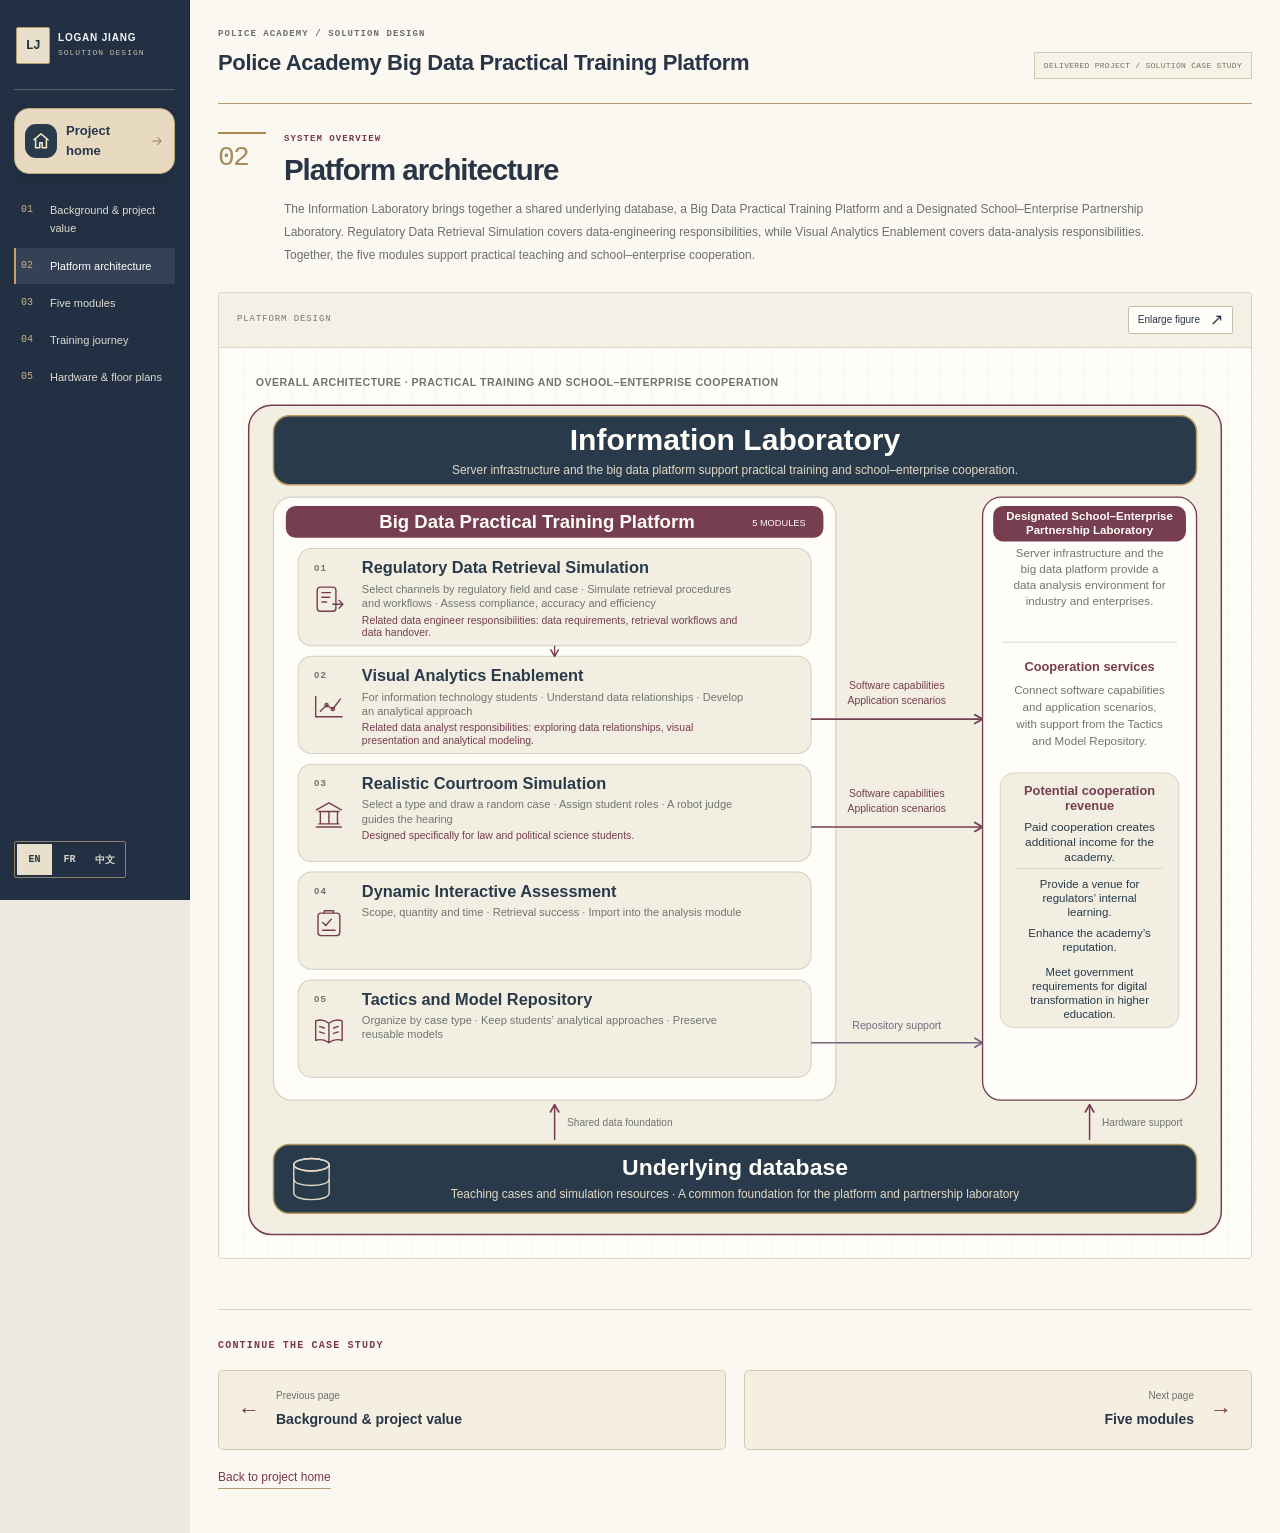
<file: projects/police-academy/architecture.html>
<!doctype html>
<html lang="en">
<head>
  <meta charset="utf-8">
  <meta name="viewport" content="width=device-width, initial-scale=1">
  <meta name="description" content="Police Academy Big Data Practical Training Platform: project background, architecture, hardware, learning spaces, contribution and delivered project outcomes.">
  <meta name="theme-color" content="#f7f3e9">
  <title>Platform architecture · Police Academy Platform · Logan Jiang</title>
  <link rel="stylesheet" href="assets/styles.css">
  <link rel="stylesheet" href="assets/pages.css">
  <link rel="stylesheet" href="assets/module-map.css">
  <script defer src="assets/content.js"></script>
  <script defer src="assets/case-study.js"></script>
  <script defer src="assets/infrastructure.js"></script>
  <script defer src="assets/diagrams.js"></script>
  <script defer src="assets/pages.js"></script>
  <script defer src="assets/module-map.js"></script>
  <script defer src="assets/app.js"></script>
</head>
<body data-page="architecture">
  <a class="skip-link" href="#page-content">Skip to page content</a>
  <header class="site-header">
    <div class="shell header-inner">
      <a class="brand" href="https://loganjiangca.github.io/#work"><span class="brand-mark">LJ</span><span>LOGAN JIANG<small>SOLUTION DESIGN</small></span></a>
      <nav class="section-index" aria-label="Page navigation">
        <a class="home-link" href="index.html" data-page-link="index.html"><span class="home-nav-icon" aria-hidden="true"><svg viewBox="0 0 24 24" focusable="false"><path d="M3.5 10.5 12 3.5l8.5 7M5.5 9.2V20h5v-6h3v6h5V9.2"/></svg></span><span class="index-label" data-view="home">Project home</span><span class="home-nav-arrow" aria-hidden="true"><svg viewBox="0 0 24 24" focusable="false"><path d="M5 12h14m-6-6 6 6-6 6"/></svg></span></a>
        <a href="background.html" data-page-link="background.html"><span class="index-number" aria-hidden="true">01</span><span class="index-label" data-view="background">Background &amp; project value</span></a>
        <a href="architecture.html" data-page-link="architecture.html" aria-current="page"><span class="index-number" aria-hidden="true">02</span><span class="index-label" data-view="architecture">Platform architecture</span></a>
        <a href="modules.html" data-page-link="modules.html"><span class="index-number" aria-hidden="true">03</span><span class="index-label" data-view="modules">Five modules</span></a>
        <a href="journey.html" data-page-link="journey.html"><span class="index-number" aria-hidden="true">04</span><span class="index-label" data-view="journey">Training journey</span></a>
        <a href="hardware.html" data-page-link="hardware.html"><span class="index-number" aria-hidden="true">05</span><span class="index-label" data-view="hardware">Hardware &amp; floor plans</span></a>
      </nav>
      <div class="language-switch" role="group" aria-label="Interface language">
        <button type="button" data-language="en" aria-pressed="true" lang="en">EN</button>
        <button type="button" data-language="fr" aria-pressed="false" lang="fr">FR</button>
        <button type="button" data-language="zh" aria-pressed="false" lang="zh-CN">中文</button>
      </div>
      <p class="rail-note" id="rail-note">PROJECT DOSSIER<br>POLICE ACADEMY<br>PRACTICAL TRAINING</p>
    </div>
  </header>
  <main id="page-content" tabindex="-1">
    <div class="project-masthead shell"><div><p class="eyebrow" data-copy="eyebrow">POLICE ACADEMY / SOLUTION DESIGN</p><h1 class="project-name" data-case="title">Police Academy Big Data Practical Training Platform</h1></div><div class="project-meta"><span class="concept-stamp" data-copy="conceptLabel">Solution design / project case study</span></div></div>
    <section class="chapter-section architecture-section shell" id="architecture" aria-labelledby="architecture-title">
      <div class="chapter-head"><span class="chapter-number" aria-hidden="true">02</span><div><p class="eyebrow" data-copy="architectureKicker">SYSTEM OVERVIEW</p><h2 id="architecture-title" data-copy="architectureTitle">Platform architecture</h2><p data-copy="architectureIntro"></p></div></div>
      <figure class="large-figure architecture-figure"><div class="figure-topline"><span class="figure-label" id="architecture-figure-label">PLATFORM DESIGN</span><button class="expand-button" type="button" data-expand="architecture"><span class="expand-text">Enlarge figure</span><span aria-hidden="true">↗</span></button></div><div class="diagram-scroll" id="architecture-diagram"><img src="figures/architecture-en.svg" width="1140" height="660" alt="Shared database and teaching platform supporting five teaching modules"></div><figcaption data-copy="architectureCaption"></figcaption></figure>
    </section>
    <nav class="shell page-pagination" data-page-pagination aria-label="Page sequence"><p class="eyebrow" data-view="reading">CONTINUE THE CASE STUDY</p><div class="pagination-links"><a class="page-step previous" data-page-link="background.html" href="background.html"><span class="step-arrow" aria-hidden="true">←</span><div><small data-view="previous">Previous page</small><strong data-view="background">Background &amp; project value</strong></div></a><a class="page-step next" data-page-link="modules.html" href="modules.html"><div><small data-view="next">Next page</small><strong data-view="modules">Five modules</strong></div><span class="step-arrow" aria-hidden="true">→</span></a></div><a class="page-home-link" data-page-link="index.html" href="index.html" data-view="homeLink">Back to project home</a></nav>
  </main>
  <footer class="shell site-footer"><span>LOGAN JIANG / SOLUTION DESIGN</span><span id="footer-note">Visual project case study</span><span id="source-credits"></span></footer>
  <dialog id="figure-dialog" aria-labelledby="dialog-title"><div class="dialog-toolbar"><h2 id="dialog-title">Figure</h2><div class="zoom-controls"><button type="button" id="zoom-out" aria-label="Zoom out">−</button><button type="button" id="zoom-reset" aria-label="Reset zoom">100%</button><button type="button" id="zoom-in" aria-label="Zoom in">+</button></div><button type="button" class="dialog-close" id="close-dialog" aria-label="Close figure">×</button></div><div class="dialog-viewport"><div id="dialog-figure"></div></div></dialog>
  <noscript><p class="shell">Enable JavaScript to view the diagrams and switch languages. This presentation uses local files and does not require a database connection.</p></noscript>
</body>
</html>
</file>
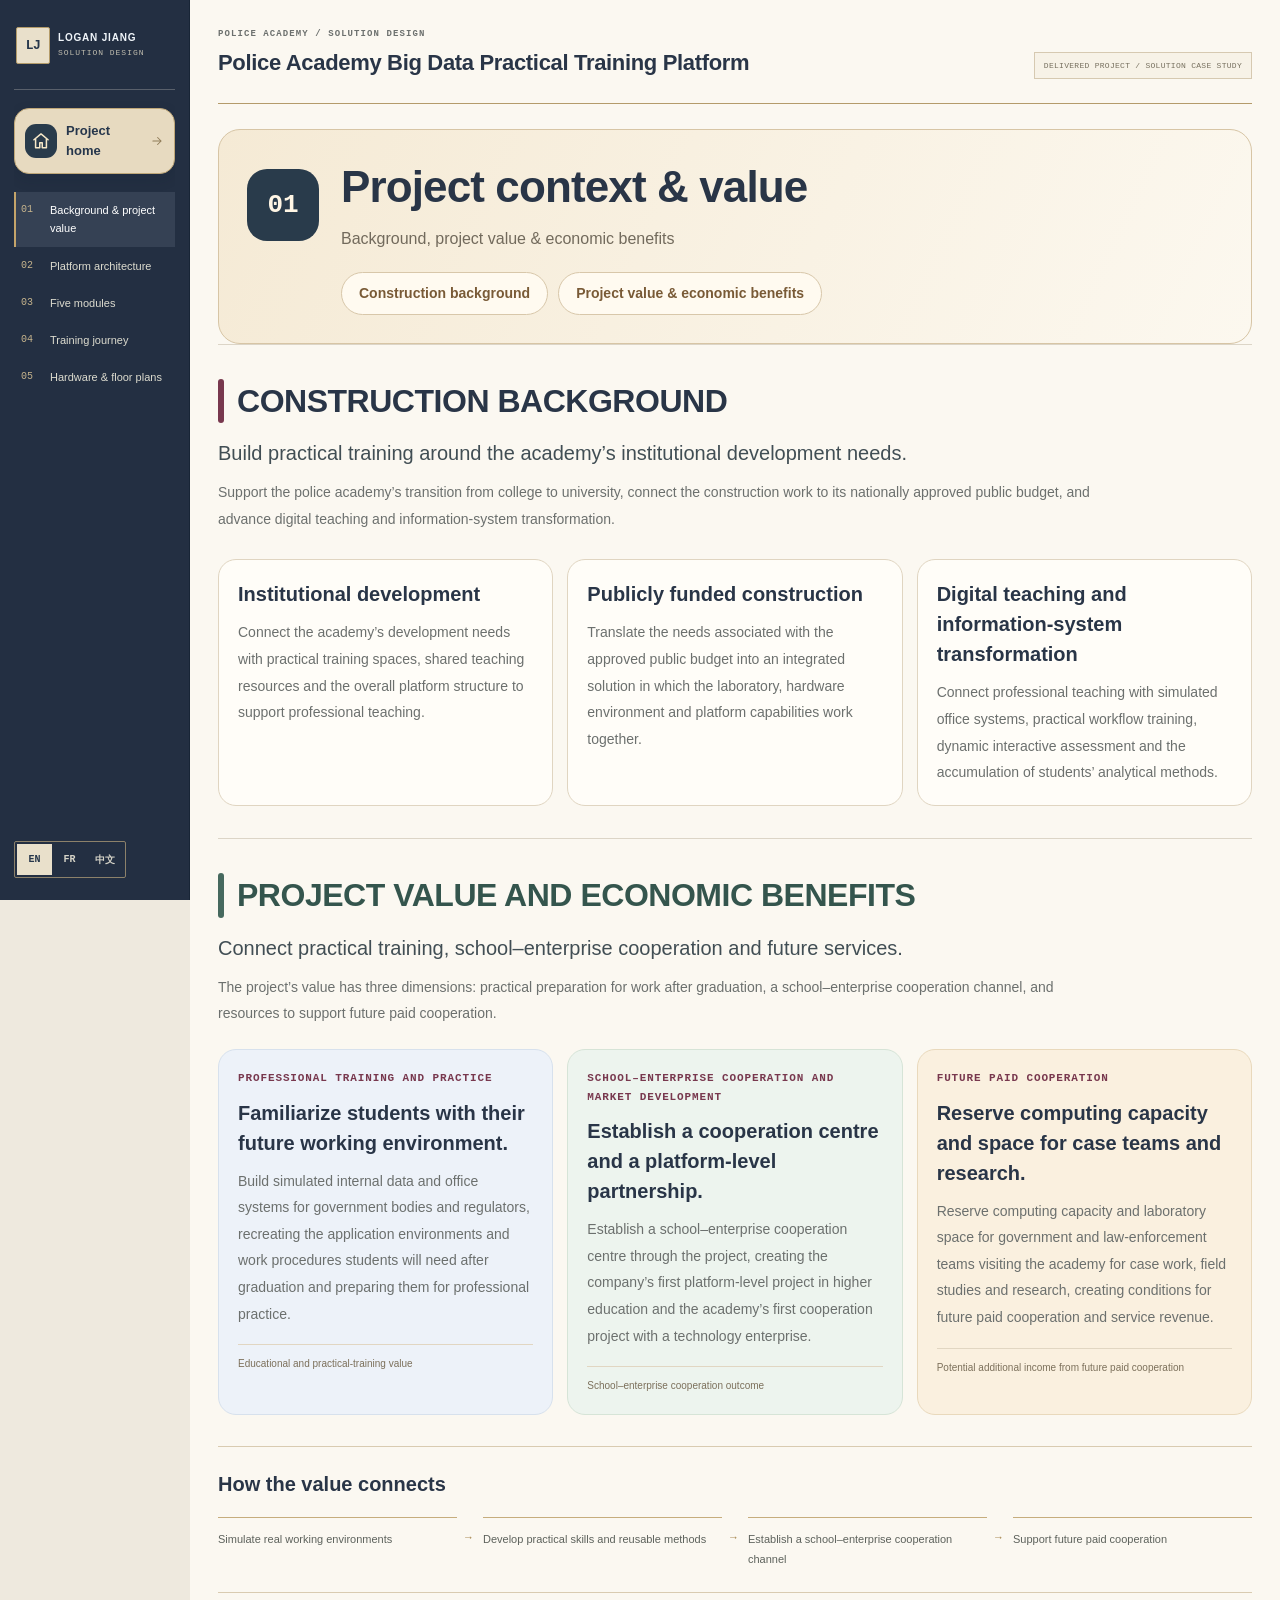
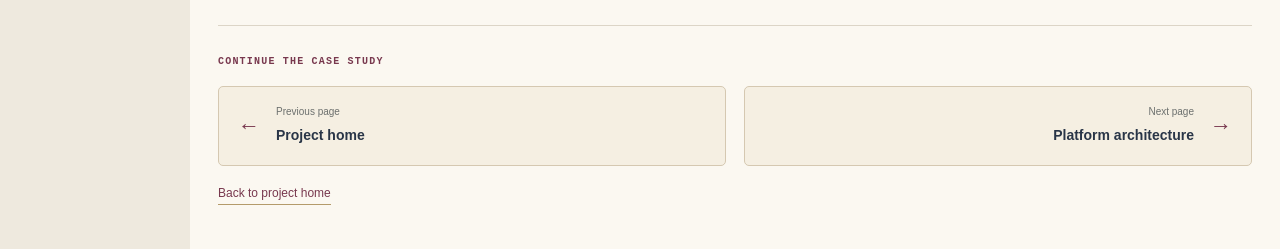
<file: projects/police-academy/background.html>
<!doctype html>
<html lang="en">
<head>
  <meta charset="utf-8">
  <meta name="viewport" content="width=device-width, initial-scale=1">
  <meta name="description" content="Police Academy Big Data Practical Training Platform: project background, architecture, hardware, learning spaces, contribution and delivered project outcomes.">
  <meta name="theme-color" content="#f7f3e9">
  <title>Background &amp; project value · Police Academy Platform · Logan Jiang</title>
  <link rel="stylesheet" href="assets/styles.css">
  <link rel="stylesheet" href="assets/pages.css">
  <link rel="stylesheet" href="assets/module-map.css">
  <script defer src="assets/content.js"></script>
  <script defer src="assets/case-study.js"></script>
  <script defer src="assets/infrastructure.js"></script>
  <script defer src="assets/diagrams.js"></script>
  <script defer src="assets/pages.js"></script>
  <script defer src="assets/module-map.js"></script>
  <script defer src="assets/app.js"></script>
</head>
<body data-page="background">
  <a class="skip-link" href="#page-content">Skip to page content</a>
  <header class="site-header">
    <div class="shell header-inner">
      <a class="brand" href="https://loganjiangca.github.io/#work"><span class="brand-mark">LJ</span><span>LOGAN JIANG<small>SOLUTION DESIGN</small></span></a>
      <nav class="section-index" aria-label="Page navigation">
        <a class="home-link" href="index.html" data-page-link="index.html"><span class="home-nav-icon" aria-hidden="true"><svg viewBox="0 0 24 24" focusable="false"><path d="M3.5 10.5 12 3.5l8.5 7M5.5 9.2V20h5v-6h3v6h5V9.2"/></svg></span><span class="index-label" data-view="home">Project home</span><span class="home-nav-arrow" aria-hidden="true"><svg viewBox="0 0 24 24" focusable="false"><path d="M5 12h14m-6-6 6 6-6 6"/></svg></span></a>
        <a href="background.html" data-page-link="background.html" aria-current="page"><span class="index-number" aria-hidden="true">01</span><span class="index-label" data-view="background">Background &amp; project value</span></a>
        <a href="architecture.html" data-page-link="architecture.html"><span class="index-number" aria-hidden="true">02</span><span class="index-label" data-view="architecture">Platform architecture</span></a>
        <a href="modules.html" data-page-link="modules.html"><span class="index-number" aria-hidden="true">03</span><span class="index-label" data-view="modules">Five modules</span></a>
        <a href="journey.html" data-page-link="journey.html"><span class="index-number" aria-hidden="true">04</span><span class="index-label" data-view="journey">Training journey</span></a>
        <a href="hardware.html" data-page-link="hardware.html"><span class="index-number" aria-hidden="true">05</span><span class="index-label" data-view="hardware">Hardware &amp; floor plans</span></a>
      </nav>
      <div class="language-switch" role="group" aria-label="Interface language">
        <button type="button" data-language="en" aria-pressed="true" lang="en">EN</button>
        <button type="button" data-language="fr" aria-pressed="false" lang="fr">FR</button>
        <button type="button" data-language="zh" aria-pressed="false" lang="zh-CN">中文</button>
      </div>
      <p class="rail-note" id="rail-note">PROJECT DOSSIER<br>POLICE ACADEMY<br>PRACTICAL TRAINING</p>
    </div>
  </header>
  <main id="page-content" tabindex="-1">
    <div class="project-masthead shell"><div><p class="eyebrow" data-copy="eyebrow">POLICE ACADEMY / SOLUTION DESIGN</p><h1 class="project-name" data-case="title">Police Academy Big Data Practical Training Platform</h1></div><div class="project-meta"><span class="concept-stamp" data-copy="conceptLabel">Solution design / project case study</span></div></div>
    <header class="shell combined-lead" aria-labelledby="context-title"><div class="chapter-head"><span class="chapter-number" aria-hidden="true">01</span><div><h2 id="context-title" data-view="contextKicker">Project context &amp; value</h2><p class="context-deck" data-view="contextTitle">Background, project value &amp; economic benefits</p></div></div><div class="context-links"><a href="#background" data-view="contextBackground">Construction background</a><a href="#benefits" data-view="contextValue">Project value &amp; economic benefits</a></div></header>
    <section class="context-part shell figure-section background-section" id="background" aria-labelledby="background-title"><div class="chapter-head"><div><h3 id="background-title" data-case="background.kicker">Construction background</h3><p class="context-summary" data-case="background.title">An institutional transition and a new training environment.</p><p data-case="background.intro"></p></div></div><div class="background-drivers" id="background-drivers"></div></section>
    <section class="context-part shell figure-section value-section" id="benefits" aria-labelledby="benefits-title"><div class="chapter-head"><div><h3 id="benefits-title" data-case="benefits.kicker">Project value &amp; economic benefits</h3><p class="context-summary" data-case="benefits.title">Value for students, the academy and the enterprise.</p><p data-case="benefits.intro"></p></div></div><div class="benefit-grid" id="benefit-grid"></div><div class="value-chain"><h4 data-case="benefits.logicTitle"></h4><ol id="value-chain"></ol></div><p class="source-note" data-case="benefits.note"></p></section>
    <nav class="shell page-pagination" data-page-pagination aria-label="Page sequence"><p class="eyebrow" data-view="reading">CONTINUE THE CASE STUDY</p><div class="pagination-links"><a class="page-step previous" data-page-link="index.html" href="index.html"><span class="step-arrow" aria-hidden="true">←</span><div><small data-view="previous">Previous page</small><strong data-view="home">Project home</strong></div></a><a class="page-step next" data-page-link="architecture.html" href="architecture.html"><div><small data-view="next">Next page</small><strong data-view="architecture">Platform architecture</strong></div><span class="step-arrow" aria-hidden="true">→</span></a></div><a class="page-home-link" data-page-link="index.html" href="index.html" data-view="homeLink">Back to project home</a></nav>
  </main>
  <footer class="shell site-footer"><span>LOGAN JIANG / SOLUTION DESIGN</span><span id="footer-note">Visual project case study</span><span id="source-credits"></span></footer>
  <dialog id="figure-dialog" aria-labelledby="dialog-title"><div class="dialog-toolbar"><h2 id="dialog-title">Figure</h2><div class="zoom-controls"><button type="button" id="zoom-out" aria-label="Zoom out">−</button><button type="button" id="zoom-reset" aria-label="Reset zoom">100%</button><button type="button" id="zoom-in" aria-label="Zoom in">+</button></div><button type="button" class="dialog-close" id="close-dialog" aria-label="Close figure">×</button></div><div class="dialog-viewport"><div id="dialog-figure"></div></div></dialog>
  <noscript><p class="shell">Enable JavaScript to view the diagrams and switch languages. This presentation uses local files and does not require a database connection.</p></noscript>
</body>
</html>
</file>
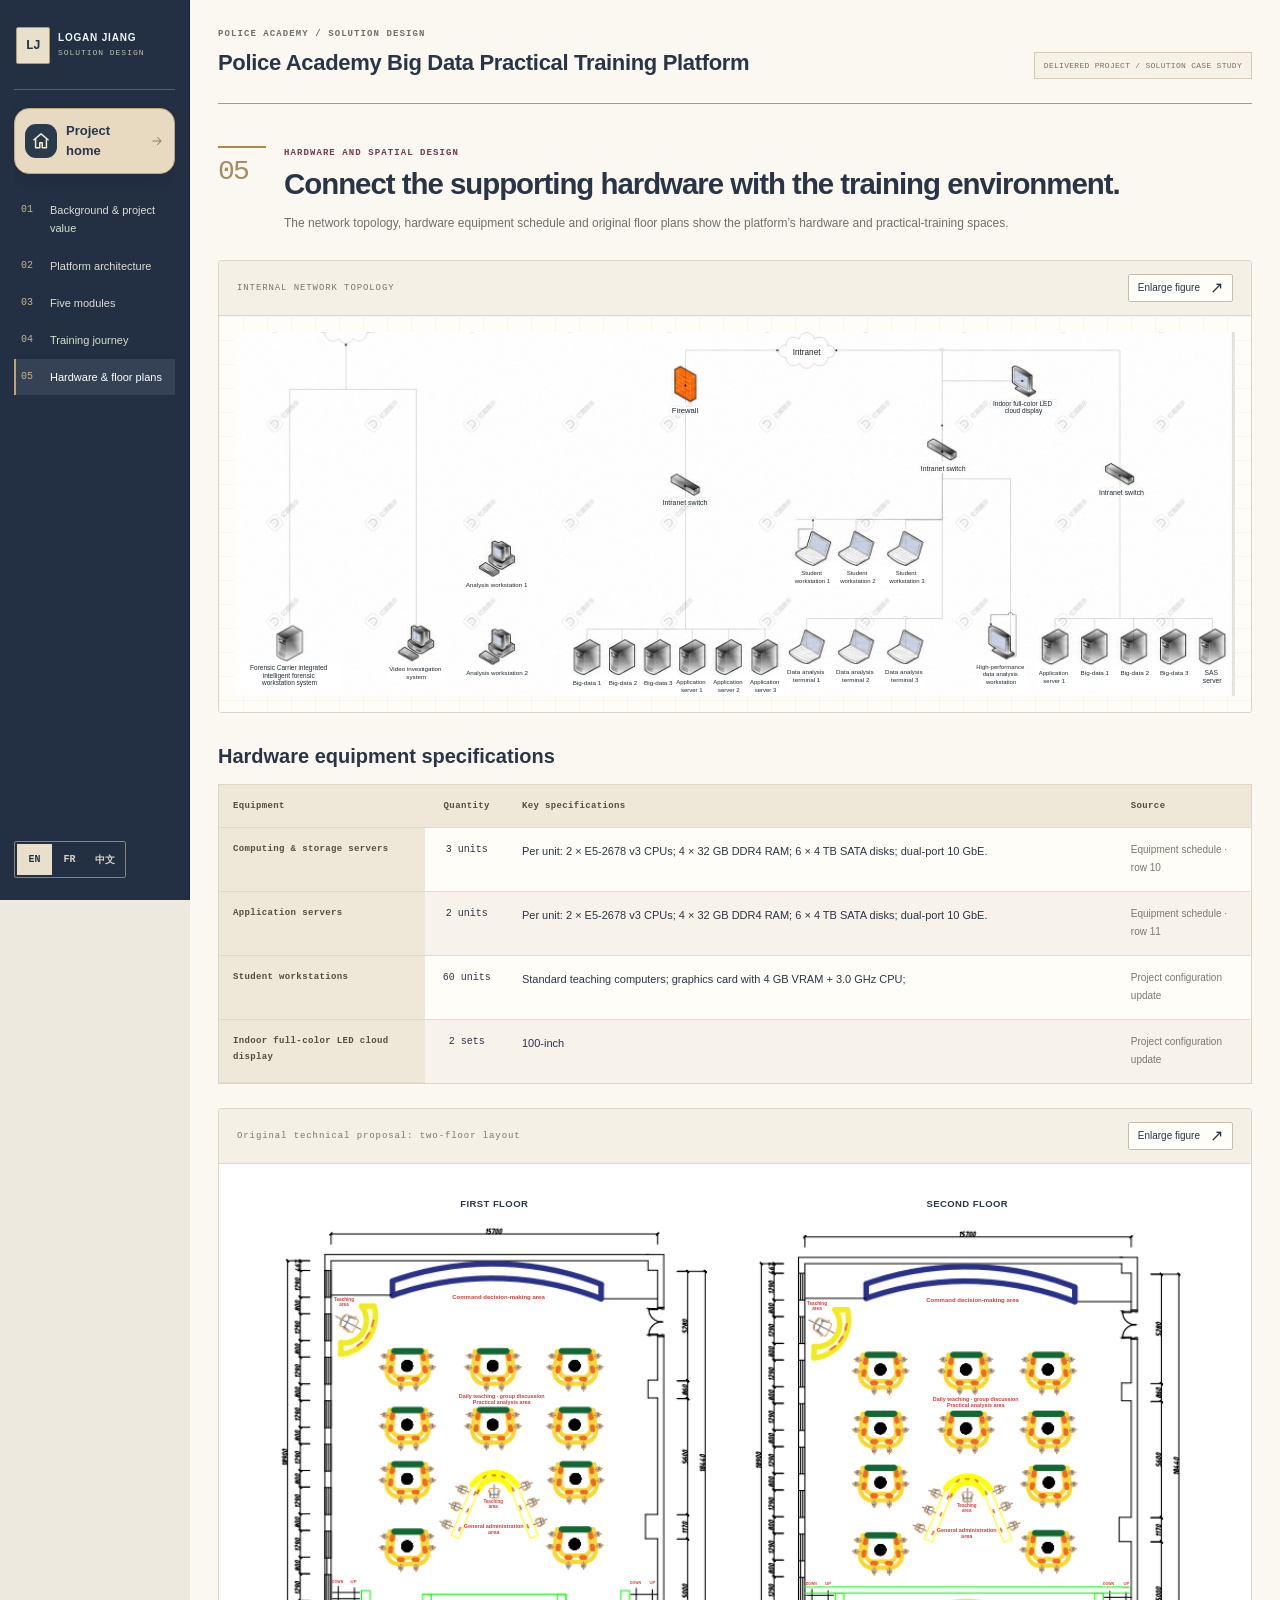
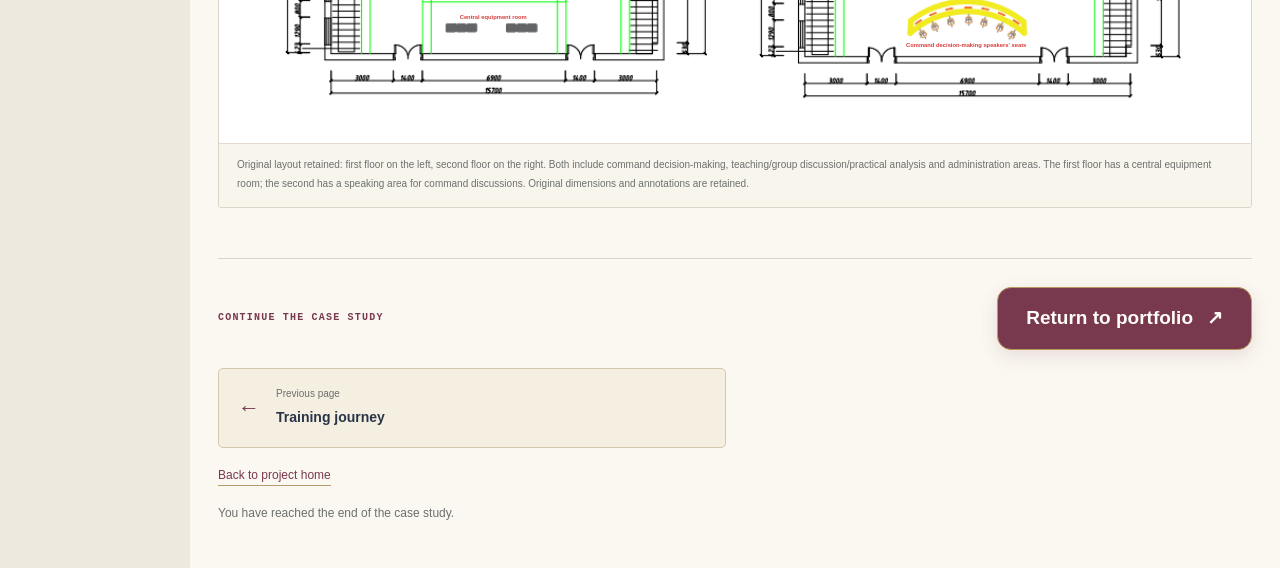
<file: projects/police-academy/hardware.html>
<!doctype html>
<html lang="en">
<head>
  <meta charset="utf-8">
  <meta name="viewport" content="width=device-width, initial-scale=1">
  <meta name="description" content="Police Academy Big Data Practical Training Platform: project background, architecture, hardware, learning spaces, contribution and delivered project outcomes.">
  <meta name="theme-color" content="#f7f3e9">
  <title>Hardware & floor plans · Police Academy Platform · Logan Jiang</title>
  <link rel="stylesheet" href="assets/styles.css">
  <link rel="stylesheet" href="assets/pages.css">
  <link rel="stylesheet" href="assets/module-map.css">
  <script defer src="assets/content.js"></script>
  <script defer src="assets/case-study.js"></script>
  <script defer src="assets/infrastructure.js"></script>
  <script defer src="assets/diagrams.js"></script>
  <script defer src="assets/pages.js"></script>
  <script defer src="assets/module-map.js"></script>
  <script defer src="assets/app.js"></script>
</head>
<body data-page="hardware">
  <a class="skip-link" href="#page-content">Skip to page content</a>
  <header class="site-header">
    <div class="shell header-inner">
      <a class="brand" href="https://loganjiangca.github.io/#work"><span class="brand-mark">LJ</span><span>LOGAN JIANG<small>SOLUTION DESIGN</small></span></a>
      <nav class="section-index" aria-label="Page navigation">
        <a class="home-link" href="index.html" data-page-link="index.html"><span class="home-nav-icon" aria-hidden="true"><svg viewBox="0 0 24 24" focusable="false"><path d="M3.5 10.5 12 3.5l8.5 7M5.5 9.2V20h5v-6h3v6h5V9.2"/></svg></span><span class="index-label" data-view="home">Project home</span><span class="home-nav-arrow" aria-hidden="true"><svg viewBox="0 0 24 24" focusable="false"><path d="M5 12h14m-6-6 6 6-6 6"/></svg></span></a>
        <a href="background.html" data-page-link="background.html"><span class="index-number" aria-hidden="true">01</span><span class="index-label" data-view="background">Background &amp; project value</span></a>
        <a href="architecture.html" data-page-link="architecture.html"><span class="index-number" aria-hidden="true">02</span><span class="index-label" data-view="architecture">Platform architecture</span></a>
        <a href="modules.html" data-page-link="modules.html"><span class="index-number" aria-hidden="true">03</span><span class="index-label" data-view="modules">Five modules</span></a>
        <a href="journey.html" data-page-link="journey.html"><span class="index-number" aria-hidden="true">04</span><span class="index-label" data-view="journey">Training journey</span></a>
        <a href="hardware.html" data-page-link="hardware.html" aria-current="page"><span class="index-number" aria-hidden="true">05</span><span class="index-label" data-view="hardware">Hardware &amp; floor plans</span></a>
      </nav>
      <div class="language-switch" role="group" aria-label="Interface language">
        <button type="button" data-language="en" aria-pressed="true" lang="en">EN</button>
        <button type="button" data-language="fr" aria-pressed="false" lang="fr">FR</button>
        <button type="button" data-language="zh" aria-pressed="false" lang="zh-CN">中文</button>
      </div>
      <p class="rail-note" id="rail-note">PROJECT DOSSIER<br>POLICE ACADEMY<br>PRACTICAL TRAINING</p>
    </div>
  </header>
  <main id="page-content" tabindex="-1">
    <div class="project-masthead shell"><div><p class="eyebrow" data-copy="eyebrow">POLICE ACADEMY / SOLUTION DESIGN</p><h1 class="project-name" data-case="title">Police Academy Big Data Practical Training Platform</h1></div><div class="project-meta"><span class="concept-stamp" data-copy="conceptLabel">Solution design / project case study</span></div></div>
    <section class="chapter-section shell figure-section" id="lab" aria-labelledby="lab-title">
      <div class="chapter-head"><span class="chapter-number" aria-hidden="true">05</span><div><p class="eyebrow" data-case="hardware.kicker">HARDWARE & LEARNING SPACES</p><h2 id="lab-title" data-case="hardware.title">Infrastructure matched to the training design.</h2><p data-case="hardware.intro"></p></div></div>
      <figure class="large-figure hardware-figure"><div class="figure-topline"><span class="figure-label" data-case="hardware.hardwareFigureLabel">INTERNAL NETWORK TOPOLOGY</span><button class="expand-button" type="button" data-expand="hardware"><span class="expand-text">Enlarge figure</span><span aria-hidden="true">↗</span></button></div><div class="diagram-scroll" id="hardware-diagram"><img src="assets/source/hardware-overview-en.svg" alt="Internal network topology"></div><figcaption id="hardware-note"></figcaption></figure>
      <h3 class="equipment-heading" data-view="equipmentSchedule">Original technical-proposal equipment schedule</h3>
      <div class="equipment-table-wrap"><table class="equipment-table"><thead><tr id="equipment-head"></tr></thead><tbody id="equipment-body"></tbody></table></div>
      <figure class="large-figure source-plan-figure"><div class="figure-topline"><span class="figure-label" data-case="hardware.planTitle">Two-floor layout · English labels</span><button class="expand-button" type="button" data-expand="lab"><span class="expand-text">Enlarge figure</span><span aria-hidden="true">↗</span></button></div><div class="source-plan-frame"><img id="floorplan-image" src="assets/source/floor-plan-en.svg" width="945" height="517" alt="English-labeled first-floor plan on the left and second-floor plan on the right"></div><figcaption data-case="hardware.planCaption"></figcaption></figure>
    </section>
    <section class="shell closing"><div><h2 data-copy="closingTitle">A solution, seen as a whole.</h2><p data-copy="closingText"></p></div><a class="text-link" href="https://loganjiangca.github.io/#work"><span data-copy="backLabel">Back to portfolio</span> ↗</a></section>
    <nav class="shell page-pagination" data-page-pagination aria-label="Page sequence"><p class="eyebrow" data-view="reading">CONTINUE THE CASE STUDY</p><a class="text-link pagination-return-link" href="https://loganjiangca.github.io/#work"><span data-copy="backLabel">Back to portfolio</span> ↗</a><div class="pagination-links"><a class="page-step previous" data-page-link="journey.html" href="journey.html"><span class="step-arrow" aria-hidden="true">←</span><div><small data-view="previous">Previous page</small><strong data-view="journey">Training journey</strong></div></a></div><a class="page-home-link" data-page-link="index.html" href="index.html" data-view="homeLink">Back to project home</a><p class="page-complete" data-view="complete">You have reached the end of the case study.</p></nav>
  </main>
  <footer class="shell site-footer"><span>LOGAN JIANG / SOLUTION DESIGN</span><span id="footer-note">Visual project case study</span><span id="source-credits"></span></footer>
  <dialog id="figure-dialog" aria-labelledby="dialog-title"><div class="dialog-toolbar"><h2 id="dialog-title">Figure</h2><div class="zoom-controls"><button type="button" id="zoom-out" aria-label="Zoom out">−</button><button type="button" id="zoom-reset" aria-label="Reset zoom">100%</button><button type="button" id="zoom-in" aria-label="Zoom in">+</button></div><button type="button" class="dialog-close" id="close-dialog" aria-label="Close figure">×</button></div><div class="dialog-viewport"><div id="dialog-figure"></div></div></dialog>
  <noscript><p class="shell">Enable JavaScript to view the diagrams and switch languages. This presentation uses local files and does not require a database connection.</p></noscript>
</body>
</html>
</file>
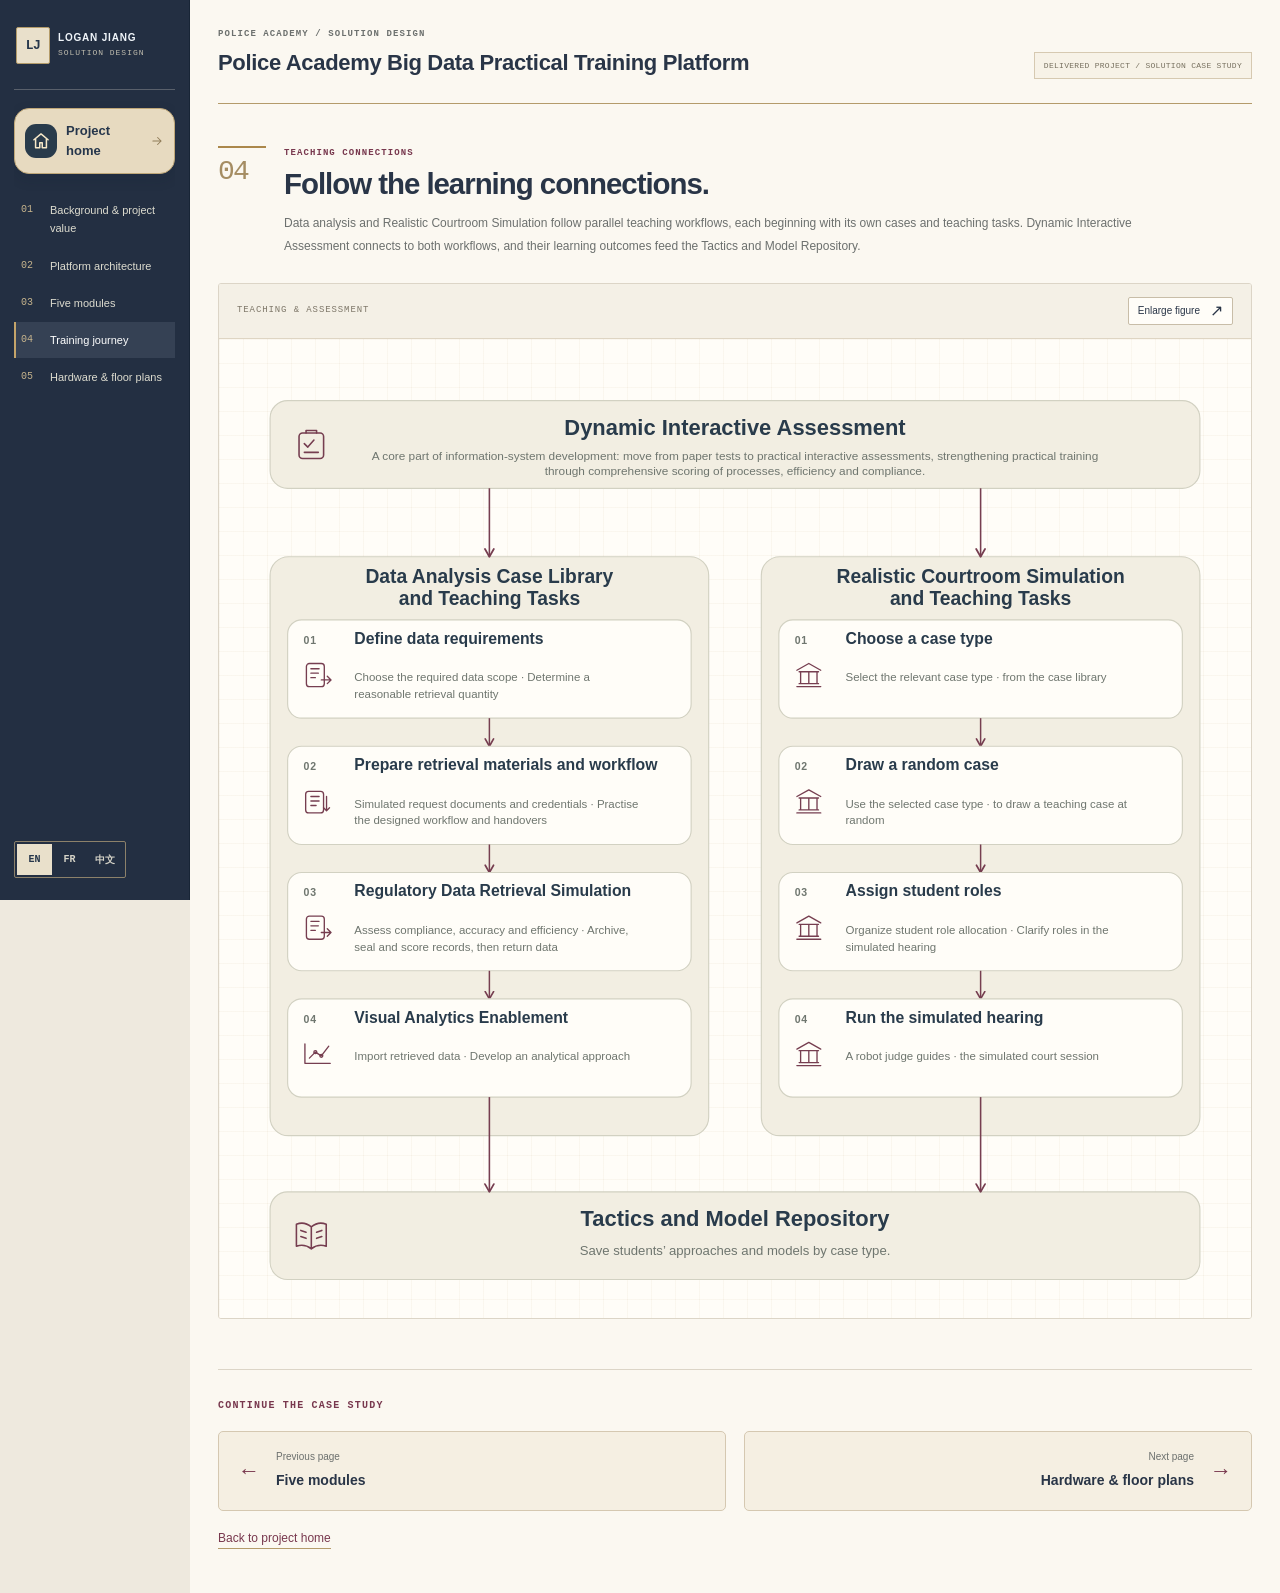
<file: projects/police-academy/journey.html>
<!doctype html>
<html lang="en">
<head>
  <meta charset="utf-8">
  <meta name="viewport" content="width=device-width, initial-scale=1">
  <meta name="description" content="Police Academy Big Data Practical Training Platform: project background, architecture, hardware, learning spaces, contribution and delivered project outcomes.">
  <meta name="theme-color" content="#f7f3e9">
  <title>Training journey · Police Academy Platform · Logan Jiang</title>
  <link rel="stylesheet" href="assets/styles.css">
  <link rel="stylesheet" href="assets/pages.css">
  <link rel="stylesheet" href="assets/module-map.css">
  <script defer src="assets/content.js"></script>
  <script defer src="assets/case-study.js"></script>
  <script defer src="assets/infrastructure.js"></script>
  <script defer src="assets/diagrams.js"></script>
  <script defer src="assets/pages.js"></script>
  <script defer src="assets/module-map.js"></script>
  <script defer src="assets/app.js"></script>
</head>
<body data-page="journey">
  <a class="skip-link" href="#page-content">Skip to page content</a>
  <header class="site-header">
    <div class="shell header-inner">
      <a class="brand" href="https://loganjiangca.github.io/#work"><span class="brand-mark">LJ</span><span>LOGAN JIANG<small>SOLUTION DESIGN</small></span></a>
      <nav class="section-index" aria-label="Page navigation">
        <a class="home-link" href="index.html" data-page-link="index.html"><span class="home-nav-icon" aria-hidden="true"><svg viewBox="0 0 24 24" focusable="false"><path d="M3.5 10.5 12 3.5l8.5 7M5.5 9.2V20h5v-6h3v6h5V9.2"/></svg></span><span class="index-label" data-view="home">Project home</span><span class="home-nav-arrow" aria-hidden="true"><svg viewBox="0 0 24 24" focusable="false"><path d="M5 12h14m-6-6 6 6-6 6"/></svg></span></a>
        <a href="background.html" data-page-link="background.html"><span class="index-number" aria-hidden="true">01</span><span class="index-label" data-view="background">Background &amp; project value</span></a>
        <a href="architecture.html" data-page-link="architecture.html"><span class="index-number" aria-hidden="true">02</span><span class="index-label" data-view="architecture">Platform architecture</span></a>
        <a href="modules.html" data-page-link="modules.html"><span class="index-number" aria-hidden="true">03</span><span class="index-label" data-view="modules">Five modules</span></a>
        <a href="journey.html" data-page-link="journey.html" aria-current="page"><span class="index-number" aria-hidden="true">04</span><span class="index-label" data-view="journey">Training journey</span></a>
        <a href="hardware.html" data-page-link="hardware.html"><span class="index-number" aria-hidden="true">05</span><span class="index-label" data-view="hardware">Hardware &amp; floor plans</span></a>
      </nav>
      <div class="language-switch" role="group" aria-label="Interface language">
        <button type="button" data-language="en" aria-pressed="true" lang="en">EN</button>
        <button type="button" data-language="fr" aria-pressed="false" lang="fr">FR</button>
        <button type="button" data-language="zh" aria-pressed="false" lang="zh-CN">中文</button>
      </div>
      <p class="rail-note" id="rail-note">PROJECT DOSSIER<br>POLICE ACADEMY<br>PRACTICAL TRAINING</p>
    </div>
  </header>
  <main id="page-content" tabindex="-1">
    <div class="project-masthead shell"><div><p class="eyebrow" data-copy="eyebrow">POLICE ACADEMY / SOLUTION DESIGN</p><h1 class="project-name" data-case="title">Police Academy Big Data Practical Training Platform</h1></div><div class="project-meta"><span class="concept-stamp" data-copy="conceptLabel">Solution design / project case study</span></div></div>
    <section class="chapter-section journey-section shell" id="journey" aria-labelledby="journey-title"><div class="chapter-head"><span class="chapter-number" aria-hidden="true">04</span><div><p class="eyebrow" data-copy="journeyKicker">TRAINING CONNECTIONS</p><h2 id="journey-title" data-copy="journeyTitle">Make the connections visible.</h2><p data-copy="journeyIntro"></p></div></div><figure class="large-figure journey-figure"><div class="figure-topline"><span class="figure-label" id="journey-figure-label">TRAINING & ASSESSMENT</span><button class="expand-button" type="button" data-expand="workflow"><span class="expand-text">Enlarge figure</span><span aria-hidden="true">↗</span></button></div><div class="diagram-scroll" id="workflow-diagram"></div><figcaption data-copy="journeyCaption"></figcaption></figure></section>
    <nav class="shell page-pagination" data-page-pagination aria-label="Page sequence"><p class="eyebrow" data-view="reading">CONTINUE THE CASE STUDY</p><div class="pagination-links"><a class="page-step previous" data-page-link="modules.html" href="modules.html"><span class="step-arrow" aria-hidden="true">←</span><div><small data-view="previous">Previous page</small><strong data-view="modules">Five modules</strong></div></a><a class="page-step next" data-page-link="hardware.html" href="hardware.html"><div><small data-view="next">Next page</small><strong data-view="hardware">Hardware &amp; floor plans</strong></div><span class="step-arrow" aria-hidden="true">→</span></a></div><a class="page-home-link" data-page-link="index.html" href="index.html" data-view="homeLink">Back to project home</a></nav>
  </main>
  <footer class="shell site-footer"><span>LOGAN JIANG / SOLUTION DESIGN</span><span id="footer-note">Visual project case study</span><span id="source-credits"></span></footer>
  <dialog id="figure-dialog" aria-labelledby="dialog-title"><div class="dialog-toolbar"><h2 id="dialog-title">Figure</h2><div class="zoom-controls"><button type="button" id="zoom-out" aria-label="Zoom out">−</button><button type="button" id="zoom-reset" aria-label="Reset zoom">100%</button><button type="button" id="zoom-in" aria-label="Zoom in">+</button></div><button type="button" class="dialog-close" id="close-dialog" aria-label="Close figure">×</button></div><div class="dialog-viewport"><div id="dialog-figure"></div></div></dialog>
  <noscript><p class="shell">Enable JavaScript to view the diagrams and switch languages. This presentation uses local files and does not require a database connection.</p></noscript>
</body>
</html>
</file>
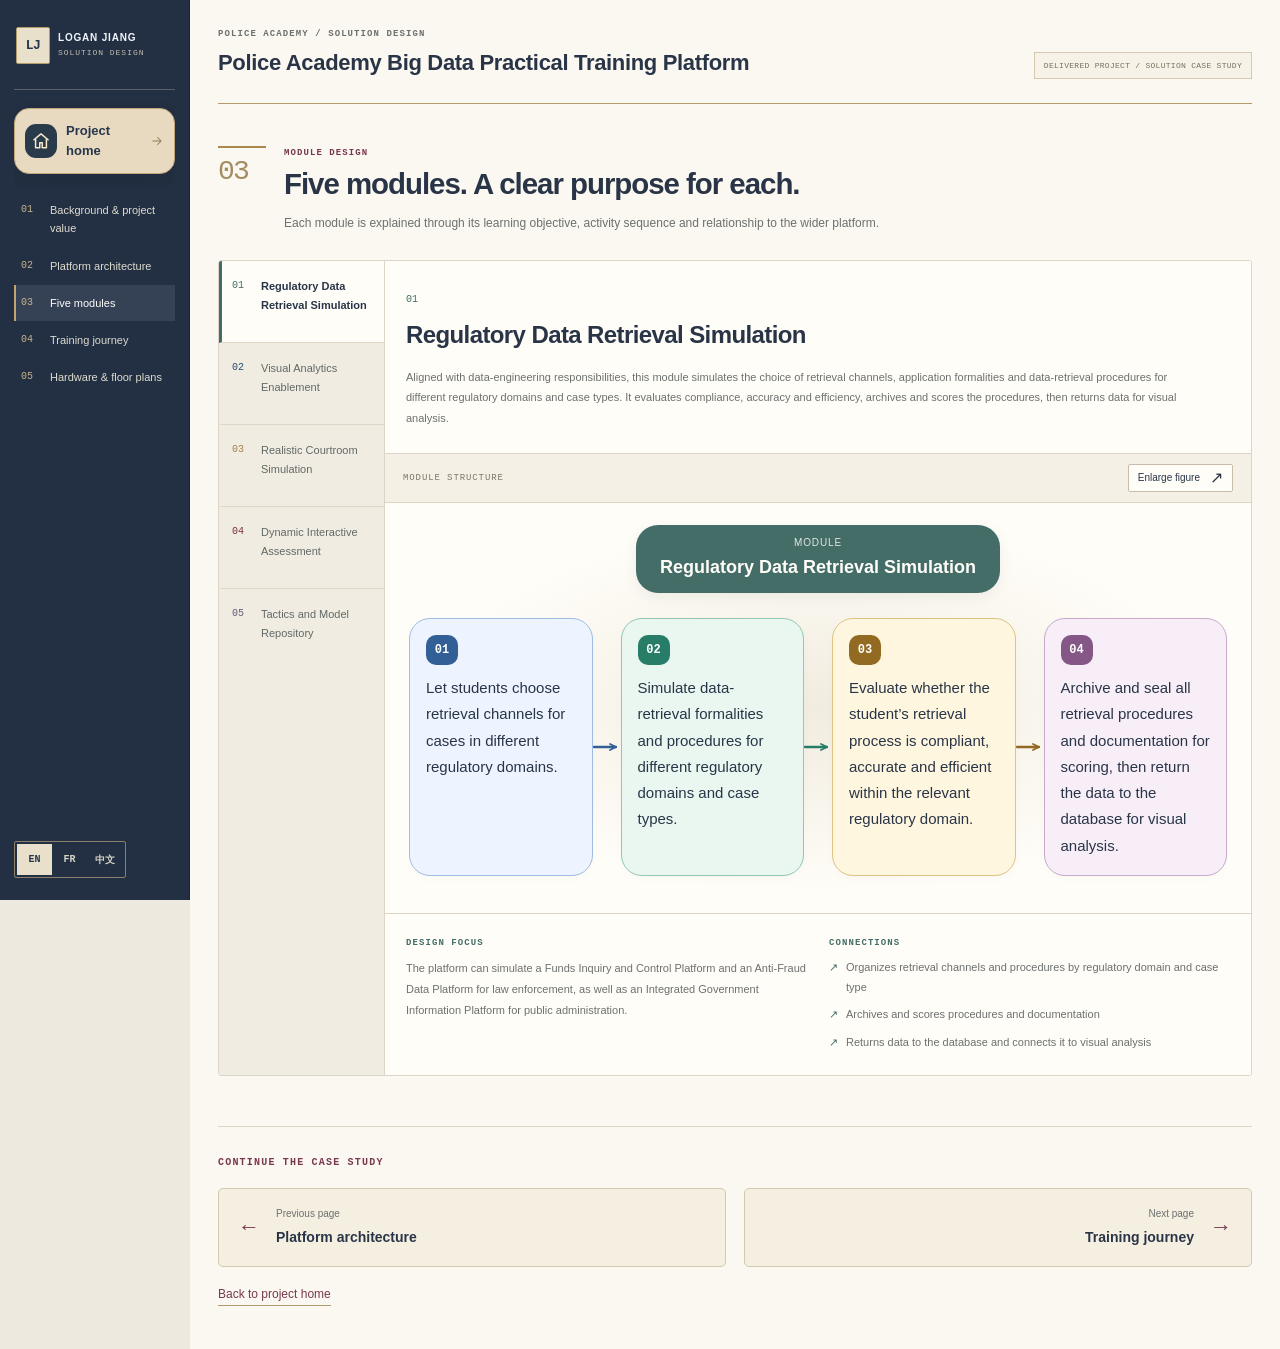
<file: projects/police-academy/modules.html>
<!doctype html>
<html lang="en">
<head>
  <meta charset="utf-8">
  <meta name="viewport" content="width=device-width, initial-scale=1">
  <meta name="description" content="Police Academy Big Data Practical Training Platform: project background, architecture, hardware, learning spaces, contribution and delivered project outcomes.">
  <meta name="theme-color" content="#f7f3e9">
  <title>Five modules · Police Academy Platform · Logan Jiang</title>
  <link rel="stylesheet" href="assets/styles.css">
  <link rel="stylesheet" href="assets/pages.css">
  <link rel="stylesheet" href="assets/module-map.css">
  <script defer src="assets/content.js"></script>
  <script defer src="assets/case-study.js"></script>
  <script defer src="assets/infrastructure.js"></script>
  <script defer src="assets/diagrams.js"></script>
  <script defer src="assets/pages.js"></script>
  <script defer src="assets/module-map.js"></script>
  <script defer src="assets/app.js"></script>
</head>
<body data-page="modules">
  <a class="skip-link" href="#page-content">Skip to page content</a>
  <header class="site-header">
    <div class="shell header-inner">
      <a class="brand" href="https://loganjiangca.github.io/#work"><span class="brand-mark">LJ</span><span>LOGAN JIANG<small>SOLUTION DESIGN</small></span></a>
      <nav class="section-index" aria-label="Page navigation">
        <a class="home-link" href="index.html" data-page-link="index.html"><span class="home-nav-icon" aria-hidden="true"><svg viewBox="0 0 24 24" focusable="false"><path d="M3.5 10.5 12 3.5l8.5 7M5.5 9.2V20h5v-6h3v6h5V9.2"/></svg></span><span class="index-label" data-view="home">Project home</span><span class="home-nav-arrow" aria-hidden="true"><svg viewBox="0 0 24 24" focusable="false"><path d="M5 12h14m-6-6 6 6-6 6"/></svg></span></a>
        <a href="background.html" data-page-link="background.html"><span class="index-number" aria-hidden="true">01</span><span class="index-label" data-view="background">Background &amp; project value</span></a>
        <a href="architecture.html" data-page-link="architecture.html"><span class="index-number" aria-hidden="true">02</span><span class="index-label" data-view="architecture">Platform architecture</span></a>
        <a href="modules.html" data-page-link="modules.html" aria-current="page"><span class="index-number" aria-hidden="true">03</span><span class="index-label" data-view="modules">Five modules</span></a>
        <a href="journey.html" data-page-link="journey.html"><span class="index-number" aria-hidden="true">04</span><span class="index-label" data-view="journey">Training journey</span></a>
        <a href="hardware.html" data-page-link="hardware.html"><span class="index-number" aria-hidden="true">05</span><span class="index-label" data-view="hardware">Hardware &amp; floor plans</span></a>
      </nav>
      <div class="language-switch" role="group" aria-label="Interface language">
        <button type="button" data-language="en" aria-pressed="true" lang="en">EN</button>
        <button type="button" data-language="fr" aria-pressed="false" lang="fr">FR</button>
        <button type="button" data-language="zh" aria-pressed="false" lang="zh-CN">中文</button>
      </div>
      <p class="rail-note" id="rail-note">PROJECT DOSSIER<br>POLICE ACADEMY<br>PRACTICAL TRAINING</p>
    </div>
  </header>
  <main id="page-content" tabindex="-1">
    <div class="project-masthead shell"><div><p class="eyebrow" data-copy="eyebrow">POLICE ACADEMY / SOLUTION DESIGN</p><h1 class="project-name" data-case="title">Police Academy Big Data Practical Training Platform</h1></div><div class="project-meta"><span class="concept-stamp" data-copy="conceptLabel">Solution design / project case study</span></div></div>
    <section class="chapter-section shell figure-section" id="modules" aria-labelledby="modules-title">
      <div class="chapter-head"><span class="chapter-number" aria-hidden="true">03</span><div><p class="eyebrow" data-copy="modulesKicker">MODULE DESIGN</p><h2 id="modules-title" data-copy="modulesTitle">Five views of the same solution.</h2><p data-copy="modulesIntro"></p></div></div>
      <div class="module-workspace"><div class="module-tabs" id="module-tabs" role="tablist" aria-label="Module designs" aria-orientation="vertical"></div>
      <article class="module-panel" id="module-panel" role="tabpanel" tabindex="0">
        <div class="module-heading"><div><span class="module-number" id="module-number">01</span><p class="eyebrow" id="module-label"></p><h3 id="module-title"></h3></div><p id="module-summary"></p></div>
        <figure class="module-figure"><div class="figure-topline"><span class="figure-label" id="module-figure-label">MODULE STRUCTURE</span><button class="expand-button" type="button" data-expand="module"><span class="expand-text">Enlarge figure</span><span aria-hidden="true">↗</span></button></div><div class="diagram-scroll" id="module-diagram"></div></figure>
        <div class="module-notes"><div><p class="note-label" id="focus-label">DESIGN FOCUS</p><p id="module-focus"></p></div><div><p class="note-label" id="connections-label">CONNECTIONS</p><ul id="module-connections"></ul></div></div>
      </article>
      </div>
    </section>
    <nav class="shell page-pagination" data-page-pagination aria-label="Page sequence"><p class="eyebrow" data-view="reading">CONTINUE THE CASE STUDY</p><div class="pagination-links"><a class="page-step previous" data-page-link="architecture.html" href="architecture.html"><span class="step-arrow" aria-hidden="true">←</span><div><small data-view="previous">Previous page</small><strong data-view="architecture">Platform architecture</strong></div></a><a class="page-step next" data-page-link="journey.html" href="journey.html"><div><small data-view="next">Next page</small><strong data-view="journey">Training journey</strong></div><span class="step-arrow" aria-hidden="true">→</span></a></div><a class="page-home-link" data-page-link="index.html" href="index.html" data-view="homeLink">Back to project home</a></nav>
  </main>
  <footer class="shell site-footer"><span>LOGAN JIANG / SOLUTION DESIGN</span><span id="footer-note">Visual project case study</span><span id="source-credits"></span></footer>
  <dialog id="figure-dialog" aria-labelledby="dialog-title"><div class="dialog-toolbar"><h2 id="dialog-title">Figure</h2><div class="zoom-controls"><button type="button" id="zoom-out" aria-label="Zoom out">−</button><button type="button" id="zoom-reset" aria-label="Reset zoom">100%</button><button type="button" id="zoom-in" aria-label="Zoom in">+</button></div><button type="button" class="dialog-close" id="close-dialog" aria-label="Close figure">×</button></div><div class="dialog-viewport"><div id="dialog-figure"></div></div></dialog>
  <noscript><p class="shell">Enable JavaScript to view the diagrams and switch languages. This presentation uses local files and does not require a database connection.</p></noscript>
</body>
</html>
</file>
<file: assets/portfolio.css>
:root {
  color-scheme: light;
  --paper: #fffaf2;
  --ink: #26302f;
  --muted: #636b68;
  --line: rgba(38, 48, 47, .12);
  --blue: #3154df;
  --coral: #df4b2c;
  --lime: #dcf19b;
  --mono: "SFMono-Regular", Consolas, "Liberation Mono", monospace;
  --sans: "Segoe UI", "Microsoft YaHei", Arial, sans-serif;
  --ease: cubic-bezier(.22, .72, .16, 1);
}

*, *::before, *::after { box-sizing: border-box; }
html { scroll-behavior: smooth; scroll-padding-top: 104px; }
body {
  margin: 0;
  background: var(--paper);
  color: var(--ink);
  font-family: var(--sans);
  line-height: 1.6;
  -webkit-font-smoothing: antialiased;
}
::selection { background: #ffcfaa; color: var(--ink); }
a { color: inherit; text-decoration: none; }
button { color: inherit; font: inherit; }
button, a { -webkit-tap-highlight-color: transparent; }
button:focus-visible, a:focus-visible, [tabindex="0"]:focus-visible {
  outline: 3px solid var(--blue);
  outline-offset: 5px;
}
.shell { width: min(1240px, calc(100% - 80px)); margin-inline: auto; }
.sr-only {
  position: absolute;
  width: 1px;
  height: 1px;
  padding: 0;
  overflow: hidden;
  clip-path: inset(50%);
  white-space: nowrap;
  border: 0;
}

/* A light, floating navigation keeps the canvas open. */
.topbar {
  position: sticky;
  top: 0;
  z-index: 10;
  border-bottom: 1px solid var(--line);
  background: rgba(255, 250, 242, .92);
  backdrop-filter: blur(20px);
}
.nav { display: flex; min-height: 82px; align-items: center; justify-content: space-between; gap: 24px; }
.brand { display: inline-flex; align-items: center; gap: 11px; font-size: .85rem; font-weight: 800; letter-spacing: .07em; }
.brand-mark {
  display: grid;
  width: 38px;
  height: 38px;
  place-items: center;
  border-radius: 14px;
  transform: rotate(-8deg);
  background: var(--coral);
  color: white;
  font-family: var(--mono);
  font-size: .8rem;
}
.nav-links, .nav-tools { display: flex; align-items: center; gap: 30px; }
.nav-links { gap: 8px; color: var(--muted); font-size: .85rem; }
.nav-links a { display: inline-flex; min-width: 0; min-height: 42px; align-items: center; justify-content: center; padding: 9px 16px; border: 1px solid var(--line); border-radius: 99px; background: #fffdf8; font-size: .8rem; font-weight: 650; line-height: 1.4; text-align: center; transition: color 180ms ease, background 180ms ease, border-color 180ms ease, transform 180ms ease; }
.text-link { transition: color 180ms ease; }
.nav-links a:hover, .text-link:hover { color: var(--coral); }
.nav-links a:hover { border-color: #e7bda4; background: #fff0e4; transform: translateY(-1px); }
.nav-contact { display: inline-flex; align-items: center; gap: 10px; font-size: .8rem; font-weight: 700; }
.nav-contact span:last-child { display: grid; width: 32px; height: 32px; place-items: center; border-radius: 50%; background: #f2e9db; transition: transform 250ms var(--ease), background 250ms ease; }
.nav-contact:hover span:last-child { transform: rotate(45deg); background: #ffcfaa; }
.language-switch { display: inline-flex; gap: 2px; padding: 4px; border: 1px solid var(--line); border-radius: 99px; background: #fffdf8; }
.language-switch button { min-width: 33px; min-height: 30px; padding: 0 7px; border: 0; border-radius: 99px; background: transparent; color: var(--muted); font-family: var(--mono); font-size: .65rem; font-weight: 700; cursor: pointer; transition: background 200ms ease, color 200ms ease; }
.language-switch button[aria-pressed="true"] { background: var(--ink); color: white; }

/* Experience follows the headline; the three groups use distinct visual forms. */
.profile-intro { max-width: 570px; scroll-margin-top: 112px; }
.profile-kicker { margin: 0 0 15px; color: var(--muted); font-family: var(--mono); font-size: .63rem; letter-spacing: .12em; text-transform: uppercase; }
.profile-summary { display: grid; grid-template-columns: auto minmax(0, 1fr); align-items: center; gap: 23px; }
.profile-tenure { display: flex; align-items: center; gap: 11px; margin: 0; }
.profile-tenure strong { color: var(--coral); font-size: 4.6rem; font-weight: 800; letter-spacing: -.08em; line-height: .9; }
.profile-tenure > span { max-width: 78px; color: var(--muted); font-size: .7rem; line-height: 1.5; }
.profile-role { min-width: 0; padding-left: 23px; border-left: 1px solid #d9d9ce; }
.profile-summary h2 { margin: 0; font-size: clamp(1.15rem, 1.8vw, 1.5rem); font-weight: 650; letter-spacing: -.025em; line-height: 1.45; overflow-wrap: break-word; }
.profile-subtitle { margin: 7px 0 0; color: var(--muted); font-size: .94rem; font-weight: 500; line-height: 1.5; overflow-wrap: break-word; }
.profile-overview { grid-column: 1 / -1; grid-row: 2; display: grid; grid-template-columns: 1fr 1.12fr 1.04fr; gap: 16px; min-width: 0; }
.profile-panel { position: relative; z-index: 0; min-width: 0; padding: 27px; border: 1px solid var(--line); border-radius: 25px; background: #fffdfa; color: var(--ink); transform: scale(1); transform-origin: center; transition: transform 320ms var(--ease), background-color 320ms var(--ease), color 320ms var(--ease), border-color 320ms var(--ease), box-shadow 320ms var(--ease); }
.profile-panel-heading { display: flex; align-items: center; gap: 10px; margin-bottom: 24px; }
.profile-panel-heading h3 { margin: 0; font-size: .82rem; font-weight: 700; letter-spacing: .01em; line-height: 1.5; }
.profile-panel-mark { display: grid; flex: 0 0 30px; width: 30px; height: 30px; place-items: center; border-radius: 10px; background: #edf1e9; color: #46654f; font-size: 1.1rem; transition: background-color 320ms var(--ease), color 320ms var(--ease); }
.profile-tags { display: flex; flex-wrap: wrap; align-content: flex-start; gap: 9px 7px; margin: 0; padding: 0; list-style: none; }
.profile-tags li { max-width: 100%; padding: 7px 12px; border: 1px solid #dddeda; border-radius: 99px; background: #f5f5ef; color: var(--ink); font-size: .78rem; line-height: 1.5; overflow-wrap: break-word; transition: background-color 320ms var(--ease), border-color 320ms var(--ease), color 320ms var(--ease); }
.profile-specialism-list { display: grid; gap: 0; margin: 0; padding: 0; list-style: none; counter-reset: specialism; }
.profile-specialism-list li { display: grid; grid-template-columns: 24px minmax(0, 1fr); align-items: baseline; gap: 11px; padding-block: 13px; font-size: .85rem; line-height: 1.65; counter-increment: specialism; overflow-wrap: break-word; transition: border-color 320ms var(--ease); }
.profile-specialism-list li::before { content: counter(specialism, decimal-leading-zero); color: #62705f; font-family: var(--mono); font-size: .59rem; transition: color 320ms var(--ease); }
.profile-specialism-list li + li { border-top: 1px solid #26302f14; }
.profile-specialism-list li:first-child { padding-top: 0; }
.profile-specialism-list li:last-child { padding-bottom: 0; }
@media (hover: hover) and (pointer: fine) {
  .profile-panel:hover { z-index: 2; transform: scale(1.04); border-color: #263b3c; background-color: #263b3c; color: #fffaf2; box-shadow: 0 18px 38px #26302f24; }
  .profile-panel:hover .profile-panel-mark { background-color: #ffffff12; color: #dcf19b; }
  .profile-panel:hover .profile-tags li { border-color: #ffffff36; background-color: #ffffff12; color: #fffaf2; }
  .profile-panel:hover .profile-specialism-list li::before { color: #c9ddbb; }
  .profile-panel:hover .profile-specialism-list li + li { border-color: #ffffff24; }
}
@media (max-width: 900px) {
  .profile-summary { gap: 16px; }
  .profile-role { padding-left: 16px; }
  .profile-tenure strong { font-size: 3.7rem; }
  .profile-tenure > span { max-width: 62px; font-size: .65rem; }
  .profile-panel { padding: 23px 20px; }
}
@media (max-width: 760px) {
  .profile-overview { grid-template-columns: minmax(0, 1fr); gap: 12px; }
  .profile-panel { padding: 23px; }
  .profile-panel-heading { margin-bottom: 17px; }
  .profile-specialism-list { gap: 0; }
}
@media (max-width: 560px) {
  .profile-intro { margin-top: 0; }
  .profile-kicker { margin-bottom: 13px; }
  .profile-summary { gap: 19px; }
  .profile-role { padding-left: 19px; }
  .profile-summary h2 { font-size: 1.12rem; }
  .profile-tenure strong { font-size: 3.9rem; }
  .profile-tenure > span { max-width: 68px; }
  .profile-overview { margin-top: 32px; }
  .profile-panel { padding: 22px; border-radius: 22px; }
}

/* Warm paper, bright color, and a small data sculpture. */
.hero { position: relative; display: grid; grid-template-columns: minmax(0, 1.2fr) minmax(0, .8fr); align-items: center; gap: 48px; padding-block: 72px 64px; }
.hero-copy { position: relative; z-index: 1; grid-column: 1; grid-row: 1; animation: rise-in 800ms var(--ease) both; }
.eyebrow, .section-kicker, .micro-label { font-family: var(--mono); font-size: .69rem; letter-spacing: .1em; text-transform: uppercase; }
.eyebrow { display: inline-flex; align-items: center; gap: 12px; color: var(--muted); }
.eyebrow::before { width: 8px; height: 8px; border-radius: 50%; background: var(--coral); box-shadow: 0 0 0 5px #ffdfc8; content: ""; }
h1 { margin: 27px 0 28px; font-size: clamp(3.6rem, 6.1vw, 5.8rem); font-weight: 800; letter-spacing: -.075em; line-height: 1.14; }
.headline-accent { position: relative; display: inline-block; z-index: 0; color: var(--coral); }
.headline-accent::after { position: absolute; z-index: -1; right: -.05em; bottom: .04em; left: .01em; height: .25em; border-radius: 99px; transform: rotate(-3deg); background: #ffd38c; content: ""; }
.hero-intro { max-width: 555px; margin: 0; color: var(--muted); font-size: clamp(.98rem, 1.3vw, 1.08rem); line-height: 1.9; }
.hero-actions { display: flex; flex-wrap: wrap; align-items: center; gap: 24px; margin-top: 32px; }
.button-primary { display: inline-flex; min-height: 54px; align-items: center; justify-content: center; gap: 24px; padding: 0 24px; border-radius: 99px; background: var(--blue); color: white; font-size: .86rem; font-weight: 650; box-shadow: 0 8px 20px #3154df20; transition: transform 250ms var(--ease), box-shadow 250ms ease; }
.button-primary:hover { transform: translateY(-3px); box-shadow: 0 12px 24px #3154df35; }
.button-primary span:last-child { font-size: 1.2rem; }
.text-link { font-size: .84rem; font-weight: 650; }
.hero-art { position: relative; display: grid; grid-column: 2; grid-row: 1; min-height: 420px; place-items: center; isolation: isolate; animation: rise-in 1000ms 100ms var(--ease) both; }
.hero-art::before { position: absolute; z-index: -1; width: 350px; max-width: 100%; aspect-ratio: 1; border-radius: 46% 54% 61% 39% / 42% 45% 55% 58%; background: #fcebd7; transform: rotate(-15deg); content: ""; }
.art-ring { position: absolute; width: 355px; max-width: 100%; aspect-ratio: 1; border: 1px dashed #df4b2c55; border-radius: 50%; animation: orbit 55s linear infinite; }
.art-ring::before, .art-ring::after { position: absolute; width: 17px; height: 17px; border-radius: 50%; background: var(--blue); content: ""; }
.art-ring::before { top: 16%; left: 9%; }
.art-ring::after { right: 2%; bottom: 26%; width: 11px; height: 11px; background: #1d9477; }
.art-core { position: relative; display: grid; width: 245px; max-width: 66%; aspect-ratio: 1; place-items: center; border: 8px solid #fff8ed; border-radius: 36%; transform: rotate(-10deg); background: #ff8659; box-shadow: 12px 22px 0 #edc9a873, 0 28px 55px #ad5e2e12; color: var(--ink); }
.art-core svg { width: 75%; overflow: visible; transform: rotate(10deg); }
.art-sticker { position: absolute; top: 34px; right: 0; display: grid; width: 76px; height: 76px; place-items: center; border: 6px solid var(--paper); border-radius: 26px; transform: rotate(12deg); background: var(--lime); color: #3c5135; font-size: 2rem; font-weight: 500; }
.art-caption { position: absolute; bottom: 2px; left: 12px; color: var(--muted); font-family: var(--mono); font-size: .62rem; letter-spacing: .08em; }
.hero-signature { position: absolute; right: -2px; bottom: 32px; z-index: 2; display: flex; flex-direction: column; align-items: flex-end; line-height: .84; text-shadow: 0 2px 18px #fffaf2cc; }
.hero-signature > span { font-family: var(--mono); font-size: .65rem; font-weight: 700; letter-spacing: .3em; }
.hero-signature strong { margin-top: 12px; font-size: clamp(3rem, 5.2vw, 5rem); font-weight: 850; letter-spacing: -.09em; }
.hero-signature strong .signature-ending { color: var(--coral); }

/* Four rounded field selectors above an open, colorful exhibition stage. */
.portfolio { padding-block: 26px 88px; }
.section-heading { display: flex; align-items: end; justify-content: space-between; gap: 36px; margin-bottom: 30px; }
.section-kicker { display: block; margin-bottom: 14px; color: var(--coral); }
.section-heading h2 { margin: 0; font-size: clamp(2.3rem, 4.2vw, 3.8rem); letter-spacing: -.07em; line-height: 1.15; }
.section-heading h2 > span:last-child { color: var(--coral); }
.section-heading p { max-width: 360px; margin: 0 0 4px; color: var(--muted); font-size: .88rem; line-height: 1.8; }
.portfolio-layout { display: grid; gap: 22px; }
.portfolio-nav { display: grid; grid-template-columns: repeat(4, minmax(0, 1fr)); gap: 12px; }
.portfolio-card[data-category="aml"] { --field: #ba3e24; --field-soft: #ffe1cd; }
.portfolio-card[data-category="ml"] { --field: #3154df; --field-soft: #e2e8ff; }
.portfolio-card[data-category="consulting"] { --field: #80580b; --field-soft: #ffedaa; }
.portfolio-card[data-category="quant"] { --field: #14745c; --field-soft: #d7f1df; }
.portfolio-card { position: relative; display: grid; min-height: 124px; grid-template-columns: 40px minmax(0, 1fr) 24px; align-items: center; gap: 12px; padding: 22px 18px; border: 1px solid var(--line); border-radius: 26px; background: #fffdf8; text-align: left; cursor: pointer; transition: transform 350ms var(--ease), background 300ms ease, border-color 300ms ease, box-shadow 300ms ease; }
.portfolio-card:hover { transform: translateY(-5px); border-color: var(--field); box-shadow: 0 9px 20px #26302f08; }
.portfolio-card[aria-pressed="true"] { transform: translateY(-4px); border-color: var(--field); background: var(--field-soft); box-shadow: 0 7px 0 color-mix(in srgb, var(--field) 12%, transparent); }
.card-number { display: grid; width: 40px; height: 40px; place-items: center; border-radius: 15px; background: var(--field-soft); color: var(--field); font-family: var(--mono); font-size: .75rem; transition: background 250ms ease, color 250ms ease, border-radius 300ms ease; }
.portfolio-card[aria-pressed="true"] .card-number { border-radius: 50%; background: var(--field); color: white; }
.card-content { display: grid; min-width: 0; gap: 7px; }
.card-content h3 { margin: 0; font-size: .99rem; letter-spacing: -.03em; line-height: 1.4; overflow-wrap: anywhere; }
.card-label { color: var(--muted); font-family: var(--mono); font-size: .55rem; letter-spacing: .02em; line-height: 1.5; overflow-wrap: anywhere; }
.card-arrow { display: grid; width: 24px; height: 24px; place-items: center; color: var(--field); font-size: 1.1rem; transition: transform 300ms var(--ease); }
.portfolio-card[aria-pressed="true"] .card-arrow { transform: rotate(45deg); }
.detail-wrap {
  --detail-accent: #ba3e24;
  --detail-pop: #ff8659;
  --detail-bg: #ffecdf;
  display: grid;
  position: relative;
  min-width: 0;
  grid-template-columns: repeat(3, minmax(0, 1fr));
  grid-template-rows: 1fr auto;
  align-items: center;
  column-gap: 24px;
  row-gap: 18px;
  min-height: 520px;
  padding: 36px;
  border: 1px solid color-mix(in srgb, var(--detail-accent) 12%, transparent);
  border-radius: 40px;
  background-color: var(--detail-bg);
  transition: background-color 450ms ease, border-color 450ms ease;
}
.detail-wrap[data-tone="ml"] { --detail-accent: #3154c7; --detail-pop: #8aa5ff; --detail-bg: #e9eeff; }
.detail-wrap[data-tone="consulting"] { --detail-accent: #80580b; --detail-pop: #f4c755; --detail-bg: #fff2c9; }
.detail-wrap[data-tone="quant"] { --detail-accent: #14745c; --detail-pop: #6dcea1; --detail-bg: #e1f3e8; }
.detail-copy { grid-column: 1; grid-row: 1 / 3; align-self: center; min-width: 0; padding-bottom: 16px; }
.detail-copy .micro-label { display: inline-flex; align-items: center; gap: 8px; color: var(--detail-accent); font-size: .65rem; line-height: 1.8; }
.detail-copy .micro-label::before { flex: 0 0 auto; width: 7px; height: 7px; border-radius: 50%; background: var(--detail-accent); content: ""; }
.detail-copy h3 { margin: 22px 0 20px; font-size: clamp(1.8rem, 2.7vw, 2.7rem); letter-spacing: -.065em; line-height: 1.22; overflow-wrap: anywhere; }
.detail-copy p { max-width: 370px; margin: 0; color: #535e59; font-size: .91rem; line-height: 1.95; }
.detail-note { display: inline-flex; align-items: flex-start; gap: 8px; margin-top: 30px; color: #535e59; font-size: .73rem; line-height: 1.8; }
.detail-note::before { flex: 0 0 auto; width: 6px; height: 6px; margin-top: 7px; border-radius: 50%; background: var(--detail-accent); content: ""; }
.project-card-window { grid-column: 2; grid-row: 1; width: 100%; min-width: 0; overflow: hidden; border-radius: 30px; touch-action: pan-y; }
.project-card-track { display: flex; width: 100%; transition: transform 640ms var(--ease); will-change: transform; }
.project-card-track.is-instant { transition: none; }
.project-slide { display: flex; flex: 0 0 100%; min-width: 0; align-items: stretch; padding: 12px 14px 20px; }
.project-card { position: relative; display: flex; width: 100%; min-width: 0; min-height: 354px; flex-direction: column; padding: 18px; border: 1px solid color-mix(in srgb, var(--detail-accent) 32%, #fffefb); border-radius: 28px; background: #fffefb; box-shadow: 0 10px 15px #26302f09; text-align: left; transition: box-shadow 250ms ease; }
a.project-card:hover { box-shadow: 0 12px 18px #26302f17; }
a.project-card:hover .project-card-action { background: var(--detail-accent); color: white; }
article.project-card { cursor: default; }
.project-card-top { display: flex; min-height: 21px; align-items: center; justify-content: space-between; gap: 10px; margin-bottom: 13px; }
.project-card-label, .project-card-status { font-family: var(--mono); font-size: .6rem; letter-spacing: .035em; line-height: 1.6; }
.project-card-label { color: var(--detail-accent); }
.project-card-status { flex-shrink: 0; color: var(--muted); }
.project-card-art { position: relative; display: grid; height: 168px; flex: 0 0 auto; place-items: center; overflow: hidden; border-radius: 18px; background: var(--detail-bg); color: var(--detail-accent); }
.project-card-art::before { position: absolute; top: -70px; right: -35px; width: 225px; height: 225px; border: 38px solid var(--detail-pop); border-radius: 50%; opacity: .4; content: ""; }
.project-card-art::after { position: absolute; left: 17px; bottom: 10px; color: var(--detail-accent); font-family: var(--mono); font-size: .52rem; letter-spacing: .12em; opacity: .65; content: attr(data-caption); }
.project-card-illustration { position: relative; display: block; z-index: 1; width: min(100%, 350px); height: 100%; }
.project-card-illustration svg { display: block; width: 100%; height: 100%; overflow: visible; }
.project-card-title { position: relative; min-height: 2.8em; margin: 18px 0; font-size: clamp(1.1rem, 1.55vw, 1.4rem); font-weight: 750; letter-spacing: -.035em; line-height: 1.4; }
.project-card-footer { display: flex; align-items: center; justify-content: space-between; gap: 10px; margin-top: auto; padding-top: 13px; border-top: 1px solid var(--line); }
.project-card-footer > .project-card-status { display: inline-flex; align-items: center; gap: 6px; }
.project-card-footer > .project-card-status::before { width: 5px; height: 5px; border-radius: 50%; background: #89938d; content: ""; }
a.project-card .project-card-footer > .project-card-status::before { background: #14745c; }
.project-card-action { padding: 6px 10px; border-radius: 99px; background: var(--detail-bg); color: var(--detail-accent); font-size: .68rem; font-weight: 650; white-space: nowrap; transition: background 200ms ease, color 200ms ease; }
article.project-card .project-card-action { background: #f3f2ec; color: var(--muted); font-weight: 400; }
.project-detail { grid-column: 3; grid-row: 1 / 3; min-width: 0; padding-bottom: 16px; }
.project-detail .micro-label { color: var(--detail-accent); line-height: 1.8; }
.project-detail h4 { margin: 22px 0 20px; font-size: clamp(1.2rem, 1.65vw, 1.6rem); font-weight: 750; letter-spacing: -.035em; line-height: 1.5; overflow-wrap: anywhere; }
.project-detail p { margin: 0; color: #535e59; font-size: .91rem; line-height: 1.95; overflow-wrap: anywhere; }
.detail-controls { display: flex; grid-column: 2; grid-row: 2; align-items: center; justify-content: center; gap: 14px; padding-inline: 0; }
.carousel-button { display: grid; flex: 0 0 auto; width: 48px; height: 48px; place-items: center; border: 1px solid color-mix(in srgb, var(--detail-accent) 22%, transparent); border-radius: 50%; background: #fffefa; color: var(--detail-accent); font-size: 1.25rem; cursor: pointer; transition: transform 250ms var(--ease), background 200ms ease, color 200ms ease, box-shadow 250ms ease; }
.carousel-button:hover { transform: translateY(-3px); background: var(--detail-accent); color: white; box-shadow: 0 6px 12px #26302f12; }
.carousel-button:active { transform: scale(.94); }
.carousel-position { display: flex; min-width: 0; align-items: center; justify-content: center; gap: 13px; color: var(--detail-accent); font-family: var(--mono); font-size: .68rem; }
.carousel-track { display: flex; align-items: center; gap: 4px; }
.carousel-dot { position: relative; display: grid; width: 22px; height: 32px; padding: 0; place-items: center; border: 0; background: transparent; cursor: pointer; }
.carousel-dot::before { width: 6px; height: 6px; border-radius: 99px; background: var(--detail-accent); opacity: .25; content: ""; transition: width 350ms var(--ease), opacity 350ms ease; }
.carousel-dot[aria-current="true"]::before { width: 22px; opacity: 1; }

.contact { display: flex; flex-wrap: wrap; align-items: center; justify-content: space-between; gap: 28px; padding: 36px 40px; border-radius: 30px; background: var(--lime); }
.contact-actions { display: flex; flex-wrap: wrap; align-items: center; justify-content: flex-end; gap: 12px; max-width: 100%; margin-left: auto; }
.contact-copy .micro-label { display: block; margin-bottom: 9px; color: #4f6040; }
.contact-copy strong { font-size: clamp(1.1rem, 2.1vw, 1.6rem); letter-spacing: -.04em; }
.contact-link { display: inline-flex; flex-shrink: 0; align-items: center; gap: 20px; padding: 14px 21px; border-radius: 99px; background: var(--ink); color: white; font-size: .8rem; font-weight: 650; transition: transform 250ms var(--ease); }
.contact-link:hover { transform: translateY(-3px); }
.contact-link span:last-child { font-size: 1.1rem; }
footer { display: flex; justify-content: space-between; gap: 20px; margin-top: 32px !important; padding-block: 22px 30px; border-top: 1px solid var(--line); color: var(--muted); font-family: var(--mono); font-size: .65rem; }
.reveal { opacity: 0; translate: 0 20px; transition: opacity 700ms ease, translate 700ms var(--ease); }
.reveal.is-visible { opacity: 1; translate: 0 0; }
.portfolio-card.reveal { transition: opacity 700ms ease, translate 700ms var(--ease), transform 350ms var(--ease), background 300ms ease, border-color 300ms ease, box-shadow 300ms ease; }
.portfolio-nav .reveal:nth-child(2) { transition-delay: 45ms; }
.portfolio-nav .reveal:nth-child(3) { transition-delay: 90ms; }
.portfolio-nav .reveal:nth-child(4) { transition-delay: 135ms; }
@keyframes rise-in { from { opacity: 0; transform: translateY(20px); } to { opacity: 1; transform: translateY(0); } }
@keyframes orbit { to { transform: rotate(360deg); } }

@media (min-width: 1440px) { .hero { padding-top: 85px; } }
@media (max-width: 1050px) {
  .shell { width: calc(100% - 56px); }
  .hero { column-gap: 24px; row-gap: 40px; padding-block: 64px; }
  .hero-art { min-height: 360px; }
  .art-ring { width: 310px; }
  .hero-signature strong { font-size: 4rem; }
  .portfolio-nav { grid-template-columns: repeat(2, minmax(0, 1fr)); }
  .portfolio-card { min-height: 96px; }
  .detail-wrap { grid-template-columns: repeat(2, minmax(0, 1fr)); grid-template-rows: auto 1fr auto; column-gap: 24px; min-height: 0; padding: 32px; }
  .detail-copy { grid-column: 1 / -1; grid-row: 1; padding-bottom: 8px; }
  .detail-copy p { max-width: 640px; }
  .detail-copy h3 { margin-block: 16px; }
  .detail-note { margin-top: 16px; }
  .project-card-window { grid-column: 1; grid-row: 2; }
  .project-detail { grid-column: 2; grid-row: 2 / 4; }
  .project-slide { padding-inline: 8px; }
  .project-card { padding: 16px; }
  .detail-controls { grid-column: 1; grid-row: 3; gap: 16px; }
}
@media (max-width: 760px) {
  .shell { width: calc(100% - 40px); }
  html { scroll-padding-top: 140px; }
  .nav { display: grid; min-height: 74px; grid-template-columns: minmax(0, 1fr) auto; column-gap: 12px; row-gap: 10px; padding-top: 12px; }
  .brand { grid-column: 1; grid-row: 1; justify-self: start; }
  .nav-links { display: grid; grid-column: 1 / -1; grid-row: 2; grid-template-columns: repeat(3, minmax(0, 1fr)); gap: 8px; padding-bottom: 12px; }
  .nav-links a { padding: 8px; font-size: .72rem; }
  .nav-tools { grid-column: 2; grid-row: 1; gap: 16px; justify-self: end; }
  .hero { grid-template-columns: minmax(0, 1fr) minmax(0, .65fr); gap: 12px; padding-block: 64px; }
  h1 { font-size: clamp(3rem, 7.6vw, 4.8rem); }
  .hero-art { min-height: 300px; }
  .art-core { border-width: 6px; }
  .art-sticker { width: 58px; height: 58px; top: 16px; right: 3px; border-width: 4px; border-radius: 20px; font-size: 1.6rem; }
  .hero-signature strong { font-size: 3.25rem; }
  .art-caption { font-size: .5rem; left: 0; }
  .section-heading { align-items: start; gap: 24px; }
  .section-heading p { max-width: 260px; font-size: .8rem; }
  .detail-wrap { grid-template-columns: minmax(0, 1fr); grid-template-rows: auto auto auto auto; gap: 18px; padding: 32px 24px; border-radius: 32px; }
  .detail-copy { grid-column: 1; grid-row: 1; padding: 0 8px 8px; }
  .detail-copy h3 { margin-block: 14px; font-size: 2.25rem; }
  .detail-copy p { max-width: 100%; font-size: .88rem; }
  .detail-note { margin-top: 16px; }
  .project-card-window { grid-column: 1; grid-row: 2; width: min(100%, 540px); justify-self: center; }
  .project-card { min-height: 350px; padding: 20px; }
  .project-card-title { font-size: 1.3rem; }
  .detail-controls { grid-column: 1; grid-row: 3; gap: 24px; }
  .project-detail { grid-column: 1; grid-row: 4; width: min(100%, 540px); justify-self: center; padding: 8px 8px 0; }
  .project-detail h4 { margin-block: 14px; font-size: 1.3rem; }
  .project-detail p { font-size: .88rem; }
  .contact { padding: 30px 26px; }
  .contact-link { gap: 10px; padding-inline: 16px; }
}
@media (max-width: 560px) {
  .shell { width: calc(100% - 32px); }
  .brand { gap: 7px; font-size: .7rem; letter-spacing: .04em; }
  .brand-mark { width: 32px; height: 32px; border-radius: 11px; font-size: .7rem; }
  .nav { min-height: 70px; gap: 8px; }
  .nav-tools { gap: 9px; }
  .nav-contact { gap: 6px; font-size: .72rem; }
  .nav-contact span:last-child { display: none; }
  .language-switch { padding: 3px; gap: 0; }
  .language-switch button { min-width: 28px; min-height: 28px; padding: 0 5px; font-size: .59rem; }
  .hero { display: block; padding-block: 53px 48px; }
  .eyebrow { font-size: .63rem; }
  h1 { margin-block: 24px; font-size: clamp(3.1rem, 13.5vw, 4.6rem); }
  .hero-intro { font-size: .94rem; }
  .hero-actions { gap: 16px; margin-top: 26px; }
  .button-primary { min-height: 50px; gap: 18px; padding-inline: 20px; font-size: .8rem; }
  .text-link { font-size: .77rem; }
  .hero-art { width: 100%; min-height: 275px; margin-top: 27px; }
  .hero-art::before { width: 230px; }
  .art-ring { width: 260px; }
  .art-core { width: 175px; }
  .art-sticker { top: 6px; right: calc(50% - 133px); }
  .hero-signature { bottom: 18px; right: 4px; }
  .hero-signature > span { font-size: .53rem; }
  .hero-signature strong { font-size: 3rem; margin-top: 8px; }
  .art-caption { bottom: 0; left: 6px; font-size: .51rem; }
  .portfolio { padding-block: 10px 52px; }
  .section-heading { display: block; margin-bottom: 24px; }
  .section-heading h2 { font-size: 2.5rem; }
  .section-heading p { max-width: 100%; margin-top: 16px; font-size: .85rem; }
  .section-kicker { font-size: .63rem; }
  .portfolio-layout { gap: 18px; }
  .portfolio-nav { gap: 10px; }
  .portfolio-card { min-height: 120px; grid-template-columns: 30px minmax(0, 1fr); gap: 10px; padding: 16px 12px; border-radius: 21px; }
  .card-number { width: 30px; height: 30px; border-radius: 11px; font-size: .65rem; }
  .card-content h3 { font-size: .85rem; }
  .card-content { gap: 5px; }
  .card-label { font-size: .48rem; }
  .card-arrow { display: none; }
  .detail-wrap { gap: 12px; padding: 26px 12px 24px; border-radius: 28px; }
  .detail-copy { padding: 0 12px 8px; }
  .detail-copy .micro-label { font-size: .59rem; }
  .detail-copy h3 { font-size: 2rem; }
  .detail-copy p { font-size: .85rem; line-height: 1.85; }
  .project-detail { padding-inline: 12px; }
  .project-detail p { font-size: .85rem; line-height: 1.85; }
  .detail-note { font-size: .69rem; }
  .project-card-window { border-radius: 25px; }
  .project-slide { padding: 8px 6px 16px; }
  .project-card { min-height: 345px; padding: 16px; border-radius: 24px; }
  .project-card-art { height: 155px; }
  .project-card-title { font-size: 1.16rem; margin-block: 16px; }
  .project-card-label, .project-card-status { font-size: .54rem; }
  .project-card-top { gap: 6px; }
  .project-card-action { font-size: .62rem; padding-inline: 8px; }
  .detail-controls { gap: 20px; padding-inline: 6px; }
  .carousel-button { width: 44px; height: 44px; }
  .carousel-position { gap: 9px; font-size: .63rem; }
  .contact { align-items: flex-start; flex-direction: column; gap: 22px; padding: 28px 24px; border-radius: 26px; }
  .contact-actions { width: 100%; margin-left: 0; flex-direction: column; align-items: stretch; justify-content: flex-start; }
  .contact-actions .contact-link { justify-content: space-between; }
  footer { flex-direction: column; gap: 6px; margin-top: 24px !important; font-size: .59rem; }
}
@media (max-width: 360px) {
  .brand > span:last-child { font-size: .62rem; }
  .nav-contact { font-size: .65rem; }
  .nav-tools { gap: 6px; }
  .detail-controls { gap: 12px; }
  .carousel-position { gap: 6px; }
}
@media (prefers-reduced-motion: reduce) {
  *, *::before, *::after { scroll-behavior: auto !important; animation-duration: .01ms !important; animation-iteration-count: 1 !important; transition-duration: .01ms !important; }
  .project-card-track { transition-duration: 640ms !important; }
  .reveal { opacity: 1; translate: none; }
}
</file>
<file: projects/aml/assets/styles.css>
:root{--navy:#12263b;--navy-soft:#203a50;--ink:#1e3144;--muted:#788697;--line:#e4e9ee;--canvas:#f4f6f9;--teal:#00876d;--teal-soft:#e5f3ee;--red:#c84452;--red-soft:#fbecef;--amber:#a97721;--amber-soft:#fcf4e4;--white:#fff;font-family:Inter,-apple-system,BlinkMacSystemFont,"Segoe UI","PingFang SC","Microsoft YaHei",sans-serif;color:var(--ink);font-size:14px;font-synthesis:none;scroll-behavior:smooth}
*{box-sizing:border-box}body{margin:0;background:var(--canvas)}button,input,select{font:inherit}button,a,input,select,summary{ -webkit-tap-highlight-color:transparent}button{cursor:pointer}button:disabled{opacity:.55;cursor:wait}a{color:inherit;text-decoration:none}button:focus-visible,a:focus-visible,input:focus-visible,select:focus-visible,summary:focus-visible{outline:3px solid #26b599;outline-offset:4px}button{border:0}svg{fill:none;stroke:currentColor;stroke-width:1.6;stroke-linecap:round;stroke-linejoin:round}[hidden]{display:none!important}.sr-only{position:absolute;width:1px;height:1px;padding:0;margin:-1px;overflow:hidden;clip:rect(0,0,0,0);white-space:nowrap;border:0}.skip-link{position:fixed;top:-60px;left:18px;background:var(--navy);color:#fff;padding:12px;z-index:1000}.skip-link:focus{top:10px}
.topbar{height:84px;display:flex;align-items:center;justify-content:space-between;padding:0 max(36px,calc((100vw - 1376px)/2));background:#fff;border-bottom:1px solid var(--line);gap:30px}.brand{display:flex;gap:12px;align-items:center;font-weight:750;font-size:23px;letter-spacing:1px;white-space:nowrap}.brand-mark{width:42px;height:42px;background:var(--navy);color:#80ddc7;display:grid;place-items:center;border-radius:11px}.brand-mark svg{width:30px;height:30px;stroke-width:1.9}.brand-sub{font-size:13px;color:var(--muted);font-weight:500;display:block;letter-spacing:2px;margin-top:2px}.topbar nav{display:flex;align-items:center;align-self:stretch;gap:34px;font-size:14px;color:#6d7c8b}.topbar nav>a{display:flex;align-items:center}.nav-active{color:var(--teal);border-bottom:2px solid var(--teal);font-weight:650}.nav-button{background:none;color:inherit;padding:0}.local-label{display:flex;align-items:center;gap:8px;color:#647385;font-size:14px;white-space:nowrap}.status-dot,.small-dot{width:7px;height:7px;background:#17a080;border-radius:50%;display:inline-block}.status-dot{box-shadow:0 0 0 4px #e8f6f1}main{max-width:1376px;margin:0 auto;padding:0 36px}.hero{display:grid;grid-template-columns:1fr 430px;gap:60px;align-items:center;padding:62px 22px 60px}.eyebrow{font-size:12px;letter-spacing:2px;font-weight:700;color:#7991a8;margin:0 0 15px;display:flex;align-items:center;gap:9px}.eyebrow>span{width:19px;height:2px;background:var(--teal)}.eyebrow.dark{color:#83909e;letter-spacing:1.8px;font-size:11px}h1{font-size:47px;line-height:1.38;letter-spacing:-1.6px;font-weight:750;margin:0 0 18px}h1 em{font-style:normal;color:var(--teal)}.hero-description{font-size:14px;line-height:1.9;color:#718092;max-width:460px;margin:0}.hero-tags{display:flex;gap:9px;margin-top:23px}.hero-tags span{font-size:12px;color:#778595;border:1px solid #dce3e9;padding:5px 9px;border-radius:4px;background:#ffffff60}.hero-reference{background:var(--navy);border-radius:16px;color:#fff;padding:24px 26px;box-shadow:0 15px 38px #18384a12;position:relative;overflow:hidden}.hero-reference:after{content:"";position:absolute;width:180px;height:180px;right:-100px;top:-110px;border:35px solid #ffffff04;border-radius:50%;pointer-events:none}.reference-top{display:flex;justify-content:space-between;align-items:center}.tiny-label{font-size:13px;color:#b9c9d7;letter-spacing:2px}.verified-label{display:flex;align-items:center;gap:5px;font-size:12px;color:#90d7bf}.verified-label svg{width:14px;height:14px}.reference-numbers{display:grid;grid-template-columns:repeat(3,1fr);gap:24px;margin:25px 0}.reference-numbers b{font-size:37px;font-weight:500;letter-spacing:1px;display:block;font-variant-numeric:tabular-nums}.reference-numbers span{font-size:13px;color:#a7bbc9;display:block;margin-top:6px}.reference-divider{height:1px;background:#ffffff1f}.hero-reference p{font-size:13px;color:#9eb3c4;margin:17px 0}.reference-button{width:100%;background:#ffffff0d;border:1px solid #ffffff24;border-radius:7px;display:flex;gap:9px;align-items:center;color:#eef5f9;padding:12px;font-size:14px}.reference-button:hover{background:#ffffff18}.reference-button svg{width:16px;height:16px}.reference-button span{margin-left:auto;color:#8fcfbb;font-size:12px}
.workspace{display:grid;grid-template-columns:248px minmax(0,1fr);gap:26px;align-items:start;scroll-margin-top:22px}.filter-panel{border:1px solid var(--line);border-radius:12px;padding:24px 21px;background:#fff;position:sticky;top:20px}.aside-heading{display:flex;align-items:center;gap:10px;margin-bottom:27px}.step-number{font-size:12px;color:var(--teal);width:25px;height:25px;background:var(--teal-soft);border-radius:6px;display:grid;place-items:center;font-weight:700}h2,h3,h4,p{overflow-wrap:anywhere}.aside-heading h2{font-size:15px;margin:0}.section-label,legend{font-size:13px;color:#8895a4;font-weight:600;letter-spacing:.5px}.data-source{border:1px solid var(--line);border-radius:7px;display:flex;align-items:center;gap:10px;margin-top:11px;padding:12px 10px;background:#fafbfd}.source-icon{background:#eaf0f5;color:#52718a;padding:6px;border-radius:5px;font-size:17px;line-height:1}.data-source b{font-size:13px;font-weight:600;display:block}.data-source small{font-size:11px;color:#8b97a4;display:block;margin-top:5px}.data-source .small-dot{margin-left:auto;width:5px;height:5px}.source-actions{display:flex;gap:8px;margin:9px 0 26px}.button{display:inline-flex;align-items:center;justify-content:center;gap:8px;border-radius:6px;padding:10px 13px;font-size:13px;font-weight:600;transition:background .15s,border-color .15s}.button.subtle{background:#fff;border:1px solid #dde4eb;color:#66778a}.button.subtle:hover{background:#f3f6f8}.source-actions .button{width:50%;padding:8px 6px;font-weight:500;font-size:12px}fieldset{border:0;padding:0;margin:0 0 24px;min-width:0}legend{padding:0;margin-bottom:13px}label{display:block;font-size:12px;color:#7e8b9b;margin:0 0 7px}input[type=date],select{width:100%;background:#fff;border:1px solid #dde4eb;border-radius:6px;padding:9px 10px;color:#43566a;min-height:36px;font-size:13px}input[type=date]{margin-bottom:12px;color-scheme:light}input[type=date]::-webkit-calendar-picker-indicator{opacity:.45}.info-tip{background:none;border:1px solid #a4b0bc;color:#92a0af;border-radius:50%;height:12px;width:12px;line-height:10px;text-align:center;padding:0;font-size:10px;margin-left:6px}.model-fieldset label{display:flex;align-items:center;gap:9px;margin:0 0 13px;font-size:13px;color:#536579;cursor:pointer}.model-fieldset input{accent-color:var(--teal);width:13px;height:13px;margin:0}.model-fieldset small{margin-left:auto;font-size:11px;color:#99a5b2}.primary{background:var(--teal);color:#fff;border:1px solid var(--teal)}.primary:hover{background:#006f5a}.analyze-button{width:100%;justify-content:space-between;padding:12px 15px;font-size:14px}.privacy-note{display:flex;gap:8px;border-top:1px solid var(--line);margin-top:22px;padding-top:17px;color:#91a0ae}.privacy-note svg{width:16px;height:16px;flex-shrink:0;margin-top:3px}.privacy-note p{font-size:11px;line-height:1.8;margin:0}.text-button{background:none;color:var(--teal);padding:0;font-size:12px}.filter-panel>.text-button{margin-top:15px}
.results-panel{min-width:0}.results-heading{display:flex;justify-content:space-between;align-items:center;padding:2px 0}.results-heading .eyebrow{margin-bottom:7px}h2{font-size:22px;letter-spacing:-.3px;margin:0}h3{font-size:16px;margin:0 0 7px}h4{font-size:14px}.data-badge{font-size:12px;color:var(--teal);background:var(--teal-soft);border:1px solid #d3e9df;border-radius:5px;padding:6px 9px}.analysis-context{font-size:12px;color:#8b98a5;line-height:1.9;margin:12px 0 19px}.summary-grid{display:grid;grid-template-columns:repeat(4,minmax(0,1fr));gap:12px}.summary-card{background:#fff;border:1px solid var(--line);border-radius:9px;padding:16px 17px}.summary-card .summary-label{display:flex;align-items:center;gap:6px;font-size:12px;color:#7c8c9d}.summary-card .summary-dot{width:5px;height:5px;border-radius:50%;background:#a2adba}.summary-card.high .summary-dot{background:var(--red)}.summary-card.attention .summary-dot{background:var(--amber)}.summary-card.insufficient .summary-dot{background:#7c8faa}.summary-card b{display:block;font-size:31px;font-weight:550;font-variant-numeric:tabular-nums;margin:11px 0 3px;line-height:1.2;color:var(--navy)}.summary-card.high b{color:var(--red)}.summary-card small{font-size:11px;color:#99a4b1}.results-toolbar{display:flex;justify-content:space-between;align-items:center;border-bottom:1px solid #dde4eb;margin:24px 0 22px;gap:10px}.tabs{display:flex;gap:26px;align-self:stretch}.tabs button{background:none;padding:0 2px 13px;color:#8693a2;font-size:14px;font-weight:600;border-bottom:2px solid transparent}.tabs button[aria-selected=true]{border-color:var(--teal);color:var(--teal)}.export-actions{display:flex;gap:7px;padding-bottom:12px}.button.export{padding:7px 9px;background:transparent;border:1px solid #dde4eb;font-size:12px;color:#6c7e90;font-weight:500}.button.export:hover{background:#fff}.section-heading{display:flex;align-items:center;justify-content:space-between;gap:15px;margin-bottom:16px}.section-heading p{font-size:12px;color:#929dab;margin:0;line-height:1.8}.muted-tag{border:1px solid #e0e6ed;border-radius:4px;padding:5px 7px;font-size:11px;color:#8f9ba8;white-space:nowrap}.table-wrap{width:100%;overflow:auto;border:1px solid var(--line);background:#fff;border-radius:9px}table{border-collapse:collapse;width:100%;text-align:left}th{font-size:11px;font-weight:550;color:#94a0ae;background:#fafbfd;white-space:nowrap;padding:13px 15px;border-bottom:1px solid var(--line)}td{font-size:13px;padding:15px;border-bottom:1px solid #eff2f5;color:#5a6e82}tbody tr:last-child td{border-bottom:0}.accounts-table tbody tr{cursor:pointer}.accounts-table tbody tr:hover{background:#f7fcfa}.accounts-table tr.selected{background:#f1f8f5}.account-number{font-family:ui-monospace,"SFMono-Regular",Consolas,monospace;font-size:14px;letter-spacing:.3px;color:#263c50;display:block}.account-bank{font-size:10px;letter-spacing:.5px;color:#97a3b0;display:block;margin-top:5px}.row-select{padding:0;border:0;background:none;text-align:left;min-width:70px}.row-arrow{color:#aab6c2;font-size:15px}.observation{max-width:290px;line-height:1.8;font-size:12px;color:#7a8b9b}.risk-badge{border-radius:4px;padding:4px 7px;font-size:11px;font-weight:550;white-space:nowrap;display:inline-flex;gap:5px;align-items:center}.risk-badge:before{content:"";width:4px;height:4px;border-radius:50%;background:currentColor}.risk-badge.high{color:var(--red);background:var(--red-soft)}.risk-badge.attention{color:var(--amber);background:var(--amber-soft)}.risk-badge.insufficient{color:#8091a6;background:#edf1f6}.risk-badge.clear{color:var(--teal);background:var(--teal-soft)}.policy-note{margin:15px 0;padding:13px 16px;border:1px solid var(--line);border-radius:7px;background:#ffffff75;color:#8191a1;font-size:12px;line-height:1.9}.policy-note summary{cursor:pointer;font-weight:550;color:#788a9b}.policy-note p{margin:12px 0 0}.section-heading select{max-width:220px}.account-detail{margin-top:32px;padding-top:26px;border-top:1px solid #dde4eb;scroll-margin-top:25px}.account-detail>.section-heading h3{font-size:18px;margin:0}.account-detail .eyebrow{margin-bottom:8px}.conclusion-box{background:#fff;border:1px solid var(--line);border-left:3px solid var(--red);border-radius:9px;overflow:hidden;margin-bottom:15px}.conclusion-box.attention{border-left-color:var(--amber)}.conclusion-box.insufficient,.conclusion-box.clear{border-left-color:#8295a6}.conclusion-main{padding:20px 22px}.conclusion-eyebrow{font-size:11px;letter-spacing:1px;color:#9aa6b4;margin:0 0 10px}.conclusion-text{font-size:14px;line-height:1.9;font-weight:550;margin:0 0 16px;color:#3e5367}.reason-list{padding-left:17px;margin:0;display:grid;gap:8px;color:#718396;font-size:13px;line-height:1.9}.reason-list li::marker{color:var(--teal)}.action-line{padding:14px 22px;background:#f8fafb;border-top:1px solid #edf1f4;font-size:12px;color:#8191a1;line-height:1.8}.action-line b{color:#60788e;margin-right:9px;font-weight:650}.scope-line{font-size:11px;color:#9aa6b3;line-height:1.8;margin:11px 0 0}.model-score-cards{display:grid;grid-template-columns:repeat(5,minmax(0,1fr));gap:7px;margin:17px 0 26px}.model-score-card{background:#fff;border:1px solid var(--line);border-radius:7px;padding:12px 10px;text-align:left}.model-score-card.active{border-color:#78baa5;background:#f3faf7}.model-score-card span{display:block;font-size:11px;color:#93a0ae;margin-bottom:8px;white-space:nowrap}.model-score-card b{font-size:20px;font-weight:550;color:#40566b}.model-score-card b small{font-size:12px;font-weight:400;color:#a1adba}.model-score-card em{font-size:10px;font-style:normal;color:#93a3b1;display:block;margin-top:8px}.rule-heading h3{font-size:15px}.group-card{border:1px solid var(--line);background:#fff;border-radius:8px;margin-bottom:9px}.group-card>summary{cursor:pointer;display:flex;gap:10px;justify-content:space-between;align-items:center;padding:15px 17px;list-style:none}.group-card>summary::-webkit-details-marker{display:none}.group-name{font-size:13px;font-weight:550;line-height:1.7}.group-code{font-family:ui-monospace,Consolas,monospace;font-weight:400;font-size:11px;color:#9ca8b5;margin-right:10px}.group-status{display:flex;align-items:center;gap:10px;white-space:nowrap}.group-points{font-size:12px;color:#8a9bab}.state{font-size:11px;white-space:nowrap}.state.hit{color:var(--teal)}.state.miss{color:#8d9eae}.state.unknown{color:var(--amber)}.group-inner{border-top:1px solid var(--line);padding:14px 17px 4px}.group-note{font-size:12px;line-height:1.8;background:var(--amber-soft);padding:9px 11px;border-radius:5px;color:#9f7a36;margin:0 0 10px}.subrule{border-bottom:1px solid #edf1f5;padding:0 0 14px;margin:0 0 14px}.subrule:last-child{border:0;margin-bottom:0}.subrule-top{display:flex;justify-content:space-between;gap:10px;align-items:center}.subrule h4{font-size:13px;font-weight:550;margin:0}.rule-threshold{font-size:12px;color:#6e8294;line-height:1.9;white-space:pre-wrap;margin:10px 0}.source-ref{font-size:10px;color:#9caab7;line-height:1.8;overflow-wrap:anywhere}.rule-actual{font-size:12px;color:#617c8c;background:#f4f8f7;border:1px solid #e5edeb;border-radius:5px;line-height:1.8;padding:10px;margin:9px 0}.evidence-button{font-size:12px;border:1px solid #d7e8df;background:#f7fcf9;color:var(--teal);padding:7px 10px;border-radius:5px;margin-top:8px}.evidence-button:hover{background:var(--teal-soft)}.results-footnote{text-align:center;font-size:11px;color:#a1adba;line-height:1.9;margin:27px 0}.evidence-panel{background:#fff;border:1px solid #d5e7de;border-radius:9px;padding:20px;margin:18px 0;scroll-margin-top:22px}.evidence-panel h4{margin:0 0 12px}.evidence-panel .table-wrap{margin:13px 0}.evidence-panel td,.evidence-panel th{font-size:11px;padding:10px;white-space:nowrap}.evidence-toolbar{display:flex;align-items:center;justify-content:space-between;gap:10px;font-size:11px;color:#8a9bab}.evidence-toolbar .button{padding:6px 9px}.evidence-refs{font-size:11px;color:#8498a6;line-height:1.9;overflow-wrap:anywhere}.error-message{background:#fcecef;border:1px solid #f0cdd4;border-radius:6px;padding:12px;font-size:14px;color:#a13849;line-height:1.8;margin:12px 0}
footer{border-top:1px solid #e0e6ed;margin:56px 0 0;padding:25px 0 29px;display:flex;justify-content:space-between;gap:20px;align-items:center;color:#9aa7b5;font-size:11px}.footer-brand{font-size:14px;color:#61758a;font-weight:650}.footer-brand span{font-size:12px;font-weight:400;color:#96a3b1}
dialog{border:1px solid #dce4eb;border-radius:15px;box-shadow:0 30px 100px #0b1b3933;width:min(760px,94vw);max-height:90vh;padding:30px 33px;color:var(--ink);background:#fafbfd}dialog::backdrop{background:#0f223b66;backdrop-filter:blur(5px)}dialog.parameter-dialog{width:min(1010px,95vw)}.dialog-heading{display:flex;justify-content:space-between;align-items:center;gap:20px}.dialog-heading h2{font-size:24px;letter-spacing:-.5px;line-height:1.5}.dialog-heading .eyebrow{margin-bottom:9px}.icon-button{width:30px;height:30px;font-size:23px;background:#eaf0f4;color:#8392a1;border-radius:50%;flex-shrink:0;display:grid;place-items:center;padding:0;line-height:1}.icon-button:hover{background:#dfe9ef}.dialog-lead{font-size:14px;color:#8595a5;line-height:1.9;margin:15px 0 22px}.dialog-stats{display:grid;grid-template-columns:repeat(4,1fr);gap:12px;margin:22px 0}.dialog-stat{background:#fff;border:1px solid var(--line);border-radius:8px;padding:15px}.dialog-stat b{font-size:23px;font-weight:500;display:block;color:var(--navy)}.dialog-stat span{font-size:12px;color:#93a1b0;display:block;margin-top:6px}.model-tabs{display:flex;gap:6px;padding:7px;background:#eaf0f4;border-radius:8px;margin:23px 0 19px}.model-tabs button{flex:1;padding:11px 5px;border-radius:5px;background:none;color:#8698a8;font-size:13px}.model-tabs button[aria-selected=true]{background:#fff;color:var(--teal);box-shadow:0 2px 8px #132d4210;font-weight:650}.model-metadata{font-size:13px;line-height:1.9;color:#8295a6;margin:14px 0}.param-rule{border:1px solid var(--line);border-radius:7px;margin-bottom:13px;overflow:hidden}.param-rule-head{display:flex;justify-content:space-between;align-items:center;gap:10px;padding:12px 15px;background:#f6f8fa;border-bottom:1px solid var(--line);font-size:13px;font-weight:550}.param-body{padding:15px}.param-label{color:var(--teal);font-size:11px;font-weight:650;letter-spacing:1px;margin-bottom:7px}.param-threshold{font-size:14px;line-height:1.9;white-space:pre-wrap;margin:0 0 9px}.param-chips{display:flex;gap:6px;flex-wrap:wrap;margin:12px 0 0}.param-chip{border:1px solid #e0e8ef;background:#f6f9fb;padding:6px 8px;border-radius:5px;font-size:11px;line-height:1.7;color:#8a9bac}.param-chip b{color:#627b8f;font-weight:550;margin-left:6px}.param-suggestion{font-size:11px;line-height:1.9;color:#93a2af;border-top:1px dashed #e0e7ed;padding-top:9px;margin-top:12px}.param-suggestion summary{cursor:pointer}.param-suggestion p{white-space:pre-wrap}.readonly-tag{font-size:11px;background:var(--teal-soft);color:var(--teal);padding:4px 7px;border-radius:4px;white-space:nowrap}.file-inputs{display:grid;gap:12px;margin:22px 0}.file-input-row{border:1px solid #dfe7ed;border-radius:7px;padding:14px;background:#fff}.file-input-row label{display:flex;justify-content:space-between;align-items:center;font-size:14px;color:#576e83;margin:0 0 10px}.file-input-row small{font-size:11px;color:#9aa7b5}.file-input-row input[type=file]{width:100%;font-size:13px;color:#8598a9}.file-input-row input::file-selector-button{padding:7px 10px;border:1px solid #dae4eb;border-radius:4px;background:#f6f8fa;color:#647d90;cursor:pointer;font-size:12px;margin-right:12px}.muted{font-size:13px;color:#8a9bab;line-height:1.9}.dialog-actions{display:flex;gap:12px;margin:20px 0;flex-wrap:wrap}.field-format{display:block;white-space:pre-wrap;overflow-wrap:anywhere;font-family:ui-monospace,Consolas,monospace;font-size:12px;background:#eef3f6;border-radius:5px;padding:10px;color:#627d91;margin:7px 0 12px}.about-grid{display:grid;grid-template-columns:1fr 1fr;gap:15px;margin:25px 0}.about-grid>div{padding:18px;background:#fff;border:1px solid var(--line);border-radius:8px}.about-grid b{font-size:15px;color:#365d72}.about-grid p,.how-to{font-size:14px;color:#7e93a4;line-height:1.9}.how-to{padding-left:20px}.noscript-message{position:fixed;inset:20% 10%;padding:30px;background:#fff;border:2px solid #c84452;z-index:1000;line-height:1.9}.empty-state{font-size:14px;padding:35px;text-align:center;color:#8b9dab}
@media(min-width:1600px){.hero{padding-top:70px;padding-bottom:67px}}
@media(max-width:1150px){main{padding:0 24px}.topbar{padding:0 24px}.hero{grid-template-columns:1fr 360px;gap:30px;padding:48px 0}.hero h1{font-size:41px}.workspace{grid-template-columns:220px minmax(0,1fr);gap:20px}.filter-panel{padding:21px 16px}.reference-numbers{gap:10px}.summary-card{padding:14px 12px}.summary-card b{font-size:29px}.model-score-cards{gap:5px}.model-score-card{padding:11px 7px}.observation{min-width:160px}.accounts-table th,.accounts-table td{padding:12px 11px}.section-heading select{max-width:190px}}
@media(max-width:850px){.topbar{height:73px}.topbar nav{gap:20px}.local-label{font-size:12px}.hero{grid-template-columns:1fr 310px;gap:25px;padding:36px 0}.hero h1{font-size:35px}.hero-description{font-size:14px}.hero-reference{padding:22px}.reference-numbers b{font-size:30px}.hero-tags{margin-top:15px}.workspace{grid-template-columns:190px minmax(0,1fr);gap:16px}.filter-panel{padding:18px 12px}.summary-grid{grid-template-columns:repeat(2,1fr);gap:9px}.summary-card{padding:13px 15px}.summary-card b{font-size:27px;margin-top:8px}.summary-card small{display:none}.results-toolbar{gap:5px}.tabs{gap:16px}.export-actions{gap:4px}.button.export{padding:6px 7px;font-size:11px}.model-score-cards{grid-template-columns:repeat(3,1fr)}.group-code{display:block;margin-bottom:3px}.model-tabs button{font-size:12px}.group-points{font-size:11px}footer{flex-wrap:wrap}.hero-tags span{font-size:11px}.data-badge{font-size:11px}}
@media(max-width:650px){main{padding:0 16px}.topbar{padding:0 17px;height:69px}.brand{font-size:20px;gap:9px}.brand-mark{width:35px;height:35px}.brand-sub{font-size:11px;letter-spacing:1px}.topbar nav{gap:17px;font-size:13px}.local-label{display:none}.hero{grid-template-columns:1fr;gap:25px;padding:33px 1px}.hero h1{font-size:39px;margin-bottom:14px;line-height:1.35}.hero-description{font-size:14px;max-width:100%}.hero-reference{padding:20px 22px}.reference-numbers{margin:17px 0}.reference-numbers b{font-size:30px}.hero-reference p{margin:13px 0}.reference-button{font-size:13px;padding:10px}.workspace{display:block}.filter-panel{position:static;padding:19px 17px;margin-bottom:27px}.aside-heading{margin-bottom:17px}.filter-panel .section-label{margin-top:0}.source-actions{margin-bottom:20px}.filter-panel form{display:grid;grid-template-columns:1fr 1fr;column-gap:17px}.filter-panel form fieldset{margin-bottom:8px}.filter-panel form .analyze-button{grid-column:1/-1}.filter-panel input[type=date]{font-size:13px}.model-fieldset label{font-size:12px;margin-bottom:13px;gap:6px}.model-fieldset small{font-size:10px}.privacy-note{margin-top:16px;padding-top:13px}.privacy-note p br{display:none}.filter-panel>.text-button{margin-top:10px}.results-heading h2{font-size:21px}.results-heading .eyebrow{font-size:10px}.analysis-context{margin-bottom:15px}.summary-grid{grid-template-columns:repeat(4,1fr);gap:7px}.summary-card{padding:13px 9px}.summary-card .summary-label{font-size:10px;gap:3px;white-space:nowrap}.summary-card b{font-size:26px}.summary-card .summary-dot{width:4px;height:4px}.results-toolbar{margin:21px 0}.tabs{gap:22px}.tabs button{font-size:13px}.export-actions{gap:5px}.button.export{padding:6px;font-size:11px}.section-heading h3{font-size:15px}.section-heading p{font-size:11px}.accounts-table td,.accounts-table th{padding:12px 11px}.accounts-table td{font-size:12px}.observation{min-width:200px}.account-number{font-size:13px}.section-heading select{max-width:160px;font-size:12px}.conclusion-main{padding:17px}.conclusion-text{font-size:14px}.reason-list{font-size:12px}.action-line{padding:12px 17px}.model-score-cards{grid-template-columns:repeat(3,1fr);gap:7px}.model-score-card{padding:12px}.model-score-card span{font-size:12px}.group-card>summary{padding:13px}.group-name{font-size:12px}.group-status{gap:6px}.group-inner{padding:12px}.group-points{font-size:11px}.section-heading.rule-heading{align-items:flex-start}.rule-heading select{max-width:145px;min-width:130px}.evidence-panel{padding:14px}.results-footnote{font-size:10px}footer{margin-top:35px;padding:21px 0;gap:13px;align-items:flex-start}footer>span{order:3;width:100%;font-size:10px}dialog{padding:22px 17px;max-height:94vh;width:95vw;border-radius:11px}.dialog-heading h2{font-size:21px}.dialog-lead{font-size:13px;margin:12px 0 17px}.dialog-stats{gap:7px;margin:17px 0}.dialog-stat{padding:12px 10px}.dialog-stat b{font-size:20px}.dialog-stat span{font-size:10px}.model-tabs{padding:5px;gap:3px}.model-tabs button{font-size:11px;padding:10px 3px}.param-body{padding:12px}.param-rule-head{padding:11px 12px;font-size:12px}.param-threshold{font-size:13px}.param-chip{font-size:10px}.dialog-heading .eyebrow{font-size:10px}.about-grid{gap:9px}.about-grid>div{padding:13px}.about-grid b{font-size:14px}.about-grid p{font-size:13px}.evidence-toolbar{flex-wrap:wrap}.model-fieldset legend{font-size:13px}}
@media(prefers-reduced-motion:reduce){:root{scroll-behavior:auto}*{transition:none!important}}
.brand-label{display:block;line-height:1.3}
@media(min-width:651px) and (max-width:850px){.brand-label{max-width:215px;white-space:normal}html:is([lang=en],[lang=fr]) .brand{font-size:20px}}
@media(max-width:650px){.topbar .brand{font-size:16px;gap:7px}.brand-label{max-width:125px;white-space:normal}.topbar .brand-mark{width:32px;height:32px;flex-shrink:0}.topbar .brand-sub{font-size:8px;letter-spacing:0}html:is([lang=en],[lang=fr]) .topbar .brand{font-size:14px}.brand-label .brand-sub{margin-top:3px}html:is([lang=en],[lang=fr]) .brand-label{max-width:115px}}
.topbar-actions{display:flex;align-items:center;gap:20px}.language-button{border:1px solid #d8e4df;background:#f2f8f5;color:var(--teal);font-size:12px;font-weight:650;padding:8px 12px;border-radius:6px;min-width:65px}.language-button:hover{background:#e4f3ed}.showcase-rule-list{display:grid;gap:4px}.showcase-rule-list .param-rule{background:#fff}.preview-number{display:inline-grid;place-items:center;background:var(--teal-soft);color:var(--teal);width:26px;height:26px;border-radius:6px;margin-right:10px;font-size:11px;font-weight:700}.preview-group-meta{display:flex;flex-wrap:wrap;gap:7px 18px;font-size:11px;color:#7b8ea0;padding:10px 0 3px}.preview-group-meta b{color:#4c6c7e}.omitted-rules{text-align:center;border:1px dashed #d8e2e8;border-radius:10px;background:#f9fbfc;padding:24px 20px;margin:16px 0 22px;color:#8294a5}.ellipsis{font-size:35px;line-height:1;letter-spacing:8px;display:block;margin:0 0 12px;color:#a7b5c1}.omitted-rules b{display:block;font-size:14px;font-weight:550;color:#647e90}.omitted-rules p{font-size:12px;line-height:1.9;margin:10px auto 13px;max-width:620px}.omitted-rules a{font-size:12px;color:var(--teal);font-weight:600}.rule-downloads{background:var(--navy);color:#fff;border-radius:10px;padding:24px;margin:24px 0}.rule-downloads h4{color:#edf5f9;margin:0 0 9px;font-size:16px}.rule-downloads p{font-size:12px;line-height:1.9;color:#adc0cf;margin:0}.rule-download-actions{display:flex;align-items:center;gap:10px;flex-wrap:wrap;margin-top:17px}.rule-download-actions .button{font-size:12px}.rule-download-actions .subtle{background:transparent;border-color:#ffffff33;color:#c9dbe7}.rule-download-actions .text-button{color:#99d9c5;font-size:11px;padding:8px 0}.model-metadata{font-size:13px;line-height:1.95}.model-metadata b{font-size:15px;color:#486b81}.param-rule-head>span:first-child{line-height:1.8}.preview-group-meta+.source-ref{margin-top:8px}
html:is([lang=en],[lang=fr]) .hero h1{letter-spacing:-1.7px;font-size:45px}html:is([lang=en],[lang=fr]) .brand-sub{font-size:10px;letter-spacing:.8px}html:is([lang=en],[lang=fr]) .model-tabs button{overflow-wrap:anywhere;line-height:1.6}html:is([lang=en],[lang=fr]) .model-score-card span{white-space:normal;line-height:1.5;min-height:20px}html:is([lang=en],[lang=fr]) .summary-label{white-space:normal;line-height:1.5}html:is([lang=en],[lang=fr]) .privacy-note p br{display:none}html:is([lang=en],[lang=fr]) .model-fieldset label{align-items:flex-start;line-height:1.5}html:is([lang=en],[lang=fr]) .results-toolbar{flex-wrap:wrap}html:is([lang=en],[lang=fr]) .model-score-card em{line-height:1.5}html:is([lang=en],[lang=fr]) .group-name{font-size:12px}html:is([lang=en],[lang=fr]) .group-status{align-items:center}html:is([lang=en],[lang=fr]) .risk-badge{white-space:normal;min-width:100px;line-height:1.6}
@media(max-width:850px){.topbar-actions{gap:10px}.topbar .local-label{display:none}.language-button{font-size:11px;padding:7px 10px;min-width:58px}.rule-downloads{padding:20px}.preview-group-meta{font-size:10px;gap:6px 12px}html:is([lang=en],[lang=fr]) .summary-label{min-height:32px}html:is([lang=en],[lang=fr]) .topbar nav{gap:18px}html:is([lang=en],[lang=fr]) .brand-sub{max-width:120px;font-size:9px}}
@media(max-width:650px){.topbar{gap:8px}.topbar-actions{gap:0}.language-button{font-size:10px;padding:7px 8px;min-width:52px}.topbar nav{gap:12px}.brand-sub{font-size:10px;letter-spacing:0}.brand{font-size:19px}.model-tabs{align-items:stretch}.model-tabs button{line-height:1.7}.preview-number{width:23px;height:23px;margin-right:7px}.param-rule-head>span:first-child{font-size:12px}.param-rule-head{align-items:flex-start}.rule-downloads{padding:19px 16px}.rule-download-actions{align-items:stretch;flex-direction:column}.omitted-rules{padding:21px 14px}.omitted-rules p{font-size:12px}.model-metadata{font-size:12px}.model-metadata b{font-size:14px}.results-toolbar{align-items:center;gap:5px}.tabs{gap:14px}.tabs button{font-size:12px}.export-actions .button{font-size:10px}.section-heading #back-to-analysis{font-size:11px;white-space:nowrap}html:is([lang=en],[lang=fr]) .hero h1{font-size:36px;line-height:1.4}html:is([lang=en],[lang=fr]) .topbar nav{gap:11px;font-size:11px}html:is([lang=en],[lang=fr]) .brand-sub{font-size:8px;max-width:100px;letter-spacing:0}html:is([lang=en],[lang=fr]) .brand{font-size:18px}html:is([lang=en],[lang=fr]) .brand-mark{width:32px;height:32px}html:is([lang=en],[lang=fr]) .brand{gap:7px}html:is([lang=en],[lang=fr]) .topbar{gap:7px}html:is([lang=en],[lang=fr]) .model-tabs button{font-size:11px;padding:9px 3px;min-height:54px}html:is([lang=en],[lang=fr]) .summary-label{font-size:10px;min-height:34px}html:is([lang=en],[lang=fr]) .summary-card{padding:12px 7px}html:is([lang=en],[lang=fr]) .results-toolbar .tabs{gap:13px}html:is([lang=en],[lang=fr]) .tabs button{font-size:12px}html:is([lang=en],[lang=fr]) .results-toolbar .export-actions{margin-left:auto}html:is([lang=en],[lang=fr]) .section-heading .data-badge{font-size:10px}html:is([lang=en],[lang=fr]) .rule-heading{flex-wrap:wrap}html:is([lang=en],[lang=fr]) .group-status{gap:7px;flex-wrap:wrap;justify-content:flex-end;max-width:100px}html:is([lang=en],[lang=fr]) .group-card>summary{gap:9px}html:is([lang=en],[lang=fr]) .group-name{font-size:12px}html:is([lang=en],[lang=fr]) .group-code{font-size:10px}html:is([lang=en],[lang=fr]) .subrule-top{align-items:flex-start}}
</file>
<file: projects/police-academy/assets/styles.css>
@charset "UTF-8";
/* Project dossier: a drawing board with an independent document index. */
:root{--paper:#fbf8f1;--surface:#fffdf8;--ink:#293547;--muted:#6c706e;--line:#dcd5c7;--blue:#78384e;--green:#46695e;--gold:#ab884b;--purple:#776781;--coral:#a16b55;--rail:208px;--gutter:40px;--font:Inter,"Segoe UI","PingFang SC","Microsoft YaHei",sans-serif;--heading:var(--font);--mono:"SFMono-Regular",Consolas,monospace;--sd-ink:#293b4b;--sd-muted:#6f766f;--sd-line:#d2d1c2;--sd-card:#fffdf8;--sd-pale:#f2eee2;--sd-accent:#763e50;--sd-active:#f1e6df;--sd-purple:#76687f;--sd-purple-pale:#f1ecef}
*{box-sizing:border-box}html{scroll-behavior:smooth;scroll-padding-top:28px}body{margin:0;min-width:0;background:#e9eef3;color:var(--ink);font:15px/1.65 var(--font);-webkit-font-smoothing:antialiased}main{min-width:0;margin-left:var(--rail);padding-bottom:12px;background:var(--paper)}a{color:inherit;text-decoration:none}button{border:0;font:inherit;color:inherit;cursor:pointer;touch-action:manipulation}button,a{-webkit-tap-highlight-color:transparent}button:focus-visible,a:focus-visible,[tabindex]:focus-visible{outline:3px solid #5c90cc;outline-offset:4px}button:disabled{cursor:default;opacity:.4}h1,h2,h3,p,figure{margin:0}svg{display:block;max-width:100%;height:auto}.shell{width:min(1460px,calc(100% - (var(--gutter) * 2)));min-width:0;margin-inline:auto}.skip-link{position:fixed;top:12px;left:12px;z-index:60;padding:10px 15px;background:#fff;border:2px solid var(--blue);transform:translateY(-160%)}.skip-link:focus{transform:translateY(0)}.eyebrow,.note-label{font:600 10px/1.65 var(--mono);letter-spacing:.12em;text-transform:uppercase;color:var(--blue)}
/* A slim document margin replaces homepage navigation and hero. */
.site-header{position:fixed;inset:0 auto 0 0;width:var(--rail);z-index:20;background:#172c43;color:#f0f5fa;border-right:1px solid #112338}.site-header .shell{width:calc(100% - 36px)}.header-inner{min-height:100%;max-height:100dvh;padding-block:27px 22px;display:flex;flex-direction:column;align-items:stretch;overflow-y:auto;scrollbar-width:thin}.brand{display:flex;align-items:center;gap:10px;padding:0 2px 25px;border-bottom:1px solid #435365;font-size:11px;font-weight:650;letter-spacing:.08em;line-height:1.6}.brand small{display:block;color:#a9bed1;font:9px/1.8 var(--mono);letter-spacing:.12em}.brand-mark{display:grid;place-items:center;flex-shrink:0;width:34px;height:37px;color:#17314a;background:#e5edf5;border-radius:2px;font:700 13px var(--mono);letter-spacing:-.04em}.section-index{display:flex;flex-direction:column;gap:1px;padding:23px 0;margin:0}.section-index a{display:grid;grid-template-columns:23px minmax(0,1fr);align-items:start;gap:9px;padding:12px 8px;border-left:2px solid transparent;color:#c4d2df;font-size:11px;line-height:1.65;overflow-wrap:break-word;transition:color .18s,background .18s,border-color .18s}.section-index a:hover,.section-index a[aria-current="location"],.section-index a[aria-current="true"],.section-index a.is-current{color:#fff;background:#25415b;border-left-color:#91b8de}.index-number{color:#88a5bf;font:10px/1.8 var(--mono)}.index-label{min-width:0}.language-switch{display:flex;align-items:stretch;width:fit-content;gap:0;margin-top:auto;border:1px solid #53677b;border-radius:2px;padding:2px;flex-shrink:0}.language-switch button{min-width:35px;min-height:31px;padding:5px 8px;background:transparent;color:#bfccda;font:600 10px var(--mono);border-radius:0}.language-switch button[aria-pressed="true"]{background:#e0ebf5;color:#18354f}.rail-note{padding-top:17px;margin-top:18px;border-top:1px solid #435365;color:#90a7bc;font-size:10px;line-height:1.9}
/* Architecture remains an unnumbered drawing sheet beneath the project background. */
.project-masthead{display:grid;grid-template-columns:minmax(0,1fr) auto;align-items:end;gap:12px 28px;padding-block:27px 24px;border-bottom:1px solid var(--line)}.project-masthead .eyebrow{font-size:9px;color:var(--muted)}.project-name{margin-top:5px;font-size:18px;line-height:1.4;font-weight:550;letter-spacing:-.015em;max-width:900px}.project-meta{display:flex;align-items:center;justify-content:flex-end;flex-wrap:wrap;gap:8px;max-width:310px}.concept-stamp{display:inline-block;padding:6px 9px;color:#5e7185;border:1px solid var(--line);font:9px/1.65 var(--mono);letter-spacing:.035em;overflow-wrap:anywhere}.architecture-section{padding-block:28px 50px}.section-lead{display:grid;grid-template-columns:1fr;gap:9px;margin-bottom:22px;max-width:1060px}.section-lead .eyebrow{margin-bottom:1px}.section-lead h1,.section-lead h2{font-size:clamp(26px,2.5vw,37px);font-weight:550;line-height:1.2;letter-spacing:-.035em}.section-lead>p:last-child{max-width:900px;color:var(--muted);font-size:12px;line-height:1.85}.architecture-lead{max-width:none;display:grid;grid-template-columns:1fr minmax(260px,.85fr);align-items:end;gap:8px 38px}.architecture-lead .eyebrow{grid-column:1/-1}.architecture-lead h1{font-size:clamp(26px,2.3vw,35px)}.architecture-lead>p:last-child{font-size:11px;line-height:1.85;max-width:620px}
/* Technical drawing sheets keep all horizontal panning local. */
.large-figure{min-width:0;overflow:hidden;border:1px solid var(--line);border-radius:3px;background:var(--surface)}.figure-topline{display:flex;align-items:center;justify-content:space-between;flex-wrap:wrap;gap:8px 18px;padding:13px 18px;border-bottom:1px solid #dde5ed;background:#f5f8fb}.figure-label{color:#687c90;font:9px/1.7 var(--mono);letter-spacing:.1em}.expand-button{display:inline-flex;align-items:center;gap:10px;flex-shrink:0;border:1px solid #c2cfdd;border-radius:2px;background:#fff;padding:5px 9px;font-size:10px;line-height:1.6;transition:background .18s,border-color .18s}.expand-button:hover{background:#e8f0f8;border-color:#819fbd}.expand-button>span:last-child{font-size:16px;line-height:1}.diagram-scroll{max-width:100%;min-width:0;overflow-x:auto;overscroll-behavior-x:contain;scrollbar-width:thin;scrollbar-color:#b2c4d5 #f3f6f9;padding:16px;background-color:#fff;background-image:linear-gradient(#86a2c40b 1px,transparent 1px),linear-gradient(90deg,#86a2c40b 1px,transparent 1px);background-size:24px 24px}.diagram-scroll>svg,.diagram-scroll>img{display:block;width:100%;max-width:none;height:auto}.architecture-figure .diagram-scroll{padding:13px 12px 9px}.architecture-figure .diagram-scroll>svg,.architecture-figure .diagram-scroll>img{min-width:900px}.laboratory-figure .diagram-scroll>svg{min-width:1040px}.journey-figure .diagram-scroll>svg{min-width:980px}.module-figure .diagram-scroll>svg{min-width:960px}.large-figure figcaption{border-top:1px solid #dfe6ed;padding:12px 18px 14px;color:var(--muted);font-size:10px;line-height:1.85;background:#fafcfd}.lab-legend{display:flex;flex-wrap:wrap;gap:9px 24px;padding:4px 18px 17px;background:#fff}.lab-legend span{display:flex;align-items:center;gap:7px;color:var(--muted);font-size:10px}.lab-legend i{display:block;width:7px;height:7px;border-radius:0;background:var(--legend-color)}
/* Numbered chapters frame the project narrative and drawing sheets. */
.figure-section,.journey-section{padding-block:42px 50px;border-top:1px solid var(--line)}.chapter-head{display:grid;grid-template-columns:48px minmax(0,1fr);align-items:start;gap:18px;margin-bottom:25px}.chapter-number{display:block;min-width:0;font:400 28px/1.2 var(--mono);letter-spacing:-.06em;color:#97aabd;border-top:2px solid #8fa9c1;padding-top:7px}.chapter-head .eyebrow{font-size:9px;margin-bottom:5px}.chapter-head h2{font-size:clamp(25px,2.3vw,34px);font-weight:550;line-height:1.25;letter-spacing:-.035em}.chapter-head p:not(.eyebrow){max-width:880px;margin-top:10px;color:var(--muted);font-size:12px;line-height:1.9}
/* An indexed module dossier, rather than a row of portfolio cards. */
.module-workspace{display:grid;grid-template-columns:192px minmax(0,1fr);gap:0;align-items:start;border:1px solid var(--line);border-radius:3px;background:#fff;overflow:hidden}.module-tabs{min-width:0;display:flex;flex-direction:column;align-self:stretch;background:#f3f6f9;border-right:1px solid var(--line)}.module-tab{min-width:0;min-height:82px;display:grid;grid-template-columns:22px minmax(0,1fr);align-items:start;text-align:left;gap:10px;padding:18px 14px;border:0;border-bottom:1px solid #dce4ec;border-left:3px solid transparent;border-radius:0;background:transparent;transition:background .18s,border-color .18s}.module-tab:last-child{border-bottom:0}.module-tab .tab-number{color:var(--module-color);font:10px/1.7 var(--mono)}.module-tab .tab-title{min-width:0;color:#516478;font-size:11px;line-height:1.7;font-weight:500;overflow-wrap:break-word}.module-tab[aria-selected="true"]{background:#fff;border-left-color:var(--module-color)}.module-tab[aria-selected="true"] .tab-title{color:var(--ink);font-weight:650}.module-panel{min-width:0;overflow:hidden;border:0;border-radius:0;background:#fff;--module-color:var(--blue)}.module-heading{display:grid;grid-template-columns:minmax(0,1fr) minmax(220px,.95fr);align-items:end;gap:22px;padding:27px 25px}.module-number{display:inline-block;color:var(--module-color);font:10px var(--mono);margin-bottom:9px}.module-heading .eyebrow{color:var(--module-color);font-size:9px}.module-heading h3{margin-top:5px;font-size:24px;line-height:1.35;letter-spacing:-.025em;font-weight:550}.module-heading>p{color:var(--muted);font-size:11px;line-height:1.9}.module-figure{min-width:0;border-block:1px solid var(--line)}.module-figure .figure-topline{padding:10px 18px;background:#f7f9fb}.module-notes{display:grid;grid-template-columns:minmax(0,1fr) minmax(0,1fr);gap:25px;padding:24px 25px 28px}.note-label{color:var(--module-color);font-size:9px;margin-bottom:7px}.module-notes p:not(.note-label){color:var(--muted);font-size:11px;line-height:1.9}.module-notes ul{display:grid;gap:8px;list-style:none;margin:0;padding:0}.module-notes li{display:flex;gap:8px;color:var(--muted);font-size:11px;line-height:1.8}.module-notes li:before{content:"↗";color:var(--module-color);flex-shrink:0}
/* Supporting project context comes after the visual sheets. */
.context-section{padding-block:38px 44px;border-top:1px solid var(--line)}.context-section .section-lead h2{font-size:27px}.principles{display:grid;grid-template-columns:repeat(3,minmax(0,1fr));gap:28px;margin-top:24px}.principle{min-width:0;padding-top:15px;border-top:1px solid #a9b8c8}.principle small{font:10px var(--mono);color:#8096ab}.principle h3{margin:7px 0 8px;font-size:14px;line-height:1.5;font-weight:600}.principle p{color:var(--muted);font-size:11px;line-height:1.95}.role-strip{display:grid;grid-template-columns:minmax(180px,.75fr) minmax(0,1.6fr);gap:34px;margin-top:35px;padding:23px 0 0;border-top:1px solid var(--line)}.role-strip h3{margin-top:6px;font-size:18px;line-height:1.5;font-weight:550}.role-strip p:not(.eyebrow){color:var(--muted);font-size:12px;line-height:1.85}.role-items{display:flex;flex-wrap:wrap;gap:7px 16px;margin:13px 0 9px}.role-items span{display:inline-block;border-bottom:1px solid #b8c8d8;padding-bottom:3px;color:#405c76;font-size:10px;line-height:1.8}.role-strip small{color:var(--muted);font-size:10px;line-height:1.85}.closing{display:grid;grid-template-columns:minmax(0,1fr) auto;align-items:center;gap:25px;border-top:1px solid var(--line);padding-block:29px 35px}.closing-mark{display:none}.closing h2{font-size:20px;line-height:1.4;font-weight:550;letter-spacing:-.02em}.closing p{max-width:850px;margin-top:8px;color:var(--muted);font-size:11px;line-height:1.9}.text-link{flex-shrink:0;display:inline-flex;gap:8px;align-items:center;border-bottom:1px solid #7b94ae;padding-block:5px;color:var(--blue);font-size:11px}.site-footer{width:calc(100% - var(--rail) - (var(--gutter) * 2));max-width:1460px;margin-left:calc(var(--rail) + var(--gutter));margin-right:var(--gutter);padding-block:19px 24px;border-top:1px solid #c5d1dd;display:flex;justify-content:space-between;align-items:start;gap:18px;color:#677d92;font:9px/1.8 var(--mono);letter-spacing:.03em}
/* Full-size figure viewer with a real pixel-sized pan/zoom canvas. */
#figure-dialog{width:min(1540px,96vw);max-width:96vw;max-height:94dvh;padding:0;border:1px solid #698199;border-radius:4px;background:#fff;color:var(--ink);box-shadow:0 18px 90px #11294255}#figure-dialog::backdrop{background:#14273b9c;backdrop-filter:blur(3px)}.dialog-toolbar{display:flex;align-items:center;gap:15px;padding:14px 18px;border-bottom:1px solid #cbd6e1;background:#f0f5f9}.dialog-toolbar h2{min-width:0;margin-right:auto;font-size:14px;line-height:1.5;font-weight:550}.zoom-controls{display:flex;align-items:center;gap:2px;flex-shrink:0}.zoom-controls button{min-width:31px;min-height:31px;background:#fff;border:1px solid #c6d2de;border-radius:1px;font-size:13px}#zoom-reset{min-width:49px;font:10px var(--mono)}.dialog-close{width:31px;height:31px;padding:0;flex-shrink:0;background:var(--ink);color:#fff;border-radius:1px;font-size:21px;line-height:1}.dialog-viewport{max-height:78dvh;overflow:auto;overscroll-behavior:contain;padding:18px;background:#fff}#dialog-figure{width:var(--figure-width,100%);min-width:0;margin:auto}#dialog-figure>svg{display:block;width:100%;max-width:none;height:auto}body.dialog-open{overflow:hidden}.lab-title{font:600 18px var(--font);fill:var(--ink)}.lab-sub{font:12px var(--font);fill:var(--muted)}.lab-tag{font:600 9px var(--mono);letter-spacing:1px}.lab-small{font:10px var(--font);fill:var(--muted)}.lab-furniture{stroke:#98afbc;stroke-width:1.3;stroke-linejoin:round}
/* Restrained academic palette: Oxford navy, warm paper, burgundy and muted gold. */
body{background:#eee9de}h1,h2,h3{font-family:var(--heading)}button:focus-visible,a:focus-visible,[tabindex]:focus-visible{outline-color:#a38349}.site-header{background:#232f42;border-right-color:#182536}.brand{border-bottom-color:#59606b}.brand small{color:#c0bdaf}.brand-mark{background:#e9e0cb;color:#26364b;border:1px solid #b39b69}.section-index{padding-block:18px}.section-index a{padding-block:9px;color:#dddccf}.section-index a:hover,.section-index a[aria-current="location"],.section-index a[aria-current="true"],.section-index a.is-current{background:#354154;border-left-color:#c4a46a}.index-number{color:#c6b48d}.language-switch{border-color:#8c816a}.language-switch button{color:#d6d4c8}.language-switch button[aria-pressed="true"]{background:#e9e0cb;color:#26364b}.rail-note{border-top-color:#59606b;color:#c0b69c}.project-masthead{border-bottom-color:#b49b6b}.project-name{font-size:22px;line-height:1.45;font-weight:600}.concept-stamp{color:#77705f;border-color:#d6c9b1;background:#f7f2e7}.architecture-lead :is(h1,h2){font-size:clamp(26px,2.3vw,35px)}.chapter-number{border-top-color:var(--gold);color:#a58d63}.figure-topline,.module-figure .figure-topline{background:#f4f0e6;border-bottom-color:#ded5c3}.large-figure{background:var(--surface)}.expand-button{border-color:#c8bda8;background:#fffdf8}.expand-button:hover{border-color:#aa8e5b;background:#f1e8d8}.figure-label{color:#7d7668}.diagram-scroll{background-color:#fffdf8;background-image:linear-gradient(#ab884b0d 1px,transparent 1px),linear-gradient(90deg,#ab884b0d 1px,transparent 1px);scrollbar-color:#b7ad97 #f5f1e7}.large-figure figcaption{background:#f8f5ed;border-top-color:#e2dacb}.module-workspace,.module-panel,.module-tab[aria-selected="true"]{background:#fffdf8}.module-tabs{background:#f0ece2}.module-tab{border-bottom-color:#ddd5c6}.module-tab .tab-title{color:#626966}.module-tab[aria-selected="true"] .tab-title{color:var(--ink)}.module-tab:last-child{border-bottom:0}.lab-legend{background:#fffdf8}.dialog-toolbar{background:#f1ebdd;border-bottom-color:#d8cbb5}.zoom-controls button{background:#fffdf8;border-color:#cbbda4}#figure-dialog{border-color:#9e8c6c;background:#fffdf8}#figure-dialog::backdrop{background:#172432a8}.dialog-viewport{background:#fffdf8}.site-footer{border-top-color:#c8bda5;color:#746f63;flex-wrap:wrap}

/* New project narrative follows the same document margins as the diagrams. */
.background-section{padding-top:30px}.background-drivers{display:grid;grid-template-columns:repeat(3,minmax(0,1fr));gap:25px;margin-top:27px}.background-drivers>*{min-width:0;border-top:2px solid #b19a6c;padding-top:16px}.background-drivers h3{font-size:18px;line-height:1.45;font-weight:600;margin-bottom:10px}.background-drivers p{font-size:12px;line-height:1.9;color:var(--muted)}.source-note{margin-top:19px;color:#78766c;font-size:10px;line-height:1.9;overflow-wrap:anywhere}

/* The inventory is a source-faithful specification table, with its own scroll area. */
.hardware-figure .diagram-scroll>svg{min-width:980px}.equipment-table-wrap{width:100%;max-width:100%;margin-top:22px;overflow-x:auto;overscroll-behavior-x:contain;scrollbar-width:thin;border:1px solid var(--line);background:#fffdf8}.equipment-table{width:100%;min-width:760px;table-layout:fixed;border-collapse:collapse;font-size:11px;line-height:1.85}.equipment-table th,.equipment-table td{padding:13px 14px;text-align:left;vertical-align:top;border-bottom:1px solid #e2dbcd;white-space:normal;overflow-wrap:anywhere}.equipment-table th{background:#efe7d7;color:#574d3f;font:600 9px/1.8 var(--mono);letter-spacing:.04em}.equipment-table th:nth-child(1){width:20%}.equipment-table th:nth-child(2){width:8%;text-align:center}.equipment-table th:nth-child(3){width:59%}.equipment-table th:nth-child(4){width:13%}.equipment-table td:nth-child(2){text-align:center;font-family:var(--mono);font-size:10px}.equipment-table td:nth-child(4){font-size:10px;color:#7d776c}.equipment-table tbody tr:nth-child(even){background:#f7f3eb}.equipment-table tbody tr:last-child td{border-bottom:0}.equipment-table p+p{margin-top:6px}.source-reference{margin-top:22px;border:1px solid var(--line);background:#fffdf8}.source-reference>summary{cursor:pointer;padding:14px 18px;font-size:12px;color:#6c4552;font-weight:600;line-height:1.7}.source-reference[open]>summary{border-bottom:1px solid var(--line)}.source-topology-image{display:block;width:auto;max-width:100%;height:auto;margin:0 auto;background:#fff;padding:18px}.source-reference .source-note{margin:0;padding:0 18px 16px}.source-plan-figure{margin-top:24px}.source-plan-frame{min-width:0;overflow:hidden;padding:16px;background:#fff}.source-plan-frame img{display:block;width:100%;max-width:1100px;height:auto;margin:auto;background:#fff}#dialog-figure>img{display:block;width:100%;max-width:none;height:auto;background:#fff}

/* Educational value, partnership outcomes and future services have distinct descriptions. */
.benefit-grid{display:grid;grid-template-columns:repeat(3,minmax(0,1fr));gap:25px}.benefit-item{min-width:0;border-top:2px solid var(--gold);padding-top:18px}.benefit-label{font:600 9px/1.7 var(--mono);letter-spacing:.08em;color:var(--blue);margin-bottom:10px}.benefit-item h3{font-size:20px;line-height:1.4;font-weight:600;margin-bottom:12px}.benefit-item>p:not(.benefit-label):not(.benefit-status){font-size:12px;line-height:1.95;color:var(--muted)}.benefit-status{margin-top:17px;padding-top:10px;border-top:1px solid #e1d6c2;font-size:10px;line-height:1.8;color:#7c705b}.value-chain{margin-top:31px;padding-block:22px;border-block:1px solid #d9cbb1}.value-chain h3{font-size:18px;line-height:1.5;font-weight:600;margin-bottom:18px}.value-chain ol{display:grid;grid-template-columns:repeat(4,minmax(0,1fr));gap:26px;list-style:none;padding:0;margin:0}.value-chain li{position:relative;min-width:0;border-top:1px solid #c6ad7d;padding-top:12px;color:#5d625c;font-size:11px;line-height:1.8}.value-chain li+li:before{content:"\2192";position:absolute;left:-20px;top:10px;color:#a5854c}

/* Actual research scope and the division of responsibility remain explicit. */
.research-metrics{display:grid;grid-template-columns:repeat(3,minmax(0,1fr));border-block:1px solid #d5c4a5;background:#f4eedf;margin-bottom:29px}.research-stat{min-width:0;padding:21px 24px;border-right:1px solid #d9c9ab}.research-stat:last-child{border-right:0}.research-stat strong{display:block;font:500 clamp(33px,3.5vw,49px)/1.15 var(--heading);letter-spacing:-.035em;color:#6f3549}.research-stat span{display:block;margin-top:8px;font-size:11px;line-height:1.7;color:#706b60;overflow-wrap:break-word}.contribution-work{display:grid;grid-template-columns:repeat(2,minmax(0,1fr));gap:27px 32px}.work-item{min-width:0;padding-top:15px;border-top:1px solid #c6b48f}.work-number{font:10px/1.6 var(--mono);color:#9b7a40;margin-bottom:8px}.work-item h3{font-size:20px;line-height:1.5;font-weight:600;margin-bottom:10px}.work-item>p:not(.work-number):not(.work-deliverable){color:var(--muted);font-size:12px;line-height:1.95}.work-deliverable{margin-top:14px;border-left:2px solid #b49b6b;padding-left:10px;color:#7a6b52;font-size:10px;line-height:1.8}.responsibility-split{display:grid;grid-template-columns:repeat(2,minmax(0,1fr));gap:30px;margin-top:31px;padding:24px 25px;background:#f2ecdf;border-block:1px solid #d7c6a7}.responsibility-split>div{min-width:0}.responsibility-split>div+div{border-left:1px solid #d3c3a7;padding-left:27px}.responsibility-split h3{font-size:18px;line-height:1.45;font-weight:600;margin-bottom:11px}.responsibility-split p{font-size:12px;line-height:1.9;color:#6e6a61}

/* The displayed monetary result is a contract value, presented alongside delivery status. */
.outcome-results{display:grid;grid-template-columns:repeat(2,minmax(0,1fr));gap:0;border-top:2px solid var(--gold);border-bottom:1px solid #d4c3a4;background:#f4eddd}.outcome-results>div{min-width:0;padding:27px 28px}.outcome-results>div+div{border-left:1px solid #d2c0a1}.outcome-results .note-label{color:#8b744f;margin-bottom:12px}.result-status{font:500 clamp(22px,2.1vw,31px)/1.45 var(--heading);color:#344c45}.result-amount{font:500 clamp(31px,3.8vw,49px)/1.2 var(--heading);letter-spacing:-.035em;color:#76374d;overflow-wrap:break-word}.result-basis{margin-top:12px;font-size:11px;line-height:1.8;color:#776e5b}#source-credits{flex-basis:100%;max-width:100%;font:9px/1.9 var(--font);letter-spacing:0;color:#7a7569;overflow-wrap:anywhere}

@media(max-width:1100px){.background-drivers,.benefit-grid{gap:21px}.background-drivers h3{font-size:17px}.benefit-item h3{font-size:19px}.research-stat{padding:19px 20px}.result-amount{font-size:37px}}
@media(max-width:760px){.background-drivers,.benefit-grid{grid-template-columns:1fr;gap:23px}.background-drivers>*{padding-top:13px}.benefit-item{padding-top:15px}.benefit-item h3{font-size:20px;max-width:650px}.value-chain ol{grid-template-columns:repeat(2,minmax(0,1fr));gap:22px 28px}.value-chain li:nth-child(3):before{content:none}.contribution-work{gap:23px}.responsibility-split{grid-template-columns:1fr;gap:21px;padding:22px}.responsibility-split>div+div{border-left:0;padding-left:0;border-top:1px solid #d3c3a7;padding-top:20px}.outcome-results>div{padding:23px}.result-amount{font-size:34px}.result-status{font-size:25px}.source-topology-image{padding:12px}.source-plan-frame{padding:9px}}
@media(max-width:560px){.background-section{padding-top:25px}.background-drivers h3{font-size:19px}.background-drivers p,.benefit-item>p:not(.benefit-label):not(.benefit-status),.work-item>p:not(.work-number):not(.work-deliverable){font-size:11px}.source-note{font-size:9px}.value-chain{margin-top:25px}.value-chain ol{grid-template-columns:1fr;gap:17px}.value-chain li{padding-top:10px}.value-chain li+li:before{content:none}.research-stat{padding:17px 12px}.research-stat strong{font-size:35px}.research-stat span{font-size:9px}.contribution-work{grid-template-columns:1fr;gap:24px}.work-item h3{font-size:20px}.responsibility-split{padding:19px 17px}.outcome-results{grid-template-columns:1fr}.outcome-results>div{padding:22px 20px}.outcome-results>div+div{border-left:0;border-top:1px solid #d2c0a1}.result-amount{font-size:37px}.source-reference>summary{font-size:11px;padding:12px}.source-reference .source-note{padding-inline:12px}.equipment-table th,.equipment-table td{padding:11px 12px}.architecture-lead h2{font-size:28px}}
@media(min-width:1800px){:root{--gutter:54px}.site-footer{margin-left:max(calc(var(--rail) + var(--gutter)),calc(var(--rail) + ((100% - var(--rail) - 1460px) / 2)))}}
@media(max-width:1300px){:root{--rail:190px;--gutter:28px}.site-header .shell{width:calc(100% - 28px)}.brand{gap:8px;font-size:10px}.brand small{font-size:8px}.section-index a{gap:6px;padding-inline:5px}.project-masthead{gap:12px 20px}.project-meta{max-width:250px}.concept-stamp{font-size:8px}.architecture-lead{grid-template-columns:1fr;gap:9px}.architecture-lead>p:last-child{max-width:900px}.module-workspace{grid-template-columns:166px minmax(0,1fr)}.module-tab{padding:16px 10px;gap:7px}.module-heading{grid-template-columns:1fr;gap:15px;padding:24px 21px}.module-heading>p{max-width:800px}.module-notes{padding:22px 21px;gap:22px}.role-strip{grid-template-columns:minmax(180px,.8fr) minmax(0,1.4fr);gap:25px}}
@media(max-width:900px){:root{--rail:0px;--gutter:26px}html{scroll-padding-top:18px}.site-header{position:static;width:100%;border-right:0;border-bottom:1px solid #223f5b}.site-header .shell{width:calc(100% - 52px)}.header-inner{min-height:0;max-height:none;overflow:visible;display:grid;grid-template-columns:minmax(0,1fr) auto;align-items:center;gap:13px 20px;padding-block:17px 13px}.brand{width:fit-content;padding:0;border:0;font-size:11px}.brand small{font-size:8px}.brand-mark{width:32px;height:35px}.language-switch{margin:0;justify-self:end}.section-index{grid-column:1/-1;flex-direction:row;flex-wrap:wrap;align-items:start;gap:2px 12px;padding:8px 0 0;border-top:1px solid #43576d}.section-index a{grid-template-columns:auto minmax(0,1fr);gap:6px;padding:5px 0;border:0;font-size:10px}.section-index a:hover,.section-index a[aria-current="location"],.section-index a[aria-current="true"],.section-index a.is-current{background:transparent;color:#fff}.index-number{font-size:9px}.rail-note{display:none}main{margin-left:0}.project-masthead{padding-block:21px}.project-name{font-size:17px}.architecture-section{padding-block:24px 38px}.module-workspace{grid-template-columns:1fr}.module-tabs{flex-direction:row;overflow-x:auto;overscroll-behavior-x:contain;scrollbar-width:thin;border-right:0;border-bottom:1px solid var(--line)}.module-tab{flex:0 0 157px;min-height:88px;border-bottom:0;border-right:1px solid #dce4ec;border-left:0;border-top:3px solid transparent;padding:15px 12px}.module-tab:last-child{border-right:0}.module-tab[aria-selected="true"]{border-top-color:var(--module-color);border-left-color:transparent}.module-heading{grid-template-columns:1fr 1fr;align-items:start;padding:25px;gap:25px}.module-notes{padding:24px 25px}.figure-section,.journey-section{padding-block:35px 40px}.site-footer{margin-left:var(--gutter);width:calc(100% - (var(--gutter) * 2))}}
@media(max-width:560px){:root{--gutter:17px}.site-header .shell{width:calc(100% - 34px)}.header-inner{gap:12px 10px;padding-block:15px 11px}.brand{gap:8px;font-size:10px}.brand-mark{width:29px;height:32px;font-size:12px}.brand small{font-size:7px;letter-spacing:.1em}.language-switch button{min-width:31px;min-height:29px;padding:4px 6px;font-size:9px}.section-index{column-gap:12px;row-gap:1px}.section-index a{gap:4px;font-size:9px;line-height:1.8}.index-number{font-size:8px}.project-masthead{grid-template-columns:1fr;align-items:start;gap:12px;padding-block:18px}.project-masthead .eyebrow{font-size:8px;letter-spacing:.08em}.project-name{font-size:16px}.project-meta{justify-content:flex-start;max-width:none}.concept-stamp{padding:4px 6px;font-size:7px}.architecture-section{padding-top:20px}.section-lead{margin-bottom:18px}.architecture-lead h1{font-size:28px}.architecture-lead>p:last-child{font-size:11px}.figure-topline{padding:10px 11px;gap:7px 10px}.figure-label{font-size:8px;letter-spacing:.05em}.expand-button{padding:4px 7px;gap:7px;font-size:9px}.diagram-scroll{padding:10px 7px}.architecture-figure .diagram-scroll{padding:10px 5px 7px}.large-figure figcaption{padding:11px 12px 13px;font-size:9px}.lab-legend{padding:3px 12px 13px;gap:8px 17px}.lab-legend span{font-size:9px}.chapter-head{grid-template-columns:35px minmax(0,1fr);gap:13px;margin-bottom:20px}.chapter-number{font-size:24px}.chapter-head h2{font-size:26px}.chapter-head .eyebrow{font-size:8px;letter-spacing:.08em}.chapter-head p:not(.eyebrow){margin-top:9px;font-size:11px}.module-tab{flex-basis:148px;min-height:85px}.module-heading{grid-template-columns:1fr;gap:15px;padding:21px 17px}.module-heading h3{font-size:23px}.module-notes{grid-template-columns:1fr;gap:21px;padding:22px 17px}.module-figure .figure-topline{padding-inline:11px}.principles{grid-template-columns:1fr;gap:19px}.principle{padding-top:12px}.principle h3{margin-top:5px}.role-strip{grid-template-columns:1fr;gap:17px;margin-top:27px;padding-top:21px}.role-strip h3{font-size:18px}.role-items{gap:8px 12px}.closing{grid-template-columns:1fr;gap:17px;padding-block:25px 30px}.closing h2{font-size:20px}.closing>a{justify-self:start}.site-footer{flex-direction:column;gap:7px;font-size:8px;padding-block:17px 22px}#figure-dialog{border-radius:2px}.dialog-toolbar{gap:7px;padding:10px}.dialog-toolbar h2{font-size:11px;line-height:1.6}.zoom-controls button{min-width:26px;min-height:29px}#zoom-reset{min-width:42px;font-size:9px}.dialog-close{width:29px;height:29px}.dialog-viewport{padding:8px}}
@media(max-width:320px){:root{--gutter:13px}.site-header .shell{width:calc(100% - 26px)}.brand{font-size:9px}.brand small{font-size:6.5px}.section-index{column-gap:9px}.language-switch button{min-width:29px;padding-inline:5px}.chapter-head{grid-template-columns:30px minmax(0,1fr);gap:10px}.chapter-head h2{font-size:24px}}
@media(prefers-reduced-motion:reduce){html{scroll-behavior:auto}*,*:before,*:after{animation:none!important;transition:none!important}}
@media(max-width:900px){.brand{grid-column:1;grid-row:1}.language-switch{grid-column:2;grid-row:1}.section-index{grid-row:2}}
:root{--academy-navy:#293b4b;--academy-burgundy:#78384e;--academy-gold:#ab884b;--academy-paper:#fffdf8;--academy-wash:#f2eee2;--academy-line:#d2c8b5;--academy-muted:#6f746e}
.work-item{display:grid;grid-template-columns:28px minmax(0,1fr);gap:12px}.work-number{display:block;margin-top:5px}.work-item>div{min-width:0}.work-item p:not(.work-deliverable){color:var(--muted);font-size:12px;line-height:1.95}
@media(max-width:560px){.work-item{grid-template-columns:23px minmax(0,1fr);gap:10px}.work-item p:not(.work-deliverable){font-size:11px}}

/* Chinese uses one sans-serif family for reading and one monospace family for figures. */
:root:lang(zh){--font:"Microsoft YaHei","PingFang SC","Noto Sans CJK SC",sans-serif;--heading:var(--font);--mono:Consolas,"SFMono-Regular","Microsoft YaHei","PingFang SC",monospace}
html:lang(zh) :is(.eyebrow,.note-label,.figure-label,.benefit-label,.concept-stamp,.equipment-table th,.site-footer,.language-switch button,.brand small){font-family:var(--font)}
html:lang(zh) svg text{font-family:var(--font)}
</file>
<file: projects/police-academy/assets/pages.css>
@charset "UTF-8";
/* Shared page structure; the original drawing-sheet visual system is retained. */
main{min-height:calc(100vh - 130px)}
.section-index a[aria-current="page"]{color:#fff;background:#354154;border-left-color:#c4a46a}
.section-index a.home-link{grid-template-columns:32px minmax(0,1fr) 14px;align-items:center;gap:9px;min-height:62px;margin-bottom:17px;padding:12px 10px;border:1px solid #bfa778;border-radius:15px;background:#e7dac0;color:#26364b;box-shadow:0 5px 14px #111b2a24;font-size:13px;line-height:1.55;font-weight:650;transition:background .18s,border-color .18s,transform .18s,box-shadow .18s}
.section-index a.home-link:hover{background:#f5e7c9;color:#26364b;border-color:#e1c38c;transform:translateY(-1px);box-shadow:0 7px 17px #111b2a35}
.section-index a.home-link[aria-current="page"]{background:#fff0cd;color:#23354a;border-color:#efd294;box-shadow:0 5px 17px #111b2a35}
.home-nav-icon{display:grid;place-items:center;width:32px;height:34px;border-radius:11px;background:#293b4b;color:#f6e8c8}
.home-nav-icon svg{width:20px;height:20px;fill:none;stroke:currentColor;stroke-width:1.8;stroke-linecap:round;stroke-linejoin:round}
.home-nav-arrow{display:block;width:14px;height:16px;color:#755e37;opacity:.75;transition:transform .18s,opacity .18s}
.home-nav-arrow svg{width:14px;height:16px;fill:none;stroke:currentColor;stroke-width:1.8;stroke-linecap:round;stroke-linejoin:round}
.section-index a.home-link:hover .home-nav-arrow{transform:translateX(2px);opacity:1}
.page-intro{padding-block:27px 25px;border-bottom:1px solid var(--line)}
.page-intro>p:first-child{color:var(--blue);font-size:12px;font-weight:600}
.page-intro>p+p{margin-top:7px;font-size:16px;color:var(--muted);line-height:1.8}
.home-contents{display:grid;grid-template-columns:repeat(3,minmax(0,1fr));gap:12px;margin-top:21px}
.home-contents a{display:flex;align-items:center;gap:13px;min-height:58px;padding:12px 17px;border:1px solid #d5c8b1;border-radius:5px;background:#f5efe2;font-size:13px;font-weight:600;transition:background .18s,border-color .18s}
.home-contents a:hover{background:#eee3d0;border-color:#ab884b}
.chapter-summary{font-size:18px!important;color:var(--ink)!important;line-height:1.65!important;font-weight:500}
.home-section .chapter-head{grid-template-columns:minmax(0,1fr)}
.home-section .work-item{display:block}
.home-section .chapter-head h2{font-size:clamp(26px,2.3vw,34px)}
.home-section .chapter-head p:not(.eyebrow):not(.chapter-summary){margin-top:10px}
.home-architecture-more{margin-top:16px}
.equipment-heading{margin-top:28px;font-size:20px;line-height:1.5;font-weight:650}
.equipment-heading+.equipment-table-wrap{margin-top:13px}
.chapter-section{border-top:0}
.chapter-section>.chapter-head{padding-top:0}
.combined-lead{margin-top:25px;padding:28px;border:1px solid #d7c5a5;border-radius:22px;background:linear-gradient(115deg,#f5ead5,#fcf8ef)}
.combined-lead .chapter-head{grid-template-columns:72px minmax(0,1fr);gap:22px;align-items:center;margin-bottom:0}
.combined-lead .chapter-number{display:grid;place-items:center;min-height:72px;border:0;border-radius:20px;padding:10px;background:#293b4b;color:#fff6e5;font:600 26px/1 var(--mono);letter-spacing:0}
.combined-lead .chapter-head h2{font-size:clamp(34px,3.6vw,44px);line-height:1.3;letter-spacing:-.02em;font-weight:750;overflow-wrap:anywhere}
.combined-lead .chapter-head .context-deck{margin-top:10px;color:#726a5c;font-size:16px;line-height:1.7}
.context-links{display:flex;flex-wrap:wrap;gap:10px;margin:20px 0 0 94px}
.context-links a{padding:9px 17px;border-radius:999px;border:1px solid #d8c7aa;background:#fffaf0;color:#795a36;font-size:14px;font-weight:600;line-height:1.6;transition:background .18s}
.context-links a:hover{background:#ead7b7}
.context-part{padding-block:34px 32px}
.context-part .chapter-head{grid-template-columns:minmax(0,1fr);gap:0;margin-bottom:22px}
.context-part .chapter-head h3{display:flex;align-items:center;gap:13px;font-size:32px;line-height:1.4;font-weight:750;letter-spacing:-.015em}
.context-part .chapter-head h3:before{content:"";display:block;align-self:stretch;flex:0 0 6px;min-height:32px;border-radius:6px;background:#78384e}
.context-part.value-section .chapter-head h3{color:#34554d}
.context-part.value-section .chapter-head h3:before{background:#46695e}
.context-part .chapter-head .context-summary{margin-top:14px;color:#414e54;font-size:20px;font-weight:500;line-height:1.65}
.context-part .chapter-head p:not(.context-summary){margin-top:9px;font-size:14px;line-height:1.9}
.context-part .background-drivers,.context-part .benefit-grid{gap:14px}
.context-part .background-driver,.context-part .benefit-item{padding:19px;border:1px solid #e0d5c1;border-radius:18px;background:#fffdf8}
.context-part .background-driver h4,.context-part .benefit-item h4{margin:0 0 10px;font-family:var(--heading);font-size:20px;font-weight:650;line-height:1.5}
.context-part .background-drivers p,.context-part .benefit-item>p:not(.benefit-label):not(.benefit-status){font-size:14px;line-height:1.9}
.context-part .benefit-label{font-size:11px}
.context-part .value-chain h4{margin:0 0 18px;font-family:var(--heading);font-size:20px;font-weight:650;line-height:1.5}
.context-part .benefit-item:nth-child(1){background:#edf2f9;border-color:#d7e1ed}
.context-part .benefit-item:nth-child(2){background:#edf4ee;border-color:#d6e4d7}
.context-part .benefit-item:nth-child(3){background:#faf0df;border-color:#e9d9bc}
.page-pagination{padding-block:28px 32px;border-top:1px solid var(--line)}
.page-pagination>.eyebrow{margin-bottom:16px}
.pagination-links{display:grid;grid-template-columns:1fr 1fr;gap:18px}
.page-step{min-width:0;display:flex;gap:16px;align-items:center;padding:17px 19px;border:1px solid #d5c8b1;border-radius:5px;background:#f5efe2;transition:border-color .18s,background .18s}
.page-step:hover{border-color:#ab884b;background:#eee3d0}
.page-step>div{min-width:0;flex:1}
.page-step small{display:block;color:var(--muted);font-size:10px;line-height:1.6}
.page-step strong{display:block;margin-top:4px;font-size:14px;line-height:1.7;font-weight:600}
.page-step.next{grid-column:2;justify-content:flex-end;text-align:right}
.page-step>.step-arrow{color:var(--blue);font-size:22px}
.page-home-link{display:inline-block;margin-top:18px;color:var(--blue);font-size:12px;border-bottom:1px solid #b49b6b}
.page-complete{font-size:12px;color:var(--muted);margin-top:17px}
@media(max-width:900px){.section-index a[aria-current="page"]{color:#fff;background:#354154;border-radius:3px;padding-inline:7px}.page-intro{padding-block:22px}.home-contents a{padding:11px 12px;gap:10px}}
@media(max-width:560px){.page-intro>p+p{font-size:14px}.home-contents{grid-template-columns:1fr;gap:8px;margin-top:17px}.home-contents a{min-height:47px;padding:10px 14px;font-size:13px}.chapter-summary{font-size:16px!important}.pagination-links{gap:10px}.page-step{padding:13px 12px;gap:9px}.page-step strong{font-size:12px}.page-step small{font-size:10px}.page-step>.step-arrow{font-size:18px}}
@media(prefers-reduced-motion:reduce){.home-contents a,.page-step{transition:none}}
@media(max-width:560px){.combined-lead{margin-top:19px;padding:20px 18px;border-radius:18px}.combined-lead .chapter-head{grid-template-columns:48px minmax(0,1fr);gap:13px}.combined-lead .chapter-number{min-height:52px;border-radius:14px;font-size:21px}.combined-lead .chapter-head h2{font-size:30px}.combined-lead .chapter-head .context-deck{font-size:14px;margin-top:8px}.context-links{margin-left:0;gap:8px;margin-top:17px}.context-links a{font-size:13px;padding:8px 12px}.context-part{padding-block:28px}.context-part .chapter-head h3{font-size:26px;gap:10px}.context-part .chapter-head .context-summary{font-size:18px}.context-part .background-driver,.context-part .benefit-item{padding:17px}.context-part .background-driver h4,.context-part .benefit-item h4{font-size:18px}}
@media(max-width:900px){.section-index a.home-link{flex:0 0 100%;grid-template-columns:32px minmax(0,1fr) 16px;gap:11px;min-height:52px;margin-bottom:10px;padding:10px 14px;border-radius:14px;font-size:13px}.home-nav-arrow,.home-nav-arrow svg{width:16px}}

/* Prominent portfolio return action across all language versions. */
html :is(.closing>.text-link,.pagination-return-link){justify-self:end;justify-content:center;gap:14px;min-width:208px;min-height:60px;padding:16px 28px;border:1.5px solid #b89a61;border-radius:14px;background:#78384e;color:#fffdf8;box-shadow:0 6px 18px #78384e24;font-size:19px;font-weight:700;line-height:1.5;text-align:center;transition:background .16s,box-shadow .16s,transform .16s}
html :is(.closing>.text-link,.pagination-return-link):hover{background:#602b3e;color:#fffdf8;box-shadow:0 9px 22px #78384e33;transform:translateY(-2px)}
html :is(.closing>.text-link,.pagination-return-link):focus-visible{outline:3px solid #ab884b;outline-offset:4px}
@media(max-width:560px){html :is(.closing>.text-link,.pagination-return-link){width:100%;min-width:0;min-height:58px;justify-self:stretch;font-size:18px}}
@media(prefers-reduced-motion:reduce){html :is(.closing>.text-link,.pagination-return-link){transition:none;transform:none}}

/* Language controls replace the former note at the bottom of the navigation. */
html .site-header .brand{order:0}
html .site-header .section-index{order:1}
html .site-header .language-switch{order:2;align-self:flex-start;margin:auto 0 0}
html .site-header .rail-note{display:none}
@media(max-width:900px){
  html .site-header .brand{grid-column:1/-1;grid-row:1;justify-self:start}
  html .site-header .section-index{grid-column:1/-1;grid-row:2}
  html .site-header .language-switch{grid-column:1/-1;grid-row:3;align-self:center;justify-self:start;margin:0}
}

/* Shared homepage typography and project financial summary. */
html body[data-page="home"] .page-intro :is(p,a,span){font-family:var(--font)}
html body[data-page="home"] .page-intro>p:first-child{color:#293b4b;font-size:28px;font-weight:750;line-height:1.4}
html body[data-page="home"] .page-intro>p+p{font-size:16px;line-height:1.8}
html body[data-page="home"] .home-contents a{font-size:16px;font-weight:650}
html body[data-page="home"] .project-masthead{grid-template-columns:minmax(0,1fr);justify-items:center;text-align:center;padding-block:30px}
html body[data-page="home"] .project-masthead>div:first-child{width:100%}
html body[data-page="home"] .project-name{max-width:none;margin:8px auto 0;font-family:var(--font);font-size:clamp(28px,3.2vw,42px);font-weight:750;line-height:1.5;letter-spacing:0}
html body[data-page="home"] .project-meta{display:none}
html body[data-page="home"] #contribution .chapter-summary{font-weight:400}
html body[data-page="home"] #contribution .chapter-summary strong{font-size:inherit;font-weight:700}
html body[data-page="home"] .result-exchange{display:grid;grid-template-columns:repeat(2,minmax(0,1fr));gap:12px;margin:20px 0 0}
html body[data-page="home"] .result-exchange>div{min-width:0;padding-top:12px;border-top:1px solid #d3bf99}
html body[data-page="home"] .result-exchange dt{font-size:12px;font-weight:650;color:#7a6541}
html body[data-page="home"] .result-exchange dd{margin:5px 0 0;font-family:var(--font);font-size:clamp(17px,1.8vw,23px);font-weight:650;line-height:1.5;color:#76374d;overflow-wrap:anywhere}
html body[data-page="home"] .result-exchange .result-currency-note{margin-top:8px;font:400 11px/1.8 var(--font);color:#776e5b;overflow-wrap:anywhere}
html body[data-page="home"] .result-currency-note a{text-decoration:underline;text-underline-offset:3px}
html body[data-page="home"] .result-exchange>div:last-child .result-currency-note{text-decoration:underline;text-underline-offset:3px}
html body[data-page="home"] #outcome .chapter-head :is([data-case="outcome.title"],[data-case="outcome.intro"]){display:none}
html body[data-page="home"] #outcome .outcome-results .note-label{margin-bottom:18px;font-family:var(--font);font-size:22px;font-weight:700;line-height:1.4;letter-spacing:0;color:#293b4b}
.result-exchange[hidden],.result-basis[hidden]{display:none!important}
html .site-footer{display:none}
.pagination-return-link{display:none}
html body[data-page="hardware"] .closing{display:none}
html body[data-page="hardware"] .page-pagination{display:grid;grid-template-columns:minmax(0,1fr) auto;align-items:center;gap:18px 20px}
html body[data-page="hardware"] .page-pagination>.eyebrow{grid-column:1;grid-row:1;margin:0}
html body[data-page="hardware"] .pagination-return-link{display:inline-flex;grid-column:2;grid-row:1}
html body[data-page="hardware"] .pagination-links{grid-column:1/-1;grid-row:2}
html body[data-page="hardware"] .page-home-link{grid-column:1;grid-row:3;justify-self:start;margin-top:0}
html body[data-page="hardware"] .page-complete{grid-column:1/-1;grid-row:4;margin-top:0}
@media(max-width:560px){
  html body[data-page="home"] .page-intro>p:first-child{font-size:25px}
  html body[data-page="home"] .home-contents a{font-size:15px}
  html body[data-page="home"] .result-amount{font-size:32px}
  html body[data-page="hardware"] .page-pagination{column-gap:12px}
  html body[data-page="hardware"] .pagination-return-link{width:auto;min-width:0;min-height:48px;padding:12px 16px;gap:10px;font-size:16px}
}
</file>
<file: projects/police-academy/assets/module-map.css>
/* Native-size text and directed arrows form a compact, sequential module map. */
#module-diagram{overflow:visible;padding:0;background:#fffdf8;min-width:0}
.module-map{container-type:inline-size;min-width:0;padding:22px 24px 26px;background:radial-gradient(ellipse at center,#f1ecdf 0,transparent 64%),#fffdf8;font-family:var(--font);color:var(--ink)}
.module-map-body{position:relative;min-width:0}
.module-map-hub{position:relative;max-width:100%;width:fit-content;min-width:180px;padding:10px 24px 12px;margin:0 auto 24px;background:var(--map-hub,#294d6b);border-radius:22px;text-align:center;color:#fffdf8;box-shadow:0 4px 14px #293b4b12}
.module-map-hub>span{display:block;color:#e1e6e5;font-size:10px;line-height:1.5;letter-spacing:.09em}
.module-map-hub>p{margin-top:4px;font-size:18px;line-height:1.5;font-weight:600;overflow-wrap:anywhere}
.module-map-flow{max-width:100%;min-width:0;overflow-x:auto;overscroll-behavior-x:contain;scrollbar-width:thin;scrollbar-color:#b6a88d #f5efe2;padding:1px 0 11px}
.module-map-steps{display:grid;grid-template-columns:repeat(4,minmax(175px,1fr));gap:28px;width:100%;min-width:784px;max-width:964px;margin:0 auto;padding:0;list-style:none}
.module-map-step{position:relative;z-index:1;display:flex;flex-direction:column;align-items:flex-start;gap:10px;min-width:0;padding:16px;background:var(--branch-paper);border:1px solid var(--branch-line);border-radius:21px;box-shadow:0 3px 10px #293b4b05}
.module-map-link{position:absolute;z-index:2;max-width:none;overflow:visible;pointer-events:none}
.module-map-link-right{left:100%;top:50%;width:28px;height:24px;transform:translateY(-50%)}
.module-map-step-number{display:grid;place-items:center;width:32px;height:30px;border-radius:10px;background:var(--branch-ink);color:#fff;font:600 12px/1 var(--mono)}
.module-map-step>p{font-size:15px;line-height:1.75;overflow-wrap:anywhere}
@media(max-width:620px){
  .module-map{padding:19px 16px 23px}
}
</file>
<file: projects/police-academy/assets/home-architecture.css>
/* Five compact capabilities share one database foundation on the project homepage. */
.home-architecture{container-type:inline-size;min-width:0;padding:24px;border:1px solid #ded4c1;border-radius:22px;background:#fffdf8;color:var(--ink);font-family:var(--font);--home-architecture-line:#c5b798}
.home-architecture-platform-label{width:fit-content;max-width:100%;margin:0 auto 22px;padding:9px 22px;border-radius:14px;background:#293b4b;color:#fffdf8;text-align:center;font-size:17px;font-weight:600;line-height:1.6;overflow-wrap:anywhere}
.home-architecture-modules{position:relative;display:grid;grid-template-columns:repeat(5,minmax(0,1fr));gap:14px;margin:0;padding:0 0 24px;list-style:none;min-width:0}
.home-architecture-modules::after{content:"";position:absolute;left:calc((100% - 56px)/10);right:calc((100% - 56px)/10);bottom:0;height:1px;background:var(--home-architecture-line)}
.home-architecture-module{position:relative;display:grid;place-items:center;min-width:0;min-height:78px;padding:16px 10px;border:1px solid var(--home-module-line);border-radius:16px;background:var(--home-module-paper);color:var(--home-module-ink);text-align:center;font-size:15px;font-weight:600;line-height:1.65;overflow-wrap:anywhere}
.home-architecture-module::after{content:"";position:absolute;left:50%;top:100%;width:1px;height:25px;background:var(--home-architecture-line)}
.home-architecture-database{position:relative;display:flex;align-items:center;justify-content:center;gap:12px;width:fit-content;max-width:100%;margin:25px auto 0;padding:11px 26px;border:1px solid #cdbb96;border-radius:16px;background:#f2ecdf;color:#5b503c}
.home-architecture-database::before{content:"";position:absolute;left:50%;bottom:100%;width:1px;height:26px;background:var(--home-architecture-line)}
.home-architecture-database-icon{flex:0 0 30px;width:30px;height:33px;fill:none;stroke:#8d744a;stroke-width:1.6;stroke-linecap:round;stroke-linejoin:round}
.home-architecture-database-label{font-size:16px;font-weight:600;line-height:1.6;overflow-wrap:anywhere}
@container(max-width:640px){
  .home-architecture-platform-label{font-size:16px}
  .home-architecture-modules{grid-template-columns:minmax(0,1fr);gap:10px;padding:0 0 20px 25px}
  .home-architecture-modules::after{left:0;right:auto;top:26px;bottom:0;width:1px;height:auto}
  .home-architecture-modules::before{content:"";position:absolute;left:0;bottom:0;width:50%;height:1px;background:var(--home-architecture-line)}
  .home-architecture-module{min-height:52px;padding:12px 16px;text-align:left;place-items:center start}
  .home-architecture-module::after{left:-26px;top:50%;width:26px;height:1px}
  .home-architecture-database{padding:11px 18px}
}
@media(max-width:560px){.home-architecture{padding:20px 17px}.home-architecture-platform-label{padding-inline:16px}.home-architecture-database-label{font-size:15px}}

/* A concise overview; detailed relationships stay on the architecture page. */
.home-architecture-lab{padding:24px;border:1.5px solid #c9bb9f;background:#fcfaf4}
.home-lab-heading{margin-bottom:18px;padding:16px;border:1.5px solid #b89a61;border-radius:16px;background:#293b4b;text-align:center}
.home-lab-heading p{margin:0;font-size:30px;font-weight:750;line-height:1.4;letter-spacing:.06em;color:#fffdf8}
.home-lab-layout{display:grid;grid-template-columns:repeat(2,minmax(0,1fr));gap:14px;min-width:0}
.home-lab-platform{grid-column:1/-1;min-width:0;padding:20px;border:1px solid #d6cebd;border-radius:16px;background:#fffdf8}
.home-lab-platform h3{margin:0 0 16px;color:#293b4b;font-size:21px;font-weight:700;line-height:1.5;text-align:center}
.home-lab-modules{display:grid;grid-template-columns:repeat(5,minmax(0,1fr));gap:10px;margin:0;padding:0;list-style:none}
.home-lab-module{display:grid;place-items:center;min-width:0;min-height:68px;padding:12px 8px;border:1px solid var(--home-module-line);border-radius:12px;background:var(--home-module-paper);color:var(--home-module-ink);text-align:center;font-size:14px;font-weight:650;line-height:1.65;overflow-wrap:anywhere}
.home-lab-cooperation,.home-lab-database{grid-column:1/-1;display:grid;place-items:center;min-width:0;min-height:68px;padding:16px;border:1px solid #d7c6a5;border-radius:14px;background:#f4ecdb;text-align:center}
.home-lab-cooperation h3,.home-lab-database h3{margin:0;color:#78384e;font-size:18px;font-weight:700;line-height:1.6}
.home-lab-database{border-color:#a7c5b7;background:#edf5f0}
.home-lab-database h3{color:#365f54}
@container(max-width:640px){
  .home-lab-heading p{font-size:27px}
  .home-lab-modules{grid-template-columns:repeat(2,minmax(0,1fr))}
  .home-lab-layout{grid-template-columns:minmax(0,1fr)}
  .home-lab-platform{padding:17px}
}
@container(max-width:340px){.home-lab-modules{grid-template-columns:minmax(0,1fr)}}
@media(max-width:560px){.home-architecture-lab{padding:18px 15px}}
</file>
